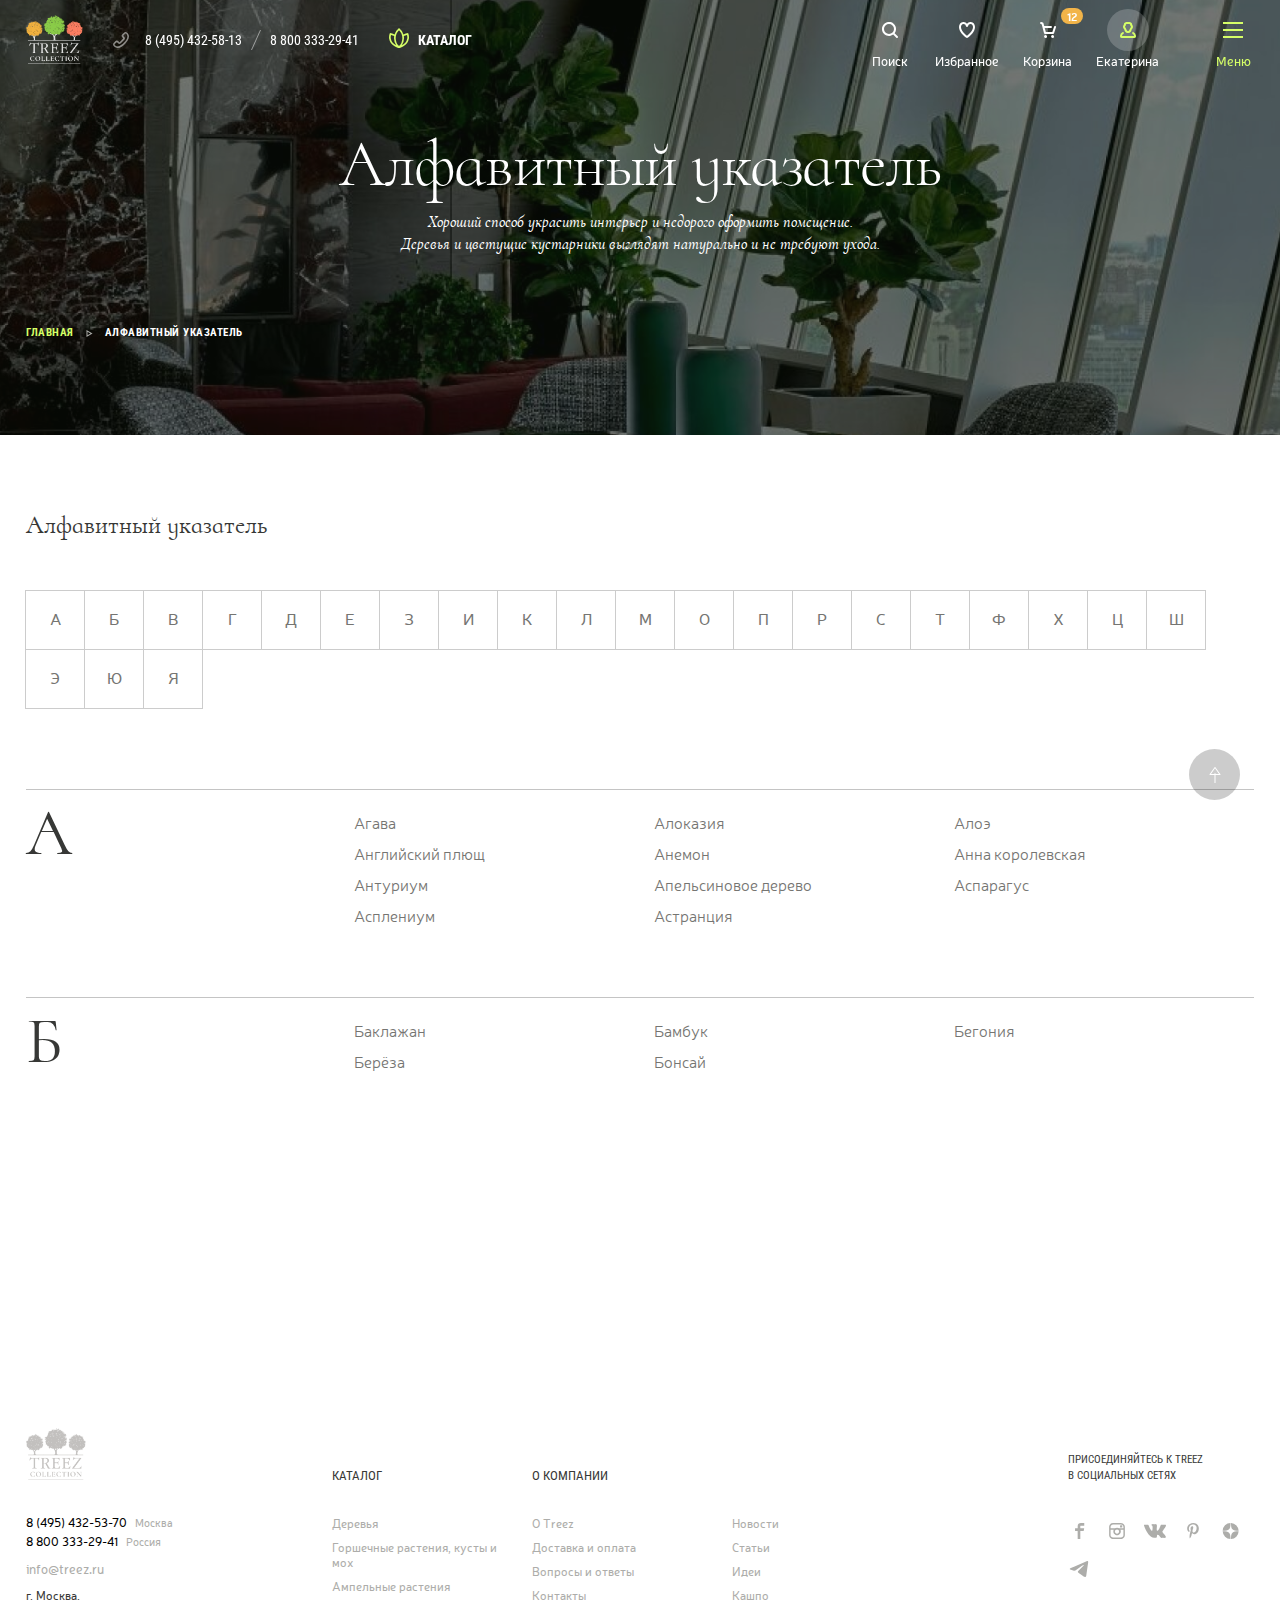
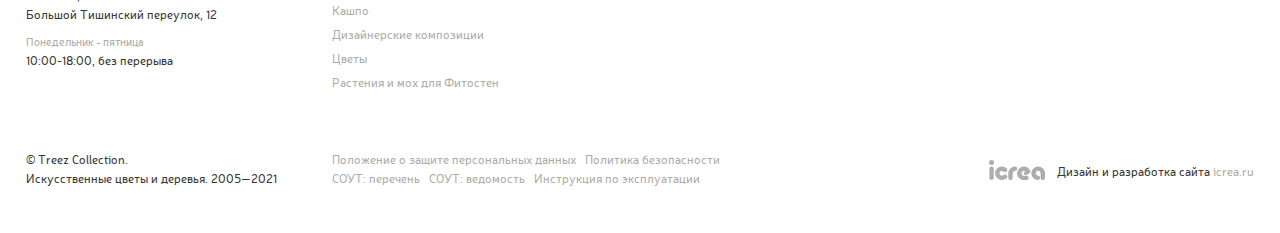
<file: alphabet.html>
<!DOCTYPE html>
<html lang="ru">

<head>
	<meta charset="UTF-8">
	<meta http-equiv="X-UA-Compatible" content="IE=edge">
	<meta name="viewport" content="width=device-width, initial-scale=1.0">
	<title>TREEZ - Алфавитный указатель</title>
	<meta property="og:title" content="TREEZ - Алфавитный указатель">
	<meta property="og:description" content="Description">
	<meta property="og:url" content="/">
	<meta property="og:site_name" content="TREEZ - Алфавитный указатель">
	<!-- styles -->
	<link rel="stylesheet" href="css/vendor.min.css">
	<link rel="stylesheet" href="css/app.min.css">
</head>

<body>
	<!-- wrapper -->
	<div class="wrapper">
		<!-- header -->
		<header class="header header--transparent" id="header">
			<div class="header__fixed">
				<div class="container">
					<div class="header__wrapper">
						<div class="header__inner">
							<a href="index.html" class="header__logotype">
								<img src="img/logotype.png" alt="TREEZ" class="header__logotype-img default">
								<img src="img/logotype-white.png" alt="TREEZ" class="header__logotype-img white">
							</a>
							<ul class="header__contacts header__inner">
								<li class="header__contacts-item">
									<a href="tel:84954325813" class="header__contacts-link">
										<svg>
											<use xlink:href="img/sprite.svg#icon-phone"></use>
										</svg>
										<span>8 (495) 432-58-13</span>
									</a>
								</li>
								<li class="header__contacts-item">
									<a href="tel:88003332941" class="header__contacts-link">
										<span>8 800 333-29-41</span>
									</a>
								</li>
							</ul>
							<a href="catalog.html" class="c-catalog header__catalog">
								<svg class="c-catalog__icon">
									<use xlink:href="img/sprite.svg#icon-catalog"></use>
								</svg>
								<span class="c-catalog__title">Каталог</span>
							</a>
						</div>
						<div class="header__inner">
							<div class="header__inner">
								<div class="header-control header__control">
									<a href="#" class="header-control__btn" id="search-toggle">
										<div class="header-control__btn-icon">
											<svg>
												<use xlink:href="img/sprite.svg#icon-search"></use>
											</svg>
										</div>
										<span class="header-control__btn-title">Поиск</span>
									</a>
								</div>
								<div class="header-control header__control">
									<a href="#" class="header-control__btn">
										<div class="header-control__btn-icon">
											<svg>
												<use xlink:href="img/sprite.svg#icon-favorite"></use>
											</svg>
										</div>
										<span class="header-control__btn-title">Избранное</span>
									</a>
								</div>
								<div class="header-control header__control">
									<a href="#" class="header-control__btn">
										<div class="header-control__btn-icon">
											<svg>
												<use xlink:href="img/sprite.svg#icon-cart"></use>
											</svg>
										</div>
										<span class="header-control__btn-title">Корзина</span>
										<span class="header-control__btn-value">12</span>
									</a>
								</div>
								<!-- <div class="header-control header__control">
                            <a href="#" class="header-control__btn modal-btn" data-id="modal-auth">
                                <div class="header-control__btn-icon">
                                    <svg>
                                        <use xlink:href="img/sprite.svg#icon-user"></use>
                                    </svg>
                                </div>
                                <span class="header-control__btn-title">Войти</span>
                            </a>
                        </div> -->
								<div class="header-control header__control">
									<a href="#" class="header-control__btn is--active">
										<div class="header-control__btn-icon">
											<svg>
												<use xlink:href="img/sprite.svg#icon-user"></use>
											</svg>
										</div>
										<span class="header-control__btn-title">Екатерина</span>
									</a>
								</div>
							</div>
							<button class="hamburger" id="hamburger-toggle">
								<div class="hamburger__group">
									<span class="hamburger__inner"></span>
									<span class="hamburger__inner"></span>
									<span class="hamburger__inner"></span>
								</div>
								<span class="hamburger__title">Меню</span>
							</button>
						</div>
					</div>
					<div class="header__menu">
						<div class="menu" id="menu">
							<div class="menu__wrap">
								<div class="menu__wrapper">
									<div class="menu__block">
										<ul class="menu__list">
											<li class="menu__item">
												<a href="#" class="menu__link">Каталог</a>
											</li>
										</ul>
										<ul class="menu__list">
											<li class="menu__item">
												<a href="#" class="menu__link">Деревья <sup class="menu__value">157</sup> <sup class="menu__value menu__value--new">+12</sup></a>
											</li>
											<li class="menu__item">
												<a href="#" class="menu__link">Горшечные растения и кусты <sup class="menu__value">17</sup> <sup class="menu__value menu__value--new">+2</sup></a>
											</li>
											<li class="menu__item">
												<a href="#" class="menu__link">Ампельные растения <sup class="menu__value">157</sup></a>
											</li>
											<li class="menu__item">
												<a href="#" class="menu__link">Кашпо <sup class="menu__value">107</sup> <sup class="menu__value menu__value--new">+20</sup></a>
											</li>
											<li class="menu__item">
												<a href="#" class="menu__link">Дизайнерские композиции <sup class="menu__value">157</sup> <sup class="menu__value menu__value--new">+50</sup></a>
											</li>
											<li class="menu__item">
												<a href="#" class="menu__link">Цветы <sup class="menu__value">65</sup> <sup class="menu__value menu__value--new">+5</sup></a>
											</li>
										</ul>
									</div>
									<div class="menu__block">
										<ul class="menu__list">
											<li class="menu__item">
												<a href="#" class="menu__link menu__link--plug"></a>
											</li>
										</ul>
										<a href="#" class="menu__price-list">
											<picture class="menu__img">
												<img src="img/price-list.jpg" alt="Price list">
											</picture>
											<span class="menu__help">Прайс-листы и каталоги</span>
										</a>
									</div>
									<div class="menu__block">
										<ul class="menu__list">
											<li class="menu__item">
												<a href="#" class="menu__link menu__link--plug"></a>
											</li>
										</ul>
										<ul class="menu__list">
											<li class="menu__item">
												<a href="#" class="menu__link menu__link--sm">О Treez</a>
											</li>
											<li class="menu__item">
												<a href="#" class="menu__link menu__link--sm">Партнерам</a>
											</li>
											<li class="menu__item">
												<a href="#" class="menu__link menu__link--sm">Доставка и оплата</a>
											</li>
											<li class="menu__item">
												<a href="#" class="menu__link menu__link--sm">Вопросы и ответы</a>
											</li>
											<li class="menu__item">
												<a href="#" class="menu__link menu__link--sm">Контакты</a>
											</li>
										</ul>
										<ul class="menu__list">
											<li class="menu__item">
												<a href="#" class="menu__link menu__link--sm">Подарочный сертификат</a>
											</li>
											<li class="menu__item">
												<a href="#" class="menu__link menu__link--sm">Новости</a>
											</li>
										</ul>
									</div>
								</div>
							</div>
						</div>
					</div>
					<div class="header__search">
						<div class="search" id="search">
							<div class="search__wrap">
								<div class="search__wrapper">
									<span class="search__subtitle">Быстрый поиск товара</span>
									<div class="search__main">
										<form action="#" class="search__controls" data-ajaxblock=".search__dropdown" data-type="GET" data-noloader="true" data-suggest-url="/ajax/quick-search.php" novalidate="true">
											<input type="text" class="search__input" placeholder="Введите текст для поиска">
											<button class="search__btn-search">
												<svg>
													<use xlink:href="img/sprite.svg#icon-search"></use>
												</svg>
												<span>Найти</span>
											</button>
										</form>
										<div class="search__dropdown"></div>
									</div>
								</div>
							</div>
						</div>
					</div>
					<div class="header__overlay"></div>
				</div>
			</div>
		</header>
		<!-- end of header -->
		<!-- content -->
		<div class="wrapper__content">
			<!-- page top -->
			<section class="page-top" id="page-top" style="background-image: url(img/catalog-bg.jpg);">
				<div class="container">
					<div class="page-top__wrap">
						<div class="page-top__body">
							<h1 class="page-top__heading">Алфавитный указатель</h1>
							<p class="page-top__description">
								Хороший способ украсить интерьер и недорого оформить помещение.
								<br>
								Деревья и цветущие кустарники выглядят натурально и не требуют ухода.
							</p>
						</div>
						<div class="page-top__inner">
							<div class="breadcrumb page-top__breadcrumb" aria-label="Breadcrumb">
								<ol class="breadcrumb__list">
									<li class="breadcrumb__item">
										<a href="index.html" class="breadcrumb__link">Главная</a>
									</li>
									<li class="breadcrumb__item">
										<a href="alphabet.html" class="breadcrumb__link">Алфавитный указатель</a>
									</li>
								</ol>
							</div>
						</div>
					</div>
				</div>
			</section>
			<!-- end of page top -->
			<!-- alphabet -->
			<section class="alphabet" id="alphabet">
				<div class="container">
					<div class="alphabet__wrap">
						<span class="alphabet__heading">Алфавитный указатель</span>
						<div class="alphabet-letters alphabet__letters">
							<ul class="alphabet-letters__list">
								<li class="alphabet-letters__item">
									<a href="#" class="alphabet-letters__link">А</a>
								</li>
								<li class="alphabet-letters__item">
									<a href="#" class="alphabet-letters__link">Б</a>
								</li>
								<li class="alphabet-letters__item">
									<a href="#" class="alphabet-letters__link">В</a>
								</li>
								<li class="alphabet-letters__item">
									<a href="#" class="alphabet-letters__link">Г</a>
								</li>
								<li class="alphabet-letters__item">
									<a href="#" class="alphabet-letters__link">Д</a>
								</li>
								<li class="alphabet-letters__item">
									<a href="#" class="alphabet-letters__link">Е</a>
								</li>
								<li class="alphabet-letters__item">
									<a href="#" class="alphabet-letters__link">З</a>
								</li>
								<li class="alphabet-letters__item">
									<a href="#" class="alphabet-letters__link">И</a>
								</li>
								<li class="alphabet-letters__item">
									<a href="#" class="alphabet-letters__link">К</a>
								</li>
								<li class="alphabet-letters__item">
									<a href="#" class="alphabet-letters__link">Л</a>
								</li>
								<li class="alphabet-letters__item">
									<a href="#" class="alphabet-letters__link">М</a>
								</li>
								<li class="alphabet-letters__item">
									<a href="#" class="alphabet-letters__link">О</a>
								</li>
								<li class="alphabet-letters__item">
									<a href="#" class="alphabet-letters__link">П</a>
								</li>
								<li class="alphabet-letters__item">
									<a href="#" class="alphabet-letters__link">Р</a>
								</li>
								<li class="alphabet-letters__item">
									<a href="#" class="alphabet-letters__link">С</a>
								</li>
								<li class="alphabet-letters__item">
									<a href="#" class="alphabet-letters__link">Т</a>
								</li>
								<li class="alphabet-letters__item">
									<a href="#" class="alphabet-letters__link">Ф</a>
								</li>
								<li class="alphabet-letters__item">
									<a href="#" class="alphabet-letters__link">Х</a>
								</li>
								<li class="alphabet-letters__item">
									<a href="#" class="alphabet-letters__link">Ц</a>
								</li>
								<li class="alphabet-letters__item">
									<a href="#" class="alphabet-letters__link">Ш</a>
								</li>
								<li class="alphabet-letters__item">
									<a href="#" class="alphabet-letters__link">Э</a>
								</li>
								<li class="alphabet-letters__item">
									<a href="#" class="alphabet-letters__link">Ю</a>
								</li>
								<li class="alphabet-letters__item">
									<a href="#" class="alphabet-letters__link">Я</a>
								</li>
							</ul>
						</div>
						<div class="alphabet__wrapper">
							<div class="alphabet__item">
								<span class="alphabet__letter">А</span>
								<ul class="alphabet-list alphabet__list">
									<li class="alphabet-list__item">
										<a href="#" class="alphabet-list__link">Агава</a>
									</li>
									<li class="alphabet-list__item">
										<a href="#" class="alphabet-list__link">Алоказия</a>
									</li>
									<li class="alphabet-list__item">
										<a href="#" class="alphabet-list__link">Алоэ</a>
									</li>
									<li class="alphabet-list__item">
										<a href="#" class="alphabet-list__link">Английский плющ</a>
									</li>
									<li class="alphabet-list__item">
										<a href="#" class="alphabet-list__link">Анемон</a>
									</li>
									<li class="alphabet-list__item">
										<a href="#" class="alphabet-list__link">Анна королевская</a>
									</li>
									<li class="alphabet-list__item">
										<a href="#" class="alphabet-list__link">Антуриум</a>
									</li>
									<li class="alphabet-list__item">
										<a href="#" class="alphabet-list__link">Апельсиновое дерево</a>
									</li>
									<li class="alphabet-list__item">
										<a href="#" class="alphabet-list__link">Аспарагус</a>
									</li>
									<li class="alphabet-list__item">
										<a href="#" class="alphabet-list__link">Асплениум</a>
									</li>
									<li class="alphabet-list__item">
										<a href="#" class="alphabet-list__link">Астранция</a>
									</li>
								</ul>
							</div>
							<div class="alphabet__item">
								<span class="alphabet__letter">Б</span>
								<ul class="alphabet-list alphabet__list">
									<li class="alphabet-list__item">
										<a href="#" class="alphabet-list__link">Баклажан</a>
									</li>
									<li class="alphabet-list__item">
										<a href="#" class="alphabet-list__link">Бамбук</a>
									</li>
									<li class="alphabet-list__item">
										<a href="#" class="alphabet-list__link">Бегония</a>
									</li>
									<li class="alphabet-list__item">
										<a href="#" class="alphabet-list__link">Берёза</a>
									</li>
									<li class="alphabet-list__item">
										<a href="#" class="alphabet-list__link">Бонсай</a>
									</li>
								</ul>
							</div>
						</div>
					</div>
				</div>
			</section>
			<!-- end of alphabet -->
		</div>
		<!-- end of content -->
		<!-- footer -->
		<footer class="footer @@footer" id="footer">
			<div class="container">
				<div class="footer__main">
					<div class="footer__block footer__block--info">
						<a href="index.html" class="footer__logotype">
							<img src="img/logotype-grey.png" alt="TREEZ">
						</a>
						<p class="footer__text">
							<a href="tel:84954325370">8 (495) 432-53-70</a>
							<span>Москва</span><br>
							<a href="tel:88003332941">8 800 333-29-41</a>
							<span>Россия</span>
						</p>
						<a href="mailto:info@treez.ru" class="footer__text footer__text--accent">info@treez.ru</a>
						<p class="footer__text">
							г. Москва,<br>
							Большой Тишинский переулок, 12
						</p>
						<p class="footer__text">
							<span>Понедельник - пятница</span><br>
							10:00-18:00, без перерыва
						</p>
					</div>
					<div class="footer__block">
						<span class="footer__title">Каталог</span>
						<ul class="footer__list">
							<li class="footer__item">
								<a href="#" class="footer__link">Деревья</a>
							</li>
							<li class="footer__item">
								<a href="#" class="footer__link">Горшечные растения, кусты и мох</a>
							</li>
							<li class="footer__item">
								<a href="#" class="footer__link">Ампельные растения</a>
							</li>
							<li class="footer__item">
								<a href="#" class="footer__link">Кашпо</a>
							</li>
							<li class="footer__item">
								<a href="#" class="footer__link">Дизайнерские композиции</a>
							</li>
							<li class="footer__item">
								<a href="#" class="footer__link">Цветы</a>
							</li>
							<li class="footer__item">
								<a href="#" class="footer__link">Растения и мох для Фитостен</a>
							</li>
						</ul>
					</div>
					<div class="footer__block">
						<span class="footer__title">О КОМПАНИИ</span>
						<ul class="footer__list">
							<li class="footer__item">
								<a href="#" class="footer__link">О Treez</a>
							</li>
							<li class="footer__item">
								<a href="#" class="footer__link">Доставка и оплата</a>
							</li>
							<li class="footer__item">
								<a href="#" class="footer__link">Вопросы и ответы</a>
							</li>
							<li class="footer__item">
								<a href="#" class="footer__link">Контакты</a>
							</li>
						</ul>
					</div>
					<div class="footer__block footer__block--tablet">
						<ul class="footer__list">
							<li class="footer__item">
								<a href="#" class="footer__link">Положение о защите персональных данных</a>
							</li>
							<li class="footer__item">
								<a href="#" class="footer__link">Политика безопасности</a>
							</li>
							<li class="footer__item">
								<a href="#" class="footer__link">СОУТ: перечень</a>
							</li>
							<li class="footer__item">
								<a href="#" class="footer__link">СОУТ: ведомость</a>
							</li>
							<li class="footer__item">
								<a href="#" class="footer__link">Инструкция по эксплуатации</a>
							</li>
						</ul>
					</div>
					<div class="footer__block footer__block--short-list">
						<span class="footer__title footer__title--plug"></span>
						<ul class="footer__list">
							<li class="footer__item">
								<a href="#" class="footer__link">Новости</a>
							</li>
							<li class="footer__item">
								<a href="#" class="footer__link">Статьи</a>
							</li>
							<li class="footer__item">
								<a href="#" class="footer__link">Идеи</a>
							</li>
							<li class="footer__item">
								<a href="#" class="footer__link">Кашпо</a>
							</li>
						</ul>
					</div>
					<div class="footer__block footer__block--social">
						<span class="footer__subtitle">Присоединяйтесь к treez <br>в социальных сетях</span>
						<div class="c-socmedia footer__socmedia">
							<ul class="c-socmedia__list">
								<li class="c-socmedia__item">
									<a href="#" class="c-socmedia__link">
										<svg class="c-socmedia__icon">
											<use xlink:href="img/sprite.svg#icon-facebook"></use>
										</svg>
									</a>
								</li>
								<li class="c-socmedia__item">
									<a href="#" class="c-socmedia__link">
										<svg class="c-socmedia__icon">
											<use xlink:href="img/sprite.svg#icon-instagram"></use>
										</svg>
									</a>
								</li>
								<li class="c-socmedia__item">
									<a href="#" class="c-socmedia__link">
										<svg class="c-socmedia__icon">
											<use xlink:href="img/sprite.svg#icon-vk"></use>
										</svg>
									</a>
								</li>
								<li class="c-socmedia__item">
									<a href="#" class="c-socmedia__link">
										<svg class="c-socmedia__icon">
											<use xlink:href="img/sprite.svg#icon-pinterest"></use>
										</svg>
									</a>
								</li>
								<li class="c-socmedia__item">
									<a href="#" class="c-socmedia__link">
										<svg class="c-socmedia__icon">
											<use xlink:href="img/sprite.svg#icon-dzen"></use>
										</svg>
									</a>
								</li>
								<li class="c-socmedia__item">
									<a href="#" class="c-socmedia__link">
										<svg class="c-socmedia__icon">
											<use xlink:href="img/sprite.svg#icon-telegram"></use>
										</svg>
									</a>
								</li>
							</ul>
						</div>
					</div>
				</div>
				<div class="footer__bottom">
					<div class="footer__block footer__block--copyright">
						<p class="footer__copyright">
							© Treez Collection.<br>
							Искусственные цветы и деревья. 2005—2021
						</p>
					</div>
					<div class="footer__block footer__block--list footer__block--no-tablet">
						<ul class="footer__list footer__list--flex">
							<li class="footer__item">
								<a href="#" class="footer__link">Положение о защите персональных данных</a>
							</li>
							<li class="footer__item">
								<a href="#" class="footer__link">Политика безопасности</a>
							</li>
							<li class="footer__item">
								<a href="#" class="footer__link">СОУТ: перечень</a>
							</li>
							<li class="footer__item">
								<a href="#" class="footer__link">СОУТ: ведомость</a>
							</li>
							<li class="footer__item">
								<a href="#" class="footer__link">Инструкция по эксплуатации</a>
							</li>
						</ul>
					</div>
					<div class="footer__block footer__block--design-by">
						<div class="c-design-by">
							<picture class="c-design-by__img">
								<img src="img/icrea.svg" alt="icrea">
							</picture>
							<p class="c-design-by__text">Дизайн и разработка сайта <a href="icrea.ru" target="_blank">icrea.ru</a></p>
						</div>
					</div>
				</div>
			</div>
		</footer>
		<!-- end of footer -->
		<a href="#header" class="c-up-btn fixed">
			<svg class="c-up-btn__icon">
				<use xlink:href="img/sprite.svg#icon-arrow-top"></use>
			</svg>
		</a>
	</div>
	<!-- end of wrapper -->
	<!-- modal -->
	<div class="modal fixed" id="modal-auth">
		<button class="modal__close-btn modal__close-btn--mobile modal__close" aria-label="Закрыть">
			<svg class="modal__close-icon">
				<use xlink:href="img/sprite.svg#icon-close"></use>
			</svg>
		</button>
		<div class="modal__scroll">
			<div class="modal__wrap">
				<button class="modal__close-btn modal__close-btn--desktop modal__close" aria-label="Закрыть">
					<svg class="modal__close-icon">
						<use xlink:href="img/sprite.svg#icon-close"></use>
					</svg>
				</button>
				<div class="modal__wrapper modal__wrapper--flex">
					<div class="modal__tabs">
						<button class="modal__tab is--active" data-modal-tab="left">Авторизация</button>
						<button class="modal__tab" data-modal-tab="right">Регистрация</button>
					</div>
					<div class="modal__left is--active">
						<div class="modal__main">
							<div class="modal__top">
								<h3 class="modal__heading">Авторизация</h3>
							</div>
							<div class="modal__body">
								<div class="modal__holder is--active" data-auth-form="login">
									<div class="modal__notification">
										<p class="modal__notification-text">
											После авторизации, возможно, у вас не будет доступа к 3D моделям и изображениям.<br><br>
											Для получения доступа необходимо обратиться к своему менеджеру.
										</p>
									</div>
									<form action="#" class="modal__form">
										<!-- add class 'is--active' for visible -->
										<div class="form-error">
											<span class="form-error__title">Неверный логин или пароль.</span>
										</div>
										<div class="input-field modal__input">
											<div class="input-field__inner">
												<input type="email" id="auth-email" class="input-field__input" placeholder="Введите свой e-mail">
											</div>
											<label for="auth-email" class="input-field__label">E-MAIL *</label>
										</div>
										<div class="input-field modal__input">
											<div class="input-field__inner">
												<input type="password" id="auth-password" class="input-field__input" placeholder="Введите пароль">
												<button class="input-field__visibility-btn">
													<span class="input-field__visibility-icon"></span>
													<span class="input-field__visibility-title">показать</span>
												</button>
											</div>
											<label for="auth-password" class="input-field__label">пароль *</label>
										</div>
										<div class="modal__inner">
											<div class="square-checkbox square-checkbox--default modal__checkbox">
												<input type="checkbox" class="square-checkbox__input" id="save-data">
												<label for="save-data" class="square-checkbox__group">
													<span class="square-checkbox__icon"></span>
													<span class="square-checkbox__title">Запомнить</span>
												</label>
											</div>
											<a href="#" class="modal__link modal-auth-trigger" data-auth-form="restore">Восстановить пароль</a>
										</div>
										<div class="c-socauth modal__socauth">
											<div class="c-socauth__top">
												<span class="c-socauth__title">Войти через соцсети:</span>
												<span class="c-socauth__help">Необходим действующий аккаунт</span>
											</div>
											<ul class="c-socauth__list">
												<li class="c-socauth__item">
													<a href="#" class="c-socauth__link">
														<svg class="c-socauth__icon">
															<use xlink:href="img/sprite.svg#icon-google-color"></use>
														</svg>
													</a>
												</li>
												<li class="c-socauth__item">
													<a href="#" class="c-socauth__link">
														<svg class="c-socauth__icon">
															<use xlink:href="img/sprite.svg#icon-vk-color"></use>
														</svg>
													</a>
												</li>
												<li class="c-socauth__item">
													<a href="#" class="c-socauth__link">
														<svg class="c-socauth__icon">
															<use xlink:href="img/sprite.svg#icon-facebook-color"></use>
														</svg>
													</a>
												</li>
												<li class="c-socauth__item">
													<a href="#" class="c-socauth__link">
														<svg class="c-socauth__icon">
															<use xlink:href="img/sprite.svg#icon-apple-color"></use>
														</svg>
													</a>
												</li>
											</ul>
										</div>
										<div class="modal__bottom">
											<button class="modal__btn btn">Войти</button>
										</div>
									</form>
								</div>
								<div class="modal__holder" data-auth-form="restore">
									<form action="#" class="modal__form">
										<div class="modal__content content">
											<p>
												Для восстановления пароля введите Ваш e-mail, указанный при регистрации
											</p>
										</div>
										<div class="input-field modal__input">
											<div class="input-field__inner">
												<input type="email" id="auth-email-restore" class="input-field__input" placeholder="Введите свой e-mail">
											</div>
											<label for="auth-email" class="input-field__label">E-MAIL *</label>
										</div>
										<div class="modal__inner">
											<a href="#" class="modal__link modal-auth-trigger" data-auth-form="login">Авторизация</a>
										</div>
										<div class="modal__bottom">
											<button class="modal__btn btn">Отправить</button>
										</div>
									</form>
								</div>
							</div>
						</div>
					</div>
					<div class="modal__right">
						<div class="modal__main">
							<div class="modal__top">
								<h3 class="modal__heading">Новый пользователь</h3>
							</div>
							<div class="modal__body">
								<div class="modal__holder is--active">
									<div class="modal__notification">
										<p class="modal__notification-text">
											Получение доступа к 3D моделям и изображениям возможно только после проверки аккаунта.
										</p>
									</div>
									<form action="#" class="modal__form">
										<!-- add class 'is--active' for visible -->
										<div class="form-error">
											<span class="form-error__title">Неверный логин или пароль.</span>
										</div>
										<div class="input-field modal__input">
											<div class="input-field__inner">
												<input type="email" id="register-email" class="input-field__input" placeholder="Введите свой e-mail" required>
											</div>
											<label for="register-email" class="input-field__label">E-MAIL *</label>
										</div>
										<div class="modal__content content">
											<p class="accent">
												Внимание! Регистрация только для юридических лиц, ИП и специалистов. Обратите внимание, что компания не работает с частными лицами.
											</p>
											<p>
												Внимание! После первичной регистрации просим максимально правильно заполнять все поля. Важно! Представителей юридических фирм регистрироваться как Юридическое лицо, для ИП так же есть специальная форма регистрации. Это необходимо, чтобы ваши заказы правильно обрабатывались.
											</p>
										</div>
										<div class="modal__checkboxes">
											<div class="square-checkbox square-checkbox--default square-checkbox--sm modal__checkbox">
												<input type="checkbox" class="square-checkbox__input" id="subscribe-email">
												<label for="subscribe-email" class="square-checkbox__group">
													<span class="square-checkbox__icon"></span>
													<span class="square-checkbox__title">Подписаться на рассылку</span>
												</label>
											</div>
											<div class="square-checkbox square-checkbox--default square-checkbox--sm modal__checkbox">
												<input type="checkbox" class="square-checkbox__input" id="conditions-data" required>
												<label for="conditions-data" class="square-checkbox__group">
													<span class="square-checkbox__icon"></span>
													<span class="square-checkbox__title">Я подтверждаю, что я старше 18 лет и принимаю <a href="#">условия работы сайта</a></span>
												</label>
											</div>
										</div>
										<div class="modal__bottom">
											<button class="modal__btn btn">Зарегистрироваться</button>
										</div>
									</form>
								</div>
							</div>
						</div>
					</div>
				</div>
			</div>
		</div>
		<div class="modal__overlay"></div>
	</div>
	<div class="modal fixed" id="modal-password">
		<button class="modal__close-btn modal__close-btn--mobile modal__close" aria-label="Закрыть">
			<svg class="modal__close-icon">
				<use xlink:href="img/sprite.svg#icon-close"></use>
			</svg>
		</button>
		<div class="modal__scroll">
			<div class="modal__wrap modal__wrap--sm">
				<button class="modal__close-btn modal__close-btn--desktop modal__close" aria-label="Закрыть">
					<svg class="modal__close-icon">
						<use xlink:href="img/sprite.svg#icon-close"></use>
					</svg>
				</button>
				<div class="modal__wrapper">
					<div class="modal__main">
						<div class="modal__top">
							<h3 class="modal__heading">Введите пароль</h3>
						</div>
						<div class="modal__body">
							<form action="#" class="modal__form">
								<!-- add class 'is--active' for visible -->
								<div class="form-error">
									<span class="form-error__title">Неверный логин или пароль.</span>
								</div>
								<div class="input-field modal__input">
									<div class="input-field__inner">
										<input type="password" id="auth-password" class="input-field__input" placeholder="Введите пароль">
										<button class="input-field__visibility-btn">
											<span class="input-field__visibility-icon"></span>
											<span class="input-field__visibility-title">показать</span>
										</button>
									</div>
									<label for="auth-password" class="input-field__label">пароль *</label>
								</div>
								<div class="modal__bottom">
									<button class="modal__btn btn">Войти</button>
								</div>
							</form>
						</div>
					</div>
				</div>
			</div>
		</div>
		<div class="modal__overlay"></div>
	</div>
	<!-- end of modal -->
	<!-- scripts -->
	<script src="js/vendor.min.js"></script>
	<script src="js/app.min.js"></script>
</body>

</html>
</file>
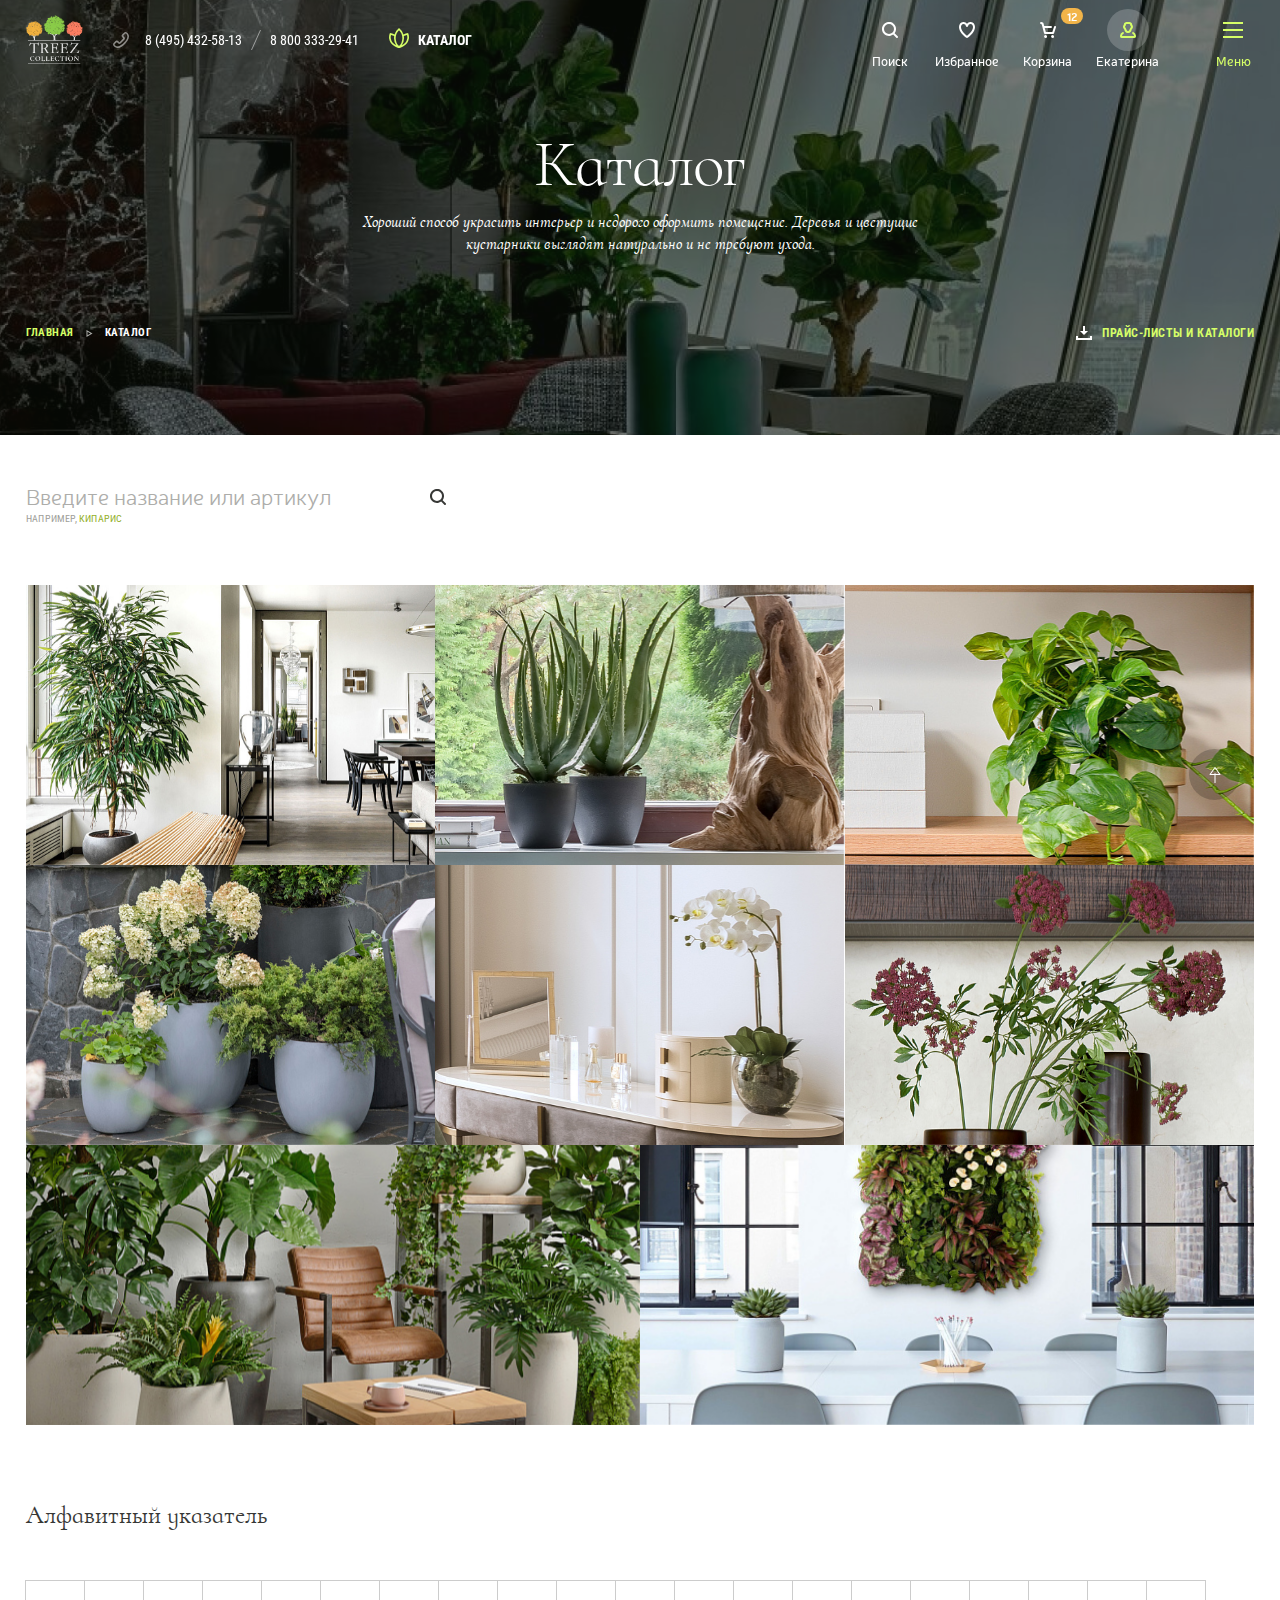
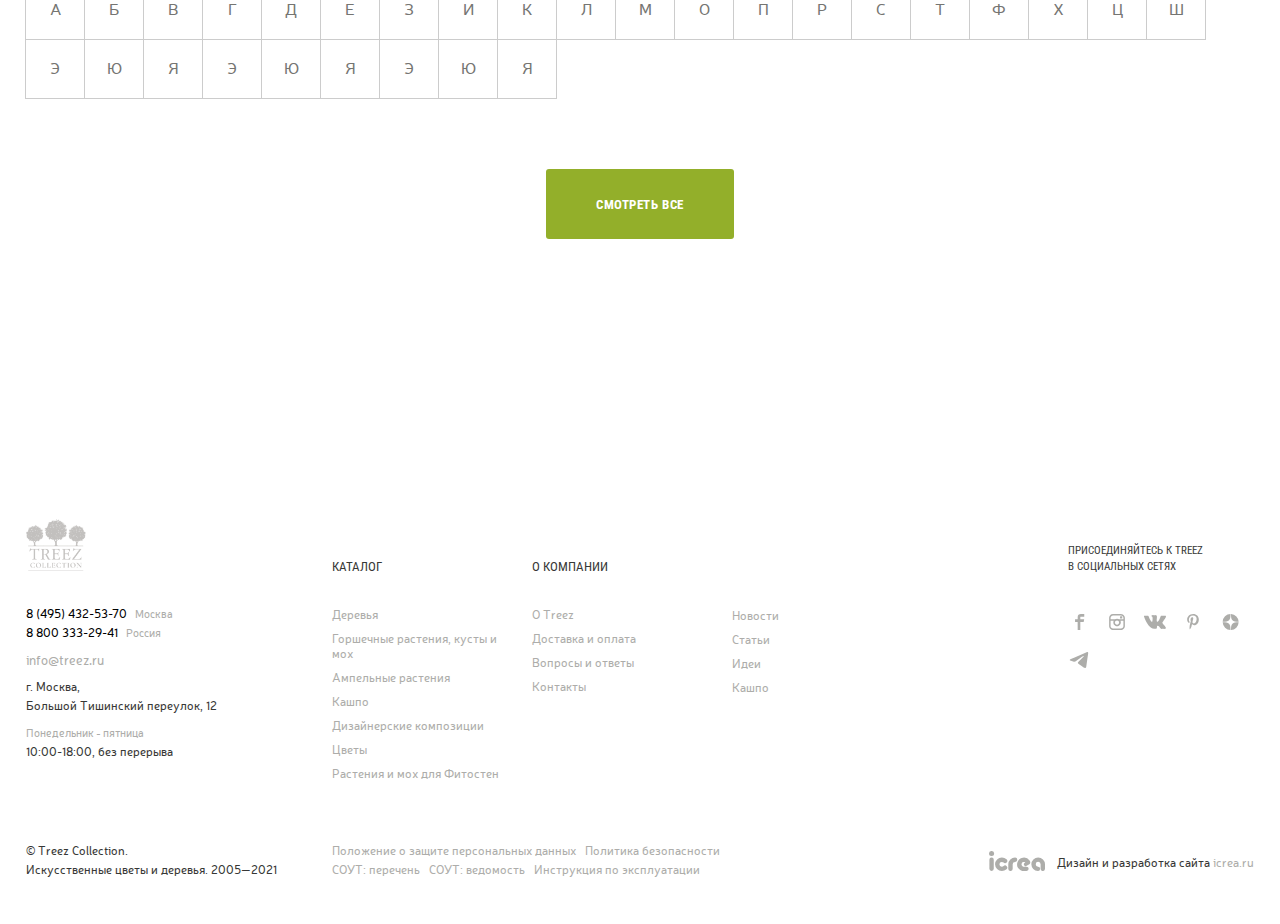
<file: catalog.html>
<!DOCTYPE html>
<html lang="ru">

<head>
	<meta charset="UTF-8">
	<meta http-equiv="X-UA-Compatible" content="IE=edge">
	<meta name="viewport" content="width=device-width, initial-scale=1.0">
	<title>TREEZ - Каталог</title>
	<meta property="og:title" content="TREEZ - Каталог">
	<meta property="og:description" content="Description">
	<meta property="og:url" content="/">
	<meta property="og:site_name" content="TREEZ - Каталог">
	<!-- styles -->
	<link rel="stylesheet" href="css/vendor.min.css">
	<link rel="stylesheet" href="css/app.min.css">
</head>

<body>
	<!-- wrapper -->
	<div class="wrapper">
		<!-- header -->
		<header class="header header--transparent" id="header">
			<div class="header__fixed">
				<div class="container">
					<div class="header__wrapper">
						<div class="header__inner">
							<a href="index.html" class="header__logotype">
								<img src="img/logotype.png" alt="TREEZ" class="header__logotype-img default">
								<img src="img/logotype-white.png" alt="TREEZ" class="header__logotype-img white">
							</a>
							<ul class="header__contacts header__inner">
								<li class="header__contacts-item">
									<a href="tel:84954325813" class="header__contacts-link">
										<svg>
											<use xlink:href="img/sprite.svg#icon-phone"></use>
										</svg>
										<span>8 (495) 432-58-13</span>
									</a>
								</li>
								<li class="header__contacts-item">
									<a href="tel:88003332941" class="header__contacts-link">
										<span>8 800 333-29-41</span>
									</a>
								</li>
							</ul>
							<a href="catalog.html" class="c-catalog header__catalog">
								<svg class="c-catalog__icon">
									<use xlink:href="img/sprite.svg#icon-catalog"></use>
								</svg>
								<span class="c-catalog__title">Каталог</span>
							</a>
						</div>
						<div class="header__inner">
							<div class="header__inner">
								<div class="header-control header__control">
									<a href="#" class="header-control__btn" id="search-toggle">
										<div class="header-control__btn-icon">
											<svg>
												<use xlink:href="img/sprite.svg#icon-search"></use>
											</svg>
										</div>
										<span class="header-control__btn-title">Поиск</span>
									</a>
								</div>
								<div class="header-control header__control">
									<a href="#" class="header-control__btn">
										<div class="header-control__btn-icon">
											<svg>
												<use xlink:href="img/sprite.svg#icon-favorite"></use>
											</svg>
										</div>
										<span class="header-control__btn-title">Избранное</span>
									</a>
								</div>
								<div class="header-control header__control">
									<a href="#" class="header-control__btn">
										<div class="header-control__btn-icon">
											<svg>
												<use xlink:href="img/sprite.svg#icon-cart"></use>
											</svg>
										</div>
										<span class="header-control__btn-title">Корзина</span>
										<span class="header-control__btn-value">12</span>
									</a>
								</div>
								<!-- <div class="header-control header__control">
                            <a href="#" class="header-control__btn modal-btn" data-id="modal-auth">
                                <div class="header-control__btn-icon">
                                    <svg>
                                        <use xlink:href="img/sprite.svg#icon-user"></use>
                                    </svg>
                                </div>
                                <span class="header-control__btn-title">Войти</span>
                            </a>
                        </div> -->
								<div class="header-control header__control">
									<a href="#" class="header-control__btn is--active">
										<div class="header-control__btn-icon">
											<svg>
												<use xlink:href="img/sprite.svg#icon-user"></use>
											</svg>
										</div>
										<span class="header-control__btn-title">Екатерина</span>
									</a>
								</div>
							</div>
							<button class="hamburger" id="hamburger-toggle">
								<div class="hamburger__group">
									<span class="hamburger__inner"></span>
									<span class="hamburger__inner"></span>
									<span class="hamburger__inner"></span>
								</div>
								<span class="hamburger__title">Меню</span>
							</button>
						</div>
					</div>
					<div class="header__menu">
						<div class="menu" id="menu">
							<div class="menu__wrap">
								<div class="menu__wrapper">
									<div class="menu__block">
										<ul class="menu__list">
											<li class="menu__item">
												<a href="#" class="menu__link">Каталог</a>
											</li>
										</ul>
										<ul class="menu__list">
											<li class="menu__item">
												<a href="#" class="menu__link">Деревья <sup class="menu__value">157</sup> <sup class="menu__value menu__value--new">+12</sup></a>
											</li>
											<li class="menu__item">
												<a href="#" class="menu__link">Горшечные растения и кусты <sup class="menu__value">17</sup> <sup class="menu__value menu__value--new">+2</sup></a>
											</li>
											<li class="menu__item">
												<a href="#" class="menu__link">Ампельные растения <sup class="menu__value">157</sup></a>
											</li>
											<li class="menu__item">
												<a href="#" class="menu__link">Кашпо <sup class="menu__value">107</sup> <sup class="menu__value menu__value--new">+20</sup></a>
											</li>
											<li class="menu__item">
												<a href="#" class="menu__link">Дизайнерские композиции <sup class="menu__value">157</sup> <sup class="menu__value menu__value--new">+50</sup></a>
											</li>
											<li class="menu__item">
												<a href="#" class="menu__link">Цветы <sup class="menu__value">65</sup> <sup class="menu__value menu__value--new">+5</sup></a>
											</li>
										</ul>
									</div>
									<div class="menu__block">
										<ul class="menu__list">
											<li class="menu__item">
												<a href="#" class="menu__link menu__link--plug"></a>
											</li>
										</ul>
										<a href="#" class="menu__price-list">
											<picture class="menu__img">
												<img src="img/price-list.jpg" alt="Price list">
											</picture>
											<span class="menu__help">Прайс-листы и каталоги</span>
										</a>
									</div>
									<div class="menu__block">
										<ul class="menu__list">
											<li class="menu__item">
												<a href="#" class="menu__link menu__link--plug"></a>
											</li>
										</ul>
										<ul class="menu__list">
											<li class="menu__item">
												<a href="#" class="menu__link menu__link--sm">О Treez</a>
											</li>
											<li class="menu__item">
												<a href="#" class="menu__link menu__link--sm">Партнерам</a>
											</li>
											<li class="menu__item">
												<a href="#" class="menu__link menu__link--sm">Доставка и оплата</a>
											</li>
											<li class="menu__item">
												<a href="#" class="menu__link menu__link--sm">Вопросы и ответы</a>
											</li>
											<li class="menu__item">
												<a href="#" class="menu__link menu__link--sm">Контакты</a>
											</li>
										</ul>
										<ul class="menu__list">
											<li class="menu__item">
												<a href="#" class="menu__link menu__link--sm">Подарочный сертификат</a>
											</li>
											<li class="menu__item">
												<a href="#" class="menu__link menu__link--sm">Новости</a>
											</li>
										</ul>
									</div>
								</div>
							</div>
						</div>
					</div>
					<div class="header__search">
						<div class="search" id="search">
							<div class="search__wrap">
								<div class="search__wrapper">
									<span class="search__subtitle">Быстрый поиск товара</span>
									<div class="search__main">
										<form action="#" class="search__controls" data-ajaxblock=".search__dropdown" data-type="GET" data-noloader="true" data-suggest-url="/ajax/quick-search.php" novalidate="true">
											<input type="text" class="search__input" placeholder="Введите текст для поиска">
											<button class="search__btn-search">
												<svg>
													<use xlink:href="img/sprite.svg#icon-search"></use>
												</svg>
												<span>Найти</span>
											</button>
										</form>
										<div class="search__dropdown"></div>
									</div>
								</div>
							</div>
						</div>
					</div>
					<div class="header__overlay"></div>
				</div>
			</div>
		</header>
		<!-- end of header -->
		<!-- content -->
		<div class="wrapper__content">
			<!-- page top -->
			<section class="page-top" id="page-top" style="background-image: url(img/catalog-bg.jpg);">
				<div class="container">
					<div class="page-top__wrap">
						<div class="page-top__body">
							<h1 class="page-top__heading">Каталог</h1>
							<p class="page-top__description">
								Хороший способ украсить интерьер и недорого оформить помещение. Деревья и цветущие кустарники выглядят натурально и не требуют ухода.
							</p>
						</div>
						<div class="page-top__inner">
							<div class="breadcrumb page-top__breadcrumb" aria-label="Breadcrumb">
								<ol class="breadcrumb__list">
									<li class="breadcrumb__item">
										<a href="index.html" class="breadcrumb__link">Главная</a>
									</li>
									<li class="breadcrumb__item">
										<a href="catalog.html" class="breadcrumb__link">Каталог</a>
									</li>
								</ol>
							</div>
							<div class="page-top__controls">
								<a href="#" class="other-links page-top__control">
									<svg>
										<use xlink:href="img/sprite.svg#icon-download"></use>
									</svg>
									<span>Прайс-листы и каталоги</span>
								</a>
							</div>
						</div>
					</div>
				</div>
			</section>
			<!-- end of page top -->
			<!-- page search -->
			<div class="page-search">
				<div class="container">
					<form action="#" class="page-search__form">
						<div class="page-search__block">
							<input type="text" class="page-search__input" placeholder="Введите название или артикул">
							<span class="page-search__help">например, <a href="#" data-value="Кипарис">Кипарис</a></span>
						</div>
						<button class="page-search__btn">
							<svg>
								<use xlink:href="img/sprite.svg#icon-search"></use>
							</svg>
						</button>
					</form>
				</div>
			</div>
			<!-- end of page search -->
			<!-- categories -->
			<div class="categories" id="categories">
				<div class="container">
					<div class="categories__wrapper">
						<article class="categories__item">
							<a href="products.html" class="categories__img">
								<img src="img/categories-01.jpg" alt="Image">
								<div class="categories__body">
									<div class="categories__top">
										<span class="categories__value">250</span>
									</div>
									<div class="categories__center">
										<svg class="categories__icon">
											<use xlink:href="img/sprite.svg#icon-categories-icon"></use>
										</svg>
									</div>
									<div class="categories__bottom">
										<svg class="categories__arrow">
											<use xlink:href="img/sprite.svg#icon-arrow-next"></use>
										</svg>
									</div>
								</div>
							</a>
							<a href="products.html" class="categories__name">Деревья</a>
						</article>
						<article class="categories__item">
							<a href="products.html" class="categories__img">
								<img src="img/categories-02.jpg" alt="Image">
								<div class="categories__body">
									<div class="categories__top">
										<span class="categories__value">219</span>
									</div>
									<div class="categories__center">
										<svg class="categories__icon">
											<use xlink:href="img/sprite.svg#icon-categories-icon"></use>
										</svg>
									</div>
									<div class="categories__bottom">
										<svg class="categories__arrow">
											<use xlink:href="img/sprite.svg#icon-arrow-next"></use>
										</svg>
									</div>
								</div>
							</a>
							<a href="products.html" class="categories__name">Растения, кусты, мох и трава</a>
						</article>
						<article class="categories__item">
							<a href="products.html" class="categories__img">
								<img src="img/categories-03.jpg" alt="Image">
								<div class="categories__body">
									<div class="categories__top">
										<span class="categories__value">63</span>
									</div>
									<div class="categories__center">
										<svg class="categories__icon">
											<use xlink:href="img/sprite.svg#icon-categories-icon"></use>
										</svg>
									</div>
									<div class="categories__bottom">
										<svg class="categories__arrow">
											<use xlink:href="img/sprite.svg#icon-arrow-next"></use>
										</svg>
									</div>
								</div>
							</a>
							<a href="products.html" class="categories__name">Ампельные растения</a>
						</article>
						<article class="categories__item">
							<a href="products.html" class="categories__img">
								<img src="img/categories-04.jpg" alt="Image">
								<div class="categories__body">
									<div class="categories__top">
										<span class="categories__value">254</span>
									</div>
									<div class="categories__center">
										<svg class="categories__icon">
											<use xlink:href="img/sprite.svg#icon-categories-icon"></use>
										</svg>
									</div>
									<div class="categories__bottom">
										<svg class="categories__arrow">
											<use xlink:href="img/sprite.svg#icon-arrow-next"></use>
										</svg>
									</div>
								</div>
							</a>
							<a href="products.html" class="categories__name">Кашпо</a>
						</article>
						<article class="categories__item">
							<a href="products.html" class="categories__img">
								<img src="img/categories-05.jpg" alt="Image">
								<div class="categories__body">
									<div class="categories__top">
										<span class="categories__value">11</span>
									</div>
									<div class="categories__center">
										<svg class="categories__icon">
											<use xlink:href="img/sprite.svg#icon-categories-icon"></use>
										</svg>
									</div>
									<div class="categories__bottom">
										<svg class="categories__arrow">
											<use xlink:href="img/sprite.svg#icon-arrow-next"></use>
										</svg>
									</div>
								</div>
							</a>
							<a href="products.html" class="categories__name">Дизайнерские композиции</a>
						</article>
						<article class="categories__item">
							<a href="products.html" class="categories__img">
								<img src="img/categories-06.jpg" alt="Image">
								<div class="categories__body">
									<div class="categories__top">
										<span class="categories__value">233</span>
									</div>
									<div class="categories__center">
										<svg class="categories__icon">
											<use xlink:href="img/sprite.svg#icon-categories-icon"></use>
										</svg>
									</div>
									<div class="categories__bottom">
										<svg class="categories__arrow">
											<use xlink:href="img/sprite.svg#icon-arrow-next"></use>
										</svg>
									</div>
								</div>
							</a>
							<a href="products.html" class="categories__name">Цветы</a>
						</article>
						<article class="categories__item">
							<a href="products.html" class="categories__img">
								<img src="img/categories-07.jpg" alt="Image">
								<div class="categories__body">
									<div class="categories__top">
										<span class="categories__value">233</span>
									</div>
									<div class="categories__center">
										<svg class="categories__icon">
											<use xlink:href="img/sprite.svg#icon-categories-icon"></use>
										</svg>
									</div>
									<div class="categories__bottom">
										<svg class="categories__arrow">
											<use xlink:href="img/sprite.svg#icon-arrow-next"></use>
										</svg>
									</div>
								</div>
							</a>
							<a href="products.html" class="categories__name">Товары с 3D-моделями</a>
						</article>
						<article class="categories__item">
							<a href="products.html" class="categories__img">
								<img src="img/categories-08.jpg" alt="Image">
								<div class="categories__body">
									<div class="categories__top">
										<span class="categories__value">127</span>
									</div>
									<div class="categories__center">
										<svg class="categories__icon">
											<use xlink:href="img/sprite.svg#icon-categories-icon"></use>
										</svg>
									</div>
									<div class="categories__bottom">
										<svg class="categories__arrow">
											<use xlink:href="img/sprite.svg#icon-arrow-next"></use>
										</svg>
									</div>
								</div>
							</a>
							<a href="products.html" class="categories__name">Растения и мох для Фитостен</a>
						</article>
					</div>
				</div>
			</div>
			<!-- end of categories -->
			<!-- alphabet -->
			<div class="alphabet" id="alphabet">
				<div class="container">
					<div class="alphabet__wrap alphabet__wrap--bg">
						<span class="alphabet__heading">Алфавитный указатель</span>
						<div class="alphabet-letters alphabet__letters">
							<ul class="alphabet-letters__list">
								<li class="alphabet-letters__item">
									<a href="#" class="alphabet-letters__link">А</a>
								</li>
								<li class="alphabet-letters__item">
									<a href="#" class="alphabet-letters__link">Б</a>
								</li>
								<li class="alphabet-letters__item">
									<a href="#" class="alphabet-letters__link">В</a>
								</li>
								<li class="alphabet-letters__item">
									<a href="#" class="alphabet-letters__link">Г</a>
								</li>
								<li class="alphabet-letters__item">
									<a href="#" class="alphabet-letters__link">Д</a>
								</li>
								<li class="alphabet-letters__item">
									<a href="#" class="alphabet-letters__link">Е</a>
								</li>
								<li class="alphabet-letters__item">
									<a href="#" class="alphabet-letters__link">З</a>
								</li>
								<li class="alphabet-letters__item">
									<a href="#" class="alphabet-letters__link">И</a>
								</li>
								<li class="alphabet-letters__item">
									<a href="#" class="alphabet-letters__link">К</a>
								</li>
								<li class="alphabet-letters__item">
									<a href="#" class="alphabet-letters__link">Л</a>
								</li>
								<li class="alphabet-letters__item">
									<a href="#" class="alphabet-letters__link">М</a>
								</li>
								<li class="alphabet-letters__item">
									<a href="#" class="alphabet-letters__link">О</a>
								</li>
								<li class="alphabet-letters__item">
									<a href="#" class="alphabet-letters__link">П</a>
								</li>
								<li class="alphabet-letters__item">
									<a href="#" class="alphabet-letters__link">Р</a>
								</li>
								<li class="alphabet-letters__item">
									<a href="#" class="alphabet-letters__link">С</a>
								</li>
								<li class="alphabet-letters__item">
									<a href="#" class="alphabet-letters__link">Т</a>
								</li>
								<li class="alphabet-letters__item">
									<a href="#" class="alphabet-letters__link">Ф</a>
								</li>
								<li class="alphabet-letters__item">
									<a href="#" class="alphabet-letters__link">Х</a>
								</li>
								<li class="alphabet-letters__item">
									<a href="#" class="alphabet-letters__link">Ц</a>
								</li>
								<li class="alphabet-letters__item">
									<a href="#" class="alphabet-letters__link">Ш</a>
								</li>
								<li class="alphabet-letters__item">
									<a href="#" class="alphabet-letters__link">Э</a>
								</li>
								<li class="alphabet-letters__item">
									<a href="#" class="alphabet-letters__link">Ю</a>
								</li>
								<li class="alphabet-letters__item">
									<a href="#" class="alphabet-letters__link">Я</a>
								</li>
								<li class="alphabet-letters__item">
									<a href="#" class="alphabet-letters__link">Э</a>
								</li>
								<li class="alphabet-letters__item">
									<a href="#" class="alphabet-letters__link">Ю</a>
								</li>
								<li class="alphabet-letters__item">
									<a href="#" class="alphabet-letters__link">Я</a>
								</li>
								<li class="alphabet-letters__item">
									<a href="#" class="alphabet-letters__link">Э</a>
								</li>
								<li class="alphabet-letters__item">
									<a href="#" class="alphabet-letters__link">Ю</a>
								</li>
								<li class="alphabet-letters__item">
									<a href="#" class="alphabet-letters__link">Я</a>
								</li>
							</ul>
						</div>
						<a href="alphabet.html" class="alphabet__more btn">Смотреть все</a>
					</div>
				</div>
			</div>
			<!-- end of alphabet -->
		</div>
		<!-- end of content -->
		<!-- footer -->
		<footer class="footer @@footer" id="footer">
			<div class="container">
				<div class="footer__main">
					<div class="footer__block footer__block--info">
						<a href="index.html" class="footer__logotype">
							<img src="img/logotype-grey.png" alt="TREEZ">
						</a>
						<p class="footer__text">
							<a href="tel:84954325370">8 (495) 432-53-70</a>
							<span>Москва</span><br>
							<a href="tel:88003332941">8 800 333-29-41</a>
							<span>Россия</span>
						</p>
						<a href="mailto:info@treez.ru" class="footer__text footer__text--accent">info@treez.ru</a>
						<p class="footer__text">
							г. Москва,<br>
							Большой Тишинский переулок, 12
						</p>
						<p class="footer__text">
							<span>Понедельник - пятница</span><br>
							10:00-18:00, без перерыва
						</p>
					</div>
					<div class="footer__block">
						<span class="footer__title">Каталог</span>
						<ul class="footer__list">
							<li class="footer__item">
								<a href="#" class="footer__link">Деревья</a>
							</li>
							<li class="footer__item">
								<a href="#" class="footer__link">Горшечные растения, кусты и мох</a>
							</li>
							<li class="footer__item">
								<a href="#" class="footer__link">Ампельные растения</a>
							</li>
							<li class="footer__item">
								<a href="#" class="footer__link">Кашпо</a>
							</li>
							<li class="footer__item">
								<a href="#" class="footer__link">Дизайнерские композиции</a>
							</li>
							<li class="footer__item">
								<a href="#" class="footer__link">Цветы</a>
							</li>
							<li class="footer__item">
								<a href="#" class="footer__link">Растения и мох для Фитостен</a>
							</li>
						</ul>
					</div>
					<div class="footer__block">
						<span class="footer__title">О КОМПАНИИ</span>
						<ul class="footer__list">
							<li class="footer__item">
								<a href="#" class="footer__link">О Treez</a>
							</li>
							<li class="footer__item">
								<a href="#" class="footer__link">Доставка и оплата</a>
							</li>
							<li class="footer__item">
								<a href="#" class="footer__link">Вопросы и ответы</a>
							</li>
							<li class="footer__item">
								<a href="#" class="footer__link">Контакты</a>
							</li>
						</ul>
					</div>
					<div class="footer__block footer__block--tablet">
						<ul class="footer__list">
							<li class="footer__item">
								<a href="#" class="footer__link">Положение о защите персональных данных</a>
							</li>
							<li class="footer__item">
								<a href="#" class="footer__link">Политика безопасности</a>
							</li>
							<li class="footer__item">
								<a href="#" class="footer__link">СОУТ: перечень</a>
							</li>
							<li class="footer__item">
								<a href="#" class="footer__link">СОУТ: ведомость</a>
							</li>
							<li class="footer__item">
								<a href="#" class="footer__link">Инструкция по эксплуатации</a>
							</li>
						</ul>
					</div>
					<div class="footer__block footer__block--short-list">
						<span class="footer__title footer__title--plug"></span>
						<ul class="footer__list">
							<li class="footer__item">
								<a href="#" class="footer__link">Новости</a>
							</li>
							<li class="footer__item">
								<a href="#" class="footer__link">Статьи</a>
							</li>
							<li class="footer__item">
								<a href="#" class="footer__link">Идеи</a>
							</li>
							<li class="footer__item">
								<a href="#" class="footer__link">Кашпо</a>
							</li>
						</ul>
					</div>
					<div class="footer__block footer__block--social">
						<span class="footer__subtitle">Присоединяйтесь к treez <br>в социальных сетях</span>
						<div class="c-socmedia footer__socmedia">
							<ul class="c-socmedia__list">
								<li class="c-socmedia__item">
									<a href="#" class="c-socmedia__link">
										<svg class="c-socmedia__icon">
											<use xlink:href="img/sprite.svg#icon-facebook"></use>
										</svg>
									</a>
								</li>
								<li class="c-socmedia__item">
									<a href="#" class="c-socmedia__link">
										<svg class="c-socmedia__icon">
											<use xlink:href="img/sprite.svg#icon-instagram"></use>
										</svg>
									</a>
								</li>
								<li class="c-socmedia__item">
									<a href="#" class="c-socmedia__link">
										<svg class="c-socmedia__icon">
											<use xlink:href="img/sprite.svg#icon-vk"></use>
										</svg>
									</a>
								</li>
								<li class="c-socmedia__item">
									<a href="#" class="c-socmedia__link">
										<svg class="c-socmedia__icon">
											<use xlink:href="img/sprite.svg#icon-pinterest"></use>
										</svg>
									</a>
								</li>
								<li class="c-socmedia__item">
									<a href="#" class="c-socmedia__link">
										<svg class="c-socmedia__icon">
											<use xlink:href="img/sprite.svg#icon-dzen"></use>
										</svg>
									</a>
								</li>
								<li class="c-socmedia__item">
									<a href="#" class="c-socmedia__link">
										<svg class="c-socmedia__icon">
											<use xlink:href="img/sprite.svg#icon-telegram"></use>
										</svg>
									</a>
								</li>
							</ul>
						</div>
					</div>
				</div>
				<div class="footer__bottom">
					<div class="footer__block footer__block--copyright">
						<p class="footer__copyright">
							© Treez Collection.<br>
							Искусственные цветы и деревья. 2005—2021
						</p>
					</div>
					<div class="footer__block footer__block--list footer__block--no-tablet">
						<ul class="footer__list footer__list--flex">
							<li class="footer__item">
								<a href="#" class="footer__link">Положение о защите персональных данных</a>
							</li>
							<li class="footer__item">
								<a href="#" class="footer__link">Политика безопасности</a>
							</li>
							<li class="footer__item">
								<a href="#" class="footer__link">СОУТ: перечень</a>
							</li>
							<li class="footer__item">
								<a href="#" class="footer__link">СОУТ: ведомость</a>
							</li>
							<li class="footer__item">
								<a href="#" class="footer__link">Инструкция по эксплуатации</a>
							</li>
						</ul>
					</div>
					<div class="footer__block footer__block--design-by">
						<div class="c-design-by">
							<picture class="c-design-by__img">
								<img src="img/icrea.svg" alt="icrea">
							</picture>
							<p class="c-design-by__text">Дизайн и разработка сайта <a href="icrea.ru" target="_blank">icrea.ru</a></p>
						</div>
					</div>
				</div>
			</div>
		</footer>
		<!-- end of footer -->
		<a href="#header" class="c-up-btn fixed">
			<svg class="c-up-btn__icon">
				<use xlink:href="img/sprite.svg#icon-arrow-top"></use>
			</svg>
		</a>
	</div>
	<!-- end of wrapper -->
	<!-- modal -->
	<div class="modal fixed" id="modal-auth">
		<button class="modal__close-btn modal__close-btn--mobile modal__close" aria-label="Закрыть">
			<svg class="modal__close-icon">
				<use xlink:href="img/sprite.svg#icon-close"></use>
			</svg>
		</button>
		<div class="modal__scroll">
			<div class="modal__wrap">
				<button class="modal__close-btn modal__close-btn--desktop modal__close" aria-label="Закрыть">
					<svg class="modal__close-icon">
						<use xlink:href="img/sprite.svg#icon-close"></use>
					</svg>
				</button>
				<div class="modal__wrapper modal__wrapper--flex">
					<div class="modal__tabs">
						<button class="modal__tab is--active" data-modal-tab="left">Авторизация</button>
						<button class="modal__tab" data-modal-tab="right">Регистрация</button>
					</div>
					<div class="modal__left is--active">
						<div class="modal__main">
							<div class="modal__top">
								<h3 class="modal__heading">Авторизация</h3>
							</div>
							<div class="modal__body">
								<div class="modal__holder is--active" data-auth-form="login">
									<div class="modal__notification">
										<p class="modal__notification-text">
											После авторизации, возможно, у вас не будет доступа к 3D моделям и изображениям.<br><br>
											Для получения доступа необходимо обратиться к своему менеджеру.
										</p>
									</div>
									<form action="#" class="modal__form">
										<!-- add class 'is--active' for visible -->
										<div class="form-error">
											<span class="form-error__title">Неверный логин или пароль.</span>
										</div>
										<div class="input-field modal__input">
											<div class="input-field__inner">
												<input type="email" id="auth-email" class="input-field__input" placeholder="Введите свой e-mail">
											</div>
											<label for="auth-email" class="input-field__label">E-MAIL *</label>
										</div>
										<div class="input-field modal__input">
											<div class="input-field__inner">
												<input type="password" id="auth-password" class="input-field__input" placeholder="Введите пароль">
												<button class="input-field__visibility-btn">
													<span class="input-field__visibility-icon"></span>
													<span class="input-field__visibility-title">показать</span>
												</button>
											</div>
											<label for="auth-password" class="input-field__label">пароль *</label>
										</div>
										<div class="modal__inner">
											<div class="square-checkbox square-checkbox--default modal__checkbox">
												<input type="checkbox" class="square-checkbox__input" id="save-data">
												<label for="save-data" class="square-checkbox__group">
													<span class="square-checkbox__icon"></span>
													<span class="square-checkbox__title">Запомнить</span>
												</label>
											</div>
											<a href="#" class="modal__link modal-auth-trigger" data-auth-form="restore">Восстановить пароль</a>
										</div>
										<div class="c-socauth modal__socauth">
											<div class="c-socauth__top">
												<span class="c-socauth__title">Войти через соцсети:</span>
												<span class="c-socauth__help">Необходим действующий аккаунт</span>
											</div>
											<ul class="c-socauth__list">
												<li class="c-socauth__item">
													<a href="#" class="c-socauth__link">
														<svg class="c-socauth__icon">
															<use xlink:href="img/sprite.svg#icon-google-color"></use>
														</svg>
													</a>
												</li>
												<li class="c-socauth__item">
													<a href="#" class="c-socauth__link">
														<svg class="c-socauth__icon">
															<use xlink:href="img/sprite.svg#icon-vk-color"></use>
														</svg>
													</a>
												</li>
												<li class="c-socauth__item">
													<a href="#" class="c-socauth__link">
														<svg class="c-socauth__icon">
															<use xlink:href="img/sprite.svg#icon-facebook-color"></use>
														</svg>
													</a>
												</li>
												<li class="c-socauth__item">
													<a href="#" class="c-socauth__link">
														<svg class="c-socauth__icon">
															<use xlink:href="img/sprite.svg#icon-apple-color"></use>
														</svg>
													</a>
												</li>
											</ul>
										</div>
										<div class="modal__bottom">
											<button class="modal__btn btn">Войти</button>
										</div>
									</form>
								</div>
								<div class="modal__holder" data-auth-form="restore">
									<form action="#" class="modal__form">
										<div class="modal__content content">
											<p>
												Для восстановления пароля введите Ваш e-mail, указанный при регистрации
											</p>
										</div>
										<div class="input-field modal__input">
											<div class="input-field__inner">
												<input type="email" id="auth-email-restore" class="input-field__input" placeholder="Введите свой e-mail">
											</div>
											<label for="auth-email" class="input-field__label">E-MAIL *</label>
										</div>
										<div class="modal__inner">
											<a href="#" class="modal__link modal-auth-trigger" data-auth-form="login">Авторизация</a>
										</div>
										<div class="modal__bottom">
											<button class="modal__btn btn">Отправить</button>
										</div>
									</form>
								</div>
							</div>
						</div>
					</div>
					<div class="modal__right">
						<div class="modal__main">
							<div class="modal__top">
								<h3 class="modal__heading">Новый пользователь</h3>
							</div>
							<div class="modal__body">
								<div class="modal__holder is--active">
									<div class="modal__notification">
										<p class="modal__notification-text">
											Получение доступа к 3D моделям и изображениям возможно только после проверки аккаунта.
										</p>
									</div>
									<form action="#" class="modal__form">
										<!-- add class 'is--active' for visible -->
										<div class="form-error">
											<span class="form-error__title">Неверный логин или пароль.</span>
										</div>
										<div class="input-field modal__input">
											<div class="input-field__inner">
												<input type="email" id="register-email" class="input-field__input" placeholder="Введите свой e-mail" required>
											</div>
											<label for="register-email" class="input-field__label">E-MAIL *</label>
										</div>
										<div class="modal__content content">
											<p class="accent">
												Внимание! Регистрация только для юридических лиц, ИП и специалистов. Обратите внимание, что компания не работает с частными лицами.
											</p>
											<p>
												Внимание! После первичной регистрации просим максимально правильно заполнять все поля. Важно! Представителей юридических фирм регистрироваться как Юридическое лицо, для ИП так же есть специальная форма регистрации. Это необходимо, чтобы ваши заказы правильно обрабатывались.
											</p>
										</div>
										<div class="modal__checkboxes">
											<div class="square-checkbox square-checkbox--default square-checkbox--sm modal__checkbox">
												<input type="checkbox" class="square-checkbox__input" id="subscribe-email">
												<label for="subscribe-email" class="square-checkbox__group">
													<span class="square-checkbox__icon"></span>
													<span class="square-checkbox__title">Подписаться на рассылку</span>
												</label>
											</div>
											<div class="square-checkbox square-checkbox--default square-checkbox--sm modal__checkbox">
												<input type="checkbox" class="square-checkbox__input" id="conditions-data" required>
												<label for="conditions-data" class="square-checkbox__group">
													<span class="square-checkbox__icon"></span>
													<span class="square-checkbox__title">Я подтверждаю, что я старше 18 лет и принимаю <a href="#">условия работы сайта</a></span>
												</label>
											</div>
										</div>
										<div class="modal__bottom">
											<button class="modal__btn btn">Зарегистрироваться</button>
										</div>
									</form>
								</div>
							</div>
						</div>
					</div>
				</div>
			</div>
		</div>
		<div class="modal__overlay"></div>
	</div>
	<div class="modal fixed" id="modal-password">
		<button class="modal__close-btn modal__close-btn--mobile modal__close" aria-label="Закрыть">
			<svg class="modal__close-icon">
				<use xlink:href="img/sprite.svg#icon-close"></use>
			</svg>
		</button>
		<div class="modal__scroll">
			<div class="modal__wrap modal__wrap--sm">
				<button class="modal__close-btn modal__close-btn--desktop modal__close" aria-label="Закрыть">
					<svg class="modal__close-icon">
						<use xlink:href="img/sprite.svg#icon-close"></use>
					</svg>
				</button>
				<div class="modal__wrapper">
					<div class="modal__main">
						<div class="modal__top">
							<h3 class="modal__heading">Введите пароль</h3>
						</div>
						<div class="modal__body">
							<form action="#" class="modal__form">
								<!-- add class 'is--active' for visible -->
								<div class="form-error">
									<span class="form-error__title">Неверный логин или пароль.</span>
								</div>
								<div class="input-field modal__input">
									<div class="input-field__inner">
										<input type="password" id="auth-password" class="input-field__input" placeholder="Введите пароль">
										<button class="input-field__visibility-btn">
											<span class="input-field__visibility-icon"></span>
											<span class="input-field__visibility-title">показать</span>
										</button>
									</div>
									<label for="auth-password" class="input-field__label">пароль *</label>
								</div>
								<div class="modal__bottom">
									<button class="modal__btn btn">Войти</button>
								</div>
							</form>
						</div>
					</div>
				</div>
			</div>
		</div>
		<div class="modal__overlay"></div>
	</div>
	<!-- end of modal -->
	<!-- scripts -->
	<script src="js/vendor.min.js"></script>
	<script src="js/app.min.js"></script>
</body>

</html>
</file>
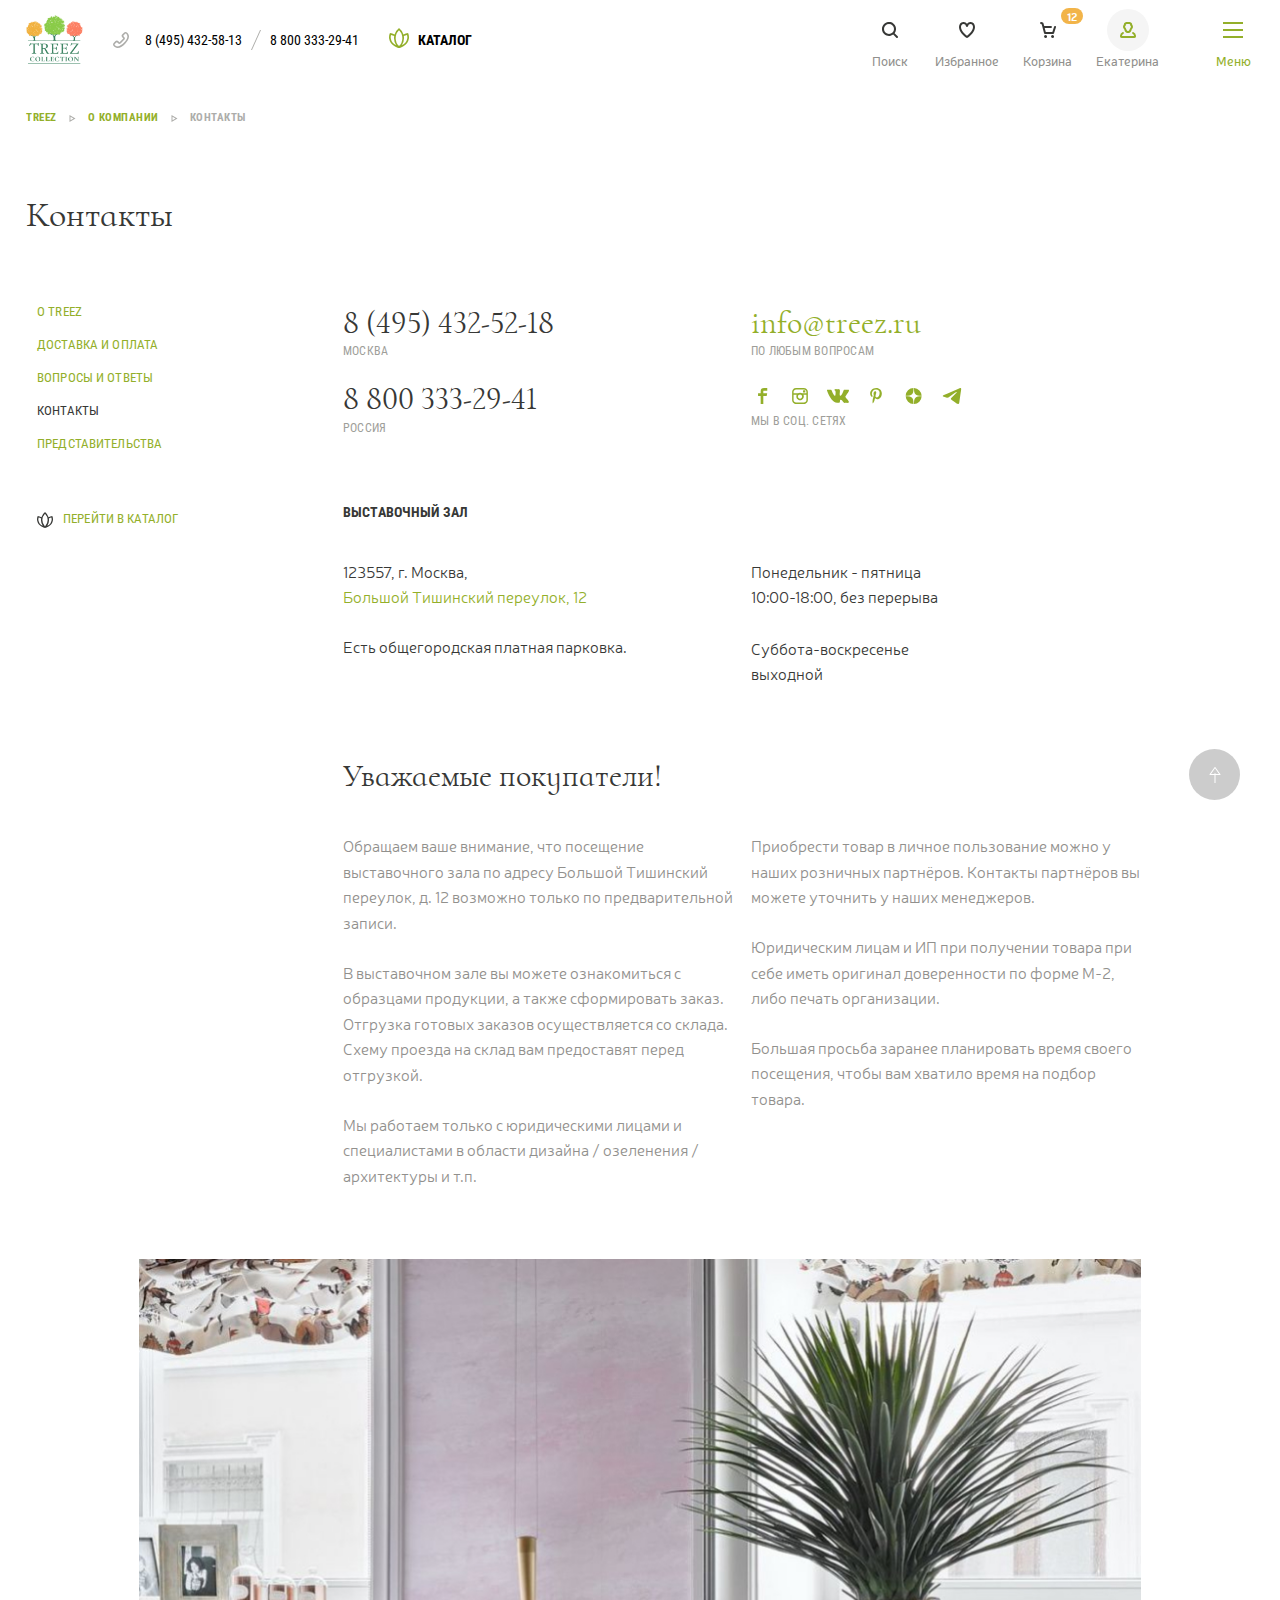
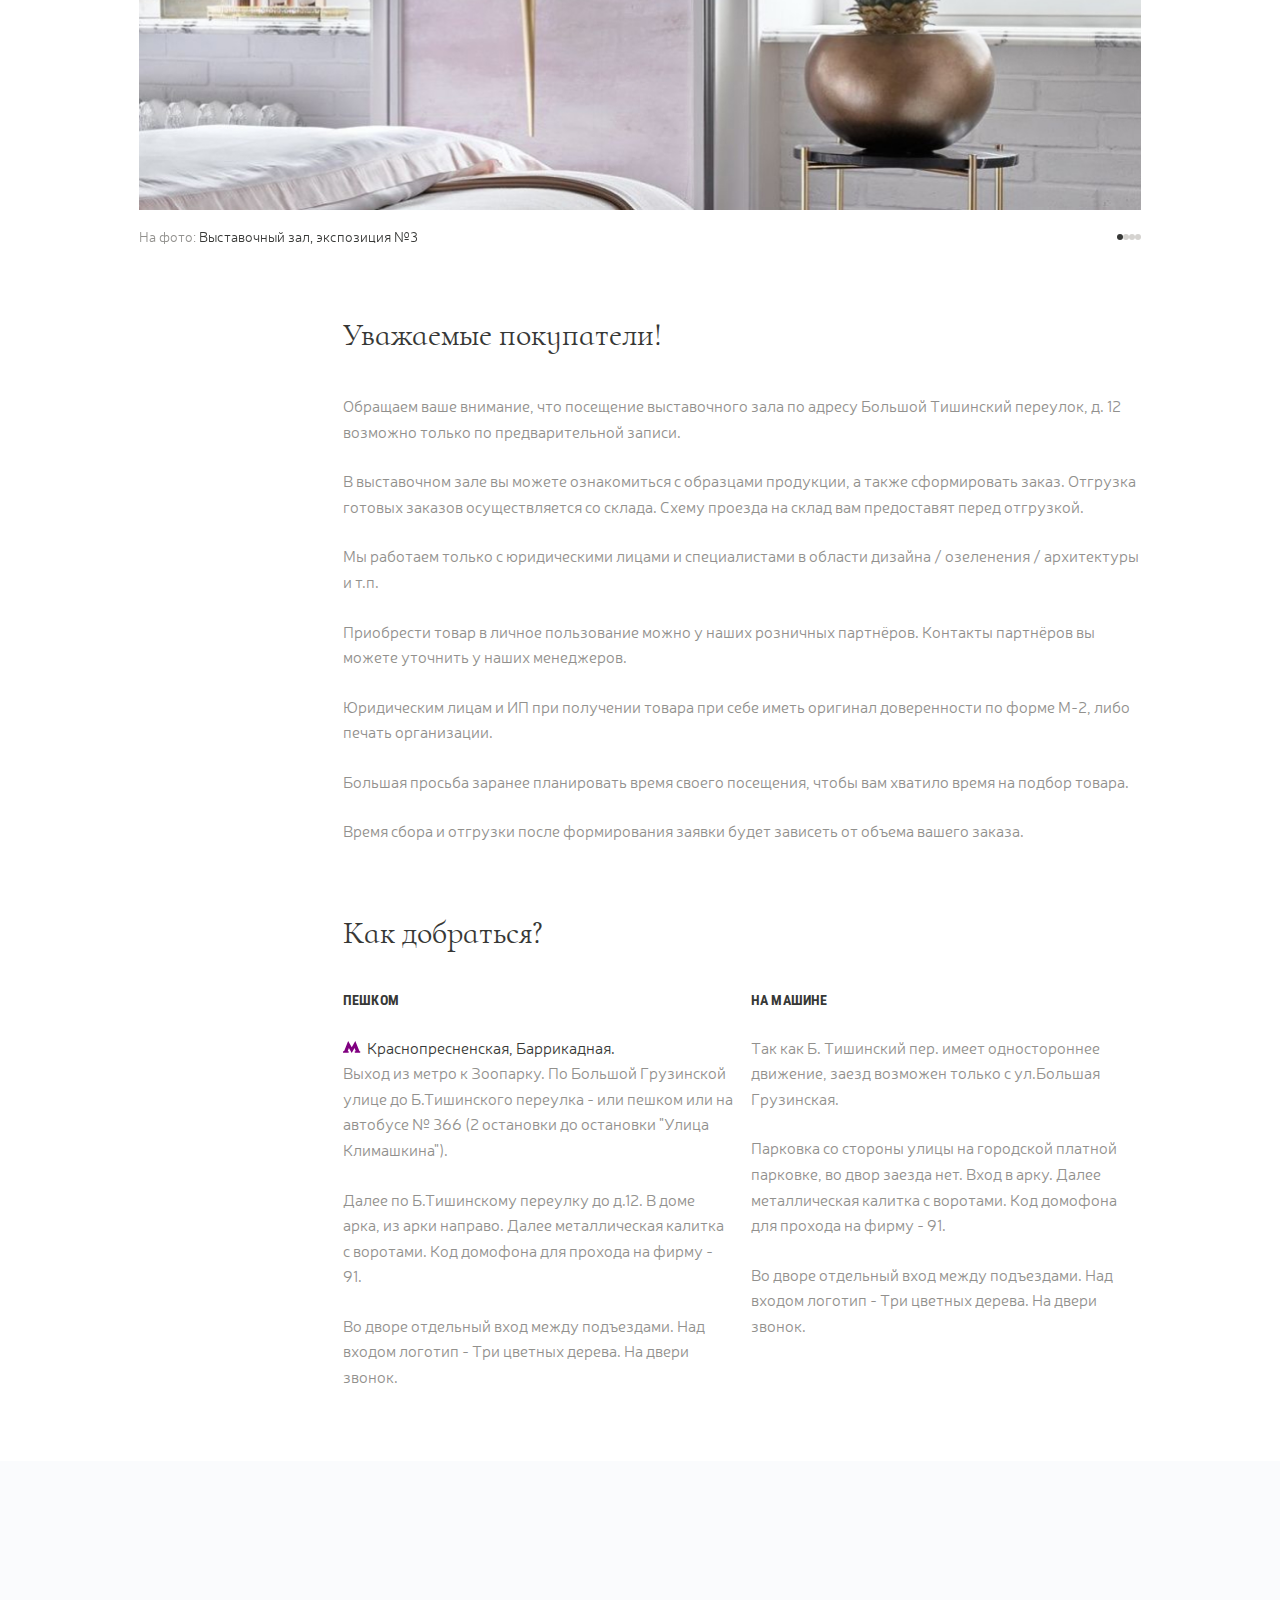
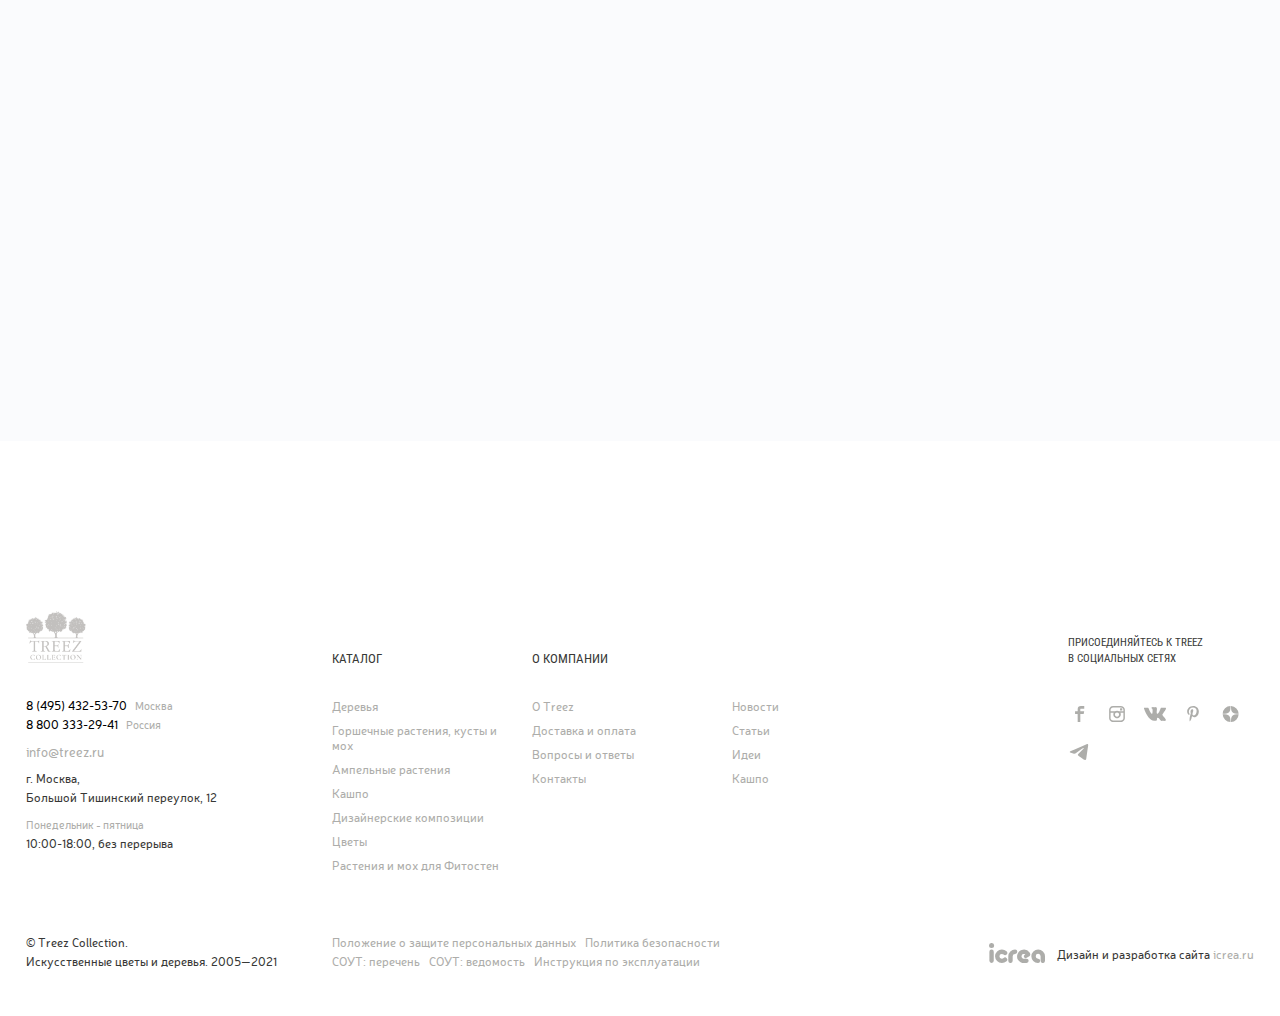
<file: contacts.html>
<!DOCTYPE html>
<html lang="ru">

<head>
	<meta charset="UTF-8">
	<meta http-equiv="X-UA-Compatible" content="IE=edge">
	<meta name="viewport" content="width=device-width, initial-scale=1.0">
	<title>TREEZ - Контакты</title>
	<meta property="og:title" content="TREEZ - Контакты">
	<meta property="og:description" content="Description">
	<meta property="og:url" content="/">
	<meta property="og:site_name" content="TREEZ - Контакты">
	<!-- styles -->
	<link rel="stylesheet" href="css/vendor.min.css">
	<link rel="stylesheet" href="css/app.min.css">
</head>

<body>
	<!-- wrapper -->
	<div class="wrapper">
		<!-- header -->
		<header class="header" id="header">
			<div class="header__fixed">
				<div class="container">
					<div class="header__wrapper">
						<div class="header__inner">
							<a href="index.html" class="header__logotype">
								<img src="img/logotype.png" width="69" height="60" alt="TREEZ" class="header__logotype-img default">
								<img src="img/logotype-white.png" width="69" height="60" alt="TREEZ" class="header__logotype-img white">
							</a>
							<ul class="header__contacts header__inner">
								<li class="header__contacts-item">
									<a href="tel:84954325813" class="header__contacts-link">
										<svg>
											<use xlink:href="img/sprite.svg#icon-phone"></use>
										</svg>
										<span>8 (495) 432-58-13</span>
									</a>
								</li>
								<li class="header__contacts-item">
									<a href="tel:88003332941" class="header__contacts-link">
										<span>8 800 333-29-41</span>
									</a>
								</li>
							</ul>
							<a href="catalog.html" class="c-catalog header__catalog">
								<svg class="c-catalog__icon">
									<use xlink:href="img/sprite.svg#icon-catalog"></use>
								</svg>
								<span class="c-catalog__title">Каталог</span>
							</a>
						</div>
						<div class="header__inner">
							<div class="header__inner">
								<div class="header-control header__control">
									<a href="#" class="header-control__btn" id="search-toggle">
										<div class="header-control__btn-icon">
											<svg>
												<use xlink:href="img/sprite.svg#icon-search"></use>
											</svg>
										</div>
										<span class="header-control__btn-title">Поиск</span>
									</a>
								</div>
								<div class="header-control header__control">
									<a href="#" class="header-control__btn">
										<div class="header-control__btn-icon">
											<svg>
												<use xlink:href="img/sprite.svg#icon-favorite"></use>
											</svg>
										</div>
										<span class="header-control__btn-title">Избранное</span>
									</a>
								</div>
								<div class="header-control header__control">
									<a href="#" class="header-control__btn">
										<div class="header-control__btn-icon">
											<svg>
												<use xlink:href="img/sprite.svg#icon-cart"></use>
											</svg>
										</div>
										<span class="header-control__btn-title">Корзина</span>
										<span class="header-control__btn-value">12</span>
									</a>
								</div>
								<!-- <div class="header-control header__control">
                            <a href="#" class="header-control__btn modal-btn" data-id="modal-auth">
                                <div class="header-control__btn-icon">
                                    <svg>
                                        <use xlink:href="img/sprite.svg#icon-user"></use>
                                    </svg>
                                </div>
                                <span class="header-control__btn-title">Войти</span>
                            </a>
                        </div> -->
								<div class="header-control header__control">
									<a href="#" class="header-control__btn is--active">
										<div class="header-control__btn-icon">
											<svg>
												<use xlink:href="img/sprite.svg#icon-user"></use>
											</svg>
										</div>
										<span class="header-control__btn-title">Екатерина</span>
									</a>
								</div>
							</div>
							<button class="hamburger" id="hamburger-toggle">
								<div class="hamburger__group">
									<span class="hamburger__inner"></span>
									<span class="hamburger__inner"></span>
									<span class="hamburger__inner"></span>
								</div>
								<span class="hamburger__title">Меню</span>
							</button>
						</div>
					</div>
					<div class="header__menu">
						<div class="menu" id="menu">
							<div class="menu__wrap">
								<div class="menu__wrapper">
									<div class="menu__block">
										<ul class="menu__list">
											<li class="menu__item">
												<a href="#" class="menu__link">Каталог</a>
											</li>
										</ul>
										<ul class="menu__list">
											<li class="menu__item">
												<a href="#" class="menu__link">Деревья <sup class="menu__value">157</sup> <sup class="menu__value menu__value--new">+12</sup></a>
											</li>
											<li class="menu__item">
												<a href="#" class="menu__link">Горшечные растения и кусты <sup class="menu__value">17</sup> <sup class="menu__value menu__value--new">+2</sup></a>
											</li>
											<li class="menu__item">
												<a href="#" class="menu__link">Ампельные растения <sup class="menu__value">157</sup></a>
											</li>
											<li class="menu__item">
												<a href="#" class="menu__link">Кашпо <sup class="menu__value">107</sup> <sup class="menu__value menu__value--new">+20</sup></a>
											</li>
											<li class="menu__item">
												<a href="#" class="menu__link">Дизайнерские композиции <sup class="menu__value">157</sup> <sup class="menu__value menu__value--new">+50</sup></a>
											</li>
											<li class="menu__item">
												<a href="#" class="menu__link">Цветы <sup class="menu__value">65</sup> <sup class="menu__value menu__value--new">+5</sup></a>
											</li>
										</ul>
									</div>
									<div class="menu__block">
										<ul class="menu__list">
											<li class="menu__item">
												<a href="#" class="menu__link menu__link--plug"></a>
											</li>
										</ul>
										<a href="#" class="menu__price-list">
											<picture class="menu__img">
												<img src="img/price-list.jpg" alt="Price list">
											</picture>
											<span class="menu__help">Прайс-листы и каталоги</span>
										</a>
									</div>
									<div class="menu__block">
										<ul class="menu__list">
											<li class="menu__item">
												<a href="#" class="menu__link menu__link--plug"></a>
											</li>
										</ul>
										<ul class="menu__list">
											<li class="menu__item">
												<a href="#" class="menu__link menu__link--sm">О Treez</a>
											</li>
											<li class="menu__item">
												<a href="#" class="menu__link menu__link--sm">Партнерам</a>
											</li>
											<li class="menu__item">
												<a href="#" class="menu__link menu__link--sm">Доставка и оплата</a>
											</li>
											<li class="menu__item">
												<a href="#" class="menu__link menu__link--sm">Вопросы и ответы</a>
											</li>
											<li class="menu__item">
												<a href="#" class="menu__link menu__link--sm">Контакты</a>
											</li>
										</ul>
										<ul class="menu__list">
											<li class="menu__item">
												<a href="#" class="menu__link menu__link--sm">Подарочный сертификат</a>
											</li>
											<li class="menu__item">
												<a href="#" class="menu__link menu__link--sm">Новости</a>
											</li>
										</ul>
									</div>
								</div>
							</div>
						</div>
					</div>
					<div class="header__search">
						<div class="search" id="search">
							<div class="search__wrap">
								<div class="search__wrapper">
									<span class="search__subtitle">Быстрый поиск товара</span>
									<div class="search__main">
										<form action="#" class="search__controls" data-ajaxblock=".search__dropdown" data-type="GET" data-noloader="true" data-suggest-url="/ajax/quick-search.php" novalidate="true">
											<input type="text" class="search__input" placeholder="Введите текст для поиска">
											<button class="search__btn-search">
												<svg>
													<use xlink:href="img/sprite.svg#icon-search"></use>
												</svg>
												<span>Найти</span>
											</button>
										</form>
										<div class="search__dropdown"></div>
									</div>
								</div>
							</div>
						</div>
					</div>
					<div class="header__overlay"></div>
				</div>
			</div>
		</header>
		<!-- end of header -->
		<!-- content -->
		<div class="wrapper__content">
			<!-- contacts -->
			<section class="contacts" id="contacts">
				<div class="container">
					<div class="breadcrumb contacts__breadcrumb" aria-label="Breadcrumb">
						<ol class="breadcrumb__list">
							<li class="breadcrumb__item">
								<a href="index.html" class="breadcrumb__link">TREEZ</a>
							</li>
							<li class="breadcrumb__item">
								<a href="#" class="breadcrumb__link">О компании</a>
							</li>
							<li class="breadcrumb__item">
								<a href="contacts.html" class="breadcrumb__link">Контакты</a>
							</li>
						</ol>
					</div>
					<div class="contacts__top">
						<h1 class="contacts__heading">Контакты</h1>
					</div>
					<div class="contacts__wrap">
						<div class="contacts__left">
							<nav class="contacts-nav contacts__nav">
								<ul class="contacts-nav__list">
									<li class="contacts-nav__item">
										<a href="#" class="contacts-nav__link">О Treez</a>
									</li>
									<li class="contacts-nav__item">
										<a href="#" class="contacts-nav__link">Доставка и оплата</a>
									</li>
									<li class="contacts-nav__item">
										<a href="#" class="contacts-nav__link">Вопросы и ответы</a>
									</li>
									<li class="contacts-nav__item is--active">
										<a href="#" class="contacts-nav__link">Контакты</a>
									</li>
									<li class="contacts-nav__item">
										<a href="#" class="contacts-nav__link">Представительства</a>
									</li>
								</ul>
								<ul class="contacts-nav__list contacts-nav__list--desktop">
									<li class="contacts-nav__item">
										<a href="#" class="contacts-nav__link">
											<svg>
												<use xlink:href="img/sprite.svg#icon-categories-icon"></use>
											</svg>
											<span>Перейти в каталог</span>
										</a>
									</li>
								</ul>
								<div class="contacts-nav__select-trigger">
									<select class="contacts-nav__select">
										<option value="1">О Treez</option>
										<option value="2">Доставка и оплата</option>
										<option value="3">Вопросы и ответы</option>
										<option value="4" selected>Контакты</option>
										<option value="5">Представительства</option>
									</select>
								</div>
							</nav>
						</div>
						<div class="contacts__right">
							<div class="contacts__content">
								<div class="content-grid">
									<div class="content-grid__column">
										<div class="content-contact">
											<a href="tel:84954325218" class="content-link dark">8 (495) 432-52-18</a>
											<span class="content-help">Москва</span>
										</div>
										<div class="content-contact">
											<a href="tel:88003332941" class="content-link dark">8 800 333-29-41</a>
											<span class="content-help">Россия</span>
										</div>
									</div>
									<div class="content-grid__column">
										<div class="content-contact">
											<a href="mailto:info@treez.ru" class="content-link">info@treez.ru</a>
											<span class="content-help">По любым вопросам</span>
										</div>
										<div class="content-contact">
											<div class="c-socmedia c-socmedia--green content-socmedia">
												<ul class="c-socmedia__list">
													<li class="c-socmedia__item">
														<a href="#" class="c-socmedia__link">
															<svg class="c-socmedia__icon">
																<use xlink:href="img/sprite.svg#icon-facebook"></use>
															</svg>
														</a>
													</li>
													<li class="c-socmedia__item">
														<a href="#" class="c-socmedia__link">
															<svg class="c-socmedia__icon">
																<use xlink:href="img/sprite.svg#icon-instagram"></use>
															</svg>
														</a>
													</li>
													<li class="c-socmedia__item">
														<a href="#" class="c-socmedia__link">
															<svg class="c-socmedia__icon">
																<use xlink:href="img/sprite.svg#icon-vk"></use>
															</svg>
														</a>
													</li>
													<li class="c-socmedia__item">
														<a href="#" class="c-socmedia__link">
															<svg class="c-socmedia__icon">
																<use xlink:href="img/sprite.svg#icon-pinterest"></use>
															</svg>
														</a>
													</li>
													<li class="c-socmedia__item">
														<a href="#" class="c-socmedia__link">
															<svg class="c-socmedia__icon">
																<use xlink:href="img/sprite.svg#icon-dzen"></use>
															</svg>
														</a>
													</li>
													<li class="c-socmedia__item">
														<a href="#" class="c-socmedia__link">
															<svg class="c-socmedia__icon">
																<use xlink:href="img/sprite.svg#icon-telegram"></use>
															</svg>
														</a>
													</li>
												</ul>
											</div>
											<span class="content-help">Мы в соц. сетях</span>
										</div>
									</div>
								</div>
							</div>
							<div class="contacts__content">
								<h4 class="content-subtitle content-subtitle--indent-lg">Выставочный зал</h4>
								<div class="content-grid">
									<div class="content-grid__column dark">
										<p>
											123557, г. Москва,<br>
											<a href="#">Большой Тишинский переулок, 12</a>
										</p>
										<p>Есть общегородская платная парковка.</p>
									</div>
									<div class="content-grid__column dark">
										<p>
											Понедельник - пятница<br>
											10:00-18:00, без перерыва
											<br><br>
											Суббота-воскресенье<br>
											выходной
										</p>
									</div>
								</div>
							</div>
							<div class="contacts__content">
								<h2>Уважаемые покупатели!</h2>
								<div class="content-grid">
									<div class="content-grid__column">
										<p>Обращаем ваше внимание, что посещение выставочного зала по адресу Большой Тишинский переулок, д. 12 возможно только по предварительной записи.</p>
										<p>В выставочном зале вы можете ознакомиться с образцами продукции, а также сформировать заказ. Отгрузка готовых заказов осуществляется со склада. Схему проезда на склад вам предоставят перед отгрузкой.</p>
										<p>Мы работаем только с юридическими лицами и специалистами в области дизайна / озеленения / архитектуры и т.п.</p>
									</div>
									<div class="content-grid__column">
										<p>Приобрести товар в личное пользование можно у наших розничных партнёров. Контакты партнёров вы можете уточнить у наших менеджеров.</p>
										<p>Юридическим лицам и ИП при получении товара при себе иметь оригинал доверенности по форме М-2, либо печать организации.</p>
										<p>Большая просьба заранее планировать время своего посещения, чтобы вам хватило время на подбор товара.</p>
									</div>
								</div>
							</div>
						</div>
					</div>
					<div class="contacts__wrap">
						<div class="contacts-slider contacts__slider">
							<div class="contacts-slider__wrapper">
								<div class="swiper">
									<div class="swiper-wrapper">
										<div class="swiper-slide">
											<div class="contacts-slider__slide">
												<picture class="contacts-slider__img">
													<img src="img/contacts-01.jpg" alt="Image">
												</picture>
												<div class="contacts-slider__body">
													<p class="contacts-slider__description">На фото: <span>Выставочный зал, экспозиция №3</span></p>
												</div>
											</div>
										</div>
										<div class="swiper-slide">
											<div class="contacts-slider__slide">
												<picture class="contacts-slider__img">
													<img src="img/contacts-01.jpg" alt="Image">
												</picture>
												<div class="contacts-slider__body">
													<p class="contacts-slider__description">На фото: <span>Выставочный зал, экспозиция №3</span></p>
												</div>
											</div>
										</div>
										<div class="swiper-slide">
											<div class="contacts-slider__slide">
												<picture class="contacts-slider__img">
													<img src="img/contacts-01.jpg" alt="Image">
												</picture>
												<div class="contacts-slider__body">
													<p class="contacts-slider__description">На фото: <span>Выставочный зал, экспозиция №3</span></p>
												</div>
											</div>
										</div>
										<div class="swiper-slide">
											<div class="contacts-slider__slide">
												<picture class="contacts-slider__img">
													<img src="img/contacts-01.jpg" alt="Image">
												</picture>
												<div class="contacts-slider__body">
													<p class="contacts-slider__description">На фото: <span>Выставочный зал, экспозиция №3</span></p>
												</div>
											</div>
										</div>
									</div>
									<div class="swiper-pagination"></div>
								</div>
							</div>
						</div>
					</div>
					<div class="contacts__wrap">
						<div class="contacts__left contacts__left--plug"></div>
						<div class="contacts__right">
							<div class="contacts__content content">
								<h2>Уважаемые покупатели!</h2>
								<p>Обращаем ваше внимание, что посещение выставочного зала по адресу Большой Тишинский переулок, д. 12 возможно только по предварительной записи.</p>
								<p>В выставочном зале вы можете ознакомиться с образцами продукции, а также сформировать заказ. Отгрузка готовых заказов осуществляется со склада. Схему проезда на склад вам предоставят перед отгрузкой.</p>
								<p>Мы работаем только с юридическими лицами и специалистами в области дизайна / озеленения / архитектуры и т.п.</p>
								<p>Приобрести товар в личное пользование можно у наших розничных партнёров. Контакты партнёров вы можете уточнить у наших менеджеров.</p>
								<p>Юридическим лицам и ИП при получении товара при себе иметь оригинал доверенности по форме М-2, либо печать организации.</p>
								<p>Большая просьба заранее планировать время своего посещения, чтобы вам хватило время на подбор товара.</p>
								<p>Время сбора и отгрузки после формирования заявки будет зависеть от объема вашего заказа.</p>
							</div>
							<div class="contacts__content content">
								<h2>Как добраться?</h2>
								<div class="content-grid">
									<div class="content-grid__column">
										<h4 class="content-subtitle">Пешком</h4>
										<address class="content-metro">Краснопресненская, Баррикадная.</address>
										<p>Выход из метро к Зоопарку. По Большой Грузинской улице до Б.Тишинского переулка - или пешком или на автобусе № 366 (2 остановки до остановки "Улица Климашкина").</p>
										<p>Далее по Б.Тишинскому переулку до д.12. В доме арка, из арки направо. Далее металлическая калитка с воротами. Код домофона для прохода на фирму - 91.</p>
										<p>Во дворе отдельный вход между подъездами. Над входом логотип - Три цветных дерева. На двери звонок.</p>
									</div>
									<div class="content-grid__column">
										<h4 class="content-subtitle">НА МАШИНЕ</h4>
										<p>Так как Б. Тишинский пер. имеет одностороннее движение, заезд возможен только с ул.Большая Грузинская.</p>
										<p>Парковка со стороны улицы на городской платной парковке, во двор заезда нет. Вход в арку. Далее металлическая калитка с воротами. Код домофона для прохода на фирму - 91.</p>
										<p>Во дворе отдельный вход между подъездами. Над входом логотип - Три цветных дерева. На двери звонок.</p>
									</div>
								</div>
							</div>
						</div>
					</div>
					<div class="contacts__map" id="contacts-map"></div>
				</div>
			</section>
			<!-- end of contacts -->
		</div>
		<!-- end of content -->
		<!-- footer -->
		<footer class="footer @@footer" id="footer">
			<div class="container">
				<div class="footer__main">
					<div class="footer__block footer__block--info">
						<a href="index.html" class="footer__logotype">
							<img src="img/logotype-grey.png" alt="TREEZ">
						</a>
						<p class="footer__text">
							<a href="tel:84954325370">8 (495) 432-53-70</a>
							<span>Москва</span><br>
							<a href="tel:88003332941">8 800 333-29-41</a>
							<span>Россия</span>
						</p>
						<a href="mailto:info@treez.ru" class="footer__text footer__text--accent">info@treez.ru</a>
						<p class="footer__text">
							г. Москва,<br>
							Большой Тишинский переулок, 12
						</p>
						<p class="footer__text">
							<span>Понедельник - пятница</span><br>
							10:00-18:00, без перерыва
						</p>
					</div>
					<div class="footer__block">
						<span class="footer__title">Каталог</span>
						<ul class="footer__list">
							<li class="footer__item">
								<a href="#" class="footer__link">Деревья</a>
							</li>
							<li class="footer__item">
								<a href="#" class="footer__link">Горшечные растения, кусты и мох</a>
							</li>
							<li class="footer__item">
								<a href="#" class="footer__link">Ампельные растения</a>
							</li>
							<li class="footer__item">
								<a href="#" class="footer__link">Кашпо</a>
							</li>
							<li class="footer__item">
								<a href="#" class="footer__link">Дизайнерские композиции</a>
							</li>
							<li class="footer__item">
								<a href="#" class="footer__link">Цветы</a>
							</li>
							<li class="footer__item">
								<a href="#" class="footer__link">Растения и мох для Фитостен</a>
							</li>
						</ul>
					</div>
					<div class="footer__block">
						<span class="footer__title">О КОМПАНИИ</span>
						<ul class="footer__list">
							<li class="footer__item">
								<a href="#" class="footer__link">О Treez</a>
							</li>
							<li class="footer__item">
								<a href="#" class="footer__link">Доставка и оплата</a>
							</li>
							<li class="footer__item">
								<a href="#" class="footer__link">Вопросы и ответы</a>
							</li>
							<li class="footer__item">
								<a href="#" class="footer__link">Контакты</a>
							</li>
						</ul>
					</div>
					<div class="footer__block footer__block--tablet">
						<ul class="footer__list">
							<li class="footer__item">
								<a href="#" class="footer__link">Положение о защите персональных данных</a>
							</li>
							<li class="footer__item">
								<a href="#" class="footer__link">Политика безопасности</a>
							</li>
							<li class="footer__item">
								<a href="#" class="footer__link">СОУТ: перечень</a>
							</li>
							<li class="footer__item">
								<a href="#" class="footer__link">СОУТ: ведомость</a>
							</li>
							<li class="footer__item">
								<a href="#" class="footer__link">Инструкция по эксплуатации</a>
							</li>
						</ul>
					</div>
					<div class="footer__block footer__block--short-list">
						<span class="footer__title footer__title--plug"></span>
						<ul class="footer__list">
							<li class="footer__item">
								<a href="#" class="footer__link">Новости</a>
							</li>
							<li class="footer__item">
								<a href="#" class="footer__link">Статьи</a>
							</li>
							<li class="footer__item">
								<a href="#" class="footer__link">Идеи</a>
							</li>
							<li class="footer__item">
								<a href="#" class="footer__link">Кашпо</a>
							</li>
						</ul>
					</div>
					<div class="footer__block footer__block--social">
						<span class="footer__subtitle">Присоединяйтесь к treez <br>в социальных сетях</span>
						<div class="c-socmedia footer__socmedia">
							<ul class="c-socmedia__list">
								<li class="c-socmedia__item">
									<a href="#" class="c-socmedia__link">
										<svg class="c-socmedia__icon">
											<use xlink:href="img/sprite.svg#icon-facebook"></use>
										</svg>
									</a>
								</li>
								<li class="c-socmedia__item">
									<a href="#" class="c-socmedia__link">
										<svg class="c-socmedia__icon">
											<use xlink:href="img/sprite.svg#icon-instagram"></use>
										</svg>
									</a>
								</li>
								<li class="c-socmedia__item">
									<a href="#" class="c-socmedia__link">
										<svg class="c-socmedia__icon">
											<use xlink:href="img/sprite.svg#icon-vk"></use>
										</svg>
									</a>
								</li>
								<li class="c-socmedia__item">
									<a href="#" class="c-socmedia__link">
										<svg class="c-socmedia__icon">
											<use xlink:href="img/sprite.svg#icon-pinterest"></use>
										</svg>
									</a>
								</li>
								<li class="c-socmedia__item">
									<a href="#" class="c-socmedia__link">
										<svg class="c-socmedia__icon">
											<use xlink:href="img/sprite.svg#icon-dzen"></use>
										</svg>
									</a>
								</li>
								<li class="c-socmedia__item">
									<a href="#" class="c-socmedia__link">
										<svg class="c-socmedia__icon">
											<use xlink:href="img/sprite.svg#icon-telegram"></use>
										</svg>
									</a>
								</li>
							</ul>
						</div>
					</div>
				</div>
				<div class="footer__bottom">
					<div class="footer__block footer__block--copyright">
						<p class="footer__copyright">
							© Treez Collection.<br>
							Искусственные цветы и деревья. 2005—2021
						</p>
					</div>
					<div class="footer__block footer__block--list footer__block--no-tablet">
						<ul class="footer__list footer__list--flex">
							<li class="footer__item">
								<a href="#" class="footer__link">Положение о защите персональных данных</a>
							</li>
							<li class="footer__item">
								<a href="#" class="footer__link">Политика безопасности</a>
							</li>
							<li class="footer__item">
								<a href="#" class="footer__link">СОУТ: перечень</a>
							</li>
							<li class="footer__item">
								<a href="#" class="footer__link">СОУТ: ведомость</a>
							</li>
							<li class="footer__item">
								<a href="#" class="footer__link">Инструкция по эксплуатации</a>
							</li>
						</ul>
					</div>
					<div class="footer__block footer__block--design-by">
						<div class="c-design-by">
							<picture class="c-design-by__img">
								<img src="img/icrea.svg" alt="icrea">
							</picture>
							<p class="c-design-by__text">Дизайн и разработка сайта <a href="icrea.ru" target="_blank">icrea.ru</a></p>
						</div>
					</div>
				</div>
			</div>
		</footer>
		<!-- end of footer -->
		<a href="#header" class="c-up-btn fixed">
			<svg class="c-up-btn__icon">
				<use xlink:href="img/sprite.svg#icon-arrow-top"></use>
			</svg>
		</a>
	</div>
	<!-- end of wrapper -->
	<!-- modal -->
	<div class="modal fixed" id="modal-auth">
		<button class="modal__close-btn modal__close-btn--mobile modal__close" aria-label="Закрыть">
			<svg class="modal__close-icon">
				<use xlink:href="img/sprite.svg#icon-close"></use>
			</svg>
		</button>
		<div class="modal__scroll">
			<div class="modal__wrap">
				<button class="modal__close-btn modal__close-btn--desktop modal__close" aria-label="Закрыть">
					<svg class="modal__close-icon">
						<use xlink:href="img/sprite.svg#icon-close"></use>
					</svg>
				</button>
				<div class="modal__wrapper modal__wrapper--flex">
					<div class="modal__tabs">
						<button class="modal__tab is--active" data-modal-tab="left">Авторизация</button>
						<button class="modal__tab" data-modal-tab="right">Регистрация</button>
					</div>
					<div class="modal__left is--active">
						<div class="modal__main">
							<div class="modal__top">
								<h3 class="modal__heading">Авторизация</h3>
							</div>
							<div class="modal__body">
								<div class="modal__holder is--active" data-auth-form="login">
									<div class="modal__notification">
										<p class="modal__notification-text">
											После авторизации, возможно, у вас не будет доступа к 3D моделям и изображениям.<br><br>
											Для получения доступа необходимо обратиться к своему менеджеру.
										</p>
									</div>
									<form action="#" class="modal__form">
										<!-- add class 'is--active' for visible -->
										<div class="form-error">
											<span class="form-error__title">Неверный логин или пароль.</span>
										</div>
										<div class="input-field modal__input">
											<div class="input-field__inner">
												<input type="email" id="auth-email" class="input-field__input" placeholder="Введите свой e-mail">
											</div>
											<label for="auth-email" class="input-field__label">E-MAIL *</label>
										</div>
										<div class="input-field modal__input">
											<div class="input-field__inner">
												<input type="password" id="auth-password" class="input-field__input" placeholder="Введите пароль">
												<button class="input-field__visibility-btn">
													<span class="input-field__visibility-icon"></span>
													<span class="input-field__visibility-title">показать</span>
												</button>
											</div>
											<label for="auth-password" class="input-field__label">пароль *</label>
										</div>
										<div class="modal__inner">
											<div class="square-checkbox square-checkbox--default modal__checkbox">
												<input type="checkbox" class="square-checkbox__input" id="save-data">
												<label for="save-data" class="square-checkbox__group">
													<span class="square-checkbox__icon"></span>
													<span class="square-checkbox__title">Запомнить</span>
												</label>
											</div>
											<a href="#" class="modal__link modal-auth-trigger" data-auth-form="restore">Восстановить пароль</a>
										</div>
										<div class="c-socauth modal__socauth">
											<div class="c-socauth__top">
												<span class="c-socauth__title">Войти через соцсети:</span>
												<span class="c-socauth__help">Необходим действующий аккаунт</span>
											</div>
											<ul class="c-socauth__list">
												<li class="c-socauth__item">
													<a href="#" class="c-socauth__link">
														<svg class="c-socauth__icon">
															<use xlink:href="img/sprite.svg#icon-google-color"></use>
														</svg>
													</a>
												</li>
												<li class="c-socauth__item">
													<a href="#" class="c-socauth__link">
														<svg class="c-socauth__icon">
															<use xlink:href="img/sprite.svg#icon-vk-color"></use>
														</svg>
													</a>
												</li>
												<li class="c-socauth__item">
													<a href="#" class="c-socauth__link">
														<svg class="c-socauth__icon">
															<use xlink:href="img/sprite.svg#icon-facebook-color"></use>
														</svg>
													</a>
												</li>
												<li class="c-socauth__item">
													<a href="#" class="c-socauth__link">
														<svg class="c-socauth__icon">
															<use xlink:href="img/sprite.svg#icon-apple-color"></use>
														</svg>
													</a>
												</li>
											</ul>
										</div>
										<div class="modal__bottom">
											<button class="modal__btn btn">Войти</button>
										</div>
									</form>
								</div>
								<div class="modal__holder" data-auth-form="restore">
									<form action="#" class="modal__form">
										<div class="modal__content content">
											<p>
												Для восстановления пароля введите Ваш e-mail, указанный при регистрации
											</p>
										</div>
										<div class="input-field modal__input">
											<div class="input-field__inner">
												<input type="email" id="auth-email-restore" class="input-field__input" placeholder="Введите свой e-mail">
											</div>
											<label for="auth-email" class="input-field__label">E-MAIL *</label>
										</div>
										<div class="modal__inner">
											<a href="#" class="modal__link modal-auth-trigger" data-auth-form="login">Авторизация</a>
										</div>
										<div class="modal__bottom">
											<button class="modal__btn btn">Отправить</button>
										</div>
									</form>
								</div>
							</div>
						</div>
					</div>
					<div class="modal__right">
						<div class="modal__main">
							<div class="modal__top">
								<h3 class="modal__heading">Новый пользователь</h3>
							</div>
							<div class="modal__body">
								<div class="modal__holder is--active">
									<div class="modal__notification">
										<p class="modal__notification-text">
											Получение доступа к 3D моделям и изображениям возможно только после проверки аккаунта.
										</p>
									</div>
									<form action="#" class="modal__form">
										<!-- add class 'is--active' for visible -->
										<div class="form-error">
											<span class="form-error__title">Неверный логин или пароль.</span>
										</div>
										<div class="input-field modal__input">
											<div class="input-field__inner">
												<input type="email" id="register-email" class="input-field__input" placeholder="Введите свой e-mail" required>
											</div>
											<label for="register-email" class="input-field__label">E-MAIL *</label>
										</div>
										<div class="modal__content content">
											<p class="accent">
												Внимание! Регистрация только для юридических лиц, ИП и специалистов. Обратите внимание, что компания не работает с частными лицами.
											</p>
											<p>
												Внимание! После первичной регистрации просим максимально правильно заполнять все поля. Важно! Представителей юридических фирм регистрироваться как Юридическое лицо, для ИП так же есть специальная форма регистрации. Это необходимо, чтобы ваши заказы правильно обрабатывались.
											</p>
										</div>
										<div class="modal__checkboxes">
											<div class="square-checkbox square-checkbox--default square-checkbox--sm modal__checkbox">
												<input type="checkbox" class="square-checkbox__input" id="subscribe-email">
												<label for="subscribe-email" class="square-checkbox__group">
													<span class="square-checkbox__icon"></span>
													<span class="square-checkbox__title">Подписаться на рассылку</span>
												</label>
											</div>
											<div class="square-checkbox square-checkbox--default square-checkbox--sm modal__checkbox">
												<input type="checkbox" class="square-checkbox__input" id="conditions-data" required>
												<label for="conditions-data" class="square-checkbox__group">
													<span class="square-checkbox__icon"></span>
													<span class="square-checkbox__title">Я подтверждаю, что я старше 18 лет и принимаю <a href="#">условия работы сайта</a></span>
												</label>
											</div>
										</div>
										<div class="modal__bottom">
											<button class="modal__btn btn">Зарегистрироваться</button>
										</div>
									</form>
								</div>
							</div>
						</div>
					</div>
				</div>
			</div>
		</div>
		<div class="modal__overlay"></div>
	</div>
	<div class="modal fixed" id="modal-password">
		<button class="modal__close-btn modal__close-btn--mobile modal__close" aria-label="Закрыть">
			<svg class="modal__close-icon">
				<use xlink:href="img/sprite.svg#icon-close"></use>
			</svg>
		</button>
		<div class="modal__scroll">
			<div class="modal__wrap modal__wrap--sm">
				<button class="modal__close-btn modal__close-btn--desktop modal__close" aria-label="Закрыть">
					<svg class="modal__close-icon">
						<use xlink:href="img/sprite.svg#icon-close"></use>
					</svg>
				</button>
				<div class="modal__wrapper">
					<div class="modal__main">
						<div class="modal__top">
							<h3 class="modal__heading">Введите пароль</h3>
						</div>
						<div class="modal__body">
							<form action="#" class="modal__form">
								<!-- add class 'is--active' for visible -->
								<div class="form-error">
									<span class="form-error__title">Неверный логин или пароль.</span>
								</div>
								<div class="input-field modal__input">
									<div class="input-field__inner">
										<input type="password" id="auth-password" class="input-field__input" placeholder="Введите пароль">
										<button class="input-field__visibility-btn">
											<span class="input-field__visibility-icon"></span>
											<span class="input-field__visibility-title">показать</span>
										</button>
									</div>
									<label for="auth-password" class="input-field__label">пароль *</label>
								</div>
								<div class="modal__bottom">
									<button class="modal__btn btn">Войти</button>
								</div>
							</form>
						</div>
					</div>
				</div>
			</div>
		</div>
		<div class="modal__overlay"></div>
	</div>
	<!-- end of modal -->
	<!-- ideas popup -->
	<div class="ideas-popup" id="ideas-popup">
		<div class="ideas-popup__wrap">
			<button class="ideas-popup__close-btn ideas-popup__close" aria-label="Закрыть">
				<svg>
					<use xlink:href="img/sprite.svg#icon-close"></use>
				</svg>
			</button>
			<div class="container">
				<div class="ideas-popup__slider">
					<div class="ideas-popup__slider-wrapper">
						<div class="swiper">
							<div class="swiper-wrapper">
								<div class="swiper-slide">
									<div class="ideas-popup__slide">
										<picture class="ideas-popup__img">
											<img src="img/ideas-01.jpg" alt="Image">
											<div class="ideas-popup__img-inner">
												<div class="ideas-popup__img-icon ideas-popup__img-icon--white ideas-popup__img-icon--mobile products-used-trigger">
													<svg>
														<use xlink:href="img/sprite.svg#icon-info"></use>
													</svg>
												</div>
											</div>
											<a href="products.html" class="ideas__img-bullet" style="top: 23%; left: 20%;" target="_blank">
												<svg>
													<use xlink:href="img/sprite.svg#icon-plus"></use>
												</svg>
												<svg>
													<use xlink:href="img/sprite.svg#icon-info"></use>
												</svg>
											</a>
											<a href="products.html" class="ideas__img-bullet" style="top: 60%; left: 88%;" target="_blank">
												<svg>
													<use xlink:href="img/sprite.svg#icon-plus"></use>
												</svg>
												<svg>
													<use xlink:href="img/sprite.svg#icon-info"></use>
												</svg>
											</a>
										</picture>
									</div>
								</div>
								<div class="swiper-slide">
									<div class="ideas-popup__slide">
										<picture class="ideas-popup__img">
											<img src="img/ideas-02.jpg" alt="Image">
											<div class="ideas-popup__img-inner">
												<div class="ideas-popup__img-icon ideas-popup__img-icon--white ideas-popup__img-icon--mobile products-used-trigger">
													<svg>
														<use xlink:href="img/sprite.svg#icon-info"></use>
													</svg>
												</div>
											</div>
											<a href="products.html" class="ideas__img-bullet" style="top: 55%; left: 50%;" target="_blank">
												<svg>
													<use xlink:href="img/sprite.svg#icon-plus"></use>
												</svg>
												<svg>
													<use xlink:href="img/sprite.svg#icon-info"></use>
												</svg>
											</a>
										</picture>
									</div>
								</div>
								<div class="swiper-slide">
									<div class="ideas-popup__slide">
										<picture class="ideas-popup__img">
											<img src="img/ideas-03.jpg" alt="Image">
										</picture>
									</div>
								</div>
							</div>
							<div class="swiper-controls">
								<button class="swiper-button-prev" aria-label="Назад">
									<svg class="swiper-button-icon">
										<use xlink:href="img/sprite.svg#icon-arrow-prev"></use>
									</svg>
								</button>
								<div class="swiper-pagination"></div>
								<button class="swiper-button-next" aria-label="Далее">
									<svg class="swiper-button-icon">
										<use xlink:href="img/sprite.svg#icon-arrow-next"></use>
									</svg>
								</button>
							</div>
						</div>
					</div>
				</div>
			</div>
		</div>
	</div>
	<!-- end of ideas popup -->
	<!-- products used -->
	<div class="products-used" id="products-used">
		<div class="products-used__wrap">
			<div class="products-used__wrapper">
				<div class="products-used__top">
					<h2 class="products-used__heading">Используемые <br>товары</h2>
					<button class="products-used__close-btn products-used__close">
						<svg>
							<use xlink:href="img/sprite.svg#icon-close"></use>
						</svg>
					</button>
				</div>
				<div class="products-used__items">
					<a href="products.html" class="products-used-card products-used__item" target="_blank">
						<picture class="products-used-card__img">
							<img src="img/catalog-01.png" alt="Image">
						</picture>
						<div class="products-used-card__body">
							<span class="products-used-card__title">Пальма Цикас Мультикрона искусственная многоствольная</span>
							<div class="products-used-card__info">
								<span class="products-used-card__value products-used-card__value--lg">От <b>19 521 Р.</b></span>
								<span class="products-used-card__value">Высота см. <b>150/180/210/240</b></span>
								<span class="products-used-card__value">Артикул <b>20.1125RD</b></span>
							</div>
						</div>
					</a>
					<a href="products.html" class="products-used-card products-used__item" target="_blank">
						<picture class="products-used-card__img">
							<img src="img/catalog-01.png" alt="Image">
						</picture>
						<div class="products-used-card__body">
							<span class="products-used-card__title">Пальма Цикас Мультикрона искусственная многоствольная</span>
							<div class="products-used-card__info">
								<span class="products-used-card__value products-used-card__value--lg">От <b>19 521 Р.</b></span>
								<span class="products-used-card__value">Высота см. <b>150/180/210/240</b></span>
								<span class="products-used-card__value">Артикул <b>20.1125RD</b></span>
							</div>
						</div>
					</a>
				</div>
			</div>
		</div>
	</div>
	<!-- end of products used -->
	<!-- scripts -->
	<script src="js/vendor.min.js"></script>
	<script src="js/app.min.js"></script>
	<script src="https://api-maps.yandex.ru/2.1/?lang=ru_RU&amp;apikey=1edbabbb-56e4-47cd-b16f-1152255f4fcc" type="text/javascript"></script>
	<script>
		ymaps.ready(function() {
			var contactsMap = new ymaps.Map('contacts-map', {
					center: [55.769159, 37.576006],
					zoom: 15,
					controls: []
				}),

				// Создание метки с пользовательским макетом балуна.
				myPlacemark = window.myPlacemark = new ymaps.Placemark(contactsMap.getCenter(), {}, {
					iconLayout: 'default#image',
					iconImageHref: 'img/marker-map.svg',
					iconImageSize: [48, 60],
					iconImageOffset: [-5, -38]
				});

			contactsMap.geoObjects.add(myPlacemark);

			contactsMap.behaviors.disable(['scrollZoom']);

			var body = document.getElementsByTagName('body')[0];
			body.onkeydown = callbackDown;
			body.onkeyup = callbackUp;

			function callbackDown(e) {
				if (e.keyCode === 17) {
					contactsMap.behaviors.enable(['scrollZoom']);
				}
			}

			function callbackUp(e) {
				if (e.keyCode === 17) {
					contactsMap.behaviors.disable(['scrollZoom']);
				}
			}

			var zoomControl = new ymaps.control.ZoomControl({
				options: {
					size: 'small',
					position: {
						top: 10,
						right: 10
					}
				}
			});

			contactsMap.controls.add(zoomControl);
		});
	</script>
</body>

</html>
</file>
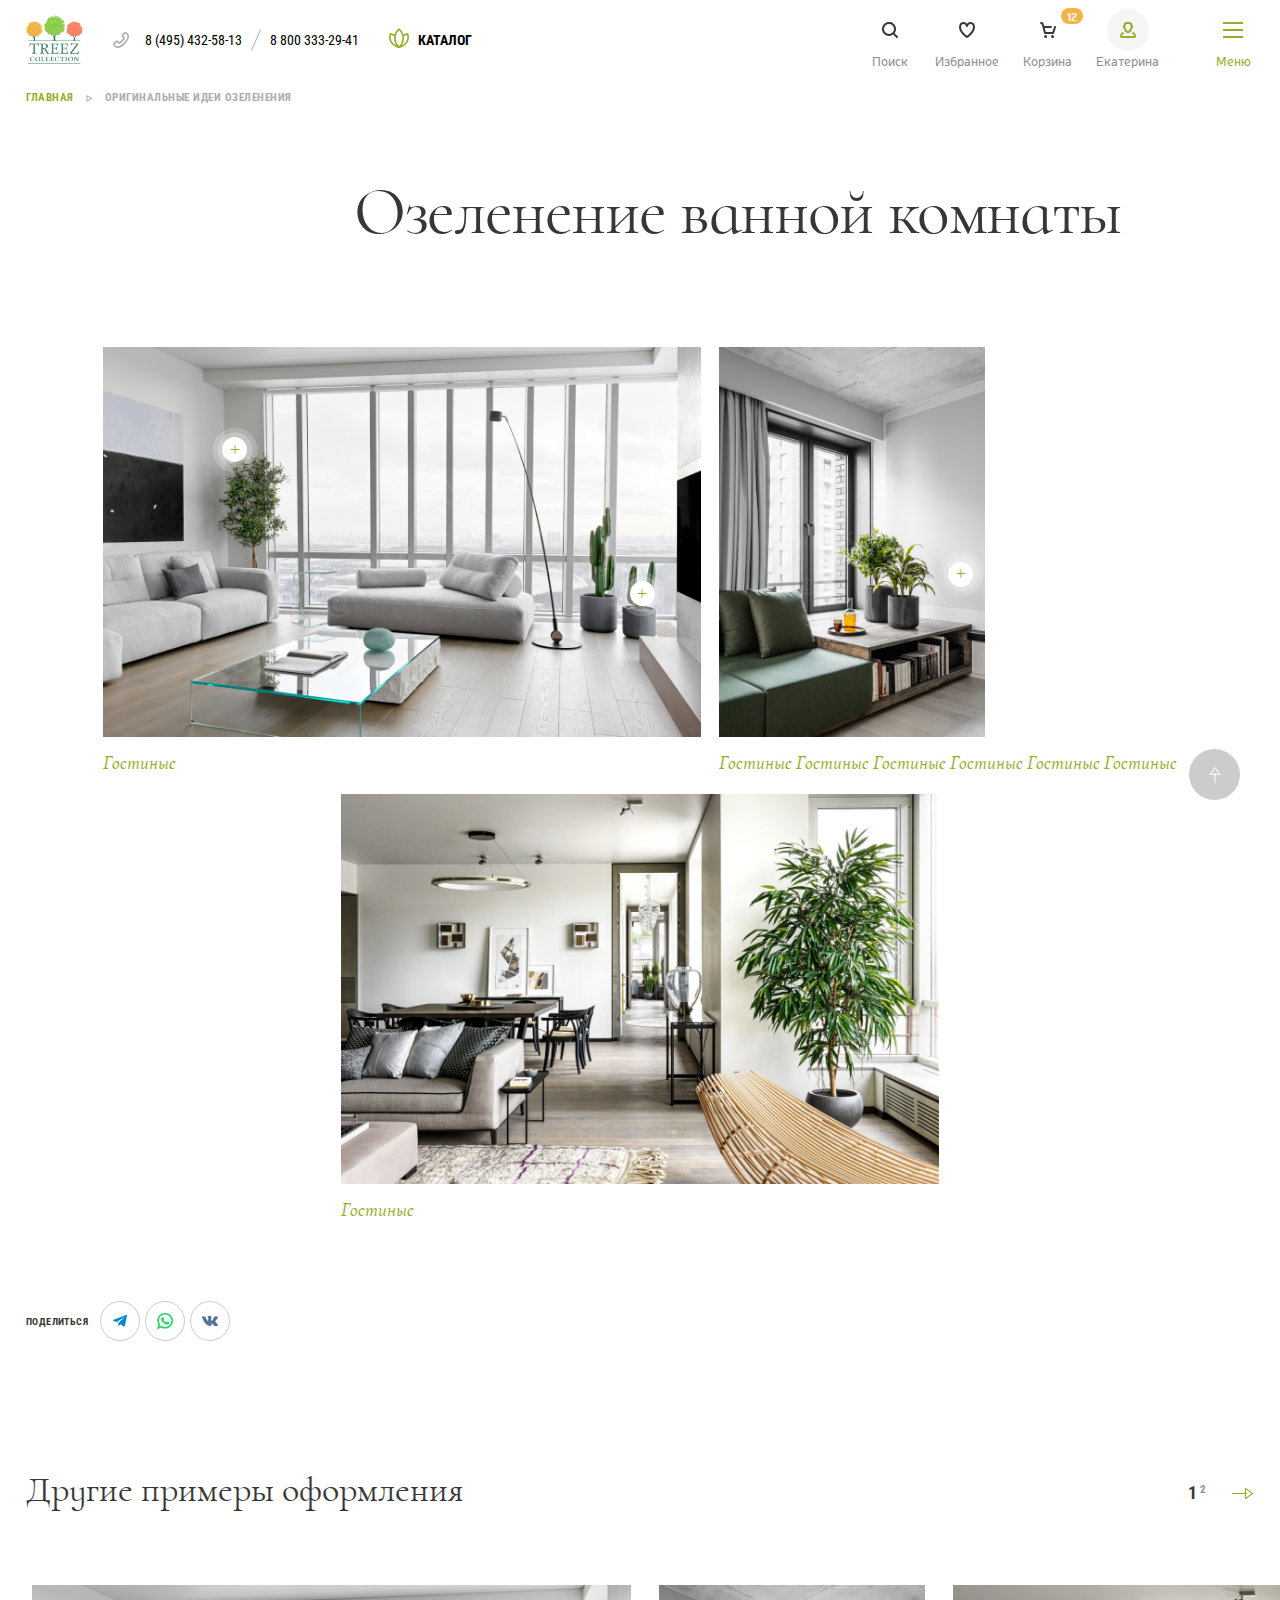
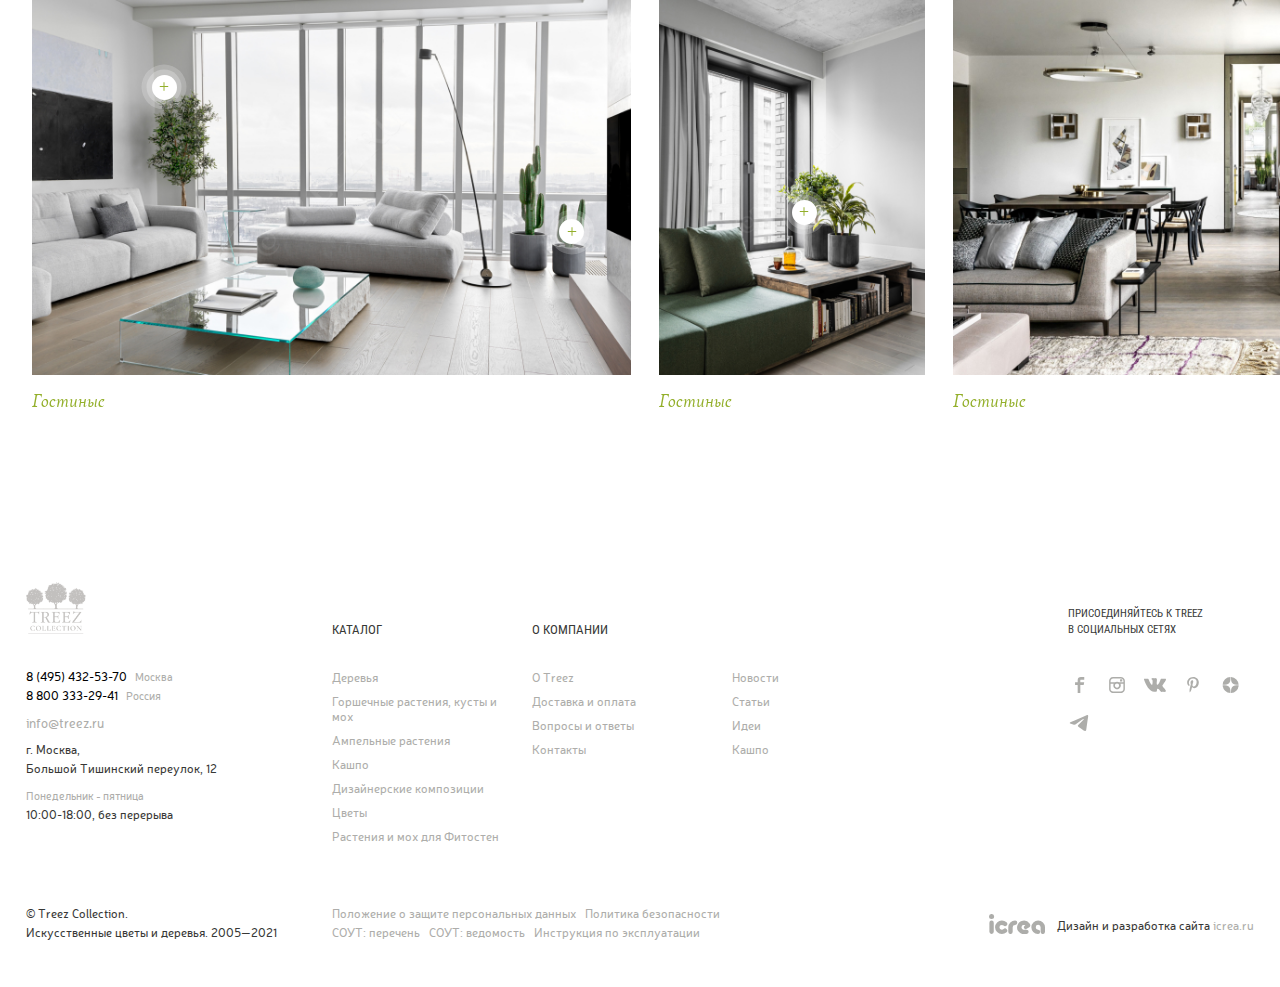
<file: ideas-2.html>
<!DOCTYPE html>
<html lang="ru">

<head>
	<meta charset="UTF-8">
	<meta http-equiv="X-UA-Compatible" content="IE=edge">
	<meta name="viewport" content="width=device-width, initial-scale=1.0">
	<title>TREEZ - Идеи</title>
	<meta property="og:title" content="TREEZ - Идеи">
	<meta property="og:description" content="Description">
	<meta property="og:url" content="/">
	<meta property="og:site_name" content="TREEZ - Идеи">
	<!-- styles -->
	<link rel="stylesheet" href="css/vendor.min.css">
	<link rel="stylesheet" href="css/app.min.css">
</head>

<body>
	<!-- wrapper -->
	<div class="wrapper">
		<!-- header -->
		<header class="header" id="header">
			<div class="header__fixed">
				<div class="container">
					<div class="header__wrapper">
						<div class="header__inner">
							<a href="index.html" class="header__logotype">
								<img src="img/logotype.png" width="69" height="60" alt="TREEZ" class="header__logotype-img default">
								<img src="img/logotype-white.png" width="69" height="60" alt="TREEZ" class="header__logotype-img white">
							</a>
							<ul class="header__contacts header__inner">
								<li class="header__contacts-item">
									<a href="tel:84954325813" class="header__contacts-link">
										<svg>
											<use xlink:href="img/sprite.svg#icon-phone"></use>
										</svg>
										<span>8 (495) 432-58-13</span>
									</a>
								</li>
								<li class="header__contacts-item">
									<a href="tel:88003332941" class="header__contacts-link">
										<span>8 800 333-29-41</span>
									</a>
								</li>
							</ul>
							<a href="catalog.html" class="c-catalog header__catalog">
								<svg class="c-catalog__icon">
									<use xlink:href="img/sprite.svg#icon-catalog"></use>
								</svg>
								<span class="c-catalog__title">Каталог</span>
							</a>
						</div>
						<div class="header__inner">
							<div class="header__inner">
								<div class="header-control header__control">
									<a href="#" class="header-control__btn" id="search-toggle">
										<div class="header-control__btn-icon">
											<svg>
												<use xlink:href="img/sprite.svg#icon-search"></use>
											</svg>
										</div>
										<span class="header-control__btn-title">Поиск</span>
									</a>
								</div>
								<div class="header-control header__control">
									<a href="#" class="header-control__btn">
										<div class="header-control__btn-icon">
											<svg>
												<use xlink:href="img/sprite.svg#icon-favorite"></use>
											</svg>
										</div>
										<span class="header-control__btn-title">Избранное</span>
									</a>
								</div>
								<div class="header-control header__control">
									<a href="#" class="header-control__btn">
										<div class="header-control__btn-icon">
											<svg>
												<use xlink:href="img/sprite.svg#icon-cart"></use>
											</svg>
										</div>
										<span class="header-control__btn-title">Корзина</span>
										<span class="header-control__btn-value">12</span>
									</a>
								</div>
								<!-- <div class="header-control header__control">
                            <a href="#" class="header-control__btn modal-btn" data-id="modal-auth">
                                <div class="header-control__btn-icon">
                                    <svg>
                                        <use xlink:href="img/sprite.svg#icon-user"></use>
                                    </svg>
                                </div>
                                <span class="header-control__btn-title">Войти</span>
                            </a>
                        </div> -->
								<div class="header-control header__control">
									<a href="#" class="header-control__btn is--active">
										<div class="header-control__btn-icon">
											<svg>
												<use xlink:href="img/sprite.svg#icon-user"></use>
											</svg>
										</div>
										<span class="header-control__btn-title">Екатерина</span>
									</a>
								</div>
							</div>
							<button class="hamburger" id="hamburger-toggle">
								<div class="hamburger__group">
									<span class="hamburger__inner"></span>
									<span class="hamburger__inner"></span>
									<span class="hamburger__inner"></span>
								</div>
								<span class="hamburger__title">Меню</span>
							</button>
						</div>
					</div>
					<div class="header__menu">
						<div class="menu" id="menu">
							<div class="menu__wrap">
								<div class="menu__wrapper">
									<div class="menu__block">
										<ul class="menu__list">
											<li class="menu__item">
												<a href="#" class="menu__link">Каталог</a>
											</li>
										</ul>
										<ul class="menu__list">
											<li class="menu__item">
												<a href="#" class="menu__link">Деревья <sup class="menu__value">157</sup> <sup class="menu__value menu__value--new">+12</sup></a>
											</li>
											<li class="menu__item">
												<a href="#" class="menu__link">Горшечные растения и кусты <sup class="menu__value">17</sup> <sup class="menu__value menu__value--new">+2</sup></a>
											</li>
											<li class="menu__item">
												<a href="#" class="menu__link">Ампельные растения <sup class="menu__value">157</sup></a>
											</li>
											<li class="menu__item">
												<a href="#" class="menu__link">Кашпо <sup class="menu__value">107</sup> <sup class="menu__value menu__value--new">+20</sup></a>
											</li>
											<li class="menu__item">
												<a href="#" class="menu__link">Дизайнерские композиции <sup class="menu__value">157</sup> <sup class="menu__value menu__value--new">+50</sup></a>
											</li>
											<li class="menu__item">
												<a href="#" class="menu__link">Цветы <sup class="menu__value">65</sup> <sup class="menu__value menu__value--new">+5</sup></a>
											</li>
										</ul>
									</div>
									<div class="menu__block">
										<ul class="menu__list">
											<li class="menu__item">
												<a href="#" class="menu__link menu__link--plug"></a>
											</li>
										</ul>
										<a href="#" class="menu__price-list">
											<picture class="menu__img">
												<img src="img/price-list.jpg" alt="Price list">
											</picture>
											<span class="menu__help">Прайс-листы и каталоги</span>
										</a>
									</div>
									<div class="menu__block">
										<ul class="menu__list">
											<li class="menu__item">
												<a href="#" class="menu__link menu__link--plug"></a>
											</li>
										</ul>
										<ul class="menu__list">
											<li class="menu__item">
												<a href="#" class="menu__link menu__link--sm">О Treez</a>
											</li>
											<li class="menu__item">
												<a href="#" class="menu__link menu__link--sm">Партнерам</a>
											</li>
											<li class="menu__item">
												<a href="#" class="menu__link menu__link--sm">Доставка и оплата</a>
											</li>
											<li class="menu__item">
												<a href="#" class="menu__link menu__link--sm">Вопросы и ответы</a>
											</li>
											<li class="menu__item">
												<a href="#" class="menu__link menu__link--sm">Контакты</a>
											</li>
										</ul>
										<ul class="menu__list">
											<li class="menu__item">
												<a href="#" class="menu__link menu__link--sm">Подарочный сертификат</a>
											</li>
											<li class="menu__item">
												<a href="#" class="menu__link menu__link--sm">Новости</a>
											</li>
										</ul>
									</div>
								</div>
							</div>
						</div>
					</div>
					<div class="header__search">
						<div class="search" id="search">
							<div class="search__wrap">
								<div class="search__wrapper">
									<span class="search__subtitle">Быстрый поиск товара</span>
									<div class="search__main">
										<form action="#" class="search__controls" data-ajaxblock=".search__dropdown" data-type="GET" data-noloader="true" data-suggest-url="/ajax/quick-search.php" novalidate="true">
											<input type="text" class="search__input" placeholder="Введите текст для поиска">
											<button class="search__btn-search">
												<svg>
													<use xlink:href="img/sprite.svg#icon-search"></use>
												</svg>
												<span>Найти</span>
											</button>
										</form>
										<div class="search__dropdown"></div>
									</div>
								</div>
							</div>
						</div>
					</div>
					<div class="header__overlay"></div>
				</div>
			</div>
		</header>
		<!-- end of header -->
		<!-- content -->
		<div class="wrapper__content">
			<!-- ideas -->
			<section class="ideas" id="ideas">
				<div class="container">
					<div class="breadcrumb section-breadcrumb" aria-label="Breadcrumb">
						<ol class="breadcrumb__list">
							<li class="breadcrumb__item">
								<a href="index.html" class="breadcrumb__link">Главная</a>
							</li>
							<li class="breadcrumb__item">
								<a href="ideas.html" class="breadcrumb__link">Оригинальные идеи озеленения</a>
							</li>
						</ol>
					</div>
					<h1 class="ideas__heading">Озеленение ванной комнаты</h1>
					<div class="ideas__wrapper">
						<article class="ideas__item">
							<div class="ideas__img ideas-popup-trigger">
								<img src="img/ideas-01.jpg" alt="Image">
								<div class="ideas__img-inner">
									<span class="ideas__img-value">3 фото</span>
									<div class="ideas__img-icon ideas__img-icon--white ideas__img-icon--mobile products-used-trigger">
										<svg>
											<use xlink:href="img/sprite.svg#icon-info"></use>
										</svg>
									</div>
									<div class="ideas__img-icon">
										<svg>
											<use xlink:href="img/sprite.svg#icon-zoom"></use>
										</svg>
									</div>
								</div>
								<a href="products.html" class="ideas__img-bullet" style="top: 23%; left: 20%;" target="_blank">
									<svg>
										<use xlink:href="img/sprite.svg#icon-plus"></use>
									</svg>
									<svg>
										<use xlink:href="img/sprite.svg#icon-info"></use>
									</svg>
								</a>
								<a href="products.html" class="ideas__img-bullet" style="top: 60%; left: 88%;" target="_blank">
									<svg>
										<use xlink:href="img/sprite.svg#icon-plus"></use>
									</svg>
									<svg>
										<use xlink:href="img/sprite.svg#icon-info"></use>
									</svg>
								</a>
							</div>
							<div class="ideas__body">
								<h3 class="ideas__title"><a href="#">Гостиные</a></h3>
							</div>
						</article>
						<article class="ideas__item">
							<div class="ideas__img ideas-popup-trigger">
								<img src="img/ideas-02.jpg" alt="Image">
								<div class="ideas__img-inner">
									<span class="ideas__img-value">2 фото</span>
									<div class="ideas__img-icon ideas__img-icon--white ideas__img-icon--mobile products-used-trigger">
										<svg>
											<use xlink:href="img/sprite.svg#icon-info"></use>
										</svg>
									</div>
									<div class="ideas__img-icon">
										<svg>
											<use xlink:href="img/sprite.svg#icon-zoom"></use>
										</svg>
									</div>
								</div>
								<a href="products.html" class="ideas__img-bullet" style="top: 55%; left: 50%;" target="_blank">
									<svg>
										<use xlink:href="img/sprite.svg#icon-plus"></use>
									</svg>
									<svg>
										<use xlink:href="img/sprite.svg#icon-info"></use>
									</svg>
								</a>
							</div>
							<div class="ideas__body">
								<h3 class="ideas__title"><a href="#">Гостиные Гостиные Гостиные Гостиные Гостиные Гостиные</a></h3>
							</div>
						</article>
						<article class="ideas__item">
							<div class="ideas__img ideas-popup-trigger">
								<img src="img/ideas-03.jpg" alt="Image">
								<div class="ideas__img-inner">
									<span class="ideas__img-value">3 фото</span>
									<div class="ideas__img-icon">
										<svg>
											<use xlink:href="img/sprite.svg#icon-zoom"></use>
										</svg>
									</div>
								</div>
							</div>
							<div class="ideas__body">
								<h3 class="ideas__title"><a href="#">Гостиные</a></h3>
							</div>
						</article>
					</div>
					<div class="c-share ideas__share">
						<div class="c-share__wrapper">
							<button class="c-share__trigger">
								<svg>
									<use xlink:href="img/sprite.svg#icon-share"></use>
								</svg>
							</button>
							<h4 class="c-share__title">Поделиться</h4>
							<ul class="c-share__list">
								<li class="c-share__item">
									<a href="#" class="c-share__link c-share__link--tg">
										<svg class="c-share__icon">
											<use xlink:href="img/sprite.svg#icon-tg"></use>
										</svg>
									</a>
								</li>
								<li class="c-share__item">
									<a href="#" class="c-share__link c-share__link--whatsapp">
										<svg class="c-share__icon">
											<use xlink:href="img/sprite.svg#icon-whatsapp"></use>
										</svg>
									</a>
								</li>
								<li class="c-share__item">
									<a href="#" class="c-share__link c-share__link--vk">
										<svg class="c-share__icon">
											<use xlink:href="img/sprite.svg#icon-vk"></use>
										</svg>
									</a>
								</li>
							</ul>
						</div>
					</div>
				</div>
			</section>
			<!-- end of ideas -->
			<!-- ideas -->
			<section class="ideas section-indent" id="ideas-more">
				<div class="container">
					<div class="ideas__slider">
						<div class="section-heading">
							<div class="section-heading__group">
								<h2 class="section-heading__title">Другие примеры оформления</h2>
							</div>
							<div class="section-heading__group">
								<div class="swiper-controls section-heading__controls">
									<button class="swiper-button-prev" aria-label="Назад">
										<svg class="swiper-button-icon">
											<use xlink:href="img/sprite.svg#icon-arrow-prev"></use>
										</svg>
									</button>
									<div class="swiper-pagination"></div>
									<button class="swiper-button-next" aria-label="Далее">
										<svg class="swiper-button-icon">
											<use xlink:href="img/sprite.svg#icon-arrow-next"></use>
										</svg>
									</button>
								</div>
							</div>
						</div>
						<div class="ideas__slider-wrapper">
							<div class="swiper">
								<div class="swiper-wrapper">
									<div class="swiper-slide">
										<article class="ideas__item">
											<div class="ideas__img ideas-popup-trigger">
												<img src="img/ideas-01.jpg" alt="Image">
												<div class="ideas__img-inner">
													<span class="ideas__img-value">3 фото</span>
													<div class="ideas__img-icon ideas__img-icon--white ideas__img-icon--mobile products-used-trigger">
														<svg>
															<use xlink:href="img/sprite.svg#icon-info"></use>
														</svg>
													</div>
													<div class="ideas__img-icon">
														<svg>
															<use xlink:href="img/sprite.svg#icon-zoom"></use>
														</svg>
													</div>
												</div>
												<a href="products.html" class="ideas__img-bullet" style="top: 23%; left: 20%;" target="_blank">
													<svg>
														<use xlink:href="img/sprite.svg#icon-plus"></use>
													</svg>
													<svg>
														<use xlink:href="img/sprite.svg#icon-info"></use>
													</svg>
												</a>
												<a href="products.html" class="ideas__img-bullet" style="top: 60%; left: 88%;" target="_blank">
													<svg>
														<use xlink:href="img/sprite.svg#icon-plus"></use>
													</svg>
													<svg>
														<use xlink:href="img/sprite.svg#icon-info"></use>
													</svg>
												</a>
											</div>
											<div class="ideas__body">
												<h3 class="ideas__title"><a href="#">Гостиные</a></h3>
											</div>
										</article>
									</div>
									<div class="swiper-slide">
										<article class="ideas__item">
											<div class="ideas__img ideas-popup-trigger">
												<img src="img/ideas-02.jpg" alt="Image">
												<div class="ideas__img-inner">
													<span class="ideas__img-value">2 фото</span>
													<div class="ideas__img-icon ideas__img-icon--white ideas__img-icon--mobile products-used-trigger">
														<svg>
															<use xlink:href="img/sprite.svg#icon-info"></use>
														</svg>
													</div>
													<div class="ideas__img-icon">
														<svg>
															<use xlink:href="img/sprite.svg#icon-zoom"></use>
														</svg>
													</div>
												</div>
												<a href="products.html" class="ideas__img-bullet" style="top: 55%; left: 50%;" target="_blank">
													<svg>
														<use xlink:href="img/sprite.svg#icon-plus"></use>
													</svg>
													<svg>
														<use xlink:href="img/sprite.svg#icon-info"></use>
													</svg>
												</a>
											</div>
											<div class="ideas__body">
												<h3 class="ideas__title"><a href="#">Гостиные</a></h3>
											</div>
										</article>
									</div>
									<div class="swiper-slide">
										<article class="ideas__item">
											<div class="ideas__img ideas-popup-trigger">
												<img src="img/ideas-03.jpg" alt="Image">
												<div class="ideas__img-inner">
													<span class="ideas__img-value">3 фото</span>
													<div class="ideas__img-icon">
														<svg>
															<use xlink:href="img/sprite.svg#icon-zoom"></use>
														</svg>
													</div>
												</div>
											</div>
											<div class="ideas__body">
												<h3 class="ideas__title"><a href="#">Гостиные</a></h3>
											</div>
										</article>
									</div>
								</div>
							</div>
						</div>
					</div>
				</div>
			</section>
			<!-- end of ideas -->
		</div>
		<!-- end of content -->
		<!-- footer -->
		<footer class="footer @@footer" id="footer">
			<div class="container">
				<div class="footer__main">
					<div class="footer__block footer__block--info">
						<a href="index.html" class="footer__logotype">
							<img src="img/logotype-grey.png" alt="TREEZ">
						</a>
						<p class="footer__text">
							<a href="tel:84954325370">8 (495) 432-53-70</a>
							<span>Москва</span><br>
							<a href="tel:88003332941">8 800 333-29-41</a>
							<span>Россия</span>
						</p>
						<a href="mailto:info@treez.ru" class="footer__text footer__text--accent">info@treez.ru</a>
						<p class="footer__text">
							г. Москва,<br>
							Большой Тишинский переулок, 12
						</p>
						<p class="footer__text">
							<span>Понедельник - пятница</span><br>
							10:00-18:00, без перерыва
						</p>
					</div>
					<div class="footer__block">
						<span class="footer__title">Каталог</span>
						<ul class="footer__list">
							<li class="footer__item">
								<a href="#" class="footer__link">Деревья</a>
							</li>
							<li class="footer__item">
								<a href="#" class="footer__link">Горшечные растения, кусты и мох</a>
							</li>
							<li class="footer__item">
								<a href="#" class="footer__link">Ампельные растения</a>
							</li>
							<li class="footer__item">
								<a href="#" class="footer__link">Кашпо</a>
							</li>
							<li class="footer__item">
								<a href="#" class="footer__link">Дизайнерские композиции</a>
							</li>
							<li class="footer__item">
								<a href="#" class="footer__link">Цветы</a>
							</li>
							<li class="footer__item">
								<a href="#" class="footer__link">Растения и мох для Фитостен</a>
							</li>
						</ul>
					</div>
					<div class="footer__block">
						<span class="footer__title">О КОМПАНИИ</span>
						<ul class="footer__list">
							<li class="footer__item">
								<a href="#" class="footer__link">О Treez</a>
							</li>
							<li class="footer__item">
								<a href="#" class="footer__link">Доставка и оплата</a>
							</li>
							<li class="footer__item">
								<a href="#" class="footer__link">Вопросы и ответы</a>
							</li>
							<li class="footer__item">
								<a href="#" class="footer__link">Контакты</a>
							</li>
						</ul>
					</div>
					<div class="footer__block footer__block--tablet">
						<ul class="footer__list">
							<li class="footer__item">
								<a href="#" class="footer__link">Положение о защите персональных данных</a>
							</li>
							<li class="footer__item">
								<a href="#" class="footer__link">Политика безопасности</a>
							</li>
							<li class="footer__item">
								<a href="#" class="footer__link">СОУТ: перечень</a>
							</li>
							<li class="footer__item">
								<a href="#" class="footer__link">СОУТ: ведомость</a>
							</li>
							<li class="footer__item">
								<a href="#" class="footer__link">Инструкция по эксплуатации</a>
							</li>
						</ul>
					</div>
					<div class="footer__block footer__block--short-list">
						<span class="footer__title footer__title--plug"></span>
						<ul class="footer__list">
							<li class="footer__item">
								<a href="#" class="footer__link">Новости</a>
							</li>
							<li class="footer__item">
								<a href="#" class="footer__link">Статьи</a>
							</li>
							<li class="footer__item">
								<a href="#" class="footer__link">Идеи</a>
							</li>
							<li class="footer__item">
								<a href="#" class="footer__link">Кашпо</a>
							</li>
						</ul>
					</div>
					<div class="footer__block footer__block--social">
						<span class="footer__subtitle">Присоединяйтесь к treez <br>в социальных сетях</span>
						<div class="c-socmedia footer__socmedia">
							<ul class="c-socmedia__list">
								<li class="c-socmedia__item">
									<a href="#" class="c-socmedia__link">
										<svg class="c-socmedia__icon">
											<use xlink:href="img/sprite.svg#icon-facebook"></use>
										</svg>
									</a>
								</li>
								<li class="c-socmedia__item">
									<a href="#" class="c-socmedia__link">
										<svg class="c-socmedia__icon">
											<use xlink:href="img/sprite.svg#icon-instagram"></use>
										</svg>
									</a>
								</li>
								<li class="c-socmedia__item">
									<a href="#" class="c-socmedia__link">
										<svg class="c-socmedia__icon">
											<use xlink:href="img/sprite.svg#icon-vk"></use>
										</svg>
									</a>
								</li>
								<li class="c-socmedia__item">
									<a href="#" class="c-socmedia__link">
										<svg class="c-socmedia__icon">
											<use xlink:href="img/sprite.svg#icon-pinterest"></use>
										</svg>
									</a>
								</li>
								<li class="c-socmedia__item">
									<a href="#" class="c-socmedia__link">
										<svg class="c-socmedia__icon">
											<use xlink:href="img/sprite.svg#icon-dzen"></use>
										</svg>
									</a>
								</li>
								<li class="c-socmedia__item">
									<a href="#" class="c-socmedia__link">
										<svg class="c-socmedia__icon">
											<use xlink:href="img/sprite.svg#icon-telegram"></use>
										</svg>
									</a>
								</li>
							</ul>
						</div>
					</div>
				</div>
				<div class="footer__bottom">
					<div class="footer__block footer__block--copyright">
						<p class="footer__copyright">
							© Treez Collection.<br>
							Искусственные цветы и деревья. 2005—2021
						</p>
					</div>
					<div class="footer__block footer__block--list footer__block--no-tablet">
						<ul class="footer__list footer__list--flex">
							<li class="footer__item">
								<a href="#" class="footer__link">Положение о защите персональных данных</a>
							</li>
							<li class="footer__item">
								<a href="#" class="footer__link">Политика безопасности</a>
							</li>
							<li class="footer__item">
								<a href="#" class="footer__link">СОУТ: перечень</a>
							</li>
							<li class="footer__item">
								<a href="#" class="footer__link">СОУТ: ведомость</a>
							</li>
							<li class="footer__item">
								<a href="#" class="footer__link">Инструкция по эксплуатации</a>
							</li>
						</ul>
					</div>
					<div class="footer__block footer__block--design-by">
						<div class="c-design-by">
							<picture class="c-design-by__img">
								<img src="img/icrea.svg" alt="icrea">
							</picture>
							<p class="c-design-by__text">Дизайн и разработка сайта <a href="icrea.ru" target="_blank">icrea.ru</a></p>
						</div>
					</div>
				</div>
			</div>
		</footer>
		<!-- end of footer -->
		<a href="#header" class="c-up-btn fixed">
			<svg class="c-up-btn__icon">
				<use xlink:href="img/sprite.svg#icon-arrow-top"></use>
			</svg>
		</a>
	</div>
	<!-- end of wrapper -->
	<!-- ideas tooltip -->
	<a href="products.html" class="ideas-tooltip" id="ideas-tooltip" target="_blank">
		<picture class="ideas-tooltip__img">
			<img src="img/catalog-01.png" alt="Image">
		</picture>
		<div class="ideas-tooltip__body">
			<span class="ideas-tooltip__title">Апельсиновое дерево с плодами</span>
			<div class="ideas-tooltip__info">
				<span class="ideas-tooltip__value ideas-tooltip__value--lg">От <b>15 385 Р.</b></span>
				<span class="ideas-tooltip__value">Высота см. <b>80/100/120</b></span>
				<span class="ideas-tooltip__value">Артикул <b>10.25402N</b></span>
			</div>
		</div>
	</a>
	<!-- end of ideas tooltip -->
	<!-- modal -->
	<div class="modal fixed" id="modal-auth">
		<button class="modal__close-btn modal__close-btn--mobile modal__close" aria-label="Закрыть">
			<svg class="modal__close-icon">
				<use xlink:href="img/sprite.svg#icon-close"></use>
			</svg>
		</button>
		<div class="modal__scroll">
			<div class="modal__wrap">
				<button class="modal__close-btn modal__close-btn--desktop modal__close" aria-label="Закрыть">
					<svg class="modal__close-icon">
						<use xlink:href="img/sprite.svg#icon-close"></use>
					</svg>
				</button>
				<div class="modal__wrapper modal__wrapper--flex">
					<div class="modal__tabs">
						<button class="modal__tab is--active" data-modal-tab="left">Авторизация</button>
						<button class="modal__tab" data-modal-tab="right">Регистрация</button>
					</div>
					<div class="modal__left is--active">
						<div class="modal__main">
							<div class="modal__top">
								<h3 class="modal__heading">Авторизация</h3>
							</div>
							<div class="modal__body">
								<div class="modal__holder is--active" data-auth-form="login">
									<div class="modal__notification">
										<p class="modal__notification-text">
											После авторизации, возможно, у вас не будет доступа к 3D моделям и изображениям.<br><br>
											Для получения доступа необходимо обратиться к своему менеджеру.
										</p>
									</div>
									<form action="#" class="modal__form">
										<!-- add class 'is--active' for visible -->
										<div class="form-error">
											<span class="form-error__title">Неверный логин или пароль.</span>
										</div>
										<div class="input-field modal__input">
											<div class="input-field__inner">
												<input type="email" id="auth-email" class="input-field__input" placeholder="Введите свой e-mail">
											</div>
											<label for="auth-email" class="input-field__label">E-MAIL *</label>
										</div>
										<div class="input-field modal__input">
											<div class="input-field__inner">
												<input type="password" id="auth-password" class="input-field__input" placeholder="Введите пароль">
												<button class="input-field__visibility-btn">
													<span class="input-field__visibility-icon"></span>
													<span class="input-field__visibility-title">показать</span>
												</button>
											</div>
											<label for="auth-password" class="input-field__label">пароль *</label>
										</div>
										<div class="modal__inner">
											<div class="square-checkbox square-checkbox--default modal__checkbox">
												<input type="checkbox" class="square-checkbox__input" id="save-data">
												<label for="save-data" class="square-checkbox__group">
													<span class="square-checkbox__icon"></span>
													<span class="square-checkbox__title">Запомнить</span>
												</label>
											</div>
											<a href="#" class="modal__link modal-auth-trigger" data-auth-form="restore">Восстановить пароль</a>
										</div>
										<div class="c-socauth modal__socauth">
											<div class="c-socauth__top">
												<span class="c-socauth__title">Войти через соцсети:</span>
												<span class="c-socauth__help">Необходим действующий аккаунт</span>
											</div>
											<ul class="c-socauth__list">
												<li class="c-socauth__item">
													<a href="#" class="c-socauth__link">
														<svg class="c-socauth__icon">
															<use xlink:href="img/sprite.svg#icon-google-color"></use>
														</svg>
													</a>
												</li>
												<li class="c-socauth__item">
													<a href="#" class="c-socauth__link">
														<svg class="c-socauth__icon">
															<use xlink:href="img/sprite.svg#icon-vk-color"></use>
														</svg>
													</a>
												</li>
												<li class="c-socauth__item">
													<a href="#" class="c-socauth__link">
														<svg class="c-socauth__icon">
															<use xlink:href="img/sprite.svg#icon-facebook-color"></use>
														</svg>
													</a>
												</li>
												<li class="c-socauth__item">
													<a href="#" class="c-socauth__link">
														<svg class="c-socauth__icon">
															<use xlink:href="img/sprite.svg#icon-apple-color"></use>
														</svg>
													</a>
												</li>
											</ul>
										</div>
										<div class="modal__bottom">
											<button class="modal__btn btn">Войти</button>
										</div>
									</form>
								</div>
								<div class="modal__holder" data-auth-form="restore">
									<form action="#" class="modal__form">
										<div class="modal__content content">
											<p>
												Для восстановления пароля введите Ваш e-mail, указанный при регистрации
											</p>
										</div>
										<div class="input-field modal__input">
											<div class="input-field__inner">
												<input type="email" id="auth-email-restore" class="input-field__input" placeholder="Введите свой e-mail">
											</div>
											<label for="auth-email" class="input-field__label">E-MAIL *</label>
										</div>
										<div class="modal__inner">
											<a href="#" class="modal__link modal-auth-trigger" data-auth-form="login">Авторизация</a>
										</div>
										<div class="modal__bottom">
											<button class="modal__btn btn">Отправить</button>
										</div>
									</form>
								</div>
							</div>
						</div>
					</div>
					<div class="modal__right">
						<div class="modal__main">
							<div class="modal__top">
								<h3 class="modal__heading">Новый пользователь</h3>
							</div>
							<div class="modal__body">
								<div class="modal__holder is--active">
									<div class="modal__notification">
										<p class="modal__notification-text">
											Получение доступа к 3D моделям и изображениям возможно только после проверки аккаунта.
										</p>
									</div>
									<form action="#" class="modal__form">
										<!-- add class 'is--active' for visible -->
										<div class="form-error">
											<span class="form-error__title">Неверный логин или пароль.</span>
										</div>
										<div class="input-field modal__input">
											<div class="input-field__inner">
												<input type="email" id="register-email" class="input-field__input" placeholder="Введите свой e-mail" required>
											</div>
											<label for="register-email" class="input-field__label">E-MAIL *</label>
										</div>
										<div class="modal__content content">
											<p class="accent">
												Внимание! Регистрация только для юридических лиц, ИП и специалистов. Обратите внимание, что компания не работает с частными лицами.
											</p>
											<p>
												Внимание! После первичной регистрации просим максимально правильно заполнять все поля. Важно! Представителей юридических фирм регистрироваться как Юридическое лицо, для ИП так же есть специальная форма регистрации. Это необходимо, чтобы ваши заказы правильно обрабатывались.
											</p>
										</div>
										<div class="modal__checkboxes">
											<div class="square-checkbox square-checkbox--default square-checkbox--sm modal__checkbox">
												<input type="checkbox" class="square-checkbox__input" id="subscribe-email">
												<label for="subscribe-email" class="square-checkbox__group">
													<span class="square-checkbox__icon"></span>
													<span class="square-checkbox__title">Подписаться на рассылку</span>
												</label>
											</div>
											<div class="square-checkbox square-checkbox--default square-checkbox--sm modal__checkbox">
												<input type="checkbox" class="square-checkbox__input" id="conditions-data" required>
												<label for="conditions-data" class="square-checkbox__group">
													<span class="square-checkbox__icon"></span>
													<span class="square-checkbox__title">Я подтверждаю, что я старше 18 лет и принимаю <a href="#">условия работы сайта</a></span>
												</label>
											</div>
										</div>
										<div class="modal__bottom">
											<button class="modal__btn btn">Зарегистрироваться</button>
										</div>
									</form>
								</div>
							</div>
						</div>
					</div>
				</div>
			</div>
		</div>
		<div class="modal__overlay"></div>
	</div>
	<div class="modal fixed" id="modal-password">
		<button class="modal__close-btn modal__close-btn--mobile modal__close" aria-label="Закрыть">
			<svg class="modal__close-icon">
				<use xlink:href="img/sprite.svg#icon-close"></use>
			</svg>
		</button>
		<div class="modal__scroll">
			<div class="modal__wrap modal__wrap--sm">
				<button class="modal__close-btn modal__close-btn--desktop modal__close" aria-label="Закрыть">
					<svg class="modal__close-icon">
						<use xlink:href="img/sprite.svg#icon-close"></use>
					</svg>
				</button>
				<div class="modal__wrapper">
					<div class="modal__main">
						<div class="modal__top">
							<h3 class="modal__heading">Введите пароль</h3>
						</div>
						<div class="modal__body">
							<form action="#" class="modal__form">
								<!-- add class 'is--active' for visible -->
								<div class="form-error">
									<span class="form-error__title">Неверный логин или пароль.</span>
								</div>
								<div class="input-field modal__input">
									<div class="input-field__inner">
										<input type="password" id="auth-password" class="input-field__input" placeholder="Введите пароль">
										<button class="input-field__visibility-btn">
											<span class="input-field__visibility-icon"></span>
											<span class="input-field__visibility-title">показать</span>
										</button>
									</div>
									<label for="auth-password" class="input-field__label">пароль *</label>
								</div>
								<div class="modal__bottom">
									<button class="modal__btn btn">Войти</button>
								</div>
							</form>
						</div>
					</div>
				</div>
			</div>
		</div>
		<div class="modal__overlay"></div>
	</div>
	<!-- end of modal -->
	<!-- ideas popup -->
	<div class="ideas-popup" id="ideas-popup">
		<div class="ideas-popup__wrap">
			<button class="ideas-popup__close-btn ideas-popup__close" aria-label="Закрыть">
				<svg>
					<use xlink:href="img/sprite.svg#icon-close"></use>
				</svg>
			</button>
			<div class="container">
				<div class="ideas-popup__slider">
					<div class="ideas-popup__slider-wrapper">
						<div class="swiper">
							<div class="swiper-wrapper">
								<div class="swiper-slide">
									<div class="ideas-popup__slide">
										<picture class="ideas-popup__img">
											<img src="img/ideas-01.jpg" alt="Image">
											<div class="ideas-popup__img-inner">
												<div class="ideas-popup__img-icon ideas-popup__img-icon--white ideas-popup__img-icon--mobile products-used-trigger">
													<svg>
														<use xlink:href="img/sprite.svg#icon-info"></use>
													</svg>
												</div>
											</div>
											<a href="products.html" class="ideas__img-bullet" style="top: 23%; left: 20%;" target="_blank">
												<svg>
													<use xlink:href="img/sprite.svg#icon-plus"></use>
												</svg>
												<svg>
													<use xlink:href="img/sprite.svg#icon-info"></use>
												</svg>
											</a>
											<a href="products.html" class="ideas__img-bullet" style="top: 60%; left: 88%;" target="_blank">
												<svg>
													<use xlink:href="img/sprite.svg#icon-plus"></use>
												</svg>
												<svg>
													<use xlink:href="img/sprite.svg#icon-info"></use>
												</svg>
											</a>
										</picture>
									</div>
								</div>
								<div class="swiper-slide">
									<div class="ideas-popup__slide">
										<picture class="ideas-popup__img">
											<img src="img/ideas-02.jpg" alt="Image">
											<div class="ideas-popup__img-inner">
												<div class="ideas-popup__img-icon ideas-popup__img-icon--white ideas-popup__img-icon--mobile products-used-trigger">
													<svg>
														<use xlink:href="img/sprite.svg#icon-info"></use>
													</svg>
												</div>
											</div>
											<a href="products.html" class="ideas__img-bullet" style="top: 55%; left: 50%;" target="_blank">
												<svg>
													<use xlink:href="img/sprite.svg#icon-plus"></use>
												</svg>
												<svg>
													<use xlink:href="img/sprite.svg#icon-info"></use>
												</svg>
											</a>
										</picture>
									</div>
								</div>
								<div class="swiper-slide">
									<div class="ideas-popup__slide">
										<picture class="ideas-popup__img">
											<img src="img/ideas-03.jpg" alt="Image">
										</picture>
									</div>
								</div>
							</div>
							<div class="swiper-controls">
								<button class="swiper-button-prev" aria-label="Назад">
									<svg class="swiper-button-icon">
										<use xlink:href="img/sprite.svg#icon-arrow-prev"></use>
									</svg>
								</button>
								<div class="swiper-pagination"></div>
								<button class="swiper-button-next" aria-label="Далее">
									<svg class="swiper-button-icon">
										<use xlink:href="img/sprite.svg#icon-arrow-next"></use>
									</svg>
								</button>
							</div>
						</div>
					</div>
				</div>
			</div>
		</div>
	</div>
	<!-- end of ideas popup -->
	<!-- products used -->
	<div class="products-used" id="products-used">
		<div class="products-used__wrap">
			<div class="products-used__wrapper">
				<div class="products-used__top">
					<h2 class="products-used__heading">Используемые <br>товары</h2>
					<button class="products-used__close-btn products-used__close">
						<svg>
							<use xlink:href="img/sprite.svg#icon-close"></use>
						</svg>
					</button>
				</div>
				<div class="products-used__items">
					<a href="products.html" class="products-used-card products-used__item" target="_blank">
						<picture class="products-used-card__img">
							<img src="img/catalog-01.png" alt="Image">
						</picture>
						<div class="products-used-card__body">
							<span class="products-used-card__title">Пальма Цикас Мультикрона искусственная многоствольная</span>
							<div class="products-used-card__info">
								<span class="products-used-card__value products-used-card__value--lg">От <b>19 521 Р.</b></span>
								<span class="products-used-card__value">Высота см. <b>150/180/210/240</b></span>
								<span class="products-used-card__value">Артикул <b>20.1125RD</b></span>
							</div>
						</div>
					</a>
					<a href="products.html" class="products-used-card products-used__item" target="_blank">
						<picture class="products-used-card__img">
							<img src="img/catalog-01.png" alt="Image">
						</picture>
						<div class="products-used-card__body">
							<span class="products-used-card__title">Пальма Цикас Мультикрона искусственная многоствольная</span>
							<div class="products-used-card__info">
								<span class="products-used-card__value products-used-card__value--lg">От <b>19 521 Р.</b></span>
								<span class="products-used-card__value">Высота см. <b>150/180/210/240</b></span>
								<span class="products-used-card__value">Артикул <b>20.1125RD</b></span>
							</div>
						</div>
					</a>
				</div>
			</div>
		</div>
	</div>
	<!-- end of products used -->
	<!-- scripts -->
	<script src="js/vendor.min.js"></script>
	<script src="js/app.min.js"></script>
</body>

</html>
</file>
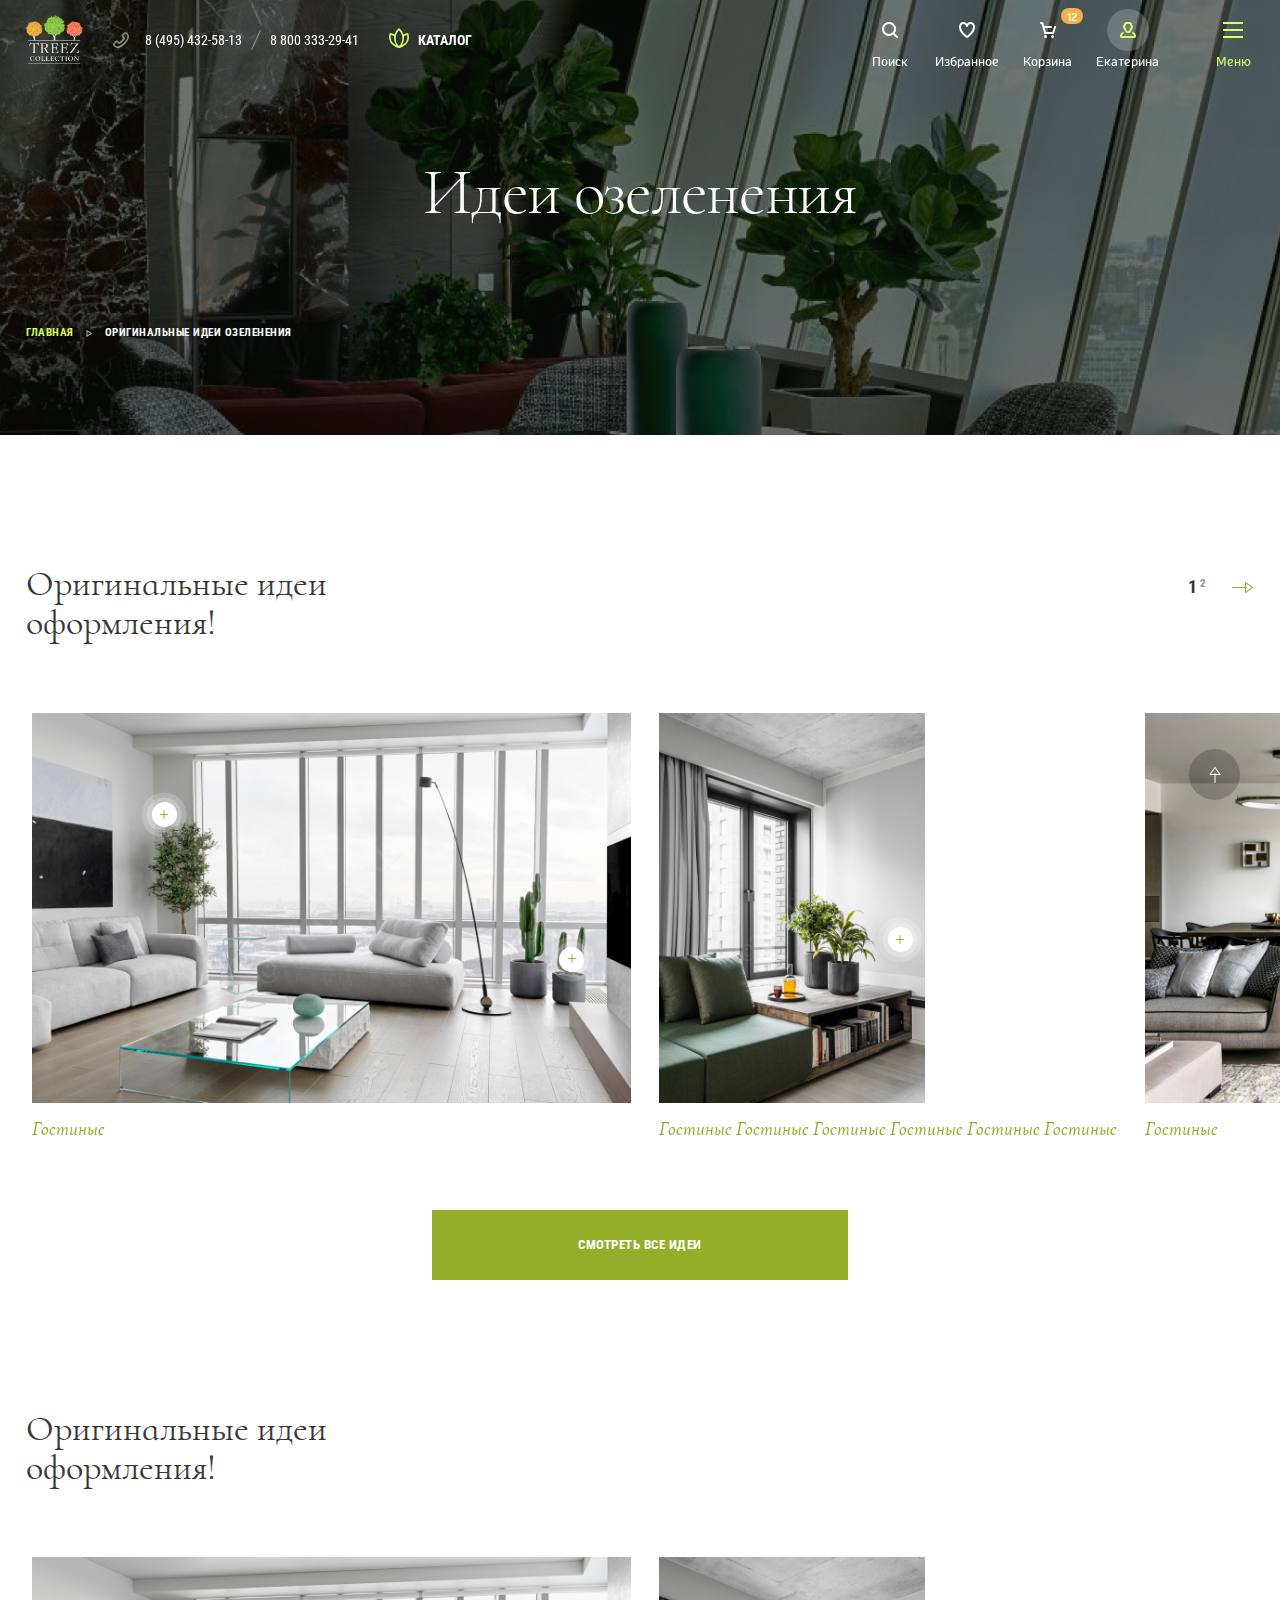
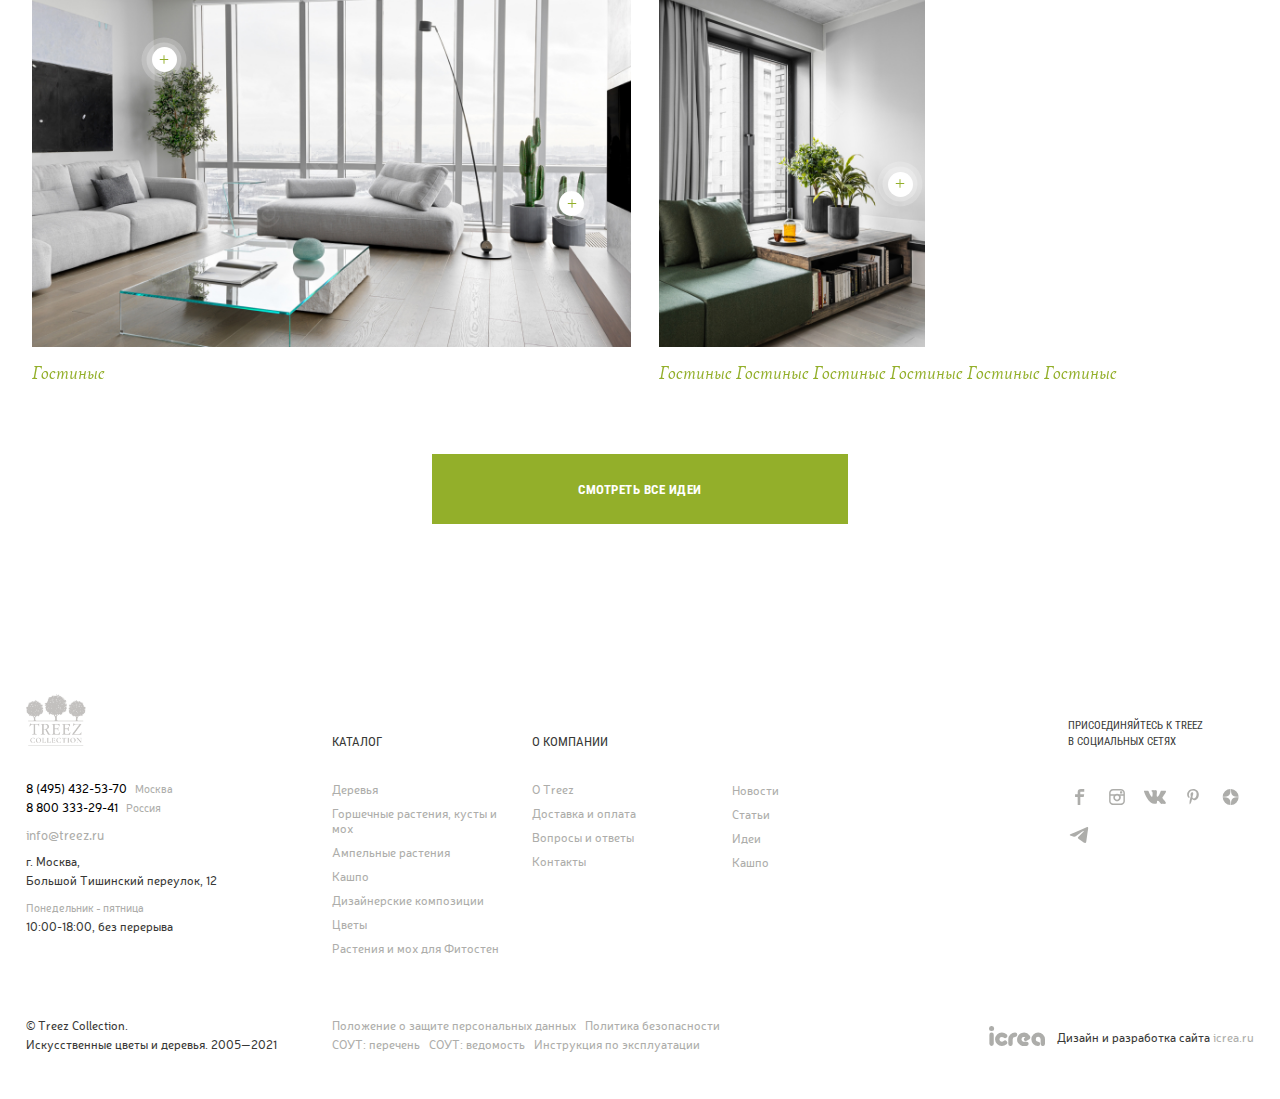
<file: ideas.html>
<!DOCTYPE html>
<html lang="ru">

<head>
	<meta charset="UTF-8">
	<meta http-equiv="X-UA-Compatible" content="IE=edge">
	<meta name="viewport" content="width=device-width, initial-scale=1.0">
	<title>TREEZ - Идеи</title>
	<meta property="og:title" content="TREEZ - Идеи">
	<meta property="og:description" content="Description">
	<meta property="og:url" content="/">
	<meta property="og:site_name" content="TREEZ - Идеи">
	<!-- styles -->
	<link rel="stylesheet" href="css/vendor.min.css">
	<link rel="stylesheet" href="css/app.min.css">
</head>

<body>
	<!-- wrapper -->
	<div class="wrapper">
		<!-- header -->
		<header class="header header--transparent" id="header">
			<div class="header__fixed">
				<div class="container">
					<div class="header__wrapper">
						<div class="header__inner">
							<a href="index.html" class="header__logotype">
								<img src="img/logotype.png" alt="TREEZ" class="header__logotype-img default">
								<img src="img/logotype-white.png" alt="TREEZ" class="header__logotype-img white">
							</a>
							<ul class="header__contacts header__inner">
								<li class="header__contacts-item">
									<a href="tel:84954325813" class="header__contacts-link">
										<svg>
											<use xlink:href="img/sprite.svg#icon-phone"></use>
										</svg>
										<span>8 (495) 432-58-13</span>
									</a>
								</li>
								<li class="header__contacts-item">
									<a href="tel:88003332941" class="header__contacts-link">
										<span>8 800 333-29-41</span>
									</a>
								</li>
							</ul>
							<a href="catalog.html" class="c-catalog header__catalog">
								<svg class="c-catalog__icon">
									<use xlink:href="img/sprite.svg#icon-catalog"></use>
								</svg>
								<span class="c-catalog__title">Каталог</span>
							</a>
						</div>
						<div class="header__inner">
							<div class="header__inner">
								<div class="header-control header__control">
									<a href="#" class="header-control__btn" id="search-toggle">
										<div class="header-control__btn-icon">
											<svg>
												<use xlink:href="img/sprite.svg#icon-search"></use>
											</svg>
										</div>
										<span class="header-control__btn-title">Поиск</span>
									</a>
								</div>
								<div class="header-control header__control">
									<a href="#" class="header-control__btn">
										<div class="header-control__btn-icon">
											<svg>
												<use xlink:href="img/sprite.svg#icon-favorite"></use>
											</svg>
										</div>
										<span class="header-control__btn-title">Избранное</span>
									</a>
								</div>
								<div class="header-control header__control">
									<a href="#" class="header-control__btn">
										<div class="header-control__btn-icon">
											<svg>
												<use xlink:href="img/sprite.svg#icon-cart"></use>
											</svg>
										</div>
										<span class="header-control__btn-title">Корзина</span>
										<span class="header-control__btn-value">12</span>
									</a>
								</div>
								<!-- <div class="header-control header__control">
                            <a href="#" class="header-control__btn modal-btn" data-id="modal-auth">
                                <div class="header-control__btn-icon">
                                    <svg>
                                        <use xlink:href="img/sprite.svg#icon-user"></use>
                                    </svg>
                                </div>
                                <span class="header-control__btn-title">Войти</span>
                            </a>
                        </div> -->
								<div class="header-control header__control">
									<a href="#" class="header-control__btn is--active">
										<div class="header-control__btn-icon">
											<svg>
												<use xlink:href="img/sprite.svg#icon-user"></use>
											</svg>
										</div>
										<span class="header-control__btn-title">Екатерина</span>
									</a>
								</div>
							</div>
							<button class="hamburger" id="hamburger-toggle">
								<div class="hamburger__group">
									<span class="hamburger__inner"></span>
									<span class="hamburger__inner"></span>
									<span class="hamburger__inner"></span>
								</div>
								<span class="hamburger__title">Меню</span>
							</button>
						</div>
					</div>
					<div class="header__menu">
						<div class="menu" id="menu">
							<div class="menu__wrap">
								<div class="menu__wrapper">
									<div class="menu__block">
										<ul class="menu__list">
											<li class="menu__item">
												<a href="#" class="menu__link">Каталог</a>
											</li>
										</ul>
										<ul class="menu__list">
											<li class="menu__item">
												<a href="#" class="menu__link">Деревья <sup class="menu__value">157</sup> <sup class="menu__value menu__value--new">+12</sup></a>
											</li>
											<li class="menu__item">
												<a href="#" class="menu__link">Горшечные растения и кусты <sup class="menu__value">17</sup> <sup class="menu__value menu__value--new">+2</sup></a>
											</li>
											<li class="menu__item">
												<a href="#" class="menu__link">Ампельные растения <sup class="menu__value">157</sup></a>
											</li>
											<li class="menu__item">
												<a href="#" class="menu__link">Кашпо <sup class="menu__value">107</sup> <sup class="menu__value menu__value--new">+20</sup></a>
											</li>
											<li class="menu__item">
												<a href="#" class="menu__link">Дизайнерские композиции <sup class="menu__value">157</sup> <sup class="menu__value menu__value--new">+50</sup></a>
											</li>
											<li class="menu__item">
												<a href="#" class="menu__link">Цветы <sup class="menu__value">65</sup> <sup class="menu__value menu__value--new">+5</sup></a>
											</li>
										</ul>
									</div>
									<div class="menu__block">
										<ul class="menu__list">
											<li class="menu__item">
												<a href="#" class="menu__link menu__link--plug"></a>
											</li>
										</ul>
										<a href="#" class="menu__price-list">
											<picture class="menu__img">
												<img src="img/price-list.jpg" alt="Price list">
											</picture>
											<span class="menu__help">Прайс-листы и каталоги</span>
										</a>
									</div>
									<div class="menu__block">
										<ul class="menu__list">
											<li class="menu__item">
												<a href="#" class="menu__link menu__link--plug"></a>
											</li>
										</ul>
										<ul class="menu__list">
											<li class="menu__item">
												<a href="#" class="menu__link menu__link--sm">О Treez</a>
											</li>
											<li class="menu__item">
												<a href="#" class="menu__link menu__link--sm">Партнерам</a>
											</li>
											<li class="menu__item">
												<a href="#" class="menu__link menu__link--sm">Доставка и оплата</a>
											</li>
											<li class="menu__item">
												<a href="#" class="menu__link menu__link--sm">Вопросы и ответы</a>
											</li>
											<li class="menu__item">
												<a href="#" class="menu__link menu__link--sm">Контакты</a>
											</li>
										</ul>
										<ul class="menu__list">
											<li class="menu__item">
												<a href="#" class="menu__link menu__link--sm">Подарочный сертификат</a>
											</li>
											<li class="menu__item">
												<a href="#" class="menu__link menu__link--sm">Новости</a>
											</li>
										</ul>
									</div>
								</div>
							</div>
						</div>
					</div>
					<div class="header__search">
						<div class="search" id="search">
							<div class="search__wrap">
								<div class="search__wrapper">
									<span class="search__subtitle">Быстрый поиск товара</span>
									<div class="search__main">
										<form action="#" class="search__controls" data-ajaxblock=".search__dropdown" data-type="GET" data-noloader="true" data-suggest-url="/ajax/quick-search.php" novalidate="true">
											<input type="text" class="search__input" placeholder="Введите текст для поиска">
											<button class="search__btn-search">
												<svg>
													<use xlink:href="img/sprite.svg#icon-search"></use>
												</svg>
												<span>Найти</span>
											</button>
										</form>
										<div class="search__dropdown"></div>
									</div>
								</div>
							</div>
						</div>
					</div>
					<div class="header__overlay"></div>
				</div>
			</div>
		</header>
		<!-- end of header -->
		<!-- content -->
		<div class="wrapper__content">
			<!-- page top -->
			<section class="page-top" id="page-top" style="background-image: url(img/catalog-bg.jpg);">
				<div class="container">
					<div class="page-top__wrap">
						<div class="page-top__body">
							<h1 class="page-top__heading">Идеи озеленения</h1>
						</div>
						<div class="page-top__inner">
							<div class="breadcrumb page-top__breadcrumb" aria-label="Breadcrumb">
								<ol class="breadcrumb__list">
									<li class="breadcrumb__item">
										<a href="index.html" class="breadcrumb__link">Главная</a>
									</li>
									<li class="breadcrumb__item">
										<a href="ideas.html" class="breadcrumb__link">Оригинальные идеи озеленения</a>
									</li>
								</ol>
							</div>
						</div>
					</div>
				</div>
			</section>
			<!-- end of page top -->
			<!-- ideas -->
			<section class="ideas section-indent" id="ideas">
				<div class="container">
					<div class="ideas__slider">
						<div class="section-heading">
							<div class="section-heading__group">
								<h2 class="section-heading__title">Оригинальные идеи <br>оформления!</h2>
							</div>
							<div class="section-heading__group">
								<div class="swiper-controls section-heading__controls">
									<button class="swiper-button-prev" aria-label="Назад">
										<svg class="swiper-button-icon">
											<use xlink:href="img/sprite.svg#icon-arrow-prev"></use>
										</svg>
									</button>
									<div class="swiper-pagination"></div>
									<button class="swiper-button-next" aria-label="Далее">
										<svg class="swiper-button-icon">
											<use xlink:href="img/sprite.svg#icon-arrow-next"></use>
										</svg>
									</button>
								</div>
							</div>
						</div>
						<div class="ideas__slider-wrapper">
							<div class="swiper">
								<div class="swiper-wrapper">
									<div class="swiper-slide">
										<article class="ideas__item">
											<div class="ideas__img ideas-popup-trigger">
												<img src="img/ideas-01.jpg" alt="Image">
												<div class="ideas__img-inner">
													<span class="ideas__img-value">3 фото</span>
													<div class="ideas__img-icon ideas__img-icon--white ideas__img-icon--mobile products-used-trigger">
														<svg>
															<use xlink:href="img/sprite.svg#icon-info"></use>
														</svg>
													</div>
													<div class="ideas__img-icon">
														<svg>
															<use xlink:href="img/sprite.svg#icon-zoom"></use>
														</svg>
													</div>
												</div>
												<a href="products.html" class="ideas__img-bullet" style="top: 23%; left: 20%;" target="_blank">
													<svg>
														<use xlink:href="img/sprite.svg#icon-plus"></use>
													</svg>
													<svg>
														<use xlink:href="img/sprite.svg#icon-info"></use>
													</svg>
												</a>
												<a href="products.html" class="ideas__img-bullet" style="top: 60%; left: 88%;" target="_blank">
													<svg>
														<use xlink:href="img/sprite.svg#icon-plus"></use>
													</svg>
													<svg>
														<use xlink:href="img/sprite.svg#icon-info"></use>
													</svg>
												</a>
											</div>
											<div class="ideas__body">
												<h3 class="ideas__title"><a href="#">Гостиные</a></h3>
											</div>
										</article>
									</div>
									<div class="swiper-slide">
										<article class="ideas__item">
											<div class="ideas__img ideas-popup-trigger">
												<img src="img/ideas-02.jpg" alt="Image">
												<div class="ideas__img-inner">
													<span class="ideas__img-value">2 фото</span>
													<div class="ideas__img-icon ideas__img-icon--white ideas__img-icon--mobile products-used-trigger">
														<svg>
															<use xlink:href="img/sprite.svg#icon-info"></use>
														</svg>
													</div>
													<div class="ideas__img-icon">
														<svg>
															<use xlink:href="img/sprite.svg#icon-zoom"></use>
														</svg>
													</div>
												</div>
												<a href="products.html" class="ideas__img-bullet" style="top: 55%; left: 50%;" target="_blank">
													<svg>
														<use xlink:href="img/sprite.svg#icon-plus"></use>
													</svg>
													<svg>
														<use xlink:href="img/sprite.svg#icon-info"></use>
													</svg>
												</a>
											</div>
											<div class="ideas__body">
												<h3 class="ideas__title"><a href="#">Гостиные Гостиные Гостиные Гостиные Гостиные Гостиные</a></h3>
											</div>
										</article>
									</div>
									<div class="swiper-slide">
										<article class="ideas__item">
											<div class="ideas__img ideas-popup-trigger">
												<img src="img/ideas-03.jpg" alt="Image">
												<div class="ideas__img-inner">
													<span class="ideas__img-value">3 фото</span>
													<div class="ideas__img-icon">
														<svg>
															<use xlink:href="img/sprite.svg#icon-zoom"></use>
														</svg>
													</div>
												</div>
											</div>
											<div class="ideas__body">
												<h3 class="ideas__title"><a href="#">Гостиные</a></h3>
											</div>
										</article>
									</div>
								</div>
							</div>
						</div>
					</div>
					<a href="#" class="ideas__more btn">смотреть все идеи</a>
				</div>
			</section>
			<!-- end of ideas -->
			<!-- ideas -->
			<section class="ideas section-indent" id="ideas-2">
				<div class="container">
					<div class="ideas__slider">
						<div class="section-heading">
							<div class="section-heading__group">
								<h2 class="section-heading__title">Оригинальные идеи <br>оформления!</h2>
							</div>
							<div class="section-heading__group">
								<div class="swiper-controls section-heading__controls">
									<button class="swiper-button-prev" aria-label="Назад">
										<svg class="swiper-button-icon">
											<use xlink:href="img/sprite.svg#icon-arrow-prev"></use>
										</svg>
									</button>
									<div class="swiper-pagination"></div>
									<button class="swiper-button-next" aria-label="Далее">
										<svg class="swiper-button-icon">
											<use xlink:href="img/sprite.svg#icon-arrow-next"></use>
										</svg>
									</button>
								</div>
							</div>
						</div>
						<div class="ideas__slider-wrapper">
							<div class="swiper">
								<div class="swiper-wrapper">
									<div class="swiper-slide">
										<article class="ideas__item">
											<div class="ideas__img ideas-popup-trigger">
												<img src="img/ideas-01.jpg" alt="Image">
												<div class="ideas__img-inner">
													<span class="ideas__img-value">3 фото</span>
													<div class="ideas__img-icon ideas__img-icon--white ideas__img-icon--mobile products-used-trigger">
														<svg>
															<use xlink:href="img/sprite.svg#icon-info"></use>
														</svg>
													</div>
													<div class="ideas__img-icon">
														<svg>
															<use xlink:href="img/sprite.svg#icon-zoom"></use>
														</svg>
													</div>
												</div>
												<a href="products.html" class="ideas__img-bullet" style="top: 23%; left: 20%;" target="_blank">
													<svg>
														<use xlink:href="img/sprite.svg#icon-plus"></use>
													</svg>
													<svg>
														<use xlink:href="img/sprite.svg#icon-info"></use>
													</svg>
												</a>
												<a href="products.html" class="ideas__img-bullet" style="top: 60%; left: 88%;" target="_blank">
													<svg>
														<use xlink:href="img/sprite.svg#icon-plus"></use>
													</svg>
													<svg>
														<use xlink:href="img/sprite.svg#icon-info"></use>
													</svg>
												</a>
											</div>
											<div class="ideas__body">
												<h3 class="ideas__title"><a href="#">Гостиные</a></h3>
											</div>
										</article>
									</div>
									<div class="swiper-slide">
										<article class="ideas__item">
											<div class="ideas__img ideas-popup-trigger">
												<img src="img/ideas-02.jpg" alt="Image">
												<div class="ideas__img-inner">
													<span class="ideas__img-value">2 фото</span>
													<div class="ideas__img-icon ideas__img-icon--white ideas__img-icon--mobile products-used-trigger">
														<svg>
															<use xlink:href="img/sprite.svg#icon-info"></use>
														</svg>
													</div>
													<div class="ideas__img-icon">
														<svg>
															<use xlink:href="img/sprite.svg#icon-zoom"></use>
														</svg>
													</div>
												</div>
												<a href="products.html" class="ideas__img-bullet" style="top: 55%; left: 50%;" target="_blank">
													<svg>
														<use xlink:href="img/sprite.svg#icon-plus"></use>
													</svg>
													<svg>
														<use xlink:href="img/sprite.svg#icon-info"></use>
													</svg>
												</a>
											</div>
											<div class="ideas__body">
												<h3 class="ideas__title"><a href="#">Гостиные Гостиные Гостиные Гостиные Гостиные Гостиные</a></h3>
											</div>
										</article>
									</div>
								</div>
							</div>
						</div>
					</div>
					<a href="#" class="ideas__more btn">смотреть все идеи</a>
				</div>
			</section>
			<!-- end of ideas -->
		</div>
		<!-- end of content -->
		<!-- footer -->
		<footer class="footer @@footer" id="footer">
			<div class="container">
				<div class="footer__main">
					<div class="footer__block footer__block--info">
						<a href="index.html" class="footer__logotype">
							<img src="img/logotype-grey.png" alt="TREEZ">
						</a>
						<p class="footer__text">
							<a href="tel:84954325370">8 (495) 432-53-70</a>
							<span>Москва</span><br>
							<a href="tel:88003332941">8 800 333-29-41</a>
							<span>Россия</span>
						</p>
						<a href="mailto:info@treez.ru" class="footer__text footer__text--accent">info@treez.ru</a>
						<p class="footer__text">
							г. Москва,<br>
							Большой Тишинский переулок, 12
						</p>
						<p class="footer__text">
							<span>Понедельник - пятница</span><br>
							10:00-18:00, без перерыва
						</p>
					</div>
					<div class="footer__block">
						<span class="footer__title">Каталог</span>
						<ul class="footer__list">
							<li class="footer__item">
								<a href="#" class="footer__link">Деревья</a>
							</li>
							<li class="footer__item">
								<a href="#" class="footer__link">Горшечные растения, кусты и мох</a>
							</li>
							<li class="footer__item">
								<a href="#" class="footer__link">Ампельные растения</a>
							</li>
							<li class="footer__item">
								<a href="#" class="footer__link">Кашпо</a>
							</li>
							<li class="footer__item">
								<a href="#" class="footer__link">Дизайнерские композиции</a>
							</li>
							<li class="footer__item">
								<a href="#" class="footer__link">Цветы</a>
							</li>
							<li class="footer__item">
								<a href="#" class="footer__link">Растения и мох для Фитостен</a>
							</li>
						</ul>
					</div>
					<div class="footer__block">
						<span class="footer__title">О КОМПАНИИ</span>
						<ul class="footer__list">
							<li class="footer__item">
								<a href="#" class="footer__link">О Treez</a>
							</li>
							<li class="footer__item">
								<a href="#" class="footer__link">Доставка и оплата</a>
							</li>
							<li class="footer__item">
								<a href="#" class="footer__link">Вопросы и ответы</a>
							</li>
							<li class="footer__item">
								<a href="#" class="footer__link">Контакты</a>
							</li>
						</ul>
					</div>
					<div class="footer__block footer__block--tablet">
						<ul class="footer__list">
							<li class="footer__item">
								<a href="#" class="footer__link">Положение о защите персональных данных</a>
							</li>
							<li class="footer__item">
								<a href="#" class="footer__link">Политика безопасности</a>
							</li>
							<li class="footer__item">
								<a href="#" class="footer__link">СОУТ: перечень</a>
							</li>
							<li class="footer__item">
								<a href="#" class="footer__link">СОУТ: ведомость</a>
							</li>
							<li class="footer__item">
								<a href="#" class="footer__link">Инструкция по эксплуатации</a>
							</li>
						</ul>
					</div>
					<div class="footer__block footer__block--short-list">
						<span class="footer__title footer__title--plug"></span>
						<ul class="footer__list">
							<li class="footer__item">
								<a href="#" class="footer__link">Новости</a>
							</li>
							<li class="footer__item">
								<a href="#" class="footer__link">Статьи</a>
							</li>
							<li class="footer__item">
								<a href="#" class="footer__link">Идеи</a>
							</li>
							<li class="footer__item">
								<a href="#" class="footer__link">Кашпо</a>
							</li>
						</ul>
					</div>
					<div class="footer__block footer__block--social">
						<span class="footer__subtitle">Присоединяйтесь к treez <br>в социальных сетях</span>
						<div class="c-socmedia footer__socmedia">
							<ul class="c-socmedia__list">
								<li class="c-socmedia__item">
									<a href="#" class="c-socmedia__link">
										<svg class="c-socmedia__icon">
											<use xlink:href="img/sprite.svg#icon-facebook"></use>
										</svg>
									</a>
								</li>
								<li class="c-socmedia__item">
									<a href="#" class="c-socmedia__link">
										<svg class="c-socmedia__icon">
											<use xlink:href="img/sprite.svg#icon-instagram"></use>
										</svg>
									</a>
								</li>
								<li class="c-socmedia__item">
									<a href="#" class="c-socmedia__link">
										<svg class="c-socmedia__icon">
											<use xlink:href="img/sprite.svg#icon-vk"></use>
										</svg>
									</a>
								</li>
								<li class="c-socmedia__item">
									<a href="#" class="c-socmedia__link">
										<svg class="c-socmedia__icon">
											<use xlink:href="img/sprite.svg#icon-pinterest"></use>
										</svg>
									</a>
								</li>
								<li class="c-socmedia__item">
									<a href="#" class="c-socmedia__link">
										<svg class="c-socmedia__icon">
											<use xlink:href="img/sprite.svg#icon-dzen"></use>
										</svg>
									</a>
								</li>
								<li class="c-socmedia__item">
									<a href="#" class="c-socmedia__link">
										<svg class="c-socmedia__icon">
											<use xlink:href="img/sprite.svg#icon-telegram"></use>
										</svg>
									</a>
								</li>
							</ul>
						</div>
					</div>
				</div>
				<div class="footer__bottom">
					<div class="footer__block footer__block--copyright">
						<p class="footer__copyright">
							© Treez Collection.<br>
							Искусственные цветы и деревья. 2005—2021
						</p>
					</div>
					<div class="footer__block footer__block--list footer__block--no-tablet">
						<ul class="footer__list footer__list--flex">
							<li class="footer__item">
								<a href="#" class="footer__link">Положение о защите персональных данных</a>
							</li>
							<li class="footer__item">
								<a href="#" class="footer__link">Политика безопасности</a>
							</li>
							<li class="footer__item">
								<a href="#" class="footer__link">СОУТ: перечень</a>
							</li>
							<li class="footer__item">
								<a href="#" class="footer__link">СОУТ: ведомость</a>
							</li>
							<li class="footer__item">
								<a href="#" class="footer__link">Инструкция по эксплуатации</a>
							</li>
						</ul>
					</div>
					<div class="footer__block footer__block--design-by">
						<div class="c-design-by">
							<picture class="c-design-by__img">
								<img src="img/icrea.svg" alt="icrea">
							</picture>
							<p class="c-design-by__text">Дизайн и разработка сайта <a href="icrea.ru" target="_blank">icrea.ru</a></p>
						</div>
					</div>
				</div>
			</div>
		</footer>
		<!-- end of footer -->
		<a href="#header" class="c-up-btn fixed">
			<svg class="c-up-btn__icon">
				<use xlink:href="img/sprite.svg#icon-arrow-top"></use>
			</svg>
		</a>
	</div>
	<!-- end of wrapper -->
	<!-- ideas tooltip -->
	<a href="products.html" class="ideas-tooltip" id="ideas-tooltip" target="_blank">
		<picture class="ideas-tooltip__img">
			<img src="img/catalog-01.png" alt="Image">
		</picture>
		<div class="ideas-tooltip__body">
			<span class="ideas-tooltip__title">Апельсиновое дерево с плодами</span>
			<div class="ideas-tooltip__info">
				<span class="ideas-tooltip__value ideas-tooltip__value--lg">От <b>15 385 Р.</b></span>
				<span class="ideas-tooltip__value">Высота см. <b>80/100/120</b></span>
				<span class="ideas-tooltip__value">Артикул <b>10.25402N</b></span>
			</div>
		</div>
	</a>
	<!-- end of ideas tooltip -->
	<!-- modal -->
	<div class="modal fixed" id="modal-auth">
		<button class="modal__close-btn modal__close-btn--mobile modal__close" aria-label="Закрыть">
			<svg class="modal__close-icon">
				<use xlink:href="img/sprite.svg#icon-close"></use>
			</svg>
		</button>
		<div class="modal__scroll">
			<div class="modal__wrap">
				<button class="modal__close-btn modal__close-btn--desktop modal__close" aria-label="Закрыть">
					<svg class="modal__close-icon">
						<use xlink:href="img/sprite.svg#icon-close"></use>
					</svg>
				</button>
				<div class="modal__wrapper modal__wrapper--flex">
					<div class="modal__tabs">
						<button class="modal__tab is--active" data-modal-tab="left">Авторизация</button>
						<button class="modal__tab" data-modal-tab="right">Регистрация</button>
					</div>
					<div class="modal__left is--active">
						<div class="modal__main">
							<div class="modal__top">
								<h3 class="modal__heading">Авторизация</h3>
							</div>
							<div class="modal__body">
								<div class="modal__holder is--active" data-auth-form="login">
									<div class="modal__notification">
										<p class="modal__notification-text">
											После авторизации, возможно, у вас не будет доступа к 3D моделям и изображениям.<br><br>
											Для получения доступа необходимо обратиться к своему менеджеру.
										</p>
									</div>
									<form action="#" class="modal__form">
										<!-- add class 'is--active' for visible -->
										<div class="form-error">
											<span class="form-error__title">Неверный логин или пароль.</span>
										</div>
										<div class="input-field modal__input">
											<div class="input-field__inner">
												<input type="email" id="auth-email" class="input-field__input" placeholder="Введите свой e-mail">
											</div>
											<label for="auth-email" class="input-field__label">E-MAIL *</label>
										</div>
										<div class="input-field modal__input">
											<div class="input-field__inner">
												<input type="password" id="auth-password" class="input-field__input" placeholder="Введите пароль">
												<button class="input-field__visibility-btn">
													<span class="input-field__visibility-icon"></span>
													<span class="input-field__visibility-title">показать</span>
												</button>
											</div>
											<label for="auth-password" class="input-field__label">пароль *</label>
										</div>
										<div class="modal__inner">
											<div class="square-checkbox square-checkbox--default modal__checkbox">
												<input type="checkbox" class="square-checkbox__input" id="save-data">
												<label for="save-data" class="square-checkbox__group">
													<span class="square-checkbox__icon"></span>
													<span class="square-checkbox__title">Запомнить</span>
												</label>
											</div>
											<a href="#" class="modal__link modal-auth-trigger" data-auth-form="restore">Восстановить пароль</a>
										</div>
										<div class="c-socauth modal__socauth">
											<div class="c-socauth__top">
												<span class="c-socauth__title">Войти через соцсети:</span>
												<span class="c-socauth__help">Необходим действующий аккаунт</span>
											</div>
											<ul class="c-socauth__list">
												<li class="c-socauth__item">
													<a href="#" class="c-socauth__link">
														<svg class="c-socauth__icon">
															<use xlink:href="img/sprite.svg#icon-google-color"></use>
														</svg>
													</a>
												</li>
												<li class="c-socauth__item">
													<a href="#" class="c-socauth__link">
														<svg class="c-socauth__icon">
															<use xlink:href="img/sprite.svg#icon-vk-color"></use>
														</svg>
													</a>
												</li>
												<li class="c-socauth__item">
													<a href="#" class="c-socauth__link">
														<svg class="c-socauth__icon">
															<use xlink:href="img/sprite.svg#icon-facebook-color"></use>
														</svg>
													</a>
												</li>
												<li class="c-socauth__item">
													<a href="#" class="c-socauth__link">
														<svg class="c-socauth__icon">
															<use xlink:href="img/sprite.svg#icon-apple-color"></use>
														</svg>
													</a>
												</li>
											</ul>
										</div>
										<div class="modal__bottom">
											<button class="modal__btn btn">Войти</button>
										</div>
									</form>
								</div>
								<div class="modal__holder" data-auth-form="restore">
									<form action="#" class="modal__form">
										<div class="modal__content content">
											<p>
												Для восстановления пароля введите Ваш e-mail, указанный при регистрации
											</p>
										</div>
										<div class="input-field modal__input">
											<div class="input-field__inner">
												<input type="email" id="auth-email-restore" class="input-field__input" placeholder="Введите свой e-mail">
											</div>
											<label for="auth-email" class="input-field__label">E-MAIL *</label>
										</div>
										<div class="modal__inner">
											<a href="#" class="modal__link modal-auth-trigger" data-auth-form="login">Авторизация</a>
										</div>
										<div class="modal__bottom">
											<button class="modal__btn btn">Отправить</button>
										</div>
									</form>
								</div>
							</div>
						</div>
					</div>
					<div class="modal__right">
						<div class="modal__main">
							<div class="modal__top">
								<h3 class="modal__heading">Новый пользователь</h3>
							</div>
							<div class="modal__body">
								<div class="modal__holder is--active">
									<div class="modal__notification">
										<p class="modal__notification-text">
											Получение доступа к 3D моделям и изображениям возможно только после проверки аккаунта.
										</p>
									</div>
									<form action="#" class="modal__form">
										<!-- add class 'is--active' for visible -->
										<div class="form-error">
											<span class="form-error__title">Неверный логин или пароль.</span>
										</div>
										<div class="input-field modal__input">
											<div class="input-field__inner">
												<input type="email" id="register-email" class="input-field__input" placeholder="Введите свой e-mail" required>
											</div>
											<label for="register-email" class="input-field__label">E-MAIL *</label>
										</div>
										<div class="modal__content content">
											<p class="accent">
												Внимание! Регистрация только для юридических лиц, ИП и специалистов. Обратите внимание, что компания не работает с частными лицами.
											</p>
											<p>
												Внимание! После первичной регистрации просим максимально правильно заполнять все поля. Важно! Представителей юридических фирм регистрироваться как Юридическое лицо, для ИП так же есть специальная форма регистрации. Это необходимо, чтобы ваши заказы правильно обрабатывались.
											</p>
										</div>
										<div class="modal__checkboxes">
											<div class="square-checkbox square-checkbox--default square-checkbox--sm modal__checkbox">
												<input type="checkbox" class="square-checkbox__input" id="subscribe-email">
												<label for="subscribe-email" class="square-checkbox__group">
													<span class="square-checkbox__icon"></span>
													<span class="square-checkbox__title">Подписаться на рассылку</span>
												</label>
											</div>
											<div class="square-checkbox square-checkbox--default square-checkbox--sm modal__checkbox">
												<input type="checkbox" class="square-checkbox__input" id="conditions-data" required>
												<label for="conditions-data" class="square-checkbox__group">
													<span class="square-checkbox__icon"></span>
													<span class="square-checkbox__title">Я подтверждаю, что я старше 18 лет и принимаю <a href="#">условия работы сайта</a></span>
												</label>
											</div>
										</div>
										<div class="modal__bottom">
											<button class="modal__btn btn">Зарегистрироваться</button>
										</div>
									</form>
								</div>
							</div>
						</div>
					</div>
				</div>
			</div>
		</div>
		<div class="modal__overlay"></div>
	</div>
	<div class="modal fixed" id="modal-password">
		<button class="modal__close-btn modal__close-btn--mobile modal__close" aria-label="Закрыть">
			<svg class="modal__close-icon">
				<use xlink:href="img/sprite.svg#icon-close"></use>
			</svg>
		</button>
		<div class="modal__scroll">
			<div class="modal__wrap modal__wrap--sm">
				<button class="modal__close-btn modal__close-btn--desktop modal__close" aria-label="Закрыть">
					<svg class="modal__close-icon">
						<use xlink:href="img/sprite.svg#icon-close"></use>
					</svg>
				</button>
				<div class="modal__wrapper">
					<div class="modal__main">
						<div class="modal__top">
							<h3 class="modal__heading">Введите пароль</h3>
						</div>
						<div class="modal__body">
							<form action="#" class="modal__form">
								<!-- add class 'is--active' for visible -->
								<div class="form-error">
									<span class="form-error__title">Неверный логин или пароль.</span>
								</div>
								<div class="input-field modal__input">
									<div class="input-field__inner">
										<input type="password" id="auth-password" class="input-field__input" placeholder="Введите пароль">
										<button class="input-field__visibility-btn">
											<span class="input-field__visibility-icon"></span>
											<span class="input-field__visibility-title">показать</span>
										</button>
									</div>
									<label for="auth-password" class="input-field__label">пароль *</label>
								</div>
								<div class="modal__bottom">
									<button class="modal__btn btn">Войти</button>
								</div>
							</form>
						</div>
					</div>
				</div>
			</div>
		</div>
		<div class="modal__overlay"></div>
	</div>
	<!-- end of modal -->
	<!-- ideas popup -->
	<div class="ideas-popup" id="ideas-popup">
		<div class="ideas-popup__wrap">
			<button class="ideas-popup__close-btn ideas-popup__close" aria-label="Закрыть">
				<svg>
					<use xlink:href="img/sprite.svg#icon-close"></use>
				</svg>
			</button>
			<div class="container">
				<div class="ideas-popup__slider">
					<div class="ideas-popup__slider-wrapper">
						<div class="swiper">
							<div class="swiper-wrapper">
								<div class="swiper-slide">
									<div class="ideas-popup__slide">
										<picture class="ideas-popup__img">
											<img src="img/ideas-01.jpg" alt="Image">
											<div class="ideas-popup__img-inner">
												<div class="ideas-popup__img-icon ideas-popup__img-icon--white ideas-popup__img-icon--mobile products-used-trigger">
													<svg>
														<use xlink:href="img/sprite.svg#icon-info"></use>
													</svg>
												</div>
											</div>
											<a href="products.html" class="ideas__img-bullet" style="top: 23%; left: 20%;" target="_blank">
												<svg>
													<use xlink:href="img/sprite.svg#icon-plus"></use>
												</svg>
												<svg>
													<use xlink:href="img/sprite.svg#icon-info"></use>
												</svg>
											</a>
											<a href="products.html" class="ideas__img-bullet" style="top: 60%; left: 88%;" target="_blank">
												<svg>
													<use xlink:href="img/sprite.svg#icon-plus"></use>
												</svg>
												<svg>
													<use xlink:href="img/sprite.svg#icon-info"></use>
												</svg>
											</a>
										</picture>
									</div>
								</div>
								<div class="swiper-slide">
									<div class="ideas-popup__slide">
										<picture class="ideas-popup__img">
											<img src="img/ideas-02.jpg" alt="Image">
											<div class="ideas-popup__img-inner">
												<div class="ideas-popup__img-icon ideas-popup__img-icon--white ideas-popup__img-icon--mobile products-used-trigger">
													<svg>
														<use xlink:href="img/sprite.svg#icon-info"></use>
													</svg>
												</div>
											</div>
											<a href="products.html" class="ideas__img-bullet" style="top: 55%; left: 50%;" target="_blank">
												<svg>
													<use xlink:href="img/sprite.svg#icon-plus"></use>
												</svg>
												<svg>
													<use xlink:href="img/sprite.svg#icon-info"></use>
												</svg>
											</a>
										</picture>
									</div>
								</div>
								<div class="swiper-slide">
									<div class="ideas-popup__slide">
										<picture class="ideas-popup__img">
											<img src="img/ideas-03.jpg" alt="Image">
										</picture>
									</div>
								</div>
							</div>
							<div class="swiper-controls">
								<button class="swiper-button-prev" aria-label="Назад">
									<svg class="swiper-button-icon">
										<use xlink:href="img/sprite.svg#icon-arrow-prev"></use>
									</svg>
								</button>
								<div class="swiper-pagination"></div>
								<button class="swiper-button-next" aria-label="Далее">
									<svg class="swiper-button-icon">
										<use xlink:href="img/sprite.svg#icon-arrow-next"></use>
									</svg>
								</button>
							</div>
						</div>
					</div>
				</div>
			</div>
		</div>
	</div>
	<!-- end of ideas popup -->
	<!-- products used -->
	<div class="products-used" id="products-used">
		<div class="products-used__wrap">
			<div class="products-used__wrapper">
				<div class="products-used__top">
					<h2 class="products-used__heading">Используемые <br>товары</h2>
					<button class="products-used__close-btn products-used__close">
						<svg>
							<use xlink:href="img/sprite.svg#icon-close"></use>
						</svg>
					</button>
				</div>
				<div class="products-used__items">
					<a href="products.html" class="products-used-card products-used__item" target="_blank">
						<picture class="products-used-card__img">
							<img src="img/catalog-01.png" alt="Image">
						</picture>
						<div class="products-used-card__body">
							<span class="products-used-card__title">Пальма Цикас Мультикрона искусственная многоствольная</span>
							<div class="products-used-card__info">
								<span class="products-used-card__value products-used-card__value--lg">От <b>19 521 Р.</b></span>
								<span class="products-used-card__value">Высота см. <b>150/180/210/240</b></span>
								<span class="products-used-card__value">Артикул <b>20.1125RD</b></span>
							</div>
						</div>
					</a>
					<a href="products.html" class="products-used-card products-used__item" target="_blank">
						<picture class="products-used-card__img">
							<img src="img/catalog-01.png" alt="Image">
						</picture>
						<div class="products-used-card__body">
							<span class="products-used-card__title">Пальма Цикас Мультикрона искусственная многоствольная</span>
							<div class="products-used-card__info">
								<span class="products-used-card__value products-used-card__value--lg">От <b>19 521 Р.</b></span>
								<span class="products-used-card__value">Высота см. <b>150/180/210/240</b></span>
								<span class="products-used-card__value">Артикул <b>20.1125RD</b></span>
							</div>
						</div>
					</a>
				</div>
			</div>
		</div>
	</div>
	<!-- end of products used -->
	<!-- scripts -->
	<script src="js/vendor.min.js"></script>
	<script src="js/app.min.js"></script>
</body>

</html>
</file>
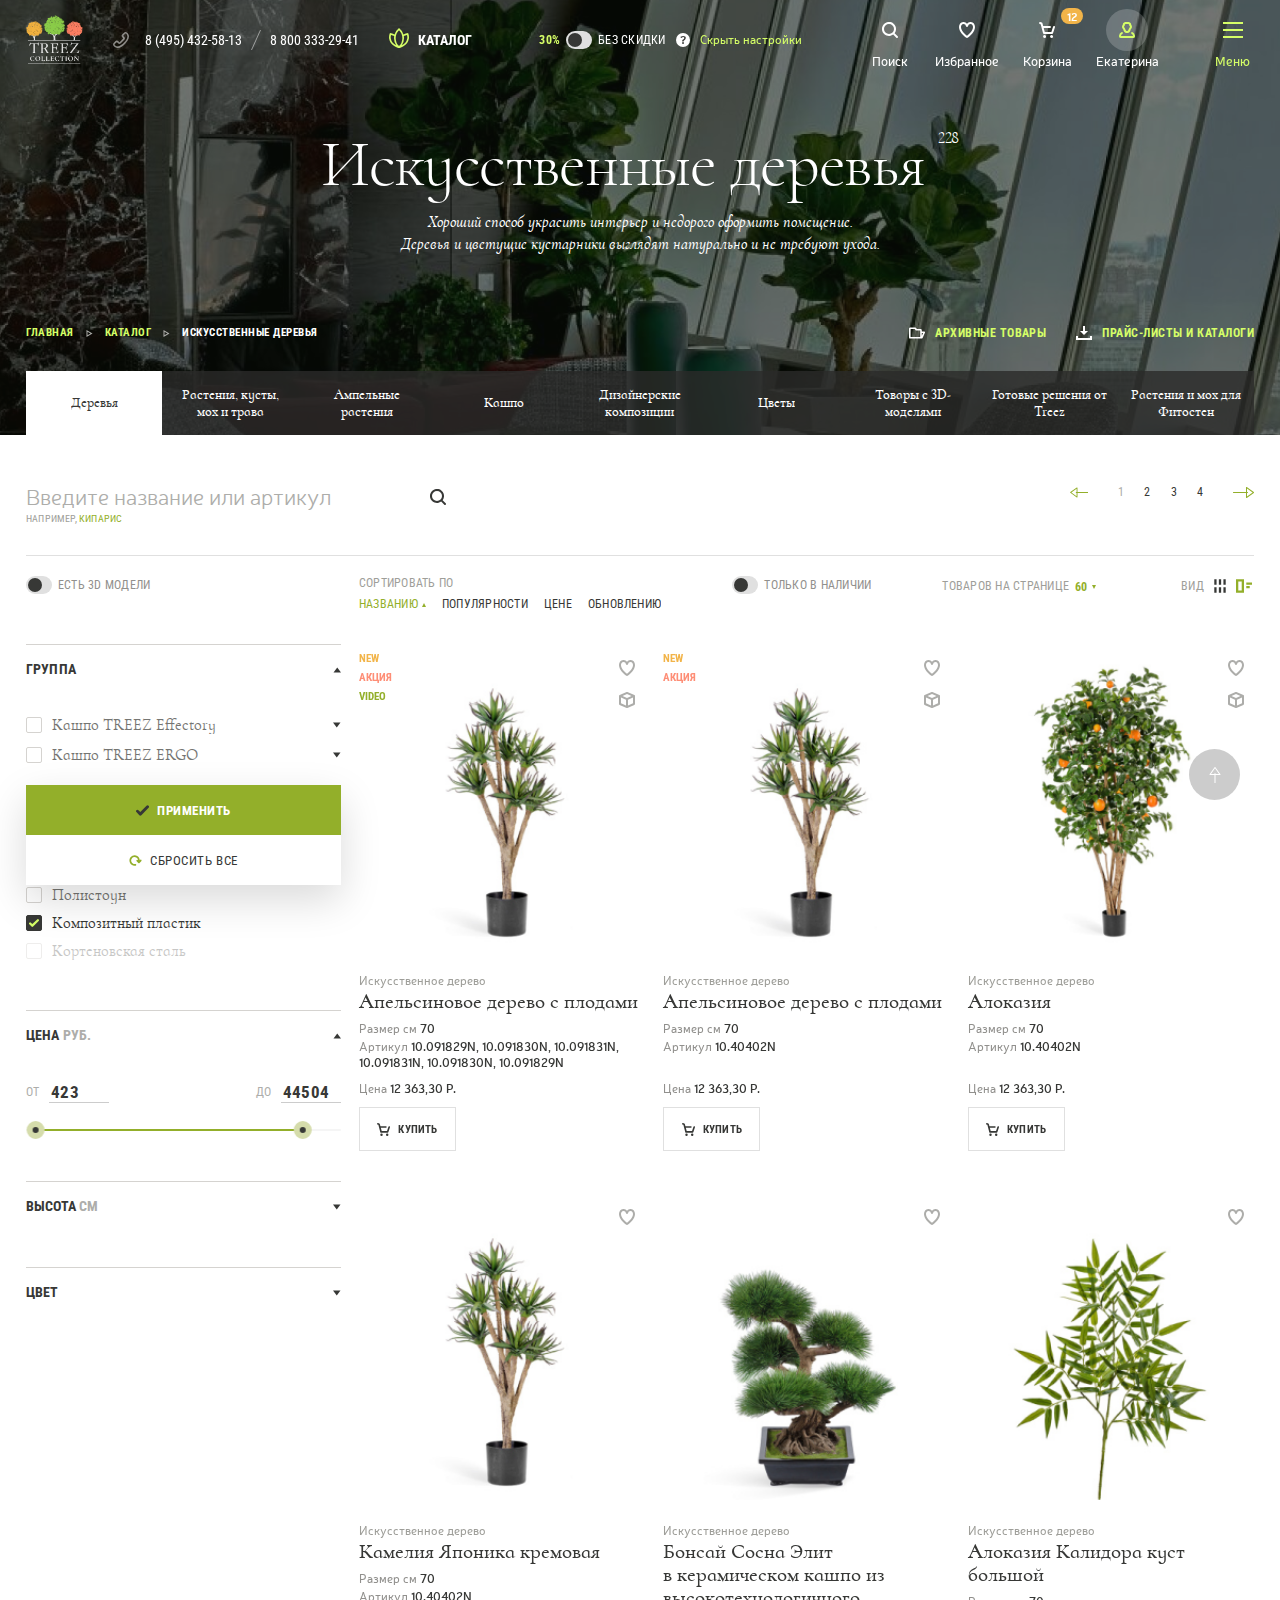
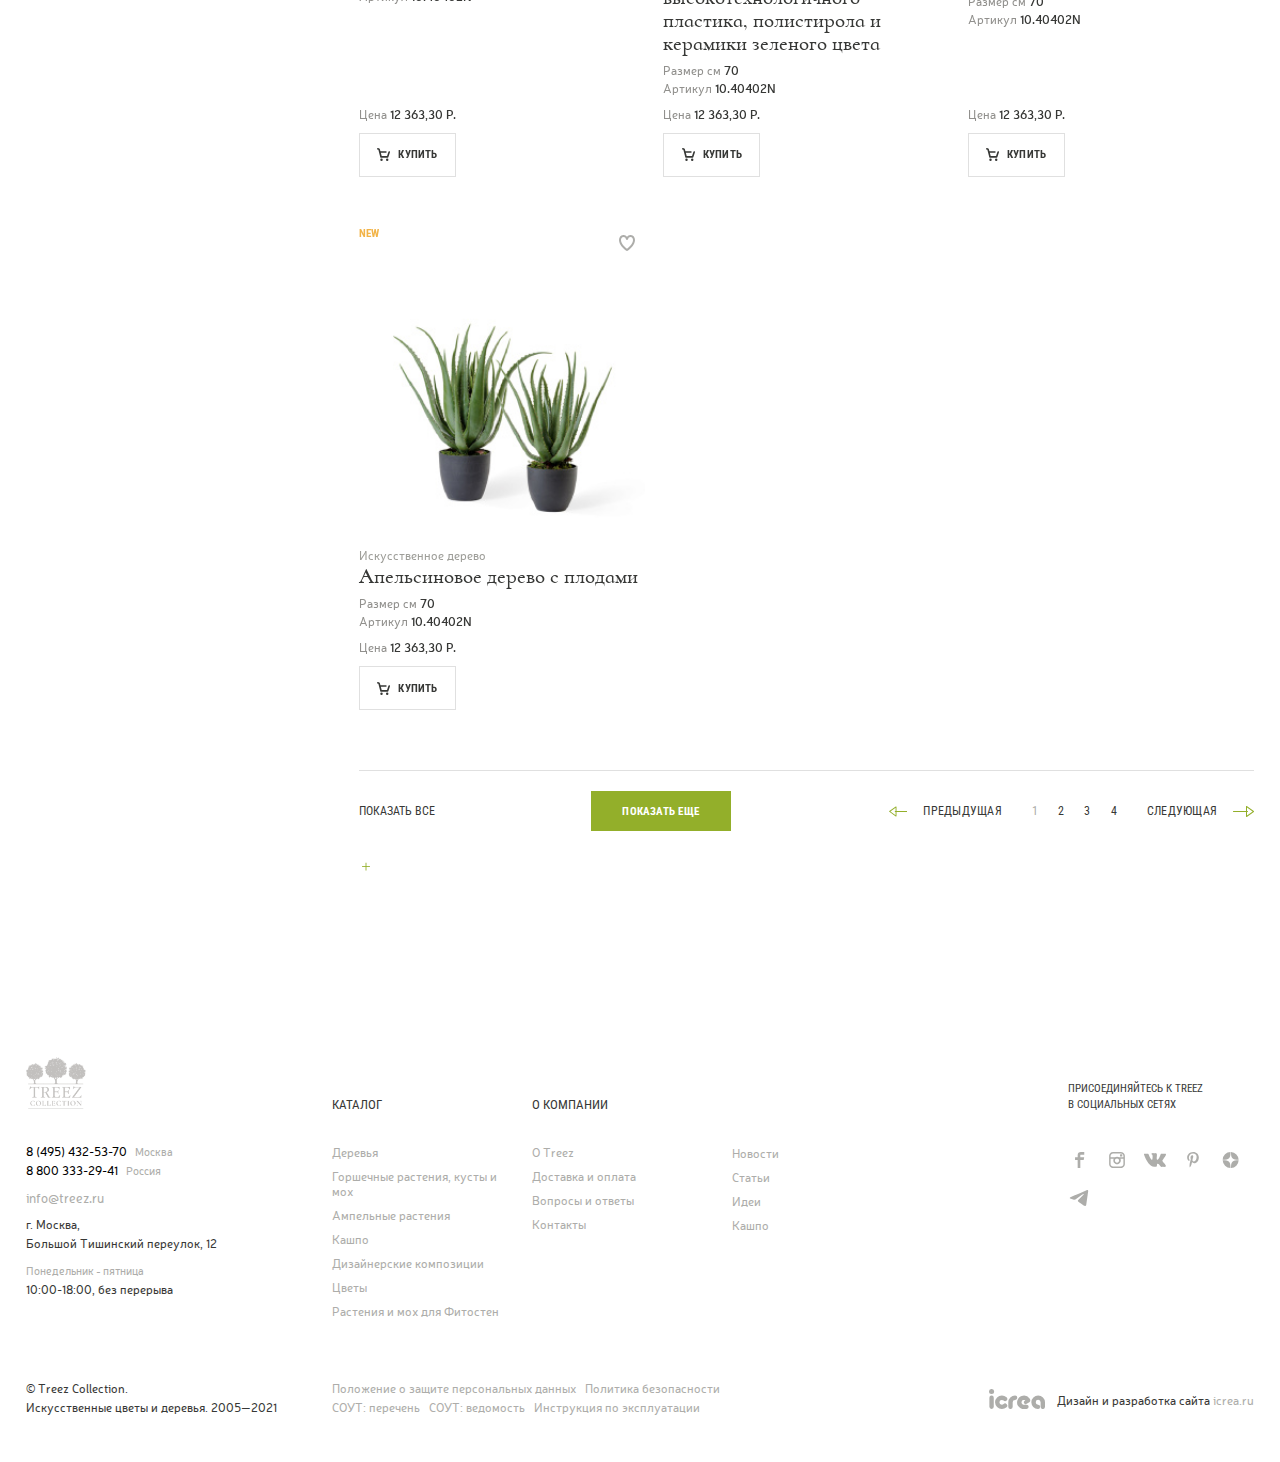
<file: products-no-hubs.html>
<!DOCTYPE html>
<html lang="ru">

<head>
	<meta charset="UTF-8">
	<meta http-equiv="X-UA-Compatible" content="IE=edge">
	<meta name="viewport" content="width=device-width, initial-scale=1.0">
	<title>TREEZ - Растения, кусты, мох и трава</title>
	<meta property="og:title" content="TREEZ - Растения, кусты, мох и трава">
	<meta property="og:description" content="Description">
	<meta property="og:url" content="/">
	<meta property="og:site_name" content="TREEZ - Растения, кусты, мох и трава">
	<!-- styles -->
	<link rel="stylesheet" href="css/vendor.min.css">
	<link rel="stylesheet" href="css/app.min.css">
</head>

<body>
	<!-- wrapper -->
	<div class="wrapper">
		<!-- header -->
		<header class="header header--transparent" id="header">
			<div class="header__fixed">
				<div class="container">
					<div class="header__wrapper">
						<div class="header__inner">
							<a href="index.html" class="header__logotype">
								<img src="img/logotype.png" alt="TREEZ" class="header__logotype-img default">
								<img src="img/logotype-white.png" alt="TREEZ" class="header__logotype-img white">
							</a>
							<ul class="header__contacts header__inner">
								<li class="header__contacts-item">
									<a href="tel:84954325813" class="header__contacts-link">
										<svg>
											<use xlink:href="img/sprite.svg#icon-phone"></use>
										</svg>
										<span>8 (495) 432-58-13</span>
									</a>
								</li>
								<li class="header__contacts-item">
									<a href="tel:88003332941" class="header__contacts-link">
										<span>8 800 333-29-41</span>
									</a>
								</li>
							</ul>
							<a href="catalog.html" class="c-catalog header__catalog">
								<svg class="c-catalog__icon">
									<use xlink:href="img/sprite.svg#icon-catalog"></use>
								</svg>
								<span class="c-catalog__title">Каталог</span>
							</a>
						</div>
						<div class="personal-sale header__sale">
							<div class="personal-sale__wrapper">
								<div class="personal-sale__inner">
									<label for="switch-personal-sale-head" class="switch personal-sale__switch">
										<input type="checkbox" id="switch-personal-sale-head" class="switch__input">
										<div class="switch__group">
											<span class="switch__title switch__title--accent">30%</span>
											<span class="switch__icon"></span>
											<span class="switch__title switch__title--white">Без скидки</span>
										</div>
									</label>
									<div class="c-info personal-sale__info">
										<button class="c-info__trigger">?</button>
										<div class="c-info__dropdown">
											<p>Для того, чтобы скрыть Вашу скидку и оставить розничную цену выберите &quot;Скрыть настройки&quot;. Для возврата к показу Вашей персональной скидки нужно будет ввести Ваш пароль к сайту.</p>
										</div>
									</div>
								</div>
								<a href="#" class="personal-sale__link" data-settings="hide">Скрыть настройки</a>
								<a href="#" class="personal-sale__link is--hidden modal-btn" data-settings="show" data-id="modal-password">Показать настройки</a>
							</div>
						</div>
						<div class="header__inner">
							<div class="header__inner">
								<div class="header-control header__control">
									<a href="#" class="header-control__btn" id="search-toggle">
										<div class="header-control__btn-icon">
											<svg>
												<use xlink:href="img/sprite.svg#icon-search"></use>
											</svg>
										</div>
										<span class="header-control__btn-title">Поиск</span>
									</a>
								</div>
								<div class="header-control header__control">
									<a href="#" class="header-control__btn">
										<div class="header-control__btn-icon">
											<svg>
												<use xlink:href="img/sprite.svg#icon-favorite"></use>
											</svg>
										</div>
										<span class="header-control__btn-title">Избранное</span>
									</a>
								</div>
								<div class="header-control header__control">
									<a href="#" class="header-control__btn">
										<div class="header-control__btn-icon">
											<svg>
												<use xlink:href="img/sprite.svg#icon-cart"></use>
											</svg>
										</div>
										<span class="header-control__btn-title">Корзина</span>
										<span class="header-control__btn-value">12</span>
									</a>
								</div>
								<!-- <div class="header-control header__control">
                            <a href="#" class="header-control__btn modal-btn" data-id="modal-auth">
                                <div class="header-control__btn-icon">
                                    <svg>
                                        <use xlink:href="img/sprite.svg#icon-user"></use>
                                    </svg>
                                </div>
                                <span class="header-control__btn-title">Войти</span>
                            </a>
                        </div> -->
								<div class="header-control header__control">
									<a href="#" class="header-control__btn is--active">
										<div class="header-control__btn-icon">
											<svg>
												<use xlink:href="img/sprite.svg#icon-user"></use>
											</svg>
										</div>
										<span class="header-control__btn-title">Екатерина</span>
									</a>
								</div>
							</div>
							<button class="hamburger" id="hamburger-toggle">
								<div class="hamburger__group">
									<span class="hamburger__inner"></span>
									<span class="hamburger__inner"></span>
									<span class="hamburger__inner"></span>
								</div>
								<span class="hamburger__title">Меню</span>
							</button>
						</div>
					</div>
					<div class="header__menu">
						<div class="menu" id="menu">
							<div class="menu__wrap">
								<div class="menu__wrapper">
									<div class="menu__block">
										<ul class="menu__list">
											<li class="menu__item">
												<a href="#" class="menu__link">Каталог</a>
											</li>
										</ul>
										<ul class="menu__list">
											<li class="menu__item">
												<a href="#" class="menu__link">Деревья <sup class="menu__value">157</sup> <sup class="menu__value menu__value--new">+12</sup></a>
											</li>
											<li class="menu__item">
												<a href="#" class="menu__link">Горшечные растения и кусты <sup class="menu__value">17</sup> <sup class="menu__value menu__value--new">+2</sup></a>
											</li>
											<li class="menu__item">
												<a href="#" class="menu__link">Ампельные растения <sup class="menu__value">157</sup></a>
											</li>
											<li class="menu__item">
												<a href="#" class="menu__link">Кашпо <sup class="menu__value">107</sup> <sup class="menu__value menu__value--new">+20</sup></a>
											</li>
											<li class="menu__item">
												<a href="#" class="menu__link">Дизайнерские композиции <sup class="menu__value">157</sup> <sup class="menu__value menu__value--new">+50</sup></a>
											</li>
											<li class="menu__item">
												<a href="#" class="menu__link">Цветы <sup class="menu__value">65</sup> <sup class="menu__value menu__value--new">+5</sup></a>
											</li>
										</ul>
									</div>
									<div class="menu__block">
										<ul class="menu__list">
											<li class="menu__item">
												<a href="#" class="menu__link menu__link--plug"></a>
											</li>
										</ul>
										<a href="#" class="menu__price-list">
											<picture class="menu__img">
												<img src="img/price-list.jpg" alt="Price list">
											</picture>
											<span class="menu__help">Прайс-листы и каталоги</span>
										</a>
									</div>
									<div class="menu__block">
										<ul class="menu__list">
											<li class="menu__item">
												<a href="#" class="menu__link menu__link--plug"></a>
											</li>
										</ul>
										<ul class="menu__list">
											<li class="menu__item">
												<a href="#" class="menu__link menu__link--sm">О Treez</a>
											</li>
											<li class="menu__item">
												<a href="#" class="menu__link menu__link--sm">Партнерам</a>
											</li>
											<li class="menu__item">
												<a href="#" class="menu__link menu__link--sm">Доставка и оплата</a>
											</li>
											<li class="menu__item">
												<a href="#" class="menu__link menu__link--sm">Вопросы и ответы</a>
											</li>
											<li class="menu__item">
												<a href="#" class="menu__link menu__link--sm">Контакты</a>
											</li>
										</ul>
										<ul class="menu__list">
											<li class="menu__item">
												<a href="#" class="menu__link menu__link--sm">Подарочный сертификат</a>
											</li>
											<li class="menu__item">
												<a href="#" class="menu__link menu__link--sm">Новости</a>
											</li>
										</ul>
									</div>
								</div>
							</div>
						</div>
					</div>
					<div class="header__search">
						<div class="search" id="search">
							<div class="search__wrap">
								<div class="search__wrapper">
									<span class="search__subtitle">Быстрый поиск товара</span>
									<div class="search__main">
										<form action="#" class="search__controls" data-ajaxblock=".search__dropdown" data-type="GET" data-noloader="true" data-suggest-url="/ajax/quick-search.php" novalidate="true">
											<input type="text" class="search__input" placeholder="Введите текст для поиска">
											<button class="search__btn-search">
												<svg>
													<use xlink:href="img/sprite.svg#icon-search"></use>
												</svg>
												<span>Найти</span>
											</button>
										</form>
										<div class="search__dropdown"></div>
									</div>
								</div>
							</div>
						</div>
					</div>
					<div class="header__overlay"></div>
				</div>
			</div>
		</header>
		<!-- end of header -->
		<!-- content -->
		<div class="wrapper__content">
			<!-- page top -->
			<section class="page-top page-top--no-pb" id="page-top" style="background-image: url(img/catalog-bg.jpg);">
				<div class="container">
					<div class="page-top__wrap">
						<div class="page-top__body">
							<h1 class="page-top__heading">Искусственные деревья <small>228</small></h1>
							<p class="page-top__description">
								Хороший способ украсить интерьер и недорого оформить помещение.
								<br>
								Деревья и цветущие кустарники выглядят натурально и не требуют ухода.
							</p>
						</div>
						<div class="page-top__inner">
							<div class="breadcrumb page-top__breadcrumb" aria-label="Breadcrumb">
								<ol class="breadcrumb__list">
									<li class="breadcrumb__item">
										<a href="index.html" class="breadcrumb__link">Главная</a>
									</li>
									<li class="breadcrumb__item">
										<a href="catalog.html" class="breadcrumb__link">Каталог</a>
									</li>
									<li class="breadcrumb__item">
										<a href="products.html" class="breadcrumb__link">Искусственные деревья</a>
									</li>
								</ol>
							</div>
							<div class="personal-sale page-top__sale">
								<div class="personal-sale__wrapper">
									<div class="personal-sale__inner">
										<label for="switch-personal-sale" class="switch personal-sale__switch">
											<input type="checkbox" id="switch-personal-sale" class="switch__input">
											<div class="switch__group">
												<span class="switch__title switch__title--accent">30%</span>
												<span class="switch__icon"></span>
												<span class="switch__title switch__title--white">Без скидки</span>
											</div>
										</label>
										<div class="c-info personal-sale__info">
											<button class="c-info__trigger">?</button>
											<div class="c-info__dropdown">
												<p>Для того, чтобы скрыть Вашу скидку и оставить розничную цену выберите &quot;Скрыть настройки&quot;. Для возврата к показу Вашей персональной скидки нужно будет ввести Ваш пароль к сайту.</p>
											</div>
										</div>
									</div>
									<a href="#" class="personal-sale__link" data-settings="hide">Скрыть настройки</a>
									<a href="#" class="personal-sale__link is--hidden modal-btn" data-settings="show" data-id="modal-password">Показать настройки</a>
								</div>
							</div>
							<div class="page-top__controls">
								<a href="#" class="other-links page-top__control">
									<svg>
										<use xlink:href="img/sprite.svg#icon-folder"></use>
									</svg>
									<span>Архивные товары</span>
								</a>
								<a href="#" class="other-links page-top__control">
									<svg>
										<use xlink:href="img/sprite.svg#icon-download"></use>
									</svg>
									<span>Прайс-листы и каталоги</span>
								</a>
							</div>
						</div>
						<div class="catalog-sections page-top__catalog">
							<div class="catalog-sections__wrapper">
								<a class="catalog-sections__item is--active" href="#" data-sections-id="1">
									<span>Деревья</span>
								</a>
								<a class="catalog-sections__item" href="#" data-sections-id="2">
									<span>Растения, кусты, мох и трава</span>
								</a>
								<a class="catalog-sections__item" href="#" data-sections-id="3">
									<span>Ампельные растения</span>
								</a>
								<a class="catalog-sections__item" href="#" data-sections-id="4">
									<span>Кашпо</span>
								</a>
								<a class="catalog-sections__item" href="#" data-sections-id="5">
									<span>Дизайнерские композиции</span>
								</a>
								<a class="catalog-sections__item" href="#" data-sections-id="6">
									<span>Цветы</span>
								</a>
								<a class="catalog-sections__item" href="#" data-sections-id="7">
									<span>Товары с 3D-моделями</span>
								</a>
								<a class="catalog-sections__item" href="#" data-sections-id="8">
									<span>Готовые решения от Treez</span>
								</a>
								<a class="catalog-sections__item" href="#" data-sections-id="9">
									<span>Растения и мох для Фитостен</span>
								</a>
							</div>
							<select class="catalog-sections__select">
								<option value="1" selected>Деревья</option>
								<option value="2">Растения, кусты, мох и трава</option>
								<option value="3">Ампельные растения</option>
								<option value="4">Кашпо</option>
								<option value="5">Дизайнерские композиции</option>
								<option value="6">Цветы</option>
								<option value="7">Товары с 3D-моделями</option>
								<option value="8">Готовые решения от Treez</option>
								<option value="9">Растения и мох для Фитостен</option>
							</select>
						</div>
					</div>
				</div>
			</section>
			<!-- end of page top -->
			<!-- page search -->
			<div class="page-search">
				<div class="container">
					<div class="page-search__wrapper">
						<form action="#" class="page-search__form">
							<div class="page-search__block">
								<input type="text" class="page-search__input" placeholder="Введите название или артикул">
								<span class="page-search__help">например, <a href="#" data-value="Кипарис">Кипарис</a></span>
							</div>
							<button class="page-search__btn">
								<svg>
									<use xlink:href="img/sprite.svg#icon-search"></use>
								</svg>
							</button>
						</form>
						<div class="c-pagination page-search__pagination">
							<ul class="c-pagination__list">
								<li class="c-pagination__item c-pagination__item--arrow is--hiddn">
									<button class="c-pagination__btn">
										<svg>
											<use xlink:href="img/sprite.svg#icon-arrow-prev"></use>
										</svg>
									</button>
								</li>
								<li class="c-pagination__item is--active">
									<button class="c-pagination__btn">1</button>
								</li>
								<li class="c-pagination__item">
									<button class="c-pagination__btn">2</button>
								</li>
								<li class="c-pagination__item">
									<button class="c-pagination__btn">3</button>
								</li>
								<li class="c-pagination__item">
									<button class="c-pagination__btn">4</button>
								</li>
								<li class="c-pagination__item c-pagination__item--arrow">
									<button class="c-pagination__btn">
										<svg>
											<use xlink:href="img/sprite.svg#icon-arrow-next"></use>
										</svg>
									</button>
								</li>
							</ul>
						</div>
					</div>
				</div>
			</div>
			<!-- end of page search -->
			<!-- catalog -->
			<div class="catalog" id="catalog">
				<div class="container">
					<div class="catalog__wrap catalog__wrap--border">
						<div class="catalog__left">
							<div class="catalog-filter">
								<div class="catalog-filter__wrap">
									<div class="page-search catalog-filter__search">
										<div class="page-search__wrapper">
											<form action="#" class="page-search__form">
												<div class="page-search__block">
													<input type="text" class="page-search__input" placeholder="Название или артикул">
													<span class="page-search__help">например, <a href="#" data-value="Кипарис">Кипарис</a></span>
												</div>
												<button class="page-search__btn">
													<svg>
														<use xlink:href="img/sprite.svg#icon-search"></use>
													</svg>
												</button>
											</form>
										</div>
									</div>
									<form action="#" class="catalog-filter__form">
										<div class="catalog-filter__holder">
											<div class="catalog-filter__main">
												<div class="catalog-filter__block">
													<label for="switch-3d-models" class="switch catalog-filter__switch">
														<input type="checkbox" id="switch-3d-models" class="switch__input">
														<div class="switch__group">
															<span class="switch__icon"></span>
															<span class="switch__title">Есть 3D модели</span>
														</div>
													</label>
													<label for="switch-mob-availability" class="switch catalog-filter__switch catalog-filter__switch--mobile">
														<input type="checkbox" id="switch-mob-availability" class="switch__input">
														<div class="switch__group">
															<span class="switch__icon"></span>
															<span class="switch__title">Только в наличии</span>
														</div>
													</label>
												</div>
												<div class="catalog-filter__block is--open">
													<button class="catalog-filter__trigger">
														<span>Группа</span>
														<svg>
															<use xlink:href="img/sprite.svg#icon-caret"></use>
														</svg>
													</button>
													<div class="catalog-filter__dropdown" style="display: block;">
														<div class="catalog-filter__checkboxes">
															<div class="catalog-filter__checkbox-group">
																<div class="catalog-filter__checkbox-inner">
																	<div class="square-checkbox catalog-filter__checkbox catalog-filter__checkbox--all">
																		<input type="checkbox" class="square-checkbox__input" id="filter-effectory-all">
																		<div class="square-checkbox__group">
																			<label for="filter-effectory-all" class="square-checkbox__icon"></label>
																			<span class="square-checkbox__title">Кашпо TREEZ Effectory</span>
																		</div>
																	</div>
																	<button class="catalog-filter__checkbox-trigger" aria-label="Раскрыть">
																		<svg>
																			<use xlink:href="img/sprite.svg#icon-caret"></use>
																		</svg>
																	</button>
																</div>
																<div class="catalog-filter__checkbox-dropdown">
																	<div class="square-checkbox catalog-filter__checkbox">
																		<input type="checkbox" class="square-checkbox__input" id="filter-effectory-01">
																		<label for="filter-effectory-01" class="square-checkbox__group">
																			<span class="square-checkbox__icon"></span>
																			<span class="square-checkbox__title">TREEZ Effectory - Beton</span>
																		</label>
																	</div>
																	<div class="square-checkbox catalog-filter__checkbox">
																		<input type="checkbox" class="square-checkbox__input" id="filter-effectory-02">
																		<label for="filter-effectory-02" class="square-checkbox__group">
																			<span class="square-checkbox__icon"></span>
																			<span class="square-checkbox__title">TREEZ Effectory - Crystal</span>
																		</label>
																	</div>
																	<div class="square-checkbox catalog-filter__checkbox">
																		<input type="checkbox" class="square-checkbox__input" id="filter-effectory-03">
																		<label for="filter-effectory-03" class="square-checkbox__group">
																			<span class="square-checkbox__icon"></span>
																			<span class="square-checkbox__title">TREEZ Effectory - Gloss</span>
																		</label>
																	</div>
																	<div class="square-checkbox catalog-filter__checkbox">
																		<input type="checkbox" class="square-checkbox__input" id="filter-effectory-04">
																		<label for="filter-effectory-04" class="square-checkbox__group">
																			<span class="square-checkbox__icon"></span>
																			<span class="square-checkbox__title">TREEZ Effectory - Metal</span>
																		</label>
																	</div>
																</div>
															</div>
															<div class="catalog-filter__checkbox-group">
																<div class="catalog-filter__checkbox-inner">
																	<div class="square-checkbox catalog-filter__checkbox catalog-filter__checkbox--all">
																		<input type="checkbox" class="square-checkbox__input" id="filter-group-all">
																		<label for="filter-group-all" class="square-checkbox__group">
																			<span class="square-checkbox__icon"></span>
																			<span class="square-checkbox__title">Кашпо TREEZ ERGO</span>
																		</label>
																	</div>
																	<button class="catalog-filter__checkbox-trigger" aria-label="Раскрыть">
																		<svg>
																			<use xlink:href="img/sprite.svg#icon-caret"></use>
																		</svg>
																	</button>
																</div>
																<div class="catalog-filter__checkbox-dropdown">
																	<div class="square-checkbox catalog-filter__checkbox">
																		<input type="checkbox" class="square-checkbox__input" id="filter-ergo-01">
																		<label for="filter-ergo-01" class="square-checkbox__group">
																			<span class="square-checkbox__icon"></span>
																			<span class="square-checkbox__title">TREEZ ERGO Comb</span>
																		</label>
																	</div>
																	<div class="square-checkbox catalog-filter__checkbox">
																		<input type="checkbox" class="square-checkbox__input" id="filter-ergo-02">
																		<label for="filter-ergo-02" class="square-checkbox__group">
																			<span class="square-checkbox__icon"></span>
																			<span class="square-checkbox__title">TREEZ ERGO Cork</span>
																		</label>
																	</div>
																	<div class="square-checkbox catalog-filter__checkbox">
																		<input type="checkbox" class="square-checkbox__input" id="filter-ergo-03">
																		<label for="filter-ergo-03" class="square-checkbox__group">
																			<span class="square-checkbox__icon"></span>
																			<span class="square-checkbox__title">TREEZ ERGO Graphics</span>
																		</label>
																	</div>
																	<div class="square-checkbox catalog-filter__checkbox">
																		<input type="checkbox" class="square-checkbox__input" id="filter-ergo-04">
																		<label for="filter-ergo-04" class="square-checkbox__group">
																			<span class="square-checkbox__icon"></span>
																			<span class="square-checkbox__title">TREEZ ERGO Diamond</span>
																		</label>
																	</div>
																	<div class="square-checkbox catalog-filter__checkbox">
																		<input type="checkbox" class="square-checkbox__input" id="filter-ergo-05">
																		<label for="filter-ergo-05" class="square-checkbox__group">
																			<span class="square-checkbox__icon"></span>
																			<span class="square-checkbox__title">TREEZ ERGO Jet</span>
																		</label>
																	</div>
																	<div class="square-checkbox catalog-filter__checkbox">
																		<input type="checkbox" class="square-checkbox__input" id="filter-ergo-06">
																		<label for="filter-ergo-06" class="square-checkbox__group">
																			<span class="square-checkbox__icon"></span>
																			<span class="square-checkbox__title">TREEZ ERGO Just</span>
																		</label>
																	</div>
																</div>
															</div>
														</div>
													</div>
												</div>
												<div class="catalog-filter__block is--open">
													<button class="catalog-filter__trigger">
														<span>Материал</span>
														<span class="catalog-filter__clear">Сбросить</span>
														<svg>
															<use xlink:href="img/sprite.svg#icon-caret"></use>
														</svg>
													</button>
													<div class="catalog-filter__dropdown" style="display: block;">
														<div class="catalog-filter__checkboxes">
															<div class="square-checkbox catalog-filter__checkbox">
																<input type="checkbox" class="square-checkbox__input" id="filter-materias-01">
																<label for="filter-materias-01" class="square-checkbox__group">
																	<span class="square-checkbox__icon"></span>
																	<span class="square-checkbox__title">Полистоун</span>
																</label>
															</div>
															<div class="square-checkbox catalog-filter__checkbox">
																<input type="checkbox" class="square-checkbox__input" id="filter-materias-02" checked>
																<label for="filter-materias-02" class="square-checkbox__group">
																	<span class="square-checkbox__icon"></span>
																	<span class="square-checkbox__title">Композитный пластик</span>
																</label>
															</div>
															<div class="square-checkbox catalog-filter__checkbox">
																<input type="checkbox" class="square-checkbox__input" id="filter-materias-03" disabled>
																<label for="filter-materias-03" class="square-checkbox__group">
																	<span class="square-checkbox__icon"></span>
																	<span class="square-checkbox__title">Кортеновская сталь</span>
																</label>
															</div>
														</div>
													</div>
												</div>
												<div class="catalog-filter__block is--open">
													<button class="catalog-filter__trigger">
														<span>Цена <span>Руб.</span></span>
														<svg>
															<use xlink:href="img/sprite.svg#icon-caret"></use>
														</svg>
													</button>
													<div class="catalog-filter__dropdown" style="display: block;">
														<div class="catalog-filter__range">
															<div class="catalog-filter__range-inner">
																<div class="range-field">
																	<span class="range-field__help">От</span>
																	<input type="number" id="range-money-min" class="range-field__input range-field__input--min" placeholder="0">
																</div>
																<div class="range-field">
																	<span class="range-field__help">До</span>
																	<input type="number" id="range-money-max" class="range-field__input range-field__input--max" placeholder="50000">
																</div>
															</div>
															<div class="catalog-filter__range-slider" data-range-start="423" data-range-end="44504" data-range-min="0" data-range-max="50000"></div>
														</div>
													</div>
												</div>
												<div class="catalog-filter__block">
													<button class="catalog-filter__trigger">
														<span>Высота <span>См</span></span>
														<svg>
															<use xlink:href="img/sprite.svg#icon-caret"></use>
														</svg>
													</button>
													<div class="catalog-filter__dropdown">
														<div class="catalog-filter__range">
															<div class="catalog-filter__range-inner">
																<div class="range-field">
																	<span class="range-field__help">От</span>
																	<input type="number" id="range-height-min" class="range-field__input range-field__input--min" placeholder="0">
																</div>
																<div class="range-field">
																	<span class="range-field__help">До</span>
																	<input type="number" id="range-height-max" class="range-field__input range-field__input--max" placeholder="160">
																</div>
															</div>
															<div class="catalog-filter__range-slider" data-range-start="10" data-range-end="90" data-range-min="0" data-range-max="160"></div>
														</div>
													</div>
												</div>
												<div class="catalog-filter__block">
													<button class="catalog-filter__trigger">
														<span>Цвет</span>
														<svg>
															<use xlink:href="img/sprite.svg#icon-caret"></use>
														</svg>
													</button>
													<div class="catalog-filter__dropdown">
														<div class="catalog-filter__colors">
															<div class="color-checkbox catalog-filter__color">
																<input type="checkbox" class="color-checkbox__input" id="filter-color-01">
																<label for="filter-color-01" class="color-checkbox__group c-dropdown">
																	<span class="color-checkbox__icon color-checkbox__icon--dark color-checkbox__icon--white" style="--color: #FFFFFF;">
																		<svg>
																			<use xlink:href="img/sprite.svg#icon-check"></use>
																		</svg>
																	</span>
																	<div class="c-dropdown__container">Белый</div>
																</label>
															</div>
															<div class="color-checkbox catalog-filter__color">
																<input type="checkbox" class="color-checkbox__input" id="filter-color-02">
																<label for="filter-color-02" class="color-checkbox__group c-dropdown">
																	<span class="color-checkbox__icon" style="--color: #0a0a0a;">
																		<svg>
																			<use xlink:href="img/sprite.svg#icon-check"></use>
																		</svg>
																	</span>
																	<div class="c-dropdown__container">Чёрный</div>
																</label>
															</div>
															<div class="color-checkbox catalog-filter__color">
																<input type="checkbox" class="color-checkbox__input" id="filter-color-03">
																<label for="filter-color-03" class="color-checkbox__group c-dropdown">
																	<span class="color-checkbox__icon" style="--color: #6c6960;">
																		<svg>
																			<use xlink:href="img/sprite.svg#icon-check"></use>
																		</svg>
																	</span>
																	<div class="c-dropdown__container">Серый</div>
																</label>
															</div>
															<div class="color-checkbox catalog-filter__color">
																<input type="checkbox" class="color-checkbox__input" id="filter-color-04">
																<label for="filter-color-04" class="color-checkbox__group c-dropdown">
																	<span class="color-checkbox__icon" style="--color: #eae6ca;">
																		<svg>
																			<use xlink:href="img/sprite.svg#icon-check"></use>
																		</svg>
																	</span>
																	<div class="c-dropdown__container">Бежевый</div>
																</label>
															</div>
															<div class="color-checkbox catalog-filter__color">
																<input type="checkbox" class="color-checkbox__input" id="filter-color-05">
																<label for="filter-color-05" class="color-checkbox__group c-dropdown">
																	<span class="color-checkbox__icon" style="--color: #ffcf48;">
																		<svg>
																			<use xlink:href="img/sprite.svg#icon-check"></use>
																		</svg>
																	</span>
																	<div class="c-dropdown__container">Золотой</div>
																</label>
															</div>
															<div class="color-checkbox catalog-filter__color">
																<input type="checkbox" class="color-checkbox__input" id="filter-color-06">
																<label for="filter-color-06" class="color-checkbox__group c-dropdown">
																	<span class="color-checkbox__icon" style="--color: #7d512d;">
																		<svg>
																			<use xlink:href="img/sprite.svg#icon-check"></use>
																		</svg>
																	</span>
																	<div class="c-dropdown__container">Коричневый</div>
																</label>
															</div>
															<div class="color-checkbox catalog-filter__color">
																<input type="checkbox" class="color-checkbox__input" id="filter-color-07">
																<label for="filter-color-07" class="color-checkbox__group c-dropdown">
																	<span class="color-checkbox__icon" style="--color: #d4764e;">
																		<svg>
																			<use xlink:href="img/sprite.svg#icon-check"></use>
																		</svg>
																	</span>
																	<div class="c-dropdown__container">Медный</div>
																</label>
															</div>
															<div class="color-checkbox catalog-filter__color">
																<input type="checkbox" class="color-checkbox__input" id="filter-color-08">
																<label for="filter-color-08" class="color-checkbox__group c-dropdown">
																	<span class="color-checkbox__icon" style="--color: black;">
																		<svg>
																			<use xlink:href="img/sprite.svg#icon-check"></use>
																		</svg>
																	</span>
																	<div class="c-dropdown__container">Окись</div>
																</label>
															</div>
															<div class="color-checkbox catalog-filter__color">
																<input type="checkbox" class="color-checkbox__input" id="filter-color-09">
																<label for="filter-color-09" class="color-checkbox__group c-dropdown">
																	<span class="color-checkbox__icon" style="--color: #FFFFFF;">
																		<svg>
																			<use xlink:href="img/sprite.svg#icon-check"></use>
																		</svg>
																	</span>
																	<div class="c-dropdown__container">Белый</div>
																</label>
															</div>
														</div>
													</div>
												</div>
											</div>
										</div>
										<div class="catalog-filter__controls">
											<button class="catalog-filter__btn btn btn--md">
												<svg>
													<use xlink:href="img/sprite.svg#icon-check"></use>
												</svg>
												<span>Применить</span>
											</button>
											<button class="catalog-filter__btn btn btn--md btn--normal btn--white">
												<svg>
													<use xlink:href="img/sprite.svg#icon-restore"></use>
												</svg>
												<span>Сбросить все</span>
											</button>
										</div>
									</form>
								</div>
							</div>
						</div>
						<div class="catalog__right">
							<div class="catalog-sort catalog__sort">
								<div class="catalog-sort__wrapper">
									<div class="catalog-sort__item catalog-sort__item--sort c-sort">
										<div class="c-sort__wrapper c-sort__wrapper--column">
											<span class="c-sort__title">Сортировать по</span>
											<div class="c-sort__controls">
												<div class="c-sort__btns c-sort-btns">
													<div class="c-sort-btns__controls">
														<button class="c-sort-btns__control is--active" data-sort-id="name">Названию</button>
														<button class="c-sort-btns__control" data-sort-id="popularity">Популярности</button>
														<button class="c-sort-btns__control" data-sort-id="price">Цене</button>
														<button class="c-sort-btns__control" data-sort-id="update">Обновлению</button>
													</div>
													<div class="c-sort-btns__select">
														<select>
															<option value="name:asc">Названию по возрастанию</option>
															<option value="name:desc">Названию по убыванию</option>
															<option value="popularity:asc">Популярности по возрастанию</option>
															<option value="popularity:desc">Популярности по убыванию</option>
															<option value="price:asc">Цене по возрастанию</option>
															<option value="price:desc">Цене по убыванию</option>
															<option value="update:asc">Обновлению по возрастанию</option>
															<option value="update:desc">Обновлению по убыванию</option>
														</select>
													</div>
												</div>
											</div>
										</div>
									</div>
									<div class="catalog-sort__item catalog-sort__item--availability c-sort">
										<label for="switch-availability" class="switch c-sort__switch">
											<input type="checkbox" id="switch-availability" class="switch__input">
											<div class="switch__group">
												<span class="switch__icon"></span>
												<span class="switch__title">Только в наличии</span>
											</div>
										</label>
									</div>
									<div class="catalog-sort__item catalog-sort__item--goods c-sort">
										<div class="c-sort__wrapper">
											<span class="c-sort__title">Товаров на странице</span>
											<div class="c-sort__controls">
												<div class="c-sort__select default-select">
													<select class="js-select">
														<option value="0">60</option>
														<option value="1">80</option>
														<option value="2">120</option>
														<option value="3">Все</option>
													</select>
												</div>
											</div>
										</div>
									</div>
									<div class="catalog-sort__item catalog-sort__item--view c-sort">
										<div class="c-sort__wrapper">
											<span class="c-sort__title">Вид</span>
											<div class="c-sort__controls c-sort-view">
												<div class="c-sort-view__controls">
													<button class="c-sort-view__control is--active" data-id="0">
														<svg>
															<use xlink:href="img/sprite.svg#icon-view-02"></use>
														</svg>
													</button>
													<button class="c-sort-view__control" data-id="1">
														<svg>
															<use xlink:href="img/sprite.svg#icon-view-01"></use>
														</svg>
													</button>
												</div>
											</div>
										</div>
									</div>
									<div class="catalog-sort__item catalog-sort__item--filter c-filter-trigger">
										<button class="c-filter-trigger__btn">
											<svg class="default">
												<use xlink:href="img/sprite.svg#icon-filter"></use>
											</svg>
											<span class="default">Параметры</span>
											<svg class="active">
												<use xlink:href="img/sprite.svg#icon-close"></use>
											</svg>
											<span class="active">Скрыть</span>
										</button>
									</div>
								</div>
								<div class="catalog-sort__mobile c-sort">
									<div class="c-sort__wrapper">
										<span class="c-sort__title">Вид</span>
										<div class="c-sort__controls c-sort-view">
											<div class="c-sort-view__controls">
												<button class="c-sort-view__control is--active" data-id="0">
													<svg>
														<use xlink:href="img/sprite.svg#icon-view-02"></use>
													</svg>
												</button>
												<button class="c-sort-view__control" data-id="1">
													<svg>
														<use xlink:href="img/sprite.svg#icon-view-01"></use>
													</svg>
												</button>
											</div>
										</div>
									</div>
								</div>
							</div>
							<div class="catalog__wrapper">
								<article class="catalog-card catalog__item">
									<div class="catalog-card__img-wrap">
										<div class="catalog-card__statuses">
											<div class="catalog-card__status-group">
												<span class="catalog-card__status">NEW</span>
											</div>
											<div class="catalog-card__status-group c-dropdown c-dropdown--left">
												<span class="catalog-card__status catalog-card__status--red">Акция</span>
												<div class="c-dropdown__container">Акция! — Насладись самым большим размером по цене среднего!</div>
											</div>
											<div class="catalog-card__status-group">
												<span class="catalog-card__status catalog-card__status--green">video</span>
											</div>
										</div>
										<div class="catalog-card__controls">
											<div class="catalog-card__control c-dropdown">
												<a href="#" class="catalog-card__control-trigger">
													<svg>
														<use xlink:href="img/sprite.svg#icon-favorite"></use>
													</svg>
												</a>
												<div class="c-dropdown__container">Необходимо авторизоваться для использования функционала</div>
											</div>
											<div class="catalog-card__control c-dropdown">
												<a href="#" class="catalog-card__control-trigger popup-btn" data-id="popup-3d-models">
													<svg>
														<use xlink:href="img/sprite.svg#icon-box"></use>
													</svg>
												</a>
												<div class="c-dropdown__container">Скачать 3D модель<br>Необходима авторизация</div>
											</div>
											<div class="catalog-card__control c-dropdown">
												<a href="#" class="catalog-card__control-trigger is--hidden popup-btn" data-id="popup-png">
													<svg>
														<use xlink:href="img/sprite.svg#icon-image"></use>
													</svg>
												</a>
												<div class="c-dropdown__container">Скачать изображение для коллажей (PNG) <br> Необходима авторизация</div>
											</div>
											<div class="catalog-card__control c-dropdown">
												<a href="#" class="catalog-card__control-trigger is--hidden">
													<svg>
														<use xlink:href="img/sprite.svg#icon-download"></use>
													</svg>
												</a>
												<div class="c-dropdown__container">Скачать превью-изображение</div>
											</div>
										</div>
										<div class="catalog-card__controls catalog-card__controls--bottom">
											<div class="catalog-card__control c-dropdown">
												<button class="catalog-card__control-trigger catalog-card__control-trigger--accent is--hidden quick-view-btn">
													<svg>
														<use xlink:href="img/sprite.svg#icon-eye"></use>
													</svg>
												</button>
												<div class="c-dropdown__container">Быстрый просмотр</div>
											</div>
										</div>
										<div class="catalog-card__slider">
											<div class="swiper">
												<div class="swiper-wrapper">
													<div class="swiper-slide">
														<a href="#" class="catalog-card__img">
															<img src="img/catalog-01.png" alt="Image">
														</a>
													</div>
													<div class="swiper-slide">
														<a href="#" class="catalog-card__img">
															<img src="img/catalog-02.png" alt="Image">
														</a>
													</div>
													<div class="swiper-slide">
														<a href="#" class="catalog-card__img">
															<img src="img/catalog-01.png" alt="Image">
														</a>
													</div>
													<div class="swiper-slide">
														<a href="#" class="catalog-card__img">
															<img src="img/catalog-01.png" alt="Image">
														</a>
													</div>
													<div class="swiper-slide">
														<a href="#" class="catalog-card__img">
															<img src="img/catalog-01.png" alt="Image">
														</a>
													</div>
													<div class="swiper-slide">
														<a href="#" class="catalog-card__img">
															<img src="img/catalog-02.png" alt="Image">
														</a>
													</div>
													<div class="swiper-slide">
														<a href="#" class="catalog-card__img">
															<img src="img/catalog-01.png" alt="Image">
														</a>
													</div>
													<div class="swiper-slide">
														<a href="#" class="catalog-card__img">
															<img src="img/catalog-01.png" alt="Image">
														</a>
													</div>
												</div>
											</div>
											<div class="swiper-pagination"></div>
										</div>
									</div>
									<div class="catalog-card__body">
										<div class="catalog-card__block">
											<span class="catalog-card__help">Искусственное дерево</span>
											<a href="#" class="catalog-card__name">Апельсиновое дерево с плодами</a>
											<div class="catalog-card__info">
												<span class="catalog-card__value">Размер см <b>70</b></span>
												<span class="catalog-card__value">Артикул <b>10.091829N, 10.091830N, 10.091831N, 10.091831N, 10.091830N, 10.091829N</b></span>
												<span class="catalog-card__value">Материал <b>Натуральное дерево, полистирол, высокотехнологичный пластик</b></span>
												<span class="catalog-card__value">Цвет <b>Натуральное дерево, полистирол, высокотехнологичный пластик</b></span>
												<span class="catalog-card__value">Тип кашпо <b>Натуральное дерево, полистирол, высокотехнологичный пластик</b></span>
											</div>
										</div>
										<div class="catalog-card__block">
											<div class="catalog-card__info">
												<span class="catalog-card__value">Цена <b>12 363,30 Р.</b></span>
											</div>
											<a href="#" class="catalog-card__btn btn btn--sm btn--border">
												<svg>
													<use xlink:href="img/sprite.svg#icon-cart"></use>
												</svg>
												<span>Купить</span>
											</a>
										</div>
									</div>
								</article>
								<article class="catalog-card catalog__item">
									<div class="catalog-card__img-wrap">
										<div class="catalog-card__statuses">
											<div class="catalog-card__status-group">
												<span class="catalog-card__status">NEW</span>
											</div>
											<div class="catalog-card__status-group c-dropdown c-dropdown--left">
												<span class="catalog-card__status catalog-card__status--red">Акция</span>
												<div class=" c-dropdown__container">Акция! — Насладись самым большим размером по цене среднего!</div>
											</div>
										</div>
										<div class="catalog-card__controls">
											<div class="catalog-card__control c-dropdown">
												<a href="#" class="catalog-card__control-trigger">
													<svg>
														<use xlink:href="img/sprite.svg#icon-favorite"></use>
													</svg>
												</a>
												<div class="c-dropdown__container">Необходимо авторизоваться для использования функционала</div>
											</div>
											<div class="catalog-card__control c-dropdown">
												<a href="#" class="catalog-card__control-trigger popup-btn" data-id="popup-3d-models">
													<svg>
														<use xlink:href="img/sprite.svg#icon-box"></use>
													</svg>
												</a>
												<div class="c-dropdown__container">Скачать 3D модель<br>Необходима авторизация</div>
											</div>
											<div class="catalog-card__control c-dropdown">
												<a href="#" class="catalog-card__control-trigger is--hidden popup-btn" data-id="popup-png">
													<svg>
														<use xlink:href="img/sprite.svg#icon-image"></use>
													</svg>
												</a>
												<div class="c-dropdown__container">Скачать изображение для коллажей (PNG) <br> Необходима авторизация</div>
											</div>
											<div class="catalog-card__control c-dropdown">
												<a href="#" class="catalog-card__control-trigger is--hidden">
													<svg>
														<use xlink:href="img/sprite.svg#icon-download"></use>
													</svg>
												</a>
												<div class="c-dropdown__container">Скачать превью-изображение</div>
											</div>
										</div>
										<div class="catalog-card__controls catalog-card__controls--bottom">
											<div class="catalog-card__control c-dropdown">
												<button class="catalog-card__control-trigger catalog-card__control-trigger--accent is--hidden quick-view-btn">
													<svg>
														<use xlink:href="img/sprite.svg#icon-eye"></use>
													</svg>
												</button>
												<div class="c-dropdown__container">Быстрый просмотр</div>
											</div>
										</div>
										<div class="catalog-card__slider">
											<div class="swiper">
												<div class="swiper-wrapper">
													<div class="swiper-slide">
														<a href="#" class="catalog-card__img">
															<img src="img/catalog-01.png" alt="Image">
														</a>
													</div>
													<div class="swiper-slide">
														<a href="#" class="catalog-card__img">
															<img src="img/catalog-02.png" alt="Image">
														</a>
													</div>
													<div class="swiper-slide">
														<a href="#" class="catalog-card__img">
															<img src="img/catalog-01.png" alt="Image">
														</a>
													</div>
													<div class="swiper-slide">
														<a href="#" class="catalog-card__img">
															<img src="img/catalog-01.png" alt="Image">
														</a>
													</div>
												</div>
											</div>
											<div class="swiper-pagination"></div>
										</div>
									</div>
									<div class="catalog-card__body">
										<div class="catalog-card__block">
											<span class="catalog-card__help">Искусственное дерево</span>
											<a href="#" class="catalog-card__name">Апельсиновое дерево с плодами</a>
											<div class="catalog-card__info">
												<span class="catalog-card__value">Размер см <b>70</b></span>
												<span class="catalog-card__value">Артикул <b>10.40402N</b></span>
												<span class="catalog-card__value">Материал <b>Натуральное дерево, полистирол, высокотехнологичный пластик</b></span>
												<span class="catalog-card__value">Цвет <b>Натуральное дерево, полистирол, высокотехнологичный пластик</b></span>
												<span class="catalog-card__value">Тип кашпо <b>Натуральное дерево, полистирол, высокотехнологичный пластик</b></span>
											</div>
										</div>
										<div class="catalog-card__block">
											<div class="catalog-card__info">
												<span class="catalog-card__value">Цена <b>12 363,30 Р.</b></span>
											</div>
											<a href="#" class="catalog-card__btn btn btn--sm btn--border">
												<svg>
													<use xlink:href="img/sprite.svg#icon-cart"></use>
												</svg>
												<span>Купить</span>
											</a>
										</div>
									</div>
								</article>
								<article class="catalog-card catalog__item">
									<div class="catalog-card__img-wrap">
										<div class="catalog-card__controls">
											<div class="catalog-card__control c-dropdown">
												<a href="#" class="catalog-card__control-trigger">
													<svg>
														<use xlink:href="img/sprite.svg#icon-favorite"></use>
													</svg>
												</a>
												<div class="c-dropdown__container">Необходимо авторизоваться для использования функционала</div>
											</div>
											<div class="catalog-card__control c-dropdown">
												<a href="#" class="catalog-card__control-trigger popup-btn" data-id="popup-3d-models">
													<svg>
														<use xlink:href="img/sprite.svg#icon-box"></use>
													</svg>
												</a>
												<div class="c-dropdown__container">Скачать 3D модель<br>Необходима авторизация</div>
											</div>
											<div class="catalog-card__control c-dropdown">
												<a href="#" class="catalog-card__control-trigger is--hidden popup-btn" data-id="popup-png">
													<svg>
														<use xlink:href="img/sprite.svg#icon-image"></use>
													</svg>
												</a>
												<div class="c-dropdown__container">Скачать изображение для коллажей (PNG) <br> Необходима авторизация</div>
											</div>
											<div class="catalog-card__control c-dropdown">
												<a href="#" class="catalog-card__control-trigger is--hidden">
													<svg>
														<use xlink:href="img/sprite.svg#icon-download"></use>
													</svg>
												</a>
												<div class="c-dropdown__container">Скачать превью-изображение</div>
											</div>
										</div>
										<div class="catalog-card__controls catalog-card__controls--bottom">
											<div class="catalog-card__control c-dropdown">
												<button class="catalog-card__control-trigger catalog-card__control-trigger--accent is--hidden quick-view-btn">
													<svg>
														<use xlink:href="img/sprite.svg#icon-eye"></use>
													</svg>
												</button>
												<div class="c-dropdown__container">Быстрый просмотр</div>
											</div>
										</div>
										<div class="catalog-card__slider">
											<div class="swiper">
												<div class="swiper-wrapper">
													<div class="swiper-slide">
														<a href="#" class="catalog-card__img">
															<img src="img/catalog-02.png" alt="Image">
														</a>
													</div>
													<div class="swiper-slide">
														<a href="#" class="catalog-card__img">
															<img src="img/catalog-01.png" alt="Image">
														</a>
													</div>
													<div class="swiper-slide">
														<a href="#" class="catalog-card__img">
															<img src="img/catalog-01.png" alt="Image">
														</a>
													</div>
													<div class="swiper-slide">
														<a href="#" class="catalog-card__img">
															<img src="img/catalog-01.png" alt="Image">
														</a>
													</div>
												</div>
											</div>
											<div class="swiper-pagination"></div>
										</div>
									</div>
									<div class="catalog-card__body">
										<div class="catalog-card__block">
											<span class="catalog-card__help">Искусственное дерево</span>
											<a href="#" class="catalog-card__name">Алоказия</a>
											<div class="catalog-card__info">
												<span class="catalog-card__value">Размер см <b>70</b></span>
												<span class="catalog-card__value">Артикул <b>10.40402N</b></span>
												<span class="catalog-card__value">Материал <b>Натуральное дерево, полистирол, высокотехнологичный пластик</b></span>
												<span class="catalog-card__value">Цвет <b>Натуральное дерево, полистирол, высокотехнологичный пластик</b></span>
												<span class="catalog-card__value">Тип кашпо <b>Натуральное дерево, полистирол, высокотехнологичный пластик</b></span>
											</div>
										</div>
										<div class="catalog-card__block">
											<div class="catalog-card__info">
												<span class="catalog-card__value">Цена <b>12 363,30 Р.</b></span>
											</div>
											<a href="#" class="catalog-card__btn btn btn--sm btn--border">
												<svg>
													<use xlink:href="img/sprite.svg#icon-cart"></use>
												</svg>
												<span>Купить</span>
											</a>
										</div>
									</div>
								</article>
								<article class="catalog-card catalog__item">
									<div class="catalog-card__img-wrap">
										<div class="catalog-card__controls">
											<div class="catalog-card__control c-dropdown">
												<a href="#" class="catalog-card__control-trigger">
													<svg>
														<use xlink:href="img/sprite.svg#icon-favorite"></use>
													</svg>
												</a>
												<div class="c-dropdown__container">Необходимо авторизоваться для использования функционала</div>
											</div>
											<div class="catalog-card__control c-dropdown">
												<a href="#" class="catalog-card__control-trigger is--hidden popup-btn" data-id="popup-png">
													<svg>
														<use xlink:href="img/sprite.svg#icon-image"></use>
													</svg>
												</a>
												<div class="c-dropdown__container">Скачать изображение для коллажей (PNG) <br> Необходима авторизация</div>
											</div>
											<div class="catalog-card__control c-dropdown">
												<a href="#" class="catalog-card__control-trigger is--hidden">
													<svg>
														<use xlink:href="img/sprite.svg#icon-download"></use>
													</svg>
												</a>
												<div class="c-dropdown__container">Скачать превью-изображение</div>
											</div>
										</div>
										<div class="catalog-card__controls catalog-card__controls--bottom">
											<div class="catalog-card__control c-dropdown">
												<button class="catalog-card__control-trigger catalog-card__control-trigger--accent is--hidden quick-view-btn">
													<svg>
														<use xlink:href="img/sprite.svg#icon-eye"></use>
													</svg>
												</button>
												<div class="c-dropdown__container">Быстрый просмотр</div>
											</div>
										</div>
										<div class="catalog-card__slider">
											<div class="swiper">
												<div class="swiper-wrapper">
													<div class="swiper-slide">
														<a href="#" class="catalog-card__img">
															<img src="img/catalog-01.png" alt="Image">
														</a>
													</div>
													<div class="swiper-slide">
														<a href="#" class="catalog-card__img">
															<img src="img/catalog-02.png" alt="Image">
														</a>
													</div>
													<div class="swiper-slide">
														<a href="#" class="catalog-card__img">
															<img src="img/catalog-01.png" alt="Image">
														</a>
													</div>
													<div class="swiper-slide">
														<a href="#" class="catalog-card__img">
															<img src="img/catalog-01.png" alt="Image">
														</a>
													</div>
												</div>
											</div>
											<div class="swiper-pagination"></div>
										</div>
									</div>
									<div class="catalog-card__body">
										<div class="catalog-card__block">
											<span class="catalog-card__help">Искусственное дерево</span>
											<a href="#" class="catalog-card__name">Камелия Японика кремовая</a>
											<div class="catalog-card__info">
												<span class="catalog-card__value">Размер см <b>70</b></span>
												<span class="catalog-card__value">Артикул <b>10.40402N</b></span>
												<span class="catalog-card__value">Материал <b>Натуральное дерево, полистирол, высокотехнологичный пластик</b></span>
												<span class="catalog-card__value">Цвет <b>Натуральное дерево, полистирол, высокотехнологичный пластик</b></span>
												<span class="catalog-card__value">Тип кашпо <b>Натуральное дерево, полистирол, высокотехнологичный пластик</b></span>
											</div>
										</div>
										<div class="catalog-card__block">
											<div class="catalog-card__info">
												<span class="catalog-card__value">Цена <b>12 363,30 Р.</b></span>
											</div>
											<a href="#" class="catalog-card__btn btn btn--sm btn--border">
												<svg>
													<use xlink:href="img/sprite.svg#icon-cart"></use>
												</svg>
												<span>Купить</span>
											</a>
										</div>
									</div>
								</article>
								<article class="catalog-card catalog__item">
									<div class="catalog-card__img-wrap">
										<div class="catalog-card__controls">
											<div class="catalog-card__control c-dropdown">
												<a href="#" class="catalog-card__control-trigger">
													<svg>
														<use xlink:href="img/sprite.svg#icon-favorite"></use>
													</svg>
												</a>
												<div class="c-dropdown__container">Необходимо авторизоваться для использования функционала</div>
											</div>
											<div class="catalog-card__control c-dropdown">
												<a href="#" class="catalog-card__control-trigger is--hidden popup-btn" data-id="popup-png">
													<svg>
														<use xlink:href="img/sprite.svg#icon-image"></use>
													</svg>
												</a>
												<div class="c-dropdown__container">Скачать изображение для коллажей (PNG) <br> Необходима авторизация</div>
											</div>
											<div class="catalog-card__control c-dropdown">
												<a href="#" class="catalog-card__control-trigger is--hidden">
													<svg>
														<use xlink:href="img/sprite.svg#icon-download"></use>
													</svg>
												</a>
												<div class="c-dropdown__container">Скачать превью-изображение</div>
											</div>
										</div>
										<div class="catalog-card__controls catalog-card__controls--bottom">
											<div class="catalog-card__control c-dropdown">
												<button class="catalog-card__control-trigger catalog-card__control-trigger--accent is--hidden quick-view-btn">
													<svg>
														<use xlink:href="img/sprite.svg#icon-eye"></use>
													</svg>
												</button>
												<div class="c-dropdown__container">Быстрый просмотр</div>
											</div>
										</div>
										<div class="catalog-card__slider">
											<div class="swiper">
												<div class="swiper-wrapper">
													<div class="swiper-slide">
														<a href="#" class="catalog-card__img">
															<img src="img/catalog-04.png" alt="Image">
														</a>
													</div>
													<div class="swiper-slide">
														<a href="#" class="catalog-card__img">
															<img src="img/catalog-02.png" alt="Image">
														</a>
													</div>
													<div class="swiper-slide">
														<a href="#" class="catalog-card__img">
															<img src="img/catalog-01.png" alt="Image">
														</a>
													</div>
													<div class="swiper-slide">
														<a href="#" class="catalog-card__img">
															<img src="img/catalog-01.png" alt="Image">
														</a>
													</div>
												</div>
											</div>
											<div class="swiper-pagination"></div>
										</div>
									</div>
									<div class="catalog-card__body">
										<div class="catalog-card__block">
											<span class="catalog-card__help">Искусственное дерево</span>
											<a href="#" class="catalog-card__name">Бонсай Сосна Элит в керамическом кашпо из высокотехнологичного пластика, полистирола и керамики зеленого цвета</a>
											<div class="catalog-card__info">
												<span class="catalog-card__value">Размер см <b>70</b></span>
												<span class="catalog-card__value">Артикул <b>10.40402N</b></span>
												<span class="catalog-card__value">Материал <b>Натуральное дерево, полистирол, высокотехнологичный пластик</b></span>
												<span class="catalog-card__value">Цвет <b>Натуральное дерево, полистирол, высокотехнологичный пластик</b></span>
												<span class="catalog-card__value">Тип кашпо <b>Натуральное дерево, полистирол, высокотехнологичный пластик</b></span>
											</div>
										</div>
										<div class="catalog-card__block">
											<div class="catalog-card__info">
												<span class="catalog-card__value">Цена <b>12 363,30 Р.</b></span>
											</div>
											<a href="#" class="catalog-card__btn btn btn--sm btn--border">
												<svg>
													<use xlink:href="img/sprite.svg#icon-cart"></use>
												</svg>
												<span>Купить</span>
											</a>
										</div>
									</div>
								</article>
								<article class="catalog-card catalog__item">
									<div class="catalog-card__img-wrap">
										<div class="catalog-card__controls">
											<div class="catalog-card__control c-dropdown">
												<a href="#" class="catalog-card__control-trigger">
													<svg>
														<use xlink:href="img/sprite.svg#icon-favorite"></use>
													</svg>
												</a>
												<div class="c-dropdown__container">Необходимо авторизоваться для использования функционала</div>
											</div>
											<div class="catalog-card__control c-dropdown">
												<a href="#" class="catalog-card__control-trigger is--hidden popup-btn" data-id="popup-png">
													<svg>
														<use xlink:href="img/sprite.svg#icon-image"></use>
													</svg>
												</a>
												<div class="c-dropdown__container">Скачать изображение для коллажей (PNG) <br> Необходима авторизация</div>
											</div>
											<div class="catalog-card__control c-dropdown">
												<a href="#" class="catalog-card__control-trigger is--hidden">
													<svg>
														<use xlink:href="img/sprite.svg#icon-download"></use>
													</svg>
												</a>
												<div class="c-dropdown__container">Скачать превью-изображение</div>
											</div>
										</div>
										<div class="catalog-card__controls catalog-card__controls--bottom">
											<div class="catalog-card__control c-dropdown">
												<button class="catalog-card__control-trigger catalog-card__control-trigger--accent is--hidden quick-view-btn">
													<svg>
														<use xlink:href="img/sprite.svg#icon-eye"></use>
													</svg>
												</button>
												<div class="c-dropdown__container">Быстрый просмотр</div>
											</div>
										</div>
										<div class="catalog-card__slider">
											<div class="swiper">
												<div class="swiper-wrapper">
													<div class="swiper-slide">
														<a href="#" class="catalog-card__img">
															<img src="img/catalog-05.png" alt="Image">
														</a>
													</div>
													<div class="swiper-slide">
														<a href="#" class="catalog-card__img">
															<img src="img/catalog-02.png" alt="Image">
														</a>
													</div>
													<div class="swiper-slide">
														<a href="#" class="catalog-card__img">
															<img src="img/catalog-01.png" alt="Image">
														</a>
													</div>
													<div class="swiper-slide">
														<a href="#" class="catalog-card__img">
															<img src="img/catalog-01.png" alt="Image">
														</a>
													</div>
												</div>
											</div>
											<div class="swiper-pagination"></div>
										</div>
									</div>
									<div class="catalog-card__body">
										<div class="catalog-card__block">
											<span class="catalog-card__help">Искусственное дерево</span>
											<a href="#" class="catalog-card__name">Алоказия Калидора куст большой</a>
											<div class="catalog-card__info">
												<span class="catalog-card__value">Размер см <b>70</b></span>
												<span class="catalog-card__value">Артикул <b>10.40402N</b></span>
												<span class="catalog-card__value">Материал <b>Натуральное дерево, полистирол, высокотехнологичный пластик</b></span>
												<span class="catalog-card__value">Цвет <b>Натуральное дерево, полистирол, высокотехнологичный пластик</b></span>
												<span class="catalog-card__value">Тип кашпо <b>Натуральное дерево, полистирол, высокотехнологичный пластик</b></span>
											</div>
										</div>
										<div class="catalog-card__block">
											<div class="catalog-card__info">
												<span class="catalog-card__value">Цена <b>12 363,30 Р.</b></span>
											</div>
											<a href="#" class="catalog-card__btn btn btn--sm btn--border">
												<svg>
													<use xlink:href="img/sprite.svg#icon-cart"></use>
												</svg>
												<span>Купить</span>
											</a>
										</div>
									</div>
								</article>
								<article class="catalog-card catalog__item">
									<div class="catalog-card__img-wrap">
										<div class="catalog-card__statuses">
											<div class="catalog-card__status-group">
												<span class="catalog-card__status">NEW</span>
											</div>
										</div>
										<div class="catalog-card__controls">
											<div class="catalog-card__control c-dropdown">
												<a href="#" class="catalog-card__control-trigger">
													<svg>
														<use xlink:href="img/sprite.svg#icon-favorite"></use>
													</svg>
												</a>
												<div class="c-dropdown__container">Необходимо авторизоваться для использования функционала</div>
											</div>
											<div class="catalog-card__control c-dropdown">
												<a href="#" class="catalog-card__control-trigger is--hidden popup-btn" data-id="popup-png">
													<svg>
														<use xlink:href="img/sprite.svg#icon-image"></use>
													</svg>
												</a>
												<div class="c-dropdown__container">Скачать изображение для коллажей (PNG) <br> Необходима авторизация</div>
											</div>
											<div class="catalog-card__control c-dropdown">
												<a href="#" class="catalog-card__control-trigger is--hidden">
													<svg>
														<use xlink:href="img/sprite.svg#icon-download"></use>
													</svg>
												</a>
												<div class="c-dropdown__container">Скачать превью-изображение</div>
											</div>
										</div>
										<div class="catalog-card__controls catalog-card__controls--bottom">
											<div class="catalog-card__control c-dropdown">
												<button class="catalog-card__control-trigger catalog-card__control-trigger--accent is--hidden quick-view-btn">
													<svg>
														<use xlink:href="img/sprite.svg#icon-eye"></use>
													</svg>
												</button>
												<div class="c-dropdown__container">Быстрый просмотр</div>
											</div>
										</div>
										<div class="catalog-card__slider">
											<div class="swiper">
												<div class="swiper-wrapper">
													<div class="swiper-slide">
														<a href="#" class="catalog-card__img">
															<img src="img/catalog-03.png" alt="Image">
														</a>
													</div>
													<div class="swiper-slide">
														<a href="#" class="catalog-card__img">
															<img src="img/catalog-02.png" alt="Image">
														</a>
													</div>
													<div class="swiper-slide">
														<a href="#" class="catalog-card__img">
															<img src="img/catalog-01.png" alt="Image">
														</a>
													</div>
													<div class="swiper-slide">
														<a href="#" class="catalog-card__img">
															<img src="img/catalog-01.png" alt="Image">
														</a>
													</div>
												</div>
											</div>
											<div class="swiper-pagination"></div>
										</div>
									</div>
									<div class="catalog-card__body">
										<div class="catalog-card__block">
											<span class="catalog-card__help">Искусственное дерево</span>
											<a href="#" class="catalog-card__name">Апельсиновое дерево с плодами</a>
											<div class="catalog-card__info">
												<span class="catalog-card__value">Размер см <b>70</b></span>
												<span class="catalog-card__value">Артикул <b>10.40402N</b></span>
												<span class="catalog-card__value">Материал <b>Натуральное дерево, полистирол, высокотехнологичный пластик</b></span>
												<span class="catalog-card__value">Цвет <b>Натуральное дерево, полистирол, высокотехнологичный пластик</b></span>
												<span class="catalog-card__value">Тип кашпо <b>Натуральное дерево, полистирол, высокотехнологичный пластик</b></span>
											</div>
										</div>
										<div class="catalog-card__block">
											<div class="catalog-card__info">
												<span class="catalog-card__value">Цена <b>12 363,30 Р.</b></span>
											</div>
											<a href="#" class="catalog-card__btn btn btn--sm btn--border">
												<svg>
													<use xlink:href="img/sprite.svg#icon-cart"></use>
												</svg>
												<span>Купить</span>
											</a>
										</div>
									</div>
								</article>
							</div>
							<div class="catalog__bottom">
								<a href="#" class="catalog__all">Показать все</a>
								<a href="#" class="catalog__more btn btn--sm">Показать еще</a>
								<div class="c-pagination catalog__pagination">
									<ul class="c-pagination__list">
										<li class="c-pagination__item c-pagination__item--arrow is--hiddn">
											<button class="c-pagination__btn">
												<svg>
													<use xlink:href="img/sprite.svg#icon-arrow-prev"></use>
												</svg>
												<span>Предыдущая</span>
											</button>
										</li>
										<li class="c-pagination__item is--active">
											<button class="c-pagination__btn">1</button>
										</li>
										<li class="c-pagination__item">
											<button class="c-pagination__btn">2</button>
										</li>
										<li class="c-pagination__item">
											<button class="c-pagination__btn">3</button>
										</li>
										<li class="c-pagination__item">
											<button class="c-pagination__btn">4</button>
										</li>
										<li class="c-pagination__item c-pagination__item--arrow">
											<button class="c-pagination__btn">
												<span>Следующая</span>
												<svg>
													<use xlink:href="img/sprite.svg#icon-arrow-next"></use>
												</svg>
											</button>
										</li>
									</ul>
								</div>
							</div>
							<div class="catalog-seo catalog__seo">
								<button class="catalog-seo__trigger" aria-label="Открыть/закрыть">
									<svg>
										<use xlink:href="img/sprite.svg#icon-plus"></use>
									</svg>
								</button>
								<div class="catalog-seo__dropdown">
									<div class="catalog-seo__content">
										<div class="columns">
											<div class="columns__item">
												<p>Современные искусственные растения не только экономят время и деньги, но и выглядят чаще всего лучше натуральных. Вместе с правильно подобранными дизайнерскими кашпо они составляют стильный</p>
												<h2>Преимущества и недостатки по сравнению с живыми растениями</h2>
												<p>Они обладают целым рядом преимуществ:</p>
												<ul>
													<li>Не вызывают аллергии, поскольку на них нет пыльцы. А значит, они могут украсить ваш дом без ограничений. Нужно только регулярно протирать их листья от пыли, но эта процедура необходима и настоящим декоративным растениям.</li>
													<li>Сохраняют привлекательный внешний вид в течение всего срока службы. У настоящего дерева есть определенный жизненный цикл. Оно отцветает, может терять листья. Красота той же цветущей сакуры или пламенеющих листьев клена недолговечна. Но искусственными деревьями можно любоваться круглогодично и долгие годы.</li>
													<li>Не требуют особого ухода. Настоящие деревья нужно поливать, удобрять, обрабатывать специальными защитными средствами от вредителей, обрезать ветки, придавать кроне нужную форму.</li>
												</ul>
												<p>У искусственных деревьев есть и свои недостатки. И главный из них – они не очищают воздух так, как это делают живые растения, поглощающие углекислый газ. И, конечно, они не приносят настоящих плодов. Но этим их недостатки и ограничиваются.</p>
											</div>
											<div class="columns__item">
												<h2>Как и какой вид выбрать?</h2>
												<p>Такие растения выполняют декоративную функцию. Поэтому выбирать их нужно так, чтобы они хорошо смотрелись в интерьере. При этом учитывают такие критерии как:</p>
												<ol>
													<li>Высота дерева и диаметр кроны – оно не должно теряться среди других предметов обстановки, но и не должно доминировать.</li>
													<li>Его разновидность.</li>
													<li>Форма кроны. В интерьере, оформленном в современном стиле, уместны деревья со строгими линиями и пирамидальной кроной. В средиземноморском интерьере хорошо смотрятся шаровидные экземпляры.</li>
													<li>Оттенок листьев и бутонов (если таковые имеются).</li>
													<li>Художественное оформление (цвет и фактура горшка или вазона).</li>
												</ol>
												<p>Нужно заранее продумать, где будет стоять дерево. Например, экзотическая большая пальма может украсить холл офисного центра, искусственные сакуры или ивы хорошо вписываются в интерьер ресторанов, оформленных в японском стиле. А вот небольшое цитрусовое деревце или тую можно поставить и дома, и в офисе.</p>
												<p>И, конечно, искусственные деревья должны быть качественными. Их стволы, ветки, листья и плоды должны быть изготовлены из прочных и экологически чистых материалов.</p>
												<p>У нас большой выбор искусственных деревьев. Обращайтесь, поможем сделать верный выбор!</p>
											</div>
										</div>
										<br>
										<div class="links">
											<a href="#">Кашпо TREEZ Effectory</a>,
											<a href="#">Кашпо TREEZ ERGO</a>,
											<a href="#">Кашпо TREEZ Japonica</a>,
											<a href="#">Кашпо с автополивом</a>,
											<a href="#">Кашпо золотого цвета</a>,
											<a href="#">Белые кашпо</a>,
											<a href="#">Кашпо черного цвета</a>,
											<a href="#">Кашпо серого цвета</a>,
											<a href="#">Кашпо бежевого цвета</a>,
											<a href="#">Кашпо серебряного цвета</a>,
											<a href="#">Кашпо медного цвета</a>
										</div>
									</div>
								</div>
							</div>
						</div>
					</div>
				</div>
			</div>
			<!-- end of catalog -->
		</div>
		<!-- end of content -->
		<!-- footer -->
		<footer class="footer @@footer" id="footer">
			<div class="container">
				<div class="footer__main">
					<div class="footer__block footer__block--info">
						<a href="index.html" class="footer__logotype">
							<img src="img/logotype-grey.png" alt="TREEZ">
						</a>
						<p class="footer__text">
							<a href="tel:84954325370">8 (495) 432-53-70</a>
							<span>Москва</span><br>
							<a href="tel:88003332941">8 800 333-29-41</a>
							<span>Россия</span>
						</p>
						<a href="mailto:info@treez.ru" class="footer__text footer__text--accent">info@treez.ru</a>
						<p class="footer__text">
							г. Москва,<br>
							Большой Тишинский переулок, 12
						</p>
						<p class="footer__text">
							<span>Понедельник - пятница</span><br>
							10:00-18:00, без перерыва
						</p>
					</div>
					<div class="footer__block">
						<span class="footer__title">Каталог</span>
						<ul class="footer__list">
							<li class="footer__item">
								<a href="#" class="footer__link">Деревья</a>
							</li>
							<li class="footer__item">
								<a href="#" class="footer__link">Горшечные растения, кусты и мох</a>
							</li>
							<li class="footer__item">
								<a href="#" class="footer__link">Ампельные растения</a>
							</li>
							<li class="footer__item">
								<a href="#" class="footer__link">Кашпо</a>
							</li>
							<li class="footer__item">
								<a href="#" class="footer__link">Дизайнерские композиции</a>
							</li>
							<li class="footer__item">
								<a href="#" class="footer__link">Цветы</a>
							</li>
							<li class="footer__item">
								<a href="#" class="footer__link">Растения и мох для Фитостен</a>
							</li>
						</ul>
					</div>
					<div class="footer__block">
						<span class="footer__title">О КОМПАНИИ</span>
						<ul class="footer__list">
							<li class="footer__item">
								<a href="#" class="footer__link">О Treez</a>
							</li>
							<li class="footer__item">
								<a href="#" class="footer__link">Доставка и оплата</a>
							</li>
							<li class="footer__item">
								<a href="#" class="footer__link">Вопросы и ответы</a>
							</li>
							<li class="footer__item">
								<a href="#" class="footer__link">Контакты</a>
							</li>
						</ul>
					</div>
					<div class="footer__block footer__block--tablet">
						<ul class="footer__list">
							<li class="footer__item">
								<a href="#" class="footer__link">Положение о защите персональных данных</a>
							</li>
							<li class="footer__item">
								<a href="#" class="footer__link">Политика безопасности</a>
							</li>
							<li class="footer__item">
								<a href="#" class="footer__link">СОУТ: перечень</a>
							</li>
							<li class="footer__item">
								<a href="#" class="footer__link">СОУТ: ведомость</a>
							</li>
							<li class="footer__item">
								<a href="#" class="footer__link">Инструкция по эксплуатации</a>
							</li>
						</ul>
					</div>
					<div class="footer__block footer__block--short-list">
						<span class="footer__title footer__title--plug"></span>
						<ul class="footer__list">
							<li class="footer__item">
								<a href="#" class="footer__link">Новости</a>
							</li>
							<li class="footer__item">
								<a href="#" class="footer__link">Статьи</a>
							</li>
							<li class="footer__item">
								<a href="#" class="footer__link">Идеи</a>
							</li>
							<li class="footer__item">
								<a href="#" class="footer__link">Кашпо</a>
							</li>
						</ul>
					</div>
					<div class="footer__block footer__block--social">
						<span class="footer__subtitle">Присоединяйтесь к treez <br>в социальных сетях</span>
						<div class="c-socmedia footer__socmedia">
							<ul class="c-socmedia__list">
								<li class="c-socmedia__item">
									<a href="#" class="c-socmedia__link">
										<svg class="c-socmedia__icon">
											<use xlink:href="img/sprite.svg#icon-facebook"></use>
										</svg>
									</a>
								</li>
								<li class="c-socmedia__item">
									<a href="#" class="c-socmedia__link">
										<svg class="c-socmedia__icon">
											<use xlink:href="img/sprite.svg#icon-instagram"></use>
										</svg>
									</a>
								</li>
								<li class="c-socmedia__item">
									<a href="#" class="c-socmedia__link">
										<svg class="c-socmedia__icon">
											<use xlink:href="img/sprite.svg#icon-vk"></use>
										</svg>
									</a>
								</li>
								<li class="c-socmedia__item">
									<a href="#" class="c-socmedia__link">
										<svg class="c-socmedia__icon">
											<use xlink:href="img/sprite.svg#icon-pinterest"></use>
										</svg>
									</a>
								</li>
								<li class="c-socmedia__item">
									<a href="#" class="c-socmedia__link">
										<svg class="c-socmedia__icon">
											<use xlink:href="img/sprite.svg#icon-dzen"></use>
										</svg>
									</a>
								</li>
								<li class="c-socmedia__item">
									<a href="#" class="c-socmedia__link">
										<svg class="c-socmedia__icon">
											<use xlink:href="img/sprite.svg#icon-telegram"></use>
										</svg>
									</a>
								</li>
							</ul>
						</div>
					</div>
				</div>
				<div class="footer__bottom">
					<div class="footer__block footer__block--copyright">
						<p class="footer__copyright">
							© Treez Collection.<br>
							Искусственные цветы и деревья. 2005—2021
						</p>
					</div>
					<div class="footer__block footer__block--list footer__block--no-tablet">
						<ul class="footer__list footer__list--flex">
							<li class="footer__item">
								<a href="#" class="footer__link">Положение о защите персональных данных</a>
							</li>
							<li class="footer__item">
								<a href="#" class="footer__link">Политика безопасности</a>
							</li>
							<li class="footer__item">
								<a href="#" class="footer__link">СОУТ: перечень</a>
							</li>
							<li class="footer__item">
								<a href="#" class="footer__link">СОУТ: ведомость</a>
							</li>
							<li class="footer__item">
								<a href="#" class="footer__link">Инструкция по эксплуатации</a>
							</li>
						</ul>
					</div>
					<div class="footer__block footer__block--design-by">
						<div class="c-design-by">
							<picture class="c-design-by__img">
								<img src="img/icrea.svg" alt="icrea">
							</picture>
							<p class="c-design-by__text">Дизайн и разработка сайта <a href="icrea.ru" target="_blank">icrea.ru</a></p>
						</div>
					</div>
				</div>
			</div>
		</footer>
		<!-- end of footer -->
		<a href="#header" class="c-up-btn fixed">
			<svg class="c-up-btn__icon">
				<use xlink:href="img/sprite.svg#icon-arrow-top"></use>
			</svg>
		</a>
	</div>
	<!-- end of wrapper -->
	<!-- popups -->
	<div class="popup fixed" id="popup-3d-models">
		<div class="popup__wrap">
			<div class="popup__wrapper">
				<button class="popup__close-btn popup__close" aria-label="Закрыть">
					<svg class="popup__close-icon">
						<use xlink:href="img/sprite.svg#icon-close-thin"></use>
					</svg>
				</button>
				<div class="popup__content">
					<h3 class="popup__heading">Уважаемый User Name</h3>
					<p class="popup__description">
						Для получения доступа к 3D моделям отправьте запрос.
						<br><br>
						Наши менеджеры его обработают.
					</p>
					<div class="popup__buttons">
						<button class="popup__btn">Отправить запрос</button>
					</div>
				</div>
			</div>
		</div>
	</div>
	<div class="popup fixed" id="popup-3d-models-format">
		<div class="popup__wrap">
			<div class="popup__wrapper">
				<button class="popup__close-btn popup__close" aria-label="Закрыть">
					<svg class="popup__close-icon">
						<use xlink:href="img/sprite.svg#icon-close-thin"></use>
					</svg>
				</button>
				<div class="popup__content">
					<h3 class="popup__heading">Выберите формат <br>3D модели</h3>
					<div class="popup__buttons">
						<button class="popup__btn">
							<span>3ds max</span>
							<small>Vray 1.5</small>
						</button>
						<button class="popup__btn">
							<span>3ds max</span>
							<small>Corona renderer 5</small>
						</button>
					</div>
				</div>
			</div>
		</div>
	</div>
	<div class="popup fixed" id="popup-png">
		<div class="popup__wrap">
			<div class="popup__wrapper">
				<button class="popup__close-btn popup__close" aria-label="Закрыть">
					<svg class="popup__close-icon">
						<use xlink:href="img/sprite.svg#icon-close-thin"></use>
					</svg>
				</button>
				<div class="popup__content">
					<h3 class="popup__heading">Уважаемый User Name</h3>
					<p class="popup__description">
						Для получения доступа к изображениям для коллажей (PNG) отправьте запрос.
						<br><br>
						Наши менеджеры его обработают.
					</p>
					<div class="popup__buttons">
						<button class="popup__btn">Отправить запрос</button>
					</div>
				</div>
			</div>
		</div>
	</div>
	<div class="popup fixed" id="popup-png-format">
		<div class="popup__wrap">
			<div class="popup__wrapper">
				<button class="popup__close-btn popup__close" aria-label="Закрыть">
					<svg class="popup__close-icon">
						<use xlink:href="img/sprite.svg#icon-close-thin"></use>
					</svg>
				</button>
				<div class="popup__content">
					<h3 class="popup__heading">Выберите и скачайте материалы</h3>
					<div class="popup__buttons">
						<button class="popup__btn">
							<span>Изображения в формате JPG</span>
							<small>Для превью</small>
						</button>
						<button class="popup__btn">
							<span>Изображения в формате JPG</span>
							<small>В максимальном разрешении</small>
						</button>
						<button class="popup__btn">
							<span>Изображения в формате PNG</span>
							<small>С прозрачным фоном</small>
						</button>
					</div>
				</div>
			</div>
		</div>
	</div>
	<!-- end of popups -->
	<!-- modal -->
	<div class="modal fixed" id="modal-auth">
		<button class="modal__close-btn modal__close-btn--mobile modal__close" aria-label="Закрыть">
			<svg class="modal__close-icon">
				<use xlink:href="img/sprite.svg#icon-close"></use>
			</svg>
		</button>
		<div class="modal__scroll">
			<div class="modal__wrap">
				<button class="modal__close-btn modal__close-btn--desktop modal__close" aria-label="Закрыть">
					<svg class="modal__close-icon">
						<use xlink:href="img/sprite.svg#icon-close"></use>
					</svg>
				</button>
				<div class="modal__wrapper modal__wrapper--flex">
					<div class="modal__tabs">
						<button class="modal__tab is--active" data-modal-tab="left">Авторизация</button>
						<button class="modal__tab" data-modal-tab="right">Регистрация</button>
					</div>
					<div class="modal__left is--active">
						<div class="modal__main">
							<div class="modal__top">
								<h3 class="modal__heading">Авторизация</h3>
							</div>
							<div class="modal__body">
								<div class="modal__holder is--active" data-auth-form="login">
									<div class="modal__notification">
										<p class="modal__notification-text">
											После авторизации, возможно, у вас не будет доступа к 3D моделям и изображениям.<br><br>
											Для получения доступа необходимо обратиться к своему менеджеру.
										</p>
									</div>
									<form action="#" class="modal__form">
										<!-- add class 'is--active' for visible -->
										<div class="form-error">
											<span class="form-error__title">Неверный логин или пароль.</span>
										</div>
										<div class="input-field modal__input">
											<div class="input-field__inner">
												<input type="email" id="auth-email" class="input-field__input" placeholder="Введите свой e-mail">
											</div>
											<label for="auth-email" class="input-field__label">E-MAIL *</label>
										</div>
										<div class="input-field modal__input">
											<div class="input-field__inner">
												<input type="password" id="auth-password" class="input-field__input" placeholder="Введите пароль">
												<button class="input-field__visibility-btn">
													<span class="input-field__visibility-icon"></span>
													<span class="input-field__visibility-title">показать</span>
												</button>
											</div>
											<label for="auth-password" class="input-field__label">пароль *</label>
										</div>
										<div class="modal__inner">
											<div class="square-checkbox square-checkbox--default modal__checkbox">
												<input type="checkbox" class="square-checkbox__input" id="save-data">
												<label for="save-data" class="square-checkbox__group">
													<span class="square-checkbox__icon"></span>
													<span class="square-checkbox__title">Запомнить</span>
												</label>
											</div>
											<a href="#" class="modal__link modal-auth-trigger" data-auth-form="restore">Восстановить пароль</a>
										</div>
										<div class="c-socauth modal__socauth">
											<div class="c-socauth__top">
												<span class="c-socauth__title">Войти через соцсети:</span>
												<span class="c-socauth__help">Необходим действующий аккаунт</span>
											</div>
											<ul class="c-socauth__list">
												<li class="c-socauth__item">
													<a href="#" class="c-socauth__link">
														<svg class="c-socauth__icon">
															<use xlink:href="img/sprite.svg#icon-google-color"></use>
														</svg>
													</a>
												</li>
												<li class="c-socauth__item">
													<a href="#" class="c-socauth__link">
														<svg class="c-socauth__icon">
															<use xlink:href="img/sprite.svg#icon-vk-color"></use>
														</svg>
													</a>
												</li>
												<li class="c-socauth__item">
													<a href="#" class="c-socauth__link">
														<svg class="c-socauth__icon">
															<use xlink:href="img/sprite.svg#icon-facebook-color"></use>
														</svg>
													</a>
												</li>
												<li class="c-socauth__item">
													<a href="#" class="c-socauth__link">
														<svg class="c-socauth__icon">
															<use xlink:href="img/sprite.svg#icon-apple-color"></use>
														</svg>
													</a>
												</li>
											</ul>
										</div>
										<div class="modal__bottom">
											<button class="modal__btn btn">Войти</button>
										</div>
									</form>
								</div>
								<div class="modal__holder" data-auth-form="restore">
									<form action="#" class="modal__form">
										<div class="modal__content content">
											<p>
												Для восстановления пароля введите Ваш e-mail, указанный при регистрации
											</p>
										</div>
										<div class="input-field modal__input">
											<div class="input-field__inner">
												<input type="email" id="auth-email-restore" class="input-field__input" placeholder="Введите свой e-mail">
											</div>
											<label for="auth-email" class="input-field__label">E-MAIL *</label>
										</div>
										<div class="modal__inner">
											<a href="#" class="modal__link modal-auth-trigger" data-auth-form="login">Авторизация</a>
										</div>
										<div class="modal__bottom">
											<button class="modal__btn btn">Отправить</button>
										</div>
									</form>
								</div>
							</div>
						</div>
					</div>
					<div class="modal__right">
						<div class="modal__main">
							<div class="modal__top">
								<h3 class="modal__heading">Новый пользователь</h3>
							</div>
							<div class="modal__body">
								<div class="modal__holder is--active">
									<div class="modal__notification">
										<p class="modal__notification-text">
											Получение доступа к 3D моделям и изображениям возможно только после проверки аккаунта.
										</p>
									</div>
									<form action="#" class="modal__form">
										<!-- add class 'is--active' for visible -->
										<div class="form-error">
											<span class="form-error__title">Неверный логин или пароль.</span>
										</div>
										<div class="input-field modal__input">
											<div class="input-field__inner">
												<input type="email" id="register-email" class="input-field__input" placeholder="Введите свой e-mail" required>
											</div>
											<label for="register-email" class="input-field__label">E-MAIL *</label>
										</div>
										<div class="modal__content content">
											<p class="accent">
												Внимание! Регистрация только для юридических лиц, ИП и специалистов. Обратите внимание, что компания не работает с частными лицами.
											</p>
											<p>
												Внимание! После первичной регистрации просим максимально правильно заполнять все поля. Важно! Представителей юридических фирм регистрироваться как Юридическое лицо, для ИП так же есть специальная форма регистрации. Это необходимо, чтобы ваши заказы правильно обрабатывались.
											</p>
										</div>
										<div class="modal__checkboxes">
											<div class="square-checkbox square-checkbox--default square-checkbox--sm modal__checkbox">
												<input type="checkbox" class="square-checkbox__input" id="subscribe-email">
												<label for="subscribe-email" class="square-checkbox__group">
													<span class="square-checkbox__icon"></span>
													<span class="square-checkbox__title">Подписаться на рассылку</span>
												</label>
											</div>
											<div class="square-checkbox square-checkbox--default square-checkbox--sm modal__checkbox">
												<input type="checkbox" class="square-checkbox__input" id="conditions-data" required>
												<label for="conditions-data" class="square-checkbox__group">
													<span class="square-checkbox__icon"></span>
													<span class="square-checkbox__title">Я подтверждаю, что я старше 18 лет и принимаю <a href="#">условия работы сайта</a></span>
												</label>
											</div>
										</div>
										<div class="modal__bottom">
											<button class="modal__btn btn">Зарегистрироваться</button>
										</div>
									</form>
								</div>
							</div>
						</div>
					</div>
				</div>
			</div>
		</div>
		<div class="modal__overlay"></div>
	</div>
	<div class="modal fixed" id="modal-password">
		<button class="modal__close-btn modal__close-btn--mobile modal__close" aria-label="Закрыть">
			<svg class="modal__close-icon">
				<use xlink:href="img/sprite.svg#icon-close"></use>
			</svg>
		</button>
		<div class="modal__scroll">
			<div class="modal__wrap modal__wrap--sm">
				<button class="modal__close-btn modal__close-btn--desktop modal__close" aria-label="Закрыть">
					<svg class="modal__close-icon">
						<use xlink:href="img/sprite.svg#icon-close"></use>
					</svg>
				</button>
				<div class="modal__wrapper">
					<div class="modal__main">
						<div class="modal__top">
							<h3 class="modal__heading">Введите пароль</h3>
						</div>
						<div class="modal__body">
							<form action="#" class="modal__form">
								<!-- add class 'is--active' for visible -->
								<div class="form-error">
									<span class="form-error__title">Неверный логин или пароль.</span>
								</div>
								<div class="input-field modal__input">
									<div class="input-field__inner">
										<input type="password" id="auth-password" class="input-field__input" placeholder="Введите пароль">
										<button class="input-field__visibility-btn">
											<span class="input-field__visibility-icon"></span>
											<span class="input-field__visibility-title">показать</span>
										</button>
									</div>
									<label for="auth-password" class="input-field__label">пароль *</label>
								</div>
								<div class="modal__bottom">
									<button class="modal__btn btn">Войти</button>
								</div>
							</form>
						</div>
					</div>
				</div>
			</div>
		</div>
		<div class="modal__overlay"></div>
	</div>
	<!-- end of modal -->
	<!-- quick view -->
	<div class="quick-view fixed" id="quick-view">
		<div class="quick-view__wrap">
			<div class="quick-view__wrapper">
				<div class="quick-view__top">
					<h3 class="quick-view__heading">Мини-садик с Мини-Орхидеей Фаленопсис с суккулентами в стеклянной сфере</h3>
					<button class="quick-view__close" aria-label="Закрыть">
						<svg>
							<use xlink:href="img/sprite.svg#icon-close-thin"></use>
						</svg>
					</button>
				</div>
				<div class="quick-view__content">
					<div class="quick-view__main">
						<div class="quick-view__left">
							<div class="quick-view__slider">
								<div class="gallery-main">
									<div class="swiper-wrapper">
										<div class="swiper-slide">
											<picture class="swiper-img">
												<img src="img/catalog-01.png" alt="Image">
											</picture>
										</div>
										<div class="swiper-slide">
											<picture class="swiper-img">
												<img src="img/catalog-02.png" alt="Image">
											</picture>
										</div>
										<div class="swiper-slide">
											<picture class="swiper-img">
												<img src="img/catalog-03.png" alt="Image">
											</picture>
										</div>
										<div class="swiper-slide">
											<picture class="swiper-img">
												<img src="img/catalog-04.png" alt="Image">
											</picture>
										</div>
										<div class="swiper-slide">
											<picture class="swiper-img">
												<img src="img/catalog-01.png" alt="Image">
											</picture>
										</div>
										<div class="swiper-slide">
											<picture class="swiper-img">
												<img src="img/catalog-05.png" alt="Image">
											</picture>
										</div>
										<div class="swiper-slide">
											<picture class="swiper-img">
												<img src="img/catalog-02.png" alt="Image">
											</picture>
										</div>
									</div>
								</div>
								<div class="gallery-thumbs">
									<div class="swiper-wrapper">
										<div class="swiper-slide is--active" data-index="0">
											<picture class="swiper-img">
												<img src="img/catalog-01.png" alt="Image">
											</picture>
										</div>
										<div class="swiper-slide" data-index="1">
											<picture class="swiper-img">
												<img src="img/catalog-02.png" alt="Image">
											</picture>
										</div>
										<div class="swiper-slide">
											<picture class="swiper-img">
												<img src="img/catalog-03.png" alt="Image">
											</picture>
										</div>
										<div class="swiper-slide">
											<picture class="swiper-img">
												<img src="img/catalog-04.png" alt="Image">
											</picture>
										</div>
										<div class="swiper-slide">
											<picture class="swiper-img">
												<img src="img/catalog-01.png" alt="Image">
											</picture>
										</div>
										<div class="swiper-slide">
											<picture class="swiper-img">
												<img src="img/catalog-05.png" alt="Image">
											</picture>
										</div>
										<div class="swiper-slide">
											<picture class="swiper-img">
												<img src="img/catalog-02.png" alt="Image">
											</picture>
										</div>
									</div>
								</div>
							</div>
						</div>
						<div class="quick-view__right">
							<div class="quick-view-options">
								<div class="quick-view-options__wrap">
									<h3 class="quick-view-options__heading">размер <span>см</span></h3>
									<div class="quick-view-options__wrapper">
										<div class="quick-view-options__item">
											<div class="quick-view-options__item-top">
												<div class="quick-view-options__left">
													<span class="quick-view-options__number">60</span>
													<button class="quick-view-options__trigger" aria-label="Раскрыть"></button>
												</div>
												<div class="quick-view-options__right">
													<div class="quick-view-options__body">
														<div class="quick-view-options__group">
															<span class="quick-view-options__text">АРТ. <span>41.3320-02-029-BE-60</span></span>
															<span class="quick-view-options__text">Размер <b>в-60 см, д-31 см</b></span>
														</div>
														<div class="quick-view-options__group quick-view-options__group--right">
															<span class="quick-view-options__text"><span class="dark">1 шт.</span> 12 168,55 Р.</span>
															<span class="quick-view-options__text">Включая НДС</span>
														</div>
														<div class="quick-view-options__group">
															<div class="c-quantity quick-view-options__quantity">
																<div class="c-quantity__wrapper">
																	<div class="c-quantity__inner">
																		<button class="c-quantity__btn c-quantity__btn--minus" disabled>–</button>
																		<input type="number" class="c-quantity__value" value="0">
																		<button class="c-quantity__btn c-quantity__btn--plus">+</button>
																	</div>
																	<button class="c-quantity__basket">
																		<svg>
																			<use xlink:href="img/sprite.svg#icon-cart"></use>
																		</svg>
																		<span>6</span>
																	</button>
																</div>
															</div>
														</div>
													</div>
													<div class="quick-view-options__dropdown">
														<div class="quick-view-more">
															<div class="quick-view-more__wrapper">
																<div class="quick-view-more__left">
																	<picture class="quick-view-more__img">
																		<img src="img/catalog-01.png" alt="Image">
																	</picture>
																</div>
																<div class="quick-view-more__right">
																	<div class="quick-view-more__item">
																		<div class="quick-view-more__inner">
																			<span class="quick-view-more__text">АРТ. <b>41.3320-02-029-BE-60</b></span>
																			<span class="quick-view-more__text quick-view-more__text--dark">1 шт. <b>579,50 Р.</b></span>
																		</div>
																		<span class="quick-view-more__title">Система автополива CN-21 для кашпо TREEZ Effectory - модель CN-21</span>
																		<div class="quick-view-more__inner">
																			<span class="quick-view-more__text">Размер <b>д-21 см</b></span>
																		</div>
																	</div>
																	<div class="quick-view-more__item">
																		<div class="c-quantity quick-view-more__quantity">
																			<div class="c-quantity__wrapper">
																				<div class="c-quantity__inner">
																					<button class="c-quantity__btn c-quantity__btn--minus" disabled>–</button>
																					<input type="number" class="c-quantity__value" value="0">
																					<button class="c-quantity__btn c-quantity__btn--plus">+</button>
																				</div>
																				<button class="c-quantity__basket">
																					<svg>
																						<use xlink:href="img/sprite.svg#icon-cart"></use>
																					</svg>
																				</button>
																			</div>
																		</div>
																	</div>
																</div>
															</div>
														</div>
													</div>
												</div>
											</div>
										</div>
										<div class="quick-view-options__item">
											<div class="quick-view-options__item-top">
												<div class="quick-view-options__left">
													<span class="quick-view-options__number">80</span>
												</div>
												<div class="quick-view-options__right">
													<div class="quick-view-options__body">
														<div class="quick-view-options__group">
															<span class="quick-view-options__text">АРТ. <span>41.3320-02-029-BE-60</span></span>
															<span class="quick-view-options__text">Размер <b>в-60 см, д-31 см</b></span>
														</div>
														<div class="quick-view-options__group quick-view-options__group--right">
															<span class="quick-view-options__text"><span class="dark">1 шт.</span> 12 168,55 Р.</span>
															<span class="quick-view-options__text">Включая НДС</span>
														</div>
														<div class="quick-view-options__group">
															<div class="c-quantity quick-view-options__quantity">
																<div class="c-quantity__wrapper">
																	<div class="c-quantity__inner">
																		<button class="c-quantity__btn c-quantity__btn--minus" disabled>–</button>
																		<input type="number" class="c-quantity__value" value="0">
																		<button class="c-quantity__btn c-quantity__btn--plus">+</button>
																	</div>
																	<button class="c-quantity__basket">
																		<svg>
																			<use xlink:href="img/sprite.svg#icon-cart"></use>
																		</svg>
																	</button>
																</div>
															</div>
														</div>
													</div>
												</div>
											</div>
										</div>
										<div class="quick-view-options__item">
											<div class="quick-view-options__item-top">
												<div class="quick-view-options__left">
													<span class="quick-view-options__number">100</span>
												</div>
												<div class="quick-view-options__right">
													<div class="quick-view-options__body">
														<div class="quick-view-options__group">
															<span class="quick-view-options__text">АРТ. <span>41.3320-02-029-BE-60</span></span>
															<span class="quick-view-options__text">Размер <b>в-60 см, д-31 см</b></span>
														</div>
														<div class="quick-view-options__group quick-view-options__group--right">
															<span class="quick-view-options__text"><span class="dark">1 шт.</span> 12 168,55 Р.</span>
															<span class="quick-view-options__text">Включая НДС</span>
														</div>
														<div class="quick-view-options__group">
															<div class="c-quantity quick-view-options__quantity">
																<div class="c-quantity__wrapper">
																	<div class="c-quantity__inner">
																		<button class="c-quantity__btn c-quantity__btn--minus" disabled>–</button>
																		<input type="number" class="c-quantity__value" value="0">
																		<button class="c-quantity__btn c-quantity__btn--plus">+</button>
																	</div>
																	<button class="c-quantity__basket is--hidden">
																		<svg>
																			<use xlink:href="img/sprite.svg#icon-cart"></use>
																		</svg>
																	</button>
																</div>
															</div>
														</div>
													</div>
												</div>
											</div>
										</div>
									</div>
								</div>
							</div>
						</div>
					</div>
					<div class="quick-view__bottom">
						<div class="quick-view__left">
							<a href="#" class="quick-view__btn quick-view__btn--wide btn btn--md btn--border">больше деталей</a>
						</div>
						<div class="quick-view__right">
							<div class="quick-view__info">
								<div class="quick-view__total">
									<span class="quick-view__text">товаров <span>8</span></span>
									<span class="quick-view__text">на сумму <span>152 509,04 р.</span></span>
									<span class="quick-view__text">без <span>стоимости доставки</span></span>
								</div>
								<a href="#" class="quick-view__btn btn btn--md btn--icon-white">
									<svg>
										<use xlink:href="img/sprite.svg#icon-cart"></use>
									</svg>
									<span>Купить</span>
								</a>
							</div>
						</div>
					</div>
				</div>
			</div>
		</div>
	</div>
	<!-- end of quick view -->
	<!-- scripts -->
	<script src="js/vendor.min.js"></script>
	<script src="js/app.min.js"></script>
</body>

</html>
</file>
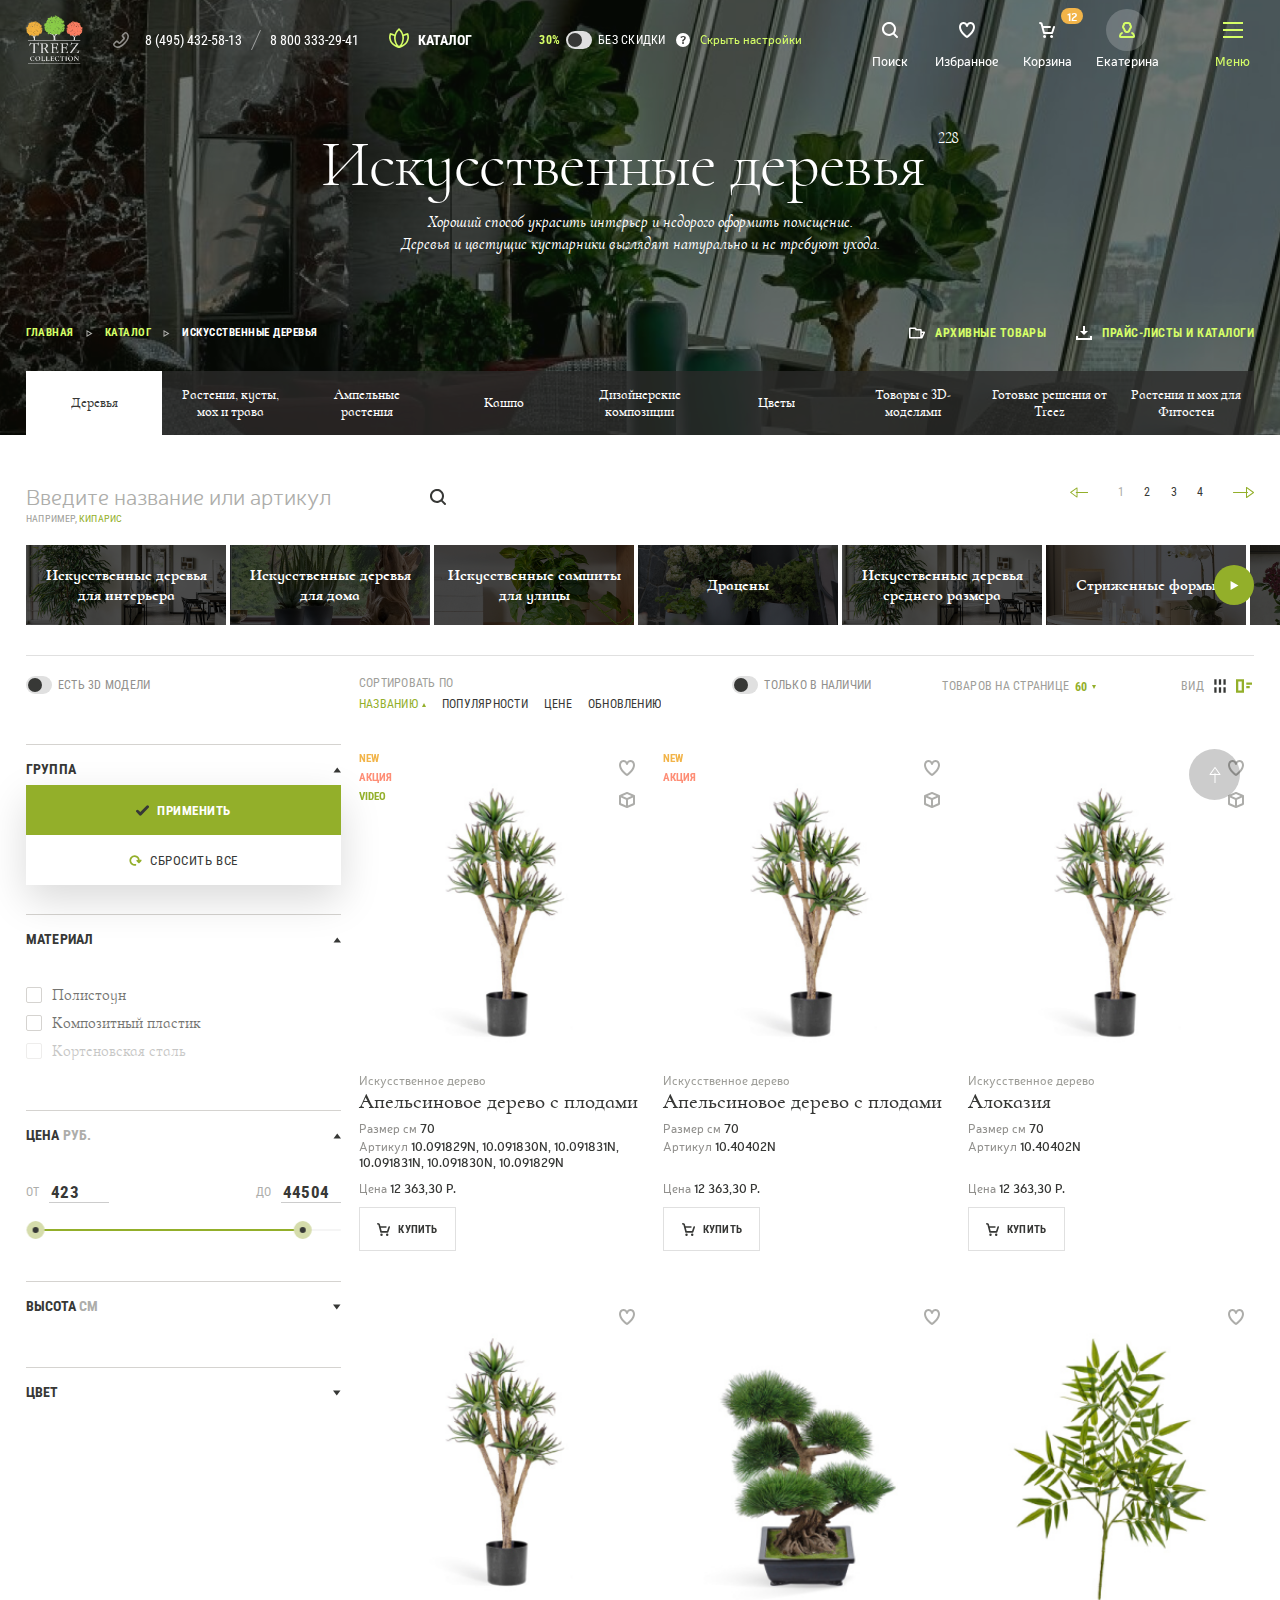
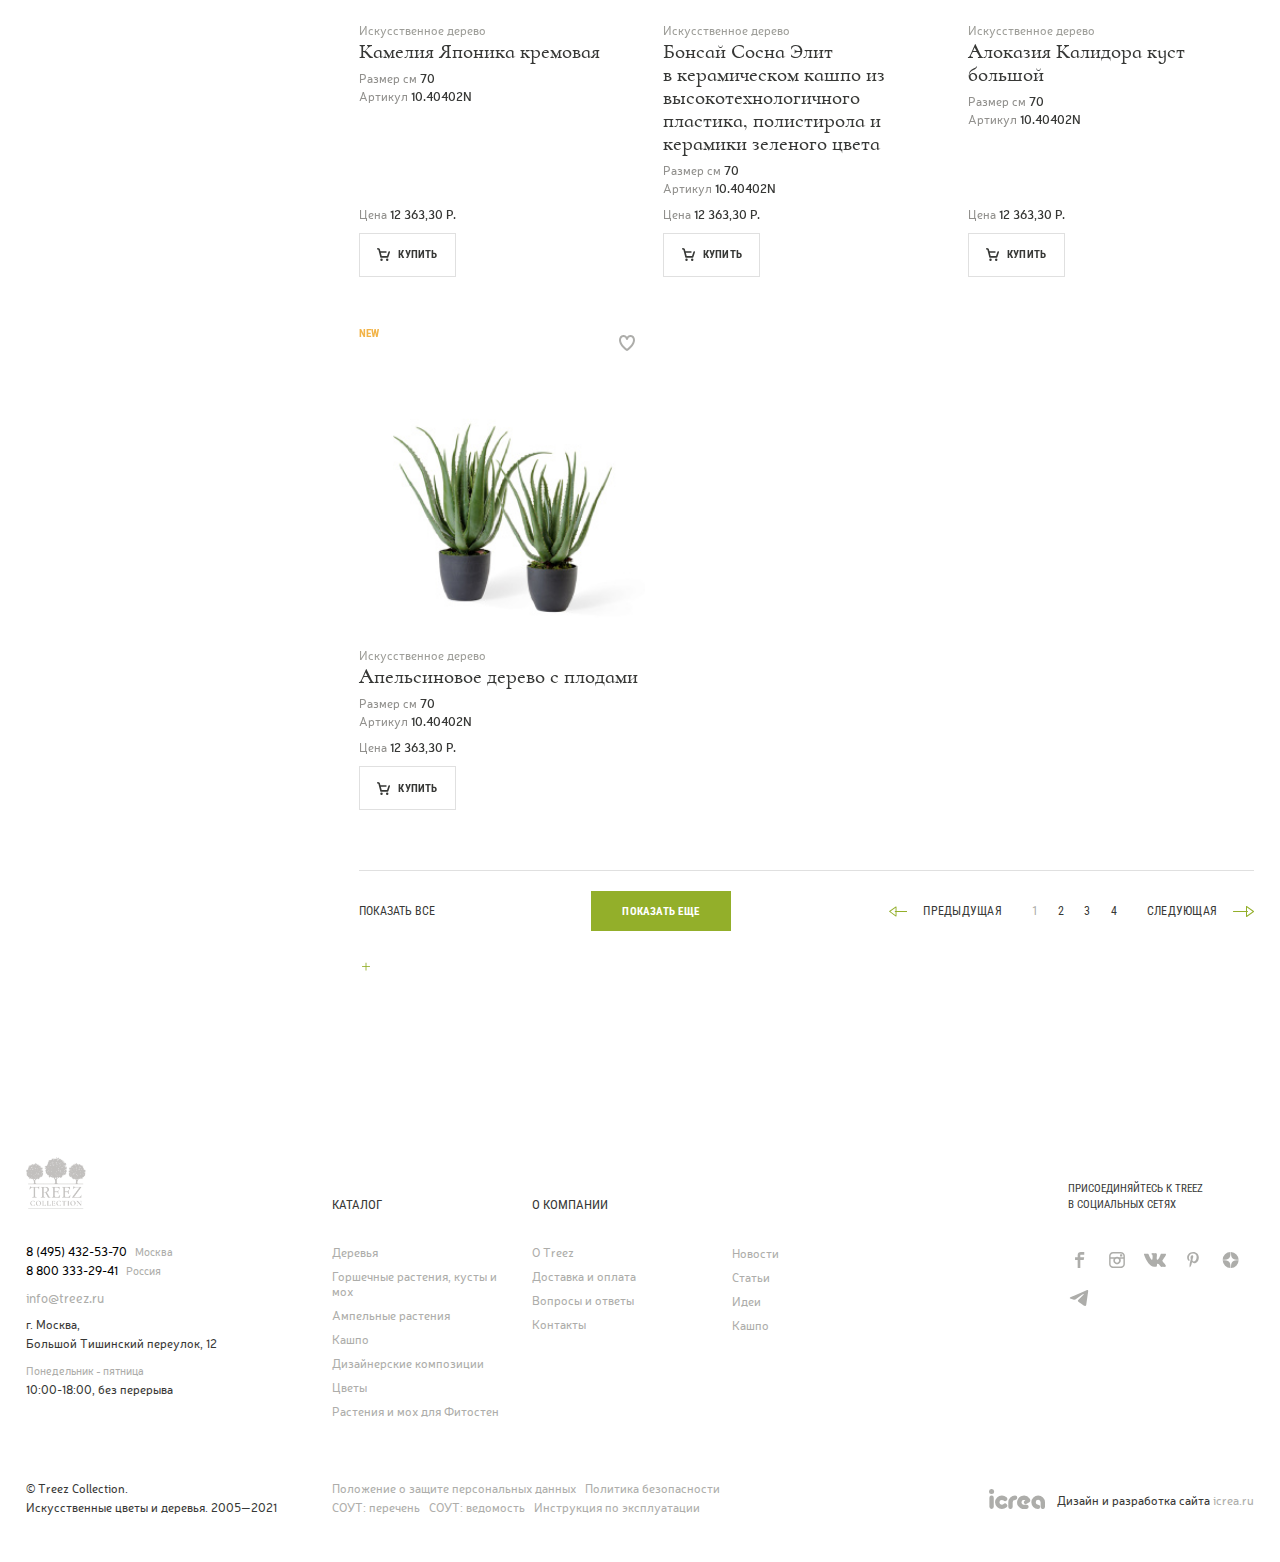
<file: products.html>
<!DOCTYPE html>
<html lang="ru">

<head>
	<meta charset="UTF-8">
	<meta http-equiv="X-UA-Compatible" content="IE=edge">
	<meta name="viewport" content="width=device-width, initial-scale=1.0">
	<title>TREEZ - Растения, кусты, мох и трава</title>
	<meta property="og:title" content="TREEZ - Растения, кусты, мох и трава">
	<meta property="og:description" content="Description">
	<meta property="og:url" content="/">
	<meta property="og:site_name" content="TREEZ - Растения, кусты, мох и трава">
	<!-- styles -->
	<link rel="stylesheet" href="css/vendor.min.css">
	<link rel="stylesheet" href="css/app.min.css">
</head>

<body>
	<!-- wrapper -->
	<div class="wrapper">
		<!-- header -->
		<header class="header header--transparent" id="header">
			<div class="header__fixed">
				<div class="container">
					<div class="header__wrapper">
						<div class="header__inner">
							<a href="index.html" class="header__logotype">
								<img src="img/logotype.png" alt="TREEZ" class="header__logotype-img default">
								<img src="img/logotype-white.png" alt="TREEZ" class="header__logotype-img white">
							</a>
							<ul class="header__contacts header__inner">
								<li class="header__contacts-item">
									<a href="tel:84954325813" class="header__contacts-link">
										<svg>
											<use xlink:href="img/sprite.svg#icon-phone"></use>
										</svg>
										<span>8 (495) 432-58-13</span>
									</a>
								</li>
								<li class="header__contacts-item">
									<a href="tel:88003332941" class="header__contacts-link">
										<span>8 800 333-29-41</span>
									</a>
								</li>
							</ul>
							<a href="catalog.html" class="c-catalog header__catalog">
								<svg class="c-catalog__icon">
									<use xlink:href="img/sprite.svg#icon-catalog"></use>
								</svg>
								<span class="c-catalog__title">Каталог</span>
							</a>
						</div>
						<div class="personal-sale header__sale">
							<div class="personal-sale__wrapper">
								<div class="personal-sale__inner">
									<label for="switch-personal-sale-head" class="switch personal-sale__switch">
										<input type="checkbox" id="switch-personal-sale-head" class="switch__input">
										<div class="switch__group">
											<span class="switch__title switch__title--accent">30%</span>
											<span class="switch__icon"></span>
											<span class="switch__title switch__title--white">Без скидки</span>
										</div>
									</label>
									<div class="c-info personal-sale__info">
										<button class="c-info__trigger">?</button>
										<div class="c-info__dropdown">
											<p>Для того, чтобы скрыть Вашу скидку и оставить розничную цену выберите &quot;Скрыть настройки&quot;. Для возврата к показу Вашей персональной скидки нужно будет ввести Ваш пароль к сайту.</p>
										</div>
									</div>
								</div>
								<a href="#" class="personal-sale__link" data-settings="hide">Скрыть настройки</a>
								<a href="#" class="personal-sale__link is--hidden modal-btn" data-settings="show" data-id="modal-password">Показать настройки</a>
							</div>
						</div>
						<div class="header__inner">
							<div class="header__inner">
								<div class="header-control header__control">
									<a href="#" class="header-control__btn" id="search-toggle">
										<div class="header-control__btn-icon">
											<svg>
												<use xlink:href="img/sprite.svg#icon-search"></use>
											</svg>
										</div>
										<span class="header-control__btn-title">Поиск</span>
									</a>
								</div>
								<div class="header-control header__control">
									<a href="#" class="header-control__btn">
										<div class="header-control__btn-icon">
											<svg>
												<use xlink:href="img/sprite.svg#icon-favorite"></use>
											</svg>
										</div>
										<span class="header-control__btn-title">Избранное</span>
									</a>
								</div>
								<div class="header-control header__control">
									<a href="#" class="header-control__btn">
										<div class="header-control__btn-icon">
											<svg>
												<use xlink:href="img/sprite.svg#icon-cart"></use>
											</svg>
										</div>
										<span class="header-control__btn-title">Корзина</span>
										<span class="header-control__btn-value">12</span>
									</a>
								</div>
								<!-- <div class="header-control header__control">
                            <a href="#" class="header-control__btn modal-btn" data-id="modal-auth">
                                <div class="header-control__btn-icon">
                                    <svg>
                                        <use xlink:href="img/sprite.svg#icon-user"></use>
                                    </svg>
                                </div>
                                <span class="header-control__btn-title">Войти</span>
                            </a>
                        </div> -->
								<div class="header-control header__control">
									<a href="#" class="header-control__btn is--active">
										<div class="header-control__btn-icon">
											<svg>
												<use xlink:href="img/sprite.svg#icon-user"></use>
											</svg>
										</div>
										<span class="header-control__btn-title">Екатерина</span>
									</a>
								</div>
							</div>
							<button class="hamburger" id="hamburger-toggle">
								<div class="hamburger__group">
									<span class="hamburger__inner"></span>
									<span class="hamburger__inner"></span>
									<span class="hamburger__inner"></span>
								</div>
								<span class="hamburger__title">Меню</span>
							</button>
						</div>
					</div>
					<div class="header__menu">
						<div class="menu" id="menu">
							<div class="menu__wrap">
								<div class="menu__wrapper">
									<div class="menu__block">
										<ul class="menu__list">
											<li class="menu__item">
												<a href="#" class="menu__link">Каталог</a>
											</li>
										</ul>
										<ul class="menu__list">
											<li class="menu__item">
												<a href="#" class="menu__link">Деревья <sup class="menu__value">157</sup> <sup class="menu__value menu__value--new">+12</sup></a>
											</li>
											<li class="menu__item">
												<a href="#" class="menu__link">Горшечные растения и кусты <sup class="menu__value">17</sup> <sup class="menu__value menu__value--new">+2</sup></a>
											</li>
											<li class="menu__item">
												<a href="#" class="menu__link">Ампельные растения <sup class="menu__value">157</sup></a>
											</li>
											<li class="menu__item">
												<a href="#" class="menu__link">Кашпо <sup class="menu__value">107</sup> <sup class="menu__value menu__value--new">+20</sup></a>
											</li>
											<li class="menu__item">
												<a href="#" class="menu__link">Дизайнерские композиции <sup class="menu__value">157</sup> <sup class="menu__value menu__value--new">+50</sup></a>
											</li>
											<li class="menu__item">
												<a href="#" class="menu__link">Цветы <sup class="menu__value">65</sup> <sup class="menu__value menu__value--new">+5</sup></a>
											</li>
										</ul>
									</div>
									<div class="menu__block">
										<ul class="menu__list">
											<li class="menu__item">
												<a href="#" class="menu__link menu__link--plug"></a>
											</li>
										</ul>
										<a href="#" class="menu__price-list">
											<picture class="menu__img">
												<img src="img/price-list.jpg" alt="Price list">
											</picture>
											<span class="menu__help">Прайс-листы и каталоги</span>
										</a>
									</div>
									<div class="menu__block">
										<ul class="menu__list">
											<li class="menu__item">
												<a href="#" class="menu__link menu__link--plug"></a>
											</li>
										</ul>
										<ul class="menu__list">
											<li class="menu__item">
												<a href="#" class="menu__link menu__link--sm">О Treez</a>
											</li>
											<li class="menu__item">
												<a href="#" class="menu__link menu__link--sm">Партнерам</a>
											</li>
											<li class="menu__item">
												<a href="#" class="menu__link menu__link--sm">Доставка и оплата</a>
											</li>
											<li class="menu__item">
												<a href="#" class="menu__link menu__link--sm">Вопросы и ответы</a>
											</li>
											<li class="menu__item">
												<a href="#" class="menu__link menu__link--sm">Контакты</a>
											</li>
										</ul>
										<ul class="menu__list">
											<li class="menu__item">
												<a href="#" class="menu__link menu__link--sm">Подарочный сертификат</a>
											</li>
											<li class="menu__item">
												<a href="#" class="menu__link menu__link--sm">Новости</a>
											</li>
										</ul>
									</div>
								</div>
							</div>
						</div>
					</div>
					<div class="header__search">
						<div class="search" id="search">
							<div class="search__wrap">
								<div class="search__wrapper">
									<span class="search__subtitle">Быстрый поиск товара</span>
									<div class="search__main">
										<form action="#" class="search__controls" data-ajaxblock=".search__dropdown" data-type="GET" data-noloader="true" data-suggest-url="/ajax/quick-search.php" novalidate="true">
											<input type="text" class="search__input" placeholder="Введите текст для поиска">
											<button class="search__btn-search">
												<svg>
													<use xlink:href="img/sprite.svg#icon-search"></use>
												</svg>
												<span>Найти</span>
											</button>
										</form>
										<div class="search__dropdown"></div>
									</div>
								</div>
							</div>
						</div>
					</div>
					<div class="header__overlay"></div>
				</div>
			</div>
		</header>
		<!-- end of header -->
		<!-- content -->
		<div class="wrapper__content">
			<!-- page top -->
			<section class="page-top page-top--no-pb" id="page-top" style="background-image: url(img/catalog-bg.jpg);">
				<div class="container">
					<div class="page-top__wrap">
						<div class="page-top__body">
							<h1 class="page-top__heading">Искусственные деревья <small>228</small></h1>
							<p class="page-top__description">
								Хороший способ украсить интерьер и недорого оформить помещение.
								<br>
								Деревья и цветущие кустарники выглядят натурально и не требуют ухода.
							</p>
						</div>
						<div class="page-top__inner">
							<div class="breadcrumb page-top__breadcrumb" aria-label="Breadcrumb">
								<ol class="breadcrumb__list">
									<li class="breadcrumb__item">
										<a href="index.html" class="breadcrumb__link">Главная</a>
									</li>
									<li class="breadcrumb__item">
										<a href="catalog.html" class="breadcrumb__link">Каталог</a>
									</li>
									<li class="breadcrumb__item">
										<a href="products.html" class="breadcrumb__link">Искусственные деревья</a>
									</li>
								</ol>
							</div>
							<div class="personal-sale page-top__sale">
								<div class="personal-sale__wrapper">
									<div class="personal-sale__inner">
										<label for="switch-personal-sale" class="switch personal-sale__switch">
											<input type="checkbox" id="switch-personal-sale" class="switch__input">
											<div class="switch__group">
												<span class="switch__title switch__title--accent">30%</span>
												<span class="switch__icon"></span>
												<span class="switch__title switch__title--white">Без скидки</span>
											</div>
										</label>
										<div class="c-info personal-sale__info">
											<button class="c-info__trigger">?</button>
											<div class="c-info__dropdown">
												<p>Для того, чтобы скрыть Вашу скидку и оставить розничную цену выберите &quot;Скрыть настройки&quot;. Для возврата к показу Вашей персональной скидки нужно будет ввести Ваш пароль к сайту.</p>
											</div>
										</div>
									</div>
									<a href="#" class="personal-sale__link" data-settings="hide">Скрыть настройки</a>
									<a href="#" class="personal-sale__link is--hidden modal-btn" data-settings="show" data-id="modal-password">Показать настройки</a>
								</div>
							</div>
							<div class="page-top__controls">
								<a href="#" class="other-links page-top__control">
									<svg>
										<use xlink:href="img/sprite.svg#icon-folder"></use>
									</svg>
									<span>Архивные товары</span>
								</a>
								<a href="#" class="other-links page-top__control">
									<svg>
										<use xlink:href="img/sprite.svg#icon-download"></use>
									</svg>
									<span>Прайс-листы и каталоги</span>
								</a>
							</div>
						</div>
						<div class="catalog-sections page-top__catalog">
							<div class="catalog-sections__wrapper">
								<a class="catalog-sections__item is--active" href="#" data-sections-id="1">
									<span>Деревья</span>
								</a>
								<a class="catalog-sections__item" href="#" data-sections-id="2">
									<span>Растения, кусты, мох и трава</span>
								</a>
								<a class="catalog-sections__item" href="#" data-sections-id="3">
									<span>Ампельные растения</span>
								</a>
								<a class="catalog-sections__item" href="#" data-sections-id="4">
									<span>Кашпо</span>
								</a>
								<a class="catalog-sections__item" href="#" data-sections-id="5">
									<span>Дизайнерские композиции</span>
								</a>
								<a class="catalog-sections__item" href="#" data-sections-id="6">
									<span>Цветы</span>
								</a>
								<a class="catalog-sections__item" href="#" data-sections-id="7">
									<span>Товары с 3D-моделями</span>
								</a>
								<a class="catalog-sections__item" href="#" data-sections-id="8">
									<span>Готовые решения от Treez</span>
								</a>
								<a class="catalog-sections__item" href="#" data-sections-id="9">
									<span>Растения и мох для Фитостен</span>
								</a>
							</div>
							<select class="catalog-sections__select">
								<option value="1" selected>Деревья</option>
								<option value="2">Растения, кусты, мох и трава</option>
								<option value="3">Ампельные растения</option>
								<option value="4">Кашпо</option>
								<option value="5">Дизайнерские композиции</option>
								<option value="6">Цветы</option>
								<option value="7">Товары с 3D-моделями</option>
								<option value="8">Готовые решения от Treez</option>
								<option value="9">Растения и мох для Фитостен</option>
							</select>
						</div>
					</div>
				</div>
			</section>
			<!-- end of page top -->
			<!-- page search -->
			<div class="page-search">
				<div class="container">
					<div class="page-search__wrapper">
						<form action="#" class="page-search__form">
							<div class="page-search__block">
								<input type="text" class="page-search__input" placeholder="Введите название или артикул">
								<span class="page-search__help">например, <a href="#" data-value="Кипарис">Кипарис</a></span>
							</div>
							<button class="page-search__btn">
								<svg>
									<use xlink:href="img/sprite.svg#icon-search"></use>
								</svg>
							</button>
						</form>
						<div class="c-pagination page-search__pagination">
							<ul class="c-pagination__list">
								<li class="c-pagination__item c-pagination__item--arrow is--hiddn">
									<button class="c-pagination__btn">
										<svg>
											<use xlink:href="img/sprite.svg#icon-arrow-prev"></use>
										</svg>
									</button>
								</li>
								<li class="c-pagination__item is--active">
									<button class="c-pagination__btn">1</button>
								</li>
								<li class="c-pagination__item">
									<button class="c-pagination__btn">2</button>
								</li>
								<li class="c-pagination__item">
									<button class="c-pagination__btn">3</button>
								</li>
								<li class="c-pagination__item">
									<button class="c-pagination__btn">4</button>
								</li>
								<li class="c-pagination__item c-pagination__item--arrow">
									<button class="c-pagination__btn">
										<svg>
											<use xlink:href="img/sprite.svg#icon-arrow-next"></use>
										</svg>
									</button>
								</li>
							</ul>
						</div>
					</div>
				</div>
			</div>
			<!-- end of page search -->
			<!-- catalog -->
			<div class="catalog" id="catalog">
				<div class="container">
					<div class="catalog__hubs catalog-hubs">
						<div class="catalog-hubs__slider">
							<div class="catalog-hubs__slider-wrapper">
								<div class="swiper">
									<div class="swiper-wrapper">
										<div class="swiper-slide">
											<a href="#" class="catalog-hubs__item">
												<picture class="catalog-hubs__img">
													<img src="img/categories-01.jpg" alt="Image">
												</picture>
												<span class="catalog-hubs__name">Искусственные деревья для интерьера</span>
											</a>
										</div>
										<div class="swiper-slide">
											<a href="#" class="catalog-hubs__item">
												<picture class="catalog-hubs__img">
													<img src="img/categories-02.jpg" alt="Image">
												</picture>
												<span class="catalog-hubs__name">Искусственные деревья для дома</span>
											</a>
										</div>
										<div class="swiper-slide">
											<a href="#" class="catalog-hubs__item">
												<picture class="catalog-hubs__img">
													<img src="img/categories-03.jpg" alt="Image">
												</picture>
												<span class="catalog-hubs__name">Искусственные самшиты для улицы</span>
											</a>
										</div>
										<div class="swiper-slide">
											<a href="#" class="catalog-hubs__item">
												<picture class="catalog-hubs__img">
													<img src="img/categories-04.jpg" alt="Image">
												</picture>
												<span class="catalog-hubs__name">Драцены</span>
											</a>
										</div>
										<div class="swiper-slide">
											<a href="#" class="catalog-hubs__item">
												<picture class="catalog-hubs__img">
													<img src="img/categories-01.jpg" alt="Image">
												</picture>
												<span class="catalog-hubs__name">Искусственные деревья среднего размера</span>
											</a>
										</div>
										<div class="swiper-slide">
											<a href="#" class="catalog-hubs__item">
												<picture class="catalog-hubs__img">
													<img src="img/categories-05.jpg" alt="Image">
												</picture>
												<span class="catalog-hubs__name">Стриженные формы</span>
											</a>
										</div>
										<div class="swiper-slide">
											<a href="#" class="catalog-hubs__item">
												<picture class="catalog-hubs__img">
													<img src="img/categories-06.jpg" alt="Image">
												</picture>
												<span class="catalog-hubs__name">Лиственные деревья</span>
											</a>
										</div>
										<div class="swiper-slide">
											<a href="#" class="catalog-hubs__item">
												<picture class="catalog-hubs__img">
													<img src="img/categories-04.jpg" alt="Image">
												</picture>
												<span class="catalog-hubs__name">Драцены</span>
											</a>
										</div>
									</div>
								</div>
								<button class="swiper-button-prev" aria-label="Назад">
									<svg class="swiper-button-icon">
										<use xlink:href="img/sprite.svg#icon-arrow-prev-short"></use>
									</svg>
								</button>
								<button class="swiper-button-next" aria-label="Далее">
									<svg class="swiper-button-icon">
										<use xlink:href="img/sprite.svg#icon-arrow-next-short"></use>
									</svg>
								</button>
							</div>
						</div>
					</div>
					<div class="catalog__wrap catalog__wrap--border">
						<div class="catalog__left">
							<div class="catalog-filter">
								<div class="catalog-filter__wrap">
									<div class="page-search catalog-filter__search">
										<div class="page-search__wrapper">
											<form action="#" class="page-search__form">
												<div class="page-search__block">
													<input type="text" class="page-search__input" placeholder="Название или артикул">
													<span class="page-search__help">например, <a href="#" data-value="Кипарис">Кипарис</a></span>
												</div>
												<button class="page-search__btn">
													<svg>
														<use xlink:href="img/sprite.svg#icon-search"></use>
													</svg>
												</button>
											</form>
										</div>
									</div>
									<form action="#" class="catalog-filter__form">
										<div class="catalog-filter__holder">
											<div class="catalog-filter__main">
												<div class="catalog-filter__block">
													<label for="switch-3d-models" class="switch catalog-filter__switch">
														<input type="checkbox" id="switch-3d-models" class="switch__input">
														<div class="switch__group">
															<span class="switch__icon"></span>
															<span class="switch__title">Есть 3D модели</span>
														</div>
													</label>
													<label for="switch-mob-availability" class="switch catalog-filter__switch catalog-filter__switch--mobile">
														<input type="checkbox" id="switch-mob-availability" class="switch__input">
														<div class="switch__group">
															<span class="switch__icon"></span>
															<span class="switch__title">Только в наличии</span>
														</div>
													</label>
												</div>
												<div class="catalog-filter__block is--open">
													<button class="catalog-filter__trigger">
														<span>Группа</span>
														<span class="catalog-filter__clear">Сбросить</span>
														<svg>
															<use xlink:href="img/sprite.svg#icon-caret"></use>
														</svg>
													</button>
													<div class="catalog-filter__dropdown" style="display: block;">
														<div class="catalog-filter__checkboxes">
															<div class="catalog-filter__checkbox-group">
																<div class="catalog-filter__checkbox-inner">
																	<div class="square-checkbox catalog-filter__checkbox catalog-filter__checkbox--all">
																		<input type="checkbox" class="square-checkbox__input" id="filter-effectory-all">
																		<div class="square-checkbox__group">
																			<label for="filter-effectory-all" class="square-checkbox__icon"></label>
																			<span class="square-checkbox__title">Кашпо TREEZ Effectory</span>
																		</div>
																	</div>
																	<button class="catalog-filter__checkbox-trigger" aria-label="Раскрыть">
																		<svg>
																			<use xlink:href="img/sprite.svg#icon-caret"></use>
																		</svg>
																	</button>
																</div>
																<div class="catalog-filter__checkbox-dropdown">
																	<div class="square-checkbox catalog-filter__checkbox">
																		<input type="checkbox" class="square-checkbox__input" id="filter-effectory-01">
																		<label for="filter-effectory-01" class="square-checkbox__group">
																			<span class="square-checkbox__icon"></span>
																			<span class="square-checkbox__title">TREEZ Effectory - Beton</span>
																		</label>
																	</div>
																	<div class="square-checkbox catalog-filter__checkbox">
																		<input type="checkbox" class="square-checkbox__input" id="filter-effectory-02">
																		<label for="filter-effectory-02" class="square-checkbox__group">
																			<span class="square-checkbox__icon"></span>
																			<span class="square-checkbox__title">TREEZ Effectory - Crystal</span>
																		</label>
																	</div>
																	<div class="square-checkbox catalog-filter__checkbox">
																		<input type="checkbox" class="square-checkbox__input" id="filter-effectory-03">
																		<label for="filter-effectory-03" class="square-checkbox__group">
																			<span class="square-checkbox__icon"></span>
																			<span class="square-checkbox__title">TREEZ Effectory - Gloss</span>
																		</label>
																	</div>
																	<div class="square-checkbox catalog-filter__checkbox">
																		<input type="checkbox" class="square-checkbox__input" id="filter-effectory-04">
																		<label for="filter-effectory-04" class="square-checkbox__group">
																			<span class="square-checkbox__icon"></span>
																			<span class="square-checkbox__title">TREEZ Effectory - Metal</span>
																		</label>
																	</div>
																</div>
															</div>
															<div class="catalog-filter__checkbox-group">
																<div class="catalog-filter__checkbox-inner">
																	<div class="square-checkbox catalog-filter__checkbox catalog-filter__checkbox--all">
																		<input type="checkbox" class="square-checkbox__input" id="filter-group-all">
																		<label for="filter-group-all" class="square-checkbox__group">
																			<span class="square-checkbox__icon"></span>
																			<span class="square-checkbox__title">Кашпо TREEZ ERGO</span>
																		</label>
																	</div>
																	<button class="catalog-filter__checkbox-trigger" aria-label="Раскрыть">
																		<svg>
																			<use xlink:href="img/sprite.svg#icon-caret"></use>
																		</svg>
																	</button>
																</div>
																<div class="catalog-filter__checkbox-dropdown">
																	<div class="square-checkbox catalog-filter__checkbox">
																		<input type="checkbox" class="square-checkbox__input" id="filter-ergo-01">
																		<label for="filter-ergo-01" class="square-checkbox__group">
																			<span class="square-checkbox__icon"></span>
																			<span class="square-checkbox__title">TREEZ ERGO Comb</span>
																		</label>
																	</div>
																	<div class="square-checkbox catalog-filter__checkbox">
																		<input type="checkbox" class="square-checkbox__input" id="filter-ergo-02">
																		<label for="filter-ergo-02" class="square-checkbox__group">
																			<span class="square-checkbox__icon"></span>
																			<span class="square-checkbox__title">TREEZ ERGO Cork</span>
																		</label>
																	</div>
																	<div class="square-checkbox catalog-filter__checkbox">
																		<input type="checkbox" class="square-checkbox__input" id="filter-ergo-03">
																		<label for="filter-ergo-03" class="square-checkbox__group">
																			<span class="square-checkbox__icon"></span>
																			<span class="square-checkbox__title">TREEZ ERGO Graphics</span>
																		</label>
																	</div>
																	<div class="square-checkbox catalog-filter__checkbox">
																		<input type="checkbox" class="square-checkbox__input" id="filter-ergo-04">
																		<label for="filter-ergo-04" class="square-checkbox__group">
																			<span class="square-checkbox__icon"></span>
																			<span class="square-checkbox__title">TREEZ ERGO Diamond</span>
																		</label>
																	</div>
																	<div class="square-checkbox catalog-filter__checkbox">
																		<input type="checkbox" class="square-checkbox__input" id="filter-ergo-05">
																		<label for="filter-ergo-05" class="square-checkbox__group">
																			<span class="square-checkbox__icon"></span>
																			<span class="square-checkbox__title">TREEZ ERGO Jet</span>
																		</label>
																	</div>
																	<div class="square-checkbox catalog-filter__checkbox">
																		<input type="checkbox" class="square-checkbox__input" id="filter-ergo-06">
																		<label for="filter-ergo-06" class="square-checkbox__group">
																			<span class="square-checkbox__icon"></span>
																			<span class="square-checkbox__title">TREEZ ERGO Just</span>
																		</label>
																	</div>
																</div>
															</div>
														</div>
													</div>
												</div>
												<div class="catalog-filter__block is--open">
													<button class="catalog-filter__trigger">
														<span>Материал</span>
														<span class="catalog-filter__clear">Сбросить</span>
														<svg>
															<use xlink:href="img/sprite.svg#icon-caret"></use>
														</svg>
													</button>
													<div class="catalog-filter__dropdown" style="display: block;">
														<div class="catalog-filter__checkboxes">
															<div class="square-checkbox catalog-filter__checkbox">
																<input type="checkbox" class="square-checkbox__input" id="filter-materials-01">
																<label for="filter-materials-01" class="square-checkbox__group">
																	<span class="square-checkbox__icon"></span>
																	<span class="square-checkbox__title">Полистоун</span>
																</label>
															</div>
															<div class="square-checkbox catalog-filter__checkbox">
																<input type="checkbox" class="square-checkbox__input" id="filter-materials-02">
																<label for="filter-materials-02" class="square-checkbox__group">
																	<span class="square-checkbox__icon"></span>
																	<span class="square-checkbox__title">Композитный пластик</span>
																</label>
															</div>
															<div class="square-checkbox catalog-filter__checkbox">
																<input type="checkbox" class="square-checkbox__input" id="filter-materials-03" disabled>
																<label for="filter-materials-03" class="square-checkbox__group">
																	<span class="square-checkbox__icon"></span>
																	<span class="square-checkbox__title">Кортеновская сталь</span>
																</label>
															</div>
														</div>
													</div>
												</div>
												<div class="catalog-filter__block is--open">
													<button class="catalog-filter__trigger">
														<span>Цена <span>Руб.</span></span>
														<svg>
															<use xlink:href="img/sprite.svg#icon-caret"></use>
														</svg>
													</button>
													<div class="catalog-filter__dropdown" style="display: block;">
														<div class="catalog-filter__range">
															<div class="catalog-filter__range-inner">
																<div class="range-field">
																	<span class="range-field__help">От</span>
																	<input type="number" id="range-money-min" class="range-field__input range-field__input--min" placeholder="0">
																</div>
																<div class="range-field">
																	<span class="range-field__help">До</span>
																	<input type="number" id="range-money-max" class="range-field__input range-field__input--max" placeholder="50000">
																</div>
															</div>
															<div class="catalog-filter__range-slider" data-range-start="423" data-range-end="44504" data-range-min="0" data-range-max="50000"></div>
														</div>
													</div>
												</div>
												<div class="catalog-filter__block">
													<button class="catalog-filter__trigger">
														<span>Высота <span>См</span></span>
														<svg>
															<use xlink:href="img/sprite.svg#icon-caret"></use>
														</svg>
													</button>
													<div class="catalog-filter__dropdown">
														<div class="catalog-filter__range">
															<div class="catalog-filter__range-inner">
																<div class="range-field">
																	<span class="range-field__help">От</span>
																	<input type="number" id="range-height-min" class="range-field__input range-field__input--min" placeholder="0">
																</div>
																<div class="range-field">
																	<span class="range-field__help">До</span>
																	<input type="number" id="range-height-max" class="range-field__input range-field__input--max" placeholder="160">
																</div>
															</div>
															<div class="catalog-filter__range-slider" data-range-start="10" data-range-end="90" data-range-min="0" data-range-max="160"></div>
														</div>
													</div>
												</div>
												<div class="catalog-filter__block">
													<button class="catalog-filter__trigger">
														<span>Цвет</span>
														<svg>
															<use xlink:href="img/sprite.svg#icon-caret"></use>
														</svg>
													</button>
													<div class="catalog-filter__dropdown">
														<div class="catalog-filter__colors">
															<div class="color-checkbox catalog-filter__color">
																<input type="checkbox" class="color-checkbox__input" id="filter-color-01">
																<label for="filter-color-01" class="color-checkbox__group c-dropdown">
																	<span class="color-checkbox__icon color-checkbox__icon--dark color-checkbox__icon--white" style="--color: #FFFFFF;">
																		<svg>
																			<use xlink:href="img/sprite.svg#icon-check"></use>
																		</svg>
																	</span>
																	<div class="c-dropdown__container">Белый</div>
																</label>
															</div>
															<div class="color-checkbox catalog-filter__color">
																<input type="checkbox" class="color-checkbox__input" id="filter-color-02">
																<label for="filter-color-02" class="color-checkbox__group c-dropdown">
																	<span class="color-checkbox__icon" style="--color: #0a0a0a;">
																		<svg>
																			<use xlink:href="img/sprite.svg#icon-check"></use>
																		</svg>
																	</span>
																	<div class="c-dropdown__container">Чёрный</div>
																</label>
															</div>
															<div class="color-checkbox catalog-filter__color">
																<input type="checkbox" class="color-checkbox__input" id="filter-color-03">
																<label for="filter-color-03" class="color-checkbox__group c-dropdown">
																	<span class="color-checkbox__icon" style="--color: #6c6960;">
																		<svg>
																			<use xlink:href="img/sprite.svg#icon-check"></use>
																		</svg>
																	</span>
																	<div class="c-dropdown__container">Серый</div>
																</label>
															</div>
															<div class="color-checkbox catalog-filter__color">
																<input type="checkbox" class="color-checkbox__input" id="filter-color-04">
																<label for="filter-color-04" class="color-checkbox__group c-dropdown">
																	<span class="color-checkbox__icon" style="--color: #eae6ca;">
																		<svg>
																			<use xlink:href="img/sprite.svg#icon-check"></use>
																		</svg>
																	</span>
																	<div class="c-dropdown__container">Бежевый</div>
																</label>
															</div>
															<div class="color-checkbox catalog-filter__color">
																<input type="checkbox" class="color-checkbox__input" id="filter-color-05">
																<label for="filter-color-05" class="color-checkbox__group c-dropdown">
																	<span class="color-checkbox__icon" style="--color: #ffcf48;">
																		<svg>
																			<use xlink:href="img/sprite.svg#icon-check"></use>
																		</svg>
																	</span>
																	<div class="c-dropdown__container">Золотой</div>
																</label>
															</div>
															<div class="color-checkbox catalog-filter__color">
																<input type="checkbox" class="color-checkbox__input" id="filter-color-06">
																<label for="filter-color-06" class="color-checkbox__group c-dropdown">
																	<span class="color-checkbox__icon" style="--color: #7d512d;">
																		<svg>
																			<use xlink:href="img/sprite.svg#icon-check"></use>
																		</svg>
																	</span>
																	<div class="c-dropdown__container">Коричневый</div>
																</label>
															</div>
															<div class="color-checkbox catalog-filter__color">
																<input type="checkbox" class="color-checkbox__input" id="filter-color-07">
																<label for="filter-color-07" class="color-checkbox__group c-dropdown">
																	<span class="color-checkbox__icon" style="--color: #d4764e;">
																		<svg>
																			<use xlink:href="img/sprite.svg#icon-check"></use>
																		</svg>
																	</span>
																	<div class="c-dropdown__container">Медный</div>
																</label>
															</div>
															<div class="color-checkbox catalog-filter__color">
																<input type="checkbox" class="color-checkbox__input" id="filter-color-08">
																<label for="filter-color-08" class="color-checkbox__group c-dropdown">
																	<span class="color-checkbox__icon" style="--color: black;">
																		<svg>
																			<use xlink:href="img/sprite.svg#icon-check"></use>
																		</svg>
																	</span>
																	<div class="c-dropdown__container">Окись</div>
																</label>
															</div>
															<div class="color-checkbox catalog-filter__color">
																<input type="checkbox" class="color-checkbox__input" id="filter-color-09">
																<label for="filter-color-09" class="color-checkbox__group c-dropdown">
																	<span class="color-checkbox__icon" style="--color: #FFFFFF;">
																		<svg>
																			<use xlink:href="img/sprite.svg#icon-check"></use>
																		</svg>
																	</span>
																	<div class="c-dropdown__container">Белый</div>
																</label>
															</div>
														</div>
													</div>
												</div>
											</div>
										</div>
										<div class="catalog-filter__controls">
											<button class="catalog-filter__btn btn btn--md">
												<svg>
													<use xlink:href="img/sprite.svg#icon-check"></use>
												</svg>
												<span>Применить</span>
											</button>
											<button class="catalog-filter__btn btn btn--md btn--normal btn--white">
												<svg>
													<use xlink:href="img/sprite.svg#icon-restore"></use>
												</svg>
												<span>Сбросить все</span>
											</button>
										</div>
									</form>
								</div>
							</div>
						</div>
						<div class="catalog__right">
							<div class="catalog-sort catalog__sort">
								<div class="catalog-sort__wrapper">
									<div class="catalog-sort__item catalog-sort__item--sort c-sort">
										<div class="c-sort__wrapper c-sort__wrapper--column">
											<span class="c-sort__title">Сортировать по</span>
											<div class="c-sort__controls">
												<div class="c-sort__btns c-sort-btns">
													<div class="c-sort-btns__controls">
														<button class="c-sort-btns__control is--active" data-sort-id="name">Названию</button>
														<button class="c-sort-btns__control" data-sort-id="popularity">Популярности</button>
														<button class="c-sort-btns__control" data-sort-id="price">Цене</button>
														<button class="c-sort-btns__control" data-sort-id="update">Обновлению</button>
													</div>
													<div class="c-sort-btns__select">
														<select>
															<option value="name:asc">Названию по возрастанию</option>
															<option value="name:desc">Названию по убыванию</option>
															<option value="popularity:asc">Популярности по возрастанию</option>
															<option value="popularity:desc">Популярности по убыванию</option>
															<option value="price:asc">Цене по возрастанию</option>
															<option value="price:desc">Цене по убыванию</option>
															<option value="update:asc">Обновлению по возрастанию</option>
															<option value="update:desc">Обновлению по убыванию</option>
														</select>
													</div>
												</div>
											</div>
										</div>
									</div>
									<div class="catalog-sort__item catalog-sort__item--availability c-sort">
										<label for="switch-availability" class="switch c-sort__switch">
											<input type="checkbox" id="switch-availability" class="switch__input">
											<div class="switch__group">
												<span class="switch__icon"></span>
												<span class="switch__title">Только в наличии</span>
											</div>
										</label>
									</div>
									<div class="catalog-sort__item catalog-sort__item--goods c-sort">
										<div class="c-sort__wrapper">
											<span class="c-sort__title">Товаров на странице</span>
											<div class="c-sort__controls">
												<div class="c-sort__select default-select">
													<select class="js-select">
														<option value="0">60</option>
														<option value="1">80</option>
														<option value="2">120</option>
														<option value="3">Все</option>
													</select>
												</div>
											</div>
										</div>
									</div>
									<div class="catalog-sort__item catalog-sort__item--view c-sort">
										<div class="c-sort__wrapper">
											<span class="c-sort__title">Вид</span>
											<div class="c-sort__controls c-sort-view">
												<div class="c-sort-view__controls">
													<button class="c-sort-view__control is--active" data-id="0">
														<svg>
															<use xlink:href="img/sprite.svg#icon-view-02"></use>
														</svg>
													</button>
													<button class="c-sort-view__control" data-id="1">
														<svg>
															<use xlink:href="img/sprite.svg#icon-view-01"></use>
														</svg>
													</button>
												</div>
											</div>
										</div>
									</div>
									<div class="catalog-sort__item catalog-sort__item--filter c-filter-trigger">
										<button class="c-filter-trigger__btn">
											<svg class="default">
												<use xlink:href="img/sprite.svg#icon-filter"></use>
											</svg>
											<span class="default">Параметры</span>
											<svg class="active">
												<use xlink:href="img/sprite.svg#icon-close"></use>
											</svg>
											<span class="active">Скрыть</span>
										</button>
									</div>
								</div>
								<div class="catalog-sort__mobile c-sort">
									<div class="c-sort__wrapper">
										<span class="c-sort__title">Вид</span>
										<div class="c-sort__controls c-sort-view">
											<div class="c-sort-view__controls">
												<button class="c-sort-view__control is--active" data-id="0">
													<svg>
														<use xlink:href="img/sprite.svg#icon-view-02"></use>
													</svg>
												</button>
												<button class="c-sort-view__control" data-id="1">
													<svg>
														<use xlink:href="img/sprite.svg#icon-view-01"></use>
													</svg>
												</button>
											</div>
										</div>
									</div>
								</div>
							</div>
							<div class="catalog__wrapper">
								<article class="catalog-card catalog__item">
									<div class="catalog-card__img-wrap">
										<div class="catalog-card__statuses">
											<div class="catalog-card__status-group">
												<span class="catalog-card__status">NEW</span>
											</div>
											<div class="catalog-card__status-group c-dropdown c-dropdown--left">
												<span class="catalog-card__status catalog-card__status--red">Акция</span>
												<div class="c-dropdown__container">Акция! — Насладись самым большим размером по цене среднего!</div>
											</div>
											<div class="catalog-card__status-group">
												<span class="catalog-card__status catalog-card__status--green">video</span>
											</div>
										</div>
										<div class="catalog-card__controls">
											<div class="catalog-card__control c-dropdown">
												<a href="#" class="catalog-card__control-trigger">
													<svg>
														<use xlink:href="img/sprite.svg#icon-favorite"></use>
													</svg>
												</a>
												<div class="c-dropdown__container">Необходимо авторизоваться для использования функционала</div>
											</div>
											<div class="catalog-card__control c-dropdown">
												<a href="#" class="catalog-card__control-trigger popup-btn" data-id="popup-3d-models">
													<svg>
														<use xlink:href="img/sprite.svg#icon-box"></use>
													</svg>
												</a>
												<div class="c-dropdown__container">Скачать 3D модель<br>Необходима авторизация</div>
											</div>
											<div class="catalog-card__control c-dropdown">
												<a href="#" class="catalog-card__control-trigger is--hidden popup-btn" data-id="popup-png">
													<svg>
														<use xlink:href="img/sprite.svg#icon-image"></use>
													</svg>
												</a>
												<div class="c-dropdown__container">Скачать изображение для коллажей (PNG) <br> Необходима авторизация</div>
											</div>
											<div class="catalog-card__control c-dropdown">
												<a href="#" class="catalog-card__control-trigger is--hidden">
													<svg>
														<use xlink:href="img/sprite.svg#icon-download"></use>
													</svg>
												</a>
												<div class="c-dropdown__container">Скачать превью-изображение</div>
											</div>
										</div>
										<div class="catalog-card__controls catalog-card__controls--bottom">
											<div class="catalog-card__control c-dropdown">
												<button class="catalog-card__control-trigger catalog-card__control-trigger--accent is--hidden quick-view-btn">
													<svg>
														<use xlink:href="img/sprite.svg#icon-eye"></use>
													</svg>
												</button>
												<div class="c-dropdown__container">Быстрый просмотр</div>
											</div>
										</div>
										<div class="catalog-card__slider">
											<div class="swiper">
												<div class="swiper-wrapper">
													<div class="swiper-slide">
														<a href="#" class="catalog-card__img">
															<img data-src="img/catalog-01.png" alt="Image">
														</a>
														<div class="swiper-lazy-preloader"></div>
													</div>
													<div class="swiper-slide">
														<a href="#" class="catalog-card__img">
															<img data-src="img/catalog-02.png" alt="Image">
														</a>
														<div class="swiper-lazy-preloader"></div>
													</div>
													<div class="swiper-slide">
														<a href="#" class="catalog-card__img">
															<img data-src="img/catalog-01.png" alt="Image">
														</a>
														<div class="swiper-lazy-preloader"></div>
													</div>
													<div class="swiper-slide">
														<a href="#" class="catalog-card__img">
															<img data-src="img/catalog-02.png" alt="Image">
														</a>
														<div class="swiper-lazy-preloader"></div>
													</div>
													<div class="swiper-slide">
														<a href="#" class="catalog-card__img">
															<img data-src="img/catalog-01.png" alt="Image">
														</a>
														<div class="swiper-lazy-preloader"></div>
													</div>
													<div class="swiper-slide">
														<a href="#" class="catalog-card__img">
															<img data-src="img/catalog-01.png" alt="Image">
														</a>
														<div class="swiper-lazy-preloader"></div>
													</div>
												</div>
											</div>
											<div class="swiper-pagination"></div>
										</div>
									</div>
									<div class="catalog-card__body">
										<div class="catalog-card__block">
											<span class="catalog-card__help">Искусственное дерево</span>
											<a href="#" class="catalog-card__name">Апельсиновое дерево с плодами</a>
											<div class="catalog-card__info">
												<span class="catalog-card__value">Размер см <b>70</b></span>
												<span class="catalog-card__value">Артикул <b>10.091829N, 10.091830N, 10.091831N, 10.091831N, 10.091830N, 10.091829N</b></span>
												<span class="catalog-card__value">Материал <b>Натуральное дерево, полистирол, высокотехнологичный пластик</b></span>
												<span class="catalog-card__value">Цвет <b>Натуральное дерево, полистирол, высокотехнологичный пластик</b></span>
												<span class="catalog-card__value">Тип кашпо <b>Натуральное дерево, полистирол, высокотехнологичный пластик</b></span>
											</div>
										</div>
										<div class="catalog-card__block">
											<div class="catalog-card__info">
												<span class="catalog-card__value">Цена <b>12 363,30 Р.</b></span>
											</div>
											<a href="#" class="catalog-card__btn btn btn--sm btn--border">
												<svg>
													<use xlink:href="img/sprite.svg#icon-cart"></use>
												</svg>
												<span>Купить</span>
											</a>
										</div>
									</div>
								</article>
								<article class="catalog-card catalog__item">
									<div class="catalog-card__img-wrap">
										<div class="catalog-card__statuses">
											<div class="catalog-card__status-group">
												<span class="catalog-card__status">NEW</span>
											</div>
											<div class="catalog-card__status-group c-dropdown c-dropdown--left">
												<span class="catalog-card__status catalog-card__status--red">Акция</span>
												<div class=" c-dropdown__container">Акция! — Насладись самым большим размером по цене среднего!</div>
											</div>
										</div>
										<div class="catalog-card__controls">
											<div class="catalog-card__control c-dropdown">
												<a href="#" class="catalog-card__control-trigger">
													<svg>
														<use xlink:href="img/sprite.svg#icon-favorite"></use>
													</svg>
												</a>
												<div class="c-dropdown__container">Необходимо авторизоваться для использования функционала</div>
											</div>
											<div class="catalog-card__control c-dropdown">
												<a href="#" class="catalog-card__control-trigger popup-btn" data-id="popup-3d-models">
													<svg>
														<use xlink:href="img/sprite.svg#icon-box"></use>
													</svg>
												</a>
												<div class="c-dropdown__container">Скачать 3D модель<br>Необходима авторизация</div>
											</div>
											<div class="catalog-card__control c-dropdown">
												<a href="#" class="catalog-card__control-trigger is--hidden popup-btn" data-id="popup-png">
													<svg>
														<use xlink:href="img/sprite.svg#icon-image"></use>
													</svg>
												</a>
												<div class="c-dropdown__container">Скачать изображение для коллажей (PNG) <br> Необходима авторизация</div>
											</div>
											<div class="catalog-card__control c-dropdown">
												<a href="#" class="catalog-card__control-trigger is--hidden">
													<svg>
														<use xlink:href="img/sprite.svg#icon-download"></use>
													</svg>
												</a>
												<div class="c-dropdown__container">Скачать превью-изображение</div>
											</div>
										</div>
										<div class="catalog-card__controls catalog-card__controls--bottom">
											<div class="catalog-card__control c-dropdown">
												<button class="catalog-card__control-trigger catalog-card__control-trigger--accent is--hidden quick-view-btn">
													<svg>
														<use xlink:href="img/sprite.svg#icon-eye"></use>
													</svg>
												</button>
												<div class="c-dropdown__container">Быстрый просмотр</div>
											</div>
										</div>
										<div class="catalog-card__slider">
											<div class="swiper">
												<div class="swiper-wrapper">
													<div class="swiper-slide">
														<a href="#" class="catalog-card__img">
															<img data-src="img/catalog-01.png" alt="Image">
														</a>
														<div class="swiper-lazy-preloader"></div>
													</div>
													<div class="swiper-slide">
														<a href="#" class="catalog-card__img">
															<img data-src="img/catalog-02.png" alt="Image">
														</a>
														<div class="swiper-lazy-preloader"></div>
													</div>
													<div class="swiper-slide">
														<a href="#" class="catalog-card__img">
															<img data-src="img/catalog-01.png" alt="Image">
														</a>
														<div class="swiper-lazy-preloader"></div>
													</div>
													<div class="swiper-slide">
														<a href="#" class="catalog-card__img">
															<img data-src="img/catalog-01.png" alt="Image">
														</a>
														<div class="swiper-lazy-preloader"></div>
													</div>
												</div>
											</div>
											<div class="swiper-pagination"></div>
										</div>
									</div>
									<div class="catalog-card__body">
										<div class="catalog-card__block">
											<span class="catalog-card__help">Искусственное дерево</span>
											<a href="#" class="catalog-card__name">Апельсиновое дерево с плодами</a>
											<div class="catalog-card__info">
												<span class="catalog-card__value">Размер см <b>70</b></span>
												<span class="catalog-card__value">Артикул <b>10.40402N</b></span>
												<span class="catalog-card__value">Материал <b>Натуральное дерево, полистирол, высокотехнологичный пластик</b></span>
												<span class="catalog-card__value">Цвет <b>Натуральное дерево, полистирол, высокотехнологичный пластик</b></span>
												<span class="catalog-card__value">Тип кашпо <b>Натуральное дерево, полистирол, высокотехнологичный пластик</b></span>
											</div>
										</div>
										<div class="catalog-card__block">
											<div class="catalog-card__info">
												<span class="catalog-card__value">Цена <b>12 363,30 Р.</b></span>
											</div>
											<a href="#" class="catalog-card__btn btn btn--sm btn--border">
												<svg>
													<use xlink:href="img/sprite.svg#icon-cart"></use>
												</svg>
												<span>Купить</span>
											</a>
										</div>
									</div>
								</article>
								<article class="catalog-card catalog__item">
									<div class="catalog-card__img-wrap">
										<div class="catalog-card__controls">
											<div class="catalog-card__control c-dropdown">
												<a href="#" class="catalog-card__control-trigger">
													<svg>
														<use xlink:href="img/sprite.svg#icon-favorite"></use>
													</svg>
												</a>
												<div class="c-dropdown__container">Необходимо авторизоваться для использования функционала</div>
											</div>
											<div class="catalog-card__control c-dropdown">
												<a href="#" class="catalog-card__control-trigger popup-btn" data-id="popup-3d-models">
													<svg>
														<use xlink:href="img/sprite.svg#icon-box"></use>
													</svg>
												</a>
												<div class="c-dropdown__container">Скачать 3D модель<br>Необходима авторизация</div>
											</div>
											<div class="catalog-card__control c-dropdown">
												<a href="#" class="catalog-card__control-trigger is--hidden popup-btn" data-id="popup-png">
													<svg>
														<use xlink:href="img/sprite.svg#icon-image"></use>
													</svg>
												</a>
												<div class="c-dropdown__container">Скачать изображение для коллажей (PNG) <br> Необходима авторизация</div>
											</div>
											<div class="catalog-card__control c-dropdown">
												<a href="#" class="catalog-card__control-trigger is--hidden">
													<svg>
														<use xlink:href="img/sprite.svg#icon-download"></use>
													</svg>
												</a>
												<div class="c-dropdown__container">Скачать превью-изображение</div>
											</div>
										</div>
										<div class="catalog-card__controls catalog-card__controls--bottom">
											<div class="catalog-card__control c-dropdown">
												<button class="catalog-card__control-trigger catalog-card__control-trigger--accent is--hidden quick-view-btn">
													<svg>
														<use xlink:href="img/sprite.svg#icon-eye"></use>
													</svg>
												</button>
												<div class="c-dropdown__container">Быстрый просмотр</div>
											</div>
										</div>
										<div class="catalog-card__slider">
											<div class="swiper">
												<div class="swiper-wrapper">
													<div class="swiper-slide">
														<a href="#" class="catalog-card__img">
															<img data-src="img/catalog-01.png" alt="Image">
														</a>
														<div class="swiper-lazy-preloader"></div>
													</div>
													<div class="swiper-slide">
														<a href="#" class="catalog-card__img">
															<img data-src="img/catalog-01.png" alt="Image">
														</a>
														<div class="swiper-lazy-preloader"></div>
													</div>
													<div class="swiper-slide">
														<a href="#" class="catalog-card__img">
															<img data-src="img/catalog-02.png" alt="Image">
														</a>
														<div class="swiper-lazy-preloader"></div>
													</div>
													<div class="swiper-slide">
														<a href="#" class="catalog-card__img">
															<img data-src="img/catalog-01.png" alt="Image">
														</a>
														<div class="swiper-lazy-preloader"></div>
													</div>
												</div>
											</div>
											<div class="swiper-pagination"></div>
										</div>
									</div>
									<div class="catalog-card__body">
										<div class="catalog-card__block">
											<span class="catalog-card__help">Искусственное дерево</span>
											<a href="#" class="catalog-card__name">Алоказия</a>
											<div class="catalog-card__info">
												<span class="catalog-card__value">Размер см <b>70</b></span>
												<span class="catalog-card__value">Артикул <b>10.40402N</b></span>
												<span class="catalog-card__value">Материал <b>Натуральное дерево, полистирол, высокотехнологичный пластик</b></span>
												<span class="catalog-card__value">Цвет <b>Натуральное дерево, полистирол, высокотехнологичный пластик</b></span>
												<span class="catalog-card__value">Тип кашпо <b>Натуральное дерево, полистирол, высокотехнологичный пластик</b></span>
											</div>
										</div>
										<div class="catalog-card__block">
											<div class="catalog-card__info">
												<span class="catalog-card__value">Цена <b>12 363,30 Р.</b></span>
											</div>
											<a href="#" class="catalog-card__btn btn btn--sm btn--border">
												<svg>
													<use xlink:href="img/sprite.svg#icon-cart"></use>
												</svg>
												<span>Купить</span>
											</a>
										</div>
									</div>
								</article>
								<article class="catalog-card catalog__item">
									<div class="catalog-card__img-wrap">
										<div class="catalog-card__controls">
											<div class="catalog-card__control c-dropdown">
												<a href="#" class="catalog-card__control-trigger">
													<svg>
														<use xlink:href="img/sprite.svg#icon-favorite"></use>
													</svg>
												</a>
												<div class="c-dropdown__container">Необходимо авторизоваться для использования функционала</div>
											</div>
											<div class="catalog-card__control c-dropdown">
												<a href="#" class="catalog-card__control-trigger is--hidden popup-btn" data-id="popup-png">
													<svg>
														<use xlink:href="img/sprite.svg#icon-image"></use>
													</svg>
												</a>
												<div class="c-dropdown__container">Скачать изображение для коллажей (PNG) <br> Необходима авторизация</div>
											</div>
											<div class="catalog-card__control c-dropdown">
												<a href="#" class="catalog-card__control-trigger is--hidden">
													<svg>
														<use xlink:href="img/sprite.svg#icon-download"></use>
													</svg>
												</a>
												<div class="c-dropdown__container">Скачать превью-изображение</div>
											</div>
										</div>
										<div class="catalog-card__controls catalog-card__controls--bottom">
											<div class="catalog-card__control c-dropdown">
												<button class="catalog-card__control-trigger catalog-card__control-trigger--accent is--hidden quick-view-btn">
													<svg>
														<use xlink:href="img/sprite.svg#icon-eye"></use>
													</svg>
												</button>
												<div class="c-dropdown__container">Быстрый просмотр</div>
											</div>
										</div>
										<div class="catalog-card__slider">
											<div class="swiper">
												<div class="swiper-wrapper">
													<div class="swiper-slide">
														<a href="#" class="catalog-card__img">
															<img src="img/catalog-01.png" alt="Image">
														</a>
													</div>
													<div class="swiper-slide">
														<a href="#" class="catalog-card__img">
															<img src="img/catalog-02.png" alt="Image">
														</a>
													</div>
													<div class="swiper-slide">
														<a href="#" class="catalog-card__img">
															<img src="img/catalog-01.png" alt="Image">
														</a>
													</div>
													<div class="swiper-slide">
														<a href="#" class="catalog-card__img">
															<img src="img/catalog-01.png" alt="Image">
														</a>
													</div>
												</div>
											</div>
											<div class="swiper-pagination"></div>
										</div>
									</div>
									<div class="catalog-card__body">
										<div class="catalog-card__block">
											<span class="catalog-card__help">Искусственное дерево</span>
											<a href="#" class="catalog-card__name">Камелия Японика кремовая</a>
											<div class="catalog-card__info">
												<span class="catalog-card__value">Размер см <b>70</b></span>
												<span class="catalog-card__value">Артикул <b>10.40402N</b></span>
												<span class="catalog-card__value">Материал <b>Натуральное дерево, полистирол, высокотехнологичный пластик</b></span>
												<span class="catalog-card__value">Цвет <b>Натуральное дерево, полистирол, высокотехнологичный пластик</b></span>
												<span class="catalog-card__value">Тип кашпо <b>Натуральное дерево, полистирол, высокотехнологичный пластик</b></span>
											</div>
										</div>
										<div class="catalog-card__block">
											<div class="catalog-card__info">
												<span class="catalog-card__value">Цена <b>12 363,30 Р.</b></span>
											</div>
											<a href="#" class="catalog-card__btn btn btn--sm btn--border">
												<svg>
													<use xlink:href="img/sprite.svg#icon-cart"></use>
												</svg>
												<span>Купить</span>
											</a>
										</div>
									</div>
								</article>
								<article class="catalog-card catalog__item">
									<div class="catalog-card__img-wrap">
										<div class="catalog-card__controls">
											<div class="catalog-card__control c-dropdown">
												<a href="#" class="catalog-card__control-trigger">
													<svg>
														<use xlink:href="img/sprite.svg#icon-favorite"></use>
													</svg>
												</a>
												<div class="c-dropdown__container">Необходимо авторизоваться для использования функционала</div>
											</div>
											<div class="catalog-card__control c-dropdown">
												<a href="#" class="catalog-card__control-trigger is--hidden popup-btn" data-id="popup-png">
													<svg>
														<use xlink:href="img/sprite.svg#icon-image"></use>
													</svg>
												</a>
												<div class="c-dropdown__container">Скачать изображение для коллажей (PNG) <br> Необходима авторизация</div>
											</div>
											<div class="catalog-card__control c-dropdown">
												<a href="#" class="catalog-card__control-trigger is--hidden">
													<svg>
														<use xlink:href="img/sprite.svg#icon-download"></use>
													</svg>
												</a>
												<div class="c-dropdown__container">Скачать превью-изображение</div>
											</div>
										</div>
										<div class="catalog-card__controls catalog-card__controls--bottom">
											<div class="catalog-card__control c-dropdown">
												<button class="catalog-card__control-trigger catalog-card__control-trigger--accent is--hidden quick-view-btn">
													<svg>
														<use xlink:href="img/sprite.svg#icon-eye"></use>
													</svg>
												</button>
												<div class="c-dropdown__container">Быстрый просмотр</div>
											</div>
										</div>
										<div class="catalog-card__slider">
											<div class="swiper">
												<div class="swiper-wrapper">
													<div class="swiper-slide">
														<a href="#" class="catalog-card__img">
															<img src="img/catalog-04.png" alt="Image">
														</a>
													</div>
													<div class="swiper-slide">
														<a href="#" class="catalog-card__img">
															<img src="img/catalog-02.png" alt="Image">
														</a>
													</div>
													<div class="swiper-slide">
														<a href="#" class="catalog-card__img">
															<img src="img/catalog-01.png" alt="Image">
														</a>
													</div>
													<div class="swiper-slide">
														<a href="#" class="catalog-card__img">
															<img src="img/catalog-01.png" alt="Image">
														</a>
													</div>
												</div>
											</div>
											<div class="swiper-pagination"></div>
										</div>
									</div>
									<div class="catalog-card__body">
										<div class="catalog-card__block">
											<span class="catalog-card__help">Искусственное дерево</span>
											<a href="#" class="catalog-card__name">Бонсай Сосна Элит в керамическом кашпо из высокотехнологичного пластика, полистирола и керамики зеленого цвета</a>
											<div class="catalog-card__info">
												<span class="catalog-card__value">Размер см <b>70</b></span>
												<span class="catalog-card__value">Артикул <b>10.40402N</b></span>
												<span class="catalog-card__value">Материал <b>Натуральное дерево, полистирол, высокотехнологичный пластик</b></span>
												<span class="catalog-card__value">Цвет <b>Натуральное дерево, полистирол, высокотехнологичный пластик</b></span>
												<span class="catalog-card__value">Тип кашпо <b>Натуральное дерево, полистирол, высокотехнологичный пластик</b></span>
											</div>
										</div>
										<div class="catalog-card__block">
											<div class="catalog-card__info">
												<span class="catalog-card__value">Цена <b>12 363,30 Р.</b></span>
											</div>
											<a href="#" class="catalog-card__btn btn btn--sm btn--border">
												<svg>
													<use xlink:href="img/sprite.svg#icon-cart"></use>
												</svg>
												<span>Купить</span>
											</a>
										</div>
									</div>
								</article>
								<article class="catalog-card catalog__item">
									<div class="catalog-card__img-wrap">
										<div class="catalog-card__controls">
											<div class="catalog-card__control c-dropdown">
												<a href="#" class="catalog-card__control-trigger">
													<svg>
														<use xlink:href="img/sprite.svg#icon-favorite"></use>
													</svg>
												</a>
												<div class="c-dropdown__container">Необходимо авторизоваться для использования функционала</div>
											</div>
											<div class="catalog-card__control c-dropdown">
												<a href="#" class="catalog-card__control-trigger is--hidden popup-btn" data-id="popup-png">
													<svg>
														<use xlink:href="img/sprite.svg#icon-image"></use>
													</svg>
												</a>
												<div class="c-dropdown__container">Скачать изображение для коллажей (PNG) <br> Необходима авторизация</div>
											</div>
											<div class="catalog-card__control c-dropdown">
												<a href="#" class="catalog-card__control-trigger is--hidden">
													<svg>
														<use xlink:href="img/sprite.svg#icon-download"></use>
													</svg>
												</a>
												<div class="c-dropdown__container">Скачать превью-изображение</div>
											</div>
										</div>
										<div class="catalog-card__controls catalog-card__controls--bottom">
											<div class="catalog-card__control c-dropdown">
												<button class="catalog-card__control-trigger catalog-card__control-trigger--accent is--hidden quick-view-btn">
													<svg>
														<use xlink:href="img/sprite.svg#icon-eye"></use>
													</svg>
												</button>
												<div class="c-dropdown__container">Быстрый просмотр</div>
											</div>
										</div>
										<div class="catalog-card__slider">
											<div class="swiper">
												<div class="swiper-wrapper">
													<div class="swiper-slide">
														<a href="#" class="catalog-card__img">
															<img src="img/catalog-05.png" alt="Image">
														</a>
													</div>
													<div class="swiper-slide">
														<a href="#" class="catalog-card__img">
															<img src="img/catalog-02.png" alt="Image">
														</a>
													</div>
													<div class="swiper-slide">
														<a href="#" class="catalog-card__img">
															<img src="img/catalog-01.png" alt="Image">
														</a>
													</div>
													<div class="swiper-slide">
														<a href="#" class="catalog-card__img">
															<img src="img/catalog-01.png" alt="Image">
														</a>
													</div>
												</div>
											</div>
											<div class="swiper-pagination"></div>
										</div>
									</div>
									<div class="catalog-card__body">
										<div class="catalog-card__block">
											<span class="catalog-card__help">Искусственное дерево</span>
											<a href="#" class="catalog-card__name">Алоказия Калидора куст большой</a>
											<div class="catalog-card__info">
												<span class="catalog-card__value">Размер см <b>70</b></span>
												<span class="catalog-card__value">Артикул <b>10.40402N</b></span>
												<span class="catalog-card__value">Материал <b>Натуральное дерево, полистирол, высокотехнологичный пластик</b></span>
												<span class="catalog-card__value">Цвет <b>Натуральное дерево, полистирол, высокотехнологичный пластик</b></span>
												<span class="catalog-card__value">Тип кашпо <b>Натуральное дерево, полистирол, высокотехнологичный пластик</b></span>
											</div>
										</div>
										<div class="catalog-card__block">
											<div class="catalog-card__info">
												<span class="catalog-card__value">Цена <b>12 363,30 Р.</b></span>
											</div>
											<a href="#" class="catalog-card__btn btn btn--sm btn--border">
												<svg>
													<use xlink:href="img/sprite.svg#icon-cart"></use>
												</svg>
												<span>Купить</span>
											</a>
										</div>
									</div>
								</article>
								<article class="catalog-card catalog__item">
									<div class="catalog-card__img-wrap">
										<div class="catalog-card__statuses">
											<div class="catalog-card__status-group">
												<span class="catalog-card__status">NEW</span>
											</div>
										</div>
										<div class="catalog-card__controls">
											<div class="catalog-card__control c-dropdown">
												<a href="#" class="catalog-card__control-trigger">
													<svg>
														<use xlink:href="img/sprite.svg#icon-favorite"></use>
													</svg>
												</a>
												<div class="c-dropdown__container">Необходимо авторизоваться для использования функционала</div>
											</div>
											<div class="catalog-card__control c-dropdown">
												<a href="#" class="catalog-card__control-trigger is--hidden popup-btn" data-id="popup-png">
													<svg>
														<use xlink:href="img/sprite.svg#icon-image"></use>
													</svg>
												</a>
												<div class="c-dropdown__container">Скачать изображение для коллажей (PNG) <br> Необходима авторизация</div>
											</div>
											<div class="catalog-card__control c-dropdown">
												<a href="#" class="catalog-card__control-trigger is--hidden">
													<svg>
														<use xlink:href="img/sprite.svg#icon-download"></use>
													</svg>
												</a>
												<div class="c-dropdown__container">Скачать превью-изображение</div>
											</div>
										</div>
										<div class="catalog-card__controls catalog-card__controls--bottom">
											<div class="catalog-card__control c-dropdown">
												<button class="catalog-card__control-trigger catalog-card__control-trigger--accent is--hidden quick-view-btn">
													<svg>
														<use xlink:href="img/sprite.svg#icon-eye"></use>
													</svg>
												</button>
												<div class="c-dropdown__container">Быстрый просмотр</div>
											</div>
										</div>
										<div class="catalog-card__slider">
											<div class="swiper">
												<div class="swiper-wrapper">
													<div class="swiper-slide">
														<a href="#" class="catalog-card__img">
															<img src="img/catalog-03.png" alt="Image">
														</a>
													</div>
													<div class="swiper-slide">
														<a href="#" class="catalog-card__img">
															<img src="img/catalog-02.png" alt="Image">
														</a>
													</div>
													<div class="swiper-slide">
														<a href="#" class="catalog-card__img">
															<img src="img/catalog-01.png" alt="Image">
														</a>
													</div>
													<div class="swiper-slide">
														<a href="#" class="catalog-card__img">
															<img src="img/catalog-01.png" alt="Image">
														</a>
													</div>
												</div>
											</div>
											<div class="swiper-pagination"></div>
										</div>
									</div>
									<div class="catalog-card__body">
										<div class="catalog-card__block">
											<span class="catalog-card__help">Искусственное дерево</span>
											<a href="#" class="catalog-card__name">Апельсиновое дерево с плодами</a>
											<div class="catalog-card__info">
												<span class="catalog-card__value">Размер см <b>70</b></span>
												<span class="catalog-card__value">Артикул <b>10.40402N</b></span>
												<span class="catalog-card__value">Материал <b>Натуральное дерево, полистирол, высокотехнологичный пластик</b></span>
												<span class="catalog-card__value">Цвет <b>Натуральное дерево, полистирол, высокотехнологичный пластик</b></span>
												<span class="catalog-card__value">Тип кашпо <b>Натуральное дерево, полистирол, высокотехнологичный пластик</b></span>
											</div>
										</div>
										<div class="catalog-card__block">
											<div class="catalog-card__info">
												<span class="catalog-card__value">Цена <b>12 363,30 Р.</b></span>
											</div>
											<a href="#" class="catalog-card__btn btn btn--sm btn--border">
												<svg>
													<use xlink:href="img/sprite.svg#icon-cart"></use>
												</svg>
												<span>Купить</span>
											</a>
										</div>
									</div>
								</article>
							</div>
							<div class="catalog__bottom">
								<a href="#" class="catalog__all">Показать все</a>
								<a href="#" class="catalog__more btn btn--sm">Показать еще</a>
								<div class="c-pagination catalog__pagination">
									<ul class="c-pagination__list">
										<li class="c-pagination__item c-pagination__item--arrow is--hiddn">
											<button class="c-pagination__btn">
												<svg>
													<use xlink:href="img/sprite.svg#icon-arrow-prev"></use>
												</svg>
												<span>Предыдущая</span>
											</button>
										</li>
										<li class="c-pagination__item is--active">
											<button class="c-pagination__btn">1</button>
										</li>
										<li class="c-pagination__item">
											<button class="c-pagination__btn">2</button>
										</li>
										<li class="c-pagination__item">
											<button class="c-pagination__btn">3</button>
										</li>
										<li class="c-pagination__item">
											<button class="c-pagination__btn">4</button>
										</li>
										<li class="c-pagination__item c-pagination__item--arrow">
											<button class="c-pagination__btn">
												<span>Следующая</span>
												<svg>
													<use xlink:href="img/sprite.svg#icon-arrow-next"></use>
												</svg>
											</button>
										</li>
									</ul>
								</div>
							</div>
							<div class="catalog-seo catalog__seo">
								<button class="catalog-seo__trigger" aria-label="Открыть/закрыть">
									<svg>
										<use xlink:href="img/sprite.svg#icon-plus"></use>
									</svg>
								</button>
								<div class="catalog-seo__dropdown">
									<div class="catalog-seo__content">
										<div class="columns">
											<div class="columns__item">
												<p>Современные искусственные растения не только экономят время и деньги, но и выглядят чаще всего лучше натуральных. Вместе с правильно подобранными дизайнерскими кашпо они составляют стильный</p>
												<h2>Преимущества и недостатки по сравнению с живыми растениями</h2>
												<p>Они обладают целым рядом преимуществ:</p>
												<ul>
													<li>Не вызывают аллергии, поскольку на них нет пыльцы. А значит, они могут украсить ваш дом без ограничений. Нужно только регулярно протирать их листья от пыли, но эта процедура необходима и настоящим декоративным растениям.</li>
													<li>Сохраняют привлекательный внешний вид в течение всего срока службы. У настоящего дерева есть определенный жизненный цикл. Оно отцветает, может терять листья. Красота той же цветущей сакуры или пламенеющих листьев клена недолговечна. Но искусственными деревьями можно любоваться круглогодично и долгие годы.</li>
													<li>Не требуют особого ухода. Настоящие деревья нужно поливать, удобрять, обрабатывать специальными защитными средствами от вредителей, обрезать ветки, придавать кроне нужную форму.</li>
												</ul>
												<p>У искусственных деревьев есть и свои недостатки. И главный из них – они не очищают воздух так, как это делают живые растения, поглощающие углекислый газ. И, конечно, они не приносят настоящих плодов. Но этим их недостатки и ограничиваются.</p>
											</div>
											<div class="columns__item">
												<h2>Как и какой вид выбрать?</h2>
												<p>Такие растения выполняют декоративную функцию. Поэтому выбирать их нужно так, чтобы они хорошо смотрелись в интерьере. При этом учитывают такие критерии как:</p>
												<ol>
													<li>Высота дерева и диаметр кроны – оно не должно теряться среди других предметов обстановки, но и не должно доминировать.</li>
													<li>Его разновидность.</li>
													<li>Форма кроны. В интерьере, оформленном в современном стиле, уместны деревья со строгими линиями и пирамидальной кроной. В средиземноморском интерьере хорошо смотрятся шаровидные экземпляры.</li>
													<li>Оттенок листьев и бутонов (если таковые имеются).</li>
													<li>Художественное оформление (цвет и фактура горшка или вазона).</li>
												</ol>
												<p>Нужно заранее продумать, где будет стоять дерево. Например, экзотическая большая пальма может украсить холл офисного центра, искусственные сакуры или ивы хорошо вписываются в интерьер ресторанов, оформленных в японском стиле. А вот небольшое цитрусовое деревце или тую можно поставить и дома, и в офисе.</p>
												<p>И, конечно, искусственные деревья должны быть качественными. Их стволы, ветки, листья и плоды должны быть изготовлены из прочных и экологически чистых материалов.</p>
												<p>У нас большой выбор искусственных деревьев. Обращайтесь, поможем сделать верный выбор!</p>
											</div>
										</div>
										<br>
										<div class="links">
											<a href="#">Кашпо TREEZ Effectory</a>,
											<a href="#">Кашпо TREEZ ERGO</a>,
											<a href="#">Кашпо TREEZ Japonica</a>,
											<a href="#">Кашпо с автополивом</a>,
											<a href="#">Кашпо золотого цвета</a>,
											<a href="#">Белые кашпо</a>,
											<a href="#">Кашпо черного цвета</a>,
											<a href="#">Кашпо серого цвета</a>,
											<a href="#">Кашпо бежевого цвета</a>,
											<a href="#">Кашпо серебряного цвета</a>,
											<a href="#">Кашпо медного цвета</a>
										</div>
									</div>
								</div>
							</div>
						</div>
					</div>
				</div>
			</div>
			<!-- end of catalog -->
		</div>
		<!-- end of content -->
		<!-- footer -->
		<footer class="footer @@footer" id="footer">
			<div class="container">
				<div class="footer__main">
					<div class="footer__block footer__block--info">
						<a href="index.html" class="footer__logotype">
							<img src="img/logotype-grey.png" alt="TREEZ">
						</a>
						<p class="footer__text">
							<a href="tel:84954325370">8 (495) 432-53-70</a>
							<span>Москва</span><br>
							<a href="tel:88003332941">8 800 333-29-41</a>
							<span>Россия</span>
						</p>
						<a href="mailto:info@treez.ru" class="footer__text footer__text--accent">info@treez.ru</a>
						<p class="footer__text">
							г. Москва,<br>
							Большой Тишинский переулок, 12
						</p>
						<p class="footer__text">
							<span>Понедельник - пятница</span><br>
							10:00-18:00, без перерыва
						</p>
					</div>
					<div class="footer__block">
						<span class="footer__title">Каталог</span>
						<ul class="footer__list">
							<li class="footer__item">
								<a href="#" class="footer__link">Деревья</a>
							</li>
							<li class="footer__item">
								<a href="#" class="footer__link">Горшечные растения, кусты и мох</a>
							</li>
							<li class="footer__item">
								<a href="#" class="footer__link">Ампельные растения</a>
							</li>
							<li class="footer__item">
								<a href="#" class="footer__link">Кашпо</a>
							</li>
							<li class="footer__item">
								<a href="#" class="footer__link">Дизайнерские композиции</a>
							</li>
							<li class="footer__item">
								<a href="#" class="footer__link">Цветы</a>
							</li>
							<li class="footer__item">
								<a href="#" class="footer__link">Растения и мох для Фитостен</a>
							</li>
						</ul>
					</div>
					<div class="footer__block">
						<span class="footer__title">О КОМПАНИИ</span>
						<ul class="footer__list">
							<li class="footer__item">
								<a href="#" class="footer__link">О Treez</a>
							</li>
							<li class="footer__item">
								<a href="#" class="footer__link">Доставка и оплата</a>
							</li>
							<li class="footer__item">
								<a href="#" class="footer__link">Вопросы и ответы</a>
							</li>
							<li class="footer__item">
								<a href="#" class="footer__link">Контакты</a>
							</li>
						</ul>
					</div>
					<div class="footer__block footer__block--tablet">
						<ul class="footer__list">
							<li class="footer__item">
								<a href="#" class="footer__link">Положение о защите персональных данных</a>
							</li>
							<li class="footer__item">
								<a href="#" class="footer__link">Политика безопасности</a>
							</li>
							<li class="footer__item">
								<a href="#" class="footer__link">СОУТ: перечень</a>
							</li>
							<li class="footer__item">
								<a href="#" class="footer__link">СОУТ: ведомость</a>
							</li>
							<li class="footer__item">
								<a href="#" class="footer__link">Инструкция по эксплуатации</a>
							</li>
						</ul>
					</div>
					<div class="footer__block footer__block--short-list">
						<span class="footer__title footer__title--plug"></span>
						<ul class="footer__list">
							<li class="footer__item">
								<a href="#" class="footer__link">Новости</a>
							</li>
							<li class="footer__item">
								<a href="#" class="footer__link">Статьи</a>
							</li>
							<li class="footer__item">
								<a href="#" class="footer__link">Идеи</a>
							</li>
							<li class="footer__item">
								<a href="#" class="footer__link">Кашпо</a>
							</li>
						</ul>
					</div>
					<div class="footer__block footer__block--social">
						<span class="footer__subtitle">Присоединяйтесь к treez <br>в социальных сетях</span>
						<div class="c-socmedia footer__socmedia">
							<ul class="c-socmedia__list">
								<li class="c-socmedia__item">
									<a href="#" class="c-socmedia__link">
										<svg class="c-socmedia__icon">
											<use xlink:href="img/sprite.svg#icon-facebook"></use>
										</svg>
									</a>
								</li>
								<li class="c-socmedia__item">
									<a href="#" class="c-socmedia__link">
										<svg class="c-socmedia__icon">
											<use xlink:href="img/sprite.svg#icon-instagram"></use>
										</svg>
									</a>
								</li>
								<li class="c-socmedia__item">
									<a href="#" class="c-socmedia__link">
										<svg class="c-socmedia__icon">
											<use xlink:href="img/sprite.svg#icon-vk"></use>
										</svg>
									</a>
								</li>
								<li class="c-socmedia__item">
									<a href="#" class="c-socmedia__link">
										<svg class="c-socmedia__icon">
											<use xlink:href="img/sprite.svg#icon-pinterest"></use>
										</svg>
									</a>
								</li>
								<li class="c-socmedia__item">
									<a href="#" class="c-socmedia__link">
										<svg class="c-socmedia__icon">
											<use xlink:href="img/sprite.svg#icon-dzen"></use>
										</svg>
									</a>
								</li>
								<li class="c-socmedia__item">
									<a href="#" class="c-socmedia__link">
										<svg class="c-socmedia__icon">
											<use xlink:href="img/sprite.svg#icon-telegram"></use>
										</svg>
									</a>
								</li>
							</ul>
						</div>
					</div>
				</div>
				<div class="footer__bottom">
					<div class="footer__block footer__block--copyright">
						<p class="footer__copyright">
							© Treez Collection.<br>
							Искусственные цветы и деревья. 2005—2021
						</p>
					</div>
					<div class="footer__block footer__block--list footer__block--no-tablet">
						<ul class="footer__list footer__list--flex">
							<li class="footer__item">
								<a href="#" class="footer__link">Положение о защите персональных данных</a>
							</li>
							<li class="footer__item">
								<a href="#" class="footer__link">Политика безопасности</a>
							</li>
							<li class="footer__item">
								<a href="#" class="footer__link">СОУТ: перечень</a>
							</li>
							<li class="footer__item">
								<a href="#" class="footer__link">СОУТ: ведомость</a>
							</li>
							<li class="footer__item">
								<a href="#" class="footer__link">Инструкция по эксплуатации</a>
							</li>
						</ul>
					</div>
					<div class="footer__block footer__block--design-by">
						<div class="c-design-by">
							<picture class="c-design-by__img">
								<img src="img/icrea.svg" alt="icrea">
							</picture>
							<p class="c-design-by__text">Дизайн и разработка сайта <a href="icrea.ru" target="_blank">icrea.ru</a></p>
						</div>
					</div>
				</div>
			</div>
		</footer>
		<!-- end of footer -->
		<a href="#header" class="c-up-btn fixed">
			<svg class="c-up-btn__icon">
				<use xlink:href="img/sprite.svg#icon-arrow-top"></use>
			</svg>
		</a>
	</div>
	<!-- end of wrapper -->
	<!-- popups -->
	<div class="popup fixed" id="popup-3d-models">
		<div class="popup__wrap">
			<div class="popup__wrapper">
				<button class="popup__close-btn popup__close" aria-label="Закрыть">
					<svg class="popup__close-icon">
						<use xlink:href="img/sprite.svg#icon-close-thin"></use>
					</svg>
				</button>
				<div class="popup__content">
					<h3 class="popup__heading">Уважаемый User Name</h3>
					<p class="popup__description">
						Для получения доступа к 3D моделям отправьте запрос.
						<br><br>
						Наши менеджеры его обработают.
					</p>
					<div class="popup__buttons">
						<button class="popup__btn">Отправить запрос</button>
					</div>
				</div>
			</div>
		</div>
	</div>
	<div class="popup fixed" id="popup-3d-models-format">
		<div class="popup__wrap">
			<div class="popup__wrapper">
				<button class="popup__close-btn popup__close" aria-label="Закрыть">
					<svg class="popup__close-icon">
						<use xlink:href="img/sprite.svg#icon-close-thin"></use>
					</svg>
				</button>
				<div class="popup__content">
					<h3 class="popup__heading">Выберите формат <br>3D модели</h3>
					<div class="popup__buttons">
						<button class="popup__btn">
							<span>3ds max</span>
							<small>Vray 1.5</small>
						</button>
						<button class="popup__btn">
							<span>3ds max</span>
							<small>Corona renderer 5</small>
						</button>
					</div>
				</div>
			</div>
		</div>
	</div>
	<div class="popup fixed" id="popup-png">
		<div class="popup__wrap">
			<div class="popup__wrapper">
				<button class="popup__close-btn popup__close" aria-label="Закрыть">
					<svg class="popup__close-icon">
						<use xlink:href="img/sprite.svg#icon-close-thin"></use>
					</svg>
				</button>
				<div class="popup__content">
					<h3 class="popup__heading">Уважаемый User Name</h3>
					<p class="popup__description">
						Для получения доступа к изображениям для коллажей (PNG) отправьте запрос.
						<br><br>
						Наши менеджеры его обработают.
					</p>
					<div class="popup__buttons">
						<button class="popup__btn">Отправить запрос</button>
					</div>
				</div>
			</div>
		</div>
	</div>
	<div class="popup fixed" id="popup-png-format">
		<div class="popup__wrap">
			<div class="popup__wrapper">
				<button class="popup__close-btn popup__close" aria-label="Закрыть">
					<svg class="popup__close-icon">
						<use xlink:href="img/sprite.svg#icon-close-thin"></use>
					</svg>
				</button>
				<div class="popup__content">
					<h3 class="popup__heading">Выберите и скачайте материалы</h3>
					<div class="popup__buttons">
						<button class="popup__btn">
							<span>Изображения в формате JPG</span>
							<small>Для превью</small>
						</button>
						<button class="popup__btn">
							<span>Изображения в формате JPG</span>
							<small>В максимальном разрешении</small>
						</button>
						<button class="popup__btn">
							<span>Изображения в формате PNG</span>
							<small>С прозрачным фоном</small>
						</button>
					</div>
				</div>
			</div>
		</div>
	</div>
	<!-- end of popups -->
	<!-- modal -->
	<div class="modal fixed" id="modal-auth">
		<button class="modal__close-btn modal__close-btn--mobile modal__close" aria-label="Закрыть">
			<svg class="modal__close-icon">
				<use xlink:href="img/sprite.svg#icon-close"></use>
			</svg>
		</button>
		<div class="modal__scroll">
			<div class="modal__wrap">
				<button class="modal__close-btn modal__close-btn--desktop modal__close" aria-label="Закрыть">
					<svg class="modal__close-icon">
						<use xlink:href="img/sprite.svg#icon-close"></use>
					</svg>
				</button>
				<div class="modal__wrapper modal__wrapper--flex">
					<div class="modal__tabs">
						<button class="modal__tab is--active" data-modal-tab="left">Авторизация</button>
						<button class="modal__tab" data-modal-tab="right">Регистрация</button>
					</div>
					<div class="modal__left is--active">
						<div class="modal__main">
							<div class="modal__top">
								<h3 class="modal__heading">Авторизация</h3>
							</div>
							<div class="modal__body">
								<div class="modal__holder is--active" data-auth-form="login">
									<div class="modal__notification">
										<p class="modal__notification-text">
											После авторизации, возможно, у вас не будет доступа к 3D моделям и изображениям.<br><br>
											Для получения доступа необходимо обратиться к своему менеджеру.
										</p>
									</div>
									<form action="#" class="modal__form">
										<!-- add class 'is--active' for visible -->
										<div class="form-error">
											<span class="form-error__title">Неверный логин или пароль.</span>
										</div>
										<div class="input-field modal__input">
											<div class="input-field__inner">
												<input type="email" id="auth-email" class="input-field__input" placeholder="Введите свой e-mail">
											</div>
											<label for="auth-email" class="input-field__label">E-MAIL *</label>
										</div>
										<div class="input-field modal__input">
											<div class="input-field__inner">
												<input type="password" id="auth-password" class="input-field__input" placeholder="Введите пароль">
												<button class="input-field__visibility-btn">
													<span class="input-field__visibility-icon"></span>
													<span class="input-field__visibility-title">показать</span>
												</button>
											</div>
											<label for="auth-password" class="input-field__label">пароль *</label>
										</div>
										<div class="modal__inner">
											<div class="square-checkbox square-checkbox--default modal__checkbox">
												<input type="checkbox" class="square-checkbox__input" id="save-data">
												<label for="save-data" class="square-checkbox__group">
													<span class="square-checkbox__icon"></span>
													<span class="square-checkbox__title">Запомнить</span>
												</label>
											</div>
											<a href="#" class="modal__link modal-auth-trigger" data-auth-form="restore">Восстановить пароль</a>
										</div>
										<div class="c-socauth modal__socauth">
											<div class="c-socauth__top">
												<span class="c-socauth__title">Войти через соцсети:</span>
												<span class="c-socauth__help">Необходим действующий аккаунт</span>
											</div>
											<ul class="c-socauth__list">
												<li class="c-socauth__item">
													<a href="#" class="c-socauth__link">
														<svg class="c-socauth__icon">
															<use xlink:href="img/sprite.svg#icon-google-color"></use>
														</svg>
													</a>
												</li>
												<li class="c-socauth__item">
													<a href="#" class="c-socauth__link">
														<svg class="c-socauth__icon">
															<use xlink:href="img/sprite.svg#icon-vk-color"></use>
														</svg>
													</a>
												</li>
												<li class="c-socauth__item">
													<a href="#" class="c-socauth__link">
														<svg class="c-socauth__icon">
															<use xlink:href="img/sprite.svg#icon-facebook-color"></use>
														</svg>
													</a>
												</li>
												<li class="c-socauth__item">
													<a href="#" class="c-socauth__link">
														<svg class="c-socauth__icon">
															<use xlink:href="img/sprite.svg#icon-apple-color"></use>
														</svg>
													</a>
												</li>
											</ul>
										</div>
										<div class="modal__bottom">
											<button class="modal__btn btn">Войти</button>
										</div>
									</form>
								</div>
								<div class="modal__holder" data-auth-form="restore">
									<form action="#" class="modal__form">
										<div class="modal__content content">
											<p>
												Для восстановления пароля введите Ваш e-mail, указанный при регистрации
											</p>
										</div>
										<div class="input-field modal__input">
											<div class="input-field__inner">
												<input type="email" id="auth-email-restore" class="input-field__input" placeholder="Введите свой e-mail">
											</div>
											<label for="auth-email" class="input-field__label">E-MAIL *</label>
										</div>
										<div class="modal__inner">
											<a href="#" class="modal__link modal-auth-trigger" data-auth-form="login">Авторизация</a>
										</div>
										<div class="modal__bottom">
											<button class="modal__btn btn">Отправить</button>
										</div>
									</form>
								</div>
							</div>
						</div>
					</div>
					<div class="modal__right">
						<div class="modal__main">
							<div class="modal__top">
								<h3 class="modal__heading">Новый пользователь</h3>
							</div>
							<div class="modal__body">
								<div class="modal__holder is--active">
									<div class="modal__notification">
										<p class="modal__notification-text">
											Получение доступа к 3D моделям и изображениям возможно только после проверки аккаунта.
										</p>
									</div>
									<form action="#" class="modal__form">
										<!-- add class 'is--active' for visible -->
										<div class="form-error">
											<span class="form-error__title">Неверный логин или пароль.</span>
										</div>
										<div class="input-field modal__input">
											<div class="input-field__inner">
												<input type="email" id="register-email" class="input-field__input" placeholder="Введите свой e-mail" required>
											</div>
											<label for="register-email" class="input-field__label">E-MAIL *</label>
										</div>
										<div class="modal__content content">
											<p class="accent">
												Внимание! Регистрация только для юридических лиц, ИП и специалистов. Обратите внимание, что компания не работает с частными лицами.
											</p>
											<p>
												Внимание! После первичной регистрации просим максимально правильно заполнять все поля. Важно! Представителей юридических фирм регистрироваться как Юридическое лицо, для ИП так же есть специальная форма регистрации. Это необходимо, чтобы ваши заказы правильно обрабатывались.
											</p>
										</div>
										<div class="modal__checkboxes">
											<div class="square-checkbox square-checkbox--default square-checkbox--sm modal__checkbox">
												<input type="checkbox" class="square-checkbox__input" id="subscribe-email">
												<label for="subscribe-email" class="square-checkbox__group">
													<span class="square-checkbox__icon"></span>
													<span class="square-checkbox__title">Подписаться на рассылку</span>
												</label>
											</div>
											<div class="square-checkbox square-checkbox--default square-checkbox--sm modal__checkbox">
												<input type="checkbox" class="square-checkbox__input" id="conditions-data" required>
												<label for="conditions-data" class="square-checkbox__group">
													<span class="square-checkbox__icon"></span>
													<span class="square-checkbox__title">Я подтверждаю, что я старше 18 лет и принимаю <a href="#">условия работы сайта</a></span>
												</label>
											</div>
										</div>
										<div class="modal__bottom">
											<button class="modal__btn btn">Зарегистрироваться</button>
										</div>
									</form>
								</div>
							</div>
						</div>
					</div>
				</div>
			</div>
		</div>
		<div class="modal__overlay"></div>
	</div>
	<div class="modal fixed" id="modal-password">
		<button class="modal__close-btn modal__close-btn--mobile modal__close" aria-label="Закрыть">
			<svg class="modal__close-icon">
				<use xlink:href="img/sprite.svg#icon-close"></use>
			</svg>
		</button>
		<div class="modal__scroll">
			<div class="modal__wrap modal__wrap--sm">
				<button class="modal__close-btn modal__close-btn--desktop modal__close" aria-label="Закрыть">
					<svg class="modal__close-icon">
						<use xlink:href="img/sprite.svg#icon-close"></use>
					</svg>
				</button>
				<div class="modal__wrapper">
					<div class="modal__main">
						<div class="modal__top">
							<h3 class="modal__heading">Введите пароль</h3>
						</div>
						<div class="modal__body">
							<form action="#" class="modal__form">
								<!-- add class 'is--active' for visible -->
								<div class="form-error">
									<span class="form-error__title">Неверный логин или пароль.</span>
								</div>
								<div class="input-field modal__input">
									<div class="input-field__inner">
										<input type="password" id="auth-password" class="input-field__input" placeholder="Введите пароль">
										<button class="input-field__visibility-btn">
											<span class="input-field__visibility-icon"></span>
											<span class="input-field__visibility-title">показать</span>
										</button>
									</div>
									<label for="auth-password" class="input-field__label">пароль *</label>
								</div>
								<div class="modal__bottom">
									<button class="modal__btn btn">Войти</button>
								</div>
							</form>
						</div>
					</div>
				</div>
			</div>
		</div>
		<div class="modal__overlay"></div>
	</div>
	<!-- end of modal -->
	<!-- quick view -->
	<div class="quick-view fixed" id="quick-view">
		<div class="quick-view__wrap">
			<div class="quick-view__wrapper">
				<div class="quick-view__top">
					<h3 class="quick-view__heading">Мини-садик с Мини-Орхидеей Фаленопсис с суккулентами в стеклянной сфере</h3>
					<button class="quick-view__close" aria-label="Закрыть">
						<svg>
							<use xlink:href="img/sprite.svg#icon-close-thin"></use>
						</svg>
					</button>
				</div>
				<div class="quick-view__content">
					<div class="quick-view__main">
						<div class="quick-view__left">
							<div class="quick-view__slider">
								<div class="gallery-main">
									<div class="swiper-wrapper">
										<div class="swiper-slide">
											<picture class="swiper-img">
												<img src="img/catalog-01.png" alt="Image">
											</picture>
										</div>
										<div class="swiper-slide">
											<picture class="swiper-img">
												<img src="img/catalog-02.png" alt="Image">
											</picture>
										</div>
										<div class="swiper-slide">
											<picture class="swiper-img">
												<img src="img/catalog-03.png" alt="Image">
											</picture>
										</div>
										<div class="swiper-slide">
											<picture class="swiper-img">
												<img src="img/catalog-04.png" alt="Image">
											</picture>
										</div>
										<div class="swiper-slide">
											<picture class="swiper-img">
												<img src="img/catalog-01.png" alt="Image">
											</picture>
										</div>
										<div class="swiper-slide">
											<picture class="swiper-img">
												<img src="img/catalog-05.png" alt="Image">
											</picture>
										</div>
										<div class="swiper-slide">
											<picture class="swiper-img">
												<img src="img/catalog-02.png" alt="Image">
											</picture>
										</div>
									</div>
								</div>
								<div class="gallery-thumbs">
									<div class="swiper-wrapper">
										<div class="swiper-slide is--active" data-index="0">
											<picture class="swiper-img">
												<img src="img/catalog-01.png" alt="Image">
											</picture>
										</div>
										<div class="swiper-slide" data-index="1">
											<picture class="swiper-img">
												<img src="img/catalog-02.png" alt="Image">
											</picture>
										</div>
										<div class="swiper-slide">
											<picture class="swiper-img">
												<img src="img/catalog-03.png" alt="Image">
											</picture>
										</div>
										<div class="swiper-slide">
											<picture class="swiper-img">
												<img src="img/catalog-04.png" alt="Image">
											</picture>
										</div>
										<div class="swiper-slide">
											<picture class="swiper-img">
												<img src="img/catalog-01.png" alt="Image">
											</picture>
										</div>
										<div class="swiper-slide">
											<picture class="swiper-img">
												<img src="img/catalog-05.png" alt="Image">
											</picture>
										</div>
										<div class="swiper-slide">
											<picture class="swiper-img">
												<img src="img/catalog-02.png" alt="Image">
											</picture>
										</div>
									</div>
								</div>
							</div>
						</div>
						<div class="quick-view__right">
							<div class="quick-view-options">
								<div class="quick-view-options__wrap">
									<h3 class="quick-view-options__heading">размер <span>см</span></h3>
									<div class="quick-view-options__wrapper">
										<div class="quick-view-options__item">
											<div class="quick-view-options__item-top">
												<div class="quick-view-options__left">
													<span class="quick-view-options__number">60</span>
													<button class="quick-view-options__trigger" aria-label="Раскрыть"></button>
												</div>
												<div class="quick-view-options__right">
													<div class="quick-view-options__body">
														<div class="quick-view-options__group">
															<span class="quick-view-options__text">АРТ. <span>41.3320-02-029-BE-60</span></span>
															<span class="quick-view-options__text">Размер <b>в-60 см, д-31 см</b></span>
														</div>
														<div class="quick-view-options__group quick-view-options__group--right">
															<span class="quick-view-options__text"><span class="dark">1 шт.</span> 12 168,55 Р.</span>
															<span class="quick-view-options__text">Включая НДС</span>
														</div>
														<div class="quick-view-options__group">
															<div class="c-quantity quick-view-options__quantity">
																<div class="c-quantity__wrapper">
																	<div class="c-quantity__inner">
																		<button class="c-quantity__btn c-quantity__btn--minus" disabled>–</button>
																		<input type="number" class="c-quantity__value" value="0">
																		<button class="c-quantity__btn c-quantity__btn--plus">+</button>
																	</div>
																	<button class="c-quantity__basket">
																		<svg>
																			<use xlink:href="img/sprite.svg#icon-cart"></use>
																		</svg>
																		<span>6</span>
																	</button>
																</div>
															</div>
														</div>
													</div>
													<div class="quick-view-options__dropdown">
														<div class="quick-view-more">
															<div class="quick-view-more__wrapper">
																<div class="quick-view-more__left">
																	<picture class="quick-view-more__img">
																		<img src="img/catalog-01.png" alt="Image">
																	</picture>
																</div>
																<div class="quick-view-more__right">
																	<div class="quick-view-more__item">
																		<div class="quick-view-more__inner">
																			<span class="quick-view-more__text">АРТ. <b>41.3320-02-029-BE-60</b></span>
																			<span class="quick-view-more__text quick-view-more__text--dark">1 шт. <b>579,50 Р.</b></span>
																		</div>
																		<span class="quick-view-more__title">Система автополива CN-21 для кашпо TREEZ Effectory - модель CN-21</span>
																		<div class="quick-view-more__inner">
																			<span class="quick-view-more__text">Размер <b>д-21 см</b></span>
																		</div>
																	</div>
																	<div class="quick-view-more__item">
																		<div class="c-quantity quick-view-more__quantity">
																			<div class="c-quantity__wrapper">
																				<div class="c-quantity__inner">
																					<button class="c-quantity__btn c-quantity__btn--minus" disabled>–</button>
																					<input type="number" class="c-quantity__value" value="0">
																					<button class="c-quantity__btn c-quantity__btn--plus">+</button>
																				</div>
																				<button class="c-quantity__basket">
																					<svg>
																						<use xlink:href="img/sprite.svg#icon-cart"></use>
																					</svg>
																				</button>
																			</div>
																		</div>
																	</div>
																</div>
															</div>
														</div>
													</div>
												</div>
											</div>
										</div>
										<div class="quick-view-options__item">
											<div class="quick-view-options__item-top">
												<div class="quick-view-options__left">
													<span class="quick-view-options__number">80</span>
												</div>
												<div class="quick-view-options__right">
													<div class="quick-view-options__body">
														<div class="quick-view-options__group">
															<span class="quick-view-options__text">АРТ. <span>41.3320-02-029-BE-60</span></span>
															<span class="quick-view-options__text">Размер <b>в-60 см, д-31 см</b></span>
														</div>
														<div class="quick-view-options__group quick-view-options__group--right">
															<span class="quick-view-options__text"><span class="dark">1 шт.</span> 12 168,55 Р.</span>
															<span class="quick-view-options__text">Включая НДС</span>
														</div>
														<div class="quick-view-options__group">
															<div class="c-quantity quick-view-options__quantity">
																<div class="c-quantity__wrapper">
																	<div class="c-quantity__inner">
																		<button class="c-quantity__btn c-quantity__btn--minus" disabled>–</button>
																		<input type="number" class="c-quantity__value" value="0">
																		<button class="c-quantity__btn c-quantity__btn--plus">+</button>
																	</div>
																	<button class="c-quantity__basket">
																		<svg>
																			<use xlink:href="img/sprite.svg#icon-cart"></use>
																		</svg>
																	</button>
																</div>
															</div>
														</div>
													</div>
												</div>
											</div>
										</div>
										<div class="quick-view-options__item">
											<div class="quick-view-options__item-top">
												<div class="quick-view-options__left">
													<span class="quick-view-options__number">100</span>
												</div>
												<div class="quick-view-options__right">
													<div class="quick-view-options__body">
														<div class="quick-view-options__group">
															<span class="quick-view-options__text">АРТ. <span>41.3320-02-029-BE-60</span></span>
															<span class="quick-view-options__text">Размер <b>в-60 см, д-31 см</b></span>
														</div>
														<div class="quick-view-options__group quick-view-options__group--right">
															<span class="quick-view-options__text"><span class="dark">1 шт.</span> 12 168,55 Р.</span>
															<span class="quick-view-options__text">Включая НДС</span>
														</div>
														<div class="quick-view-options__group">
															<div class="c-quantity quick-view-options__quantity">
																<div class="c-quantity__wrapper">
																	<div class="c-quantity__inner">
																		<button class="c-quantity__btn c-quantity__btn--minus" disabled>–</button>
																		<input type="number" class="c-quantity__value" value="0">
																		<button class="c-quantity__btn c-quantity__btn--plus">+</button>
																	</div>
																	<button class="c-quantity__basket is--hidden">
																		<svg>
																			<use xlink:href="img/sprite.svg#icon-cart"></use>
																		</svg>
																	</button>
																</div>
															</div>
														</div>
													</div>
												</div>
											</div>
										</div>
									</div>
								</div>
							</div>
						</div>
					</div>
					<div class="quick-view__bottom">
						<div class="quick-view__left">
							<a href="#" class="quick-view__btn quick-view__btn--wide btn btn--md btn--border">больше деталей</a>
						</div>
						<div class="quick-view__right">
							<div class="quick-view__info">
								<div class="quick-view__total">
									<span class="quick-view__text">товаров <span>8</span></span>
									<span class="quick-view__text">на сумму <span>152 509,04 р.</span></span>
									<span class="quick-view__text">без <span>стоимости доставки</span></span>
								</div>
								<a href="#" class="quick-view__btn btn btn--md btn--icon-white">
									<svg>
										<use xlink:href="img/sprite.svg#icon-cart"></use>
									</svg>
									<span>Купить</span>
								</a>
							</div>
						</div>
					</div>
				</div>
			</div>
		</div>
	</div>
	<!-- end of quick view -->
	<!-- scripts -->
	<script src="js/vendor.min.js"></script>
	<script src="js/app.min.js"></script>
</body>

</html>
</file>
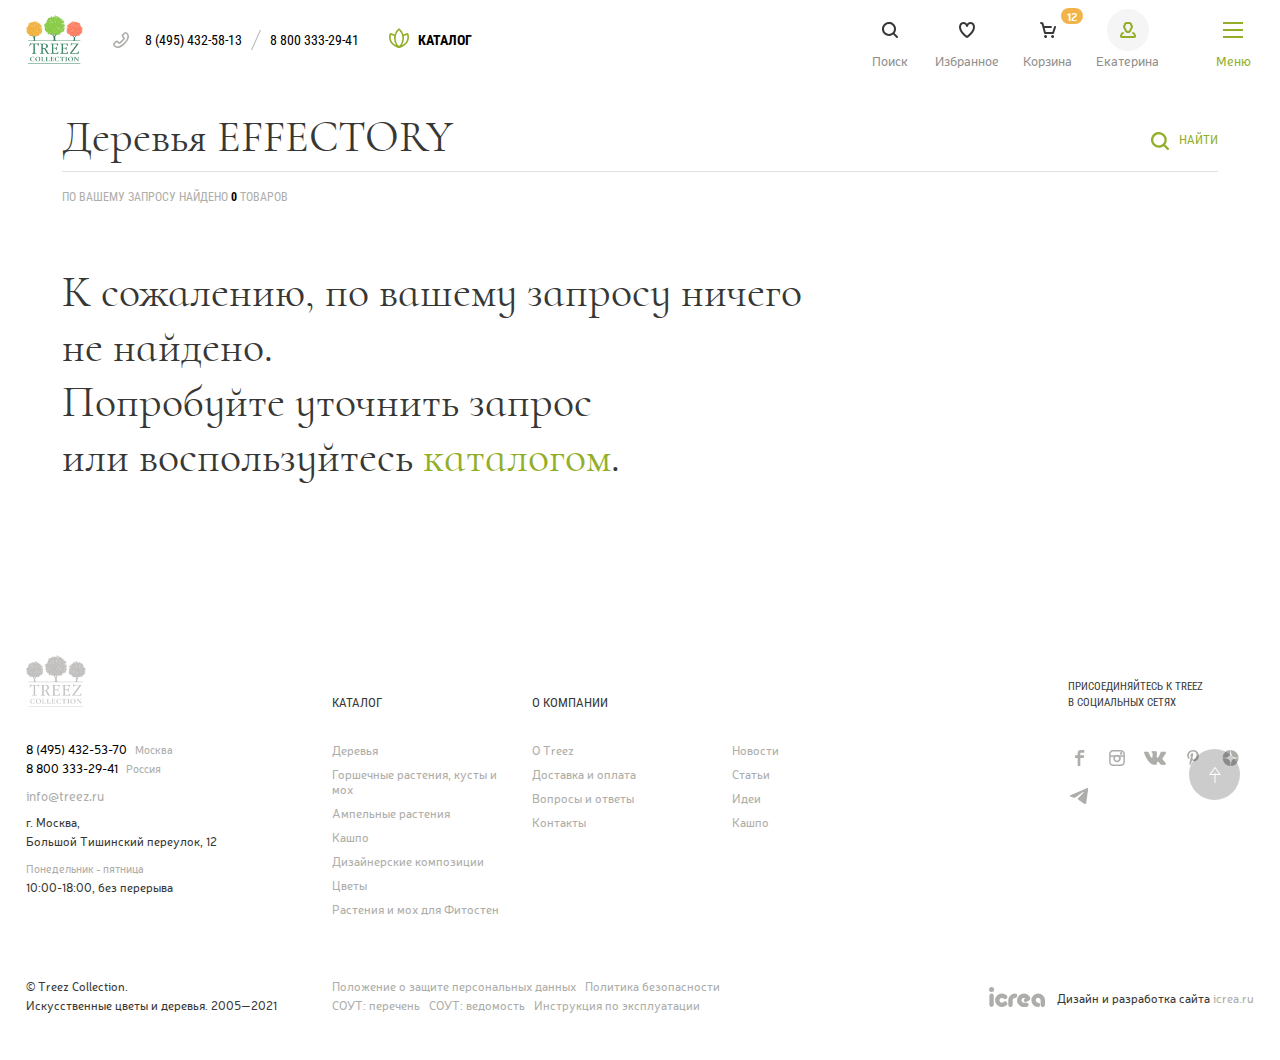
<file: search-empty.html>
<!DOCTYPE html>
<html lang="ru">

<head>
	<meta charset="UTF-8">
	<meta http-equiv="X-UA-Compatible" content="IE=edge">
	<meta name="viewport" content="width=device-width, initial-scale=1.0">
	<title>TREEZ - Поиск</title>
	<meta property="og:title" content="TREEZ - Поиск">
	<meta property="og:description" content="Description">
	<meta property="og:url" content="/">
	<meta property="og:site_name" content="TREEZ - Поиск">
	<!-- styles -->
	<link rel="stylesheet" href="css/vendor.min.css">
	<link rel="stylesheet" href="css/app.min.css">
</head>

<body>
	<!-- wrapper -->
	<div class="wrapper">
		<!-- header -->
		<header class="header" id="header">
			<div class="header__fixed">
				<div class="container">
					<div class="header__wrapper">
						<div class="header__inner">
							<a href="index.html" class="header__logotype">
								<img src="img/logotype.png" width="69" height="60" alt="TREEZ" class="header__logotype-img default">
								<img src="img/logotype-white.png" width="69" height="60" alt="TREEZ" class="header__logotype-img white">
							</a>
							<ul class="header__contacts header__inner">
								<li class="header__contacts-item">
									<a href="tel:84954325813" class="header__contacts-link">
										<svg>
											<use xlink:href="img/sprite.svg#icon-phone"></use>
										</svg>
										<span>8 (495) 432-58-13</span>
									</a>
								</li>
								<li class="header__contacts-item">
									<a href="tel:88003332941" class="header__contacts-link">
										<span>8 800 333-29-41</span>
									</a>
								</li>
							</ul>
							<a href="catalog.html" class="c-catalog header__catalog">
								<svg class="c-catalog__icon">
									<use xlink:href="img/sprite.svg#icon-catalog"></use>
								</svg>
								<span class="c-catalog__title">Каталог</span>
							</a>
						</div>
						<div class="header__inner">
							<div class="header__inner">
								<div class="header-control header__control">
									<a href="#" class="header-control__btn" id="search-toggle">
										<div class="header-control__btn-icon">
											<svg>
												<use xlink:href="img/sprite.svg#icon-search"></use>
											</svg>
										</div>
										<span class="header-control__btn-title">Поиск</span>
									</a>
								</div>
								<div class="header-control header__control">
									<a href="#" class="header-control__btn">
										<div class="header-control__btn-icon">
											<svg>
												<use xlink:href="img/sprite.svg#icon-favorite"></use>
											</svg>
										</div>
										<span class="header-control__btn-title">Избранное</span>
									</a>
								</div>
								<div class="header-control header__control">
									<a href="#" class="header-control__btn">
										<div class="header-control__btn-icon">
											<svg>
												<use xlink:href="img/sprite.svg#icon-cart"></use>
											</svg>
										</div>
										<span class="header-control__btn-title">Корзина</span>
										<span class="header-control__btn-value">12</span>
									</a>
								</div>
								<!-- <div class="header-control header__control">
                            <a href="#" class="header-control__btn modal-btn" data-id="modal-auth">
                                <div class="header-control__btn-icon">
                                    <svg>
                                        <use xlink:href="img/sprite.svg#icon-user"></use>
                                    </svg>
                                </div>
                                <span class="header-control__btn-title">Войти</span>
                            </a>
                        </div> -->
								<div class="header-control header__control">
									<a href="#" class="header-control__btn is--active">
										<div class="header-control__btn-icon">
											<svg>
												<use xlink:href="img/sprite.svg#icon-user"></use>
											</svg>
										</div>
										<span class="header-control__btn-title">Екатерина</span>
									</a>
								</div>
							</div>
							<button class="hamburger" id="hamburger-toggle">
								<div class="hamburger__group">
									<span class="hamburger__inner"></span>
									<span class="hamburger__inner"></span>
									<span class="hamburger__inner"></span>
								</div>
								<span class="hamburger__title">Меню</span>
							</button>
						</div>
					</div>
					<div class="header__menu">
						<div class="menu" id="menu">
							<div class="menu__wrap">
								<div class="menu__wrapper">
									<div class="menu__block">
										<ul class="menu__list">
											<li class="menu__item">
												<a href="#" class="menu__link">Каталог</a>
											</li>
										</ul>
										<ul class="menu__list">
											<li class="menu__item">
												<a href="#" class="menu__link">Деревья <sup class="menu__value">157</sup> <sup class="menu__value menu__value--new">+12</sup></a>
											</li>
											<li class="menu__item">
												<a href="#" class="menu__link">Горшечные растения и кусты <sup class="menu__value">17</sup> <sup class="menu__value menu__value--new">+2</sup></a>
											</li>
											<li class="menu__item">
												<a href="#" class="menu__link">Ампельные растения <sup class="menu__value">157</sup></a>
											</li>
											<li class="menu__item">
												<a href="#" class="menu__link">Кашпо <sup class="menu__value">107</sup> <sup class="menu__value menu__value--new">+20</sup></a>
											</li>
											<li class="menu__item">
												<a href="#" class="menu__link">Дизайнерские композиции <sup class="menu__value">157</sup> <sup class="menu__value menu__value--new">+50</sup></a>
											</li>
											<li class="menu__item">
												<a href="#" class="menu__link">Цветы <sup class="menu__value">65</sup> <sup class="menu__value menu__value--new">+5</sup></a>
											</li>
										</ul>
									</div>
									<div class="menu__block">
										<ul class="menu__list">
											<li class="menu__item">
												<a href="#" class="menu__link menu__link--plug"></a>
											</li>
										</ul>
										<a href="#" class="menu__price-list">
											<picture class="menu__img">
												<img src="img/price-list.jpg" alt="Price list">
											</picture>
											<span class="menu__help">Прайс-листы и каталоги</span>
										</a>
									</div>
									<div class="menu__block">
										<ul class="menu__list">
											<li class="menu__item">
												<a href="#" class="menu__link menu__link--plug"></a>
											</li>
										</ul>
										<ul class="menu__list">
											<li class="menu__item">
												<a href="#" class="menu__link menu__link--sm">О Treez</a>
											</li>
											<li class="menu__item">
												<a href="#" class="menu__link menu__link--sm">Партнерам</a>
											</li>
											<li class="menu__item">
												<a href="#" class="menu__link menu__link--sm">Доставка и оплата</a>
											</li>
											<li class="menu__item">
												<a href="#" class="menu__link menu__link--sm">Вопросы и ответы</a>
											</li>
											<li class="menu__item">
												<a href="#" class="menu__link menu__link--sm">Контакты</a>
											</li>
										</ul>
										<ul class="menu__list">
											<li class="menu__item">
												<a href="#" class="menu__link menu__link--sm">Подарочный сертификат</a>
											</li>
											<li class="menu__item">
												<a href="#" class="menu__link menu__link--sm">Новости</a>
											</li>
										</ul>
									</div>
								</div>
							</div>
						</div>
					</div>
					<div class="header__search">
						<div class="search" id="search">
							<div class="search__wrap">
								<div class="search__wrapper">
									<span class="search__subtitle">Быстрый поиск товара</span>
									<div class="search__main">
										<form action="#" class="search__controls" data-ajaxblock=".search__dropdown" data-type="GET" data-noloader="true" data-suggest-url="/ajax/quick-search.php" novalidate="true">
											<input type="text" class="search__input" placeholder="Введите текст для поиска">
											<button class="search__btn-search">
												<svg>
													<use xlink:href="img/sprite.svg#icon-search"></use>
												</svg>
												<span>Найти</span>
											</button>
										</form>
										<div class="search__dropdown"></div>
									</div>
								</div>
							</div>
						</div>
					</div>
					<div class="header__overlay"></div>
				</div>
			</div>
		</header>
		<!-- end of header -->
		<!-- content -->
		<div class="wrapper__content">
			<!-- global search -->
			<section class="global-search" id="global-search">
				<div class="container">
					<div class="global-search__wrapper">
						<form action="#" class="global-search__form">
							<div class="global-search__control">
								<input type="text" class="global-search__input" placeholder="Введите текст для поиска" value="Деревья EFFECTORY">
								<button class="global-search__btn">
									<svg>
										<use xlink:href="img/sprite.svg#icon-search"></use>
									</svg>
									<span>Найти</span>
								</button>
							</div>
							<span class="global-search__result">по вашему запросу найдено <span>0</span> товаров</span>
						</form>
						<div class="global-search__empty">
							<h3 class="global-search__heading">
								К сожалению, по вашему запросу ничего<br>
								не найдено.<br>
								Попробуйте уточнить запрос<br>
								или воспользуйтесь <a href="catalog.html">каталогом</a>.
							</h3>
						</div>
					</div>
				</div>
			</section>
			<!-- end of global search -->
		</div>
		<!-- end of content -->
		<!-- footer -->
		<footer class="footer @@footer" id="footer">
			<div class="container">
				<div class="footer__main">
					<div class="footer__block footer__block--info">
						<a href="index.html" class="footer__logotype">
							<img src="img/logotype-grey.png" alt="TREEZ">
						</a>
						<p class="footer__text">
							<a href="tel:84954325370">8 (495) 432-53-70</a>
							<span>Москва</span><br>
							<a href="tel:88003332941">8 800 333-29-41</a>
							<span>Россия</span>
						</p>
						<a href="mailto:info@treez.ru" class="footer__text footer__text--accent">info@treez.ru</a>
						<p class="footer__text">
							г. Москва,<br>
							Большой Тишинский переулок, 12
						</p>
						<p class="footer__text">
							<span>Понедельник - пятница</span><br>
							10:00-18:00, без перерыва
						</p>
					</div>
					<div class="footer__block">
						<span class="footer__title">Каталог</span>
						<ul class="footer__list">
							<li class="footer__item">
								<a href="#" class="footer__link">Деревья</a>
							</li>
							<li class="footer__item">
								<a href="#" class="footer__link">Горшечные растения, кусты и мох</a>
							</li>
							<li class="footer__item">
								<a href="#" class="footer__link">Ампельные растения</a>
							</li>
							<li class="footer__item">
								<a href="#" class="footer__link">Кашпо</a>
							</li>
							<li class="footer__item">
								<a href="#" class="footer__link">Дизайнерские композиции</a>
							</li>
							<li class="footer__item">
								<a href="#" class="footer__link">Цветы</a>
							</li>
							<li class="footer__item">
								<a href="#" class="footer__link">Растения и мох для Фитостен</a>
							</li>
						</ul>
					</div>
					<div class="footer__block">
						<span class="footer__title">О КОМПАНИИ</span>
						<ul class="footer__list">
							<li class="footer__item">
								<a href="#" class="footer__link">О Treez</a>
							</li>
							<li class="footer__item">
								<a href="#" class="footer__link">Доставка и оплата</a>
							</li>
							<li class="footer__item">
								<a href="#" class="footer__link">Вопросы и ответы</a>
							</li>
							<li class="footer__item">
								<a href="#" class="footer__link">Контакты</a>
							</li>
						</ul>
					</div>
					<div class="footer__block footer__block--tablet">
						<ul class="footer__list">
							<li class="footer__item">
								<a href="#" class="footer__link">Положение о защите персональных данных</a>
							</li>
							<li class="footer__item">
								<a href="#" class="footer__link">Политика безопасности</a>
							</li>
							<li class="footer__item">
								<a href="#" class="footer__link">СОУТ: перечень</a>
							</li>
							<li class="footer__item">
								<a href="#" class="footer__link">СОУТ: ведомость</a>
							</li>
							<li class="footer__item">
								<a href="#" class="footer__link">Инструкция по эксплуатации</a>
							</li>
						</ul>
					</div>
					<div class="footer__block footer__block--short-list">
						<span class="footer__title footer__title--plug"></span>
						<ul class="footer__list">
							<li class="footer__item">
								<a href="#" class="footer__link">Новости</a>
							</li>
							<li class="footer__item">
								<a href="#" class="footer__link">Статьи</a>
							</li>
							<li class="footer__item">
								<a href="#" class="footer__link">Идеи</a>
							</li>
							<li class="footer__item">
								<a href="#" class="footer__link">Кашпо</a>
							</li>
						</ul>
					</div>
					<div class="footer__block footer__block--social">
						<span class="footer__subtitle">Присоединяйтесь к treez <br>в социальных сетях</span>
						<div class="c-socmedia footer__socmedia">
							<ul class="c-socmedia__list">
								<li class="c-socmedia__item">
									<a href="#" class="c-socmedia__link">
										<svg class="c-socmedia__icon">
											<use xlink:href="img/sprite.svg#icon-facebook"></use>
										</svg>
									</a>
								</li>
								<li class="c-socmedia__item">
									<a href="#" class="c-socmedia__link">
										<svg class="c-socmedia__icon">
											<use xlink:href="img/sprite.svg#icon-instagram"></use>
										</svg>
									</a>
								</li>
								<li class="c-socmedia__item">
									<a href="#" class="c-socmedia__link">
										<svg class="c-socmedia__icon">
											<use xlink:href="img/sprite.svg#icon-vk"></use>
										</svg>
									</a>
								</li>
								<li class="c-socmedia__item">
									<a href="#" class="c-socmedia__link">
										<svg class="c-socmedia__icon">
											<use xlink:href="img/sprite.svg#icon-pinterest"></use>
										</svg>
									</a>
								</li>
								<li class="c-socmedia__item">
									<a href="#" class="c-socmedia__link">
										<svg class="c-socmedia__icon">
											<use xlink:href="img/sprite.svg#icon-dzen"></use>
										</svg>
									</a>
								</li>
								<li class="c-socmedia__item">
									<a href="#" class="c-socmedia__link">
										<svg class="c-socmedia__icon">
											<use xlink:href="img/sprite.svg#icon-telegram"></use>
										</svg>
									</a>
								</li>
							</ul>
						</div>
					</div>
				</div>
				<div class="footer__bottom">
					<div class="footer__block footer__block--copyright">
						<p class="footer__copyright">
							© Treez Collection.<br>
							Искусственные цветы и деревья. 2005—2021
						</p>
					</div>
					<div class="footer__block footer__block--list footer__block--no-tablet">
						<ul class="footer__list footer__list--flex">
							<li class="footer__item">
								<a href="#" class="footer__link">Положение о защите персональных данных</a>
							</li>
							<li class="footer__item">
								<a href="#" class="footer__link">Политика безопасности</a>
							</li>
							<li class="footer__item">
								<a href="#" class="footer__link">СОУТ: перечень</a>
							</li>
							<li class="footer__item">
								<a href="#" class="footer__link">СОУТ: ведомость</a>
							</li>
							<li class="footer__item">
								<a href="#" class="footer__link">Инструкция по эксплуатации</a>
							</li>
						</ul>
					</div>
					<div class="footer__block footer__block--design-by">
						<div class="c-design-by">
							<picture class="c-design-by__img">
								<img src="img/icrea.svg" alt="icrea">
							</picture>
							<p class="c-design-by__text">Дизайн и разработка сайта <a href="icrea.ru" target="_blank">icrea.ru</a></p>
						</div>
					</div>
				</div>
			</div>
		</footer>
		<!-- end of footer -->
		<a href="#header" class="c-up-btn fixed">
			<svg class="c-up-btn__icon">
				<use xlink:href="img/sprite.svg#icon-arrow-top"></use>
			</svg>
		</a>
	</div>
	<!-- end of wrapper -->
	<!-- modal -->
	<div class="modal fixed" id="modal-auth">
		<button class="modal__close-btn modal__close-btn--mobile modal__close" aria-label="Закрыть">
			<svg class="modal__close-icon">
				<use xlink:href="img/sprite.svg#icon-close"></use>
			</svg>
		</button>
		<div class="modal__scroll">
			<div class="modal__wrap">
				<button class="modal__close-btn modal__close-btn--desktop modal__close" aria-label="Закрыть">
					<svg class="modal__close-icon">
						<use xlink:href="img/sprite.svg#icon-close"></use>
					</svg>
				</button>
				<div class="modal__wrapper modal__wrapper--flex">
					<div class="modal__tabs">
						<button class="modal__tab is--active" data-modal-tab="left">Авторизация</button>
						<button class="modal__tab" data-modal-tab="right">Регистрация</button>
					</div>
					<div class="modal__left is--active">
						<div class="modal__main">
							<div class="modal__top">
								<h3 class="modal__heading">Авторизация</h3>
							</div>
							<div class="modal__body">
								<div class="modal__holder is--active" data-auth-form="login">
									<div class="modal__notification">
										<p class="modal__notification-text">
											После авторизации, возможно, у вас не будет доступа к 3D моделям и изображениям.<br><br>
											Для получения доступа необходимо обратиться к своему менеджеру.
										</p>
									</div>
									<form action="#" class="modal__form">
										<!-- add class 'is--active' for visible -->
										<div class="form-error">
											<span class="form-error__title">Неверный логин или пароль.</span>
										</div>
										<div class="input-field modal__input">
											<div class="input-field__inner">
												<input type="email" id="auth-email" class="input-field__input" placeholder="Введите свой e-mail">
											</div>
											<label for="auth-email" class="input-field__label">E-MAIL *</label>
										</div>
										<div class="input-field modal__input">
											<div class="input-field__inner">
												<input type="password" id="auth-password" class="input-field__input" placeholder="Введите пароль">
												<button class="input-field__visibility-btn">
													<span class="input-field__visibility-icon"></span>
													<span class="input-field__visibility-title">показать</span>
												</button>
											</div>
											<label for="auth-password" class="input-field__label">пароль *</label>
										</div>
										<div class="modal__inner">
											<div class="square-checkbox square-checkbox--default modal__checkbox">
												<input type="checkbox" class="square-checkbox__input" id="save-data">
												<label for="save-data" class="square-checkbox__group">
													<span class="square-checkbox__icon"></span>
													<span class="square-checkbox__title">Запомнить</span>
												</label>
											</div>
											<a href="#" class="modal__link modal-auth-trigger" data-auth-form="restore">Восстановить пароль</a>
										</div>
										<div class="c-socauth modal__socauth">
											<div class="c-socauth__top">
												<span class="c-socauth__title">Войти через соцсети:</span>
												<span class="c-socauth__help">Необходим действующий аккаунт</span>
											</div>
											<ul class="c-socauth__list">
												<li class="c-socauth__item">
													<a href="#" class="c-socauth__link">
														<svg class="c-socauth__icon">
															<use xlink:href="img/sprite.svg#icon-google-color"></use>
														</svg>
													</a>
												</li>
												<li class="c-socauth__item">
													<a href="#" class="c-socauth__link">
														<svg class="c-socauth__icon">
															<use xlink:href="img/sprite.svg#icon-vk-color"></use>
														</svg>
													</a>
												</li>
												<li class="c-socauth__item">
													<a href="#" class="c-socauth__link">
														<svg class="c-socauth__icon">
															<use xlink:href="img/sprite.svg#icon-facebook-color"></use>
														</svg>
													</a>
												</li>
												<li class="c-socauth__item">
													<a href="#" class="c-socauth__link">
														<svg class="c-socauth__icon">
															<use xlink:href="img/sprite.svg#icon-apple-color"></use>
														</svg>
													</a>
												</li>
											</ul>
										</div>
										<div class="modal__bottom">
											<button class="modal__btn btn">Войти</button>
										</div>
									</form>
								</div>
								<div class="modal__holder" data-auth-form="restore">
									<form action="#" class="modal__form">
										<div class="modal__content content">
											<p>
												Для восстановления пароля введите Ваш e-mail, указанный при регистрации
											</p>
										</div>
										<div class="input-field modal__input">
											<div class="input-field__inner">
												<input type="email" id="auth-email-restore" class="input-field__input" placeholder="Введите свой e-mail">
											</div>
											<label for="auth-email" class="input-field__label">E-MAIL *</label>
										</div>
										<div class="modal__inner">
											<a href="#" class="modal__link modal-auth-trigger" data-auth-form="login">Авторизация</a>
										</div>
										<div class="modal__bottom">
											<button class="modal__btn btn">Отправить</button>
										</div>
									</form>
								</div>
							</div>
						</div>
					</div>
					<div class="modal__right">
						<div class="modal__main">
							<div class="modal__top">
								<h3 class="modal__heading">Новый пользователь</h3>
							</div>
							<div class="modal__body">
								<div class="modal__holder is--active">
									<div class="modal__notification">
										<p class="modal__notification-text">
											Получение доступа к 3D моделям и изображениям возможно только после проверки аккаунта.
										</p>
									</div>
									<form action="#" class="modal__form">
										<!-- add class 'is--active' for visible -->
										<div class="form-error">
											<span class="form-error__title">Неверный логин или пароль.</span>
										</div>
										<div class="input-field modal__input">
											<div class="input-field__inner">
												<input type="email" id="register-email" class="input-field__input" placeholder="Введите свой e-mail" required>
											</div>
											<label for="register-email" class="input-field__label">E-MAIL *</label>
										</div>
										<div class="modal__content content">
											<p class="accent">
												Внимание! Регистрация только для юридических лиц, ИП и специалистов. Обратите внимание, что компания не работает с частными лицами.
											</p>
											<p>
												Внимание! После первичной регистрации просим максимально правильно заполнять все поля. Важно! Представителей юридических фирм регистрироваться как Юридическое лицо, для ИП так же есть специальная форма регистрации. Это необходимо, чтобы ваши заказы правильно обрабатывались.
											</p>
										</div>
										<div class="modal__checkboxes">
											<div class="square-checkbox square-checkbox--default square-checkbox--sm modal__checkbox">
												<input type="checkbox" class="square-checkbox__input" id="subscribe-email">
												<label for="subscribe-email" class="square-checkbox__group">
													<span class="square-checkbox__icon"></span>
													<span class="square-checkbox__title">Подписаться на рассылку</span>
												</label>
											</div>
											<div class="square-checkbox square-checkbox--default square-checkbox--sm modal__checkbox">
												<input type="checkbox" class="square-checkbox__input" id="conditions-data" required>
												<label for="conditions-data" class="square-checkbox__group">
													<span class="square-checkbox__icon"></span>
													<span class="square-checkbox__title">Я подтверждаю, что я старше 18 лет и принимаю <a href="#">условия работы сайта</a></span>
												</label>
											</div>
										</div>
										<div class="modal__bottom">
											<button class="modal__btn btn">Зарегистрироваться</button>
										</div>
									</form>
								</div>
							</div>
						</div>
					</div>
				</div>
			</div>
		</div>
		<div class="modal__overlay"></div>
	</div>
	<div class="modal fixed" id="modal-password">
		<button class="modal__close-btn modal__close-btn--mobile modal__close" aria-label="Закрыть">
			<svg class="modal__close-icon">
				<use xlink:href="img/sprite.svg#icon-close"></use>
			</svg>
		</button>
		<div class="modal__scroll">
			<div class="modal__wrap modal__wrap--sm">
				<button class="modal__close-btn modal__close-btn--desktop modal__close" aria-label="Закрыть">
					<svg class="modal__close-icon">
						<use xlink:href="img/sprite.svg#icon-close"></use>
					</svg>
				</button>
				<div class="modal__wrapper">
					<div class="modal__main">
						<div class="modal__top">
							<h3 class="modal__heading">Введите пароль</h3>
						</div>
						<div class="modal__body">
							<form action="#" class="modal__form">
								<!-- add class 'is--active' for visible -->
								<div class="form-error">
									<span class="form-error__title">Неверный логин или пароль.</span>
								</div>
								<div class="input-field modal__input">
									<div class="input-field__inner">
										<input type="password" id="auth-password" class="input-field__input" placeholder="Введите пароль">
										<button class="input-field__visibility-btn">
											<span class="input-field__visibility-icon"></span>
											<span class="input-field__visibility-title">показать</span>
										</button>
									</div>
									<label for="auth-password" class="input-field__label">пароль *</label>
								</div>
								<div class="modal__bottom">
									<button class="modal__btn btn">Войти</button>
								</div>
							</form>
						</div>
					</div>
				</div>
			</div>
		</div>
		<div class="modal__overlay"></div>
	</div>
	<!-- end of modal -->
	<!-- scripts -->
	<script src="js/vendor.min.js"></script>
	<script src="js/app.min.js"></script>
</body>

</html>
</file>
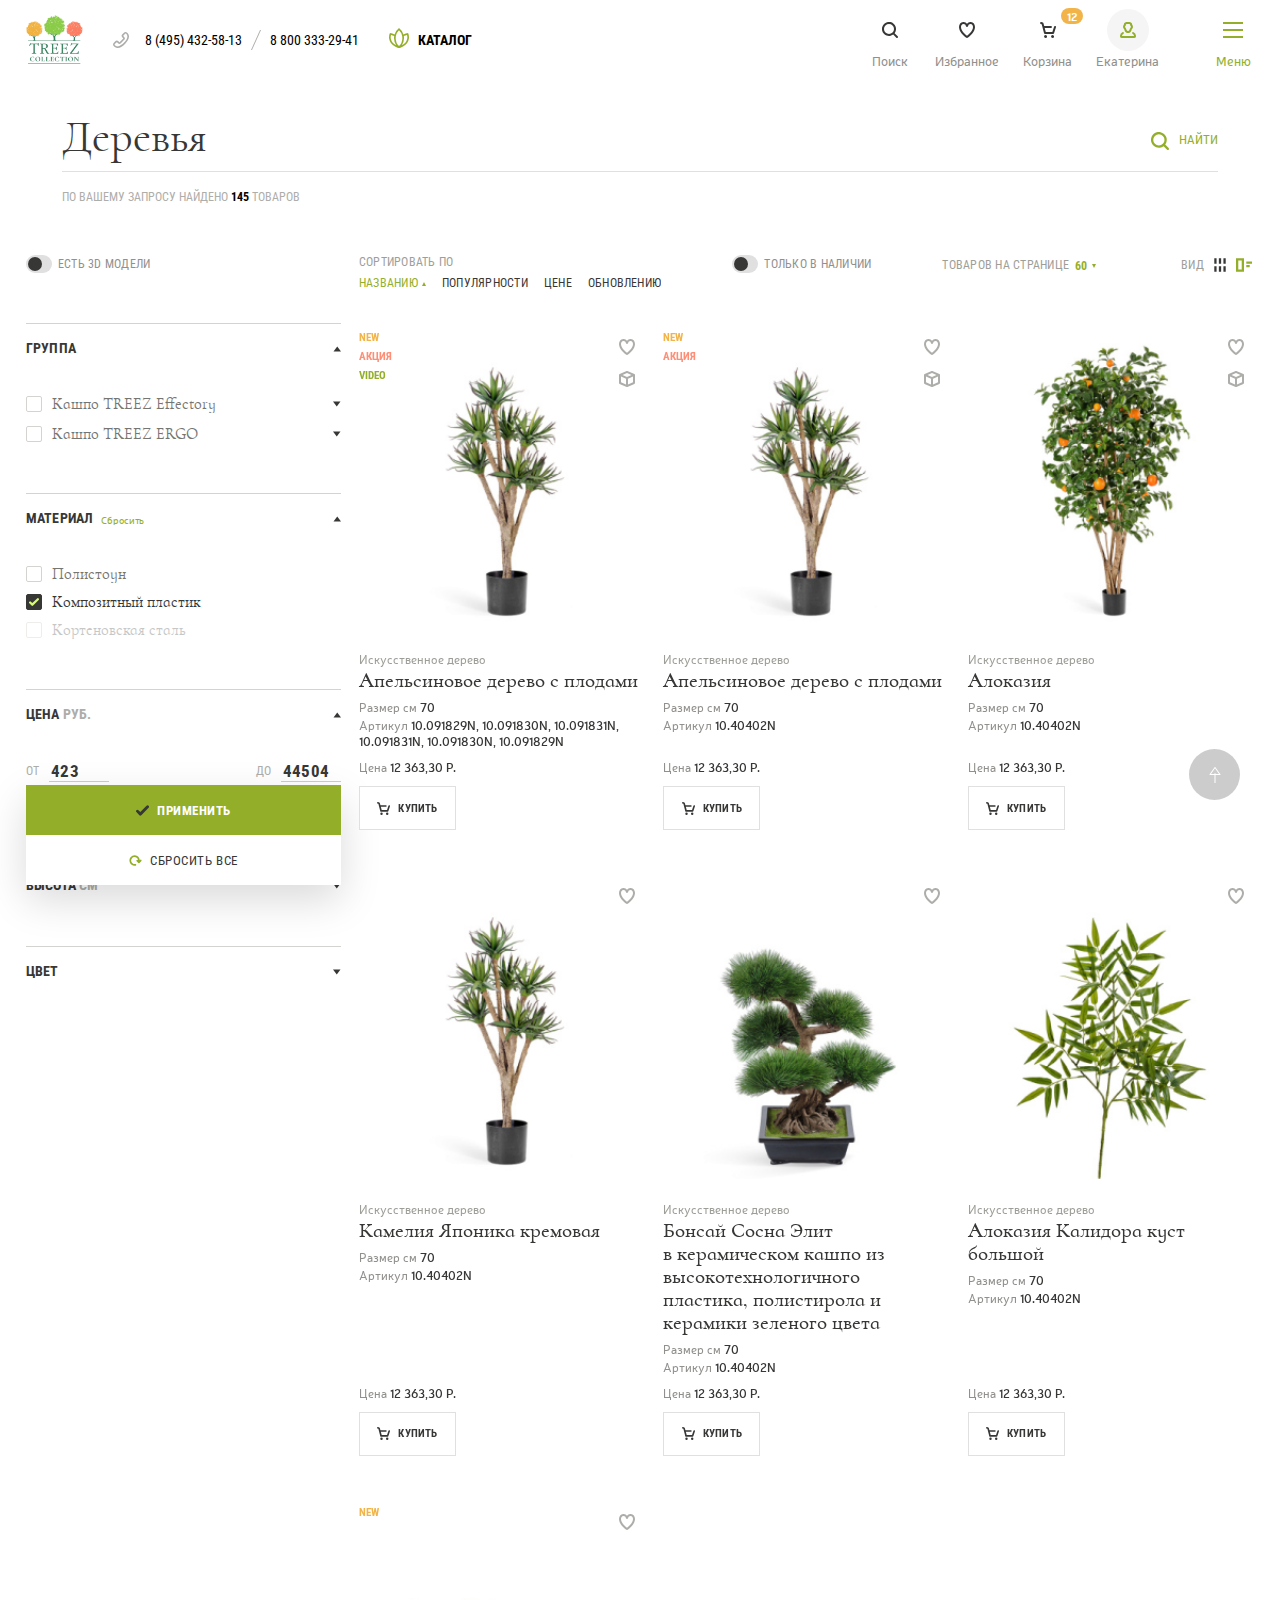
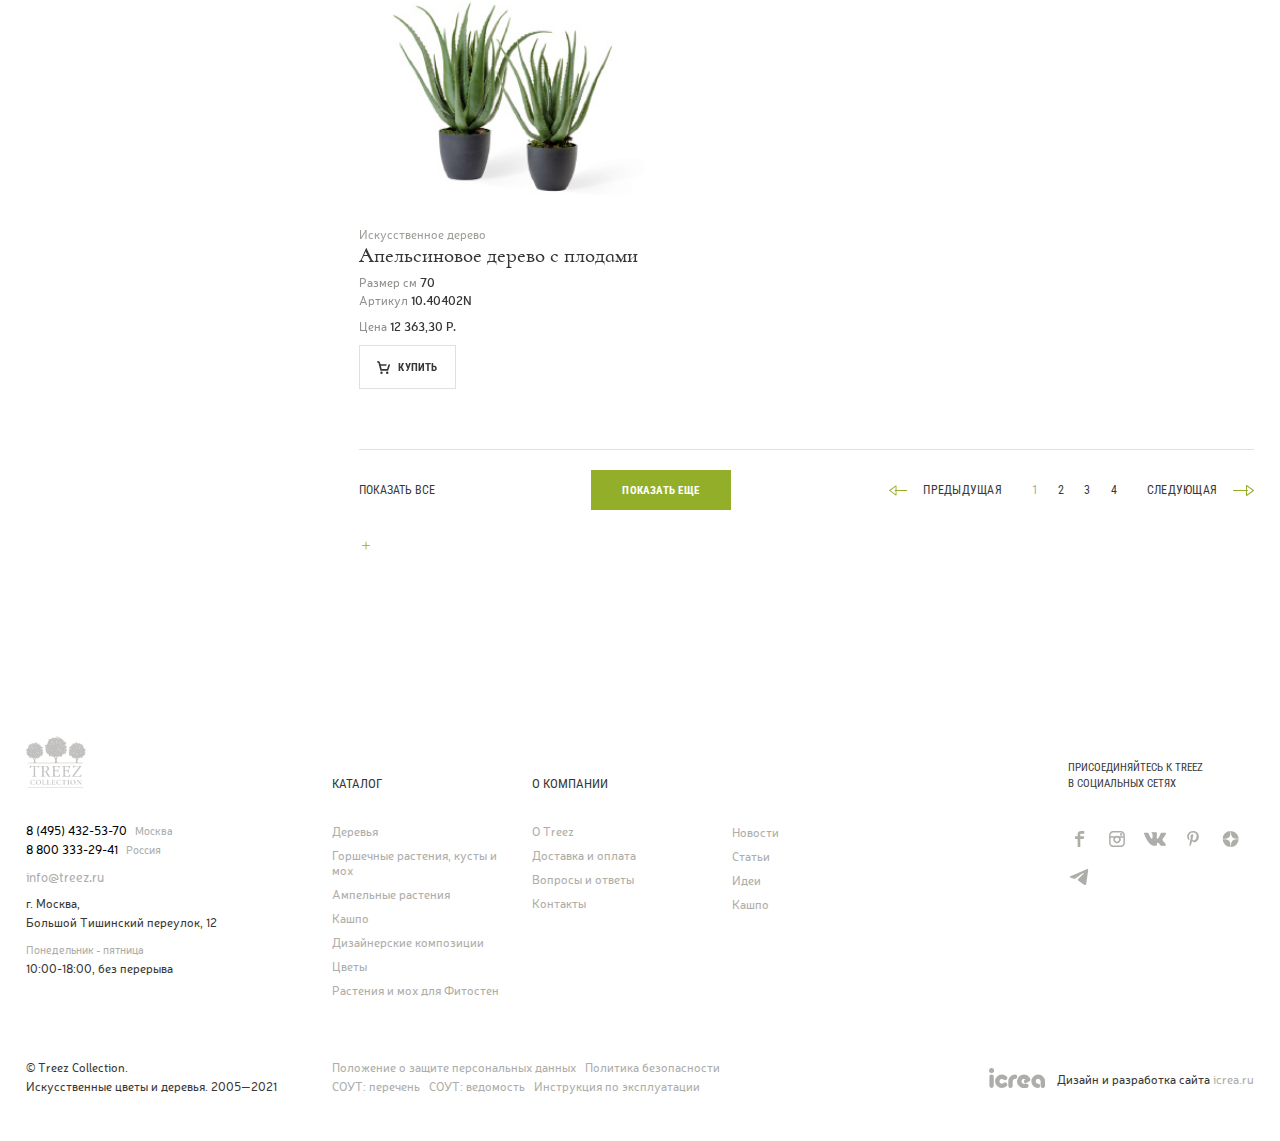
<file: search.html>
<!DOCTYPE html>
<html lang="ru">

<head>
	<meta charset="UTF-8">
	<meta http-equiv="X-UA-Compatible" content="IE=edge">
	<meta name="viewport" content="width=device-width, initial-scale=1.0">
	<title>TREEZ - Поиск</title>
	<meta property="og:title" content="TREEZ - Поиск">
	<meta property="og:description" content="Description">
	<meta property="og:url" content="/">
	<meta property="og:site_name" content="TREEZ - Поиск">
	<!-- styles -->
	<link rel="stylesheet" href="css/vendor.min.css">
	<link rel="stylesheet" href="css/app.min.css">
</head>

<body>
	<!-- wrapper -->
	<div class="wrapper">
		<!-- header -->
		<header class="header" id="header">
			<div class="header__fixed">
				<div class="container">
					<div class="header__wrapper">
						<div class="header__inner">
							<a href="index.html" class="header__logotype">
								<img src="img/logotype.png" width="69" height="60" alt="TREEZ" class="header__logotype-img default">
								<img src="img/logotype-white.png" width="69" height="60" alt="TREEZ" class="header__logotype-img white">
							</a>
							<ul class="header__contacts header__inner">
								<li class="header__contacts-item">
									<a href="tel:84954325813" class="header__contacts-link">
										<svg>
											<use xlink:href="img/sprite.svg#icon-phone"></use>
										</svg>
										<span>8 (495) 432-58-13</span>
									</a>
								</li>
								<li class="header__contacts-item">
									<a href="tel:88003332941" class="header__contacts-link">
										<span>8 800 333-29-41</span>
									</a>
								</li>
							</ul>
							<a href="catalog.html" class="c-catalog header__catalog">
								<svg class="c-catalog__icon">
									<use xlink:href="img/sprite.svg#icon-catalog"></use>
								</svg>
								<span class="c-catalog__title">Каталог</span>
							</a>
						</div>
						<div class="header__inner">
							<div class="header__inner">
								<div class="header-control header__control">
									<a href="#" class="header-control__btn" id="search-toggle">
										<div class="header-control__btn-icon">
											<svg>
												<use xlink:href="img/sprite.svg#icon-search"></use>
											</svg>
										</div>
										<span class="header-control__btn-title">Поиск</span>
									</a>
								</div>
								<div class="header-control header__control">
									<a href="#" class="header-control__btn">
										<div class="header-control__btn-icon">
											<svg>
												<use xlink:href="img/sprite.svg#icon-favorite"></use>
											</svg>
										</div>
										<span class="header-control__btn-title">Избранное</span>
									</a>
								</div>
								<div class="header-control header__control">
									<a href="#" class="header-control__btn">
										<div class="header-control__btn-icon">
											<svg>
												<use xlink:href="img/sprite.svg#icon-cart"></use>
											</svg>
										</div>
										<span class="header-control__btn-title">Корзина</span>
										<span class="header-control__btn-value">12</span>
									</a>
								</div>
								<!-- <div class="header-control header__control">
                            <a href="#" class="header-control__btn modal-btn" data-id="modal-auth">
                                <div class="header-control__btn-icon">
                                    <svg>
                                        <use xlink:href="img/sprite.svg#icon-user"></use>
                                    </svg>
                                </div>
                                <span class="header-control__btn-title">Войти</span>
                            </a>
                        </div> -->
								<div class="header-control header__control">
									<a href="#" class="header-control__btn is--active">
										<div class="header-control__btn-icon">
											<svg>
												<use xlink:href="img/sprite.svg#icon-user"></use>
											</svg>
										</div>
										<span class="header-control__btn-title">Екатерина</span>
									</a>
								</div>
							</div>
							<button class="hamburger" id="hamburger-toggle">
								<div class="hamburger__group">
									<span class="hamburger__inner"></span>
									<span class="hamburger__inner"></span>
									<span class="hamburger__inner"></span>
								</div>
								<span class="hamburger__title">Меню</span>
							</button>
						</div>
					</div>
					<div class="header__menu">
						<div class="menu" id="menu">
							<div class="menu__wrap">
								<div class="menu__wrapper">
									<div class="menu__block">
										<ul class="menu__list">
											<li class="menu__item">
												<a href="#" class="menu__link">Каталог</a>
											</li>
										</ul>
										<ul class="menu__list">
											<li class="menu__item">
												<a href="#" class="menu__link">Деревья <sup class="menu__value">157</sup> <sup class="menu__value menu__value--new">+12</sup></a>
											</li>
											<li class="menu__item">
												<a href="#" class="menu__link">Горшечные растения и кусты <sup class="menu__value">17</sup> <sup class="menu__value menu__value--new">+2</sup></a>
											</li>
											<li class="menu__item">
												<a href="#" class="menu__link">Ампельные растения <sup class="menu__value">157</sup></a>
											</li>
											<li class="menu__item">
												<a href="#" class="menu__link">Кашпо <sup class="menu__value">107</sup> <sup class="menu__value menu__value--new">+20</sup></a>
											</li>
											<li class="menu__item">
												<a href="#" class="menu__link">Дизайнерские композиции <sup class="menu__value">157</sup> <sup class="menu__value menu__value--new">+50</sup></a>
											</li>
											<li class="menu__item">
												<a href="#" class="menu__link">Цветы <sup class="menu__value">65</sup> <sup class="menu__value menu__value--new">+5</sup></a>
											</li>
										</ul>
									</div>
									<div class="menu__block">
										<ul class="menu__list">
											<li class="menu__item">
												<a href="#" class="menu__link menu__link--plug"></a>
											</li>
										</ul>
										<a href="#" class="menu__price-list">
											<picture class="menu__img">
												<img src="img/price-list.jpg" alt="Price list">
											</picture>
											<span class="menu__help">Прайс-листы и каталоги</span>
										</a>
									</div>
									<div class="menu__block">
										<ul class="menu__list">
											<li class="menu__item">
												<a href="#" class="menu__link menu__link--plug"></a>
											</li>
										</ul>
										<ul class="menu__list">
											<li class="menu__item">
												<a href="#" class="menu__link menu__link--sm">О Treez</a>
											</li>
											<li class="menu__item">
												<a href="#" class="menu__link menu__link--sm">Партнерам</a>
											</li>
											<li class="menu__item">
												<a href="#" class="menu__link menu__link--sm">Доставка и оплата</a>
											</li>
											<li class="menu__item">
												<a href="#" class="menu__link menu__link--sm">Вопросы и ответы</a>
											</li>
											<li class="menu__item">
												<a href="#" class="menu__link menu__link--sm">Контакты</a>
											</li>
										</ul>
										<ul class="menu__list">
											<li class="menu__item">
												<a href="#" class="menu__link menu__link--sm">Подарочный сертификат</a>
											</li>
											<li class="menu__item">
												<a href="#" class="menu__link menu__link--sm">Новости</a>
											</li>
										</ul>
									</div>
								</div>
							</div>
						</div>
					</div>
					<div class="header__search">
						<div class="search" id="search">
							<div class="search__wrap">
								<div class="search__wrapper">
									<span class="search__subtitle">Быстрый поиск товара</span>
									<div class="search__main">
										<form action="#" class="search__controls" data-ajaxblock=".search__dropdown" data-type="GET" data-noloader="true" data-suggest-url="/ajax/quick-search.php" novalidate="true">
											<input type="text" class="search__input" placeholder="Введите текст для поиска">
											<button class="search__btn-search">
												<svg>
													<use xlink:href="img/sprite.svg#icon-search"></use>
												</svg>
												<span>Найти</span>
											</button>
										</form>
										<div class="search__dropdown"></div>
									</div>
								</div>
							</div>
						</div>
					</div>
					<div class="header__overlay"></div>
				</div>
			</div>
		</header>
		<!-- end of header -->
		<!-- content -->
		<div class="wrapper__content">
			<!-- global search -->
			<section class="global-search" id="global-search">
				<div class="container">
					<div class="global-search__wrapper">
						<form action="#" class="global-search__form">
							<div class="global-search__control">
								<input type="text" class="global-search__input" placeholder="Введите текст для поиска" value="Деревья">
								<button class="global-search__btn">
									<svg>
										<use xlink:href="img/sprite.svg#icon-search"></use>
									</svg>
									<span>Найти</span>
								</button>
							</div>
							<span class="global-search__result">по вашему запросу найдено <span>145</span> товаров</span>
						</form>
					</div>
				</div>
			</section>
			<!-- end of global search -->
			<!-- catalog -->
			<div class="catalog" id="catalog">
				<div class="container">
					<div class="catalog__wrap">
						<div class="catalog__left">
							<div class="catalog-filter">
								<div class="catalog-filter__wrap">
									<div class="page-search catalog-filter__search">
										<div class="page-search__wrapper">
											<form action="#" class="page-search__form">
												<div class="page-search__block">
													<input type="text" class="page-search__input" placeholder="Название или артикул">
													<span class="page-search__help">например, <a href="#" data-value="Кипарис">Кипарис</a></span>
												</div>
												<button class="page-search__btn">
													<svg>
														<use xlink:href="img/sprite.svg#icon-search"></use>
													</svg>
												</button>
											</form>
										</div>
									</div>
									<form action="#" class="catalog-filter__form">
										<div class="catalog-filter__holder">
											<div class="catalog-filter__main">
												<div class="catalog-filter__block">
													<label for="switch-3d-models" class="switch catalog-filter__switch">
														<input type="checkbox" id="switch-3d-models" class="switch__input">
														<div class="switch__group">
															<span class="switch__icon"></span>
															<span class="switch__title">Есть 3D модели</span>
														</div>
													</label>
													<label for="switch-mob-availability" class="switch catalog-filter__switch catalog-filter__switch--mobile">
														<input type="checkbox" id="switch-mob-availability" class="switch__input">
														<div class="switch__group">
															<span class="switch__icon"></span>
															<span class="switch__title">Только в наличии</span>
														</div>
													</label>
												</div>
												<div class="catalog-filter__block is--open">
													<button class="catalog-filter__trigger">
														<span>Группа</span>
														<svg>
															<use xlink:href="img/sprite.svg#icon-caret"></use>
														</svg>
													</button>
													<div class="catalog-filter__dropdown" style="display: block;">
														<div class="catalog-filter__checkboxes">
															<div class="catalog-filter__checkbox-group">
																<div class="catalog-filter__checkbox-inner">
																	<div class="square-checkbox catalog-filter__checkbox catalog-filter__checkbox--all">
																		<input type="checkbox" class="square-checkbox__input" id="filter-effectory-all">
																		<div class="square-checkbox__group">
																			<label for="filter-effectory-all" class="square-checkbox__icon"></label>
																			<span class="square-checkbox__title">Кашпо TREEZ Effectory</span>
																		</div>
																	</div>
																	<button class="catalog-filter__checkbox-trigger" aria-label="Раскрыть">
																		<svg>
																			<use xlink:href="img/sprite.svg#icon-caret"></use>
																		</svg>
																	</button>
																</div>
																<div class="catalog-filter__checkbox-dropdown">
																	<div class="square-checkbox catalog-filter__checkbox">
																		<input type="checkbox" class="square-checkbox__input" id="filter-effectory-01">
																		<label for="filter-effectory-01" class="square-checkbox__group">
																			<span class="square-checkbox__icon"></span>
																			<span class="square-checkbox__title">TREEZ Effectory - Beton</span>
																		</label>
																	</div>
																	<div class="square-checkbox catalog-filter__checkbox">
																		<input type="checkbox" class="square-checkbox__input" id="filter-effectory-02">
																		<label for="filter-effectory-02" class="square-checkbox__group">
																			<span class="square-checkbox__icon"></span>
																			<span class="square-checkbox__title">TREEZ Effectory - Crystal</span>
																		</label>
																	</div>
																	<div class="square-checkbox catalog-filter__checkbox">
																		<input type="checkbox" class="square-checkbox__input" id="filter-effectory-03">
																		<label for="filter-effectory-03" class="square-checkbox__group">
																			<span class="square-checkbox__icon"></span>
																			<span class="square-checkbox__title">TREEZ Effectory - Gloss</span>
																		</label>
																	</div>
																	<div class="square-checkbox catalog-filter__checkbox">
																		<input type="checkbox" class="square-checkbox__input" id="filter-effectory-04">
																		<label for="filter-effectory-04" class="square-checkbox__group">
																			<span class="square-checkbox__icon"></span>
																			<span class="square-checkbox__title">TREEZ Effectory - Metal</span>
																		</label>
																	</div>
																</div>
															</div>
															<div class="catalog-filter__checkbox-group">
																<div class="catalog-filter__checkbox-inner">
																	<div class="square-checkbox catalog-filter__checkbox catalog-filter__checkbox--all">
																		<input type="checkbox" class="square-checkbox__input" id="filter-group-all">
																		<label for="filter-group-all" class="square-checkbox__group">
																			<span class="square-checkbox__icon"></span>
																			<span class="square-checkbox__title">Кашпо TREEZ ERGO</span>
																		</label>
																	</div>
																	<button class="catalog-filter__checkbox-trigger" aria-label="Раскрыть">
																		<svg>
																			<use xlink:href="img/sprite.svg#icon-caret"></use>
																		</svg>
																	</button>
																</div>
																<div class="catalog-filter__checkbox-dropdown">
																	<div class="square-checkbox catalog-filter__checkbox">
																		<input type="checkbox" class="square-checkbox__input" id="filter-ergo-01">
																		<label for="filter-ergo-01" class="square-checkbox__group">
																			<span class="square-checkbox__icon"></span>
																			<span class="square-checkbox__title">TREEZ ERGO Comb</span>
																		</label>
																	</div>
																	<div class="square-checkbox catalog-filter__checkbox">
																		<input type="checkbox" class="square-checkbox__input" id="filter-ergo-02">
																		<label for="filter-ergo-02" class="square-checkbox__group">
																			<span class="square-checkbox__icon"></span>
																			<span class="square-checkbox__title">TREEZ ERGO Cork</span>
																		</label>
																	</div>
																	<div class="square-checkbox catalog-filter__checkbox">
																		<input type="checkbox" class="square-checkbox__input" id="filter-ergo-03">
																		<label for="filter-ergo-03" class="square-checkbox__group">
																			<span class="square-checkbox__icon"></span>
																			<span class="square-checkbox__title">TREEZ ERGO Graphics</span>
																		</label>
																	</div>
																	<div class="square-checkbox catalog-filter__checkbox">
																		<input type="checkbox" class="square-checkbox__input" id="filter-ergo-04">
																		<label for="filter-ergo-04" class="square-checkbox__group">
																			<span class="square-checkbox__icon"></span>
																			<span class="square-checkbox__title">TREEZ ERGO Diamond</span>
																		</label>
																	</div>
																	<div class="square-checkbox catalog-filter__checkbox">
																		<input type="checkbox" class="square-checkbox__input" id="filter-ergo-05">
																		<label for="filter-ergo-05" class="square-checkbox__group">
																			<span class="square-checkbox__icon"></span>
																			<span class="square-checkbox__title">TREEZ ERGO Jet</span>
																		</label>
																	</div>
																	<div class="square-checkbox catalog-filter__checkbox">
																		<input type="checkbox" class="square-checkbox__input" id="filter-ergo-06">
																		<label for="filter-ergo-06" class="square-checkbox__group">
																			<span class="square-checkbox__icon"></span>
																			<span class="square-checkbox__title">TREEZ ERGO Just</span>
																		</label>
																	</div>
																</div>
															</div>
														</div>
													</div>
												</div>
												<div class="catalog-filter__block is--open">
													<button class="catalog-filter__trigger">
														<span>Материал</span>
														<span class="catalog-filter__clear is--active">Сбросить</span>
														<svg>
															<use xlink:href="img/sprite.svg#icon-caret"></use>
														</svg>
													</button>
													<div class="catalog-filter__dropdown" style="display: block;">
														<div class="catalog-filter__checkboxes">
															<div class="square-checkbox catalog-filter__checkbox">
																<input type="checkbox" class="square-checkbox__input" id="filter-materias-01">
																<label for="filter-materias-01" class="square-checkbox__group">
																	<span class="square-checkbox__icon"></span>
																	<span class="square-checkbox__title">Полистоун</span>
																</label>
															</div>
															<div class="square-checkbox catalog-filter__checkbox">
																<input type="checkbox" class="square-checkbox__input" id="filter-materias-02" checked>
																<label for="filter-materias-02" class="square-checkbox__group">
																	<span class="square-checkbox__icon"></span>
																	<span class="square-checkbox__title">Композитный пластик</span>
																</label>
															</div>
															<div class="square-checkbox catalog-filter__checkbox">
																<input type="checkbox" class="square-checkbox__input" id="filter-materias-03" disabled>
																<label for="filter-materias-03" class="square-checkbox__group">
																	<span class="square-checkbox__icon"></span>
																	<span class="square-checkbox__title">Кортеновская сталь</span>
																</label>
															</div>
														</div>
													</div>
												</div>
												<div class="catalog-filter__block is--open">
													<button class="catalog-filter__trigger">
														<span>Цена <span>Руб.</span></span>
														<svg>
															<use xlink:href="img/sprite.svg#icon-caret"></use>
														</svg>
													</button>
													<div class="catalog-filter__dropdown" style="display: block;">
														<div class="catalog-filter__range">
															<div class="catalog-filter__range-inner">
																<div class="range-field">
																	<span class="range-field__help">От</span>
																	<input type="number" id="range-money-min" class="range-field__input range-field__input--min" placeholder="0">
																</div>
																<div class="range-field">
																	<span class="range-field__help">До</span>
																	<input type="number" id="range-money-max" class="range-field__input range-field__input--max" placeholder="50000">
																</div>
															</div>
															<div class="catalog-filter__range-slider" data-range-start="423" data-range-end="44504" data-range-min="0" data-range-max="50000"></div>
														</div>
													</div>
												</div>
												<div class="catalog-filter__block">
													<button class="catalog-filter__trigger">
														<span>Высота <span>См</span></span>
														<svg>
															<use xlink:href="img/sprite.svg#icon-caret"></use>
														</svg>
													</button>
													<div class="catalog-filter__dropdown">
														<div class="catalog-filter__range">
															<div class="catalog-filter__range-inner">
																<div class="range-field">
																	<span class="range-field__help">От</span>
																	<input type="number" id="range-height-min" class="range-field__input range-field__input--min" placeholder="0">
																</div>
																<div class="range-field">
																	<span class="range-field__help">До</span>
																	<input type="number" id="range-height-max" class="range-field__input range-field__input--max" placeholder="160">
																</div>
															</div>
															<div class="catalog-filter__range-slider" data-range-start="10" data-range-end="90" data-range-min="0" data-range-max="160"></div>
														</div>
													</div>
												</div>
												<div class="catalog-filter__block">
													<button class="catalog-filter__trigger">
														<span>Цвет</span>
														<svg>
															<use xlink:href="img/sprite.svg#icon-caret"></use>
														</svg>
													</button>
													<div class="catalog-filter__dropdown">
														<div class="catalog-filter__colors">
															<div class="color-checkbox catalog-filter__color">
																<input type="checkbox" class="color-checkbox__input" id="filter-color-01">
																<label for="filter-color-01" class="color-checkbox__group c-dropdown">
																	<span class="color-checkbox__icon color-checkbox__icon--dark color-checkbox__icon--white" style="--color: #FFFFFF;">
																		<svg>
																			<use xlink:href="img/sprite.svg#icon-check"></use>
																		</svg>
																	</span>
																	<div class="c-dropdown__container">Белый</div>
																</label>
															</div>
															<div class="color-checkbox catalog-filter__color">
																<input type="checkbox" class="color-checkbox__input" id="filter-color-02">
																<label for="filter-color-02" class="color-checkbox__group c-dropdown">
																	<span class="color-checkbox__icon" style="--color: #0a0a0a;">
																		<svg>
																			<use xlink:href="img/sprite.svg#icon-check"></use>
																		</svg>
																	</span>
																	<div class="c-dropdown__container">Чёрный</div>
																</label>
															</div>
															<div class="color-checkbox catalog-filter__color">
																<input type="checkbox" class="color-checkbox__input" id="filter-color-03">
																<label for="filter-color-03" class="color-checkbox__group c-dropdown">
																	<span class="color-checkbox__icon" style="--color: #6c6960;">
																		<svg>
																			<use xlink:href="img/sprite.svg#icon-check"></use>
																		</svg>
																	</span>
																	<div class="c-dropdown__container">Серый</div>
																</label>
															</div>
															<div class="color-checkbox catalog-filter__color">
																<input type="checkbox" class="color-checkbox__input" id="filter-color-04">
																<label for="filter-color-04" class="color-checkbox__group c-dropdown">
																	<span class="color-checkbox__icon" style="--color: #eae6ca;">
																		<svg>
																			<use xlink:href="img/sprite.svg#icon-check"></use>
																		</svg>
																	</span>
																	<div class="c-dropdown__container">Бежевый</div>
																</label>
															</div>
															<div class="color-checkbox catalog-filter__color">
																<input type="checkbox" class="color-checkbox__input" id="filter-color-05">
																<label for="filter-color-05" class="color-checkbox__group c-dropdown">
																	<span class="color-checkbox__icon" style="--color: #ffcf48;">
																		<svg>
																			<use xlink:href="img/sprite.svg#icon-check"></use>
																		</svg>
																	</span>
																	<div class="c-dropdown__container">Золотой</div>
																</label>
															</div>
															<div class="color-checkbox catalog-filter__color">
																<input type="checkbox" class="color-checkbox__input" id="filter-color-06">
																<label for="filter-color-06" class="color-checkbox__group c-dropdown">
																	<span class="color-checkbox__icon" style="--color: #7d512d;">
																		<svg>
																			<use xlink:href="img/sprite.svg#icon-check"></use>
																		</svg>
																	</span>
																	<div class="c-dropdown__container">Коричневый</div>
																</label>
															</div>
															<div class="color-checkbox catalog-filter__color">
																<input type="checkbox" class="color-checkbox__input" id="filter-color-07">
																<label for="filter-color-07" class="color-checkbox__group c-dropdown">
																	<span class="color-checkbox__icon" style="--color: #d4764e;">
																		<svg>
																			<use xlink:href="img/sprite.svg#icon-check"></use>
																		</svg>
																	</span>
																	<div class="c-dropdown__container">Медный</div>
																</label>
															</div>
															<div class="color-checkbox catalog-filter__color">
																<input type="checkbox" class="color-checkbox__input" id="filter-color-08">
																<label for="filter-color-08" class="color-checkbox__group c-dropdown">
																	<span class="color-checkbox__icon" style="--color: black;">
																		<svg>
																			<use xlink:href="img/sprite.svg#icon-check"></use>
																		</svg>
																	</span>
																	<div class="c-dropdown__container">Окись</div>
																</label>
															</div>
															<div class="color-checkbox catalog-filter__color">
																<input type="checkbox" class="color-checkbox__input" id="filter-color-09">
																<label for="filter-color-09" class="color-checkbox__group c-dropdown">
																	<span class="color-checkbox__icon" style="--color: #FFFFFF;">
																		<svg>
																			<use xlink:href="img/sprite.svg#icon-check"></use>
																		</svg>
																	</span>
																	<div class="c-dropdown__container">Белый</div>
																</label>
															</div>
														</div>
													</div>
												</div>
											</div>
										</div>
										<div class="catalog-filter__controls">
											<button class="catalog-filter__btn btn btn--md">
												<svg>
													<use xlink:href="img/sprite.svg#icon-check"></use>
												</svg>
												<span>Применить</span>
											</button>
											<button class="catalog-filter__btn btn btn--md btn--normal btn--white">
												<svg>
													<use xlink:href="img/sprite.svg#icon-restore"></use>
												</svg>
												<span>Сбросить все</span>
											</button>
										</div>
									</form>
								</div>
							</div>
						</div>
						<div class="catalog__right">
							<div class="catalog-sort catalog__sort">
								<div class="catalog-sort__wrapper">
									<div class="catalog-sort__item catalog-sort__item--sort c-sort">
										<div class="c-sort__wrapper c-sort__wrapper--column">
											<span class="c-sort__title">Сортировать по</span>
											<div class="c-sort__controls">
												<div class="c-sort__btns c-sort-btns">
													<div class="c-sort-btns__controls">
														<button class="c-sort-btns__control is--active" data-sort-id="name">Названию</button>
														<button class="c-sort-btns__control" data-sort-id="popularity">Популярности</button>
														<button class="c-sort-btns__control" data-sort-id="price">Цене</button>
														<button class="c-sort-btns__control" data-sort-id="update">Обновлению</button>
													</div>
													<div class="c-sort-btns__select">
														<select>
															<option value="name:asc">Названию по возрастанию</option>
															<option value="name:desc">Названию по убыванию</option>
															<option value="popularity:asc">Популярности по возрастанию</option>
															<option value="popularity:desc">Популярности по убыванию</option>
															<option value="price:asc">Цене по возрастанию</option>
															<option value="price:desc">Цене по убыванию</option>
															<option value="update:asc">Обновлению по возрастанию</option>
															<option value="update:desc">Обновлению по убыванию</option>
														</select>
													</div>
												</div>
											</div>
										</div>
									</div>
									<div class="catalog-sort__item catalog-sort__item--availability c-sort">
										<label for="switch-availability" class="switch c-sort__switch">
											<input type="checkbox" id="switch-availability" class="switch__input">
											<div class="switch__group">
												<span class="switch__icon"></span>
												<span class="switch__title">Только в наличии</span>
											</div>
										</label>
									</div>
									<div class="catalog-sort__item catalog-sort__item--goods c-sort">
										<div class="c-sort__wrapper">
											<span class="c-sort__title">Товаров на странице</span>
											<div class="c-sort__controls">
												<div class="c-sort__select default-select">
													<select class="js-select">
														<option value="0">60</option>
														<option value="1">80</option>
														<option value="2">120</option>
														<option value="3">Все</option>
													</select>
												</div>
											</div>
										</div>
									</div>
									<div class="catalog-sort__item catalog-sort__item--view c-sort">
										<div class="c-sort__wrapper">
											<span class="c-sort__title">Вид</span>
											<div class="c-sort__controls c-sort-view">
												<div class="c-sort-view__controls">
													<button class="c-sort-view__control is--active" data-id="0">
														<svg>
															<use xlink:href="img/sprite.svg#icon-view-02"></use>
														</svg>
													</button>
													<button class="c-sort-view__control" data-id="1">
														<svg>
															<use xlink:href="img/sprite.svg#icon-view-01"></use>
														</svg>
													</button>
												</div>
											</div>
										</div>
									</div>
									<div class="catalog-sort__item catalog-sort__item--filter c-filter-trigger">
										<button class="c-filter-trigger__btn">
											<svg class="default">
												<use xlink:href="img/sprite.svg#icon-filter"></use>
											</svg>
											<span class="default">Параметры</span>
											<svg class="active">
												<use xlink:href="img/sprite.svg#icon-close"></use>
											</svg>
											<span class="active">Скрыть</span>
										</button>
									</div>
								</div>
								<div class="catalog-sort__mobile c-sort">
									<div class="c-sort__wrapper">
										<span class="c-sort__title">Вид</span>
										<div class="c-sort__controls c-sort-view">
											<div class="c-sort-view__controls">
												<button class="c-sort-view__control is--active" data-id="0">
													<svg>
														<use xlink:href="img/sprite.svg#icon-view-02"></use>
													</svg>
												</button>
												<button class="c-sort-view__control" data-id="1">
													<svg>
														<use xlink:href="img/sprite.svg#icon-view-01"></use>
													</svg>
												</button>
											</div>
										</div>
									</div>
								</div>
							</div>
							<div class="catalog__wrapper">
								<article class="catalog-card catalog__item">
									<div class="catalog-card__img-wrap">
										<div class="catalog-card__statuses">
											<div class="catalog-card__status-group">
												<span class="catalog-card__status">NEW</span>
											</div>
											<div class="catalog-card__status-group c-dropdown c-dropdown--left">
												<span class="catalog-card__status catalog-card__status--red">Акция</span>
												<div class="c-dropdown__container">Акция! — Насладись самым большим размером по цене среднего!</div>
											</div>
											<div class="catalog-card__status-group">
												<span class="catalog-card__status catalog-card__status--green">video</span>
											</div>
										</div>
										<div class="catalog-card__controls">
											<div class="catalog-card__control c-dropdown">
												<a href="#" class="catalog-card__control-trigger">
													<svg>
														<use xlink:href="img/sprite.svg#icon-favorite"></use>
													</svg>
												</a>
												<div class="c-dropdown__container">Необходимо авторизоваться для использования функционала</div>
											</div>
											<div class="catalog-card__control c-dropdown">
												<a href="#" class="catalog-card__control-trigger popup-btn" data-id="popup-3d-models">
													<svg>
														<use xlink:href="img/sprite.svg#icon-box"></use>
													</svg>
												</a>
												<div class="c-dropdown__container">Скачать 3D модель<br>Необходима авторизация</div>
											</div>
											<div class="catalog-card__control c-dropdown">
												<a href="#" class="catalog-card__control-trigger is--hidden popup-btn" data-id="popup-png">
													<svg>
														<use xlink:href="img/sprite.svg#icon-image"></use>
													</svg>
												</a>
												<div class="c-dropdown__container">Скачать изображение для коллажей (PNG) <br> Необходима авторизация</div>
											</div>
											<div class="catalog-card__control c-dropdown">
												<a href="#" class="catalog-card__control-trigger is--hidden">
													<svg>
														<use xlink:href="img/sprite.svg#icon-download"></use>
													</svg>
												</a>
												<div class="c-dropdown__container">Скачать превью-изображение</div>
											</div>
										</div>
										<div class="catalog-card__controls catalog-card__controls--bottom">
											<div class="catalog-card__control c-dropdown">
												<button class="catalog-card__control-trigger catalog-card__control-trigger--accent is--hidden quick-view-btn">
													<svg>
														<use xlink:href="img/sprite.svg#icon-eye"></use>
													</svg>
												</button>
												<div class="c-dropdown__container">Быстрый просмотр</div>
											</div>
										</div>
										<div class="catalog-card__slider">
											<div class="swiper">
												<div class="swiper-wrapper">
													<div class="swiper-slide">
														<a href="#" class="catalog-card__img">
															<img src="img/catalog-01.png" alt="Image">
														</a>
													</div>
													<div class="swiper-slide">
														<a href="#" class="catalog-card__img">
															<img src="img/catalog-02.png" alt="Image">
														</a>
													</div>
													<div class="swiper-slide">
														<a href="#" class="catalog-card__img">
															<img src="img/catalog-01.png" alt="Image">
														</a>
													</div>
													<div class="swiper-slide">
														<a href="#" class="catalog-card__img">
															<img src="img/catalog-01.png" alt="Image">
														</a>
													</div>
													<div class="swiper-slide">
														<a href="#" class="catalog-card__img">
															<img src="img/catalog-01.png" alt="Image">
														</a>
													</div>
													<div class="swiper-slide">
														<a href="#" class="catalog-card__img">
															<img src="img/catalog-02.png" alt="Image">
														</a>
													</div>
													<div class="swiper-slide">
														<a href="#" class="catalog-card__img">
															<img src="img/catalog-01.png" alt="Image">
														</a>
													</div>
													<div class="swiper-slide">
														<a href="#" class="catalog-card__img">
															<img src="img/catalog-01.png" alt="Image">
														</a>
													</div>
												</div>
											</div>
											<div class="swiper-pagination"></div>
										</div>
									</div>
									<div class="catalog-card__body">
										<div class="catalog-card__block">
											<span class="catalog-card__help">Искусственное дерево</span>
											<a href="#" class="catalog-card__name">Апельсиновое дерево с плодами</a>
											<div class="catalog-card__info">
												<span class="catalog-card__value">Размер см <b>70</b></span>
												<span class="catalog-card__value">Артикул <b>10.091829N, 10.091830N, 10.091831N, 10.091831N, 10.091830N, 10.091829N</b></span>
												<span class="catalog-card__value">Материал <b>Натуральное дерево, полистирол, высокотехнологичный пластик</b></span>
												<span class="catalog-card__value">Цвет <b>Натуральное дерево, полистирол, высокотехнологичный пластик</b></span>
												<span class="catalog-card__value">Тип кашпо <b>Натуральное дерево, полистирол, высокотехнологичный пластик</b></span>
											</div>
										</div>
										<div class="catalog-card__block">
											<div class="catalog-card__info">
												<span class="catalog-card__value">Цена <b>12 363,30 Р.</b></span>
											</div>
											<a href="#" class="catalog-card__btn btn btn--sm btn--border">
												<svg>
													<use xlink:href="img/sprite.svg#icon-cart"></use>
												</svg>
												<span>Купить</span>
											</a>
										</div>
									</div>
								</article>
								<article class="catalog-card catalog__item">
									<div class="catalog-card__img-wrap">
										<div class="catalog-card__statuses">
											<div class="catalog-card__status-group">
												<span class="catalog-card__status">NEW</span>
											</div>
											<div class="catalog-card__status-group c-dropdown c-dropdown--left">
												<span class="catalog-card__status catalog-card__status--red">Акция</span>
												<div class=" c-dropdown__container">Акция! — Насладись самым большим размером по цене среднего!</div>
											</div>
										</div>
										<div class="catalog-card__controls">
											<div class="catalog-card__control c-dropdown">
												<a href="#" class="catalog-card__control-trigger">
													<svg>
														<use xlink:href="img/sprite.svg#icon-favorite"></use>
													</svg>
												</a>
												<div class="c-dropdown__container">Необходимо авторизоваться для использования функционала</div>
											</div>
											<div class="catalog-card__control c-dropdown">
												<a href="#" class="catalog-card__control-trigger popup-btn" data-id="popup-3d-models">
													<svg>
														<use xlink:href="img/sprite.svg#icon-box"></use>
													</svg>
												</a>
												<div class="c-dropdown__container">Скачать 3D модель<br>Необходима авторизация</div>
											</div>
											<div class="catalog-card__control c-dropdown">
												<a href="#" class="catalog-card__control-trigger is--hidden popup-btn" data-id="popup-png">
													<svg>
														<use xlink:href="img/sprite.svg#icon-image"></use>
													</svg>
												</a>
												<div class="c-dropdown__container">Скачать изображение для коллажей (PNG) <br> Необходима авторизация</div>
											</div>
											<div class="catalog-card__control c-dropdown">
												<a href="#" class="catalog-card__control-trigger is--hidden">
													<svg>
														<use xlink:href="img/sprite.svg#icon-download"></use>
													</svg>
												</a>
												<div class="c-dropdown__container">Скачать превью-изображение</div>
											</div>
										</div>
										<div class="catalog-card__controls catalog-card__controls--bottom">
											<div class="catalog-card__control c-dropdown">
												<button class="catalog-card__control-trigger catalog-card__control-trigger--accent is--hidden quick-view-btn">
													<svg>
														<use xlink:href="img/sprite.svg#icon-eye"></use>
													</svg>
												</button>
												<div class="c-dropdown__container">Быстрый просмотр</div>
											</div>
										</div>
										<div class="catalog-card__slider">
											<div class="swiper">
												<div class="swiper-wrapper">
													<div class="swiper-slide">
														<a href="#" class="catalog-card__img">
															<img src="img/catalog-01.png" alt="Image">
														</a>
													</div>
													<div class="swiper-slide">
														<a href="#" class="catalog-card__img">
															<img src="img/catalog-02.png" alt="Image">
														</a>
													</div>
													<div class="swiper-slide">
														<a href="#" class="catalog-card__img">
															<img src="img/catalog-01.png" alt="Image">
														</a>
													</div>
													<div class="swiper-slide">
														<a href="#" class="catalog-card__img">
															<img src="img/catalog-01.png" alt="Image">
														</a>
													</div>
												</div>
											</div>
											<div class="swiper-pagination"></div>
										</div>
									</div>
									<div class="catalog-card__body">
										<div class="catalog-card__block">
											<span class="catalog-card__help">Искусственное дерево</span>
											<a href="#" class="catalog-card__name">Апельсиновое дерево с плодами</a>
											<div class="catalog-card__info">
												<span class="catalog-card__value">Размер см <b>70</b></span>
												<span class="catalog-card__value">Артикул <b>10.40402N</b></span>
												<span class="catalog-card__value">Материал <b>Натуральное дерево, полистирол, высокотехнологичный пластик</b></span>
												<span class="catalog-card__value">Цвет <b>Натуральное дерево, полистирол, высокотехнологичный пластик</b></span>
												<span class="catalog-card__value">Тип кашпо <b>Натуральное дерево, полистирол, высокотехнологичный пластик</b></span>
											</div>
										</div>
										<div class="catalog-card__block">
											<div class="catalog-card__info">
												<span class="catalog-card__value">Цена <b>12 363,30 Р.</b></span>
											</div>
											<a href="#" class="catalog-card__btn btn btn--sm btn--border">
												<svg>
													<use xlink:href="img/sprite.svg#icon-cart"></use>
												</svg>
												<span>Купить</span>
											</a>
										</div>
									</div>
								</article>
								<article class="catalog-card catalog__item">
									<div class="catalog-card__img-wrap">
										<div class="catalog-card__controls">
											<div class="catalog-card__control c-dropdown">
												<a href="#" class="catalog-card__control-trigger">
													<svg>
														<use xlink:href="img/sprite.svg#icon-favorite"></use>
													</svg>
												</a>
												<div class="c-dropdown__container">Необходимо авторизоваться для использования функционала</div>
											</div>
											<div class="catalog-card__control c-dropdown">
												<a href="#" class="catalog-card__control-trigger popup-btn" data-id="popup-3d-models">
													<svg>
														<use xlink:href="img/sprite.svg#icon-box"></use>
													</svg>
												</a>
												<div class="c-dropdown__container">Скачать 3D модель<br>Необходима авторизация</div>
											</div>
											<div class="catalog-card__control c-dropdown">
												<a href="#" class="catalog-card__control-trigger is--hidden popup-btn" data-id="popup-png">
													<svg>
														<use xlink:href="img/sprite.svg#icon-image"></use>
													</svg>
												</a>
												<div class="c-dropdown__container">Скачать изображение для коллажей (PNG) <br> Необходима авторизация</div>
											</div>
											<div class="catalog-card__control c-dropdown">
												<a href="#" class="catalog-card__control-trigger is--hidden">
													<svg>
														<use xlink:href="img/sprite.svg#icon-download"></use>
													</svg>
												</a>
												<div class="c-dropdown__container">Скачать превью-изображение</div>
											</div>
										</div>
										<div class="catalog-card__controls catalog-card__controls--bottom">
											<div class="catalog-card__control c-dropdown">
												<button class="catalog-card__control-trigger catalog-card__control-trigger--accent is--hidden quick-view-btn">
													<svg>
														<use xlink:href="img/sprite.svg#icon-eye"></use>
													</svg>
												</button>
												<div class="c-dropdown__container">Быстрый просмотр</div>
											</div>
										</div>
										<div class="catalog-card__slider">
											<div class="swiper">
												<div class="swiper-wrapper">
													<div class="swiper-slide">
														<a href="#" class="catalog-card__img">
															<img src="img/catalog-02.png" alt="Image">
														</a>
													</div>
													<div class="swiper-slide">
														<a href="#" class="catalog-card__img">
															<img src="img/catalog-01.png" alt="Image">
														</a>
													</div>
													<div class="swiper-slide">
														<a href="#" class="catalog-card__img">
															<img src="img/catalog-01.png" alt="Image">
														</a>
													</div>
													<div class="swiper-slide">
														<a href="#" class="catalog-card__img">
															<img src="img/catalog-01.png" alt="Image">
														</a>
													</div>
												</div>
											</div>
											<div class="swiper-pagination"></div>
										</div>
									</div>
									<div class="catalog-card__body">
										<div class="catalog-card__block">
											<span class="catalog-card__help">Искусственное дерево</span>
											<a href="#" class="catalog-card__name">Алоказия</a>
											<div class="catalog-card__info">
												<span class="catalog-card__value">Размер см <b>70</b></span>
												<span class="catalog-card__value">Артикул <b>10.40402N</b></span>
												<span class="catalog-card__value">Материал <b>Натуральное дерево, полистирол, высокотехнологичный пластик</b></span>
												<span class="catalog-card__value">Цвет <b>Натуральное дерево, полистирол, высокотехнологичный пластик</b></span>
												<span class="catalog-card__value">Тип кашпо <b>Натуральное дерево, полистирол, высокотехнологичный пластик</b></span>
											</div>
										</div>
										<div class="catalog-card__block">
											<div class="catalog-card__info">
												<span class="catalog-card__value">Цена <b>12 363,30 Р.</b></span>
											</div>
											<a href="#" class="catalog-card__btn btn btn--sm btn--border">
												<svg>
													<use xlink:href="img/sprite.svg#icon-cart"></use>
												</svg>
												<span>Купить</span>
											</a>
										</div>
									</div>
								</article>
								<article class="catalog-card catalog__item">
									<div class="catalog-card__img-wrap">
										<div class="catalog-card__controls">
											<div class="catalog-card__control c-dropdown">
												<a href="#" class="catalog-card__control-trigger">
													<svg>
														<use xlink:href="img/sprite.svg#icon-favorite"></use>
													</svg>
												</a>
												<div class="c-dropdown__container">Необходимо авторизоваться для использования функционала</div>
											</div>
											<div class="catalog-card__control c-dropdown">
												<a href="#" class="catalog-card__control-trigger is--hidden popup-btn" data-id="popup-png">
													<svg>
														<use xlink:href="img/sprite.svg#icon-image"></use>
													</svg>
												</a>
												<div class="c-dropdown__container">Скачать изображение для коллажей (PNG) <br> Необходима авторизация</div>
											</div>
											<div class="catalog-card__control c-dropdown">
												<a href="#" class="catalog-card__control-trigger is--hidden">
													<svg>
														<use xlink:href="img/sprite.svg#icon-download"></use>
													</svg>
												</a>
												<div class="c-dropdown__container">Скачать превью-изображение</div>
											</div>
										</div>
										<div class="catalog-card__controls catalog-card__controls--bottom">
											<div class="catalog-card__control c-dropdown">
												<button class="catalog-card__control-trigger catalog-card__control-trigger--accent is--hidden quick-view-btn">
													<svg>
														<use xlink:href="img/sprite.svg#icon-eye"></use>
													</svg>
												</button>
												<div class="c-dropdown__container">Быстрый просмотр</div>
											</div>
										</div>
										<div class="catalog-card__slider">
											<div class="swiper">
												<div class="swiper-wrapper">
													<div class="swiper-slide">
														<a href="#" class="catalog-card__img">
															<img src="img/catalog-01.png" alt="Image">
														</a>
													</div>
													<div class="swiper-slide">
														<a href="#" class="catalog-card__img">
															<img src="img/catalog-02.png" alt="Image">
														</a>
													</div>
													<div class="swiper-slide">
														<a href="#" class="catalog-card__img">
															<img src="img/catalog-01.png" alt="Image">
														</a>
													</div>
													<div class="swiper-slide">
														<a href="#" class="catalog-card__img">
															<img src="img/catalog-01.png" alt="Image">
														</a>
													</div>
												</div>
											</div>
											<div class="swiper-pagination"></div>
										</div>
									</div>
									<div class="catalog-card__body">
										<div class="catalog-card__block">
											<span class="catalog-card__help">Искусственное дерево</span>
											<a href="#" class="catalog-card__name">Камелия Японика кремовая</a>
											<div class="catalog-card__info">
												<span class="catalog-card__value">Размер см <b>70</b></span>
												<span class="catalog-card__value">Артикул <b>10.40402N</b></span>
												<span class="catalog-card__value">Материал <b>Натуральное дерево, полистирол, высокотехнологичный пластик</b></span>
												<span class="catalog-card__value">Цвет <b>Натуральное дерево, полистирол, высокотехнологичный пластик</b></span>
												<span class="catalog-card__value">Тип кашпо <b>Натуральное дерево, полистирол, высокотехнологичный пластик</b></span>
											</div>
										</div>
										<div class="catalog-card__block">
											<div class="catalog-card__info">
												<span class="catalog-card__value">Цена <b>12 363,30 Р.</b></span>
											</div>
											<a href="#" class="catalog-card__btn btn btn--sm btn--border">
												<svg>
													<use xlink:href="img/sprite.svg#icon-cart"></use>
												</svg>
												<span>Купить</span>
											</a>
										</div>
									</div>
								</article>
								<article class="catalog-card catalog__item">
									<div class="catalog-card__img-wrap">
										<div class="catalog-card__controls">
											<div class="catalog-card__control c-dropdown">
												<a href="#" class="catalog-card__control-trigger">
													<svg>
														<use xlink:href="img/sprite.svg#icon-favorite"></use>
													</svg>
												</a>
												<div class="c-dropdown__container">Необходимо авторизоваться для использования функционала</div>
											</div>
											<div class="catalog-card__control c-dropdown">
												<a href="#" class="catalog-card__control-trigger is--hidden popup-btn" data-id="popup-png">
													<svg>
														<use xlink:href="img/sprite.svg#icon-image"></use>
													</svg>
												</a>
												<div class="c-dropdown__container">Скачать изображение для коллажей (PNG) <br> Необходима авторизация</div>
											</div>
											<div class="catalog-card__control c-dropdown">
												<a href="#" class="catalog-card__control-trigger is--hidden">
													<svg>
														<use xlink:href="img/sprite.svg#icon-download"></use>
													</svg>
												</a>
												<div class="c-dropdown__container">Скачать превью-изображение</div>
											</div>
										</div>
										<div class="catalog-card__controls catalog-card__controls--bottom">
											<div class="catalog-card__control c-dropdown">
												<button class="catalog-card__control-trigger catalog-card__control-trigger--accent is--hidden quick-view-btn">
													<svg>
														<use xlink:href="img/sprite.svg#icon-eye"></use>
													</svg>
												</button>
												<div class="c-dropdown__container">Быстрый просмотр</div>
											</div>
										</div>
										<div class="catalog-card__slider">
											<div class="swiper">
												<div class="swiper-wrapper">
													<div class="swiper-slide">
														<a href="#" class="catalog-card__img">
															<img src="img/catalog-04.png" alt="Image">
														</a>
													</div>
													<div class="swiper-slide">
														<a href="#" class="catalog-card__img">
															<img src="img/catalog-02.png" alt="Image">
														</a>
													</div>
													<div class="swiper-slide">
														<a href="#" class="catalog-card__img">
															<img src="img/catalog-01.png" alt="Image">
														</a>
													</div>
													<div class="swiper-slide">
														<a href="#" class="catalog-card__img">
															<img src="img/catalog-01.png" alt="Image">
														</a>
													</div>
												</div>
											</div>
											<div class="swiper-pagination"></div>
										</div>
									</div>
									<div class="catalog-card__body">
										<div class="catalog-card__block">
											<span class="catalog-card__help">Искусственное дерево</span>
											<a href="#" class="catalog-card__name">Бонсай Сосна Элит в керамическом кашпо из высокотехнологичного пластика, полистирола и керамики зеленого цвета</a>
											<div class="catalog-card__info">
												<span class="catalog-card__value">Размер см <b>70</b></span>
												<span class="catalog-card__value">Артикул <b>10.40402N</b></span>
												<span class="catalog-card__value">Материал <b>Натуральное дерево, полистирол, высокотехнологичный пластик</b></span>
												<span class="catalog-card__value">Цвет <b>Натуральное дерево, полистирол, высокотехнологичный пластик</b></span>
												<span class="catalog-card__value">Тип кашпо <b>Натуральное дерево, полистирол, высокотехнологичный пластик</b></span>
											</div>
										</div>
										<div class="catalog-card__block">
											<div class="catalog-card__info">
												<span class="catalog-card__value">Цена <b>12 363,30 Р.</b></span>
											</div>
											<a href="#" class="catalog-card__btn btn btn--sm btn--border">
												<svg>
													<use xlink:href="img/sprite.svg#icon-cart"></use>
												</svg>
												<span>Купить</span>
											</a>
										</div>
									</div>
								</article>
								<article class="catalog-card catalog__item">
									<div class="catalog-card__img-wrap">
										<div class="catalog-card__controls">
											<div class="catalog-card__control c-dropdown">
												<a href="#" class="catalog-card__control-trigger">
													<svg>
														<use xlink:href="img/sprite.svg#icon-favorite"></use>
													</svg>
												</a>
												<div class="c-dropdown__container">Необходимо авторизоваться для использования функционала</div>
											</div>
											<div class="catalog-card__control c-dropdown">
												<a href="#" class="catalog-card__control-trigger is--hidden popup-btn" data-id="popup-png">
													<svg>
														<use xlink:href="img/sprite.svg#icon-image"></use>
													</svg>
												</a>
												<div class="c-dropdown__container">Скачать изображение для коллажей (PNG) <br> Необходима авторизация</div>
											</div>
											<div class="catalog-card__control c-dropdown">
												<a href="#" class="catalog-card__control-trigger is--hidden">
													<svg>
														<use xlink:href="img/sprite.svg#icon-download"></use>
													</svg>
												</a>
												<div class="c-dropdown__container">Скачать превью-изображение</div>
											</div>
										</div>
										<div class="catalog-card__controls catalog-card__controls--bottom">
											<div class="catalog-card__control c-dropdown">
												<button class="catalog-card__control-trigger catalog-card__control-trigger--accent is--hidden quick-view-btn">
													<svg>
														<use xlink:href="img/sprite.svg#icon-eye"></use>
													</svg>
												</button>
												<div class="c-dropdown__container">Быстрый просмотр</div>
											</div>
										</div>
										<div class="catalog-card__slider">
											<div class="swiper">
												<div class="swiper-wrapper">
													<div class="swiper-slide">
														<a href="#" class="catalog-card__img">
															<img src="img/catalog-05.png" alt="Image">
														</a>
													</div>
													<div class="swiper-slide">
														<a href="#" class="catalog-card__img">
															<img src="img/catalog-02.png" alt="Image">
														</a>
													</div>
													<div class="swiper-slide">
														<a href="#" class="catalog-card__img">
															<img src="img/catalog-01.png" alt="Image">
														</a>
													</div>
													<div class="swiper-slide">
														<a href="#" class="catalog-card__img">
															<img src="img/catalog-01.png" alt="Image">
														</a>
													</div>
												</div>
											</div>
											<div class="swiper-pagination"></div>
										</div>
									</div>
									<div class="catalog-card__body">
										<div class="catalog-card__block">
											<span class="catalog-card__help">Искусственное дерево</span>
											<a href="#" class="catalog-card__name">Алоказия Калидора куст большой</a>
											<div class="catalog-card__info">
												<span class="catalog-card__value">Размер см <b>70</b></span>
												<span class="catalog-card__value">Артикул <b>10.40402N</b></span>
												<span class="catalog-card__value">Материал <b>Натуральное дерево, полистирол, высокотехнологичный пластик</b></span>
												<span class="catalog-card__value">Цвет <b>Натуральное дерево, полистирол, высокотехнологичный пластик</b></span>
												<span class="catalog-card__value">Тип кашпо <b>Натуральное дерево, полистирол, высокотехнологичный пластик</b></span>
											</div>
										</div>
										<div class="catalog-card__block">
											<div class="catalog-card__info">
												<span class="catalog-card__value">Цена <b>12 363,30 Р.</b></span>
											</div>
											<a href="#" class="catalog-card__btn btn btn--sm btn--border">
												<svg>
													<use xlink:href="img/sprite.svg#icon-cart"></use>
												</svg>
												<span>Купить</span>
											</a>
										</div>
									</div>
								</article>
								<article class="catalog-card catalog__item">
									<div class="catalog-card__img-wrap">
										<div class="catalog-card__statuses">
											<div class="catalog-card__status-group">
												<span class="catalog-card__status">NEW</span>
											</div>
										</div>
										<div class="catalog-card__controls">
											<div class="catalog-card__control c-dropdown">
												<a href="#" class="catalog-card__control-trigger">
													<svg>
														<use xlink:href="img/sprite.svg#icon-favorite"></use>
													</svg>
												</a>
												<div class="c-dropdown__container">Необходимо авторизоваться для использования функционала</div>
											</div>
											<div class="catalog-card__control c-dropdown">
												<a href="#" class="catalog-card__control-trigger is--hidden popup-btn" data-id="popup-png">
													<svg>
														<use xlink:href="img/sprite.svg#icon-image"></use>
													</svg>
												</a>
												<div class="c-dropdown__container">Скачать изображение для коллажей (PNG) <br> Необходима авторизация</div>
											</div>
											<div class="catalog-card__control c-dropdown">
												<a href="#" class="catalog-card__control-trigger is--hidden">
													<svg>
														<use xlink:href="img/sprite.svg#icon-download"></use>
													</svg>
												</a>
												<div class="c-dropdown__container">Скачать превью-изображение</div>
											</div>
										</div>
										<div class="catalog-card__controls catalog-card__controls--bottom">
											<div class="catalog-card__control c-dropdown">
												<button class="catalog-card__control-trigger catalog-card__control-trigger--accent is--hidden quick-view-btn">
													<svg>
														<use xlink:href="img/sprite.svg#icon-eye"></use>
													</svg>
												</button>
												<div class="c-dropdown__container">Быстрый просмотр</div>
											</div>
										</div>
										<div class="catalog-card__slider">
											<div class="swiper">
												<div class="swiper-wrapper">
													<div class="swiper-slide">
														<a href="#" class="catalog-card__img">
															<img src="img/catalog-03.png" alt="Image">
														</a>
													</div>
													<div class="swiper-slide">
														<a href="#" class="catalog-card__img">
															<img src="img/catalog-02.png" alt="Image">
														</a>
													</div>
													<div class="swiper-slide">
														<a href="#" class="catalog-card__img">
															<img src="img/catalog-01.png" alt="Image">
														</a>
													</div>
													<div class="swiper-slide">
														<a href="#" class="catalog-card__img">
															<img src="img/catalog-01.png" alt="Image">
														</a>
													</div>
												</div>
											</div>
											<div class="swiper-pagination"></div>
										</div>
									</div>
									<div class="catalog-card__body">
										<div class="catalog-card__block">
											<span class="catalog-card__help">Искусственное дерево</span>
											<a href="#" class="catalog-card__name">Апельсиновое дерево с плодами</a>
											<div class="catalog-card__info">
												<span class="catalog-card__value">Размер см <b>70</b></span>
												<span class="catalog-card__value">Артикул <b>10.40402N</b></span>
												<span class="catalog-card__value">Материал <b>Натуральное дерево, полистирол, высокотехнологичный пластик</b></span>
												<span class="catalog-card__value">Цвет <b>Натуральное дерево, полистирол, высокотехнологичный пластик</b></span>
												<span class="catalog-card__value">Тип кашпо <b>Натуральное дерево, полистирол, высокотехнологичный пластик</b></span>
											</div>
										</div>
										<div class="catalog-card__block">
											<div class="catalog-card__info">
												<span class="catalog-card__value">Цена <b>12 363,30 Р.</b></span>
											</div>
											<a href="#" class="catalog-card__btn btn btn--sm btn--border">
												<svg>
													<use xlink:href="img/sprite.svg#icon-cart"></use>
												</svg>
												<span>Купить</span>
											</a>
										</div>
									</div>
								</article>
							</div>
							<div class="catalog__bottom">
								<a href="#" class="catalog__all">Показать все</a>
								<a href="#" class="catalog__more btn btn--sm">Показать еще</a>
								<div class="c-pagination catalog__pagination">
									<ul class="c-pagination__list">
										<li class="c-pagination__item c-pagination__item--arrow is--hiddn">
											<button class="c-pagination__btn">
												<svg>
													<use xlink:href="img/sprite.svg#icon-arrow-prev"></use>
												</svg>
												<span>Предыдущая</span>
											</button>
										</li>
										<li class="c-pagination__item is--active">
											<button class="c-pagination__btn">1</button>
										</li>
										<li class="c-pagination__item">
											<button class="c-pagination__btn">2</button>
										</li>
										<li class="c-pagination__item">
											<button class="c-pagination__btn">3</button>
										</li>
										<li class="c-pagination__item">
											<button class="c-pagination__btn">4</button>
										</li>
										<li class="c-pagination__item c-pagination__item--arrow">
											<button class="c-pagination__btn">
												<span>Следующая</span>
												<svg>
													<use xlink:href="img/sprite.svg#icon-arrow-next"></use>
												</svg>
											</button>
										</li>
									</ul>
								</div>
							</div>
							<div class="catalog-seo catalog__seo">
								<button class="catalog-seo__trigger" aria-label="Открыть/закрыть">
									<svg>
										<use xlink:href="img/sprite.svg#icon-plus"></use>
									</svg>
								</button>
								<div class="catalog-seo__dropdown">
									<div class="catalog-seo__content">
										<div class="columns">
											<div class="columns__item">
												<p>Современные искусственные растения не только экономят время и деньги, но и выглядят чаще всего лучше натуральных. Вместе с правильно подобранными дизайнерскими кашпо они составляют стильный</p>
												<h3>Преимущества и недостатки по сравнению с живыми растениями</h3>
												<p>Они обладают целым рядом преимуществ:</p>
												<ul>
													<li>Не вызывают аллергии, поскольку на них нет пыльцы. А значит, они могут украсить ваш дом без ограничений. Нужно только регулярно протирать их листья от пыли, но эта процедура необходима и настоящим декоративным растениям.</li>
													<li>Сохраняют привлекательный внешний вид в течение всего срока службы. У настоящего дерева есть определенный жизненный цикл. Оно отцветает, может терять листья. Красота той же цветущей сакуры или пламенеющих листьев клена недолговечна. Но искусственными деревьями можно любоваться круглогодично и долгие годы.</li>
													<li>Не требуют особого ухода. Настоящие деревья нужно поливать, удобрять, обрабатывать специальными защитными средствами от вредителей, обрезать ветки, придавать кроне нужную форму.</li>
												</ul>
												<p>У искусственных деревьев есть и свои недостатки. И главный из них – они не очищают воздух так, как это делают живые растения, поглощающие углекислый газ. И, конечно, они не приносят настоящих плодов. Но этим их недостатки и ограничиваются.</p>
											</div>
											<div class="columns__item">
												<h3>Как и какой вид выбрать?</h3>
												<p>Такие растения выполняют декоративную функцию. Поэтому выбирать их нужно так, чтобы они хорошо смотрелись в интерьере. При этом учитывают такие критерии как:</p>
												<ol>
													<li>Высота дерева и диаметр кроны – оно не должно теряться среди других предметов обстановки, но и не должно доминировать.</li>
													<li>Его разновидность.</li>
													<li>Форма кроны. В интерьере, оформленном в современном стиле, уместны деревья со строгими линиями и пирамидальной кроной. В средиземноморском интерьере хорошо смотрятся шаровидные экземпляры.</li>
													<li>Оттенок листьев и бутонов (если таковые имеются).</li>
													<li>Художественное оформление (цвет и фактура горшка или вазона).</li>
												</ol>
												<p>Нужно заранее продумать, где будет стоять дерево. Например, экзотическая большая пальма может украсить холл офисного центра, искусственные сакуры или ивы хорошо вписываются в интерьер ресторанов, оформленных в японском стиле. А вот небольшое цитрусовое деревце или тую можно поставить и дома, и в офисе.</p>
												<p>И, конечно, искусственные деревья должны быть качественными. Их стволы, ветки, листья и плоды должны быть изготовлены из прочных и экологически чистых материалов.</p>
												<p>У нас большой выбор искусственных деревьев. Обращайтесь, поможем сделать верный выбор!</p>
											</div>
										</div>
										<br>
										<div class="links">
											<a href="#">Кашпо TREEZ Effectory</a>,
											<a href="#">Кашпо TREEZ ERGO</a>,
											<a href="#">Кашпо TREEZ Japonica</a>,
											<a href="#">Кашпо с автополивом</a>,
											<a href="#">Кашпо золотого цвета</a>,
											<a href="#">Белые кашпо</a>,
											<a href="#">Кашпо черного цвета</a>,
											<a href="#">Кашпо серого цвета</a>,
											<a href="#">Кашпо бежевого цвета</a>,
											<a href="#">Кашпо серебряного цвета</a>,
											<a href="#">Кашпо медного цвета</a>
										</div>
									</div>
								</div>
							</div>
						</div>
					</div>
				</div>
			</div>
			<!-- end of catalog -->
		</div>
		<!-- end of content -->
		<!-- footer -->
		<footer class="footer @@footer" id="footer">
			<div class="container">
				<div class="footer__main">
					<div class="footer__block footer__block--info">
						<a href="index.html" class="footer__logotype">
							<img src="img/logotype-grey.png" alt="TREEZ">
						</a>
						<p class="footer__text">
							<a href="tel:84954325370">8 (495) 432-53-70</a>
							<span>Москва</span><br>
							<a href="tel:88003332941">8 800 333-29-41</a>
							<span>Россия</span>
						</p>
						<a href="mailto:info@treez.ru" class="footer__text footer__text--accent">info@treez.ru</a>
						<p class="footer__text">
							г. Москва,<br>
							Большой Тишинский переулок, 12
						</p>
						<p class="footer__text">
							<span>Понедельник - пятница</span><br>
							10:00-18:00, без перерыва
						</p>
					</div>
					<div class="footer__block">
						<span class="footer__title">Каталог</span>
						<ul class="footer__list">
							<li class="footer__item">
								<a href="#" class="footer__link">Деревья</a>
							</li>
							<li class="footer__item">
								<a href="#" class="footer__link">Горшечные растения, кусты и мох</a>
							</li>
							<li class="footer__item">
								<a href="#" class="footer__link">Ампельные растения</a>
							</li>
							<li class="footer__item">
								<a href="#" class="footer__link">Кашпо</a>
							</li>
							<li class="footer__item">
								<a href="#" class="footer__link">Дизайнерские композиции</a>
							</li>
							<li class="footer__item">
								<a href="#" class="footer__link">Цветы</a>
							</li>
							<li class="footer__item">
								<a href="#" class="footer__link">Растения и мох для Фитостен</a>
							</li>
						</ul>
					</div>
					<div class="footer__block">
						<span class="footer__title">О КОМПАНИИ</span>
						<ul class="footer__list">
							<li class="footer__item">
								<a href="#" class="footer__link">О Treez</a>
							</li>
							<li class="footer__item">
								<a href="#" class="footer__link">Доставка и оплата</a>
							</li>
							<li class="footer__item">
								<a href="#" class="footer__link">Вопросы и ответы</a>
							</li>
							<li class="footer__item">
								<a href="#" class="footer__link">Контакты</a>
							</li>
						</ul>
					</div>
					<div class="footer__block footer__block--tablet">
						<ul class="footer__list">
							<li class="footer__item">
								<a href="#" class="footer__link">Положение о защите персональных данных</a>
							</li>
							<li class="footer__item">
								<a href="#" class="footer__link">Политика безопасности</a>
							</li>
							<li class="footer__item">
								<a href="#" class="footer__link">СОУТ: перечень</a>
							</li>
							<li class="footer__item">
								<a href="#" class="footer__link">СОУТ: ведомость</a>
							</li>
							<li class="footer__item">
								<a href="#" class="footer__link">Инструкция по эксплуатации</a>
							</li>
						</ul>
					</div>
					<div class="footer__block footer__block--short-list">
						<span class="footer__title footer__title--plug"></span>
						<ul class="footer__list">
							<li class="footer__item">
								<a href="#" class="footer__link">Новости</a>
							</li>
							<li class="footer__item">
								<a href="#" class="footer__link">Статьи</a>
							</li>
							<li class="footer__item">
								<a href="#" class="footer__link">Идеи</a>
							</li>
							<li class="footer__item">
								<a href="#" class="footer__link">Кашпо</a>
							</li>
						</ul>
					</div>
					<div class="footer__block footer__block--social">
						<span class="footer__subtitle">Присоединяйтесь к treez <br>в социальных сетях</span>
						<div class="c-socmedia footer__socmedia">
							<ul class="c-socmedia__list">
								<li class="c-socmedia__item">
									<a href="#" class="c-socmedia__link">
										<svg class="c-socmedia__icon">
											<use xlink:href="img/sprite.svg#icon-facebook"></use>
										</svg>
									</a>
								</li>
								<li class="c-socmedia__item">
									<a href="#" class="c-socmedia__link">
										<svg class="c-socmedia__icon">
											<use xlink:href="img/sprite.svg#icon-instagram"></use>
										</svg>
									</a>
								</li>
								<li class="c-socmedia__item">
									<a href="#" class="c-socmedia__link">
										<svg class="c-socmedia__icon">
											<use xlink:href="img/sprite.svg#icon-vk"></use>
										</svg>
									</a>
								</li>
								<li class="c-socmedia__item">
									<a href="#" class="c-socmedia__link">
										<svg class="c-socmedia__icon">
											<use xlink:href="img/sprite.svg#icon-pinterest"></use>
										</svg>
									</a>
								</li>
								<li class="c-socmedia__item">
									<a href="#" class="c-socmedia__link">
										<svg class="c-socmedia__icon">
											<use xlink:href="img/sprite.svg#icon-dzen"></use>
										</svg>
									</a>
								</li>
								<li class="c-socmedia__item">
									<a href="#" class="c-socmedia__link">
										<svg class="c-socmedia__icon">
											<use xlink:href="img/sprite.svg#icon-telegram"></use>
										</svg>
									</a>
								</li>
							</ul>
						</div>
					</div>
				</div>
				<div class="footer__bottom">
					<div class="footer__block footer__block--copyright">
						<p class="footer__copyright">
							© Treez Collection.<br>
							Искусственные цветы и деревья. 2005—2021
						</p>
					</div>
					<div class="footer__block footer__block--list footer__block--no-tablet">
						<ul class="footer__list footer__list--flex">
							<li class="footer__item">
								<a href="#" class="footer__link">Положение о защите персональных данных</a>
							</li>
							<li class="footer__item">
								<a href="#" class="footer__link">Политика безопасности</a>
							</li>
							<li class="footer__item">
								<a href="#" class="footer__link">СОУТ: перечень</a>
							</li>
							<li class="footer__item">
								<a href="#" class="footer__link">СОУТ: ведомость</a>
							</li>
							<li class="footer__item">
								<a href="#" class="footer__link">Инструкция по эксплуатации</a>
							</li>
						</ul>
					</div>
					<div class="footer__block footer__block--design-by">
						<div class="c-design-by">
							<picture class="c-design-by__img">
								<img src="img/icrea.svg" alt="icrea">
							</picture>
							<p class="c-design-by__text">Дизайн и разработка сайта <a href="icrea.ru" target="_blank">icrea.ru</a></p>
						</div>
					</div>
				</div>
			</div>
		</footer>
		<!-- end of footer -->
		<a href="#header" class="c-up-btn fixed">
			<svg class="c-up-btn__icon">
				<use xlink:href="img/sprite.svg#icon-arrow-top"></use>
			</svg>
		</a>
	</div>
	<!-- end of wrapper -->
	<!-- popups -->
	<div class="popup fixed" id="popup-3d-models">
		<div class="popup__wrap">
			<div class="popup__wrapper">
				<button class="popup__close-btn popup__close" aria-label="Закрыть">
					<svg class="popup__close-icon">
						<use xlink:href="img/sprite.svg#icon-close-thin"></use>
					</svg>
				</button>
				<div class="popup__content">
					<h3 class="popup__heading">Уважаемый User Name</h3>
					<p class="popup__description">
						Для получения доступа к 3D моделям отправьте запрос.
						<br><br>
						Наши менеджеры его обработают.
					</p>
					<div class="popup__buttons">
						<button class="popup__btn">Отправить запрос</button>
					</div>
				</div>
			</div>
		</div>
	</div>
	<div class="popup fixed" id="popup-3d-models-format">
		<div class="popup__wrap">
			<div class="popup__wrapper">
				<button class="popup__close-btn popup__close" aria-label="Закрыть">
					<svg class="popup__close-icon">
						<use xlink:href="img/sprite.svg#icon-close-thin"></use>
					</svg>
				</button>
				<div class="popup__content">
					<h3 class="popup__heading">Выберите формат <br>3D модели</h3>
					<div class="popup__buttons">
						<button class="popup__btn">
							<span>3ds max</span>
							<small>Vray 1.5</small>
						</button>
						<button class="popup__btn">
							<span>3ds max</span>
							<small>Corona renderer 5</small>
						</button>
					</div>
				</div>
			</div>
		</div>
	</div>
	<div class="popup fixed" id="popup-png">
		<div class="popup__wrap">
			<div class="popup__wrapper">
				<button class="popup__close-btn popup__close" aria-label="Закрыть">
					<svg class="popup__close-icon">
						<use xlink:href="img/sprite.svg#icon-close-thin"></use>
					</svg>
				</button>
				<div class="popup__content">
					<h3 class="popup__heading">Уважаемый User Name</h3>
					<p class="popup__description">
						Для получения доступа к изображениям для коллажей (PNG) отправьте запрос.
						<br><br>
						Наши менеджеры его обработают.
					</p>
					<div class="popup__buttons">
						<button class="popup__btn">Отправить запрос</button>
					</div>
				</div>
			</div>
		</div>
	</div>
	<div class="popup fixed" id="popup-png-format">
		<div class="popup__wrap">
			<div class="popup__wrapper">
				<button class="popup__close-btn popup__close" aria-label="Закрыть">
					<svg class="popup__close-icon">
						<use xlink:href="img/sprite.svg#icon-close-thin"></use>
					</svg>
				</button>
				<div class="popup__content">
					<h3 class="popup__heading">Выберите и скачайте материалы</h3>
					<div class="popup__buttons">
						<button class="popup__btn">
							<span>Изображения в формате JPG</span>
							<small>Для превью</small>
						</button>
						<button class="popup__btn">
							<span>Изображения в формате JPG</span>
							<small>В максимальном разрешении</small>
						</button>
						<button class="popup__btn">
							<span>Изображения в формате PNG</span>
							<small>С прозрачным фоном</small>
						</button>
					</div>
				</div>
			</div>
		</div>
	</div>
	<!-- end of popups -->
	<!-- modal -->
	<div class="modal fixed" id="modal-auth">
		<button class="modal__close-btn modal__close-btn--mobile modal__close" aria-label="Закрыть">
			<svg class="modal__close-icon">
				<use xlink:href="img/sprite.svg#icon-close"></use>
			</svg>
		</button>
		<div class="modal__scroll">
			<div class="modal__wrap">
				<button class="modal__close-btn modal__close-btn--desktop modal__close" aria-label="Закрыть">
					<svg class="modal__close-icon">
						<use xlink:href="img/sprite.svg#icon-close"></use>
					</svg>
				</button>
				<div class="modal__wrapper modal__wrapper--flex">
					<div class="modal__tabs">
						<button class="modal__tab is--active" data-modal-tab="left">Авторизация</button>
						<button class="modal__tab" data-modal-tab="right">Регистрация</button>
					</div>
					<div class="modal__left is--active">
						<div class="modal__main">
							<div class="modal__top">
								<h3 class="modal__heading">Авторизация</h3>
							</div>
							<div class="modal__body">
								<div class="modal__holder is--active" data-auth-form="login">
									<div class="modal__notification">
										<p class="modal__notification-text">
											После авторизации, возможно, у вас не будет доступа к 3D моделям и изображениям.<br><br>
											Для получения доступа необходимо обратиться к своему менеджеру.
										</p>
									</div>
									<form action="#" class="modal__form">
										<!-- add class 'is--active' for visible -->
										<div class="form-error">
											<span class="form-error__title">Неверный логин или пароль.</span>
										</div>
										<div class="input-field modal__input">
											<div class="input-field__inner">
												<input type="email" id="auth-email" class="input-field__input" placeholder="Введите свой e-mail">
											</div>
											<label for="auth-email" class="input-field__label">E-MAIL *</label>
										</div>
										<div class="input-field modal__input">
											<div class="input-field__inner">
												<input type="password" id="auth-password" class="input-field__input" placeholder="Введите пароль">
												<button class="input-field__visibility-btn">
													<span class="input-field__visibility-icon"></span>
													<span class="input-field__visibility-title">показать</span>
												</button>
											</div>
											<label for="auth-password" class="input-field__label">пароль *</label>
										</div>
										<div class="modal__inner">
											<div class="square-checkbox square-checkbox--default modal__checkbox">
												<input type="checkbox" class="square-checkbox__input" id="save-data">
												<label for="save-data" class="square-checkbox__group">
													<span class="square-checkbox__icon"></span>
													<span class="square-checkbox__title">Запомнить</span>
												</label>
											</div>
											<a href="#" class="modal__link modal-auth-trigger" data-auth-form="restore">Восстановить пароль</a>
										</div>
										<div class="c-socauth modal__socauth">
											<div class="c-socauth__top">
												<span class="c-socauth__title">Войти через соцсети:</span>
												<span class="c-socauth__help">Необходим действующий аккаунт</span>
											</div>
											<ul class="c-socauth__list">
												<li class="c-socauth__item">
													<a href="#" class="c-socauth__link">
														<svg class="c-socauth__icon">
															<use xlink:href="img/sprite.svg#icon-google-color"></use>
														</svg>
													</a>
												</li>
												<li class="c-socauth__item">
													<a href="#" class="c-socauth__link">
														<svg class="c-socauth__icon">
															<use xlink:href="img/sprite.svg#icon-vk-color"></use>
														</svg>
													</a>
												</li>
												<li class="c-socauth__item">
													<a href="#" class="c-socauth__link">
														<svg class="c-socauth__icon">
															<use xlink:href="img/sprite.svg#icon-facebook-color"></use>
														</svg>
													</a>
												</li>
												<li class="c-socauth__item">
													<a href="#" class="c-socauth__link">
														<svg class="c-socauth__icon">
															<use xlink:href="img/sprite.svg#icon-apple-color"></use>
														</svg>
													</a>
												</li>
											</ul>
										</div>
										<div class="modal__bottom">
											<button class="modal__btn btn">Войти</button>
										</div>
									</form>
								</div>
								<div class="modal__holder" data-auth-form="restore">
									<form action="#" class="modal__form">
										<div class="modal__content content">
											<p>
												Для восстановления пароля введите Ваш e-mail, указанный при регистрации
											</p>
										</div>
										<div class="input-field modal__input">
											<div class="input-field__inner">
												<input type="email" id="auth-email-restore" class="input-field__input" placeholder="Введите свой e-mail">
											</div>
											<label for="auth-email" class="input-field__label">E-MAIL *</label>
										</div>
										<div class="modal__inner">
											<a href="#" class="modal__link modal-auth-trigger" data-auth-form="login">Авторизация</a>
										</div>
										<div class="modal__bottom">
											<button class="modal__btn btn">Отправить</button>
										</div>
									</form>
								</div>
							</div>
						</div>
					</div>
					<div class="modal__right">
						<div class="modal__main">
							<div class="modal__top">
								<h3 class="modal__heading">Новый пользователь</h3>
							</div>
							<div class="modal__body">
								<div class="modal__holder is--active">
									<div class="modal__notification">
										<p class="modal__notification-text">
											Получение доступа к 3D моделям и изображениям возможно только после проверки аккаунта.
										</p>
									</div>
									<form action="#" class="modal__form">
										<!-- add class 'is--active' for visible -->
										<div class="form-error">
											<span class="form-error__title">Неверный логин или пароль.</span>
										</div>
										<div class="input-field modal__input">
											<div class="input-field__inner">
												<input type="email" id="register-email" class="input-field__input" placeholder="Введите свой e-mail" required>
											</div>
											<label for="register-email" class="input-field__label">E-MAIL *</label>
										</div>
										<div class="modal__content content">
											<p class="accent">
												Внимание! Регистрация только для юридических лиц, ИП и специалистов. Обратите внимание, что компания не работает с частными лицами.
											</p>
											<p>
												Внимание! После первичной регистрации просим максимально правильно заполнять все поля. Важно! Представителей юридических фирм регистрироваться как Юридическое лицо, для ИП так же есть специальная форма регистрации. Это необходимо, чтобы ваши заказы правильно обрабатывались.
											</p>
										</div>
										<div class="modal__checkboxes">
											<div class="square-checkbox square-checkbox--default square-checkbox--sm modal__checkbox">
												<input type="checkbox" class="square-checkbox__input" id="subscribe-email">
												<label for="subscribe-email" class="square-checkbox__group">
													<span class="square-checkbox__icon"></span>
													<span class="square-checkbox__title">Подписаться на рассылку</span>
												</label>
											</div>
											<div class="square-checkbox square-checkbox--default square-checkbox--sm modal__checkbox">
												<input type="checkbox" class="square-checkbox__input" id="conditions-data" required>
												<label for="conditions-data" class="square-checkbox__group">
													<span class="square-checkbox__icon"></span>
													<span class="square-checkbox__title">Я подтверждаю, что я старше 18 лет и принимаю <a href="#">условия работы сайта</a></span>
												</label>
											</div>
										</div>
										<div class="modal__bottom">
											<button class="modal__btn btn">Зарегистрироваться</button>
										</div>
									</form>
								</div>
							</div>
						</div>
					</div>
				</div>
			</div>
		</div>
		<div class="modal__overlay"></div>
	</div>
	<div class="modal fixed" id="modal-password">
		<button class="modal__close-btn modal__close-btn--mobile modal__close" aria-label="Закрыть">
			<svg class="modal__close-icon">
				<use xlink:href="img/sprite.svg#icon-close"></use>
			</svg>
		</button>
		<div class="modal__scroll">
			<div class="modal__wrap modal__wrap--sm">
				<button class="modal__close-btn modal__close-btn--desktop modal__close" aria-label="Закрыть">
					<svg class="modal__close-icon">
						<use xlink:href="img/sprite.svg#icon-close"></use>
					</svg>
				</button>
				<div class="modal__wrapper">
					<div class="modal__main">
						<div class="modal__top">
							<h3 class="modal__heading">Введите пароль</h3>
						</div>
						<div class="modal__body">
							<form action="#" class="modal__form">
								<!-- add class 'is--active' for visible -->
								<div class="form-error">
									<span class="form-error__title">Неверный логин или пароль.</span>
								</div>
								<div class="input-field modal__input">
									<div class="input-field__inner">
										<input type="password" id="auth-password" class="input-field__input" placeholder="Введите пароль">
										<button class="input-field__visibility-btn">
											<span class="input-field__visibility-icon"></span>
											<span class="input-field__visibility-title">показать</span>
										</button>
									</div>
									<label for="auth-password" class="input-field__label">пароль *</label>
								</div>
								<div class="modal__bottom">
									<button class="modal__btn btn">Войти</button>
								</div>
							</form>
						</div>
					</div>
				</div>
			</div>
		</div>
		<div class="modal__overlay"></div>
	</div>
	<!-- end of modal -->
	<!-- quick view -->
	<div class="quick-view fixed" id="quick-view">
		<div class="quick-view__wrap">
			<div class="quick-view__wrapper">
				<div class="quick-view__top">
					<h3 class="quick-view__heading">Мини-садик с Мини-Орхидеей Фаленопсис с суккулентами в стеклянной сфере</h3>
					<button class="quick-view__close" aria-label="Закрыть">
						<svg>
							<use xlink:href="img/sprite.svg#icon-close-thin"></use>
						</svg>
					</button>
				</div>
				<div class="quick-view__content">
					<div class="quick-view__main">
						<div class="quick-view__left">
							<div class="quick-view__slider">
								<div class="gallery-main">
									<div class="swiper-wrapper">
										<div class="swiper-slide">
											<picture class="swiper-img">
												<img src="img/catalog-01.png" alt="Image">
											</picture>
										</div>
										<div class="swiper-slide">
											<picture class="swiper-img">
												<img src="img/catalog-02.png" alt="Image">
											</picture>
										</div>
										<div class="swiper-slide">
											<picture class="swiper-img">
												<img src="img/catalog-03.png" alt="Image">
											</picture>
										</div>
										<div class="swiper-slide">
											<picture class="swiper-img">
												<img src="img/catalog-04.png" alt="Image">
											</picture>
										</div>
										<div class="swiper-slide">
											<picture class="swiper-img">
												<img src="img/catalog-01.png" alt="Image">
											</picture>
										</div>
										<div class="swiper-slide">
											<picture class="swiper-img">
												<img src="img/catalog-05.png" alt="Image">
											</picture>
										</div>
										<div class="swiper-slide">
											<picture class="swiper-img">
												<img src="img/catalog-02.png" alt="Image">
											</picture>
										</div>
									</div>
								</div>
								<div class="gallery-thumbs">
									<div class="swiper-wrapper">
										<div class="swiper-slide is--active" data-index="0">
											<picture class="swiper-img">
												<img src="img/catalog-01.png" alt="Image">
											</picture>
										</div>
										<div class="swiper-slide" data-index="1">
											<picture class="swiper-img">
												<img src="img/catalog-02.png" alt="Image">
											</picture>
										</div>
										<div class="swiper-slide">
											<picture class="swiper-img">
												<img src="img/catalog-03.png" alt="Image">
											</picture>
										</div>
										<div class="swiper-slide">
											<picture class="swiper-img">
												<img src="img/catalog-04.png" alt="Image">
											</picture>
										</div>
										<div class="swiper-slide">
											<picture class="swiper-img">
												<img src="img/catalog-01.png" alt="Image">
											</picture>
										</div>
										<div class="swiper-slide">
											<picture class="swiper-img">
												<img src="img/catalog-05.png" alt="Image">
											</picture>
										</div>
										<div class="swiper-slide">
											<picture class="swiper-img">
												<img src="img/catalog-02.png" alt="Image">
											</picture>
										</div>
									</div>
								</div>
							</div>
						</div>
						<div class="quick-view__right">
							<div class="quick-view-options">
								<div class="quick-view-options__wrap">
									<h3 class="quick-view-options__heading">размер <span>см</span></h3>
									<div class="quick-view-options__wrapper">
										<div class="quick-view-options__item">
											<div class="quick-view-options__item-top">
												<div class="quick-view-options__left">
													<span class="quick-view-options__number">60</span>
													<button class="quick-view-options__trigger" aria-label="Раскрыть"></button>
												</div>
												<div class="quick-view-options__right">
													<div class="quick-view-options__body">
														<div class="quick-view-options__group">
															<span class="quick-view-options__text">АРТ. <span>41.3320-02-029-BE-60</span></span>
															<span class="quick-view-options__text">Размер <b>в-60 см, д-31 см</b></span>
														</div>
														<div class="quick-view-options__group quick-view-options__group--right">
															<span class="quick-view-options__text"><span class="dark">1 шт.</span> 12 168,55 Р.</span>
															<span class="quick-view-options__text">Включая НДС</span>
														</div>
														<div class="quick-view-options__group">
															<div class="c-quantity quick-view-options__quantity">
																<div class="c-quantity__wrapper">
																	<div class="c-quantity__inner">
																		<button class="c-quantity__btn c-quantity__btn--minus" disabled>–</button>
																		<input type="number" class="c-quantity__value" value="0">
																		<button class="c-quantity__btn c-quantity__btn--plus">+</button>
																	</div>
																	<button class="c-quantity__basket">
																		<svg>
																			<use xlink:href="img/sprite.svg#icon-cart"></use>
																		</svg>
																		<span>6</span>
																	</button>
																</div>
															</div>
														</div>
													</div>
													<div class="quick-view-options__dropdown">
														<div class="quick-view-more">
															<div class="quick-view-more__wrapper">
																<div class="quick-view-more__left">
																	<picture class="quick-view-more__img">
																		<img src="img/catalog-01.png" alt="Image">
																	</picture>
																</div>
																<div class="quick-view-more__right">
																	<div class="quick-view-more__item">
																		<div class="quick-view-more__inner">
																			<span class="quick-view-more__text">АРТ. <b>41.3320-02-029-BE-60</b></span>
																			<span class="quick-view-more__text quick-view-more__text--dark">1 шт. <b>579,50 Р.</b></span>
																		</div>
																		<span class="quick-view-more__title">Система автополива CN-21 для кашпо TREEZ Effectory - модель CN-21</span>
																		<div class="quick-view-more__inner">
																			<span class="quick-view-more__text">Размер <b>д-21 см</b></span>
																		</div>
																	</div>
																	<div class="quick-view-more__item">
																		<div class="c-quantity quick-view-more__quantity">
																			<div class="c-quantity__wrapper">
																				<div class="c-quantity__inner">
																					<button class="c-quantity__btn c-quantity__btn--minus" disabled>–</button>
																					<input type="number" class="c-quantity__value" value="0">
																					<button class="c-quantity__btn c-quantity__btn--plus">+</button>
																				</div>
																				<button class="c-quantity__basket">
																					<svg>
																						<use xlink:href="img/sprite.svg#icon-cart"></use>
																					</svg>
																				</button>
																			</div>
																		</div>
																	</div>
																</div>
															</div>
														</div>
													</div>
												</div>
											</div>
										</div>
										<div class="quick-view-options__item">
											<div class="quick-view-options__item-top">
												<div class="quick-view-options__left">
													<span class="quick-view-options__number">80</span>
												</div>
												<div class="quick-view-options__right">
													<div class="quick-view-options__body">
														<div class="quick-view-options__group">
															<span class="quick-view-options__text">АРТ. <span>41.3320-02-029-BE-60</span></span>
															<span class="quick-view-options__text">Размер <b>в-60 см, д-31 см</b></span>
														</div>
														<div class="quick-view-options__group quick-view-options__group--right">
															<span class="quick-view-options__text"><span class="dark">1 шт.</span> 12 168,55 Р.</span>
															<span class="quick-view-options__text">Включая НДС</span>
														</div>
														<div class="quick-view-options__group">
															<div class="c-quantity quick-view-options__quantity">
																<div class="c-quantity__wrapper">
																	<div class="c-quantity__inner">
																		<button class="c-quantity__btn c-quantity__btn--minus" disabled>–</button>
																		<input type="number" class="c-quantity__value" value="0">
																		<button class="c-quantity__btn c-quantity__btn--plus">+</button>
																	</div>
																	<button class="c-quantity__basket">
																		<svg>
																			<use xlink:href="img/sprite.svg#icon-cart"></use>
																		</svg>
																	</button>
																</div>
															</div>
														</div>
													</div>
												</div>
											</div>
										</div>
										<div class="quick-view-options__item">
											<div class="quick-view-options__item-top">
												<div class="quick-view-options__left">
													<span class="quick-view-options__number">100</span>
												</div>
												<div class="quick-view-options__right">
													<div class="quick-view-options__body">
														<div class="quick-view-options__group">
															<span class="quick-view-options__text">АРТ. <span>41.3320-02-029-BE-60</span></span>
															<span class="quick-view-options__text">Размер <b>в-60 см, д-31 см</b></span>
														</div>
														<div class="quick-view-options__group quick-view-options__group--right">
															<span class="quick-view-options__text"><span class="dark">1 шт.</span> 12 168,55 Р.</span>
															<span class="quick-view-options__text">Включая НДС</span>
														</div>
														<div class="quick-view-options__group">
															<div class="c-quantity quick-view-options__quantity">
																<div class="c-quantity__wrapper">
																	<div class="c-quantity__inner">
																		<button class="c-quantity__btn c-quantity__btn--minus" disabled>–</button>
																		<input type="number" class="c-quantity__value" value="0">
																		<button class="c-quantity__btn c-quantity__btn--plus">+</button>
																	</div>
																	<button class="c-quantity__basket is--hidden">
																		<svg>
																			<use xlink:href="img/sprite.svg#icon-cart"></use>
																		</svg>
																	</button>
																</div>
															</div>
														</div>
													</div>
												</div>
											</div>
										</div>
									</div>
								</div>
							</div>
						</div>
					</div>
					<div class="quick-view__bottom">
						<div class="quick-view__left">
							<a href="#" class="quick-view__btn quick-view__btn--wide btn btn--md btn--border">больше деталей</a>
						</div>
						<div class="quick-view__right">
							<div class="quick-view__info">
								<div class="quick-view__total">
									<span class="quick-view__text">товаров <span>8</span></span>
									<span class="quick-view__text">на сумму <span>152 509,04 р.</span></span>
									<span class="quick-view__text">без <span>стоимости доставки</span></span>
								</div>
								<a href="#" class="quick-view__btn btn btn--md btn--icon-white">
									<svg>
										<use xlink:href="img/sprite.svg#icon-cart"></use>
									</svg>
									<span>Купить</span>
								</a>
							</div>
						</div>
					</div>
				</div>
			</div>
		</div>
	</div>
	<!-- end of quick view -->
	<!-- scripts -->
	<script src="js/vendor.min.js"></script>
	<script src="js/app.min.js"></script>
</body>

</html>
</file>
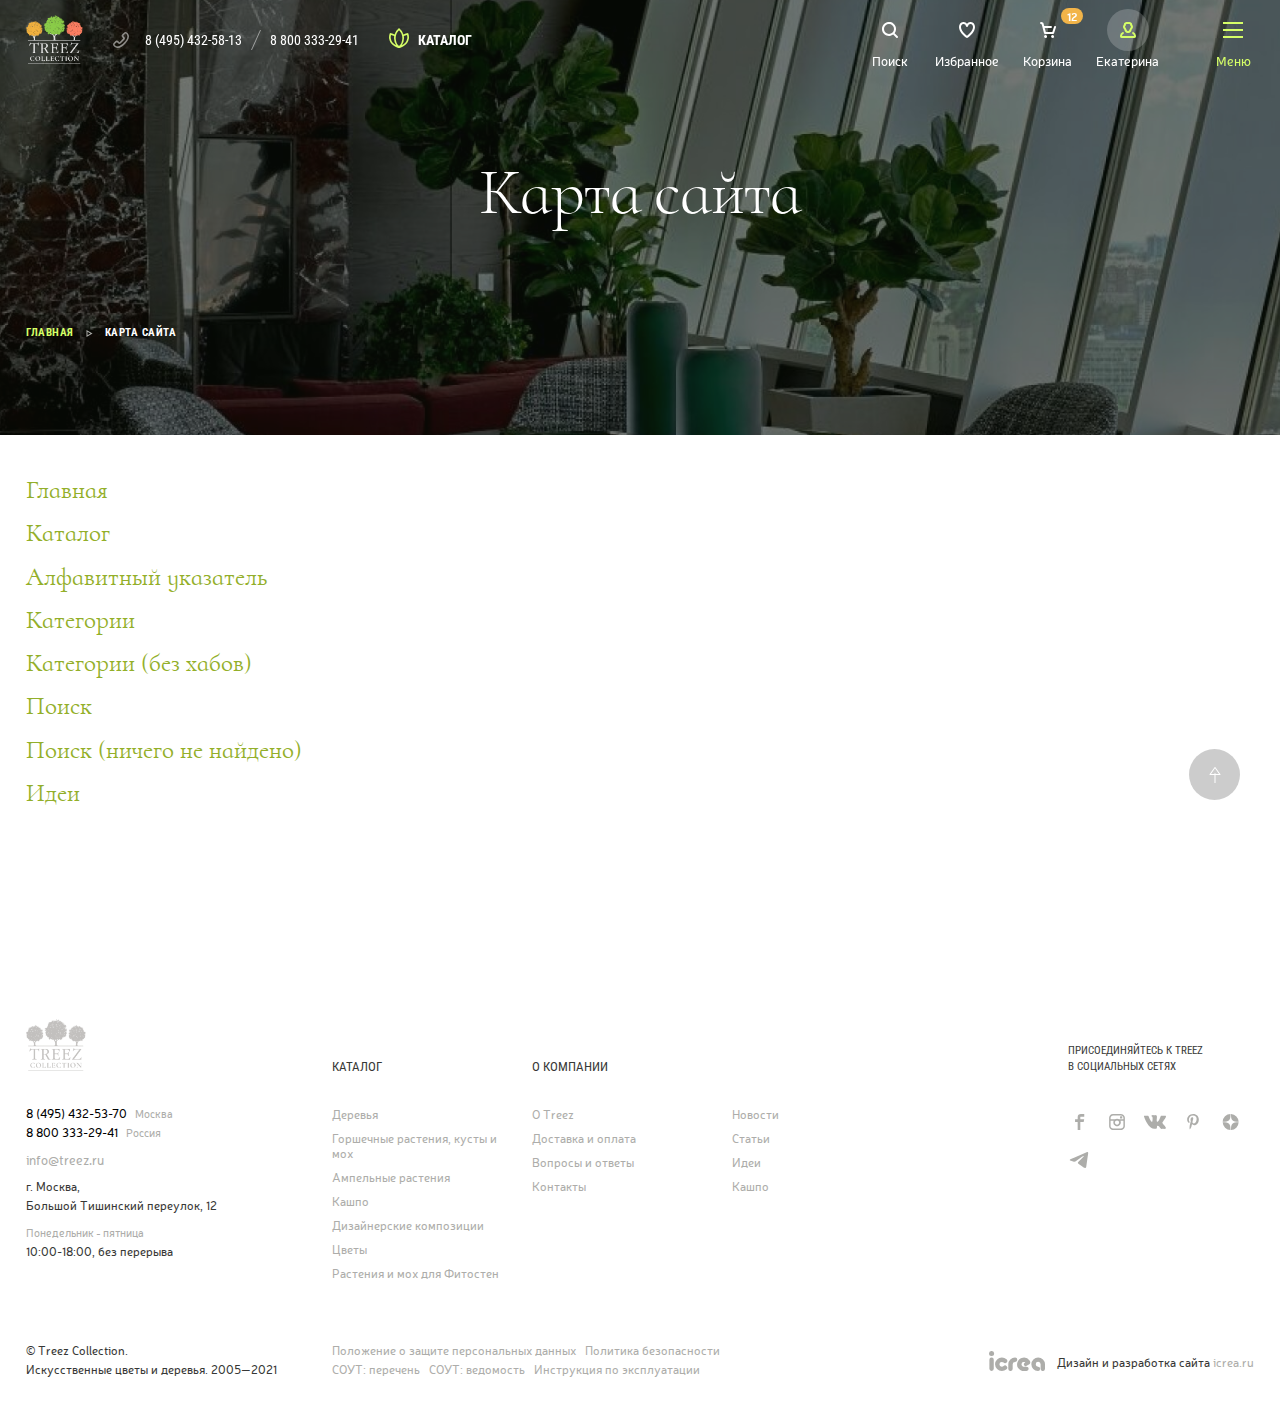
<file: sitemap.html>
<!DOCTYPE html>
<html lang="ru">

<head>
	<meta charset="UTF-8">
	<meta http-equiv="X-UA-Compatible" content="IE=edge">
	<meta name="viewport" content="width=device-width, initial-scale=1.0">
	<title>TREEZ - Карта сайта</title>
	<meta property="og:title" content="TREEZ - Карта сайта">
	<meta property="og:description" content="Description">
	<meta property="og:url" content="/">
	<meta property="og:site_name" content="TREEZ - Карта сайта">
	<!-- styles -->
	<link rel="stylesheet" href="css/vendor.min.css">
	<link rel="stylesheet" href="css/app.min.css">
</head>

<body>
	<!-- wrapper -->
	<div class="wrapper">
		<!-- header -->
		<header class="header header--transparent" id="header">
			<div class="header__fixed">
				<div class="container">
					<div class="header__wrapper">
						<div class="header__inner">
							<a href="index.html" class="header__logotype">
								<img src="img/logotype.png" alt="TREEZ" class="header__logotype-img default">
								<img src="img/logotype-white.png" alt="TREEZ" class="header__logotype-img white">
							</a>
							<ul class="header__contacts header__inner">
								<li class="header__contacts-item">
									<a href="tel:84954325813" class="header__contacts-link">
										<svg>
											<use xlink:href="img/sprite.svg#icon-phone"></use>
										</svg>
										<span>8 (495) 432-58-13</span>
									</a>
								</li>
								<li class="header__contacts-item">
									<a href="tel:88003332941" class="header__contacts-link">
										<span>8 800 333-29-41</span>
									</a>
								</li>
							</ul>
							<a href="catalog.html" class="c-catalog header__catalog">
								<svg class="c-catalog__icon">
									<use xlink:href="img/sprite.svg#icon-catalog"></use>
								</svg>
								<span class="c-catalog__title">Каталог</span>
							</a>
						</div>
						<div class="header__inner">
							<div class="header__inner">
								<div class="header-control header__control">
									<a href="#" class="header-control__btn" id="search-toggle">
										<div class="header-control__btn-icon">
											<svg>
												<use xlink:href="img/sprite.svg#icon-search"></use>
											</svg>
										</div>
										<span class="header-control__btn-title">Поиск</span>
									</a>
								</div>
								<div class="header-control header__control">
									<a href="#" class="header-control__btn">
										<div class="header-control__btn-icon">
											<svg>
												<use xlink:href="img/sprite.svg#icon-favorite"></use>
											</svg>
										</div>
										<span class="header-control__btn-title">Избранное</span>
									</a>
								</div>
								<div class="header-control header__control">
									<a href="#" class="header-control__btn">
										<div class="header-control__btn-icon">
											<svg>
												<use xlink:href="img/sprite.svg#icon-cart"></use>
											</svg>
										</div>
										<span class="header-control__btn-title">Корзина</span>
										<span class="header-control__btn-value">12</span>
									</a>
								</div>
								<!-- <div class="header-control header__control">
                            <a href="#" class="header-control__btn modal-btn" data-id="modal-auth">
                                <div class="header-control__btn-icon">
                                    <svg>
                                        <use xlink:href="img/sprite.svg#icon-user"></use>
                                    </svg>
                                </div>
                                <span class="header-control__btn-title">Войти</span>
                            </a>
                        </div> -->
								<div class="header-control header__control">
									<a href="#" class="header-control__btn is--active">
										<div class="header-control__btn-icon">
											<svg>
												<use xlink:href="img/sprite.svg#icon-user"></use>
											</svg>
										</div>
										<span class="header-control__btn-title">Екатерина</span>
									</a>
								</div>
							</div>
							<button class="hamburger" id="hamburger-toggle">
								<div class="hamburger__group">
									<span class="hamburger__inner"></span>
									<span class="hamburger__inner"></span>
									<span class="hamburger__inner"></span>
								</div>
								<span class="hamburger__title">Меню</span>
							</button>
						</div>
					</div>
					<div class="header__menu">
						<div class="menu" id="menu">
							<div class="menu__wrap">
								<div class="menu__wrapper">
									<div class="menu__block">
										<ul class="menu__list">
											<li class="menu__item">
												<a href="#" class="menu__link">Каталог</a>
											</li>
										</ul>
										<ul class="menu__list">
											<li class="menu__item">
												<a href="#" class="menu__link">Деревья <sup class="menu__value">157</sup> <sup class="menu__value menu__value--new">+12</sup></a>
											</li>
											<li class="menu__item">
												<a href="#" class="menu__link">Горшечные растения и кусты <sup class="menu__value">17</sup> <sup class="menu__value menu__value--new">+2</sup></a>
											</li>
											<li class="menu__item">
												<a href="#" class="menu__link">Ампельные растения <sup class="menu__value">157</sup></a>
											</li>
											<li class="menu__item">
												<a href="#" class="menu__link">Кашпо <sup class="menu__value">107</sup> <sup class="menu__value menu__value--new">+20</sup></a>
											</li>
											<li class="menu__item">
												<a href="#" class="menu__link">Дизайнерские композиции <sup class="menu__value">157</sup> <sup class="menu__value menu__value--new">+50</sup></a>
											</li>
											<li class="menu__item">
												<a href="#" class="menu__link">Цветы <sup class="menu__value">65</sup> <sup class="menu__value menu__value--new">+5</sup></a>
											</li>
										</ul>
									</div>
									<div class="menu__block">
										<ul class="menu__list">
											<li class="menu__item">
												<a href="#" class="menu__link menu__link--plug"></a>
											</li>
										</ul>
										<a href="#" class="menu__price-list">
											<picture class="menu__img">
												<img src="img/price-list.jpg" alt="Price list">
											</picture>
											<span class="menu__help">Прайс-листы и каталоги</span>
										</a>
									</div>
									<div class="menu__block">
										<ul class="menu__list">
											<li class="menu__item">
												<a href="#" class="menu__link menu__link--plug"></a>
											</li>
										</ul>
										<ul class="menu__list">
											<li class="menu__item">
												<a href="#" class="menu__link menu__link--sm">О Treez</a>
											</li>
											<li class="menu__item">
												<a href="#" class="menu__link menu__link--sm">Партнерам</a>
											</li>
											<li class="menu__item">
												<a href="#" class="menu__link menu__link--sm">Доставка и оплата</a>
											</li>
											<li class="menu__item">
												<a href="#" class="menu__link menu__link--sm">Вопросы и ответы</a>
											</li>
											<li class="menu__item">
												<a href="#" class="menu__link menu__link--sm">Контакты</a>
											</li>
										</ul>
										<ul class="menu__list">
											<li class="menu__item">
												<a href="#" class="menu__link menu__link--sm">Подарочный сертификат</a>
											</li>
											<li class="menu__item">
												<a href="#" class="menu__link menu__link--sm">Новости</a>
											</li>
										</ul>
									</div>
								</div>
							</div>
						</div>
					</div>
					<div class="header__search">
						<div class="search" id="search">
							<div class="search__wrap">
								<div class="search__wrapper">
									<span class="search__subtitle">Быстрый поиск товара</span>
									<div class="search__main">
										<form action="#" class="search__controls" data-ajaxblock=".search__dropdown" data-type="GET" data-noloader="true" data-suggest-url="/ajax/quick-search.php" novalidate="true">
											<input type="text" class="search__input" placeholder="Введите текст для поиска">
											<button class="search__btn-search">
												<svg>
													<use xlink:href="img/sprite.svg#icon-search"></use>
												</svg>
												<span>Найти</span>
											</button>
										</form>
										<div class="search__dropdown"></div>
									</div>
								</div>
							</div>
						</div>
					</div>
					<div class="header__overlay"></div>
				</div>
			</div>
		</header>
		<!-- end of header -->
		<!-- content -->
		<div class="wrapper__content">
			<!-- page top -->
			<section class="page-top" id="page-top" style="background-image: url(img/catalog-bg.jpg);">
				<div class="container">
					<div class="page-top__wrap">
						<div class="page-top__body">
							<h1 class="page-top__heading">Карта сайта</h1>
						</div>
						<div class="page-top__inner">
							<div class="breadcrumb page-top__breadcrumb" aria-label="Breadcrumb">
								<ol class="breadcrumb__list">
									<li class="breadcrumb__item">
										<a href="index.html" class="breadcrumb__link">Главная</a>
									</li>
									<li class="breadcrumb__item">
										<a href="sitemap.html" class="breadcrumb__link">Карта сайта</a>
									</li>
								</ol>
							</div>
						</div>
					</div>
				</div>
			</section>
			<!-- end of page top -->
			<!-- site nav -->
			<section class="site-nav" id="site-nav">
				<div class="container">
					<div class="site-nav__block">
						<nav class="site-nav__nav">
							<ul class="site-nav__list">
								<li class="site-nav__item">
									<a href="index.html" class="site-nav__link" target="_blank">Главная</a>
								</li>
								<li class="site-nav__item">
									<a href="catalog.html" class="site-nav__link" target="_blank">Каталог</a>
								</li>
								<li class="site-nav__item">
									<a href="alphabet.html" class="site-nav__link" target="_blank">Алфавитный указатель</a>
								</li>
								<li class="site-nav__item">
									<a href="products.html" class="site-nav__link" target="_blank">Категории</a>
								</li>
								<li class="site-nav__item">
									<a href="products-no-hubs.html" class="site-nav__link" target="_blank">Категории (без хабов)</a>
								</li>
								<li class="site-nav__item">
									<a href="search.html" class="site-nav__link" target="_blank">Поиск</a>
								</li>
								<li class="site-nav__item">
									<a href="search-empty.html" class="site-nav__link" target="_blank">Поиск (ничего не найдено)</a>
								</li>
								<li class="site-nav__item">
									<a href="ideas.html" class="site-nav__link" target="_blank">Идеи</a>
								</li>
							</ul>
						</nav>
					</div>
				</div>
			</section>
			<!-- end of site nav -->
		</div>
		<!-- end of content -->
		<!-- footer -->
		<footer class="footer @@footer" id="footer">
			<div class="container">
				<div class="footer__main">
					<div class="footer__block footer__block--info">
						<a href="index.html" class="footer__logotype">
							<img src="img/logotype-grey.png" alt="TREEZ">
						</a>
						<p class="footer__text">
							<a href="tel:84954325370">8 (495) 432-53-70</a>
							<span>Москва</span><br>
							<a href="tel:88003332941">8 800 333-29-41</a>
							<span>Россия</span>
						</p>
						<a href="mailto:info@treez.ru" class="footer__text footer__text--accent">info@treez.ru</a>
						<p class="footer__text">
							г. Москва,<br>
							Большой Тишинский переулок, 12
						</p>
						<p class="footer__text">
							<span>Понедельник - пятница</span><br>
							10:00-18:00, без перерыва
						</p>
					</div>
					<div class="footer__block">
						<span class="footer__title">Каталог</span>
						<ul class="footer__list">
							<li class="footer__item">
								<a href="#" class="footer__link">Деревья</a>
							</li>
							<li class="footer__item">
								<a href="#" class="footer__link">Горшечные растения, кусты и мох</a>
							</li>
							<li class="footer__item">
								<a href="#" class="footer__link">Ампельные растения</a>
							</li>
							<li class="footer__item">
								<a href="#" class="footer__link">Кашпо</a>
							</li>
							<li class="footer__item">
								<a href="#" class="footer__link">Дизайнерские композиции</a>
							</li>
							<li class="footer__item">
								<a href="#" class="footer__link">Цветы</a>
							</li>
							<li class="footer__item">
								<a href="#" class="footer__link">Растения и мох для Фитостен</a>
							</li>
						</ul>
					</div>
					<div class="footer__block">
						<span class="footer__title">О КОМПАНИИ</span>
						<ul class="footer__list">
							<li class="footer__item">
								<a href="#" class="footer__link">О Treez</a>
							</li>
							<li class="footer__item">
								<a href="#" class="footer__link">Доставка и оплата</a>
							</li>
							<li class="footer__item">
								<a href="#" class="footer__link">Вопросы и ответы</a>
							</li>
							<li class="footer__item">
								<a href="#" class="footer__link">Контакты</a>
							</li>
						</ul>
					</div>
					<div class="footer__block footer__block--tablet">
						<ul class="footer__list">
							<li class="footer__item">
								<a href="#" class="footer__link">Положение о защите персональных данных</a>
							</li>
							<li class="footer__item">
								<a href="#" class="footer__link">Политика безопасности</a>
							</li>
							<li class="footer__item">
								<a href="#" class="footer__link">СОУТ: перечень</a>
							</li>
							<li class="footer__item">
								<a href="#" class="footer__link">СОУТ: ведомость</a>
							</li>
							<li class="footer__item">
								<a href="#" class="footer__link">Инструкция по эксплуатации</a>
							</li>
						</ul>
					</div>
					<div class="footer__block footer__block--short-list">
						<span class="footer__title footer__title--plug"></span>
						<ul class="footer__list">
							<li class="footer__item">
								<a href="#" class="footer__link">Новости</a>
							</li>
							<li class="footer__item">
								<a href="#" class="footer__link">Статьи</a>
							</li>
							<li class="footer__item">
								<a href="#" class="footer__link">Идеи</a>
							</li>
							<li class="footer__item">
								<a href="#" class="footer__link">Кашпо</a>
							</li>
						</ul>
					</div>
					<div class="footer__block footer__block--social">
						<span class="footer__subtitle">Присоединяйтесь к treez <br>в социальных сетях</span>
						<div class="c-socmedia footer__socmedia">
							<ul class="c-socmedia__list">
								<li class="c-socmedia__item">
									<a href="#" class="c-socmedia__link">
										<svg class="c-socmedia__icon">
											<use xlink:href="img/sprite.svg#icon-facebook"></use>
										</svg>
									</a>
								</li>
								<li class="c-socmedia__item">
									<a href="#" class="c-socmedia__link">
										<svg class="c-socmedia__icon">
											<use xlink:href="img/sprite.svg#icon-instagram"></use>
										</svg>
									</a>
								</li>
								<li class="c-socmedia__item">
									<a href="#" class="c-socmedia__link">
										<svg class="c-socmedia__icon">
											<use xlink:href="img/sprite.svg#icon-vk"></use>
										</svg>
									</a>
								</li>
								<li class="c-socmedia__item">
									<a href="#" class="c-socmedia__link">
										<svg class="c-socmedia__icon">
											<use xlink:href="img/sprite.svg#icon-pinterest"></use>
										</svg>
									</a>
								</li>
								<li class="c-socmedia__item">
									<a href="#" class="c-socmedia__link">
										<svg class="c-socmedia__icon">
											<use xlink:href="img/sprite.svg#icon-dzen"></use>
										</svg>
									</a>
								</li>
								<li class="c-socmedia__item">
									<a href="#" class="c-socmedia__link">
										<svg class="c-socmedia__icon">
											<use xlink:href="img/sprite.svg#icon-telegram"></use>
										</svg>
									</a>
								</li>
							</ul>
						</div>
					</div>
				</div>
				<div class="footer__bottom">
					<div class="footer__block footer__block--copyright">
						<p class="footer__copyright">
							© Treez Collection.<br>
							Искусственные цветы и деревья. 2005—2021
						</p>
					</div>
					<div class="footer__block footer__block--list footer__block--no-tablet">
						<ul class="footer__list footer__list--flex">
							<li class="footer__item">
								<a href="#" class="footer__link">Положение о защите персональных данных</a>
							</li>
							<li class="footer__item">
								<a href="#" class="footer__link">Политика безопасности</a>
							</li>
							<li class="footer__item">
								<a href="#" class="footer__link">СОУТ: перечень</a>
							</li>
							<li class="footer__item">
								<a href="#" class="footer__link">СОУТ: ведомость</a>
							</li>
							<li class="footer__item">
								<a href="#" class="footer__link">Инструкция по эксплуатации</a>
							</li>
						</ul>
					</div>
					<div class="footer__block footer__block--design-by">
						<div class="c-design-by">
							<picture class="c-design-by__img">
								<img src="img/icrea.svg" alt="icrea">
							</picture>
							<p class="c-design-by__text">Дизайн и разработка сайта <a href="icrea.ru" target="_blank">icrea.ru</a></p>
						</div>
					</div>
				</div>
			</div>
		</footer>
		<!-- end of footer -->
		<a href="#header" class="c-up-btn fixed">
			<svg class="c-up-btn__icon">
				<use xlink:href="img/sprite.svg#icon-arrow-top"></use>
			</svg>
		</a>
	</div>
	<!-- end of wrapper -->
	<!-- modal -->
	<div class="modal fixed" id="modal-auth">
		<button class="modal__close-btn modal__close-btn--mobile modal__close" aria-label="Закрыть">
			<svg class="modal__close-icon">
				<use xlink:href="img/sprite.svg#icon-close"></use>
			</svg>
		</button>
		<div class="modal__scroll">
			<div class="modal__wrap">
				<button class="modal__close-btn modal__close-btn--desktop modal__close" aria-label="Закрыть">
					<svg class="modal__close-icon">
						<use xlink:href="img/sprite.svg#icon-close"></use>
					</svg>
				</button>
				<div class="modal__wrapper modal__wrapper--flex">
					<div class="modal__tabs">
						<button class="modal__tab is--active" data-modal-tab="left">Авторизация</button>
						<button class="modal__tab" data-modal-tab="right">Регистрация</button>
					</div>
					<div class="modal__left is--active">
						<div class="modal__main">
							<div class="modal__top">
								<h3 class="modal__heading">Авторизация</h3>
							</div>
							<div class="modal__body">
								<div class="modal__holder is--active" data-auth-form="login">
									<div class="modal__notification">
										<p class="modal__notification-text">
											После авторизации, возможно, у вас не будет доступа к 3D моделям и изображениям.<br><br>
											Для получения доступа необходимо обратиться к своему менеджеру.
										</p>
									</div>
									<form action="#" class="modal__form">
										<!-- add class 'is--active' for visible -->
										<div class="form-error">
											<span class="form-error__title">Неверный логин или пароль.</span>
										</div>
										<div class="input-field modal__input">
											<div class="input-field__inner">
												<input type="email" id="auth-email" class="input-field__input" placeholder="Введите свой e-mail">
											</div>
											<label for="auth-email" class="input-field__label">E-MAIL *</label>
										</div>
										<div class="input-field modal__input">
											<div class="input-field__inner">
												<input type="password" id="auth-password" class="input-field__input" placeholder="Введите пароль">
												<button class="input-field__visibility-btn">
													<span class="input-field__visibility-icon"></span>
													<span class="input-field__visibility-title">показать</span>
												</button>
											</div>
											<label for="auth-password" class="input-field__label">пароль *</label>
										</div>
										<div class="modal__inner">
											<div class="square-checkbox square-checkbox--default modal__checkbox">
												<input type="checkbox" class="square-checkbox__input" id="save-data">
												<label for="save-data" class="square-checkbox__group">
													<span class="square-checkbox__icon"></span>
													<span class="square-checkbox__title">Запомнить</span>
												</label>
											</div>
											<a href="#" class="modal__link modal-auth-trigger" data-auth-form="restore">Восстановить пароль</a>
										</div>
										<div class="c-socauth modal__socauth">
											<div class="c-socauth__top">
												<span class="c-socauth__title">Войти через соцсети:</span>
												<span class="c-socauth__help">Необходим действующий аккаунт</span>
											</div>
											<ul class="c-socauth__list">
												<li class="c-socauth__item">
													<a href="#" class="c-socauth__link">
														<svg class="c-socauth__icon">
															<use xlink:href="img/sprite.svg#icon-google-color"></use>
														</svg>
													</a>
												</li>
												<li class="c-socauth__item">
													<a href="#" class="c-socauth__link">
														<svg class="c-socauth__icon">
															<use xlink:href="img/sprite.svg#icon-vk-color"></use>
														</svg>
													</a>
												</li>
												<li class="c-socauth__item">
													<a href="#" class="c-socauth__link">
														<svg class="c-socauth__icon">
															<use xlink:href="img/sprite.svg#icon-facebook-color"></use>
														</svg>
													</a>
												</li>
												<li class="c-socauth__item">
													<a href="#" class="c-socauth__link">
														<svg class="c-socauth__icon">
															<use xlink:href="img/sprite.svg#icon-apple-color"></use>
														</svg>
													</a>
												</li>
											</ul>
										</div>
										<div class="modal__bottom">
											<button class="modal__btn btn">Войти</button>
										</div>
									</form>
								</div>
								<div class="modal__holder" data-auth-form="restore">
									<form action="#" class="modal__form">
										<div class="modal__content content">
											<p>
												Для восстановления пароля введите Ваш e-mail, указанный при регистрации
											</p>
										</div>
										<div class="input-field modal__input">
											<div class="input-field__inner">
												<input type="email" id="auth-email-restore" class="input-field__input" placeholder="Введите свой e-mail">
											</div>
											<label for="auth-email" class="input-field__label">E-MAIL *</label>
										</div>
										<div class="modal__inner">
											<a href="#" class="modal__link modal-auth-trigger" data-auth-form="login">Авторизация</a>
										</div>
										<div class="modal__bottom">
											<button class="modal__btn btn">Отправить</button>
										</div>
									</form>
								</div>
							</div>
						</div>
					</div>
					<div class="modal__right">
						<div class="modal__main">
							<div class="modal__top">
								<h3 class="modal__heading">Новый пользователь</h3>
							</div>
							<div class="modal__body">
								<div class="modal__holder is--active">
									<div class="modal__notification">
										<p class="modal__notification-text">
											Получение доступа к 3D моделям и изображениям возможно только после проверки аккаунта.
										</p>
									</div>
									<form action="#" class="modal__form">
										<!-- add class 'is--active' for visible -->
										<div class="form-error">
											<span class="form-error__title">Неверный логин или пароль.</span>
										</div>
										<div class="input-field modal__input">
											<div class="input-field__inner">
												<input type="email" id="register-email" class="input-field__input" placeholder="Введите свой e-mail" required>
											</div>
											<label for="register-email" class="input-field__label">E-MAIL *</label>
										</div>
										<div class="modal__content content">
											<p class="accent">
												Внимание! Регистрация только для юридических лиц, ИП и специалистов. Обратите внимание, что компания не работает с частными лицами.
											</p>
											<p>
												Внимание! После первичной регистрации просим максимально правильно заполнять все поля. Важно! Представителей юридических фирм регистрироваться как Юридическое лицо, для ИП так же есть специальная форма регистрации. Это необходимо, чтобы ваши заказы правильно обрабатывались.
											</p>
										</div>
										<div class="modal__checkboxes">
											<div class="square-checkbox square-checkbox--default square-checkbox--sm modal__checkbox">
												<input type="checkbox" class="square-checkbox__input" id="subscribe-email">
												<label for="subscribe-email" class="square-checkbox__group">
													<span class="square-checkbox__icon"></span>
													<span class="square-checkbox__title">Подписаться на рассылку</span>
												</label>
											</div>
											<div class="square-checkbox square-checkbox--default square-checkbox--sm modal__checkbox">
												<input type="checkbox" class="square-checkbox__input" id="conditions-data" required>
												<label for="conditions-data" class="square-checkbox__group">
													<span class="square-checkbox__icon"></span>
													<span class="square-checkbox__title">Я подтверждаю, что я старше 18 лет и принимаю <a href="#">условия работы сайта</a></span>
												</label>
											</div>
										</div>
										<div class="modal__bottom">
											<button class="modal__btn btn">Зарегистрироваться</button>
										</div>
									</form>
								</div>
							</div>
						</div>
					</div>
				</div>
			</div>
		</div>
		<div class="modal__overlay"></div>
	</div>
	<div class="modal fixed" id="modal-password">
		<button class="modal__close-btn modal__close-btn--mobile modal__close" aria-label="Закрыть">
			<svg class="modal__close-icon">
				<use xlink:href="img/sprite.svg#icon-close"></use>
			</svg>
		</button>
		<div class="modal__scroll">
			<div class="modal__wrap modal__wrap--sm">
				<button class="modal__close-btn modal__close-btn--desktop modal__close" aria-label="Закрыть">
					<svg class="modal__close-icon">
						<use xlink:href="img/sprite.svg#icon-close"></use>
					</svg>
				</button>
				<div class="modal__wrapper">
					<div class="modal__main">
						<div class="modal__top">
							<h3 class="modal__heading">Введите пароль</h3>
						</div>
						<div class="modal__body">
							<form action="#" class="modal__form">
								<!-- add class 'is--active' for visible -->
								<div class="form-error">
									<span class="form-error__title">Неверный логин или пароль.</span>
								</div>
								<div class="input-field modal__input">
									<div class="input-field__inner">
										<input type="password" id="auth-password" class="input-field__input" placeholder="Введите пароль">
										<button class="input-field__visibility-btn">
											<span class="input-field__visibility-icon"></span>
											<span class="input-field__visibility-title">показать</span>
										</button>
									</div>
									<label for="auth-password" class="input-field__label">пароль *</label>
								</div>
								<div class="modal__bottom">
									<button class="modal__btn btn">Войти</button>
								</div>
							</form>
						</div>
					</div>
				</div>
			</div>
		</div>
		<div class="modal__overlay"></div>
	</div>
	<!-- end of modal -->
	<!-- scripts -->
	<script src="js/vendor.min.js"></script>
	<script src="js/app.min.js"></script>
</body>

</html>
</file>
<file: css/app.min.css>
body{position:relative;overflow-x:hidden;font-family:"Neris",sans-serif;font-size:16px;line-height:1.25;color:#373836}ul,ol,li{display:block;padding:0;margin:0;list-style:none}h1,h2,h3,h4,h5,h6{margin:0;font-weight:normal;line-height:1.25}p{margin:0}a{display:inline-block;color:#000;text-decoration:none;-webkit-transition:all .25s ease-in-out;-o-transition:all .25s ease-in-out;transition:all .25s ease-in-out}a:hover{text-decoration:none;color:#000}a:active{color:#000}input[type=number]{-moz-appearance:textfield}input[type=number]::-webkit-outer-spin-button,input[type=number]::-webkit-inner-spin-button{display:none;-webkit-appearance:none;appearance:none;margin:0}picture{display:block}img{max-width:100%}svg{-webkit-transition:all .25s ease-in-out;-o-transition:all .25s ease-in-out;transition:all .25s ease-in-out}.container{margin:0 auto;padding:0 80px;max-width:1908px;width:100%}@media screen and (min-width: 1200px)and (max-width: 1399px){.container{padding:0 26px}}@media screen and (min-width: 768px)and (max-width: 1199px){.container{padding:0 32px}}@media screen and (max-width: 767px){.container{padding:0 14px}}.btn{display:-webkit-box;display:-ms-flexbox;display:flex;-webkit-box-align:center;-ms-flex-align:center;align-items:center;-webkit-box-pack:center;-ms-flex-pack:center;justify-content:center;padding:28.5px 30px;width:-webkit-fit-content;width:-moz-fit-content;width:fit-content;font-family:"Roboto Condensed",sans-serif;font-size:13px;font-weight:bold;line-height:1;letter-spacing:.04em;text-transform:uppercase;text-align:center;color:#fff;background:#93af2a;border:none;border-radius:0;-webkit-transition:all .25s ease-in-out;-o-transition:all .25s ease-in-out;transition:all .25s ease-in-out}.btn>svg{min-width:13px;width:13px;height:13px;color:#373836}.btn *+*{margin-left:8px}.btn:focus{outline:none}.btn:hover{color:#fff}.btn--sm{padding:14.5px 31.5px;font-size:11px;letter-spacing:.22px}.btn--md{padding:18.5px 30px}.btn--normal{font-weight:normal}.btn--icon-white>svg{color:#fff}.btn--border{color:#373836;background:#fff;border:1px solid #e0e0e0}.btn--border:hover{color:#373836}.btn--border>svg{color:#373836}.btn--white{color:#373836;background:#fff}.btn--white>svg{color:#93af2a}.btn--white:hover{color:#373836}@media screen and (hover: hover){.btn:hover{background:#98b823}.btn--border:hover{color:#adadaa;background:#fff}.btn--border:hover>svg{color:#adadaa}.btn--white:hover{color:#91908d;background:#fff}.btn--white:hover>svg{color:#93af2a}}.btn-close{display:-webkit-box;display:-ms-flexbox;display:flex;-webkit-box-align:center;-ms-flex-align:center;align-items:center;-webkit-box-pack:center;-ms-flex-pack:center;justify-content:center;padding:0;min-width:60px;width:60px;height:60px;font-size:0;background:rgba(0,0,0,0);border:none;border-radius:0;-webkit-transition:all .25s ease-in-out;-o-transition:all .25s ease-in-out;transition:all .25s ease-in-out}.btn-close:focus{outline:none}@media screen and (min-width: 768px)and (max-width: 1023px){.btn-close{min-width:43px;width:43px;height:43px}}@media screen and (max-width: 767px){.btn-close{min-width:24px;width:24px;height:24px}}.btn-close__icon{min-width:100%;width:100%;height:100%;color:#d5fe67}@media screen and (min-width: 768px){.btn-close__icon--mobile{display:none}}@media screen and (max-width: 767px){.btn-close__icon{min-width:16px;width:16px;height:16px}.btn-close__icon--desktop{display:none}}.square-checkbox{display:-webkit-box;display:-ms-flexbox;display:flex;-webkit-box-align:center;-ms-flex-align:center;align-items:center;overflow:hidden;cursor:pointer}.square-checkbox--default .square-checkbox__icon{margin-top:0}.square-checkbox--default .square-checkbox__title{margin-top:1px;font-family:"Neris",sans-serif;font-size:14px;line-height:1}.square-checkbox--sm .square-checkbox__title{font-size:12px}.square-checkbox.is--error .square-checkbox__title{color:#fa9f8b}.square-checkbox.is--error .square-checkbox__input:checked~.square-checkbox__group .square-checkbox__title{color:#757572}.square-checkbox.is--error .square-checkbox__input:checked~.square-checkbox__group .square-checkbox__title a{color:#93af2a}@media screen and (hover: hover){.square-checkbox.is--error .square-checkbox__input:checked~.square-checkbox__group .square-checkbox__title a:hover{color:#98b823}}.square-checkbox.is--error .square-checkbox__input:checked~.square-checkbox__group .square-checkbox__icon{background:#373836;border-color:#373836}.square-checkbox.is--error .square-checkbox__input:checked~.square-checkbox__group .square-checkbox__icon::before{opacity:1}.square-checkbox__input{display:none}.square-checkbox__input:checked~.square-checkbox__group .square-checkbox__icon{background:#373836;border-color:#373836}.square-checkbox__input:checked~.square-checkbox__group .square-checkbox__icon::before{opacity:1}.square-checkbox__input:checked~.square-checkbox__group .square-checkbox__title{color:#373836}.square-checkbox__input[disabled]~.square-checkbox__group{opacity:.4}.square-checkbox__group{display:-webkit-box;display:-ms-flexbox;display:flex;-webkit-box-align:start;-ms-flex-align:start;align-items:flex-start;margin:0;cursor:pointer}.square-checkbox__icon{position:relative;display:block;overflow:hidden;margin-top:1px;margin-right:10px;min-width:16px;width:16px;height:16px;border:1px solid #d5d3d0;border-radius:2px;-webkit-transition:all .25s ease-in-out;-o-transition:all .25s ease-in-out;transition:all .25s ease-in-out}.square-checkbox__icon::before{content:"";position:absolute;top:50%;left:50%;z-index:1;-webkit-transform:translate(-50%, -50%);-ms-transform:translate(-50%, -50%);transform:translate(-50%, -50%);display:block;min-width:10px;width:10px;height:10px;opacity:0;background-image:url(../img/sprite.svg#icon-check-light-green);background-repeat:no-repeat;background-size:cover;background-position:center center;-webkit-transition:opacity .25s ease-in-out;-o-transition:opacity .25s ease-in-out;transition:opacity .25s ease-in-out}.square-checkbox__title{display:block;font-family:"Cormorantinfant",sans-serif;font-size:16px;font-weight:normal;line-height:1.125;text-align:left;color:#757572;-webkit-transition:all .25s ease-in-out;-o-transition:all .25s ease-in-out;transition:all .25s ease-in-out}.square-checkbox__title a{color:#93af2a}@media screen and (hover: hover){.square-checkbox__title a:hover{color:#98b823}}.color-checkbox{display:-webkit-box;display:-ms-flexbox;display:flex;-webkit-box-align:center;-ms-flex-align:center;align-items:center;width:-webkit-fit-content;width:-moz-fit-content;width:fit-content;cursor:pointer}.color-checkbox__input{display:none}.color-checkbox__input:checked~.color-checkbox__group .color-checkbox__icon{border-color:#d5d3d0}.color-checkbox__input:checked~.color-checkbox__group .color-checkbox__icon>svg{opacity:1}.color-checkbox__input:checked~.color-checkbox__group .color-checkbox__icon--white::before{border-color:#fff}.color-checkbox__input[disabled]~.color-checkbox__group{opacity:.4}.color-checkbox__group{display:-webkit-box;display:-ms-flexbox;display:flex;-webkit-box-align:start;-ms-flex-align:start;align-items:flex-start;margin:0;cursor:pointer}.color-checkbox__icon{position:relative;z-index:1;display:-webkit-box;display:-ms-flexbox;display:flex;-webkit-box-align:center;-ms-flex-align:center;align-items:center;-webkit-box-pack:center;-ms-flex-pack:center;justify-content:center;overflow:hidden;min-width:36px;width:36px;height:36px;border:2px solid rgba(0,0,0,0);border-radius:50%;-webkit-transition:all .25s ease-in-out;-o-transition:all .25s ease-in-out;transition:all .25s ease-in-out}.color-checkbox__icon::before{content:"";position:absolute;top:50%;left:50%;z-index:-1;-webkit-transform:translate(-50%, -50%);-ms-transform:translate(-50%, -50%);transform:translate(-50%, -50%);display:block;width:28px;height:28px;background:var(--color);border-radius:50%;-webkit-transition:all .25s ease-in-out;-o-transition:all .25s ease-in-out;transition:all .25s ease-in-out}.color-checkbox__icon>svg{min-width:12px;width:12px;height:12px;opacity:0;color:#fff}.color-checkbox__icon--dark>svg{color:#373836}.color-checkbox__icon--white::before{border:2px solid #d5d3d0}.switch{display:-webkit-box;display:-ms-flexbox;display:flex;-webkit-box-align:center;-ms-flex-align:center;align-items:center;overflow:hidden;min-width:56px;cursor:pointer}.switch__input{display:none}.switch__input:checked~.switch__group:active .switch__icon::after{left:8px}.switch__input:checked~.switch__group .switch__icon{background:#93af2a}.switch__input:checked~.switch__group .switch__icon::after{left:10px;background:#fff}.switch__input[disabled]~.switch__group{opacity:.4}.switch__group{display:-webkit-box;display:-ms-flexbox;display:flex;-webkit-box-align:center;-ms-flex-align:center;align-items:center;cursor:pointer}.switch__group:active .switch__icon::after{width:16px}.switch__icon{position:relative;display:block;margin:0;min-width:26px;width:26px;height:18px;background:#e0e0e0;border-radius:9px;cursor:pointer;-webkit-user-select:none;-moz-user-select:none;-ms-user-select:none;user-select:none;-webkit-transition:all .25s ease-in-out;-o-transition:all .25s ease-in-out;transition:all .25s ease-in-out}.switch__icon::after{content:"";position:absolute;top:2px;left:2px;width:14px;height:14px;background:#373836;border-radius:50%;-webkit-transition:all .25s ease-in-out;-o-transition:all .25s ease-in-out;transition:all .25s ease-in-out}.switch__icon+.switch__title,.switch__title+.switch__icon{margin-left:6px}.switch__title{display:block;width:-webkit-fit-content;width:-moz-fit-content;width:fit-content;font-family:"Roboto Condensed",sans-serif;font-size:12px;font-weight:normal;line-height:1;letter-spacing:.24px;text-transform:uppercase;color:#91908d}.switch__title--white{color:#fff}.switch__title--accent{font-weight:bold;color:#d5fe67}.form-error{display:none;margin-bottom:26px}.form-error.is--active{display:block}.form-error__title{display:block;padding:9px 8px 7px 8px;width:100%;font-size:14px;font-weight:normal;color:#fff;background:#fe8e76;border-radius:4px}.input-field.is--error .input-field__inner{border-color:#fa9f8b}.input-field.is--error .input-field__input{color:#fa9f8b}.input-field.is--error .input-field__input::-webkit-input-placeholder{color:#fa9f8b}.input-field.is--error .input-field__input::-moz-placeholder{color:#fa9f8b}.input-field.is--error .input-field__input:-ms-input-placeholder{color:#fa9f8b}.input-field.is--error .input-field__input::-ms-input-placeholder{color:#fa9f8b}.input-field.is--error .input-field__input::placeholder{color:#fa9f8b}.input-field.is--error .input-field__label{color:#fa9f8b}.input-field__inner{display:-webkit-box;display:-ms-flexbox;display:flex;-webkit-box-align:center;-ms-flex-align:center;align-items:center;-webkit-box-pack:justify;-ms-flex-pack:justify;justify-content:space-between;padding-bottom:5px;border-bottom:1px solid #e0e0e0}.input-field__input{-webkit-appearance:none;-moz-appearance:none;appearance:none;display:block;padding:0;width:100%;font-size:17px;font-weight:300;line-height:1;color:#373836;background:rgba(0,0,0,0);border:none;border-radius:0}.input-field__input::-webkit-input-placeholder{color:#757572}.input-field__input::-moz-placeholder{color:#757572}.input-field__input:-ms-input-placeholder{color:#757572}.input-field__input::-ms-input-placeholder{color:#757572}.input-field__input::placeholder{color:#757572}.input-field__input:focus{outline:none}.input-field__visibility-btn{display:-webkit-box;display:-ms-flexbox;display:flex;-webkit-box-align:center;-ms-flex-align:center;align-items:center;-webkit-box-pack:center;-ms-flex-pack:center;justify-content:center;margin-left:16px;padding:0;width:-webkit-fit-content;width:-moz-fit-content;width:fit-content;font-family:"Roboto Condensed",sans-serif;font-size:11px;font-weight:normal;line-height:1;letter-spacing:.02em;text-transform:uppercase;color:#adadaa;background:rgba(0,0,0,0);border:none;border-radius:0;-webkit-transition:all .15s ease;-o-transition:all .15s ease;transition:all .15s ease}.input-field__visibility-btn:focus{outline:none}.input-field__visibility-btn.is--active{color:#373836}.input-field__visibility-btn.is--active .input-field__visibility-icon::before{left:7px}.input-field__visibility-icon+.input-field__visibility-title,.input-field__visibility-title+.input-field__visibility-icon{margin-left:4px}.input-field__visibility-icon{position:relative;z-index:1;display:block;overflow:hidden;min-width:14px;width:14px;height:8px;background:#e0e0e0;border-radius:9px}.input-field__visibility-icon::before{content:"";position:absolute;top:1px;left:1px;z-index:1;display:block;min-width:6px;width:6px;height:6px;background:#373836;border-radius:50%;-webkit-transition:all .15s ease;-o-transition:all .15s ease;transition:all .15s ease}.input-field__label{display:block;margin:5px 0 0;font-family:"Roboto Condensed",sans-serif;font-size:11px;font-weight:normal;letter-spacing:.02em;text-transform:uppercase;color:#adadaa}.range-field{display:-webkit-box;display:-ms-flexbox;display:flex;-webkit-box-align:center;-ms-flex-align:center;align-items:center}.range-field__help{display:block;font-family:"Roboto Condensed",sans-serif;font-size:12px;font-weight:normal;letter-spacing:.12px;text-transform:uppercase;color:#adadaa}.range-field__help+.range-field__input,.range-field__input+.range-field__help{margin-left:10px}.range-field__input{-webkit-appearance:none;-moz-appearance:none;appearance:none;display:block;padding:0 2px;max-width:60px;width:100%;font-family:"Roboto Condensed",sans-serif;font-size:17px;font-weight:bold;line-height:1;letter-spacing:.17px;text-transform:uppercase;text-align:left;color:#373836;background:rgba(0,0,0,0);border:none;border-bottom:1px solid #ccc;border-radius:0}.range-field__input::-webkit-input-placeholder{color:#adadaa}.range-field__input::-moz-placeholder{color:#adadaa}.range-field__input:-ms-input-placeholder{color:#adadaa}.range-field__input::-ms-input-placeholder{color:#adadaa}.range-field__input::placeholder{color:#adadaa}.range-field__input:focus{outline:none}.default-select .ss-main{width:-webkit-fit-content;width:-moz-fit-content;width:fit-content}.default-select .ss-main .ss-single-selected{padding:0;width:100%;height:100%;font-family:"Roboto Condensed",sans-serif;font-size:12px;font-weight:bold;line-height:1;letter-spacing:.24px;text-transform:uppercase;color:#93af2a;background:rgba(0,0,0,0);border:none;border-radius:0}.default-select .ss-main .ss-single-selected .placeholder .ss-disabled{color:#93af2a}.default-select .ss-main .ss-single-selected .placeholder{line-height:1}.default-select .ss-main .ss-single-selected .ss-arrow{margin:0 0 0 4px}.default-select .ss-main .ss-single-selected .ss-arrow span{padding:0;margin:0;border:0;-webkit-transform:none;-ms-transform:none;transform:none;-webkit-transition:all .25s ease-in-out;-o-transition:all .25s ease-in-out;transition:all .25s ease-in-out}.default-select .ss-main .ss-single-selected .ss-arrow span::before{content:"";display:block;width:0;height:0;border-left:2.5px solid rgba(0,0,0,0);border-right:2.5px solid rgba(0,0,0,0);border-top:4px solid #93af2a}.default-select .ss-main .ss-single-selected .ss-arrow span.arrow-up{-webkit-transform:translateY(0) rotate(180deg);-ms-transform:translateY(0) rotate(180deg);transform:translateY(0) rotate(180deg);margin:0}.default-select .ss-main .ss-single-selected .ss-arrow span.arrow-down{-webkit-transform:rotate(0);-ms-transform:rotate(0);transform:rotate(0)}.default-select .ss-main .ss-single-selected.ss-open-below,.default-select .ss-main .ss-single-selected.ss-open-above{border-radius:0}.default-select .ss-main .ss-single-selected.ss-open-below+*{margin-top:7px}.default-select .ss-main .ss-single-selected.ss-open-above+*{-webkit-transform:scale(1) translateY(-7px);-ms-transform:scale(1) translateY(-7px);transform:scale(1) translateY(-7px);border-radius:0}.default-select .ss-content .ss-search{display:none}.default-select .ss-content{overflow:hidden;margin:0;min-width:42px;width:100%;color:#91908d;background:#fff;border:none;border-radius:0;-webkit-box-shadow:0 5px 16px rgba(0,0,0,.07);box-shadow:0 5px 16px rgba(0,0,0,.07)}.default-select .ss-content .ss-list{padding:0;max-height:none}.default-select .ss-content .ss-list .ss-option{padding:9px 6px;font-family:"Roboto Condensed",sans-serif;font-size:12px;font-weight:bold;line-height:1;letter-spacing:.24px;text-transform:uppercase;white-space:nowrap;color:#91908d;cursor:pointer;-webkit-transition:all .25s ease-in-out;-o-transition:all .25s ease-in-out;transition:all .25s ease-in-out}.default-select .ss-content .ss-list .ss-option.ss-disabled:not(.ss-option-selected){display:none}.default-select .ss-option:first-child.ss-disabled.ss-option-selected{display:none}.default-select .ss-content .ss-list .ss-option.ss-disabled{display:none}.default-select .ss-content .ss-list .ss-option:hover,.default-select .ss-content .ss-list .ss-option.ss-highlighted{color:#93af2a;background:#fff}.default-select .ss-arrow .arrow-down{width:auto;height:auto;background:none}.noUi-target{padding-left:12px;height:2px;background:#f5f5f5;border:0;border-radius:1px;-webkit-box-shadow:none;box-shadow:none}.noUi-connects{border-radius:0}.noUi-connect{background:#93af2a}.noUi-handle{background:rgba(0,0,0,0);border:0;border-radius:50%;-webkit-box-shadow:none;box-shadow:none;cursor:e-resize;-webkit-transition:all .25s ease-in-out;-o-transition:all .25s ease-in-out;transition:all .25s ease-in-out}@media screen and (hover: hover){.noUi-handle:hover{background:rgba(184,199,91,.4)}.noUi-handle:hover::before{-webkit-transform:scale(0.55) translate(-50%, -50%);-ms-transform:scale(0.55) translate(-50%, -50%);transform:scale(0.55) translate(-50%, -50%);background:#b8c75b;border-color:#b8c75b}}.noUi-horizontal .noUi-handle{top:-14px;right:-10px;width:30px;height:30px}.noUi-handle:before{top:50%;left:50%;-webkit-transform:translate(-50%, -50%);-ms-transform:translate(-50%, -50%);transform:translate(-50%, -50%);-webkit-transform-origin:left top;-ms-transform-origin:left top;transform-origin:left top;width:18px;height:18px;background:#373836;border:6px solid #d5dcab;border-radius:50%;-webkit-transition:all .25s ease-in-out;-o-transition:all .25s ease-in-out;transition:all .25s ease-in-out}.noUi-handle:after{display:none}.c-catalog{display:-webkit-box;display:-ms-flexbox;display:flex;-webkit-box-align:center;-ms-flex-align:center;align-items:center;width:-webkit-fit-content;width:-moz-fit-content;width:fit-content}@media screen and (hover: hover){.c-catalog:hover{color:#98b823}.c-catalog:hover .c-catalog__icon{color:#98b823}}.c-catalog__icon{margin-top:-4px;min-width:20px;width:20px;height:20px;color:#93af2a}.c-catalog__icon+.c-catalog__title,.c-catalog__title+.c-catalog__icon{margin-left:9px}.c-catalog__title{display:block;font-family:"Roboto Condensed",sans-serif;font-size:14px;font-weight:bold;line-height:1;text-transform:uppercase}.c-socmedia{width:-webkit-fit-content;width:-moz-fit-content;width:fit-content}@media screen and (hover: hover){.c-socmedia--green .c-socmedia__link:hover svg{color:#adadaa}}.c-socmedia--green .c-socmedia__icon{color:#93af2a}.c-socmedia__list{display:-webkit-box;display:-ms-flexbox;display:flex;-ms-flex-wrap:wrap;flex-wrap:wrap;margin-right:-22px;margin-bottom:-16px !important;width:-webkit-fit-content;width:-moz-fit-content;width:fit-content}@media screen and (min-width: 1200px)and (max-width: 1439px){.c-socmedia__list{margin-right:-16px}}.c-socmedia__item{margin-right:22px;margin-bottom:16px}@media screen and (min-width: 1200px)and (max-width: 1439px){.c-socmedia__item{margin-right:16px}}.c-socmedia__link{display:block;-webkit-box-align:center;-ms-flex-align:center;align-items:center;-webkit-box-pack:center;-ms-flex-pack:center;justify-content:center;min-width:22px;width:22px;height:22px}@media screen and (hover: hover){.c-socmedia__link:hover svg{color:#98b823}}.c-socmedia__icon{min-width:22px;width:22px;height:16px;color:#adadaa}.c-socauth__title{display:block;font-family:"Roboto Condensed",sans-serif;font-size:11px;font-weight:bold;letter-spacing:.04em;text-transform:uppercase}.c-socauth__help{display:block;margin-top:4px;font-size:13px;font-weight:300;color:#757572}.c-socauth__top+.c-socauth__list{margin-top:30px}.c-socauth__list{display:-webkit-box;display:-ms-flexbox;display:flex;width:-webkit-fit-content;width:-moz-fit-content;width:fit-content;border:1px solid #adadaa}.c-socauth__item+.c-socauth__item{border-left:1px solid #adadaa}.c-socauth__link{display:-webkit-box;display:-ms-flexbox;display:flex;-webkit-box-align:center;-ms-flex-align:center;align-items:center;-webkit-box-pack:center;-ms-flex-pack:center;justify-content:center;padding:0;min-width:68px;width:68px;height:68px;background:rgba(0,0,0,0);border:none;border-radius:0}.c-socauth__link:focus{outline:none}.c-socauth__icon{min-width:24px;width:24px;height:24px}.c-design-by{display:-webkit-box;display:-ms-flexbox;display:flex;-webkit-box-align:end;-ms-flex-align:end;align-items:flex-end}@media screen and (max-width: 767px){.c-design-by{-webkit-box-orient:vertical;-webkit-box-direction:normal;-ms-flex-direction:column;flex-direction:column;-webkit-box-align:center;-ms-flex-align:center;align-items:center}}.c-design-by__img{display:block;overflow:hidden;min-width:56px;width:56px;height:20px}.c-design-by__img img{display:block;width:100%;height:100%;-o-object-fit:contain;object-fit:contain}@media screen and (max-width: 767px){.c-design-by__img{min-width:50px;width:50px;height:18px}}.c-design-by__img+.c-design-by__text,.c-design-by__text+.c-design-by__img{margin-left:12px}@media screen and (max-width: 767px){.c-design-by__img+.c-design-by__text,.c-design-by__text+.c-design-by__img{margin-top:8px;margin-left:0}}.c-design-by__text{display:block;min-width:-webkit-max-content;min-width:-moz-max-content;min-width:max-content;font-size:12px;font-weight:normal;line-height:1.25}.c-design-by__text a{color:#adadaa}@media screen and (hover: hover){.c-design-by__text:hover a{color:#98b823}}.c-up-btn{position:fixed;right:40px;bottom:100px;z-index:300;display:-webkit-box;display:-ms-flexbox;display:flex;-webkit-box-align:center;-ms-flex-align:center;align-items:center;-webkit-box-pack:center;-ms-flex-pack:center;justify-content:center;padding:0;min-width:61px;width:61px;height:61px;font-size:0;background:rgba(0,0,0,.2);border:none;border-radius:50%}.c-up-btn:focus{outline:none}@media screen and (hover: hover){.c-up-btn:hover{background:#98b823}}@media screen and (max-width: 1439px){.c-up-btn{min-width:51px;width:51px;height:51px}}@media screen and (max-width: 1199px){.c-up-btn{right:25px;bottom:70px}}.c-up-btn__icon{min-width:16px;width:16px;height:16px;color:#fff}.c-sort__wrapper{display:-webkit-box;display:-ms-flexbox;display:flex;-webkit-box-align:center;-ms-flex-align:center;align-items:center}@media screen and (min-width: 1200px)and (max-width: 1399px){.c-sort__wrapper--column{-webkit-box-orient:vertical;-webkit-box-direction:normal;-ms-flex-direction:column;flex-direction:column;-webkit-box-align:start;-ms-flex-align:start;align-items:flex-start}.c-sort__wrapper--column .c-sort__title+.c-sort__controls,.c-sort__wrapper--column .c-sort__controls+.c-sort__title{margin-top:6px;margin-left:0}}.c-sort__title{display:block;font-family:"Roboto Condensed",sans-serif;font-size:12px;font-weight:normal;letter-spacing:.24px;text-transform:uppercase;color:#9e9e99}@media screen and (min-width: 768px)and (max-width: 1199px){.c-sort__title{font-size:16px;line-height:1.125}}@media screen and (max-width: 767px){.c-sort__title{font-size:14px;line-height:1.2142857143}}.c-sort__title+.c-sort__controls,.c-sort__controls+.c-sort__title{margin-left:6px}.c-sort__select{min-width:35px}.c-sort-btns{position:relative;overflow:hidden}.c-sort-btns__controls{display:-webkit-box;display:-ms-flexbox;display:flex;-webkit-box-align:center;-ms-flex-align:center;align-items:center}.c-sort-btns__control{display:-webkit-box;display:-ms-flexbox;display:flex;-webkit-box-align:center;-ms-flex-align:center;align-items:center;padding:0;width:-webkit-fit-content;width:-moz-fit-content;width:fit-content;font-family:"Roboto Condensed",sans-serif;font-size:12px;font-weight:normal;letter-spacing:.24px;text-transform:uppercase;color:#373836;background:rgba(0,0,0,0);border:none;border-radius:0;-webkit-transition:all .25s ease-in-out;-o-transition:all .25s ease-in-out;transition:all .25s ease-in-out}.c-sort-btns__control:focus{outline:none}.c-sort-btns__control:hover{color:#373836}.c-sort-btns__control.is--active{color:#93af2a}.c-sort-btns__control.is--active::after{content:"";display:block;margin-left:4px;width:0;height:0;border-left:2.5px solid rgba(0,0,0,0);border-right:2.5px solid rgba(0,0,0,0);border-bottom:4px solid #93af2a;-webkit-transition:border .25s ease-in-out;-o-transition:border .25s ease-in-out;transition:border .25s ease-in-out}.c-sort-btns__control.is--desc::after{-webkit-transform:rotate(180deg);-ms-transform:rotate(180deg);transform:rotate(180deg)}@media screen and (hover: hover){.c-sort-btns__control:hover:not(.is--active){color:#adadaa}.c-sort-btns__control.is--active:hover{color:#adadaa}.c-sort-btns__control.is--active:hover::after{border-bottom-color:#adadaa}}@media screen and (max-width: 1199px){.c-sort-btns__control:not(.is--active){display:none}.c-sort-btns__control.is--active{color:#93af2a}}@media screen and (min-width: 768px)and (max-width: 1199px){.c-sort-btns__control{font-size:16px;line-height:1.125}}@media screen and (max-width: 767px){.c-sort-btns__control{font-size:14px;line-height:1.2142857143}}.c-sort-btns__control+.c-sort-btns__control{margin-left:16px}@media screen and (max-width: 1199px){.c-sort-btns__control+.c-sort-btns__control{margin-left:0}}.c-sort-btns__select{position:absolute;top:0;left:0;opacity:0;max-width:100%;width:100%}@media screen and (min-width: 1200px){.c-sort-btns__select{display:none}}.c-sort-view__controls{display:-webkit-box;display:-ms-flexbox;display:flex;-webkit-box-align:center;-ms-flex-align:center;align-items:center}.c-sort-view__control{display:-webkit-box;display:-ms-flexbox;display:flex;-webkit-box-align:center;-ms-flex-align:center;align-items:center;-webkit-box-pack:center;-ms-flex-pack:center;justify-content:center;padding:0;min-width:20px;width:20px;height:20px;font-size:0;background:rgba(0,0,0,0);border:none;border-radius:0;-webkit-transition:all .25s ease-in-out;-o-transition:all .25s ease-in-out;transition:all .25s ease-in-out}.c-sort-view__control>svg{min-width:16px;width:16px;height:16px;color:#93af2a}.c-sort-view__control:focus{outline:none}.c-sort-view__control.is--active{pointer-events:none}.c-sort-view__control.is--active>svg{color:#373836}@media screen and (hover: hover){.c-sort-view__control:hover:not(.is--active)>svg{color:#adadaa}}@media screen and (max-width: 767px){.c-sort-view__control{min-width:22px;width:22px;height:22px}.c-sort-view__control>svg{min-width:20px;width:20px;height:20px}}.c-sort-view__control+.c-sort-view__control{margin-left:4px}@media screen and (max-width: 767px){.c-sort-view__control+.c-sort-view__control{margin-left:8px}}.c-filter-trigger{position:relative}.c-filter-trigger__btn{display:-webkit-box;display:-ms-flexbox;display:flex;-webkit-box-align:center;-ms-flex-align:center;align-items:center;-webkit-box-pack:center;-ms-flex-pack:center;justify-content:center;padding:27px 24px;min-width:164px;width:-webkit-fit-content;width:-moz-fit-content;width:fit-content;font-family:"Roboto Condensed",sans-serif;font-size:16px;font-weight:bold;line-height:1;letter-spacing:.32px;text-transform:uppercase;color:#fff;background:#93af2a;border:none;border-radius:0;-webkit-transition:all .25s ease-in-out;-o-transition:all .25s ease-in-out;transition:all .25s ease-in-out}.c-filter-trigger__btn>svg{min-width:16px;width:16px;height:16px;color:#fff}.c-filter-trigger__btn>*+*{margin-left:10px}.c-filter-trigger__btn:focus{outline:none}.c-filter-trigger__btn:hover{color:#fff}.c-filter-trigger__btn .active{display:none}.c-filter-trigger__btn.is--active{background:#373836}.c-filter-trigger__btn.is--active .default{display:none}.c-filter-trigger__btn.is--active .active{display:block}@media screen and (max-width: 767px){.c-filter-trigger__btn{padding:22px;min-width:60px}.c-filter-trigger__btn>span{display:none}.c-filter-trigger__btn>*+*{margin-left:0}.c-filter-trigger__btn.is--active span.active{display:none}}.c-pagination__list{display:-webkit-box;display:-ms-flexbox;display:flex;-webkit-box-align:center;-ms-flex-align:center;align-items:center}@media screen and (max-width: 767px){.c-pagination__list{width:100%}}.c-pagination__item+.c-pagination__item{margin-left:20px}.c-pagination__item+.c-pagination__item--arrow{margin-left:30px}.c-pagination__item--arrow+.c-pagination__item{margin-left:30px}@media screen and (max-width: 767px){.c-pagination__item--arrow+.c-pagination__item{margin-left:0}}.c-pagination__item.is--active .c-pagination__btn{color:#adadaa}.c-pagination__item.is--active .c-pagination__btn:hover{color:#adadaa}.c-pagination__item.is--hidden{opacity:0;visibility:visible;pointer-events:none}@media screen and (max-width: 767px){.c-pagination__item--arrow:first-child{margin-right:auto}.c-pagination__item--arrow:last-child{margin-left:auto}}.c-pagination__btn{display:-webkit-box;display:-ms-flexbox;display:flex;-webkit-box-align:center;-ms-flex-align:center;align-items:center;-webkit-box-pack:center;-ms-flex-pack:center;justify-content:center;padding:0;width:-webkit-fit-content;width:-moz-fit-content;width:fit-content;font-family:"Roboto Condensed",sans-serif;font-size:12px;font-weight:normal;letter-spacing:.24px;text-transform:uppercase;color:#373836;background:rgba(0,0,0,0);border:none;border-radius:0;-webkit-transition:all .25s ease-in-out;-o-transition:all .25s ease-in-out;transition:all .25s ease-in-out}.c-pagination__btn>svg{min-width:21px;width:21px;height:11px;color:#93af2a}.c-pagination__btn>*+*{margin-left:16px}.c-pagination__btn:focus{outline:none}.c-pagination__btn:hover{color:#373836}@media screen and (hover: hover){.c-pagination__btn:hover{color:#adadaa}.c-pagination__btn:hover>svg{color:#adadaa}}@media screen and (max-width: 767px){.c-pagination__btn>span{display:none}.c-pagination__btn>*+*{margin-left:0}}.c-dropdown{position:relative}.c-dropdown--left .c-dropdown__container{left:0;right:auto}.c-dropdown--left .c-dropdown__container::before{left:12px;right:auto}@media screen and (hover: hover){.c-dropdown:hover .c-dropdown__container{opacity:1;visibility:visible}}.c-dropdown__container{position:absolute;top:calc(100% + 8px);right:0;z-index:110;display:block;padding:20px 24px;width:-webkit-max-content;width:-moz-max-content;width:max-content;max-width:285px;min-width:-webkit-min-content;min-width:-moz-min-content;min-width:min-content;font-size:12px;font-weight:normal;text-align:left;color:#fff;background:#373836;visibility:hidden;opacity:0;pointer-events:none;-webkit-transition:all .15s cubic-bezier(0.02, 0.01, 0.47, 1);-o-transition:all .15s cubic-bezier(0.02, 0.01, 0.47, 1);transition:all .15s cubic-bezier(0.02, 0.01, 0.47, 1)}.c-dropdown__container::before{content:"";position:absolute;top:-5px;right:12px;display:block;width:0;height:0;border-left:5px solid rgba(0,0,0,0);border-right:5px solid rgba(0,0,0,0);border-bottom:6px solid #373836}.c-quantity__wrapper{display:-webkit-box;display:-ms-flexbox;display:flex;-webkit-box-align:center;-ms-flex-align:center;align-items:center;width:-webkit-fit-content;width:-moz-fit-content;width:fit-content}.c-quantity__inner{display:-webkit-box;display:-ms-flexbox;display:flex;-webkit-box-align:center;-ms-flex-align:center;align-items:center;width:-webkit-fit-content;width:-moz-fit-content;width:fit-content}.c-quantity__value{-webkit-appearance:none;-moz-appearance:none;appearance:none;display:block;overflow:hidden;margin:0 9px;padding:0;max-width:32px;min-width:32px;font-family:"Roboto Condensed",sans-serif;font-size:12px;font-weight:bold;line-height:1;text-align:center;text-transform:uppercase;color:#373836;background:rgba(0,0,0,0);border:none;border-bottom:1px solid #ededed;border-radius:0;-webkit-transition:all .25s ease-in-out;-o-transition:all .25s ease-in-out;transition:all .25s ease-in-out}.c-quantity__value:focus{outline:none}.c-quantity__btn{position:relative;z-index:1;display:-webkit-box;display:-ms-flexbox;display:flex;-webkit-box-align:center;-ms-flex-align:center;align-items:center;-webkit-box-pack:center;-ms-flex-pack:center;justify-content:center;padding:0;min-width:33px;width:33px;height:33px;font-size:0;color:#373836;background:rgba(0,0,0,0);border:6px solid rgba(213,220,171,.6);border-radius:50%;-webkit-transition:all .25s ease-in-out;-o-transition:all .25s ease-in-out;transition:all .25s ease-in-out}.c-quantity__btn:focus{outline:none}.c-quantity__btn--minus::before{content:"";position:absolute;top:50%;left:50%;-webkit-transform:translate(-50%, -50%);-ms-transform:translate(-50%, -50%);transform:translate(-50%, -50%);display:block;width:7px;height:1px;background:#373836;-webkit-transition:background .25s ease-in-out;-o-transition:background .25s ease-in-out;transition:background .25s ease-in-out}.c-quantity__btn--plus::before{content:"";position:absolute;top:50%;left:50%;-webkit-transform:translate(-50%, -50%);-ms-transform:translate(-50%, -50%);transform:translate(-50%, -50%);display:block;width:7px;height:1px;background:#373836;-webkit-transition:background .25s ease-in-out;-o-transition:background .25s ease-in-out;transition:background .25s ease-in-out}.c-quantity__btn--plus::after{content:"";position:absolute;top:50%;left:50%;-webkit-transform:translate(-50%, -50%);-ms-transform:translate(-50%, -50%);transform:translate(-50%, -50%);display:block;width:1px;height:7px;background:#373836;-webkit-transition:background .25s ease-in-out;-o-transition:background .25s ease-in-out;transition:background .25s ease-in-out}.c-quantity__btn[disabled]{border-color:#e0e0e0;pointer-events:none}.c-quantity__btn[disabled]::before,.c-quantity__btn[disabled]::after{background:#e0e0e0}@media screen and (hover: hover){.c-quantity__btn:hover{background:#98b823;border-color:#98b823}.c-quantity__btn:hover::before{background:#fff}.c-quantity__btn:hover::before,.c-quantity__btn:hover::after{background:#fff}}.c-quantity__basket{position:relative;z-index:1;display:-webkit-box;display:-ms-flexbox;display:flex;-webkit-box-align:center;-ms-flex-align:center;align-items:center;-webkit-box-pack:center;-ms-flex-pack:center;justify-content:center;margin-left:4px;padding:0;min-width:33px;width:33px;height:33px;font-family:"Roboto Condensed",sans-serif;font-size:9px;font-weight:bold;text-transform:uppercase;color:#adadaa;background:rgba(0,0,0,0);border:none;border-radius:0;-webkit-transition:all .25s ease-in-out;-o-transition:all .25s ease-in-out;transition:all .25s ease-in-out}.c-quantity__basket>svg{min-width:12px;width:12px;height:12px;color:#adadaa}.c-quantity__basket>span{position:absolute;top:2px;left:calc(100% - 4px);z-index:1;-webkit-transform:translateX(-50%);-ms-transform:translateX(-50%);transform:translateX(-50%);display:block;overflow:hidden;max-width:27.5px;-o-text-overflow:ellipsis;text-overflow:ellipsis;white-space:nowrap}.c-quantity__basket:focus{outline:none}.c-quantity__basket.is--hidden{opacity:0;pointer-events:none}@media screen and (hover: hover){.c-quantity__basket:hover{color:#98b823}.c-quantity__basket:hover>svg{color:#98b823}}.c-client-object{display:-webkit-box;display:-ms-flexbox;display:flex;-webkit-box-align:center;-ms-flex-align:center;align-items:center;width:-webkit-fit-content;width:-moz-fit-content;width:fit-content}@media screen and (max-width: 1599px){.c-client-object{-webkit-box-orient:vertical;-webkit-box-direction:reverse;-ms-flex-direction:column-reverse;flex-direction:column-reverse;-webkit-box-align:start;-ms-flex-align:start;align-items:flex-start}}.c-client-object__img{display:block;overflow:hidden;margin-right:16px;min-width:64px;width:64px;height:64px;background:#f5f5f5;border-radius:32px}.c-client-object__img img{display:block;width:100%;height:100%;-o-object-fit:contain;object-fit:contain}.c-client-object__img--md{min-width:104px;width:104px}.c-client-object__img--lg{min-width:134px;width:134px}@media screen and (min-width: 1200px)and (max-width: 1599px){.c-client-object__img{margin-top:12px;margin-right:0;min-width:58px;width:58px;height:58px}.c-client-object__img--md{min-width:92px;width:92px}.c-client-object__img--lg{min-width:118px;width:118px}}@media screen and (min-width: 768px)and (max-width: 1199px){.c-client-object__img{margin-top:10px;margin-right:0;min-width:58px;width:58px;height:58px}.c-client-object__img--md{min-width:92px;width:92px}.c-client-object__img--lg{min-width:118px;width:118px}}@media screen and (max-width: 767px){.c-client-object__img{margin-top:8px;margin-right:0;min-width:52px;width:52px;height:52px}.c-client-object__img--md{min-width:80px;width:80px}.c-client-object__img--lg{min-width:101px;width:101px}}.c-client-object__title{display:block;width:-webkit-fit-content;width:-moz-fit-content;width:fit-content;font-size:16px;font-weight:600;line-height:1.25}@media screen and (min-width: 1200px)and (max-width: 1599px){.c-client-object__title{font-size:15px}}@media screen and (max-width: 767px){.c-client-object__title{font-size:14px}}.c-client-object__help{display:block;margin-top:2px;width:-webkit-fit-content;width:-moz-fit-content;width:fit-content;font-size:14px;font-weight:normal;line-height:1.2;color:#757572}@media screen and (min-width: 1200px)and (max-width: 1599px){.c-client-object__help{font-size:13px}}@media screen and (max-width: 767px){.c-client-object__help{margin-top:1px;font-size:13px}}@media screen and (max-width: 1023px){.c-share.is--active .c-share__trigger{background:#373836}.c-share.is--active .c-share__trigger::before{-webkit-transform:translate(-50%, -50%) rotate(45deg);-ms-transform:translate(-50%, -50%) rotate(45deg);transform:translate(-50%, -50%) rotate(45deg);opacity:1}.c-share.is--active .c-share__trigger::after{-webkit-transform:translate(-50%, -50%) rotate(-45deg);-ms-transform:translate(-50%, -50%) rotate(-45deg);transform:translate(-50%, -50%) rotate(-45deg);opacity:1}.c-share.is--active .c-share__trigger>svg{opacity:0}.c-share.is--active .c-share__list{visibility:visible;opacity:1;-webkit-transform:scale(1) translateY(0);-ms-transform:scale(1) translateY(0);transform:scale(1) translateY(0);pointer-events:all}}.c-share__wrapper{position:relative;display:-webkit-box;display:-ms-flexbox;display:flex;-webkit-box-align:center;-ms-flex-align:center;align-items:center;width:-webkit-fit-content;width:-moz-fit-content;width:fit-content}.c-share__trigger{position:relative;z-index:1;display:-webkit-box;display:-ms-flexbox;display:flex;-webkit-box-align:center;-ms-flex-align:center;align-items:center;-webkit-box-pack:center;-ms-flex-pack:center;justify-content:center;margin-right:12px;padding:0;min-width:40px;width:40px;height:40px;font-size:0;background:rgba(0,0,0,0);border:1px solid rgba(0,0,0,.2);border-radius:50%;-webkit-transition:all .25s ease-in-out;-o-transition:all .25s ease-in-out;transition:all .25s ease-in-out}.c-share__trigger::before{content:"";position:absolute;top:50%;left:50%;z-index:1;-webkit-transform:translate(-50%, -50%) rotate(35deg);-ms-transform:translate(-50%, -50%) rotate(35deg);transform:translate(-50%, -50%) rotate(35deg);display:block;width:18px;height:2px;opacity:0;background:#fff;-webkit-transition:all .25s ease-in-out;-o-transition:all .25s ease-in-out;transition:all .25s ease-in-out}.c-share__trigger::after{content:"";position:absolute;top:50%;left:50%;z-index:1;-webkit-transform:translate(-50%, -50%) rotate(-35deg);-ms-transform:translate(-50%, -50%) rotate(-35deg);transform:translate(-50%, -50%) rotate(-35deg);display:block;width:18px;height:2px;opacity:0;background:#fff;-webkit-transition:all .25s ease-in-out;-o-transition:all .25s ease-in-out;transition:all .25s ease-in-out}.c-share__trigger>svg{min-width:14px;width:14px;height:14px;color:#373836}.c-share__trigger:focus{outline:none}@media screen and (min-width: 1024px){.c-share__trigger{display:none}}.c-share__title{display:block;width:-webkit-fit-content;width:-moz-fit-content;width:fit-content;font-family:"Roboto Condensed",sans-serif;font-size:10px;font-weight:bold;line-height:1.1;letter-spacing:.4px;text-transform:uppercase}@media screen and (max-width: 1023px){.c-share__title{font-size:12px;font-weight:normal;letter-spacing:.24px;color:#91908d}}@media screen and (max-width: 767px){.c-share__title{display:none}}.c-share__title+.c-share__list,.c-share__list+.c-share__title{margin-left:12px}@media screen and (max-width: 1023px){.c-share__title+.c-share__list,.c-share__list+.c-share__title{margin-left:0}}.c-share__list{display:-webkit-box;display:-ms-flexbox;display:flex;-webkit-box-align:center;-ms-flex-align:center;align-items:center;width:-webkit-fit-content;width:-moz-fit-content;width:fit-content}@media screen and (max-width: 1023px){.c-share__list{position:absolute;bottom:calc(100% + 12px);left:0;z-index:100;-webkit-transform:scale(0.99) translateY(0.7em);-ms-transform:scale(0.99) translateY(0.7em);transform:scale(0.99) translateY(0.7em);-webkit-box-orient:vertical;-webkit-box-direction:normal;-ms-flex-direction:column;flex-direction:column;-webkit-box-align:start;-ms-flex-align:start;align-items:flex-start;overflow:hidden;visibility:hidden;opacity:0;-webkit-transform-origin:bottom;-ms-transform-origin:bottom;transform-origin:bottom;width:40px;-webkit-transition-timing-function:cubic-bezier(0.16, 1, 0.3, 1);-o-transition-timing-function:cubic-bezier(0.16, 1, 0.3, 1);transition-timing-function:cubic-bezier(0.16, 1, 0.3, 1);-webkit-transition-duration:500ms;-o-transition-duration:500ms;transition-duration:500ms;-webkit-transition-property:opacity,-webkit-transform;transition-property:opacity,-webkit-transform;-o-transition-property:opacity,transform;transition-property:opacity,transform;transition-property:opacity,transform,-webkit-transform;pointer-events:none;will-change:opacity,transform}}.c-share__item+.c-share__item{margin-left:5px}@media screen and (max-width: 1023px){.c-share__item+.c-share__item{margin-top:5px;margin-left:0}}.c-share__link{display:-webkit-box;display:-ms-flexbox;display:flex;-webkit-box-align:center;-ms-flex-align:center;align-items:center;-webkit-box-pack:center;-ms-flex-pack:center;justify-content:center;padding:0;min-width:40px;width:40px;height:40px;font-size:0;background:rgba(0,0,0,0);border:1px solid rgba(0,0,0,.2);border-radius:50%;-webkit-transition:all .25s ease-in-out;-o-transition:all .25s ease-in-out;transition:all .25s ease-in-out}.c-share__link:focus{outline:none}.c-share__link--tg>svg{color:#08c}.c-share__link--whatsapp>svg{color:#25d366}.c-share__link--facebook>svg{color:#4861a0}.c-share__link--twitter>svg{color:#00aff0}.c-share__link--vk>svg{color:#537599}@media screen and (hover: hover){.c-share__link:hover{background:#93af2a;border-color:#93af2a}.c-share__link:hover>svg{color:#fff}.c-share__link--tg:hover{background:#08c;border-color:#08c}.c-share__link--whatsapp:hover{background:#25d366;border-color:#25d366}.c-share__link--facebook:hover{background:#4861a0;border-color:#4861a0}.c-share__link--twitter:hover{background:#00aff0;border-color:#00aff0}.c-share__link--vk:hover{background:#537599;border-color:#537599}}@media screen and (max-width: 1023px){.c-share__link{background:#fafbfd;border-color:#fafbfd}}.c-share__icon{min-width:16px;width:16px;height:16px;color:#93af2a}.c-btn-round{display:-webkit-box;display:-ms-flexbox;display:flex;-webkit-box-align:center;-ms-flex-align:center;align-items:center;width:-webkit-fit-content;width:-moz-fit-content;width:fit-content;-webkit-transition:none;-o-transition:none;transition:none}@media screen and (hover: hover){.c-btn-round:hover .c-btn-round__icon{background:#98b823}.c-btn-round:hover .c-btn-round__title{color:#98b823}}.c-btn-round__icon{display:-webkit-box;display:-ms-flexbox;display:flex;-webkit-box-align:center;-ms-flex-align:center;align-items:center;-webkit-box-pack:center;-ms-flex-pack:center;justify-content:center;min-width:50px;width:50px;height:50px;background:#93af2a;border-radius:50%;-webkit-transition:all .25s ease-in-out;-o-transition:all .25s ease-in-out;transition:all .25s ease-in-out}.c-btn-round__icon>svg{min-width:16px;width:16px;height:16px;color:#fff}@media screen and (min-width: 1024px)and (max-width: 1599px){.c-btn-round__icon{min-width:42px;width:42px;height:42px}.c-btn-round__icon>svg{min-width:14px;width:14px;height:14px}}@media screen and (min-width: 768px)and (max-width: 1023px){.c-btn-round__icon{min-width:34px;width:34px;height:34px}.c-btn-round__icon>svg{min-width:12px;width:12px;height:12px}}@media screen and (max-width: 767px){.c-btn-round__icon{min-width:42px;width:42px;height:42px}.c-btn-round__icon>svg{min-width:14px;width:14px;height:14px}}.c-btn-round__icon+.c-btn-round__title,.c-btn-round__title+.c-btn-round__icon{margin-left:14px}@media screen and (min-width: 1024px)and (max-width: 1599px){.c-btn-round__icon+.c-btn-round__title,.c-btn-round__title+.c-btn-round__icon{margin-left:10px}}@media screen and (min-width: 768px)and (max-width: 1023px){.c-btn-round__icon+.c-btn-round__title,.c-btn-round__title+.c-btn-round__icon{margin-left:8px}}@media screen and (max-width: 767px){.c-btn-round__icon+.c-btn-round__title,.c-btn-round__title+.c-btn-round__icon{margin-left:10px}}.c-btn-round__title{display:block;width:-webkit-fit-content;width:-moz-fit-content;width:fit-content;font-family:"Roboto Condensed",sans-serif;font-size:12px;font-weight:normal;line-height:1.1;letter-spacing:.12px;text-transform:uppercase;color:#91908d;-webkit-transition:all .25s ease-in-out;-o-transition:all .25s ease-in-out;transition:all .25s ease-in-out}@media screen and (max-width: 1599px){.c-btn-round__title{font-size:11px;letter-spacing:.11px}}.c-info{position:relative}.c-info.is--active .c-info__dropdown{visibility:visible;opacity:1;-webkit-transform:scale(1) translateY(0);-ms-transform:scale(1) translateY(0);transform:scale(1) translateY(0);pointer-events:all}.c-info__trigger{display:-webkit-box;display:-ms-flexbox;display:flex;-webkit-box-align:center;-ms-flex-align:center;align-items:center;-webkit-box-pack:center;-ms-flex-pack:center;justify-content:center;padding:1px 0 0 .5px;min-width:14px;width:14px;height:14px;font-size:11px;font-weight:bold;line-height:1;text-align:center;color:#373836;background:#fff;border:none;border-radius:50%;-webkit-transition:all .25s ease-in-out;-o-transition:all .25s ease-in-out;transition:all .25s ease-in-out}.c-info__trigger:focus{outline:none}@media screen and (hover: hover){.c-info__trigger:hover~.c-info__dropdown{opacity:1;visibility:visible}}.c-info__dropdown{position:absolute;top:calc(100% + 8px);right:0;z-index:110;display:block;padding:20px 24px;width:-webkit-max-content;width:-moz-max-content;width:max-content;max-width:285px;min-width:-webkit-min-content;min-width:-moz-min-content;min-width:min-content;font-size:12px;font-weight:normal;text-align:left;color:#fff;background:#373836;visibility:hidden;opacity:0;pointer-events:none;-webkit-transition:all .15s cubic-bezier(0.02, 0.01, 0.47, 1);-o-transition:all .15s cubic-bezier(0.02, 0.01, 0.47, 1);transition:all .15s cubic-bezier(0.02, 0.01, 0.47, 1)}.c-info__dropdown::before{content:"";position:absolute;top:-5px;right:12px;display:block;width:0;height:0;border-left:5px solid rgba(0,0,0,0);border-right:5px solid rgba(0,0,0,0);border-bottom:6px solid #373836}font.errortext{display:block;padding:9px 8px 7px 8px;width:100%;font-size:14px;font-weight:normal;color:#fff !important;background:#fe8e76;border-radius:4px}.header{position:relative;z-index:500;min-height:90px}.header--transparent .header__fixed{background:rgba(0,0,0,0)}.header--transparent .header__logotype-img.default{opacity:0}.header--transparent .header__logotype-img.white{opacity:1}.header--transparent .header__contacts-item+.header__contacts-item::before{opacity:.5;background-image:url(../img/sprite.svg#icon-slash-white)}.header--transparent .header__contacts-link{color:#fff}.header--transparent .header__contacts-link>svg{color:rgba(255,255,255,.5)}.header--transparent .header__control .header-control__btn{color:#fff}.header--transparent .header__control .header-control__btn:hover{color:#fff}.header--transparent .header__control .header-control__btn.is--active .header-control__btn-icon{background:rgba(255,255,255,.2)}.header--transparent .header__control .header-control__btn.is--active .header-control__btn-icon>svg{color:#d5fe67}@media screen and (hover: hover){.header--transparent .header__control .header-control__btn:hover{color:#d5fe67}.header--transparent .header__control .header-control__btn:hover .header-control__btn-icon>svg{color:#d5fe67}}.header--transparent .header__control .header-control__btn-icon>svg{color:#fff}.header--transparent .c-catalog{color:#fff}.header--transparent .c-catalog:hover{color:#fff}@media screen and (hover: hover){.header--transparent .c-catalog:hover{color:#98b823}}.header--transparent .c-catalog__icon{color:#d5fe67}.header--transparent .hamburger{color:#d5fe67}.header--transparent .hamburger:hover{color:#d5fe67}@media screen and (hover: hover){.header--transparent .hamburger:hover{color:#fff}.header--transparent .hamburger:hover .hamburger__inner{background:#fff}.header--transparent .hamburger--active:hover{color:#fff}.header--transparent .hamburger--active:hover .hamburger__inner{background:#fff}}.header--transparent .hamburger__inner{background:#d5fe67}.header--menu .header__logotype-img.default{opacity:0}.header--menu .header__logotype-img.white{opacity:1}.header--menu .header__contacts-link{color:#fff}.header--menu .header__contacts-link>svg{color:#fff}@media screen and (hover: hover){.header--menu .header__contacts-link:hover{color:#d5fe67}.header--menu .header__contacts-link:hover>svg{color:#d5fe67}}.header--menu .header__catalog{color:#fff}.header--menu .header__catalog>svg{color:#d5fe67}@media screen and (hover: hover){.header--menu .header__catalog:hover{color:#d5fe67}.header--menu .header__catalog:hover>svg{color:#d5fe67}}.header--menu .header__control .header-control__btn{color:#91908d}.header--menu .header__control .header-control__btn:hover{color:#91908d}.header--menu .header__control .header-control__btn.is--active .header-control__btn-icon{background:rgba(250,250,250,.2)}.header--menu .header__control .header-control__btn.is--active .header-control__btn-icon>svg{color:#d5fe67}@media screen and (hover: hover){.header--menu .header__control .header-control__btn:hover{color:#d5fe67}.header--menu .header__control .header-control__btn:hover .header-control__btn-icon>svg{color:#d5fe67}.header--menu .header__control .header-control__btn.is--active:hover .header-control__btn-icon{background:#98b823}.header--menu .header__control .header-control__btn.is--active:hover .header-control__btn-icon>svg{color:#fff}}.header--menu .header__control .header-control__btn-icon>svg{color:#91908d}.header--menu .header__menu{opacity:1;pointer-events:all;max-height:calc(100dvh - 90px);-webkit-transition:all .25s ease-in-out .6s,max-height 0s;-o-transition:all .25s ease-in-out .6s,max-height 0s;transition:all .25s ease-in-out .6s,max-height 0s}@media screen and (min-width: 1200px)and (max-width: 1399px){.header--menu .header__menu{max-height:calc(100dvh - 70px)}}@media screen and (min-width: 768px)and (max-width: 1199px){.header--menu .header__menu{max-height:calc(100dvh - 88px)}}@media screen and (max-width: 767px){.header--menu .header__menu{max-height:calc(100dvh - 70px)}}.header--menu .header__overlay{-webkit-transform:translateY(0);-ms-transform:translateY(0);transform:translateY(0);opacity:1;-webkit-transition:opacity .05s ease,-webkit-transform .8s cubic-bezier(0.43, 0.05, 0, 0.97);transition:opacity .05s ease,-webkit-transform .8s cubic-bezier(0.43, 0.05, 0, 0.97);-o-transition:opacity .05s ease,transform .8s cubic-bezier(0.43, 0.05, 0, 0.97);transition:opacity .05s ease,transform .8s cubic-bezier(0.43, 0.05, 0, 0.97);transition:opacity .05s ease,transform .8s cubic-bezier(0.43, 0.05, 0, 0.97),-webkit-transform .8s cubic-bezier(0.43, 0.05, 0, 0.97)}.header--menu .hamburger__inner{background:#d5fe67}.header--menu-search .header__logotype-img.default{opacity:0}.header--menu-search .header__logotype-img.white{opacity:1}.header--menu-search .header__contacts-link{color:#fff}.header--menu-search .header__contacts-link>svg{color:#fff}@media screen and (hover: hover){.header--menu-search .header__contacts-link:hover{color:#d5fe67}.header--menu-search .header__contacts-link:hover>svg{color:#d5fe67}}.header--menu-search .header__catalog{color:#fff}.header--menu-search .header__catalog>svg{color:#d5fe67}@media screen and (hover: hover){.header--menu-search .header__catalog:hover{color:#d5fe67}.header--menu-search .header__catalog:hover>svg{color:#d5fe67}}.header--menu-search .header__control .header-control__btn{color:#91908d}.header--menu-search .header__control .header-control__btn:hover{color:#91908d}.header--menu-search .header__control .header-control__btn.is--active .header-control__btn-icon{background:rgba(250,250,250,.2)}.header--menu-search .header__control .header-control__btn.is--active .header-control__btn-icon>svg{color:#d5fe67}@media screen and (hover: hover){.header--menu-search .header__control .header-control__btn:hover{color:#d5fe67}.header--menu-search .header__control .header-control__btn:hover .header-control__btn-icon>svg{color:#d5fe67}.header--menu-search .header__control .header-control__btn.is--active:hover .header-control__btn-icon{background:#98b823}.header--menu-search .header__control .header-control__btn.is--active:hover .header-control__btn-icon>svg{color:#fff}}.header--menu-search .header__control .header-control__btn-icon>svg{color:#91908d}.header--menu-search .header__menu{opacity:1;pointer-events:all;max-height:calc(100dvh - 90px);-webkit-transition:all .25s ease-in-out,max-height 0s;-o-transition:all .25s ease-in-out,max-height 0s;transition:all .25s ease-in-out,max-height 0s}@media screen and (min-width: 1200px)and (max-width: 1399px){.header--menu-search .header__menu{max-height:calc(100dvh - 70px)}}@media screen and (min-width: 768px)and (max-width: 1199px){.header--menu-search .header__menu{max-height:calc(100dvh - 88px)}}@media screen and (max-width: 767px){.header--menu-search .header__menu{max-height:calc(100dvh - 70px)}}.header--menu-search .header__overlay{-webkit-transform:translateY(0);-ms-transform:translateY(0);transform:translateY(0);opacity:1;-webkit-transition:opacity .05s ease,-webkit-transform .8s cubic-bezier(0.43, 0.05, 0, 0.97);transition:opacity .05s ease,-webkit-transform .8s cubic-bezier(0.43, 0.05, 0, 0.97);-o-transition:opacity .05s ease,transform .8s cubic-bezier(0.43, 0.05, 0, 0.97);transition:opacity .05s ease,transform .8s cubic-bezier(0.43, 0.05, 0, 0.97);transition:opacity .05s ease,transform .8s cubic-bezier(0.43, 0.05, 0, 0.97),-webkit-transform .8s cubic-bezier(0.43, 0.05, 0, 0.97)}.header--menu-search .hamburger__inner{background:#d5fe67}.header--search .header__logotype-img.default{opacity:0}.header--search .header__logotype-img.white{opacity:1}.header--search .header__contacts-link{color:#fff}.header--search .header__contacts-link>svg{color:#fff}@media screen and (hover: hover){.header--search .header__contacts-link:hover{color:#d5fe67}.header--search .header__contacts-link:hover>svg{color:#d5fe67}}.header--search .header__catalog{color:#fff}.header--search .header__catalog>svg{color:#d5fe67}@media screen and (hover: hover){.header--search .header__catalog:hover{color:#d5fe67}.header--search .header__catalog:hover>svg{color:#d5fe67}}.header--search .header__control .header-control__btn{color:#91908d}.header--search .header__control .header-control__btn:hover{color:#91908d}.header--search .header__control .header-control__btn.is--active .header-control__btn-icon{background:rgba(250,250,250,.2)}.header--search .header__control .header-control__btn.is--active .header-control__btn-icon>svg{color:#d5fe67}@media screen and (hover: hover){.header--search .header__control .header-control__btn:hover{color:#d5fe67}.header--search .header__control .header-control__btn:hover .header-control__btn-icon>svg{color:#d5fe67}.header--search .header__control .header-control__btn.is--active:hover .header-control__btn-icon{background:#98b823}.header--search .header__control .header-control__btn.is--active:hover .header-control__btn-icon>svg{color:#fff}}.header--search .header__control .header-control__btn-icon>svg{color:#91908d}.header--search .header__search{opacity:1;pointer-events:all;max-height:calc(100dvh - 90px);-webkit-transition:all .25s ease-in-out .6s,max-height 0s;-o-transition:all .25s ease-in-out .6s,max-height 0s;transition:all .25s ease-in-out .6s,max-height 0s}@media screen and (min-width: 1200px)and (max-width: 1399px){.header--search .header__search{max-height:calc(100dvh - 70px)}}@media screen and (min-width: 768px)and (max-width: 1199px){.header--search .header__search{max-height:calc(100dvh - 88px)}}@media screen and (max-width: 767px){.header--search .header__search{max-height:calc(100dvh - 70px)}}.header--search .header__overlay{-webkit-transform:translateY(0);-ms-transform:translateY(0);transform:translateY(0);opacity:1;-webkit-transition:opacity .05s ease,-webkit-transform .8s cubic-bezier(0.43, 0.05, 0, 0.97);transition:opacity .05s ease,-webkit-transform .8s cubic-bezier(0.43, 0.05, 0, 0.97);-o-transition:opacity .05s ease,transform .8s cubic-bezier(0.43, 0.05, 0, 0.97);transition:opacity .05s ease,transform .8s cubic-bezier(0.43, 0.05, 0, 0.97);transition:opacity .05s ease,transform .8s cubic-bezier(0.43, 0.05, 0, 0.97),-webkit-transform .8s cubic-bezier(0.43, 0.05, 0, 0.97)}.header--search .hamburger__inner{background:#d5fe67}.header--search-menu .header__logotype-img.default{opacity:0}.header--search-menu .header__logotype-img.white{opacity:1}.header--search-menu .header__contacts-link{color:#fff}.header--search-menu .header__contacts-link>svg{color:#fff}@media screen and (hover: hover){.header--search-menu .header__contacts-link:hover{color:#d5fe67}.header--search-menu .header__contacts-link:hover>svg{color:#d5fe67}}.header--search-menu .header__catalog{color:#fff}.header--search-menu .header__catalog>svg{color:#d5fe67}@media screen and (hover: hover){.header--search-menu .header__catalog:hover{color:#d5fe67}.header--search-menu .header__catalog:hover>svg{color:#d5fe67}}.header--search-menu .header__control .header-control__btn{color:#91908d}.header--search-menu .header__control .header-control__btn:hover{color:#91908d}.header--search-menu .header__control .header-control__btn.is--active .header-control__btn-icon{background:rgba(250,250,250,.2)}.header--search-menu .header__control .header-control__btn.is--active .header-control__btn-icon>svg{color:#d5fe67}@media screen and (hover: hover){.header--search-menu .header__control .header-control__btn:hover{color:#d5fe67}.header--search-menu .header__control .header-control__btn:hover .header-control__btn-icon>svg{color:#d5fe67}.header--search-menu .header__control .header-control__btn.is--active:hover .header-control__btn-icon{background:#98b823}.header--search-menu .header__control .header-control__btn.is--active:hover .header-control__btn-icon>svg{color:#fff}}.header--search-menu .header__control .header-control__btn-icon>svg{color:#91908d}.header--search-menu .header__search{opacity:1;pointer-events:all;max-height:calc(100dvh - 90px);-webkit-transition:all .25s ease-in-out,max-height 0s;-o-transition:all .25s ease-in-out,max-height 0s;transition:all .25s ease-in-out,max-height 0s}@media screen and (min-width: 1200px)and (max-width: 1399px){.header--search-menu .header__search{max-height:calc(100dvh - 70px)}}@media screen and (min-width: 768px)and (max-width: 1199px){.header--search-menu .header__search{max-height:calc(100dvh - 88px)}}@media screen and (max-width: 767px){.header--search-menu .header__search{max-height:calc(100dvh - 70px)}}.header--search-menu .header__overlay{-webkit-transform:translateY(0);-ms-transform:translateY(0);transform:translateY(0);opacity:1;-webkit-transition:opacity .05s ease,-webkit-transform .8s cubic-bezier(0.43, 0.05, 0, 0.97);transition:opacity .05s ease,-webkit-transform .8s cubic-bezier(0.43, 0.05, 0, 0.97);-o-transition:opacity .05s ease,transform .8s cubic-bezier(0.43, 0.05, 0, 0.97);transition:opacity .05s ease,transform .8s cubic-bezier(0.43, 0.05, 0, 0.97);transition:opacity .05s ease,transform .8s cubic-bezier(0.43, 0.05, 0, 0.97),-webkit-transform .8s cubic-bezier(0.43, 0.05, 0, 0.97)}.header--search-menu .hamburger__inner{background:#d5fe67}.header--fixed .header__fixed{position:fixed !important;-webkit-transition:-webkit-transform .2s ease-in-out !important;transition:-webkit-transform .2s ease-in-out !important;-o-transition:transform .2s ease-in-out !important;transition:transform .2s ease-in-out !important;transition:transform .2s ease-in-out, -webkit-transform .2s ease-in-out !important;-webkit-transform:translate3d(0px, 0px, 0px) !important;transform:translate3d(0px, 0px, 0px) !important}.header.is--fixed .header__menu,.header.is--fixed .header__search{height:calc(100dvh - 61px)}@media screen and (min-width: 1200px)and (max-width: 1399px){.header.is--fixed .header__menu,.header.is--fixed .header__search{height:calc(100dvh - 70px)}}@media screen and (min-width: 768px)and (max-width: 1199px){.header.is--fixed .header__menu,.header.is--fixed .header__search{height:calc(100dvh - 88px)}}@media screen and (max-width: 767px){.header.is--fixed .header__menu,.header.is--fixed .header__search{height:calc(100dvh - 70px)}}.header--menu.is--fixed .header__menu{max-height:calc(100dvh - 61px)}@media screen and (min-width: 1200px)and (max-width: 1399px){.header--menu.is--fixed .header__menu{max-height:calc(100dvh - 70px)}}@media screen and (min-width: 768px)and (max-width: 1199px){.header--menu.is--fixed .header__menu{max-height:calc(100dvh - 88px)}}@media screen and (max-width: 767px){.header--menu.is--fixed .header__menu{max-height:calc(100dvh - 70px)}}@media screen and (min-width: 1200px)and (max-width: 1399px){.header{min-height:70px}}@media screen and (max-width: 1199px){.header.is--fixed .header-control__btn-title{opacity:0}}@media screen and (min-width: 768px)and (max-width: 1199px){.header{min-height:88px}}@media screen and (max-width: 767px){.header{min-height:70px}}.header__fixed{position:relative;top:0;right:0;left:0;z-index:100;padding-top:29px;background:#fff;-webkit-transform:translate3d(0px, 0px, 0px);transform:translate3d(0px, 0px, 0px);-webkit-transition:all .25s ease-in-out;-o-transition:all .25s ease-in-out;transition:all .25s ease-in-out}@media screen and (min-width: 1200px)and (max-width: 1399px){.header__fixed{padding-top:9px}}@media screen and (min-width: 768px)and (max-width: 1199px){.header__fixed{padding-top:27px}}@media screen and (max-width: 767px){.header__fixed{padding-top:13px}}.header__wrapper{position:relative;z-index:2;display:-webkit-box;display:-ms-flexbox;display:flex;-webkit-box-align:center;-ms-flex-align:center;align-items:center;-webkit-box-pack:justify;-ms-flex-pack:justify;justify-content:space-between}.header__inner{display:-webkit-box;display:-ms-flexbox;display:flex;-webkit-box-align:center;-ms-flex-align:center;align-items:center}.header__logotype{position:relative;display:block;margin-right:79px;overflow:hidden;min-width:69px;width:69px;height:60px}.header__logotype img{display:block;width:100%;height:100%;-o-object-fit:contain;object-fit:contain}@media screen and (min-width: 1400px)and (max-width: 1599px){.header__logotype{margin-right:59px}}@media screen and (min-width: 1200px)and (max-width: 1399px){.header__logotype{margin-right:30px;min-width:57px;width:57px;height:50px}}@media screen and (min-width: 768px)and (max-width: 1199px){.header__logotype{margin-right:24px;min-width:56px;width:56px;height:49px}}@media screen and (max-width: 767px){.header__logotype{margin-right:10px;min-width:49px;width:49px;height:43px}}.header__logotype-img{position:absolute;top:0;left:0;-webkit-transition:all .25s ease-in-out;-o-transition:all .25s ease-in-out;transition:all .25s ease-in-out}.header__logotype-img.default{opacity:1}.header__logotype-img.white{opacity:0}@media screen and (max-width: 767px){.header__contacts{display:none}}.header__contacts-item{display:-webkit-box;display:-ms-flexbox;display:flex;-webkit-box-align:center;-ms-flex-align:center;align-items:center}.header__contacts-item+.header__contacts-item::before{content:"";display:block;margin:0 9px;min-width:10px;width:10px;height:20px;background-image:url(../img/sprite.svg#icon-slash);background-repeat:no-repeat;background-size:cover;background-position:center center}@media screen and (min-width: 768px)and (max-width: 1199px){.header__contacts-item+.header__contacts-item::before{margin:0 7px}}.header__contacts-link{display:-webkit-box;display:-ms-flexbox;display:flex;-webkit-box-align:center;-ms-flex-align:center;align-items:center;width:-webkit-fit-content;width:-moz-fit-content;width:fit-content;font-family:"Roboto Condensed",sans-serif;font-size:14px;font-weight:normal;line-height:1}.header__contacts-link>svg{min-width:16px;width:16px;height:16px;color:#adadaa}.header__contacts-link>svg+span,.header__contacts-link>span+svg{margin-left:16px}@media screen and (hover: hover){.header__contacts-link:hover{color:#98b823}.header__contacts-link:hover>svg{color:#98b823}}@media screen and (min-width: 768px)and (max-width: 1199px){.header__contacts-link{font-size:12px}.header__contacts-link>svg+span,.header__contacts-link>span+svg{margin-left:10px}}.header__catalog{margin-left:79px}@media screen and (min-width: 1400px)and (max-width: 1599px){.header__catalog{margin-left:59px}}@media screen and (min-width: 1200px)and (max-width: 1399px){.header__catalog{margin-left:30px}}@media screen and (max-width: 1199px){.header__catalog{display:none}}@media screen and (max-width: 1199px){.header__sale{display:none}}.header__control+.header__control{margin-left:24px}@media screen and (min-width: 768px)and (max-width: 1199px){.header__control+.header__control{margin-left:8px}.header__control+.header__control:last-child{margin-left:31px}}@media screen and (max-width: 767px){.header__control+.header__control{margin-left:8px}}.header__menu,.header__search{position:relative;z-index:2;display:-webkit-box;display:-ms-flexbox;display:flex;-webkit-box-orient:vertical;-webkit-box-direction:normal;-ms-flex-direction:column;flex-direction:column;-webkit-box-pack:center;-ms-flex-pack:center;justify-content:center;max-height:0;height:calc(100dvh - 90px);opacity:0;pointer-events:none}@media screen and (min-width: 1200px)and (max-width: 1399px){.header__menu,.header__search{height:calc(100dvh - 70px)}}@media screen and (min-width: 768px)and (max-width: 1199px){.header__menu,.header__search{height:calc(100dvh - 88px)}}@media screen and (max-width: 767px){.header__menu,.header__search{height:calc(100dvh - 70px)}}@media screen and (max-width: 767px){.header__search{-webkit-box-pack:start;-ms-flex-pack:start;justify-content:flex-start}}.header__overlay{position:fixed;top:0;right:0;bottom:0;left:0;z-index:1;-webkit-transform:translateY(-104%);-ms-transform:translateY(-104%);transform:translateY(-104%);width:100%;height:100%;opacity:0;background:rgba(37,38,36,.97);-webkit-transition:opacity .05s ease .5s,-webkit-transform .5s cubic-bezier(0.43, 0.05, 0, 0.97);transition:opacity .05s ease .5s,-webkit-transform .5s cubic-bezier(0.43, 0.05, 0, 0.97);-o-transition:opacity .05s ease .5s,transform .5s cubic-bezier(0.43, 0.05, 0, 0.97);transition:opacity .05s ease .5s,transform .5s cubic-bezier(0.43, 0.05, 0, 0.97);transition:opacity .05s ease .5s,transform .5s cubic-bezier(0.43, 0.05, 0, 0.97),-webkit-transform .5s cubic-bezier(0.43, 0.05, 0, 0.97);will-change:transform}.hamburger{position:relative;display:block;margin-left:53px;padding:0;width:-webkit-fit-content;width:-moz-fit-content;width:fit-content;text-align:center;color:#93af2a;background:rgba(0,0,0,0);border:none;border-radius:0;-webkit-transition:all .25s ease-in-out;-o-transition:all .25s ease-in-out;transition:all .25s ease-in-out}.hamburger:focus{outline:none}.hamburger:hover{color:#93af2a}.hamburger--active{margin-left:133px}.hamburger--active .hamburger__inner:first-child{top:19px;left:1px;-webkit-transform:rotate(45deg);-ms-transform:rotate(45deg);transform:rotate(45deg);width:40px}.hamburger--active .hamburger__inner:nth-child(2){left:0;opacity:0;width:40px}.hamburger--active .hamburger__inner:last-child{top:19px;left:1px;-webkit-transform:rotate(-45deg);-ms-transform:rotate(-45deg);transform:rotate(-45deg);width:40px}@media screen and (hover: hover){.hamburger:hover{color:#adadaa}.hamburger:hover .hamburger__inner{background:#adadaa}.hamburger--active:hover{color:#fff}.hamburger--active:hover .hamburger__inner{background:#fff}}@media screen and (min-width: 1200px)and (max-width: 1399px){.hamburger--active{margin-left:123px}}@media screen and (max-width: 1199px){.hamburger--active{margin-left:15px}.hamburger--active .hamburger__inner:first-child{left:auto}.hamburger--active .hamburger__inner:nth-child(2){left:auto}.hamburger--active .hamburger__inner:last-child{left:auto}}@media screen and (min-width: 768px)and (max-width: 1199px){.hamburger{margin-left:48px}.hamburger--active{margin-left:48px}}@media screen and (max-width: 767px){.hamburger{margin-left:15px}.hamburger--active{margin-left:15px}.hamburger--active .hamburger__inner:first-child{top:17px;width:24px}.hamburger--active .hamburger__inner:nth-child(2){width:24px}.hamburger--active .hamburger__inner:last-child{top:17px;width:24px}}.hamburger__group{position:relative;z-index:1;min-width:42px;width:42px;height:42px}@media screen and (max-width: 767px){.hamburger__group{min-width:24px;width:24px;height:36px}}.hamburger__inner{position:absolute;left:11px;display:block;width:20px;height:2px;background:#93af2a;-webkit-transition:all .25s ease-in-out;-o-transition:all .25s ease-in-out;transition:all .25s ease-in-out}.hamburger__inner:first-child{top:13px}.hamburger__inner:nth-child(2){top:20px}.hamburger__inner:last-child{top:27px}@media screen and (max-width: 1199px){.hamburger__inner{right:0;left:auto}}@media screen and (max-width: 767px){.hamburger__inner{width:14px}.hamburger__inner:first-child{top:11px}.hamburger__inner:nth-child(2){top:17px}.hamburger__inner:last-child{top:23px}}.hamburger__group+.hamburger__title,.hamburger__title+.hamburger__group{margin-top:3px}.hamburger__title{display:block;font-size:13px;font-weight:normal;line-height:1.2307692308}@media screen and (max-width: 1199px){.hamburger__title{display:none}}.header-control{position:relative}.header-control__btn{position:relative;z-index:1;display:block;width:-webkit-fit-content;width:-moz-fit-content;width:fit-content;text-align:center;color:#91908d}.header-control__btn:hover{color:#91908d}.header-control__btn.is--active .header-control__btn-icon{background:#f5f5f5}.header-control__btn.is--active .header-control__btn-icon>svg{color:#93af2a}@media screen and (hover: hover){.header-control__btn:hover{color:#98b823}.header-control__btn:hover .header-control__btn-icon>svg{color:#98b823}}@media screen and (max-width: 1199px){.header-control__btn.is--active .header-control__btn-title{display:block}}.header-control__btn-icon{display:-webkit-box;display:-ms-flexbox;display:flex;-webkit-box-align:center;-ms-flex-align:center;align-items:center;-webkit-box-pack:center;-ms-flex-pack:center;justify-content:center;margin:0 auto;min-width:42px;width:42px;height:42px;border-radius:50%;-webkit-transition:all .25s ease-in-out;-o-transition:all .25s ease-in-out;transition:all .25s ease-in-out}.header-control__btn-icon>svg{min-width:16px;width:16px;height:16px;color:#373836}@media screen and (max-width: 767px){.header-control__btn-icon{min-width:36px;width:36px;height:36px}.header-control__btn-icon>svg{min-width:14px;width:14px;height:14px}}@media screen and (min-width: 1200px){.header-control__btn-icon+.header-control__btn-title,.header-control__btn-title+.header-control__btn-icon{margin-top:3px}}.header-control__btn-title{display:block;font-size:13px;font-weight:normal;line-height:1.2307692308}@media screen and (max-width: 1199px){.header-control__btn-title{position:absolute;left:50%;-webkit-transform:translate(-50%);-ms-transform:translate(-50%);transform:translate(-50%);z-index:1;display:none}}@media screen and (min-width: 768px)and (max-width: 1199px){.header-control__btn-title{top:43px}}@media screen and (max-width: 767px){.header-control__btn-title{top:39px}}.header-control__btn-value{position:absolute;top:-1px;right:-11px;z-index:1;display:block;padding:3.5px 6px 1.5px;width:-webkit-fit-content;width:-moz-fit-content;width:fit-content;font-size:11px;font-weight:bold;line-height:1;text-transform:uppercase;color:#fff;background:#f2b449;border-radius:100px}@media screen and (max-width: 767px){.header-control__btn-value{top:-4px;right:-8px;font-size:10px}}.search{overflow-x:hidden;overflow-y:auto;margin:0 -14px;padding:45px 55px 45px 25px;max-height:calc(100vh - 90px);-webkit-clip-path:inset(0 30px 0 0);clip-path:inset(0 30px 0 0)}@media screen and (min-width: 1200px)and (max-width: 1399px){.search{max-height:calc(100dvh - 70px)}}@media screen and (min-width: 768px)and (max-width: 1199px){.search{max-height:calc(100dvh - 88px)}}@media screen and (max-width: 767px){.search{max-height:calc(100dvh - 70px)}}.search__top{display:-webkit-box;display:-ms-flexbox;display:flex;-webkit-box-align:center;-ms-flex-align:center;align-items:center;-webkit-box-pack:justify;-ms-flex-pack:justify;justify-content:space-between;padding:62px 0}@media screen and (min-width: 1024px)and (max-width: 1439px){.search__top{padding:42px 0}}@media screen and (min-width: 768px)and (max-width: 1023px){.search__top{padding:20px 0}}@media screen and (max-width: 767px){.search__top{padding:30px 0}}.search__close{margin-left:auto}.search__wrapper{margin:0 auto;max-width:1155px;width:100%}@media screen and (min-width: 1024px)and (max-width: 1439px){.search__wrapper{max-width:798px}}@media screen and (max-width: 1023px){.search__wrapper{max-width:584px}}.search__subtitle{display:block;margin-bottom:100px;font-family:"Roboto Condensed",sans-serif;font-size:11px;font-weight:normal;text-transform:uppercase;color:#adadaa}@media screen and (min-width: 1024px)and (max-width: 1439px){.search__subtitle{margin-bottom:70px}}@media screen and (max-width: 767px){.search__subtitle{margin-bottom:70px}}.search__controls{display:-webkit-box;display:-ms-flexbox;display:flex;-webkit-box-align:end;-ms-flex-align:end;align-items:flex-end;-webkit-box-pack:justify;-ms-flex-pack:justify;justify-content:space-between;width:100%;border-bottom:1px solid #575857}@media screen and (min-width: 768px)and (max-width: 1023px){.search__controls{padding-bottom:6px}}@media screen and (max-width: 767px){.search__controls{padding-bottom:10px}}.search__input{-webkit-appearance:none;-moz-appearance:none;appearance:none;display:block;padding:0;width:100%;font-family:"Cormorantinfant",sans-serif;font-size:66px;font-weight:300;color:#fff;background:rgba(0,0,0,0);border:none;border-radius:0}.search__input:focus{outline:none}.search__input::-webkit-input-placeholder{opacity:1;color:#fff}.search__input::-moz-placeholder{opacity:1;color:#fff}.search__input:-ms-input-placeholder{opacity:1;color:#fff}.search__input::-ms-input-placeholder{opacity:1;color:#fff}.search__input::placeholder{opacity:1;color:#fff}@media screen and (min-width: 1024px)and (max-width: 1439px){.search__input{font-size:50px}}@media screen and (min-width: 768px)and (max-width: 1023px){.search__input{font-size:36px}}@media screen and (max-width: 767px){.search__input{font-size:22px}}.search__btn-search{display:-webkit-box;display:-ms-flexbox;display:flex;-webkit-box-align:center;-ms-flex-align:center;align-items:center;-webkit-box-pack:center;-ms-flex-pack:center;justify-content:center;margin-bottom:18px;width:-webkit-fit-content;width:-moz-fit-content;width:fit-content;font-size:13px;font-weight:normal;line-height:1;text-transform:uppercase;color:#d5fe67;background:rgba(0,0,0,0);border:none;border-radius:0}.search__btn-search:focus{outline:none}.search__btn-search>svg{min-width:16px;width:16px;height:16px;color:#d5fe67}.search__btn-search>svg+span,.search__btn-search>span+svg{margin-left:10px}@media screen and (min-width: 1024px)and (max-width: 1439px){.search__btn-search{margin-bottom:14px}}@media screen and (max-width: 1023px){.search__btn-search>svg+span,.search__btn-search>span+svg{margin-left:0}.search__btn-search>span{display:none}}@media screen and (min-width: 768px)and (max-width: 1023px){.search__btn-search{margin-bottom:12px}}@media screen and (max-width: 767px){.search__btn-search{margin-bottom:6px}}.search__dropdown{margin-top:38px}@media screen and (min-width: 768px)and (max-width: 1023px){.search__dropdown{margin-top:28px}}@media screen and (max-width: 767px){.search__dropdown{margin-top:18px}}.search__item+.search__item{margin-top:15.5px}@media screen and (max-width: 767px){.search__item+.search__item{margin-top:8.5px}}.search__link{font-family:"Cormorantinfant",sans-serif;font-size:18px;font-weight:normal;color:#adadaa}.search__link b,.search__link strong{font-weight:normal;color:#d5fe67}.search__link:hover{color:#adadaa}@media screen and (hover: hover){.search__link:hover{color:#fff}.search__link:hover b,.search__link:hover strong{color:#d5fe67}}@media screen and (min-width: 768px)and (max-width: 1439px){.search__link{font-size:16px}}@media screen and (max-width: 767px){.search__link{font-size:14px}}.menu{overflow-x:hidden;overflow-y:auto;padding-top:45px;padding-right:30px;padding-bottom:45px;max-height:calc(100vh - 90px);-webkit-clip-path:inset(0 30px 0 0);clip-path:inset(0 30px 0 0)}@media screen and (min-width: 1200px)and (max-width: 1399px){.menu{max-height:calc(100dvh - 70px)}}@media screen and (min-width: 768px)and (max-width: 1199px){.menu{max-height:calc(100dvh - 88px)}}@media screen and (max-width: 767px){.menu{max-height:calc(100dvh - 70px)}}.menu__wrapper{display:-webkit-box;display:-ms-flexbox;display:flex;-webkit-box-pack:justify;-ms-flex-pack:justify;justify-content:space-between;margin:0 auto;max-width:1304px;width:100%;height:100%}@media screen and (min-width: 1200px)and (max-width: 1599px){.menu__wrapper{padding-right:100px}}@media screen and (max-width: 1199px){.menu__wrapper{-ms-flex-wrap:wrap;flex-wrap:wrap}}@media screen and (min-width: 768px)and (max-width: 1199px){.menu__block:nth-child(2){-webkit-box-ordinal-group:2;-ms-flex-order:1;order:1;width:100%}}@media screen and (max-width: 767px){.menu__block{width:100%}}.menu__price-list{color:#fff}@media screen and (hover: hover){.menu__price-list:hover{color:#d5fe67}}.menu__img{display:block;overflow:hidden;max-width:268px;min-width:268px;height:150px}.menu__img img{display:block;width:100%;height:100%;-o-object-fit:cover;object-fit:cover}@media screen and (min-width: 1200px)and (max-width: 1599px){.menu__img{max-width:186px;min-width:186px;height:106px}}@media screen and (min-width: 768px)and (max-width: 1199px){.menu__img{max-width:224px;min-width:224px;height:128px}}@media screen and (max-width: 767px){.menu__img{max-width:222px;min-width:222px;height:120px}}.menu__list+.menu__list,.menu__list+.menu__price-list,.menu__price-list+.menu__list{margin-top:40px}.menu__item+.menu__item{margin-top:12.5px}.menu__link{display:block;width:-webkit-fit-content;width:-moz-fit-content;width:fit-content;font-family:"Cormorantinfant",sans-serif;font-size:30px;font-weight:300;color:#fff}.menu__link:hover{color:#fff}.menu__link--plug{min-height:37.5px;font-size:0}.menu__link--sm{font-size:22px}@media screen and (hover: hover){.menu__link:hover{color:#d5fe67}}@media screen and (min-width: 1024px)and (max-width: 1599px){.menu__link{font-size:26px}.menu__link--plug{min-height:32.5px;font-size:0}.menu__link--sm{font-size:18px}}@media screen and (min-width: 768px)and (max-width: 1023px){.menu__link{font-size:26px}.menu__link--plug{min-height:32.5px;font-size:0}.menu__link--sm{font-size:15px}}@media screen and (max-width: 767px){.menu__link{font-size:19px}.menu__link--plug{display:none;min-height:0;font-size:0}.menu__link--sm{font-size:14px}}.menu__help{display:block;margin-top:14px;width:-webkit-fit-content;width:-moz-fit-content;width:fit-content;font-family:"Cormorantinfant",sans-serif;font-size:22px;font-weight:300}@media screen and (min-width: 1024px)and (max-width: 1599px){.menu__help{font-size:18px}}@media screen and (min-width: 768px)and (max-width: 1023px){.menu__help{font-size:15px}}@media screen and (max-width: 767px){.menu__help{font-size:14px}}.menu__value{margin-left:10px;font-family:"Cormorantinfant",sans-serif;font-size:15px;font-weight:normal}.menu__value--new{color:#f7c56c}@media screen and (min-width: 768px)and (max-width: 1599px){.menu__value{font-size:13px}}@media screen and (max-width: 767px){.menu__value{font-size:11px}}.menu__value+.menu__value{margin-left:2px}.breadcrumb__list{display:-webkit-box;display:-ms-flexbox;display:flex;-webkit-box-align:center;-ms-flex-align:center;align-items:center;width:-webkit-fit-content;width:-moz-fit-content;width:fit-content}.breadcrumb__item{display:-webkit-box;display:-ms-flexbox;display:flex;-webkit-box-align:center;-ms-flex-align:center;align-items:center}.breadcrumb__item:not(:last-child)::after{content:"";display:block;margin:0 12px;min-width:7px;width:7px;height:7px;background-image:url(../img/sprite.svg#icon-arrow-breadcrumb);background-repeat:no-repeat;background-size:contain;background-position:center center}.breadcrumb__item:last-child .breadcrumb__link{color:#adadaa;pointer-events:none}.breadcrumb__item:last-child .breadcrumb__link:hover{color:#adadaa}.breadcrumb__link{display:inline;font-family:"Roboto Condensed",sans-serif;font-size:11px;font-weight:bold;line-height:1.4545454546;letter-spacing:.5px;text-transform:uppercase;color:#93af2a}.breadcrumb__link:hover{color:#93af2a}@media screen and (hover: hover){.breadcrumb__link:hover{color:#adadaa}}.attention-message{position:fixed;right:0;bottom:0;left:0;z-index:500;color:#ff1717;background:rgba(255,255,255,.6)}.attention-message__wrapper{padding:17.5px 20px;text-align:center}.attention-message__title{font-size:20px;font-weight:bold}.footer{position:relative;overflow:hidden;padding:200px 0 74px}@media screen and (min-width: 1200px){.footer--bg::before{content:"";position:absolute;top:0;left:0;z-index:-1;display:block;width:70%;height:100%;background:#fafbfd}}@media screen and (min-width: 1200px)and (max-width: 1439px){.footer{padding:170px 0 44px}}@media screen and (min-width: 768px)and (max-width: 1199px){.footer{padding:130px 0 44px}}@media screen and (max-width: 767px){.footer{padding:100px 0 50px}}.footer__up-btn{position:absolute;top:79px;right:86px;z-index:10}@media screen and (min-width: 1200px)and (max-width: 1439px){.footer__up-btn{top:59px}}@media screen and (min-width: 1024px)and (max-width: 1908px){.footer__up-btn{right:80px}}@media screen and (min-width: 768px)and (max-width: 1199px){.footer__up-btn{top:27px}}@media screen and (min-width: 768px)and (max-width: 1023px){.footer__up-btn{right:32px}}@media screen and (max-width: 767px){.footer__up-btn{top:30px;right:14px}}.footer__main{display:-webkit-box;display:-ms-flexbox;display:flex;-webkit-box-pack:justify;-ms-flex-pack:justify;justify-content:space-between}@media screen and (min-width: 1440px){.footer__main .footer__block:nth-child(2),.footer__main .footer__block:nth-child(3),.footer__main .footer__block:nth-child(4),.footer__main .footer__block:nth-child(5){padding-top:41px}.footer__main .footer__block:last-child{padding-top:24px}}@media screen and (min-width: 1200px)and (max-width: 1439px){.footer__main .footer__block:nth-child(2),.footer__main .footer__block:nth-child(3),.footer__main .footer__block:nth-child(4),.footer__main .footer__block:nth-child(5){padding-top:41px;max-width:182px}.footer__main .footer__block:last-child{padding-top:24px}}@media screen and (max-width: 1199px){.footer__main{-ms-flex-wrap:wrap;flex-wrap:wrap}}@media screen and (min-width: 768px)and (max-width: 1199px){.footer__main{margin:0 -8px}.footer__main .footer__block:nth-child(2),.footer__main .footer__block:nth-child(3){padding-top:29px}}.footer__bottom{display:-webkit-box;display:-ms-flexbox;display:flex;-webkit-box-align:center;-ms-flex-align:center;align-items:center;-webkit-box-pack:justify;-ms-flex-pack:justify;justify-content:space-between;margin-top:70px}@media screen and (min-width: 1200px)and (max-width: 1439px){.footer__bottom{margin-top:60px}}@media screen and (min-width: 768px)and (max-width: 1199px){.footer__bottom{margin:40px -8px 0}}@media screen and (max-width: 767px){.footer__bottom{-ms-flex-wrap:wrap;flex-wrap:wrap;margin-top:30px}}@media screen and (min-width: 1440px){.footer__block{max-width:268px;width:100%}.footer__block:first-child{min-width:268px}.footer__block:not(:last-child){margin-right:28px}.footer__block:last-child{margin-left:auto}.footer__block--list{-webkit-box-flex:1;-ms-flex:1 1 auto;flex:1 1 auto;margin-top:auto;max-width:none}.footer__block--design-by{max-width:none;width:-webkit-fit-content;width:-moz-fit-content;width:fit-content}}@media screen and (min-width: 1200px)and (max-width: 1439px){.footer__block{max-width:186px;width:100%}.footer__block:first-child{max-width:288px;min-width:288px}.footer__block:not(:last-child){margin-right:18px}.footer__block:last-child{margin-left:auto}.footer__block--list{margin-top:auto;max-width:492px}.footer__block--design-by{max-width:none;width:-webkit-fit-content;width:-moz-fit-content;width:fit-content}}@media screen and (min-width: 1200px){.footer__block--tablet{display:none}}@media screen and (min-width: 768px)and (max-width: 1199px){.footer__block--no-tablet{display:none}}@media screen and (min-width: 768px)and (max-width: 1199px){.footer__block{margin:0 8px;width:calc(33.33% - 16px)}.footer__block:nth-child(n+4){margin-top:40px}.footer__block--copyright,.footer__block--design-by{width:-webkit-fit-content;width:-moz-fit-content;width:fit-content}}@media screen and (max-width: 767px){.footer__block{margin-top:30px;width:100%;text-align:center}.footer__block--tablet{display:none}.footer__block--short-list{margin-top:7px}.footer__block--list{-webkit-box-ordinal-group:0;-ms-flex-order:-1;order:-1;margin-top:0}.footer__block--info{-webkit-box-ordinal-group:2;-ms-flex-order:1;order:1}.footer__block--info+.footer__block{margin-top:0}.footer__block--social{-webkit-box-ordinal-group:3;-ms-flex-order:2;order:2}.footer__block--design-by{margin-top:18px}}.footer__logotype{display:block;margin-bottom:34px;overflow:hidden;min-width:60px;width:60px;height:52px}.footer__logotype img{display:block;width:100%;height:100%;-o-object-fit:contain;object-fit:contain}@media screen and (min-width: 768px)and (max-width: 1199px){.footer__logotype{min-width:46px;width:46px;height:40px}}@media screen and (max-width: 767px){.footer__logotype{margin:0 auto 18px;min-width:64px;width:64px;height:55px}}.footer__title{display:block;margin-bottom:34px;font-family:"Roboto Condensed",sans-serif;font-size:13px;font-weight:normal;line-height:1.0769230769;text-transform:uppercase}.footer__title--plug{min-height:14.3px}@media screen and (max-width: 1199px){.footer__title--plug{display:none}}@media screen and (max-width: 767px){.footer__title{margin-bottom:18px;font-size:15px;line-height:1.1333333333}}.footer__subtitle{display:block;margin-bottom:36px;font-family:"Roboto Condensed",sans-serif;font-size:11px;font-weight:normal;line-height:1.4545454546;text-transform:uppercase}@media screen and (max-width: 767px){.footer__subtitle{margin-bottom:30px;font-size:15px;line-height:1.2666666667}}.footer__text{display:block;width:-webkit-fit-content;width:-moz-fit-content;width:fit-content;font-size:12px;font-weight:normal;line-height:1.5833333333}.footer__text span{font-size:11px;color:#adadaa}.footer__text a+span,.footer__text span+a{margin-left:5px}.footer__text--accent{font-size:13px;line-height:1.4616;color:#adadaa}@media screen and (hover: hover){.footer__text[href]:hover{color:#98b823}.footer__text a:hover{color:#98b823}}@media screen and (max-width: 767px){.footer__text{margin:0 auto;font-size:15px;line-height:1.6}.footer__text span{font-size:12px}.footer__text--accent{font-size:15px;line-height:1.6}}.footer__text+.footer__text{margin-top:8px}@media screen and (min-width: 1440px){.footer__socmedia{min-width:242px}}@media screen and (max-width: 767px){.footer__socmedia{margin-right:auto;margin-left:auto;width:-webkit-fit-content;width:-moz-fit-content;width:fit-content}}@media screen and (min-width: 768px){.footer__list--flex{display:-webkit-box;display:-ms-flexbox;display:flex;-ms-flex-wrap:wrap;flex-wrap:wrap}.footer__list--flex .footer__item:not(:last-child){margin-right:9px}.footer__list--flex .footer__item+.footer__item{margin-top:0}.footer__list--flex .footer__link{line-height:1.5833333333}}.footer__item+.footer__item{margin-top:9px}@media screen and (max-width: 767px){.footer__item+.footer__item{margin-top:7px}}.footer__link{display:block;font-size:12px;font-weight:normal;line-height:1.25;color:#adadaa}.footer__link:hover{color:#adadaa}@media screen and (hover: hover){.footer__link:hover{color:#98b823}}@media screen and (max-width: 767px){.footer__link{font-size:14px}}.footer__copyright{display:block;font-size:12px;font-weight:normal;line-height:1.5833333333}@media screen and (max-width: 767px){.footer__copyright{font-size:14px;line-height:1.5714285714}}.popup{position:fixed;top:0;right:0;bottom:0;left:0;z-index:1100;-webkit-transform:translate3d(0, 0, 0);transform:translate3d(0, 0, 0);overflow-x:hidden;overflow-y:auto;width:100%;height:100%;max-height:100dvh;visibility:hidden;opacity:0;pointer-events:none;-webkit-transition:all .25s ease-in-out;-o-transition:all .25s ease-in-out;transition:all .25s ease-in-out}.popup.is--active{visibility:visible;opacity:1;pointer-events:all}.popup.is--active .popup__close{opacity:1}.popup.is--active .popup__wrap{-webkit-transform:scale(1) translate(0, 0);-ms-transform:scale(1) translate(0, 0);transform:scale(1) translate(0, 0);opacity:1}.popup__wrap{position:relative;z-index:2;-webkit-transform:scale(0.9) translate(0, 10%);-ms-transform:scale(0.9) translate(0, 10%);transform:scale(0.9) translate(0, 10%);-webkit-transform-origin:center top;-ms-transform-origin:center top;transform-origin:center top;display:-webkit-box;display:-ms-flexbox;display:flex;-webkit-box-align:center;-ms-flex-align:center;align-items:center;-webkit-box-pack:center;-ms-flex-pack:center;justify-content:center;margin:20px auto;padding:0 20px;min-height:calc(100dvh - 40px);max-width:310px;width:100%;opacity:0;-webkit-transition:all .25s ease-in-out;-o-transition:all .25s ease-in-out;transition:all .25s ease-in-out}.popup__wrap--lg{max-width:752px}.popup__wrapper{padding:20px 20px 30px;width:100%;background:#fff;-webkit-box-shadow:0px 15px 40px 0px rgba(0,0,0,.15);box-shadow:0px 15px 40px 0px rgba(0,0,0,.15)}.popup__close-btn{display:-webkit-box;display:-ms-flexbox;display:flex;-webkit-box-align:center;-ms-flex-align:center;align-items:center;-webkit-box-pack:center;-ms-flex-pack:center;justify-content:center;margin-bottom:15px;margin-left:auto;padding:0;min-width:24px;width:24px;height:24px;opacity:0;background:rgba(0,0,0,0);border:none;border-radius:0;-webkit-transition:all .25s ease-in-out;-o-transition:all .25s ease-in-out;transition:all .25s ease-in-out}.popup__close-btn:focus{outline:none}.popup__close-btn:focus-visible>svg{color:#adadaa}@media screen and (hover: hover){.popup__close-btn:hover>svg{color:#adadaa}}.popup__close-icon{min-width:24px;width:24px;height:24px;color:#93af2a}.popup__heading{font-family:"Cormorantinfant",sans-serif;font-size:19px;font-weight:500;line-height:1.1}.popup__description{margin-top:25px;font-size:14px;font-weight:300;line-height:1.3}.popup__buttons{margin-top:25px;width:100%}.popup__btn{display:block;padding:9px 10px;min-height:44px;width:100%;font-family:"Roboto Condensed",sans-serif;font-size:11px;font-weight:bold;line-height:1;letter-spacing:.22px;text-transform:uppercase;color:#373836;background:#fff;border:1px solid #e0e0e0;border-radius:0;-webkit-transition:all .25s ease-in-out;-o-transition:all .25s ease-in-out;transition:all .25s ease-in-out}.popup__btn:focus{outline:none}.popup__btn>span{display:block}.popup__btn>small{display:block;font-family:"Neris",sans-serif;font-size:11px;font-weight:normal;text-transform:none;color:#91908d;-webkit-transition:color .25s ease-in-out;-o-transition:color .25s ease-in-out;transition:color .25s ease-in-out}.popup__btn>span+small{margin-top:2px}@media screen and (hover: hover){.popup__btn:hover{color:#fff;background:#98b823;border-color:#98b823}.popup__btn:hover>small{color:#fff}}.popup__btn+.popup__btn{margin-top:-1px}.modal{position:fixed;top:0;right:0;bottom:0;left:0;z-index:1100;display:-webkit-box;display:-ms-flexbox;display:flex;-webkit-box-align:center;-ms-flex-align:center;align-items:center;-webkit-box-pack:center;-ms-flex-pack:center;justify-content:center;width:100%;height:100dvh;visibility:hidden;opacity:1;pointer-events:none}.modal--active{visibility:visible;opacity:1;pointer-events:all}.modal--active .modal__close{opacity:1}.modal--active .modal__wrap{opacity:1}.modal--active .modal__overlay{visibility:visible;opacity:1;pointer-events:all}.modal__scroll{position:relative;display:-webkit-box;display:-ms-flexbox;display:flex;-webkit-box-align:center;-ms-flex-align:center;align-items:center;-webkit-box-pack:center;-ms-flex-pack:center;justify-content:center;overflow-x:hidden;overflow-y:auto;max-height:100dvh}@media screen and (max-width: 767px){.modal__scroll{margin-top:56px;padding-bottom:20px;max-height:calc(100dvh - 56px)}}.modal__wrap{position:relative;z-index:2;margin:auto;max-width:712px;min-width:712px;width:100%;opacity:0;background:#fff;-webkit-transition:all .25s ease-in-out;-o-transition:all .25s ease-in-out;transition:all .25s ease-in-out}.modal__wrap--sm{max-width:400px;min-width:400px}@media screen and (max-width: 767px){.modal__wrap{max-width:none;min-width:auto;width:100vw}}.modal__close-btn{position:absolute;top:16px;right:16px;z-index:3;display:-webkit-box;display:-ms-flexbox;display:flex;-webkit-box-align:center;-ms-flex-align:center;align-items:center;-webkit-box-pack:center;-ms-flex-pack:center;justify-content:center;padding:0;min-width:24px;width:24px;height:24px;opacity:0;background:rgba(0,0,0,0);border:none;border-radius:0;-webkit-transition:all .25s ease-in-out;-o-transition:all .25s ease-in-out;transition:all .25s ease-in-out}.modal__close-btn:focus{outline:none}.modal__close-btn:focus-visible>svg{color:#98b823}@media screen and (hover: hover){.modal__close-btn:hover>svg{color:#98b823}}@media screen and (min-width: 768px){.modal__close-btn--mobile{display:none}}@media screen and (max-width: 767px){.modal__close-btn--desktop{display:none}}.modal__close-icon{min-width:16px;width:16px;height:16px;color:#373836}@media screen and (min-width: 768px){.modal__wrapper--flex{display:-webkit-box;display:-ms-flexbox;display:flex;-webkit-box-pack:justify;-ms-flex-pack:justify;justify-content:space-between}}@media screen and (max-width: 767px){.modal__wrapper{width:100%}}.modal__left,.modal__right{width:50%}@media screen and (max-width: 767px){.modal__left,.modal__right{display:none;width:100%}.modal__left.is--active,.modal__right.is--active{display:block}}@media screen and (min-width: 768px){.modal__right{background:#f9f9f9}}.modal__tabs{display:-webkit-box;display:-ms-flexbox;display:flex;-webkit-box-pack:justify;-ms-flex-pack:justify;justify-content:space-between}@media screen and (min-width: 768px){.modal__tabs{display:none}}.modal__tab{display:block;padding:20px 10px;width:100%;font-family:"Cormorantinfant",sans-serif;font-size:18px;font-weight:normal;line-height:1;text-align:center;color:#fff;background:#373836;border:none;border-radius:0;-webkit-transition:all .15s ease;-o-transition:all .15s ease;transition:all .15s ease}.modal__tab:focus{outline:none}.modal__tab.is--active{color:#373836;background:#fff}.modal__main{display:-webkit-box;display:-ms-flexbox;display:flex;-webkit-box-orient:vertical;-webkit-box-direction:normal;-ms-flex-direction:column;flex-direction:column;-webkit-box-pack:justify;-ms-flex-pack:justify;justify-content:space-between;padding:40px 30px 20px;height:100%}@media screen and (max-width: 767px){.modal__main{padding:0}}.modal__top{margin-bottom:40px}@media screen and (max-width: 767px){.modal__top{margin-bottom:0;padding:40px 20px 0}}.modal__body{display:-webkit-box;display:-ms-flexbox;display:flex;-webkit-box-orient:vertical;-webkit-box-direction:normal;-ms-flex-direction:column;flex-direction:column;-webkit-box-flex:1;-ms-flex:1 1 auto;flex:1 1 auto}@media screen and (max-width: 767px){.modal__body{padding:0 20px}}.modal__heading{font-family:"Cormorantinfant",sans-serif;font-size:24px;font-weight:normal;line-height:1.1;color:#373836}@media screen and (max-width: 767px){.modal__heading{display:none}}.modal__notification{margin-bottom:20px;padding:16px;color:#fff;background:#93af2a}.modal__notification-text{display:block;font-size:14px;font-weight:normal}.modal__holder{display:none;-webkit-box-orient:vertical;-webkit-box-direction:normal;-ms-flex-direction:column;flex-direction:column;-webkit-box-flex:1;-ms-flex:1 1 auto;flex:1 1 auto}.modal__holder.is--active{display:-webkit-box;display:-ms-flexbox;display:flex}.modal__content+*,*+.modal__content{margin-top:30px}.modal__form{display:-webkit-box;display:-ms-flexbox;display:flex;-webkit-box-orient:vertical;-webkit-box-direction:normal;-ms-flex-direction:column;flex-direction:column;-webkit-box-flex:1;-ms-flex:1 1 auto;flex:1 1 auto}.modal__inner{display:-webkit-box;display:-ms-flexbox;display:flex;-webkit-box-align:center;-ms-flex-align:center;align-items:center;-webkit-box-pack:justify;-ms-flex-pack:justify;justify-content:space-between;margin-top:30px}.modal__inner .modal__link{margin-left:auto}.modal__link{font-size:14px;font-weight:normal;color:#93af2a}.modal__link:hover{color:#93af2a}@media screen and (hover: hover){.modal__link:hover{color:#98b823}}.modal__checkboxes{margin-top:20px}.modal__checkbox+.modal__checkbox{margin-top:10px}.modal__input+.modal__input{margin-top:20px}.modal__socauth{margin-top:40px}.modal__bottom{margin-top:auto}.modal__btn{margin-top:32px;width:100%}.modal__overlay{position:absolute;top:0;right:0;bottom:0;left:0;z-index:1;width:100%;height:100%;visibility:hidden;opacity:0;background:rgba(37,38,36,.97);pointer-events:none;-webkit-transition:all .25s ease-in-out;-o-transition:all .25s ease-in-out;transition:all .25s ease-in-out}@media screen and (max-width: 767px){.modal__overlay{background:#fff}}.ideas-popup{position:fixed;top:0;right:0;bottom:0;left:0;z-index:1100;overflow-x:hidden;overflow-y:auto;width:100%;height:100%;max-height:100dvh;color:#373836;background:rgba(37,38,36,.97);visibility:hidden;opacity:0;pointer-events:none;-webkit-transition:all .15s ease;-o-transition:all .15s ease;transition:all .15s ease}.ideas-popup.is--active{visibility:visible;opacity:1;pointer-events:all}.ideas-popup.is--active .ideas-popup__wrap{-webkit-transform:scale(1) translate(0, 0);-ms-transform:scale(1) translate(0, 0);transform:scale(1) translate(0, 0);opacity:1}.ideas-popup__wrap{position:relative;z-index:2;-webkit-transform:scale(0.9) translate(0, 10%);-ms-transform:scale(0.9) translate(0, 10%);transform:scale(0.9) translate(0, 10%);-webkit-transform-origin:center top;-ms-transform-origin:center top;transform-origin:center top;display:-webkit-box;display:-ms-flexbox;display:flex;-webkit-box-align:center;-ms-flex-align:center;align-items:center;-webkit-box-pack:center;-ms-flex-pack:center;justify-content:center;margin:90px auto;min-height:calc(100dvh - 180px);opacity:0;-webkit-transition:all .15s ease;-o-transition:all .15s ease;transition:all .15s ease}.ideas-popup__close-btn{position:absolute;top:-30px;right:calc((100vw - 1720px)/2);z-index:10;-webkit-transform:translate(0, -100%);-ms-transform:translate(0, -100%);transform:translate(0, -100%);display:-webkit-box;display:-ms-flexbox;display:flex;-webkit-box-align:center;-ms-flex-align:center;align-items:center;-webkit-box-pack:center;-ms-flex-pack:center;justify-content:center;padding:0;min-width:30px;width:30px;height:30px;background:rgba(0,0,0,0);border:none;border-radius:0;-webkit-transition:all .25s ease-in-out;-o-transition:all .25s ease-in-out;transition:all .25s ease-in-out}.ideas-popup__close-btn>svg{min-width:24x;width:24px;height:24px;color:#d5fe67}.ideas-popup__close-btn:focus{outline:none}.ideas-popup__close-btn:focus-visible>svg{color:#98b823}@media screen and (hover: hover){.ideas-popup__close-btn:hover>svg{color:#98b823}}@media screen and (max-width: 1919px){.ideas-popup__close-btn{right:80px}}@media screen and (min-width: 768px)and (max-width: 1299px){.ideas-popup__close-btn{right:32px}}@media screen and (max-width: 767px){.ideas-popup__close-btn{right:25px}}.ideas-popup__slider-wrapper{overflow-x:clip;margin-right:calc(50% - 50vw);margin-left:calc(50% - 50vw)}@media screen and (min-width: 768px)and (max-width: 1199px){.ideas-popup__slider-wrapper{margin-right:-32px;margin-left:-32px}}@media screen and (max-width: 767px){.ideas-popup__slider-wrapper{margin-right:-14px;margin-left:-14px}}.ideas-popup__slider-wrapper .swiper{overflow:visible;padding:0 80px;max-width:1908px}@media screen and (max-width: 1023px){.ideas-popup__slider-wrapper .swiper{padding:0}}.ideas-popup__slider-wrapper .swiper-single .swiper-wrapper{-webkit-box-pack:center;-ms-flex-pack:center;justify-content:center}.ideas-popup__slider-wrapper .swiper-single .swiper-slide{margin-right:0 !important}.ideas-popup__slider-wrapper .swiper-slide{max-width:calc(100vw - 50px);width:-webkit-fit-content;width:-moz-fit-content;width:fit-content}@media screen and (max-width: 1023px){.ideas-popup__slider-wrapper .swiper-slide{max-width:100%;max-height:calc(100dvh - 180px);width:100%;height:auto}}.ideas-popup__slider-wrapper .swiper-controls{position:absolute;bottom:-43px;right:calc((100vw - 1720px)/2);z-index:100;-webkit-transform:translate(0, 100%);-ms-transform:translate(0, 100%);transform:translate(0, 100%);display:-webkit-box;display:-ms-flexbox;display:flex;-webkit-box-align:center;-ms-flex-align:center;align-items:center;width:-webkit-fit-content;width:-moz-fit-content;width:fit-content}@media screen and (max-width: 1919px){.ideas-popup__slider-wrapper .swiper-controls{right:80px}}@media screen and (min-width: 1024px)and (max-width: 1299px){.ideas-popup__slider-wrapper .swiper-controls{right:32px}}@media screen and (max-width: 1023px){.ideas-popup__slider-wrapper .swiper-controls{right:50%;-webkit-transform:translate(50%, 100%);-ms-transform:translate(50%, 100%);transform:translate(50%, 100%)}}.ideas-popup__slider-wrapper .swiper-button-prev,.ideas-popup__slider-wrapper .swiper-button-next{position:static;-webkit-transform:none;-ms-transform:none;transform:none;display:-webkit-box;display:-ms-flexbox;display:flex;-webkit-box-align:center;-ms-flex-align:center;align-items:center;-webkit-box-pack:center;-ms-flex-pack:center;justify-content:center;margin:0;padding:0;min-width:24px;width:24px;height:24px;font-size:0;background:rgba(0,0,0,0);border:none;border-radius:0;-webkit-transition:all .15s ease;-o-transition:all .15s ease;transition:all .15s ease}.ideas-popup__slider-wrapper .swiper-button-prev::after,.ideas-popup__slider-wrapper .swiper-button-next::after{display:none}.ideas-popup__slider-wrapper .swiper-button-prev:focus,.ideas-popup__slider-wrapper .swiper-button-next:focus{outline:none}@media screen and (hover: hover){.ideas-popup__slider-wrapper .swiper-button-prev:not(.swiper-button-disabled):hover>svg,.ideas-popup__slider-wrapper .swiper-button-next:not(.swiper-button-disabled):hover>svg{color:#98b823}}@media screen and (max-width: 1023px){.ideas-popup__slider-wrapper .swiper-button-prev,.ideas-popup__slider-wrapper .swiper-button-next{display:none}}.ideas-popup__slider-wrapper .swiper-button-disabled{visibility:hidden;opacity:0}.ideas-popup__slider-wrapper .swiper-button-disabled>svg{color:#91908d}.ideas-popup__slider-wrapper .swiper-button-icon{min-width:21px;width:21px;height:11px;color:#d5fe67}.ideas-popup__slider-wrapper .swiper-pagination{position:static;-webkit-transform:translate3d(0, 0, 0);transform:translate3d(0, 0, 0);display:-webkit-box;display:-ms-flexbox;display:flex;-webkit-box-align:start;-ms-flex-align:start;align-items:flex-start;margin:0 24px;width:-webkit-fit-content;width:-moz-fit-content;width:fit-content;opacity:1;-webkit-transition:all .15s ease;-o-transition:all .15s ease;transition:all .15s ease}.ideas-popup__slider-wrapper .swiper-pagination.is--hidden{visibility:hidden;opacity:0}@media screen and (max-width: 767px){.ideas-popup__slider-wrapper .swiper-pagination{width:100%}}@media screen and (min-width: 1024px){.ideas-popup__slider-wrapper .swiper-pagination-lock{visibility:hidden;opacity:0}}.ideas-popup__slider-wrapper .swiper-pagination-current{display:block;width:-webkit-fit-content;width:-moz-fit-content;width:fit-content;font-family:"Roboto Condensed",sans-serif;font-size:18px;font-weight:bold;line-height:1;text-transform:uppercase;opacity:1;color:#fff}.ideas-popup__slider-wrapper .swiper-pagination-total{display:block;margin-left:3px;width:-webkit-fit-content;width:-moz-fit-content;width:fit-content;font-family:"Roboto Condensed",sans-serif;font-size:11px;font-weight:bold;line-height:1;letter-spacing:.44px;text-transform:uppercase;opacity:1;color:#adadaa}.ideas-popup__slider-wrapper .swiper-pagination-bullet{display:block;margin:0 5px;min-width:6px;width:6px;height:6px;opacity:1;background:#adadaa;border-radius:50%;-webkit-transform:scale(0.75);-ms-transform:scale(0.75);transform:scale(0.75);-webkit-transform-origin:center center;-ms-transform-origin:center center;transform-origin:center center;-webkit-transition:all .25s ease-in-out;-o-transition:all .25s ease-in-out;transition:all .25s ease-in-out}.ideas-popup__slider-wrapper .swiper-pagination-bullet-active{background:#fff;-webkit-transform:scale(1);-ms-transform:scale(1);transform:scale(1)}.ideas-popup__slide{max-width:calc(100vw - 50px);width:-webkit-max-content;width:-moz-max-content;width:max-content}@media screen and (max-width: 1023px){.ideas-popup__slide{display:-webkit-box;display:-ms-flexbox;display:flex;-webkit-box-orient:vertical;-webkit-box-direction:normal;-ms-flex-direction:column;flex-direction:column;-webkit-box-pack:center;-ms-flex-pack:center;justify-content:center;max-width:none;width:100%;height:100%}}.ideas-popup__img{position:relative;z-index:1;display:block;overflow:hidden;max-width:100%;width:auto;height:calc(100dvh - 180px)}.ideas-popup__img img{display:block;width:auto;height:100%;-o-object-fit:cover;object-fit:cover}@media screen and (min-height: 1300px){.ideas-popup__img{height:1080px}}@media screen and (min-width: 1024px)and (max-width: 1199px){.ideas-popup__img{height:600px}}@media screen and (max-width: 1023px){.ideas-popup__img{width:100%;height:auto}.ideas-popup__img img{max-height:100%;width:100%;height:auto}}.ideas-popup__img-inner{position:absolute;right:0;bottom:0;left:0;z-index:10;display:-webkit-box;display:-ms-flexbox;display:flex;-webkit-box-align:center;-ms-flex-align:center;align-items:center;-webkit-box-pack:justify;-ms-flex-pack:justify;justify-content:space-between;padding:0 45px 45px;width:100%;-webkit-transition:all .25s ease-in-out;-o-transition:all .25s ease-in-out;transition:all .25s ease-in-out}@media screen and (hover: hover){.ideas-popup__img-inner{-webkit-transform:translate(0, 10px);-ms-transform:translate(0, 10px);transform:translate(0, 10px);opacity:0}}@media screen and (min-width: 1400px)and (max-width: 1599px){.ideas-popup__img-inner{padding:0 30px 30px}}@media screen and (min-width: 1024px)and (max-width: 1399px){.ideas-popup__img-inner{padding:0 20px 20px}}@media screen and (max-width: 1023px){.ideas-popup__img-inner{-webkit-box-orient:vertical;-webkit-box-direction:normal;-ms-flex-direction:column;flex-direction:column;padding:0 10px 10px}}.ideas-popup__img-icon{display:-webkit-box;display:-ms-flexbox;display:flex;-webkit-box-align:center;-ms-flex-align:center;align-items:center;-webkit-box-pack:center;-ms-flex-pack:center;justify-content:center;margin-left:auto;min-width:34px;width:34px;height:34px;cursor:pointer}.ideas-popup__img-icon>svg{min-width:34px;width:34px;height:34px;color:#d5fe67}@media screen and (hover: hover){.ideas-popup__img-icon:hover>svg{color:#98b823}}@media screen and (hover: none){.ideas-popup__img-icon{padding:10px;background:#93af2a;border-radius:50%}.ideas-popup__img-icon>svg{min-width:14px;width:14px;height:14px;color:#fff}.ideas-popup__img-icon--white{background:#fff}.ideas-popup__img-icon--white>svg{color:#93af2a}}@media screen and (min-width: 1024px){.ideas-popup__img-icon--mobile{display:none}}@media screen and (max-width: 1023px){.ideas-popup__img-icon+.ideas-popup__img-icon{margin-top:12px;margin-left:auto}}.products-used{position:fixed;top:0;right:0;bottom:0;left:0;z-index:3000;-webkit-transform:translate3d(0, 0, 0);transform:translate3d(0, 0, 0);overflow-x:hidden;overflow-y:auto;width:100%;height:100%;max-height:100dvh;background:#fff;visibility:hidden;opacity:0;pointer-events:none;-webkit-transition:all .15s ease;-o-transition:all .15s ease;transition:all .15s ease}.products-used.is--active{visibility:visible;opacity:1;pointer-events:all}.products-used.is--active .products-used__wrap{opacity:1}.products-used__wrap{position:relative;z-index:2;-webkit-transform:scale(1);-ms-transform:scale(1);transform:scale(1);-webkit-transform-origin:center top;-ms-transform-origin:center top;transform-origin:center top;min-height:100dvh;max-height:100dvh;width:100%;opacity:0;-webkit-transition:all .15s ease;-o-transition:all .15s ease;transition:all .15s ease}.products-used__wrapper{position:relative;padding:40px 25px;width:100%;background:#fff}.products-used__top{display:-webkit-box;display:-ms-flexbox;display:flex;-webkit-box-align:start;-ms-flex-align:start;align-items:flex-start;-webkit-box-pack:justify;-ms-flex-pack:justify;justify-content:space-between;margin-bottom:32px}.products-used__heading{font-family:"Cormorantinfant",sans-serif;font-size:30px;font-weight:300}@media screen and (max-width: 767px){.products-used__heading{font-size:24px}}.products-used__close-btn{display:-webkit-box;display:-ms-flexbox;display:flex;-webkit-box-align:center;-ms-flex-align:center;align-items:center;-webkit-box-pack:center;-ms-flex-pack:center;justify-content:center;margin-left:40px;padding:0;min-width:36px;width:36px;height:36px;background:#93af2a;border:none;border-radius:50%;-webkit-transition:all .25s ease-in-out;-o-transition:all .25s ease-in-out;transition:all .25s ease-in-out}.products-used__close-btn>svg{min-width:8px;width:8px;height:8px;color:#fff}.products-used__close-btn:focus{outline:none}@media screen and (hover: hover){.products-used__close-btn:hover{background:#98b823}}.products-used__items{display:-webkit-box;display:-ms-flexbox;display:flex;-ms-flex-wrap:wrap;flex-wrap:wrap}.products-used__item{width:100%}@media screen and (min-width: 768px)and (max-width: 1023px){.products-used__item{width:calc(50% - 9px)}.products-used__item:nth-child(2n){margin-left:18px}.products-used__item:nth-child(n+3){margin-top:20px}}@media screen and (max-width: 767px){.products-used__item:nth-child(n+2){margin-top:20px}}.products-used-card{display:block;text-align:center}.products-used-card__img{position:relative;z-index:1;display:block;overflow:hidden;width:100%}.products-used-card__img::before{content:"";display:block;padding-top:100%}.products-used-card__img img{position:absolute;top:0;right:0;bottom:0;left:0;z-index:1;display:block;width:100%;height:100%;-o-object-fit:contain;object-fit:contain}.products-used-card__title{display:-webkit-box;overflow:hidden;margin-right:auto;margin-left:auto;width:-webkit-fit-content;width:-moz-fit-content;width:fit-content;font-family:"Cormorantinfant",sans-serif;font-size:20px;font-weight:normal;line-height:1.25;-o-text-overflow:ellipsis;text-overflow:ellipsis;-webkit-line-clamp:2;-webkit-box-orient:vertical;color:#373836;-webkit-transition:color .25s ease-in-out;-o-transition:color .25s ease-in-out;transition:color .25s ease-in-out}@media screen and (min-width: 1300px)and (max-width: 1599px){.products-used-card__title{font-size:16px}}@media screen and (max-width: 767px){.products-used-card__title{font-size:16px}}.products-used-card__info{margin-top:8px}.products-used-card__value{display:block;font-family:"Roboto Condensed",sans-serif;font-size:11px;font-weight:normal;text-transform:uppercase;color:#adadaa}.products-used-card__value>b{font-weight:bold;color:#373836}.products-used-card__value--lg b{font-size:12px}@media screen and (max-width: 767px){.products-used-card__value--lg b{font-size:15px}}.products-used-card__value+.products-used-card__value{margin-top:3px}.quick-view{position:fixed;top:0;right:0;bottom:0;left:0;z-index:1100;-webkit-transform:translate3d(0, 0, 0);transform:translate3d(0, 0, 0);overflow-x:hidden;overflow-y:auto;width:100%;height:100%;max-height:100dvh;background:rgba(37,38,36,.97);visibility:hidden;opacity:0;pointer-events:none;-webkit-transition:all .25s ease-in-out;-o-transition:all .25s ease-in-out;transition:all .25s ease-in-out}.quick-view.is--active{visibility:visible;opacity:1;pointer-events:all}.quick-view.is--active .quick-view__close{opacity:1}.quick-view.is--active .quick-view__wrap{-webkit-transform:scale(1) translate(0, 0);-ms-transform:scale(1) translate(0, 0);transform:scale(1) translate(0, 0);opacity:1}@media screen and (max-width: 1023px){.quick-view{display:none}}.quick-view__wrap{position:relative;z-index:2;-webkit-transform:scale(0.9) translate(0, 10%);-ms-transform:scale(0.9) translate(0, 10%);transform:scale(0.9) translate(0, 10%);-webkit-transform-origin:center top;-ms-transform-origin:center top;transform-origin:center top;display:-webkit-box;display:-ms-flexbox;display:flex;-webkit-box-align:center;-ms-flex-align:center;align-items:center;-webkit-box-pack:center;-ms-flex-pack:center;justify-content:center;margin:20px auto;padding:0 20px;min-height:calc(100dvh - 40px);max-width:808px;width:100%;opacity:0;-webkit-transition:all .25s ease-in-out;-o-transition:all .25s ease-in-out;transition:all .25s ease-in-out}.quick-view__wrapper{padding:25px 30px;width:100%;background:#fff;-webkit-box-shadow:0px 10px 30px rgba(0,0,0,.05);box-shadow:0px 10px 30px rgba(0,0,0,.05)}.quick-view__top{display:-webkit-box;display:-ms-flexbox;display:flex;-webkit-box-align:center;-ms-flex-align:center;align-items:center;-webkit-box-pack:justify;-ms-flex-pack:justify;justify-content:space-between;margin-bottom:25px}.quick-view__heading{font-family:"Cormorantinfant",sans-serif;font-size:20px;font-weight:normal}.quick-view__close{display:-webkit-box;display:-ms-flexbox;display:flex;-webkit-box-align:center;-ms-flex-align:center;align-items:center;-webkit-box-pack:center;-ms-flex-pack:center;justify-content:center;margin-left:30px;padding:0;min-width:24px;width:24px;height:24px;font-size:0;background:rgba(0,0,0,0);border:none;border-radius:0;-webkit-transition:all .25s ease-in-out;-o-transition:all .25s ease-in-out;transition:all .25s ease-in-out}.quick-view__close>svg{min-width:24px;width:24px;height:24px;color:#93af2a}.quick-view__close:focus{outline:none}@media screen and (hover: hover){.quick-view__close:hover>svg{color:#adadaa}}.quick-view__main{display:-webkit-box;display:-ms-flexbox;display:flex;-webkit-box-pack:justify;-ms-flex-pack:justify;justify-content:space-between}.quick-view__bottom{display:-webkit-box;display:-ms-flexbox;display:flex;-webkit-box-align:center;-ms-flex-align:center;align-items:center;-webkit-box-pack:justify;-ms-flex-pack:justify;justify-content:space-between}.quick-view__left{margin-right:10px;max-width:220px;min-width:220px}.quick-view__right{max-width:calc(100% - 220px - 10px);width:100%}.quick-view__slider{position:relative;width:100%}.quick-view__slider .gallery-thumbs{overflow:hidden;margin-right:auto;margin-left:auto;height:20px;-ms-flex-negative:0;flex-shrink:0;max-width:145px;width:100%}.quick-view__slider .gallery-thumbs .swiper-slide{overflow:hidden;min-width:20px;width:20px;height:20px;opacity:.5;cursor:pointer}.quick-view__slider .gallery-thumbs .swiper-slide.is--active{opacity:1}.quick-view__slider .gallery-main{position:relative;z-index:1;overflow:hidden;width:100%;height:100%}.quick-view__slider .gallery-main .swiper-slide{position:relative;z-index:1;overflow:hidden;height:390px}.quick-view__slider .swiper-img{position:relative;display:block;overflow:hidden;width:100%;height:100%}.quick-view__slider .swiper-img img{display:block;width:100%;height:100%;-o-object-fit:contain;object-fit:contain}.quick-view__bottom{margin-top:30px}.quick-view__info{display:-webkit-box;display:-ms-flexbox;display:flex;-webkit-box-align:center;-ms-flex-align:center;align-items:center;margin-left:auto;width:-webkit-fit-content;width:-moz-fit-content;width:fit-content}.quick-view__total{text-align:right}.quick-view__total .quick-view__text{margin-left:auto}.quick-view__total+.quick-view__btn{margin-left:16px}.quick-view__text{display:block;width:-webkit-fit-content;width:-moz-fit-content;width:fit-content;font-family:"Roboto Condensed",sans-serif;font-size:11px;font-weight:normal;text-transform:uppercase;color:#adadaa}.quick-view__text span{font-weight:bold;color:#373836}.quick-view__text a{color:#93af2a}.quick-view__text a:hover{color:#93af2a}@media screen and (hover: hover){.quick-view__text a:hover{color:#adadaa}}.quick-view__btn--wide{width:100%}.quick-view-options__wrap{display:-webkit-box;display:-ms-flexbox;display:flex;-webkit-box-align:start;-ms-flex-align:start;align-items:flex-start}.quick-view-options__heading{display:block;width:-webkit-fit-content;width:-moz-fit-content;width:fit-content;font-family:"Roboto Condensed",sans-serif;font-size:11px;font-weight:normal;text-transform:uppercase;-webkit-writing-mode:vertical-lr;-ms-writing-mode:tb-lr;writing-mode:vertical-lr;color:#adadaa;-webkit-transform:rotate(180deg);-ms-transform:rotate(180deg);transform:rotate(180deg)}.quick-view-options__heading span{color:#373836}.quick-view-options__heading+.quick-view-options__wrapper{margin-left:10px}.quick-view-options__wrapper{-webkit-box-flex:1;-ms-flex:1 1 auto;flex:1 1 auto}.quick-view-options__item+.quick-view-options__item{margin-top:16px}.quick-view-options__item-top{display:-webkit-box;display:-ms-flexbox;display:flex;-webkit-box-align:start;-ms-flex-align:start;align-items:flex-start;-webkit-box-pack:justify;-ms-flex-pack:justify;justify-content:space-between}.quick-view-options__left{max-width:36px;min-width:36px}.quick-view-options__number{display:block;margin-top:auto;margin-bottom:auto;font-family:"Roboto Condensed",sans-serif;font-size:12px;font-weight:normal;text-align:center;text-transform:uppercase}.quick-view-options__trigger{position:relative;z-index:1;display:-webkit-box;display:-ms-flexbox;display:flex;-webkit-box-align:center;-ms-flex-align:center;align-items:center;-webkit-box-pack:center;-ms-flex-pack:center;justify-content:center;margin-top:4px;margin-right:auto;margin-left:auto;padding:0;min-width:23px;width:23px;height:23px;font-size:0;background:#93af2a;border:none;border-radius:50%;-webkit-transition:all .25s ease-in-out;-o-transition:all .25s ease-in-out;transition:all .25s ease-in-out}.quick-view-options__trigger::before{content:"";position:absolute;top:50%;left:50%;-webkit-transform:translate(-50%, -50%);-ms-transform:translate(-50%, -50%);transform:translate(-50%, -50%);display:block;width:7px;height:1px;background:#fff;-webkit-transition:background .25s ease-in-out;-o-transition:background .25s ease-in-out;transition:background .25s ease-in-out}.quick-view-options__trigger::after{content:"";position:absolute;top:50%;left:50%;-webkit-transform:translate(-50%, -50%);-ms-transform:translate(-50%, -50%);transform:translate(-50%, -50%);display:block;width:1px;height:7px;background:#fff;-webkit-transition:all .25s ease-in-out;-o-transition:all .25s ease-in-out;transition:all .25s ease-in-out}.quick-view-options__trigger:focus{outline:none}.quick-view-options__trigger.is--open::after{-webkit-transform:translate(-50%, -50%) rotate(90deg);-ms-transform:translate(-50%, -50%) rotate(90deg);transform:translate(-50%, -50%) rotate(90deg)}@media screen and (hover: hover){.quick-view-options__trigger:hover{background:#98b823}}.quick-view-options__right{max-width:calc(100% - 36px);width:100%}.quick-view-options__body{display:-webkit-box;display:-ms-flexbox;display:flex;-webkit-box-align:center;-ms-flex-align:center;align-items:center;-webkit-box-pack:justify;-ms-flex-pack:justify;justify-content:space-between;width:100%}.quick-view-options__group--right{text-align:right}.quick-view-options__group+.quick-view-options__group{margin-left:12px}.quick-view-options__text{display:block;font-family:"Roboto Condensed",sans-serif;font-size:11px;font-weight:normal;text-transform:uppercase;color:#adadaa}.quick-view-options__text b,.quick-view-options__text strong{color:#373836}.quick-view-options__text a{color:#93af2a}.quick-view-options__text a:hover{color:#93af2a}@media screen and (hover: hover){.quick-view-options__text a:hover{color:#adadaa}}.quick-view-options__text+.quick-view-options__text{margin-top:2px}.quick-view-options__dropdown{display:none}.quick-view-more__wrapper{display:-webkit-box;display:-ms-flexbox;display:flex;-webkit-box-pack:justify;-ms-flex-pack:justify;justify-content:space-between;margin:10px 0;padding:20px 0;border-top:1px solid #93af2a;border-bottom:1px solid #93af2a}.quick-view-more__left{margin-right:10px;max-width:86px;min-width:86px}@media screen and (min-width: 1200px)and (max-width: 1599px){.quick-view-more__left{max-width:50px;min-width:50px}}.quick-view-more__right{max-width:calc(100% - 86px - 10px);width:100%}@media screen and (min-width: 1200px)and (max-width: 1599px){.quick-view-more__right{max-width:calc(100% - 50px - 10px)}}.quick-view-more__img{position:relative;z-index:1;display:block;overflow:hidden;width:100%}.quick-view-more__img::before{content:"";display:block;padding-top:124.35%}.quick-view-more__img img{position:absolute;top:50%;left:50%;z-index:1;-webkit-transform:translate(-50%, -50%);-ms-transform:translate(-50%, -50%);transform:translate(-50%, -50%);display:block;max-height:100%;width:100%;height:100%;-o-object-fit:contain;object-fit:contain}.quick-view-more__inner{display:-webkit-box;display:-ms-flexbox;display:flex;-webkit-box-align:start;-ms-flex-align:start;align-items:flex-start;-webkit-box-pack:justify;-ms-flex-pack:justify;justify-content:space-between}.quick-view-more__text{display:block;font-family:"Roboto Condensed",sans-serif;font-size:11px;font-weight:normal;text-transform:uppercase;color:#adadaa}.quick-view-more__text b,.quick-view-more__text strong{font-size:13px;color:#373836}.quick-view-more__text a{color:#93af2a}.quick-view-more__text a:hover{color:#93af2a}@media screen and (hover: hover){.quick-view-more__text a:hover{color:#adadaa}}.quick-view-more__text--dark{font-weight:bold;color:#373836}.quick-view-more__text+.quick-view-more__text{margin-left:10px}.quick-view-more__title{display:block;margin:10px 0 5px;max-width:180px;width:100%;font-family:"Cormorantinfant",sans-serif;font-size:15px;font-weight:normal;color:#373836}.quick-view-more__quantity{margin-top:20px;margin-left:auto;width:-webkit-fit-content;width:-moz-fit-content;width:fit-content}.fixed{-webkit-transition:all .25s ease-in-out,margin 0s;-o-transition:all .25s ease-in-out,margin 0s;transition:all .25s ease-in-out,margin 0s}.wrapper{display:-webkit-box;display:-ms-flexbox;display:flex;-webkit-box-orient:vertical;-webkit-box-direction:normal;-ms-flex-direction:column;flex-direction:column;min-height:100vh}.wrapper__content{-webkit-box-flex:1;-ms-flex:1 1 100%;flex:1 1 100%}@media screen and (max-width: 767px){.wrapper__content{min-height:auto}}.swiper{-webkit-transition:opacity .15s ease;-o-transition:opacity .15s ease;transition:opacity .15s ease}@media screen and (min-width: 768px){.swiper:not(.swiper-only-mobile):not(.swiper-initialized){opacity:0}.swiper:not(.swiper-only-mobile).swiper-initialized{opacity:1}}@media screen and (max-width: 767px){.swiper:not(.swiper-only-desktop):not(.swiper-initialized){opacity:0}.swiper:not(.swiper-only-desktop).swiper-initialized{opacity:1}}.swiper-horizontal>.swiper-pagination-bullets .swiper-pagination-bullet,.swiper-pagination-horizontal.swiper-pagination-bullets .swiper-pagination-bullet{margin:0}.swiper-button-next,.swiper-button-prev{margin:0}.swiper-button-next:after,.swiper-button-prev:after{display:none}.swiper-pagination-clickable .swiper-pagination-bullet{cursor:none}.content{font-size:14px;line-height:1.3;color:#373836}.content *{margin-bottom:8px}.content *:last-child{margin-bottom:0}.page-top{position:relative;z-index:1;margin-top:-90px;color:#fff;background-repeat:no-repeat;background-size:cover;background-position:center center}.page-top::before{content:"";position:absolute;top:0;right:0;bottom:0;left:0;z-index:-1;display:block;width:100%;height:100%;background:rgba(9,15,7,.5)}.page-top--no-pb .page-top__wrap{padding-bottom:0}@media screen and (min-width: 1200px)and (max-width: 1399px){.page-top{margin-top:-70px}.page-top--no-pb .page-top__wrap{padding-bottom:0}}@media screen and (min-width: 768px)and (max-width: 1199px){.page-top{margin-top:-88px}.page-top--no-pb .page-top__wrap{padding-bottom:0}}@media screen and (max-width: 767px){.page-top{margin-top:-70px}.page-top--no-pb .page-top__wrap{padding-bottom:0}}.page-top__wrap{display:-webkit-box;display:-ms-flexbox;display:flex;-webkit-box-orient:vertical;-webkit-box-direction:normal;-ms-flex-direction:column;flex-direction:column;-webkit-box-pack:justify;-ms-flex-pack:justify;justify-content:space-between;padding:90px 0 134px;min-height:560px}@media screen and (min-width: 1400px)and (max-width: 1599px){.page-top__wrap{padding:90px 0 94px;min-height:455px}}@media screen and (min-width: 1200px)and (max-width: 1399px){.page-top__wrap{padding:70px 0 94px;min-height:435px}}@media screen and (min-width: 768px)and (max-width: 1199px){.page-top__wrap{padding:88px 0 64px;min-height:370px}}@media screen and (max-width: 767px){.page-top__wrap{padding:70px 0 64px;min-height:328px}}.page-top__body{display:-webkit-box;display:-ms-flexbox;display:flex;-webkit-box-orient:vertical;-webkit-box-direction:normal;-ms-flex-direction:column;flex-direction:column;-webkit-box-pack:center;-ms-flex-pack:center;justify-content:center;-webkit-box-align:center;-ms-flex-align:center;align-items:center;-webkit-box-flex:1;-ms-flex:1 1 auto;flex:1 1 auto;padding:70px 0 80px;text-align:center}@media screen and (min-width: 1200px)and (max-width: 1599px){.page-top__body{padding:60px 0 70px}}@media screen and (min-width: 768px)and (max-width: 1199px){.page-top__body{padding:30px 0 60px}}@media screen and (max-width: 767px){.page-top__body{padding:38px 0 60px}}.page-top__heading{font-family:"Cormorantinfant",sans-serif;font-size:88px;font-weight:300;line-height:1.0454545455;letter-spacing:-1.76px}.page-top__heading small{font-size:19px;font-weight:normal;letter-spacing:-0.38px;vertical-align:top}@media screen and (min-width: 1200px)and (max-width: 1599px){.page-top__heading{font-size:66px;letter-spacing:-1.32px}.page-top__heading small{font-size:16px;letter-spacing:-0.32px}}@media screen and (min-width: 768px)and (max-width: 1199px){.page-top__heading{font-size:46px;line-height:1.0434782609;letter-spacing:-0.92px}.page-top__heading small{font-size:14px;letter-spacing:-0.28px}}@media screen and (max-width: 767px){.page-top__heading{position:relative;z-index:1;width:100%;font-size:38px;line-height:1;letter-spacing:-0.76px}.page-top__heading small{position:absolute;top:0;right:0;z-index:1;-webkit-transform:translate(0, -100%);-ms-transform:translate(0, -100%);transform:translate(0, -100%);font-size:13px;letter-spacing:-0.26px}}.page-top__description{display:block;margin:24px auto 0;max-width:594px;width:100%;font-family:"Cormorantinfant",sans-serif;font-size:19px;font-weight:500;font-style:italic;line-height:1.4210526316}@media screen and (min-width: 1200px)and (max-width: 1599px){.page-top__description{margin-top:12px;font-size:16px;line-height:1.375}}@media screen and (min-width: 768px)and (max-width: 1199px){.page-top__description{margin-top:6px;max-width:none;font-size:17px;line-height:1.2941176471}}@media screen and (max-width: 767px){.page-top__description{display:none}}.page-top__inner{display:-webkit-box;display:-ms-flexbox;display:flex;-webkit-box-align:center;-ms-flex-align:center;align-items:center;-webkit-box-pack:justify;-ms-flex-pack:justify;justify-content:space-between}@media screen and (max-width: 767px){.page-top__inner{-webkit-box-orient:vertical;-webkit-box-direction:reverse;-ms-flex-direction:column-reverse;flex-direction:column-reverse;-webkit-box-align:start;-ms-flex-align:start;align-items:flex-start}}.page-top__breadcrumb{width:-webkit-fit-content;width:-moz-fit-content;width:fit-content}.page-top__breadcrumb .breadcrumb__item:last-child .breadcrumb__link{color:#fff}.page-top__breadcrumb .breadcrumb__item:last-child .breadcrumb__link:hover{color:#fff}.page-top__breadcrumb .breadcrumb__link{color:#d5fe67}.page-top__breadcrumb .breadcrumb__link:hover{color:#d5fe67}@media screen and (hover: hover){.page-top__breadcrumb .breadcrumb__link:hover{color:#fff}}@media screen and (max-width: 1199px){.page-top__breadcrumb{display:none}}@media screen and (min-width: 1200px){.page-top__sale{display:none}}@media screen and (max-width: 767px){.page-top__sale{width:100%}}@media screen and (max-width: 767px){.page-top__sale+.page-top__controls{margin-bottom:20px;padding-bottom:18px;border-bottom:1px solid rgba(255,255,255,.3)}}.page-top__controls{display:-webkit-box;display:-ms-flexbox;display:flex;-webkit-box-align:center;-ms-flex-align:center;align-items:center;width:-webkit-fit-content;width:-moz-fit-content;width:fit-content}@media screen and (max-width: 767px){.page-top__controls{-webkit-box-orient:vertical;-webkit-box-direction:normal;-ms-flex-direction:column;flex-direction:column;-webkit-box-align:start;-ms-flex-align:start;align-items:flex-start;width:100%}}.page-top__control+.page-top__control{margin-left:40px}@media screen and (min-width: 1200px)and (max-width: 1399px){.page-top__control+.page-top__control{margin-left:30px}}@media screen and (max-width: 767px){.page-top__control+.page-top__control{margin-top:18px;margin-left:0}}.page-top__catalog{margin-top:50px}@media screen and (min-width: 768px)and (max-width: 1599px){.page-top__catalog{margin-top:30px}}@media screen and (min-width: 768px)and (max-width: 1199px){.page-top__catalog{margin-right:-32px;margin-left:-32px;padding-right:32px;padding-left:32px;width:calc(100% + 64px)}}@media screen and (max-width: 767px){.page-top__catalog{margin-top:20px;margin-right:-14px;margin-left:-14px;padding-right:14px;padding-left:14px;width:calc(100% + 28px)}}.page-search{padding:50px 0 0}@media screen and (max-width: 1199px){.page-search{display:none}}.page-search__wrapper{display:-webkit-box;display:-ms-flexbox;display:flex;-webkit-box-pack:justify;-ms-flex-pack:justify;justify-content:space-between}@media screen and (max-width: 1199px){.page-search__wrapper{width:100%}}.page-search__form{display:-webkit-box;display:-ms-flexbox;display:flex;-webkit-box-align:start;-ms-flex-align:start;align-items:flex-start}@media screen and (max-width: 1199px){.page-search__form{width:100%}}.page-search__block{max-width:426px;min-width:426px;width:100%}@media screen and (min-width: 1200px)and (max-width: 1599px){.page-search__block{max-width:390px;min-width:390px}}@media screen and (max-width: 1199px){.page-search__block{max-width:none;min-width:auto}}.page-search__input{-webkit-appearance:none;-moz-appearance:none;appearance:none;display:block;padding:0;width:100%;font-size:22px;font-weight:300;line-height:1.1818181818;color:#373836;background:rgba(0,0,0,0);border:none;border-radius:0;-webkit-transition:all .25s ease-in-out;-o-transition:all .25s ease-in-out;transition:all .25s ease-in-out}.page-search__input::-webkit-input-placeholder{opacity:1;color:#adadaa}.page-search__input::-moz-placeholder{opacity:1;color:#adadaa}.page-search__input:-ms-input-placeholder{opacity:1;color:#adadaa}.page-search__input::-ms-input-placeholder{opacity:1;color:#adadaa}.page-search__input::placeholder{opacity:1;color:#adadaa}.page-search__input:focus{outline:none}@media screen and (min-width: 768px)and (max-width: 1199px){.page-search__input{font-size:28px;line-height:1.2142857143}}@media screen and (max-width: 767px){.page-search__input{font-size:23px;line-height:1.2173913044}}.page-search__help{display:block;margin-top:2px;font-family:"Roboto Condensed",sans-serif;font-size:10px;font-weight:normal;line-height:1.2;letter-spacing:.2px;text-transform:uppercase;color:#9e9e99}.page-search__help span{color:#93af2a}.page-search__help a{color:#93af2a}.page-search__help a:hover{color:#93af2a}@media screen and (hover: hover){.page-search__help a:hover{color:#98b823}}@media screen and (min-width: 768px)and (max-width: 1199px){.page-search__help{font-size:14px;line-height:1.2142857143;letter-spacing:normal}}@media screen and (max-width: 767px){.page-search__help{margin-top:4px;font-size:14px;line-height:1.2142857143;letter-spacing:normal}}.page-search__btn{display:-webkit-box;display:-ms-flexbox;display:flex;-webkit-box-align:center;-ms-flex-align:center;align-items:center;-webkit-box-pack:center;-ms-flex-pack:center;justify-content:center;margin-left:15px;padding:0;min-width:24px;width:24px;height:24px;font-size:0;background:rgba(0,0,0,0);border:none;border-radius:0;-webkit-transition:all .25s ease-in-out;-o-transition:all .25s ease-in-out;transition:all .25s ease-in-out}.page-search__btn>svg{min-width:18px;width:18px;height:18px;color:#373836}.page-search__btn:focus{outline:none}@media screen and (hover: hover){.page-search__btn:hover>svg{color:#98b823}}@media screen and (min-width: 1200px)and (max-width: 1599px){.page-search__btn{margin-left:10px}.page-search__btn>svg{min-width:16px;width:16px;height:16px}}.section-indent{margin-top:150px}@media screen and (min-width: 1200px)and (max-width: 1599px){.section-indent{margin-top:130px}}@media screen and (min-width: 768px)and (max-width: 1199px){.section-indent{margin-top:110px}}@media screen and (max-width: 767px){.section-indent{margin-top:90px}}.section-heading{display:-webkit-box;display:-ms-flexbox;display:flex;-webkit-box-align:start;-ms-flex-align:start;align-items:flex-start;-webkit-box-pack:justify;-ms-flex-pack:justify;justify-content:space-between;margin-bottom:120px}@media screen and (min-width: 1200px)and (max-width: 1599px){.section-heading{margin-bottom:70px}}@media screen and (min-width: 768px)and (max-width: 1199px){.section-heading{margin-bottom:50px}}@media screen and (max-width: 767px){.section-heading{-webkit-box-orient:vertical;-webkit-box-direction:normal;-ms-flex-direction:column;flex-direction:column;margin-bottom:40px}}.section-heading__title{font-family:"Cormorantinfant",sans-serif;font-size:48px;font-weight:normal;line-height:1.08}.section-heading__title a{display:inline;color:#93af2a}.section-heading__title a:hover{color:#93af2a}@media screen and (min-width: 1200px)and (max-width: 1599px){.section-heading__title{font-size:36px}}@media screen and (min-width: 768px)and (max-width: 1199px){.section-heading__title{font-size:28px}}@media screen and (max-width: 767px){.section-heading__title{font-size:26px;line-height:1.1}}.section-heading__controls{display:-webkit-box;display:-ms-flexbox;display:flex;-webkit-box-align:center;-ms-flex-align:center;align-items:center;padding:22px 0;width:-webkit-fit-content;width:-moz-fit-content;width:fit-content}@media screen and (min-width: 1024px)and (max-width: 1599px){.section-heading__controls{padding:10px 0}}@media screen and (max-width: 1023px){.section-heading__controls{position:absolute;left:50%;bottom:0;z-index:10;-webkit-transform:translate(-50%, 0);-ms-transform:translate(-50%, 0);transform:translate(-50%, 0);padding:0}}.section-heading__controls .swiper-button-prev,.section-heading__controls .swiper-button-next{position:static;-webkit-transform:none;-ms-transform:none;transform:none;display:-webkit-box;display:-ms-flexbox;display:flex;-webkit-box-align:center;-ms-flex-align:center;align-items:center;-webkit-box-pack:center;-ms-flex-pack:center;justify-content:center;margin:0;padding:0;min-width:24px;width:24px;height:24px;font-size:0;opacity:1;background:rgba(0,0,0,0);border:none;border-radius:0;cursor:pointer;-webkit-transition:all .15s ease;-o-transition:all .15s ease;transition:all .15s ease}.section-heading__controls .swiper-button-prev::before,.section-heading__controls .swiper-button-prev::after,.section-heading__controls .swiper-button-next::before,.section-heading__controls .swiper-button-next::after{display:none}.section-heading__controls .swiper-button-prev:focus,.section-heading__controls .swiper-button-next:focus{outline:none}@media screen and (hover: hover){.section-heading__controls .swiper-button-prev:not(.swiper-button-disabled):hover>svg,.section-heading__controls .swiper-button-next:not(.swiper-button-disabled):hover>svg{color:#98b823}}@media screen and (max-width: 1023px){.section-heading__controls .swiper-button-prev,.section-heading__controls .swiper-button-next{display:none}}.section-heading__controls .swiper-button-disabled{visibility:hidden;opacity:0;pointer-events:none}.section-heading__controls .swiper-button-disabled>svg{color:#91908d}.section-heading__controls .swiper-button-icon{min-width:21px;width:21px;height:11px;color:#93af2a}.section-heading__controls .swiper-pagination{position:static;-webkit-transform:none;-ms-transform:none;transform:none;display:-webkit-box;display:-ms-flexbox;display:flex;-webkit-box-align:start;-ms-flex-align:start;align-items:flex-start;margin:0 24px;width:-webkit-fit-content;width:-moz-fit-content;width:fit-content;-webkit-transition:all .15s ease;-o-transition:all .15s ease;transition:all .15s ease}.section-heading__controls .swiper-pagination.is--hidden{visibility:hidden;opacity:0}@media screen and (min-width: 1024px){.section-heading__controls .swiper-pagination-lock{visibility:hidden;opacity:0}}.section-heading__controls .swiper-pagination-current{display:block;width:-webkit-fit-content;width:-moz-fit-content;width:fit-content;font-family:"Roboto Condensed",sans-serif;font-size:18px;font-weight:bold;line-height:1;text-transform:uppercase}.section-heading__controls .swiper-pagination-total{display:block;margin-left:3px;width:-webkit-fit-content;width:-moz-fit-content;width:fit-content;font-family:"Roboto Condensed",sans-serif;font-size:11px;font-weight:bold;line-height:1;letter-spacing:.44px;text-transform:uppercase;color:#91908d}.section-heading__controls .swiper-pagination-bullet{display:block;margin:0 5px;min-width:6px;width:6px;height:6px;opacity:1;background:#d5d3d0;border-radius:50%;-webkit-transition:all .25s ease-in-out;-o-transition:all .25s ease-in-out;transition:all .25s ease-in-out}.section-heading__controls .swiper-pagination-bullet-active{background:#373836}.section-breadcrumb{margin-top:20px;margin-bottom:70px}@media screen and (min-width: 768px)and (max-width: 1199px){.section-breadcrumb{margin-bottom:40px}}@media screen and (max-width: 767px){.section-breadcrumb{display:none}}.section-breadcrumb .breadcrumb__item:last-child .breadcrumb__link{color:#adadaa}.section-breadcrumb .breadcrumb__item:last-child .breadcrumb__link:hover{color:#adadaa}.section-breadcrumb .breadcrumb__link{color:#93af2a}.section-breadcrumb .breadcrumb__link:hover{color:#93af2a}@media screen and (hover: hover){.section-breadcrumb .breadcrumb__link:hover{color:#adadaa}}.section-description{margin-top:80px}@media screen and (max-width: 767px){.section-description{margin-top:60px}}.section-description__content{margin:0 auto;max-width:600px;width:100%;font-family:"Cormorantinfant",sans-serif;font-size:22px;line-height:1.3;color:#373836}.section-description__content *{margin-bottom:32px}@media screen and (min-width: 768px)and (max-width: 1199px){.section-description__content *{margin-bottom:28px}}@media screen and (max-width: 767px){.section-description__content *{margin-bottom:24px}}.section-description__content *:last-child{margin-bottom:0}.section-description__content p a{display:inline}.section-description__content a{color:#93af2a}.section-description__content a:hover{color:#93af2a}@media screen and (hover: hover){.section-description__content a:hover{color:#98b823}}@media screen and (min-width: 1200px)and (max-width: 1599px){.section-description__content{max-width:760px}}@media screen and (min-width: 768px)and (max-width: 1199px){.section-description__content{max-width:600px}}@media screen and (max-width: 767px){.section-description__content{max-width:none;font-size:19px}}.site-nav{padding:40px 0}.site-nav__block+.site-nav__block{margin-top:32px}.site-nav__item+.site-nav__item{margin-top:12px}.site-nav__link{display:block;width:-webkit-fit-content;width:-moz-fit-content;width:fit-content;font-family:"Cormorantinfant",sans-serif;font-size:25px;font-weight:normal;color:#93af2a}.site-nav__link:hover{color:#93af2a}@media screen and (hover: hover){.site-nav__link:hover{color:#adadaa}}@media screen and (max-width: 767px){.site-nav__link{font-size:20px}}.categories:not(.section-indent){margin-top:60px}.categories__wrapper{display:-webkit-box;display:-ms-flexbox;display:flex;-ms-flex-wrap:wrap;flex-wrap:wrap}@media screen and (min-width: 1200px)and (hover: hover){.categories__wrapper:hover .categories__img::after{background:rgba(8,9,0,.4)}.categories__wrapper:hover .categories__top{-webkit-transform:translateY(0);-ms-transform:translateY(0);transform:translateY(0);opacity:1}.categories__wrapper:hover .categories__center{-webkit-transform:translateY(-20px);-ms-transform:translateY(-20px);transform:translateY(-20px);opacity:1}.categories__wrapper:hover .categories__name{top:calc(50% + 16px + 20px);opacity:1}}.categories__item{position:relative;z-index:1;overflow:hidden;-webkit-box-flex:1;-ms-flex:1 1 auto;flex:1 1 auto;color:#fff}@media screen and (min-width: 1200px){.categories__item{width:33.3333333333%}}@media screen and (min-width: 1200px)and (hover: hover){.categories__item:hover{color:#d5fe67}.categories__item:hover .categories__img::after{background:rgba(8,9,0,.8)}.categories__item:hover .categories__img img{-webkit-transform:scale(1.1) translateZ(0);transform:scale(1.1) translateZ(0)}.categories__item:hover .categories__bottom{-webkit-transform:translateY(0);-ms-transform:translateY(0);transform:translateY(0);opacity:1}.categories__item:hover .categories__icon,.categories__item:hover .categories__arrow,.categories__item:hover .categories__name{color:#d5fe67}}@media screen and (max-width: 1199px){.categories__item{color:#373836}}@media screen and (min-width: 768px)and (max-width: 1199px){.categories__item{width:calc(50% - 8px)}.categories__item:nth-child(2n){margin-left:16px}.categories__item:nth-child(n+3){margin-top:27px}}@media screen and (max-width: 767px){.categories__item{width:100%}}@media screen and (max-width: 767px){.categories__item+.categories__item{margin-top:28px}}.categories__img{position:relative;z-index:1;display:block;width:100%}.categories__img img{-webkit-transform:translateZ(0);transform:translateZ(0);display:block;width:100%;height:100%;-o-object-fit:cover;object-fit:cover;will-change:transform;-webkit-transition:-webkit-transform .3s ease;transition:-webkit-transform .3s ease;-o-transition:transform .3s ease;transition:transform .3s ease;transition:transform .3s ease, -webkit-transform .3s ease}@media screen and (min-width: 1600px){.categories__img{height:410px}}@media screen and (min-width: 1200px)and (max-width: 1599px){.categories__img{height:280px}}@media screen and (min-width: 1200px){.categories__img::after{content:"";position:absolute;top:0;right:0;bottom:0;left:0;z-index:1;display:block;width:100%;height:100%;-webkit-transition:background .25s ease-in-out;-o-transition:background .25s ease-in-out;transition:background .25s ease-in-out}}@media screen and (min-width: 1024px)and (max-width: 1199px){.categories__img{height:300px}}@media screen and (min-width: 768px)and (max-width: 1023px){.categories__img{height:240px}}@media screen and (max-width: 767px){.categories__img::before{content:"";display:block;padding-top:69.18604651%}.categories__img img{position:absolute;top:0;right:0;bottom:0;left:0}}.categories__body{display:-webkit-box;display:-ms-flexbox;display:flex;-webkit-box-orient:vertical;-webkit-box-direction:normal;-ms-flex-direction:column;flex-direction:column;-webkit-box-pack:justify;-ms-flex-pack:justify;justify-content:space-between;padding:34px 40px}@media screen and (min-width: 1200px){.categories__body{position:absolute;top:0;right:0;bottom:0;left:0;z-index:10;width:100%;height:100%;text-align:center}}@media screen and (max-width: 1199px){.categories__body{display:none}}.categories__top{display:-webkit-box;display:-ms-flexbox;display:flex;-webkit-box-align:center;-ms-flex-align:center;align-items:center;-webkit-box-pack:justify;-ms-flex-pack:justify;justify-content:space-between;min-height:20px;-webkit-transition:opacity .3s ease,-webkit-transform .3s ease;transition:opacity .3s ease,-webkit-transform .3s ease;-o-transition:transform .3s ease,opacity .3s ease;transition:transform .3s ease,opacity .3s ease;transition:transform .3s ease,opacity .3s ease,-webkit-transform .3s ease}@media screen and (min-width: 1200px){.categories__top{-webkit-transform:translateY(20px);-ms-transform:translateY(20px);transform:translateY(20px);opacity:0}}.categories__value{display:block;margin-left:auto;width:-webkit-fit-content;width:-moz-fit-content;width:fit-content;font-family:"Cormorantinfant",sans-serif;font-size:16px;font-weight:normal;color:#fff}.categories__center{-webkit-transition:opacity .3s ease,-webkit-transform .3s ease;transition:opacity .3s ease,-webkit-transform .3s ease;-o-transition:transform .3s ease,opacity .3s ease;transition:transform .3s ease,opacity .3s ease;transition:transform .3s ease,opacity .3s ease,-webkit-transform .3s ease}@media screen and (min-width: 1200px){.categories__center{-webkit-transform:translateY(20px);-ms-transform:translateY(20px);transform:translateY(20px);margin:auto;opacity:0}}.categories__icon{display:block;margin:0 auto;min-width:16px;width:16px;height:16px;color:#fff}.categories__name{display:block;font-family:"Cormorantinfant",sans-serif;font-size:36px;font-weight:normal;-webkit-transition:color .25s ease-in-out,top .3s ease,opacity .3s ease,-webkit-transform .3s ease;transition:color .25s ease-in-out,top .3s ease,opacity .3s ease,-webkit-transform .3s ease;-o-transition:color .25s ease-in-out,top .3s ease,transform .3s ease,opacity .3s ease;transition:color .25s ease-in-out,top .3s ease,transform .3s ease,opacity .3s ease;transition:color .25s ease-in-out,top .3s ease,transform .3s ease,opacity .3s ease,-webkit-transform .3s ease}@media screen and (min-width: 1600px){.categories__name{margin-bottom:-45px;min-height:90px}}@media screen and (min-width: 1200px){.categories__name{position:absolute;top:calc(50% + 16px + 20px + 20px);left:50%;z-index:2;-webkit-transform:translate(-50%, -50%);-ms-transform:translate(-50%, -50%);transform:translate(-50%, -50%);width:100%;text-align:center;color:#fff;opacity:0}.categories__name:hover{color:#fff}}@media screen and (min-width: 1200px)and (max-width: 1599px){.categories__name{margin-bottom:-33.75px;min-height:67.5px;font-size:27px}}@media screen and (min-width: 768px)and (max-width: 1199px){.categories__name{margin-top:21px;font-size:24px}}@media screen and (max-width: 767px){.categories__name{margin-top:14px;font-size:22px}}.categories__bottom{display:-webkit-box;display:-ms-flexbox;display:flex;-webkit-box-align:center;-ms-flex-align:center;align-items:center;-webkit-box-pack:justify;-ms-flex-pack:justify;justify-content:space-between;-webkit-transition:opacity .3s ease,-webkit-transform .3s ease;transition:opacity .3s ease,-webkit-transform .3s ease;-o-transition:transform .3s ease,opacity .3s ease;transition:transform .3s ease,opacity .3s ease;transition:transform .3s ease,opacity .3s ease,-webkit-transform .3s ease}@media screen and (min-width: 1200px){.categories__bottom{-webkit-transform:translateY(20px);-ms-transform:translateY(20px);transform:translateY(20px);opacity:0}}.categories__arrow{margin-left:auto;min-width:21px;width:21px;height:21px;color:#fff}.alphabet__wrap{padding:53px 40px 80px}@media screen and (min-width: 1300px){.alphabet__wrap--bg{background:#fafbfd}}@media screen and (min-width: 768px)and (max-width: 1299px){.alphabet__wrap{padding:75px 0 110px}}@media screen and (max-width: 767px){.alphabet__wrap{padding:53px 0 50px}}.alphabet__heading{font-family:"Cormorantinfant",sans-serif;font-size:25px;font-weight:normal}.alphabet__letters{margin-top:50px}@media screen and (max-width: 767px){.alphabet__letters{margin-top:35px}}.alphabet__wrapper{margin-top:80px}@media screen and (max-width: 767px){.alphabet__wrapper{margin-top:60px}}.alphabet__item{display:-webkit-box;display:-ms-flexbox;display:flex;-webkit-box-align:start;-ms-flex-align:start;align-items:flex-start;-webkit-box-pack:justify;-ms-flex-pack:justify;justify-content:space-between;padding:8px 0 70px;border-top:1px solid #c4c4c4}@media screen and (max-width: 767px){.alphabet__item{-webkit-box-orient:vertical;-webkit-box-direction:normal;-ms-flex-direction:column;flex-direction:column;padding:8px 0 54px}}.alphabet__letter{display:block;margin-right:80px;min-width:80px;font-family:"Cormorantinfant",sans-serif;font-size:88px;font-weight:normal;line-height:1.08;text-transform:uppercase}@media screen and (min-width: 1200px)and (max-width: 1599px){.alphabet__letter{min-width:66px;font-size:66px}}@media screen and (min-width: 768px)and (max-width: 1199px){.alphabet__letter{min-width:60px;font-size:42px}}@media screen and (max-width: 767px){.alphabet__letter{margin-right:0;margin-bottom:20px;min-width:auto;font-size:30px}}.alphabet__list{padding-top:18px;max-width:1304px;width:100%}@media screen and (min-width: 1200px)and (max-width: 1599px){.alphabet__list{padding-top:16px;max-width:900px}}.alphabet__more{margin:80px auto 0;padding:28.5px 50px;border-radius:3px}@media screen and (min-width: 1200px)and (max-width: 1599px){.alphabet__more{margin:70px auto 0}}@media screen and (min-width: 768px)and (max-width: 1199px){.alphabet__more{margin:50px auto 0}}@media screen and (max-width: 767px){.alphabet__more{margin:40px auto 0}}.alphabet-letters__list{display:-webkit-box;display:-ms-flexbox;display:flex;-ms-flex-wrap:wrap;flex-wrap:wrap}.alphabet-letters__item{position:relative;margin:-1px 0 0 -1px}.alphabet-letters__link{display:-webkit-box;display:-ms-flexbox;display:flex;-webkit-box-align:center;-ms-flex-align:center;align-items:center;-webkit-box-pack:center;-ms-flex-pack:center;justify-content:center;max-width:64px;min-width:64px;height:64px;font-size:18px;font-weight:normal;color:#757572;border:1px solid #ccc}.alphabet-letters__link:hover{color:#757572}@media screen and (hover: hover){.alphabet-letters__link:hover{color:#fff;background:#93af2a}}@media screen and (min-width: 1200px)and (max-width: 1599px){.alphabet-letters__link{min-width:60px;width:60px;height:60px;font-size:16px}}@media screen and (min-width: 768px)and (max-width: 1199px){.alphabet-letters__link{min-width:50px;width:50px;height:50px;font-size:16px}}@media screen and (max-width: 767px){.alphabet-letters__link{min-width:45px;width:45px;height:45px;font-size:14px}}.alphabet-list{display:-webkit-box;display:-ms-flexbox;display:flex;-ms-flex-wrap:wrap;flex-wrap:wrap}.alphabet-list__item{padding-right:20px}@media screen and (min-width: 1200px){.alphabet-list__item{-webkit-box-flex:0;-ms-flex:0 0 33.3333%;flex:0 0 33.3333%}.alphabet-list__item:nth-child(n+4){margin-top:11px}}@media screen and (min-width: 768px)and (max-width: 1199px){.alphabet-list__item{-webkit-box-flex:0;-ms-flex:0 0 50%;flex:0 0 50%}.alphabet-list__item:nth-child(n+3){margin-top:12px}}@media screen and (max-width: 767px){.alphabet-list__item{padding-right:0;width:100%}}@media screen and (max-width: 767px){.alphabet-list__item+.alphabet-list__item{margin-top:8px}}.alphabet-list__link{display:block;width:-webkit-fit-content;width:-moz-fit-content;width:fit-content;font-size:16px;font-weight:300;color:#757572}.alphabet-list__link:hover{color:#757572}@media screen and (hover: hover){.alphabet-list__link:hover{color:#93af2a}}@media screen and (max-width: 767px){.alphabet-list__link{font-size:14px}}.catalog__hubs{padding:20px 0 0}@media screen and (min-width: 768px)and (max-width: 1199px){.catalog__hubs{padding:16px 0}}@media screen and (max-width: 767px){.catalog__hubs{padding:18px 0}}.catalog__wrap{display:-webkit-box;display:-ms-flexbox;display:flex;-webkit-box-align:start;-ms-flex-align:start;align-items:flex-start;margin-top:30px;padding-top:20px}@media screen and (min-width: 1200px){.catalog__wrap--border{border-top:1px solid #e0e0e0}}@media screen and (max-width: 1199px){.catalog__wrap{-webkit-box-orient:vertical;-webkit-box-direction:normal;-ms-flex-direction:column;flex-direction:column;margin-top:0;padding-top:0}}@media screen and (min-width: 1400px){.catalog__left{max-width:268px;min-width:268px}}@media screen and (min-width: 1200px)and (max-width: 1399px){.catalog__left{max-width:315px;min-width:315px}}.catalog__right{margin-left:28px;max-width:calc(100% - 268px - 28px);width:100%}@media screen and (min-width: 1200px)and (max-width: 1399px){.catalog__right{margin-left:18px;max-width:calc(100% - 315px - 18px)}}@media screen and (max-width: 1199px){.catalog__right{margin-left:0;max-width:none}}.catalog__sort{margin-bottom:40px}@media screen and (min-width: 768px)and (max-width: 1199px){.catalog__sort{margin-bottom:50px}}@media screen and (max-width: 767px){.catalog__sort{margin-bottom:40px}}.catalog__wrapper{position:relative;z-index:110;display:-webkit-box;display:-ms-flexbox;display:flex;-ms-flex-wrap:wrap;flex-wrap:wrap}@media screen and (min-width: 1600px){.catalog__wrapper:not(.catalog__wrapper--wide) .catalog__item{width:calc(25% - 21px)}.catalog__wrapper:not(.catalog__wrapper--wide) .catalog__item:nth-child(4n),.catalog__wrapper:not(.catalog__wrapper--wide) .catalog__item:nth-child(4n-1),.catalog__wrapper:not(.catalog__wrapper--wide) .catalog__item:nth-child(4n-2){margin-left:28px}.catalog__wrapper:not(.catalog__wrapper--wide) .catalog__item:nth-child(n+5){margin-top:60px}.catalog__wrapper--wide .catalog__item{width:calc(50% - 14px)}.catalog__wrapper--wide .catalog__item:nth-child(2n){margin-left:28px}.catalog__wrapper--wide .catalog__item:nth-child(n+3){margin-top:60px}.catalog__wrapper--wide .catalog-card{-webkit-box-orient:horizontal;-webkit-box-direction:normal;-ms-flex-direction:row;flex-direction:row}.catalog__wrapper--wide .catalog-card__img-wrap{max-width:356px;min-width:356px}.catalog__wrapper--wide .catalog-card__body{padding:5px 0 0 20px;max-width:calc(100% - 356px)}.catalog__wrapper--wide .catalog-card__block:nth-child(n+2) .catalog-card__value{font-size:14px;line-height:1.1428571429}.catalog__wrapper--wide .catalog-card__value:nth-child(n+3){line-height:1.1538461539}.catalog__wrapper--wide .catalog-card__value:nth-child(n+3)>b,.catalog__wrapper--wide .catalog-card__value:nth-child(n+3) strong{display:block;margin-top:1px;font-size:14px;font-weight:normal;line-height:1.2142857143}.catalog__wrapper--wide .catalog-card__btn{margin-top:20px;min-width:120px}}@media screen and (min-width: 1200px)and (max-width: 1599px){.catalog__wrapper:not(.catalog__wrapper--wide) .catalog__item{width:calc(33.333333333% - 12px)}.catalog__wrapper:not(.catalog__wrapper--wide) .catalog__item:nth-child(3n),.catalog__wrapper:not(.catalog__wrapper--wide) .catalog__item:nth-child(3n-1){margin-left:18px}.catalog__wrapper:not(.catalog__wrapper--wide) .catalog__item:nth-child(n+4){margin-top:50px}.catalog__wrapper--wide .catalog__item{width:100%}.catalog__wrapper--wide .catalog__item:nth-child(n+2){margin-top:50px}.catalog__wrapper--wide .catalog-card{-webkit-box-orient:horizontal;-webkit-box-direction:normal;-ms-flex-direction:row;flex-direction:row}.catalog__wrapper--wide .catalog-card__img-wrap{max-width:315px;min-width:315px}.catalog__wrapper--wide .catalog-card__body{-webkit-box-orient:horizontal;-webkit-box-direction:normal;-ms-flex-direction:row;flex-direction:row;padding:4px 0 0 18px;max-width:calc(100% - 315px)}.catalog__wrapper--wide .catalog-card__block{width:calc(50% - 9px)}.catalog__wrapper--wide .catalog-card__block:first-child .catalog-card__value>b,.catalog__wrapper--wide .catalog-card__block:first-child .catalog-card__value strong{display:block;margin-top:1px}.catalog__wrapper--wide .catalog-card__block:first-child .catalog-card__value:nth-child(n+3)>b,.catalog__wrapper--wide .catalog-card__block:first-child .catalog-card__value:nth-child(n+3) strong{font-weight:normal}.catalog__wrapper--wide .catalog-card__block:nth-child(2){margin-left:18px}.catalog__wrapper--wide .catalog-card__name{font-size:23px;line-height:1.0434782609}.catalog__wrapper--wide .catalog-card__value{font-size:13px;line-height:1.1538461539}.catalog__wrapper--wide .catalog-card__value>b,.catalog__wrapper--wide .catalog-card__value strong{font-size:14px;line-height:1.2142857143}.catalog__wrapper--wide .catalog-card__value+.catalog-card__value{margin-top:4px}.catalog__wrapper--wide .catalog-card__btn{margin-top:20px;width:100%}}@media screen and (min-width: 768px)and (max-width: 1199px){.catalog__wrapper:not(.catalog__wrapper--wide) .catalog__item{width:calc(33.333333333% - 10.67px)}.catalog__wrapper:not(.catalog__wrapper--wide) .catalog__item:nth-child(3n),.catalog__wrapper:not(.catalog__wrapper--wide) .catalog__item:nth-child(3n-1){margin-left:16px}.catalog__wrapper:not(.catalog__wrapper--wide) .catalog__item:nth-child(n+4){margin-top:40px}.catalog__wrapper--wide .catalog__item{width:100%}.catalog__wrapper--wide .catalog__item:nth-child(n+2){margin-top:80px}.catalog__wrapper--wide .catalog-card{-webkit-box-orient:horizontal;-webkit-box-direction:normal;-ms-flex-direction:row;flex-direction:row}.catalog__wrapper--wide .catalog-card__img-wrap{max-width:344px;min-width:344px}.catalog__wrapper--wide .catalog-card__body{padding:4px 0 0 16px;max-width:calc(100% - 344px)}.catalog__wrapper--wide .catalog-card__block:first-child .catalog-card__value{font-size:13px;line-height:1.1538461539}.catalog__wrapper--wide .catalog-card__block:first-child .catalog-card__value>b,.catalog__wrapper--wide .catalog-card__block:first-child .catalog-card__value strong{display:block;margin-top:1px;font-size:14px;line-height:1.2142857143}.catalog__wrapper--wide .catalog-card__block:first-child .catalog-card__value:nth-child(n+3)>b,.catalog__wrapper--wide .catalog-card__block:first-child .catalog-card__value:nth-child(n+3) strong{font-weight:normal}.catalog__wrapper--wide .catalog-card__block:nth-child(2) .catalog-card__value{font-size:14px;line-height:1.2142857143}.catalog__wrapper--wide .catalog-card__name{font-size:23px;line-height:1.0434782609}.catalog__wrapper--wide .catalog-card__name+.catalog-card__info{margin-top:20px}.catalog__wrapper--wide .catalog-card__info{margin-top:18px}.catalog__wrapper--wide .catalog-card__value+.catalog-card__value{margin-top:4px}.catalog__wrapper--wide .catalog-card__btn{margin-top:20px;width:100%}}@media screen and (min-width: 768px){.catalog__wrapper--wide .catalog-card__help{display:none}.catalog__wrapper--wide .catalog-card__info .catalog-card__value:nth-child(n+3){display:block}}@media screen and (max-width: 767px){.catalog__wrapper:not(.catalog__wrapper--wide) .catalog__item{width:calc(50% - 5px)}.catalog__wrapper:not(.catalog__wrapper--wide) .catalog__item:nth-child(2n){margin-left:10px}.catalog__wrapper:not(.catalog__wrapper--wide) .catalog__item:nth-child(n+3){margin-top:40px}.catalog__wrapper--wide .catalog__item{width:100%}.catalog__wrapper--wide .catalog__item:nth-child(n+2){margin-top:60px}.catalog__wrapper--wide .catalog-card__help{margin-bottom:5px;font-size:14px}.catalog__wrapper--wide .catalog-card__name{font-size:24px;line-height:1.0833333333}.catalog__wrapper--wide .catalog-card__name+.catalog-card__info{margin-top:12px}.catalog__wrapper--wide .catalog-card__info{margin-top:14px}.catalog__wrapper--wide .catalog-card__value{font-size:14px;line-height:1.3575}.catalog__wrapper--wide .catalog-card__value+.catalog-card__value{margin-top:6px}.catalog__wrapper--wide .catalog-card__btn{margin-top:16px}}.catalog__bottom{display:-webkit-box;display:-ms-flexbox;display:flex;-webkit-box-align:center;-ms-flex-align:center;align-items:center;-webkit-box-pack:justify;-ms-flex-pack:justify;justify-content:space-between;margin-top:60px;padding-top:20px;border-top:1px solid #e0e0e0}@media screen and (max-width: 767px){.catalog__bottom{-webkit-box-orient:vertical;-webkit-box-direction:reverse;-ms-flex-direction:column-reverse;flex-direction:column-reverse}}.catalog__all{display:block;width:-webkit-fit-content;width:-moz-fit-content;width:fit-content;font-family:"Roboto Condensed",sans-serif;font-size:12px;font-weight:normal;text-transform:uppercase;color:#373836}.catalog__all:hover{color:#373836}@media screen and (hover: hover){.catalog__all:hover{color:#93af2a}}@media screen and (max-width: 767px){.catalog__all{margin-top:40px;width:100%;text-align:center}}@media screen and (max-width: 767px){.catalog__more{margin-top:40px;width:100%}}.catalog__pagination{width:-webkit-fit-content;width:-moz-fit-content;width:fit-content}@media screen and (max-width: 767px){.catalog__pagination{width:100%}}.catalog__seo{margin-top:16px}.catalog-sections{position:relative;overflow:hidden}.catalog-sections__wrapper{display:-webkit-box;display:-ms-flexbox;display:flex;-webkit-box-pack:justify;-ms-flex-pack:justify;justify-content:space-between}.catalog-sections__item{-webkit-box-flex:1;-ms-flex:1 1 auto;flex:1 1 auto;display:-webkit-box;display:-ms-flexbox;display:flex;-webkit-box-align:center;-ms-flex-align:center;align-items:center;-webkit-box-pack:center;-ms-flex-pack:center;justify-content:center;overflow:hidden;padding:9.5px 10px;min-height:84px;width:10%;font-family:"Cormorantinfant",sans-serif;font-size:18px;font-weight:500;text-align:center;color:#fff;background:rgba(42,43,41,.8);border:none;border-radius:0;-webkit-transition:all .25s ease-in-out;-o-transition:all .25s ease-in-out;transition:all .25s ease-in-out}.catalog-sections__item>span{display:-webkit-box;-webkit-line-clamp:2;-webkit-box-orient:vertical;overflow:hidden;-o-text-overflow:ellipsis;text-overflow:ellipsis}.catalog-sections__item:hover{color:#fff}.catalog-sections__item.is--active{color:#373836;background:#fff;pointer-events:none}.catalog-sections__item.is--active:hover{color:#373836}@media screen and (hover: hover){.catalog-sections__item:hover:not(.is--active){color:#adadaa;background:#fff}}@media screen and (min-width: 1600px)and (max-width: 1919px){.catalog-sections__item{min-height:84px;font-size:16px}}@media screen and (min-width: 1366px)and (max-width: 1599px){.catalog-sections__item{min-height:64px;font-size:16px}}@media screen and (min-width: 1200px)and (max-width: 1365px){.catalog-sections__item{min-height:64px;font-size:14px}}@media screen and (max-width: 1199px){.catalog-sections__item{min-height:auto;width:100%;font-size:17px;line-height:1.5}.catalog-sections__item::after{content:"";display:block;margin-top:3px;margin-left:6px;width:0;height:0;border-left:2.5px solid rgba(0,0,0,0);border-right:2.5px solid rgba(0,0,0,0);border-top:4px solid #fff;-webkit-transition:border .25s ease-in-out;-o-transition:border .25s ease-in-out;transition:border .25s ease-in-out}.catalog-sections__item>span{-webkit-line-clamp:1}.catalog-sections__item:not(.is--active){display:none}.catalog-sections__item.is--active{color:#fff;background:rgba(42,43,41,.8)}.catalog-sections__item.is--active:hover{color:#fff}}@media screen and (max-width: 1199px){.catalog-sections__item{padding:21px 10px;font-size:22px;line-height:1}}@media screen and (min-width: 768px)and (max-width: 1199px){.catalog-sections__item{margin:0 -32px;width:calc(100% + 64px)}}@media screen and (max-width: 767px){.catalog-sections__item{margin:0 -14px;width:calc(100% + 28px)}}.catalog-sections__select{position:absolute;top:0;right:0;bottom:0;left:0;z-index:1;-webkit-appearance:none;-moz-appearance:none;appearance:none;display:block;padding:0;font-size:0;color:#fff;opacity:0;background:rgba(0,0,0,0);border:none;border-radius:0;-webkit-transition:all .25s ease-in-out;-o-transition:all .25s ease-in-out;transition:all .25s ease-in-out}.catalog-sections__select:focus{outline:none}@media screen and (min-width: 1200px){.catalog-sections__select{display:none}}.catalog-hubs__slider{position:relative}.catalog-hubs__slider-wrapper{overflow-x:clip}@media screen and (min-width: 1400px)and (max-width: 2559px){.catalog-hubs__slider-wrapper{margin:0 calc(50% - 50vw);padding:0 80px}}@media screen and (min-width: 1200px)and (max-width: 1399px){.catalog-hubs__slider-wrapper{margin:0 -26px;padding:0 26px}}@media screen and (min-width: 768px)and (max-width: 1199px){.catalog-hubs__slider-wrapper{margin:0 -32px;padding:0 0 0 32px}}@media screen and (max-width: 767px){.catalog-hubs__slider-wrapper{margin:0 -14px;padding:0 0 0 14px}}.catalog-hubs__slider-wrapper .swiper{overflow:visible;max-width:1748px}@media screen and (min-width: 2560px){.catalog-hubs__slider-wrapper .swiper{overflow:hidden}}.catalog-hubs__slider-wrapper .swiper-wrapper{-webkit-box-align:stretch;-ms-flex-align:stretch;align-items:stretch}.catalog-hubs__slider-wrapper .swiper-slide{width:-webkit-fit-content;width:-moz-fit-content;width:fit-content;height:auto !important}.catalog-hubs__slider-wrapper .swiper-button-prev,.catalog-hubs__slider-wrapper .swiper-button-next{position:absolute;top:50%;z-index:10;-webkit-transform:translate(0, -50%);-ms-transform:translate(0, -50%);transform:translate(0, -50%);display:-webkit-box;display:-ms-flexbox;display:flex;-webkit-box-align:center;-ms-flex-align:center;align-items:center;-webkit-box-pack:center;-ms-flex-pack:center;justify-content:center;padding:0;min-width:40px;width:40px;height:40px;font-size:0;background:#93af2a;border:none;border-radius:50%;-webkit-transition:all .25s ease-in-out;-o-transition:all .25s ease-in-out;transition:all .25s ease-in-out}.catalog-hubs__slider-wrapper .swiper-button-prev:focus,.catalog-hubs__slider-wrapper .swiper-button-next:focus{outline:none}@media screen and (hover: hover){.catalog-hubs__slider-wrapper .swiper-button-prev:hover,.catalog-hubs__slider-wrapper .swiper-button-next:hover{background:#98b823}}@media screen and (max-width: 1199px){.catalog-hubs__slider-wrapper .swiper-button-prev,.catalog-hubs__slider-wrapper .swiper-button-next{display:none}}.catalog-hubs__slider-wrapper .swiper-button-prev{left:0}.catalog-hubs__slider-wrapper .swiper-button-next{right:0}.catalog-hubs__slider-wrapper .swiper-button-disabled{opacity:0;pointer-events:none}.catalog-hubs__slider-wrapper .swiper-button-prev.swiper-button-disabled{-webkit-transform:translate(-10px, -50%);-ms-transform:translate(-10px, -50%);transform:translate(-10px, -50%)}.catalog-hubs__slider-wrapper .swiper-button-next.swiper-button-disabled{-webkit-transform:translate(10px, -50%);-ms-transform:translate(10px, -50%);transform:translate(10px, -50%)}.catalog-hubs__slider-wrapper .swiper-button-icon{min-width:9px;width:9px;height:9px;color:#fff}.catalog-hubs__item{position:relative;z-index:1;display:-webkit-box;display:-ms-flexbox;display:flex;-webkit-box-align:center;-ms-flex-align:center;align-items:center;-webkit-box-pack:center;-ms-flex-pack:center;justify-content:center;padding:25px 16px;max-width:268px;min-width:268px;height:100%;text-align:center;color:#fff}.catalog-hubs__item:hover{color:#fff}@media screen and (hover: hover){.catalog-hubs__item:hover .catalog-hubs__img::before{background:rgba(0,0,0,.4)}}@media screen and (min-width: 1200px)and (max-width: 1599px){.catalog-hubs__item{padding:20px 12px;max-width:200px;min-width:200px}}@media screen and (min-width: 768px)and (max-width: 1199px){.catalog-hubs__item{padding:20px 10px;max-width:240px;min-width:240px}}@media screen and (max-width: 767px){.catalog-hubs__item{padding:20px 6px;max-width:240px;min-width:240px}}.catalog-hubs__img{position:absolute;top:0;right:0;bottom:0;left:0;z-index:-1;display:block;overflow:hidden;width:100%;height:100%}.catalog-hubs__img::before{content:"";position:absolute;top:0;right:0;bottom:0;left:0;z-index:1;display:block;width:100%;height:100%;background:rgba(0,0,0,.7);-webkit-transition:background .25s ease-in-out;-o-transition:background .25s ease-in-out;transition:background .25s ease-in-out}.catalog-hubs__img img{display:block;width:100%;height:100%;-o-object-fit:cover;object-fit:cover}.catalog-hubs__name{display:block;font-family:"Cormorantinfant",sans-serif;font-size:20px;font-weight:bold;text-shadow:0px 1px 1px 0px rgba(0,0,0,.6)}@media screen and (min-width: 1200px)and (max-width: 1599px){.catalog-hubs__name{font-size:16px}}.catalog-sort__wrapper{display:-webkit-box;display:-ms-flexbox;display:flex;-webkit-box-align:start;-ms-flex-align:start;align-items:flex-start;-webkit-box-pack:justify;-ms-flex-pack:justify;justify-content:space-between}@media screen and (max-width: 1199px){.catalog-sort__wrapper{-webkit-box-align:center;-ms-flex-align:center;align-items:center;border-top:1px solid #f5f5f5;border-bottom:1px solid #f5f5f5}}@media screen and (min-width: 768px)and (max-width: 1199px){.catalog-sort__wrapper{margin:0 -32px;padding:0 0 0 32px}}@media screen and (max-width: 767px){.catalog-sort__wrapper{margin:0 -14px;padding:0 0 0 14px}}@media screen and (min-width: 1200px){.catalog-sort__item--filter{display:none}}@media screen and (max-width: 1199px){.catalog-sort__item--goods,.catalog-sort__item--view{display:none}.catalog-sort__item--filter{margin:-1px 0}}@media screen and (min-width: 768px)and (max-width: 1199px){.catalog-sort__item--availability{margin-left:auto;margin-right:32px}}@media screen and (max-width: 767px){.catalog-sort__item--availability{display:none}}.catalog-sort__mobile{margin-top:22px}@media screen and (min-width: 1200px){.catalog-sort__mobile{display:none}}@media screen and (max-width: 1199px){.catalog-filter{position:fixed;right:0;bottom:0;left:0;z-index:1000;-webkit-transform:scale(0.99);-ms-transform:scale(0.99);transform:scale(0.99);overflow-x:hidden;overflow-y:auto;visibility:hidden;width:100%;background:#fff;opacity:0;-webkit-transition-timing-function:cubic-bezier(0.16, 1, 0.3, 1);-o-transition-timing-function:cubic-bezier(0.16, 1, 0.3, 1);transition-timing-function:cubic-bezier(0.16, 1, 0.3, 1);-webkit-transition-duration:500ms;-o-transition-duration:500ms;transition-duration:500ms;-webkit-transition-property:opacity,-webkit-transform;transition-property:opacity,-webkit-transform;-o-transition-property:opacity,transform;transition-property:opacity,transform;transition-property:opacity,transform,-webkit-transform;pointer-events:none;will-change:opacity,transform}.catalog-filter::before{content:"";position:absolute;top:-5px;display:block;width:0;height:0;border-left:4.5px solid rgba(0,0,0,0);border-right:4.5px solid rgba(0,0,0,0);border-bottom:5px solid #fff}.catalog-filter.is--active{visibility:visible;opacity:1;-webkit-transform:scale(1) translateY(0);-ms-transform:scale(1) translateY(0);transform:scale(1) translateY(0);pointer-events:all}}@media screen and (min-width: 768px)and (max-width: 1199px){.catalog-filter{top:70px;max-height:calc(100dvh - 70px);min-height:calc(100dvh - 70px)}.catalog-filter::before{right:62px}}@media screen and (max-width: 767px){.catalog-filter{top:60px;max-height:calc(100dvh - 60px);min-height:calc(100dvh - 60px)}.catalog-filter::before{right:24px}}@media screen and (max-width: 1199px){.catalog-filter__wrap{display:-webkit-box;display:-ms-flexbox;display:flex;-webkit-box-orient:vertical;-webkit-box-direction:normal;-ms-flex-direction:column;flex-direction:column}}@media screen and (min-width: 768px)and (max-width: 1199px){.catalog-filter__wrap{min-height:calc(100dvh - 70px)}}@media screen and (max-width: 767px){.catalog-filter__wrap{min-height:calc(100dvh - 60px)}}.catalog-filter__search{width:100%}@media screen and (min-width: 1200px){.catalog-filter__search{display:none}}@media screen and (max-width: 1199px){.catalog-filter__search{display:block}}@media screen and (min-width: 768px)and (max-width: 1199px){.catalog-filter__search{padding:50px 32px 40px;max-width:708px}}@media screen and (max-width: 767px){.catalog-filter__search{padding:40px 14px 30px}}@media screen and (max-width: 1199px){.catalog-filter__form{display:-webkit-box;display:-ms-flexbox;display:flex;-webkit-box-orient:vertical;-webkit-box-direction:normal;-ms-flex-direction:column;flex-direction:column;-webkit-box-pack:justify;-ms-flex-pack:justify;justify-content:space-between;-webkit-box-flex:1;-ms-flex:1 1 auto;flex:1 1 auto}}.catalog-filter__close{display:-webkit-box;display:-ms-flexbox;display:flex;-webkit-box-align:center;-ms-flex-align:center;align-items:center;-webkit-box-pack:center;-ms-flex-pack:center;justify-content:center;margin-left:auto;margin-bottom:-1px;padding:29px 28px;min-width:138px;width:-webkit-fit-content;width:-moz-fit-content;width:fit-content;font-family:"Roboto Condensed",sans-serif;font-size:11px;font-weight:bold;line-height:1;letter-spacing:.22px;text-transform:uppercase;color:#fff;background:#373836;border:none;border-radius:0;-webkit-transition:all .25s ease-in-out;-o-transition:all .25s ease-in-out;transition:all .25s ease-in-out}.catalog-filter__close>svg{min-width:16px;width:16px;height:16px;color:#fff}.catalog-filter__close>*+*{margin-left:6px}.catalog-filter__close:focus{outline:none}.catalog-filter__close:hover{color:#fff}@media screen and (min-width: 1200px){.catalog-filter__close{display:none}}@media screen and (max-width: 1199px){.catalog-filter__close{position:sticky;top:0;right:0;z-index:10}}@media screen and (max-width: 767px){.catalog-filter__close{padding:24px;min-width:auto}.catalog-filter__close>span{display:none}.catalog-filter__close>*+*{margin-left:0}}@media screen and (min-width: 768px)and (max-width: 1199px){.catalog-filter__main{display:-ms-grid;display:grid;-ms-grid-columns:(1fr)[2];grid-template-columns:repeat(2, 1fr);gap:0 76px;grid-auto-rows:auto;padding:0 32px;max-width:708px}}@media screen and (max-width: 767px){.catalog-filter__main{padding:0 14px}}.catalog-filter__block.is--open .catalog-filter__trigger>svg{-webkit-transform:rotate(180deg);-ms-transform:rotate(180deg);transform:rotate(180deg)}@media screen and (min-width: 768px)and (max-width: 1199px){.catalog-filter__block:first-child,.catalog-filter__block:nth-child(2){-ms-grid-column:1;grid-column:1}.catalog-filter__block:first-child{-ms-grid-row:1;grid-row:1}.catalog-filter__block:nth-child(2){grid-row:auto;margin-top:50px;padding-top:14px;border-top:1px solid #d5d3d0}.catalog-filter__block:nth-child(3){-ms-grid-row:2;grid-row:2}.catalog-filter__block:nth-child(n+3){-ms-grid-column:2;grid-column:2;margin-top:50px;padding-top:14px;border-top:1px solid #d5d3d0}.catalog-filter__block:nth-child(n+4){grid-row:auto}}@media screen and (max-width: 767px){.catalog-filter__block{width:100%}}@media screen and (min-width: 1200px){.catalog-filter__block+.catalog-filter__block{margin-top:50px;padding-top:14px;border-top:1px solid #d5d3d0}}@media screen and (max-width: 767px){.catalog-filter__block+.catalog-filter__block{margin-top:50px;padding-top:14px;border-top:1px solid #d5d3d0}}.catalog-filter__heading{display:block;font-family:"Roboto Condensed",sans-serif;font-size:14px;font-weight:bold;letter-spacing:.14px;text-transform:uppercase;color:#373836}.catalog-filter__heading+*{margin-top:20px}.catalog-filter__trigger{display:-webkit-box;display:-ms-flexbox;display:flex;-webkit-box-align:center;-ms-flex-align:center;align-items:center;-webkit-box-pack:justify;-ms-flex-pack:justify;justify-content:space-between;padding:0;width:100%;font-family:"Roboto Condensed",sans-serif;font-size:14px;font-weight:bold;line-height:1.5;letter-spacing:.14px;text-transform:uppercase;color:#373836;background:rgba(0,0,0,0);border:none;border-radius:0;-webkit-transition:all .25s ease;-o-transition:all .25s ease;transition:all .25s ease}.catalog-filter__trigger>svg{min-width:8px;width:8px;height:8px;color:#373836}.catalog-filter__trigger>svg+span,.catalog-filter__trigger>span+svg{margin-left:10px}.catalog-filter__trigger>span>span{color:#adadaa}.catalog-filter__trigger:focus{outline:none}.catalog-filter__clear{display:none;margin-top:4px;margin-right:auto;margin-left:8px;font-family:"Neris",sans-serif;font-size:10px;font-weight:normal;letter-spacing:-0.1px;text-transform:none;color:#93af2a}.catalog-filter__clear.is--active{display:block}@media screen and (hover: hover){.catalog-filter__clear:hover{color:#adadaa}}.catalog-filter__dropdown{display:none;padding-top:36px}.catalog-filter__checkbox-group.is--open .catalog-filter__checkbox-trigger>svg{-webkit-transform:rotate(180deg);-ms-transform:rotate(180deg);transform:rotate(180deg)}.catalog-filter__checkbox-group+.catalog-filter__checkbox-group{margin-top:12px}@media screen and (min-width: 768px){.catalog-filter__switch--mobile{display:none}}.catalog-filter__switch+.catalog-filter__switch{margin-top:20px}.catalog-filter__checkbox-inner{display:-webkit-box;display:-ms-flexbox;display:flex;-webkit-box-align:center;-ms-flex-align:center;align-items:center;-webkit-box-pack:justify;-ms-flex-pack:justify;justify-content:space-between}.catalog-filter__checkbox-trigger{display:-webkit-box;display:-ms-flexbox;display:flex;-webkit-box-align:center;-ms-flex-align:center;align-items:center;-webkit-box-pack:end;-ms-flex-pack:end;justify-content:flex-end;padding:0;min-width:20px;width:20px;height:18px;font-size:0;background:rgba(0,0,0,0);border:none;border-radius:0;-webkit-transition:all .25s ease;-o-transition:all .25s ease;transition:all .25s ease}.catalog-filter__checkbox-trigger>svg{min-width:8px;width:8px;height:8px;color:#373836}.catalog-filter__checkbox-trigger:focus{outline:none}.catalog-filter__checkbox-dropdown{display:none;padding:16px 0 8px 26px}.catalog-filter__checkbox+.catalog-filter__checkbox{margin-top:10px}.catalog-filter__colors{display:-webkit-box;display:-ms-flexbox;display:flex;-ms-flex-wrap:wrap;flex-wrap:wrap;gap:6px}.catalog-filter__range-inner{display:-webkit-box;display:-ms-flexbox;display:flex;-webkit-box-pack:justify;-ms-flex-pack:justify;justify-content:space-between}.catalog-filter__range-slider{margin-top:26px;margin-bottom:9px}.catalog-filter__controls{position:sticky;bottom:15px;z-index:100;margin-top:50px;width:100%;-webkit-box-shadow:0 15px 40px 0 rgba(0,0,0,.15);box-shadow:0 15px 40px 0 rgba(0,0,0,.15)}.catalog-filter__controls.is--hidden{display:none}@media screen and (max-width: 1199px){.catalog-filter__controls{bottom:0;display:-webkit-box;display:-ms-flexbox;display:flex;-webkit-box-align:center;-ms-flex-align:center;align-items:center;-webkit-box-orient:horizontal;-webkit-box-direction:reverse;-ms-flex-direction:row-reverse;flex-direction:row-reverse;-webkit-box-shadow:none;box-shadow:none}}@media screen and (min-width: 768px)and (max-width: 1199px){.catalog-filter__controls{margin-top:80px}}@media screen and (max-width: 767px){.catalog-filter__controls{margin-top:30px}}.catalog-filter__btn{width:100%}.catalog-seo.is--open .catalog-seo__trigger::before{background:#adadaa}.catalog-seo__trigger{position:relative;z-index:1;display:-webkit-box;display:-ms-flexbox;display:flex;-webkit-box-align:center;-ms-flex-align:center;align-items:center;-webkit-box-pack:start;-ms-flex-pack:start;justify-content:flex-start;padding:0;width:100%;height:40px;font-size:0;background:rgba(0,0,0,0);border:none;border-radius:0}.catalog-seo__trigger>svg{min-width:14px;width:14px;height:14px;color:#93af2a}.catalog-seo__trigger:focus{outline:none}@media screen and (hover: hover){.catalog-seo__trigger:hover>svg{color:#adadaa}}.catalog-seo__dropdown{display:none;margin-top:10px}.catalog-seo__content{font-size:15px;font-weight:300;line-height:1.6}@media screen and (min-width: 768px)and (max-width: 1023px){.catalog-seo__content{font-size:17px}}@media screen and (max-width: 767px){.catalog-seo__content{font-size:16px}}.catalog-seo__content>*{margin-bottom:20px}.catalog-seo__content>*:last-child{margin-bottom:0}.catalog-seo__content h1,.catalog-seo__content h2,.catalog-seo__content h3{font-family:"Cormorantinfant",sans-serif;font-size:32px;font-weight:normal;line-height:1.125}@media screen and (max-width: 1023px){.catalog-seo__content h1,.catalog-seo__content h2,.catalog-seo__content h3{font-size:28px;line-height:1.1071428571}}.catalog-seo__content ul li{position:relative;z-index:1;display:block;padding-left:28px;font-size:15px;font-weight:300;line-height:1.6}.catalog-seo__content ul li::before{content:"";position:absolute;top:8px;left:9px;z-index:1;display:block;width:6px;height:6px;background:#000;border-radius:50%}@media screen and (min-width: 768px)and (max-width: 1023px){.catalog-seo__content ul li{padding-left:30px;font-size:17px}.catalog-seo__content ul li::before{top:9px}}@media screen and (max-width: 767px){.catalog-seo__content ul li{padding-left:24px;font-size:16px}.catalog-seo__content ul li::before{top:7.5px;left:7px;width:5px;height:5px}}.catalog-seo__content ul li+li{margin-top:8px}.catalog-seo__content ol{counter-reset:ol}.catalog-seo__content ol li{position:relative;z-index:1;display:block;padding-left:28px;font-size:15px;font-weight:300;line-height:1.6}.catalog-seo__content ol li::before{counter-increment:ol;content:counter(ol) ".";position:absolute;top:0;left:0;z-index:1;display:block;font-size:15px;font-weight:300;line-height:1.6}@media screen and (min-width: 768px)and (max-width: 1023px){.catalog-seo__content ol li{padding-left:30px;font-size:17px}.catalog-seo__content ol li::before{font-size:17px}}@media screen and (max-width: 767px){.catalog-seo__content ol li{padding-left:24px;font-size:16px}.catalog-seo__content ol li::before{font-size:16px}}.catalog-seo__content ol li+li{margin-top:8px}.catalog-seo__content a{color:#93af2a}.catalog-seo__content a:hover{color:#93af2a}@media screen and (hover: hover){.catalog-seo__content a:hover{color:#adadaa}}.catalog-seo__content .columns{display:-webkit-box;display:-ms-flexbox;display:flex}@media screen and (max-width: 1023px){.catalog-seo__content .columns{-webkit-box-orient:vertical;-webkit-box-direction:normal;-ms-flex-direction:column;flex-direction:column}}.catalog-seo__content .columns__item>*{margin-bottom:20px}.catalog-seo__content .columns__item>*:last-child{margin-bottom:0}@media screen and (min-width: 1400px){.catalog-seo__content .columns__item{width:calc(50% - 14px)}.catalog-seo__content .columns__item:nth-child(2n){margin-left:28px}}@media screen and (min-width: 1024px)and (max-width: 1399px){.catalog-seo__content .columns__item{width:calc(50% - 9px)}.catalog-seo__content .columns__item:nth-child(2n){margin-left:18px}}@media screen and (max-width: 1023px){.catalog-seo__content .columns__item{width:100%}.catalog-seo__content .columns__item:nth-child(n+2){margin-top:40px}}.catalog-book__wrapper{display:-webkit-box;display:-ms-flexbox;display:flex;-webkit-box-pack:justify;-ms-flex-pack:justify;justify-content:space-between}@media screen and (max-width: 767px){.catalog-book__wrapper{-webkit-box-orient:vertical;-webkit-box-direction:normal;-ms-flex-direction:column;flex-direction:column}}@media screen and (min-width: 1600px){.catalog-book__item{padding-right:60px;width:calc(50% - 14px)}.catalog-book__item:nth-child(2n){margin-left:28px}}@media screen and (min-width: 1200px)and (max-width: 1599px){.catalog-book__item{padding-right:40px;width:calc(50% - 9px)}.catalog-book__item:nth-child(2n){margin-left:18px}}@media screen and (min-width: 768px)and (max-width: 1199px){.catalog-book__item{padding-right:20px;width:calc(50% - 8px)}.catalog-book__item:nth-child(2n){margin-left:16px}}@media screen and (max-width: 767px){.catalog-book__item{width:100%}.catalog-book__item:nth-child(n+2){margin-top:60px}}.catalog-book__heading{display:-webkit-box;overflow:hidden;margin-bottom:80px;max-width:564px;min-height:156px;width:-webkit-fit-content;width:-moz-fit-content;width:fit-content;font-family:"Cormorantinfant",sans-serif;font-size:48px;font-weight:normal;line-height:1.0833333;-o-text-overflow:ellipsis;text-overflow:ellipsis;-webkit-line-clamp:3;-webkit-box-orient:vertical}@media screen and (min-width: 1200px)and (max-width: 1599px){.catalog-book__heading{margin-bottom:50px;max-width:390px;min-height:120px;font-size:36px;line-height:1.11111112}}@media screen and (min-width: 768px)and (max-width: 1199px){.catalog-book__heading{margin-bottom:40px;min-height:93px;font-size:28px;line-height:1.1072}}@media screen and (max-width: 767px){.catalog-book__heading{margin-bottom:30px;min-height:auto;font-size:26px;line-height:1.1}}.catalog-book__img{position:relative;z-index:1;display:block;width:100%;height:631px}.catalog-book__img img{display:block;max-width:712px;max-height:100%;width:100%;height:100%;-o-object-fit:contain;object-fit:contain;-o-object-position:left center;object-position:left center}@media screen and (min-width: 1200px)and (max-width: 1599px){.catalog-book__img{height:436px}.catalog-book__img img{max-width:492px}}@media screen and (min-width: 768px)and (max-width: 1199px){.catalog-book__img{height:252px}.catalog-book__img img{max-width:284px}}@media screen and (max-width: 767px){.catalog-book__img{margin-bottom:62px;height:274px}}.catalog-book__controls{position:absolute;z-index:10}@media screen and (min-width: 768px){.catalog-book__controls{top:0;right:0}}@media screen and (max-width: 767px){.catalog-book__controls{bottom:-62px;left:0;display:-webkit-box;display:-ms-flexbox;display:flex;-webkit-box-align:center;-ms-flex-align:center;align-items:center;width:-webkit-fit-content;width:-moz-fit-content;width:fit-content}}@media screen and (min-width: 768px){.catalog-book__control+.catalog-book__control{margin-top:8px}}@media screen and (max-width: 767px){.catalog-book__control+.catalog-book__control{margin-left:20px}}.catalog-book__bottom{display:-webkit-box;display:-ms-flexbox;display:flex;-webkit-box-align:start;-ms-flex-align:start;align-items:flex-start;-webkit-box-pack:justify;-ms-flex-pack:justify;justify-content:space-between;margin-top:40px}@media screen and (max-width: 1199px){.catalog-book__bottom{-webkit-box-orient:vertical;-webkit-box-direction:normal;-ms-flex-direction:column;flex-direction:column}}@media screen and (min-width: 768px)and (max-width: 1599px){.catalog-book__bottom{margin-top:30px}}@media screen and (max-width: 767px){.catalog-book__bottom{margin-top:92px}}.catalog-book__description{display:block;font-size:14px;font-weight:300;line-height:1.45;color:#757572}@media screen and (min-width: 1600px){.catalog-book__description{-webkit-box-flex:1;-ms-flex:1 1 auto;flex:1 1 auto;width:calc(50% - 18px)}.catalog-book__description:nth-child(2n){margin-left:36px}}@media screen and (min-width: 1200px)and (max-width: 1599px){.catalog-book__description{-webkit-box-flex:1;-ms-flex:1 1 auto;flex:1 1 auto;width:calc(50% - 10px)}.catalog-book__description:nth-child(2n){margin-left:20px}}@media screen and (max-width: 1199px){.catalog-book__description{width:100%}.catalog-book__description:nth-child(n+2){margin-top:20px}}.catalog-card{display:-webkit-box;display:-ms-flexbox;display:flex;-webkit-box-orient:vertical;-webkit-box-direction:normal;-ms-flex-direction:column;flex-direction:column}@media screen and (hover: hover){.catalog-card:hover .catalog-card__slider .swiper-pagination{opacity:1}.catalog-card:hover .catalog-card__control-trigger.is--hidden{-webkit-transform:translateY(0);-ms-transform:translateY(0);transform:translateY(0);opacity:1;visibility:visible;pointer-events:all}}@media screen and (max-width: 767px){.catalog-card .c-dropdown__container{display:none}}.catalog-card__img-wrap{position:relative;display:block;width:100%}@media screen and (min-width: 768px)and (max-width: 1199px){.catalog-card__img-wrap{padding-bottom:19px}}.catalog-card__slider .swiper-pagination{position:absolute;bottom:-7px;right:0;left:0;z-index:10;-webkit-transform:translate(0, 100%);-ms-transform:translate(0, 100%);transform:translate(0, 100%);display:-webkit-box;display:-ms-flexbox;display:flex;-webkit-box-align:center;-ms-flex-align:center;align-items:center;width:100%;-webkit-transition:all .25s ease-in-out;-o-transition:all .25s ease-in-out;transition:all .25s ease-in-out}@media screen and (hover: hover){.catalog-card__slider .swiper-pagination{opacity:0}}@media screen and (min-width: 768px)and (max-width: 1199px){.catalog-card__slider .swiper-pagination{bottom:7px;-webkit-transform:none;-ms-transform:none;transform:none}}@media screen and (max-width: 767px){.catalog-card__slider .swiper-pagination{bottom:0}}.catalog-card__slider .swiper-pagination-bullet{-webkit-box-flex:1;-ms-flex:1 1 auto;flex:1 1 auto;display:block;width:100px;height:3px;opacity:1;background:#d5d3d0;border-radius:0;-webkit-transition:all .25s ease-in-out;-o-transition:all .25s ease-in-out;transition:all .25s ease-in-out;cursor:pointer}.catalog-card__slider .swiper-pagination-bullet+.swiper-pagination-bullet{margin-left:4px}.catalog-card__slider .swiper-pagination-bullet-active{background:#93af2a}.catalog-card__slider .swiper-lazy-preloader{--swiper-preloader-color: #93AF2A}.catalog-card__img{position:relative;z-index:1;display:block;overflow:hidden;width:100%}.catalog-card__img::before{content:"";display:block;padding-top:104.35%}.catalog-card__img img{position:absolute;top:50%;left:50%;z-index:1;-webkit-transform:translate(-50%, -50%);-ms-transform:translate(-50%, -50%);transform:translate(-50%, -50%);display:block;max-height:100%;width:100%;height:100%;-o-object-fit:contain;object-fit:contain}.catalog-card__img img[data-src]{opacity:0}.catalog-card__statuses{position:absolute;top:0;left:0;z-index:10}.catalog-card__status-group+.catalog-card__status-group{margin-top:6px}.catalog-card__status{display:block;width:-webkit-fit-content;width:-moz-fit-content;width:fit-content;font-family:"Roboto Condensed",sans-serif;font-size:11px;font-weight:bold;line-height:1.2;text-transform:uppercase;color:#f2b449}.catalog-card__status--red{color:#fe8e76}.catalog-card__status--green{color:#93af2a}.catalog-card__controls{position:absolute;top:0;right:0;z-index:10}.catalog-card__controls--bottom{top:auto;bottom:0}@media screen and (hover: hover){.catalog-card__controls--bottom .catalog-card__control-trigger.is--hidden{-webkit-transform:translateY(10px);-ms-transform:translateY(10px);transform:translateY(10px)}}@media screen and (hover: none){.catalog-card__controls--bottom{display:none}}@media screen and (min-width: 768px)and (max-width: 1199px){.catalog-card__controls--bottom{bottom:18px}}.catalog-card__control-trigger{position:relative;z-index:1;display:-webkit-box;display:-ms-flexbox;display:flex;-webkit-box-align:center;-ms-flex-align:center;align-items:center;-webkit-box-pack:center;-ms-flex-pack:center;justify-content:center;padding:0;min-width:36px;width:36px;height:32px;font-size:0;background:#fff;border:none;border-radius:0;-webkit-transition:all .25s ease-in-out;-o-transition:all .25s ease-in-out;transition:all .25s ease-in-out;will-change:z-index}.catalog-card__control-trigger>svg{min-width:16px;width:16px;height:16px;color:#adadaa}.catalog-card__control-trigger:focus{outline:none}.catalog-card__control-trigger--accent{background:#f5f5f5}.catalog-card__control-trigger--accent>svg{color:#373836}@media screen and (hover: hover){.catalog-card__control-trigger.is--hidden{-webkit-transform:translateY(-10px);-ms-transform:translateY(-10px);transform:translateY(-10px);opacity:0;visibility:hidden;pointer-events:none;-webkit-transition:all .15s cubic-bezier(0.02, 0.01, 0.47, 1);-o-transition:all .15s cubic-bezier(0.02, 0.01, 0.47, 1);transition:all .15s cubic-bezier(0.02, 0.01, 0.47, 1)}.catalog-card__control-trigger:hover{z-index:10;background:#93af2a}.catalog-card__control-trigger:hover>svg{color:#fff}}.catalog-card__body{-webkit-box-flex:1;-ms-flex:1 1 auto;flex:1 1 auto;display:-webkit-box;display:-ms-flexbox;display:flex;-webkit-box-orient:vertical;-webkit-box-direction:normal;-ms-flex-direction:column;flex-direction:column;-webkit-box-pack:justify;-ms-flex-pack:justify;justify-content:space-between;width:100%;padding-top:25px}@media screen and (max-width: 767px){.catalog-card__body{padding-top:10px}}.catalog-card__help{display:block;margin-bottom:3px;width:-webkit-fit-content;width:-moz-fit-content;width:fit-content;font-size:13px;font-weight:normal;line-height:1;color:#9e9e99}@media screen and (max-width: 1399px){.catalog-card__help{font-size:12px}}.catalog-card__name{display:block;width:-webkit-fit-content;width:-moz-fit-content;width:fit-content;font-family:"Cormorantinfant",sans-serif;font-size:23px;font-weight:500;line-height:1.0434782609;color:#373836;-webkit-transition:color .25s ease-in-out;-o-transition:color .25s ease-in-out;transition:color .25s ease-in-out}.catalog-card__name:hover{color:#373836}@media screen and (hover: hover){.catalog-card__name:hover{color:#93af2a}}@media screen and (min-width: 768px)and (max-width: 1399px){.catalog-card__name{font-size:21px;line-height:1.0952380952}}@media screen and (max-width: 767px){.catalog-card__name{font-size:19px;font-weight:600;line-height:1.052631579;word-break:break-word}}.catalog-card__name+.catalog-card__info{margin-top:8px}@media screen and (max-width: 767px){.catalog-card__name+.catalog-card__info{margin-top:10px}}.catalog-card__info{margin-top:10px}.catalog-card__info .catalog-card__value:nth-child(n+3){display:none}.catalog-card__info .catalog-card__value:nth-child(3){margin-top:6px}@media screen and (max-width: 767px){.catalog-card__info{margin-top:8px}}.catalog-card__value{display:block;width:-webkit-fit-content;width:-moz-fit-content;width:fit-content;font-size:13px;font-weight:normal;line-height:1.3847;color:#91908d}.catalog-card__value>b,.catalog-card__value strong{font-weight:600;color:#373836}@media screen and (min-width: 768px)and (max-width: 1399px){.catalog-card__value{font-size:12px;line-height:1.3333333333}}@media screen and (max-width: 767px){.catalog-card__value{display:-webkit-box;-webkit-line-clamp:2;-webkit-box-orient:vertical;overflow:hidden;-o-text-overflow:ellipsis;text-overflow:ellipsis}}.catalog-card__value+.catalog-card__value{margin-top:4px}@media screen and (min-width: 768px)and (max-width: 1399px){.catalog-card__value+.catalog-card__value{margin-top:2px}}.catalog-card__btn{margin-top:10px;padding-right:10px;padding-left:10px;min-width:97px;-webkit-transition:all .25s ease-in-out,margin 0s;-o-transition:all .25s ease-in-out,margin 0s;transition:all .25s ease-in-out,margin 0s}@media screen and (max-width: 767px){.catalog-card__btn{padding-top:15.5px;padding-bottom:15.5px;margin-top:12px;width:100%}}.global-search{padding:40px 0 0}@media screen and (max-width: 767px){.global-search{padding:20px 0}}.global-search__wrapper{margin:0 auto;max-width:1156px;width:100%}.global-search__control{display:-webkit-box;display:-ms-flexbox;display:flex;-webkit-box-align:center;-ms-flex-align:center;align-items:center;-webkit-box-pack:justify;-ms-flex-pack:justify;justify-content:space-between;padding-bottom:6px;width:100%;border-bottom:1px solid #e0e0e0}.global-search__input{-webkit-appearance:none;-moz-appearance:none;appearance:none;display:block;padding:0;width:100%;font-family:"Cormorantinfant",sans-serif;font-size:48px;font-weight:normal;color:#373836;background:rgba(0,0,0,0);border:none;border-radius:0;-webkit-transition:all .25s ease-in-out;-o-transition:all .25s ease-in-out;transition:all .25s ease-in-out}.global-search__input::-webkit-input-placeholder{opacity:1;color:#adadaa}.global-search__input::-moz-placeholder{opacity:1;color:#adadaa}.global-search__input:-ms-input-placeholder{opacity:1;color:#adadaa}.global-search__input::-ms-input-placeholder{opacity:1;color:#adadaa}.global-search__input::placeholder{opacity:1;color:#adadaa}.global-search__input:focus{outline:none}@media screen and (min-width: 1200px)and (max-width: 1599px){.global-search__input{font-size:44px}}@media screen and (min-width: 768px)and (max-width: 1199px){.global-search__input{font-size:38px}}@media screen and (max-width: 767px){.global-search__input{font-size:18px}}.global-search__btn{display:-webkit-box;display:-ms-flexbox;display:flex;-webkit-box-align:center;-ms-flex-align:center;align-items:center;-webkit-box-pack:center;-ms-flex-pack:center;justify-content:center;margin-top:6px;margin-left:20px;padding:0;width:-webkit-fit-content;width:-moz-fit-content;width:fit-content;font-family:"Roboto Condensed",sans-serif;font-size:13px;font-weight:normal;text-transform:uppercase;color:#93af2a;background:rgba(0,0,0,0);border:none;border-radius:0;-webkit-transition:all .25s ease-in-out;-o-transition:all .25s ease-in-out;transition:all .25s ease-in-out}.global-search__btn>svg{min-width:18px;width:18px;height:18px;color:#93af2a}.global-search__btn>*+*{margin-left:10px}.global-search__btn:focus{outline:none}.global-search__btn:hover{color:#93af2a}@media screen and (hover: hover){.global-search__btn:hover{color:#98b823}.global-search__btn:hover>svg{color:#98b823}}@media screen and (max-width: 767px){.global-search__btn{margin-top:0;margin-left:10px}.global-search__btn>span{display:none}.global-search__btn>*+*{margin-left:0}}.global-search__result{display:block;margin-top:18px;font-family:"Roboto Condensed",sans-serif;font-size:12px;font-weight:normal;text-transform:uppercase;color:#adadaa}.global-search__result span{font-weight:bold;color:#000}@media screen and (max-width: 767px){.global-search__result{margin-top:10px;font-size:10px}}.global-search__empty{margin-top:100px}@media screen and (min-width: 1200px)and (max-width: 1599px){.global-search__empty{margin-top:60px}}@media screen and (min-width: 768px)and (max-width: 1199px){.global-search__empty{margin-top:45px}}@media screen and (max-width: 767px){.global-search__empty{margin-top:40px}}.global-search__heading{display:block;font-family:"Cormorantinfant",sans-serif;font-size:48px;font-weight:normal;color:#373836}.global-search__heading a{color:#93af2a}.global-search__heading a:hover{color:#93af2a}@media screen and (hover: hover){.global-search__heading a:hover{color:#adadaa}}@media screen and (min-width: 1200px)and (max-width: 1599px){.global-search__heading{font-size:44px}}@media screen and (min-width: 768px)and (max-width: 1199px){.global-search__heading{font-size:38px}}@media screen and (max-width: 767px){.global-search__heading{font-size:18px}}.main{position:relative;z-index:1;margin-top:-90px}@media screen and (min-width: 1200px)and (max-width: 1399px){.main{margin-top:-70px}}@media screen and (min-width: 768px)and (max-width: 1199px){.main{margin-top:-88px}}@media screen and (max-width: 767px){.main{margin-top:-70px}}.main__slider .swiper-slide{overflow:hidden}.main__slider .swiper-pagination{position:absolute;top:50%;right:calc((100vw - 1748px)/2);left:auto;bottom:auto;z-index:10;-webkit-transform:translate(0, -50%);-ms-transform:translate(0, -50%);transform:translate(0, -50%);display:-webkit-box;display:-ms-flexbox;display:flex;-webkit-box-orient:vertical;-webkit-box-direction:normal;-ms-flex-direction:column;flex-direction:column;width:-webkit-fit-content;width:-moz-fit-content;width:fit-content;height:-webkit-fit-content;height:-moz-fit-content;height:fit-content}@media screen and (min-width: 1300px)and (max-width: 1908px){.main__slider .swiper-pagination{right:80px}}@media screen and (min-width: 1200px)and (max-width: 1299px){.main__slider .swiper-pagination{right:32px}}@media screen and (min-width: 768px)and (max-width: 1199px){.main__slider .swiper-pagination{top:auto;right:32px;bottom:86px;-webkit-transform:none;-ms-transform:none;transform:none;-webkit-box-orient:horizontal;-webkit-box-direction:normal;-ms-flex-direction:row;flex-direction:row}}@media screen and (max-width: 767px){.main__slider .swiper-pagination{top:auto;right:0;bottom:38px;left:25px;-webkit-transform:none;-ms-transform:none;transform:none;-webkit-box-orient:horizontal;-webkit-box-direction:normal;-ms-flex-direction:row;flex-direction:row}}.main__slider .swiper-pagination-bullet{display:-webkit-box;display:-ms-flexbox;display:flex;-webkit-box-align:center;-ms-flex-align:center;align-items:center;height:32px;font-family:"Roboto Condensed",sans-serif;font-size:14px;font-weight:bold;text-transform:uppercase;opacity:1;color:#fff;background:rgba(0,0,0,0);-webkit-transition:all .25s ease-in-out;-o-transition:all .25s ease-in-out;transition:all .25s ease-in-out}.main__slider .swiper-pagination-bullet::after{content:"";display:block;height:1px;background:rgba(255,255,255,.4);-webkit-transition:all .25s ease-in-out;-o-transition:all .25s ease-in-out;transition:all .25s ease-in-out}@media screen and (min-width: 768px)and (max-width: 1199px){.main__slider .swiper-pagination-bullet{-webkit-box-orient:vertical;-webkit-box-direction:normal;-ms-flex-direction:column;flex-direction:column;min-width:44px}.main__slider .swiper-pagination-bullet::after{width:1px;height:auto}}@media screen and (max-width: 767px){.main__slider .swiper-pagination-bullet{-webkit-transform:scale(0.75);-ms-transform:scale(0.75);transform:scale(0.75);-webkit-transform-origin:center center;-ms-transform-origin:center center;transform-origin:center center;margin:0 5px;min-width:6px;width:6px;height:6px;opacity:1;background:#d5d3d0;border-radius:50%}}.main__slider .swiper-pagination-bullet-active{color:#d5fe67}@media screen and (min-width: 1200px){.main__slider .swiper-pagination-bullet-active{-webkit-transform:translate(-114px, 0);-ms-transform:translate(-114px, 0);transform:translate(-114px, 0)}.main__slider .swiper-pagination-bullet-active::after{margin-left:8px;min-width:114px}}@media screen and (min-width: 768px)and (max-width: 1199px){.main__slider .swiper-pagination-bullet-active{-webkit-transform:translate(0, -38px);-ms-transform:translate(0, -38px);transform:translate(0, -38px)}.main__slider .swiper-pagination-bullet-active::after{min-height:38px}}@media screen and (max-width: 767px){.main__slider .swiper-pagination-bullet-active{-webkit-transform:scale(1);-ms-transform:scale(1);transform:scale(1);background:#d5fe67}}.main__slide{position:relative;z-index:1;color:#fff;background:#090f07}.main__slide::before{content:"";position:absolute;top:0;right:0;left:0;z-index:-1;display:block;width:100%;height:320px;background:-webkit-gradient(linear, left top, left bottom, from(rgba(0, 0, 0, 0.2)), to(rgba(0, 0, 0, 0)));background:-o-linear-gradient(top, rgba(0, 0, 0, 0.2) 0%, rgba(0, 0, 0, 0) 100%);background:linear-gradient(180deg, rgba(0, 0, 0, 0.2) 0%, rgba(0, 0, 0, 0) 100%)}.main__slide-inner{display:-webkit-box;display:-ms-flexbox;display:flex;-webkit-box-orient:vertical;-webkit-box-direction:normal;-ms-flex-direction:column;flex-direction:column;-webkit-box-pack:center;-ms-flex-pack:center;justify-content:center;padding:160px 0 100px 148px;max-width:1264px;min-height:100vh}@media screen and (min-width: 1024px)and (max-width: 1599px){.main__slide-inner{padding-left:96px;max-width:862px}}@media screen and (min-width: 768px)and (max-width: 1023px){.main__slide-inner{padding-left:0;max-width:600px}}@media screen and (max-width: 767px){.main__slide-inner{padding-left:0;max-width:90%}}.main__subtitle{margin-bottom:35px;font-family:"Cormorantinfant",sans-serif;font-size:24px;font-weight:normal;line-height:1}@media screen and (min-width: 1024px)and (max-width: 1599px){.main__subtitle{margin-bottom:28px;font-size:16px}}@media screen and (min-width: 768px)and (max-width: 1023px){.main__subtitle{margin-bottom:22px;font-size:14px}}@media screen and (max-width: 767px){.main__subtitle{margin-bottom:12px;font-size:10px}}.main__heading{font-family:"Cormorantinfant",sans-serif;font-size:94px;font-weight:normal;line-height:1}@media screen and (min-width: 1024px)and (max-width: 1599px){.main__heading{font-size:68px}}@media screen and (min-width: 768px)and (max-width: 1023px){.main__heading{font-size:56px}}@media screen and (max-width: 767px){.main__heading{font-size:32px}}.main__inner{display:block;margin-top:108px;padding-top:18px;max-width:507px;width:100%;border-top:1px solid rgba(255,255,255,.25)}@media screen and (min-width: 1024px)and (max-width: 1599px){.main__inner{margin-top:50px;padding-top:16px;max-width:377px}}@media screen and (min-width: 768px)and (max-width: 1023px){.main__inner{margin-top:40px;padding-top:16px;max-width:317px}}@media screen and (max-width: 767px){.main__inner{margin-top:24px;padding-top:0;max-width:none;border-top:none}}.main__link{display:-webkit-box;display:-ms-flexbox;display:flex;-webkit-box-align:center;-ms-flex-align:center;align-items:center;width:-webkit-fit-content;width:-moz-fit-content;width:fit-content;font-family:"Roboto Condensed",sans-serif;font-size:14px;font-weight:bold;text-transform:uppercase;color:#d5fe67}.main__link>svg{min-width:20px;width:20px;height:20px;color:#fff}.main__link>*+*{margin-left:16px}.main__link:hover{color:#d5fe67}@media screen and (hover: hover){.main__link:hover{color:#fff}}@media screen and (min-width: 1024px)and (max-width: 1599px){.main__link{font-size:13px}.main__link>svg{min-width:18px;width:18px;height:18px}.main__link>*+*{margin-left:10px}}@media screen and (min-width: 768px)and (max-width: 1023px){.main__link{font-size:10px}.main__link>svg{min-width:16px;width:16px;height:16px}.main__link>*+*{margin-left:6px}}@media screen and (max-width: 767px){.main__link{font-size:10px}.main__link>svg{min-width:14px;width:14px;height:14px}.main__link>*+*{margin-left:6px}}.main__bg{position:absolute;top:0;right:0;bottom:0;left:0;z-index:-2;display:block;width:100%;height:100%;background-repeat:no-repeat;background-size:cover;background-position:center center}.main__bg video,.main__bg img{display:block;width:100%;height:100%;-o-object-fit:cover;object-fit:cover;opacity:.8}.main-about{position:relative;z-index:1}.main-about__wrap{max-width:1156px;width:100%}@media screen and (min-width: 1300px)and (max-width: 1799px){.main-about__wrap{max-width:798px}}@media screen and (max-width: 1299px){.main-about__wrap{max-width:none}}.main-about__top{padding:150px 296px 80px 0}@media screen and (min-width: 1300px)and (max-width: 1799px){.main-about__top{padding:100px 204px 70px 0}}@media screen and (min-width: 768px)and (max-width: 1299px){.main-about__top{padding:80px 0 50px;max-width:464px;width:100%}}@media screen and (max-width: 767px){.main-about__top{padding:60px 0 0}}.main-about__subtitle{display:block;margin-bottom:30px;width:-webkit-fit-content;width:-moz-fit-content;width:fit-content;font-family:"Cormorantinfant",sans-serif;font-size:16px;font-weight:normal;line-height:1.25;letter-spacing:.48px}@media screen and (min-width: 768px)and (max-width: 1799px){.main-about__subtitle{margin-bottom:20px;font-size:14px;letter-spacing:.42px}}@media screen and (max-width: 767px){.main-about__subtitle{margin-bottom:20px;font-size:12px;letter-spacing:.36px}}.main-about__heading{display:block;max-width:860px;width:-webkit-fit-content;width:-moz-fit-content;width:fit-content;font-family:"Cormorantinfant",sans-serif;font-size:62px;font-weight:300;line-height:1.05;letter-spacing:-1.24px}@media screen and (min-width: 1300px)and (max-width: 1799px){.main-about__heading{font-size:40px;letter-spacing:-0.4px}}@media screen and (min-width: 768px)and (max-width: 1299px){.main-about__heading{font-size:34px;letter-spacing:-0.34px}}@media screen and (max-width: 767px){.main-about__heading{font-size:24px;letter-spacing:normal}}.main-about__main{display:-webkit-box;display:-ms-flexbox;display:flex;padding:80px 156px 0 0;background:#fff}@media screen and (min-width: 1300px)and (max-width: 1799px){.main-about__main{padding:70px 102px 0 0}}@media screen and (max-width: 1299px){.main-about__main{-webkit-box-orient:vertical;-webkit-box-direction:normal;-ms-flex-direction:column;flex-direction:column}}@media screen and (min-width: 768px)and (max-width: 1299px){.main-about__main{padding:0 60px 0 0;max-width:404px;width:100%}}@media screen and (max-width: 767px){.main-about__main{padding:40px 0 0}}@media screen and (min-width: 1800px){.main-about__block:first-child{max-width:416px;min-width:416px;width:100%}.main-about__block:last-child{margin-left:28px;max-width:calc(100% - 416px - 28px);width:100%}}@media screen and (min-width: 1300px)and (max-width: 1799px){.main-about__block:first-child{max-width:288px;min-width:288px;width:100%}.main-about__block:last-child{margin-left:18px;max-width:calc(100% - 288px - 18px);width:100%}}@media screen and (max-width: 1299px){.main-about__block{width:100%}.main-about__block:nth-child(n+2){margin-top:30px}}.main-about__img{position:relative;z-index:1;display:block;overflow:hidden;margin-bottom:40px;width:100%}.main-about__img::before{content:"";display:block;padding-top:84%}.main-about__img img{position:absolute;top:0;right:0;bottom:0;left:0;z-index:1;display:block;width:100%;height:100%;-o-object-fit:cover;object-fit:cover}@media screen and (min-width: 768px){.main-about__img{display:none}}.main-about__brands{font-family:"Cormorantinfant",sans-serif;font-size:22px;font-weight:normal;line-height:1.25}.main-about__brands *{margin-bottom:26px}@media screen and (max-width: 767px){.main-about__brands *{margin-bottom:22px}}.main-about__brands *:last-child{margin-bottom:0}.main-about__brands li{position:relative;z-index:1;margin-bottom:0;padding-left:28px;font-family:"Cormorantinfant",sans-serif;font-size:22px;font-style:italic;font-weight:normal;line-height:1.25}.main-about__brands li::before{content:"―";position:absolute;top:0;left:0;z-index:1;display:block}@media screen and (max-width: 1299px){.main-about__brands{font-weight:500}.main-about__brands li{font-weight:500}}@media screen and (max-width: 767px){.main-about__brands{font-size:18px;font-weight:500}.main-about__brands li{font-size:18px;font-weight:500}}.main-about__content{font-size:16px;font-weight:300;line-height:1.6;color:#757572}@media screen and (min-width: 768px){.main-about__content--dropdown{display:block !important}}@media screen and (max-width: 767px){.main-about__content{line-height:1.5}.main-about__content--dropdown{display:none}}.main-about__content *{margin-bottom:26px}@media screen and (max-width: 767px){.main-about__content *{margin-bottom:20px}}.main-about__content *:last-child{margin-bottom:0}.main-about__content li{position:relative;z-index:1;margin-bottom:0;padding-left:28px;font-size:16px;font-weight:300;line-height:1.6;color:#373836}.main-about__content li::before{content:"―";position:absolute;top:0;left:0;z-index:1;display:block}@media screen and (max-width: 767px){.main-about__content li{line-height:1.5}}.main-about__content li+li{margin-top:6px}@media screen and (max-width: 767px){.main-about__content li+li{margin-top:4px}}.main-about__content+.main-about__content{margin-top:26px}@media screen and (max-width: 767px){.main-about__content+.main-about__content{margin-top:20px}}@media screen and (min-width: 768px){.main-about__spoiler{display:none}}.main-about__inner{display:-webkit-box;display:-ms-flexbox;display:flex;-webkit-box-align:center;-ms-flex-align:center;align-items:center;-webkit-box-pack:justify;-ms-flex-pack:justify;justify-content:space-between;margin-top:26px;width:100%}@media screen and (max-width: 1299px){.main-about__inner{margin-top:30px}}.main-about__content-more{display:-webkit-box;display:-ms-flexbox;display:flex;-webkit-box-align:center;-ms-flex-align:center;align-items:center;width:-webkit-fit-content;width:-moz-fit-content;width:fit-content;font-size:16px;font-weight:300;line-height:1.5;color:#93af2a}.main-about__content-more>svg{min-width:8px;width:8px;height:8px;color:#93af2a}.main-about__content-more>*+*{margin-left:8px}.main-about__content-more:hover{color:#93af2a}@media screen and (hover: hover){.main-about__content-more:hover{color:#adadaa}.main-about__content-more:hover>svg{color:#adadaa}}.main-about__more{display:-webkit-box;display:-ms-flexbox;display:flex;-webkit-box-align:center;-ms-flex-align:center;align-items:center;margin-top:50px;width:-webkit-fit-content;width:-moz-fit-content;width:fit-content;font-family:"Roboto Condensed",sans-serif;font-size:12px;font-weight:bold;line-height:1;letter-spacing:.24px;text-transform:uppercase}.main-about__more>svg{min-width:8px;width:8px;height:8px;color:#93af2a}.main-about__more>*+*{margin-left:8px}@media screen and (hover: hover){.main-about__more:hover{color:#98b823}.main-about__more:hover>svg{color:#98b823}}@media screen and (min-width: 1300px){.main-about__more--mobile{display:none}}@media screen and (max-width: 1299px){.main-about__more{margin-top:0}.main-about__more--desktop{display:none}}.main-about__bg{position:absolute;top:0;right:0;bottom:0;z-index:-1;display:block;width:1094px;height:100%}.main-about__bg::before{content:"";position:absolute;top:0;left:0;bottom:0;z-index:1;display:block;width:416px;height:100%;background:-webkit-gradient(linear, left top, right top, color-stop(14.58%, #FFF), to(rgba(255, 255, 255, 0)));background:-o-linear-gradient(left, #FFF 14.58%, rgba(255, 255, 255, 0) 100%);background:linear-gradient(90deg, #FFF 14.58%, rgba(255, 255, 255, 0) 100%)}.main-about__bg img{display:block;width:100%;height:100%;-o-object-fit:cover;object-fit:cover}@media screen and (min-width: 1300px)and (max-width: 1799px){.main-about__bg{width:776px}}@media screen and (min-width: 768px)and (max-width: 1299px){.main-about__bg{width:496px}.main-about__bg::before{width:284px}}@media screen and (max-width: 767px){.main-about__bg{display:none}}.ideas__heading{margin-bottom:134px;font-family:"Cormorantinfant",sans-serif;font-size:68px;font-weight:normal;line-height:1.05;letter-spacing:-1.36px}.ideas__heading small{font-size:19px;vertical-align:top}@media screen and (min-width: 1600px){.ideas__heading{margin-right:271px}}@media screen and (min-width: 1200px){.ideas__heading{margin-left:auto;max-width:900px;width:100%}}@media screen and (min-width: 1200px)and (max-width: 1599px){.ideas__heading{margin-bottom:100px}}@media screen and (min-width: 768px)and (max-width: 1199px){.ideas__heading{margin-bottom:85px;font-size:38px;letter-spacing:normal}.ideas__heading small{font-size:14px}}@media screen and (max-width: 767px){.ideas__heading{margin-top:30px;margin-bottom:53px;font-size:30px;line-height:1.08;letter-spacing:normal}.ideas__heading small{font-size:14px}}.ideas__slider{position:relative}@media screen and (min-width: 768px)and (max-width: 1023px){.ideas__slider{padding-bottom:46px}}@media screen and (max-width: 767px){.ideas__slider{padding-bottom:36px}}.ideas__slider-wrapper{overflow-x:clip;margin-right:calc(50% - 50vw);margin-left:calc(50% - 50vw)}@media screen and (min-width: 768px)and (max-width: 1199px){.ideas__slider-wrapper{margin-right:-32px;margin-left:-32px}}@media screen and (max-width: 767px){.ideas__slider-wrapper{margin-right:-14px;margin-left:-14px}}.ideas__slider-wrapper .swiper{overflow:visible;padding:0 80px;max-width:1908px}@media screen and (min-width: 768px)and (max-width: 1299px){.ideas__slider-wrapper .swiper{padding:0 32px}}@media screen and (max-width: 767px){.ideas__slider-wrapper .swiper{padding:0 14px}}.ideas__slider-wrapper .swiper-slide{max-width:calc(100vw - 50px);width:-webkit-fit-content;width:-moz-fit-content;width:fit-content}.ideas__wrapper{display:-webkit-box;display:-ms-flexbox;display:flex;-ms-flex-wrap:wrap;flex-wrap:wrap;-webkit-box-pack:center;-ms-flex-pack:center;justify-content:center}@media screen and (min-width: 1600px){.ideas__wrapper{margin:0 -9px -30px}.ideas__wrapper .ideas__item{margin:0 9px 30px}}@media screen and (min-width: 1200px)and (max-width: 1599px){.ideas__wrapper{margin:0 -9px -20px}.ideas__wrapper .ideas__item{margin:0 9px 20px}}@media screen and (min-width: 768px)and (max-width: 1199px){.ideas__wrapper{margin:0 -5px -15px}.ideas__wrapper .ideas__item{margin:0 5px 15px}}@media screen and (max-width: 767px){.ideas__wrapper{margin:0}.ideas__wrapper .ideas__item{width:100%}.ideas__wrapper .ideas__item:nth-child(n+2){margin-top:20px}.ideas__wrapper .ideas__img{width:100%;height:auto}.ideas__wrapper .ideas__img img{width:100%}}.ideas__item{max-width:calc(100vw - 50px);width:-webkit-max-content;width:-moz-max-content;width:max-content}.ideas__img{position:relative;z-index:1;display:block;overflow:hidden;max-width:100%;width:auto;height:560px;cursor:pointer}.ideas__img::before{content:"";position:absolute;top:0;right:0;bottom:0;left:0;z-index:1;display:block;width:100%;height:100%;-webkit-transition:background .25s ease-in-out;-o-transition:background .25s ease-in-out;transition:background .25s ease-in-out}.ideas__img img{display:block;width:auto;height:100%;-o-object-fit:cover;object-fit:cover}.ideas__img.is--hover::before{background:rgba(0,0,0,.5)}.ideas__img.is--hover .ideas__img-inner{-webkit-transform:translate(0, 0);-ms-transform:translate(0, 0);transform:translate(0, 0);opacity:1}@media screen and (hover: hover){.ideas__img:hover::before{background:rgba(0,0,0,.5)}.ideas__img:hover .ideas__img-inner{-webkit-transform:translate(0, 0);-ms-transform:translate(0, 0);transform:translate(0, 0);opacity:1}}@media screen and (min-width: 1200px)and (max-width: 1599px){.ideas__img{height:390px}}@media screen and (min-width: 768px)and (max-width: 1199px){.ideas__img{height:316px}}@media screen and (max-width: 767px){.ideas__img{height:212px}}.ideas__img-inner{position:absolute;right:0;bottom:0;left:0;z-index:10;display:-webkit-box;display:-ms-flexbox;display:flex;-webkit-box-align:center;-ms-flex-align:center;align-items:center;-webkit-box-pack:justify;-ms-flex-pack:justify;justify-content:space-between;padding:0 45px 45px;width:100%;-webkit-transition:all .25s ease-in-out;-o-transition:all .25s ease-in-out;transition:all .25s ease-in-out}@media screen and (hover: hover){.ideas__img-inner{-webkit-transform:translate(0, 10px);-ms-transform:translate(0, 10px);transform:translate(0, 10px);opacity:0}}@media screen and (min-width: 1400px)and (max-width: 1599px){.ideas__img-inner{padding:0 30px 30px}}@media screen and (min-width: 1024px)and (max-width: 1399px){.ideas__img-inner{padding:0 20px 20px}}@media screen and (max-width: 1023px){.ideas__img-inner{-webkit-box-orient:vertical;-webkit-box-direction:normal;-ms-flex-direction:column;flex-direction:column;padding:0 10px 10px}}.ideas__img-value{display:block;width:-webkit-fit-content;width:-moz-fit-content;width:fit-content;font-family:"Roboto Condensed",sans-serif;font-size:12px;font-weight:bold;text-transform:uppercase;color:#fff}@media screen and (hover: none){.ideas__img-value{display:none}}.ideas__img-icon{display:-webkit-box;display:-ms-flexbox;display:flex;-webkit-box-align:center;-ms-flex-align:center;align-items:center;-webkit-box-pack:center;-ms-flex-pack:center;justify-content:center;margin-left:auto;min-width:34px;width:34px;height:34px;cursor:pointer}.ideas__img-icon>svg{min-width:34px;width:34px;height:34px;color:#d5fe67}@media screen and (hover: hover){.ideas__img-icon:hover>svg{color:#98b823}}@media screen and (hover: none){.ideas__img-icon{padding:10px;background:#93af2a;border-radius:50%}.ideas__img-icon>svg{min-width:14px;width:14px;height:14px;color:#fff}.ideas__img-icon--white{background:#fff}.ideas__img-icon--white>svg{color:#93af2a}}@media screen and (min-width: 1024px){.ideas__img-icon--mobile{display:none}}@media screen and (max-width: 1023px){.ideas__img-icon+.ideas__img-icon{margin-top:12px;margin-left:auto}}.ideas__img-bullet{position:absolute;z-index:100;display:-webkit-box;display:-ms-flexbox;display:flex;-webkit-box-align:center;-ms-flex-align:center;align-items:center;-webkit-box-pack:center;-ms-flex-pack:center;justify-content:center;min-width:35px;width:35px;height:35px;background:#fff;border-radius:50%;cursor:pointer}.ideas__img-bullet::before{content:"";position:absolute;top:50%;left:50%;z-index:-1;-webkit-transform:translate(-50%, -50%);-ms-transform:translate(-50%, -50%);transform:translate(-50%, -50%);display:block;width:calc(100% + 10px);height:calc(100% + 10px);background:rgba(255,255,255,.25);border-radius:50%;-webkit-transition:background .25s ease-in-out;-o-transition:background .25s ease-in-out;transition:background .25s ease-in-out}.ideas__img-bullet::after{content:"";position:absolute;top:50%;left:50%;z-index:-2;-webkit-transform:translate(-50%, -50%);-ms-transform:translate(-50%, -50%);transform:translate(-50%, -50%);display:block;width:calc(100% + 20px);height:calc(100% + 20px);background:rgba(255,255,255,.2);border-radius:50%;-webkit-transition:background .25s ease-in-out;-o-transition:background .25s ease-in-out;transition:background .25s ease-in-out}.ideas__img-bullet>svg{position:absolute;top:50%;left:50%;z-index:1;-webkit-transform:translate(-50%, -50%);-ms-transform:translate(-50%, -50%);transform:translate(-50%, -50%);-webkit-transform-origin:center center;-ms-transform-origin:center center;transform-origin:center center;min-width:20px;width:20px;height:20px;color:#93af2a}.ideas__img-bullet>svg:last-child{-webkit-transform:scale(0.75) translate(-50%, -50%);-ms-transform:scale(0.75) translate(-50%, -50%);transform:scale(0.75) translate(-50%, -50%);opacity:0}.ideas__img-bullet.is--hover{background:#93af2a}.ideas__img-bullet.is--hover::before{background:#93af2a}.ideas__img-bullet.is--hover::after{background:rgba(147,175,42,.3)}.ideas__img-bullet.is--hover>svg{color:#fff}.ideas__img-bullet.is--hover>svg:first-child{-webkit-transform:scale(0.75) translate(-50%, -50%);-ms-transform:scale(0.75) translate(-50%, -50%);transform:scale(0.75) translate(-50%, -50%);opacity:0}.ideas__img-bullet.is--hover>svg:last-child{-webkit-transform:scale(1) translate(-50%, -50%);-ms-transform:scale(1) translate(-50%, -50%);transform:scale(1) translate(-50%, -50%);opacity:1}@media screen and (hover: hover){.ideas__img-bullet:hover{background:#93af2a}.ideas__img-bullet:hover::before{background:#93af2a}.ideas__img-bullet:hover::after{background:rgba(147,175,42,.3)}.ideas__img-bullet:hover>svg{color:#fff}.ideas__img-bullet:hover>svg:first-child{-webkit-transform:scale(0.75) translate(-50%, -50%);-ms-transform:scale(0.75) translate(-50%, -50%);transform:scale(0.75) translate(-50%, -50%);opacity:0}.ideas__img-bullet:hover>svg:last-child{-webkit-transform:scale(1) translate(-50%, -50%);-ms-transform:scale(1) translate(-50%, -50%);transform:scale(1) translate(-50%, -50%);opacity:1}}@media screen and (min-width: 1024px)and (max-width: 1599px){.ideas__img-bullet{min-width:25px;width:25px;height:25px}.ideas__img-bullet>svg{min-width:15px;width:15px;height:15px}}@media screen and (max-width: 1023px){.ideas__img-bullet{display:none}}.ideas__body{margin-top:18px;min-width:-webkit-fit-content;min-width:-moz-fit-content;min-width:fit-content;width:-webkit-min-content;width:-moz-min-content;width:min-content}@media screen and (min-width: 1200px)and (max-width: 1599px){.ideas__body{margin-top:16px}}@media screen and (min-width: 768px)and (max-width: 1199px){.ideas__body{margin-top:14px}}@media screen and (max-width: 767px){.ideas__body{margin-top:10px}}.ideas__title{display:block;width:-webkit-fit-content;width:-moz-fit-content;width:fit-content;font-family:"Cormorantinfant",sans-serif;font-size:19px;font-style:italic;font-weight:500;line-height:1.1}.ideas__title a{color:#93af2a}.ideas__title a:hover{color:#93af2a}@media screen and (hover: hover){.ideas__title a:hover{color:#adadaa}}@media screen and (min-width: 768px)and (max-width: 1199px){.ideas__title{font-size:15px}.ideas__title a{display:block;margin-top:2px;width:-webkit-fit-content;width:-moz-fit-content;width:fit-content;font-size:18px}}@media screen and (max-width: 767px){.ideas__title{font-size:16px}.ideas__title a{display:block;width:-webkit-fit-content;width:-moz-fit-content;width:fit-content;font-size:20px}}.ideas__more{margin:80px auto 0;min-width:416px}@media screen and (min-width: 1200px)and (max-width: 1599px){.ideas__more{margin:70px auto 0}}@media screen and (min-width: 768px)and (max-width: 1199px){.ideas__more{margin:50px auto 0}}@media screen and (max-width: 767px){.ideas__more{margin:40px auto 0;min-width:auto;width:100%}}.ideas__more+.ideas__slider{margin-top:150px}@media screen and (min-width: 1200px)and (max-width: 1599px){.ideas__more+.ideas__slider{margin-top:130px}}@media screen and (min-width: 768px)and (max-width: 1199px){.ideas__more+.ideas__slider{margin-top:110px}}@media screen and (max-width: 767px){.ideas__more+.ideas__slider{margin-top:90px}}.ideas__share{margin-top:80px}@media screen and (max-width: 767px){.ideas__share{margin-top:24px}}.ideas-tooltip{position:absolute;z-index:2000;-webkit-transform:translate(0, -50%);-ms-transform:translate(0, -50%);transform:translate(0, -50%);display:none;padding:10px 10px 16px;max-width:180px;min-width:180px;text-align:center;background:#fff;border-radius:4px;-webkit-box-shadow:0px 15px 40px 0px rgba(0,0,0,.15);box-shadow:0px 15px 40px 0px rgba(0,0,0,.15);-webkit-transition:none;-o-transition:none;transition:none}.ideas-tooltip::before{content:"";position:absolute;top:0;left:0;bottom:0;z-index:1;-webkit-transform:translate(-100%, 0);-ms-transform:translate(-100%, 0);transform:translate(-100%, 0);display:block;width:34px;height:100%}.ideas-tooltip::after{content:"";position:absolute;top:0;right:0;bottom:0;z-index:1;-webkit-transform:translate(100%, 0);-ms-transform:translate(100%, 0);transform:translate(100%, 0);display:block;width:34px;height:100%}.ideas-tooltip:hover{display:block}@media screen and (max-width: 1023px){.ideas-tooltip{display:none !important}}.ideas-tooltip__img{position:relative;z-index:1;display:block;overflow:hidden;width:100%}.ideas-tooltip__img::before{content:"";display:block;padding-top:100%}.ideas-tooltip__img img{position:absolute;top:0;right:0;bottom:0;left:0;z-index:1;display:block;width:100%;height:100%;-o-object-fit:contain;object-fit:contain}.ideas-tooltip__title{display:-webkit-box;overflow:hidden;margin-right:auto;margin-left:auto;width:-webkit-fit-content;width:-moz-fit-content;width:fit-content;font-family:"Cormorantinfant",sans-serif;font-size:20px;font-weight:normal;line-height:1.25;-o-text-overflow:ellipsis;text-overflow:ellipsis;-webkit-line-clamp:2;-webkit-box-orient:vertical;color:#373836;-webkit-transition:color .25s ease-in-out;-o-transition:color .25s ease-in-out;transition:color .25s ease-in-out}@media screen and (min-width: 1300px)and (max-width: 1599px){.ideas-tooltip__title{font-size:16px}}@media screen and (max-width: 767px){.ideas-tooltip__title{font-size:16px}}.ideas-tooltip__info{margin-top:8px}.ideas-tooltip__value{display:block;font-family:"Roboto Condensed",sans-serif;font-size:11px;font-weight:normal;text-transform:uppercase;color:#adadaa}.ideas-tooltip__value>b{font-weight:bold;color:#373836}.ideas-tooltip__value--lg b{font-size:13px}@media screen and (max-width: 767px){.ideas-tooltip__value{font-size:12px}}.ideas-tooltip__value+.ideas-tooltip__value{margin-top:3px}.mm-about__slider{position:relative}@media screen and (min-width: 768px)and (max-width: 1023px){.mm-about__slider{padding-bottom:46px}}@media screen and (max-width: 767px){.mm-about__slider{padding-bottom:36px}}.mm-about__slider-wrapper{overflow-x:clip;margin-right:calc(50% - 50vw);margin-left:calc(50% - 50vw)}@media screen and (min-width: 768px)and (max-width: 1199px){.mm-about__slider-wrapper{margin-right:-32px;margin-left:-32px}}@media screen and (max-width: 767px){.mm-about__slider-wrapper{margin-right:-14px;margin-left:-14px}}.mm-about__slider-wrapper .swiper{overflow:visible;padding:0 80px;max-width:1908px}@media screen and (min-width: 768px)and (max-width: 1299px){.mm-about__slider-wrapper .swiper{padding:0 32px}}@media screen and (max-width: 767px){.mm-about__slider-wrapper .swiper{padding:0 14px}}.mm-about__slider-wrapper .swiper-slide{height:auto}@media screen and (max-width: 767px){.mm-about__slider-wrapper .swiper-slide{width:-webkit-fit-content;width:-moz-fit-content;width:fit-content}}.mm-about__slider-wrapper .mm-about__item{width:100%;height:100%}@media screen and (max-width: 767px){.mm-about__slider-wrapper .mm-about__item{max-width:255px;min-width:255px}}.mm-about__more{margin:80px auto 0;min-width:416px}@media screen and (min-width: 1200px)and (max-width: 1599px){.mm-about__more{margin:70px auto 0}}@media screen and (min-width: 768px)and (max-width: 1199px){.mm-about__more{margin:50px auto 0}}@media screen and (max-width: 767px){.mm-about__more{margin:40px auto 0;min-width:auto;width:100%}}.mm-about-card{display:-webkit-box;display:-ms-flexbox;display:flex;-webkit-box-orient:vertical;-webkit-box-direction:normal;-ms-flex-direction:column;flex-direction:column;-webkit-box-pack:justify;-ms-flex-pack:justify;justify-content:space-between;padding:40px;background:#fafbfd}@media screen and (min-width: 768px)and (max-width: 1599px){.mm-about-card{padding:24px 24px 40px}}@media screen and (max-width: 767px){.mm-about-card{padding:20px 20px 30px}}.mm-about-card__block+.mm-about-card__block{margin-top:20px}.mm-about-card__img{display:block;overflow:hidden;min-width:200px;width:200px;height:120px}.mm-about-card__img img{display:block;width:100%;height:100%;-o-object-fit:contain;object-fit:contain}@media screen and (min-width: 768px)and (max-width: 1599px){.mm-about-card__img{min-width:130px;width:130px;height:78px}}@media screen and (max-width: 767px){.mm-about-card__img{min-width:120px;width:120px;height:72px}}.mm-about-card__description{display:block;margin-top:30px;width:-webkit-fit-content;width:-moz-fit-content;width:fit-content;font-size:16px;font-weight:300;line-height:1.45}@media screen and (min-width: 768px)and (max-width: 1599px){.mm-about-card__description{margin-top:20px;font-size:15px}}@media screen and (max-width: 767px){.mm-about-card__description{margin-top:16px;font-size:15px}}.mm-about-card__link{display:block;width:-webkit-fit-content;width:-moz-fit-content;width:fit-content;font-size:16px;font-weight:600;line-height:1.45;color:#93af2a}.mm-about-card__link:hover{color:#93af2a}@media screen and (hover: hover){.mm-about-card__link:hover{color:#adadaa}}@media screen and (min-width: 768px)and (max-width: 1599px){.mm-about-card__link{font-size:15px}}@media screen and (max-width: 767px){.mm-about-card__link{font-size:15px}}.news__slider{position:relative}@media screen and (min-width: 768px)and (max-width: 1023px){.news__slider{padding-bottom:46px}}@media screen and (max-width: 767px){.news__slider{padding-bottom:36px}}.news__slider-wrapper{overflow-x:clip;margin-right:calc(50% - 50vw);margin-left:calc(50% - 50vw)}@media screen and (min-width: 768px)and (max-width: 1199px){.news__slider-wrapper{margin-right:-32px;margin-left:-32px}}@media screen and (max-width: 767px){.news__slider-wrapper{margin-right:-14px;margin-left:-14px}}.news__slider-wrapper .swiper{overflow:visible;padding:0 80px;max-width:1908px}@media screen and (min-width: 768px)and (max-width: 1299px){.news__slider-wrapper .swiper{padding:0 32px}}@media screen and (max-width: 767px){.news__slider-wrapper .swiper{padding:0 14px}}.news__slider-wrapper .swiper-slide{height:auto}@media screen and (max-width: 767px){.news__slider-wrapper .swiper-slide{width:-webkit-fit-content;width:-moz-fit-content;width:fit-content}}.news__slider-wrapper .news__item{width:100%;height:100%}@media screen and (max-width: 767px){.news__slider-wrapper .news__item{max-width:255px;min-width:255px}}.news__more{margin:80px auto 0;min-width:416px}@media screen and (min-width: 1200px)and (max-width: 1599px){.news__more{margin:70px auto 0}}@media screen and (min-width: 768px)and (max-width: 1199px){.news__more{margin:50px auto 0}}@media screen and (max-width: 767px){.news__more{margin:40px auto 0;min-width:auto;width:100%}}.news-card__img{position:relative;z-index:1;display:block;overflow:hidden;width:100%}.news-card__img::before{content:"";display:block;padding-top:57%}.news-card__img img{position:absolute;top:0;right:0;bottom:0;left:0;z-index:1;-webkit-transform:translateZ(0);transform:translateZ(0);display:block;width:100%;height:100%;-o-object-fit:cover;object-fit:cover;will-change:transform;-webkit-transition:all .15s ease;-o-transition:all .15s ease;transition:all .15s ease}@media screen and (hover: hover){.news-card__img:hover img{-webkit-transform:scale(1.05) translateZ(0);transform:scale(1.05) translateZ(0);-webkit-transition:all .45s ease;-o-transition:all .45s ease;transition:all .45s ease}}.news-card__img+.news-card__body{margin-top:34px}@media screen and (min-width: 1200px)and (max-width: 1599px){.news-card__img+.news-card__body{margin-top:24px}}@media screen and (min-width: 768px)and (max-width: 1199px){.news-card__img+.news-card__body{margin-top:16px}}@media screen and (max-width: 767px){.news-card__img+.news-card__body{margin-top:20px}}.news-card__date{display:block;width:-webkit-fit-content;width:-moz-fit-content;width:fit-content;font-family:"Roboto Condensed",sans-serif;font-size:13px;font-weight:normal;line-height:1.15;letter-spacing:.13px;text-transform:uppercase;color:#91908d}@media screen and (min-width: 1200px)and (max-width: 1599px){.news-card__date{font-size:12px;letter-spacing:.12px}}@media screen and (min-width: 768px)and (max-width: 1199px){.news-card__date{font-size:11px;letter-spacing:.11px}}@media screen and (max-width: 767px){.news-card__date{font-size:10px;line-height:1.2;letter-spacing:normal}}.news-card__date+.news-card__title{margin-top:10px}@media screen and (min-width: 768px)and (max-width: 1199px){.news-card__date+.news-card__title{margin-top:8px}}@media screen and (max-width: 767px){.news-card__date+.news-card__title{margin-top:7px}}.news-card__title{display:block;width:-webkit-fit-content;width:-moz-fit-content;width:fit-content;font-family:"Cormorantinfant",sans-serif;font-size:32px;font-weight:normal;line-height:1.14}@media screen and (hover: hover){.news-card__title[href]:hover{color:#98b823}}@media screen and (min-width: 1200px)and (max-width: 1599px){.news-card__title{font-size:24px;line-height:1.1}}@media screen and (max-width: 1199px){.news-card__title{font-size:22px;line-height:1.1}}.realized-objects__slider{position:relative}@media screen and (min-width: 768px)and (max-width: 1023px){.realized-objects__slider{padding-bottom:46px}}@media screen and (max-width: 767px){.realized-objects__slider{padding-bottom:36px}}.realized-objects__slider-wrapper{overflow-x:clip;margin-right:calc(50% - 50vw);margin-left:calc(50% - 50vw)}@media screen and (min-width: 768px)and (max-width: 1199px){.realized-objects__slider-wrapper{margin-right:-32px;margin-left:-32px}}@media screen and (max-width: 767px){.realized-objects__slider-wrapper{margin-right:-14px;margin-left:-14px}}.realized-objects__slider-wrapper .swiper{overflow:visible;padding:0 80px;max-width:1908px}@media screen and (min-width: 768px)and (max-width: 1299px){.realized-objects__slider-wrapper .swiper{padding:0 32px}}@media screen and (max-width: 767px){.realized-objects__slider-wrapper .swiper{padding:0 14px}}.realized-objects__slider-wrapper .swiper-slide{max-width:calc(100vw - 50px);width:-webkit-fit-content;width:-moz-fit-content;width:fit-content;height:auto}.realized-objects__slider-wrapper .realized-objects__item{width:100%;height:100%}.realized-objects__more{margin:80px auto 0;min-width:416px}@media screen and (min-width: 1200px)and (max-width: 1599px){.realized-objects__more{margin:70px auto 0}}@media screen and (min-width: 768px)and (max-width: 1199px){.realized-objects__more{margin:50px auto 0}}@media screen and (max-width: 767px){.realized-objects__more{margin:40px auto 0;min-width:auto;width:100%}}.realized-objects-card__img{position:relative;z-index:1;display:block;overflow:hidden;max-width:100%;width:auto;height:440px;cursor:pointer}.realized-objects-card__img::before{content:"";position:absolute;top:0;right:0;bottom:0;left:0;z-index:1;display:block;width:100%;height:100%;-webkit-transition:background .25s ease-in-out;-o-transition:background .25s ease-in-out;transition:background .25s ease-in-out}.realized-objects-card__img img{display:block;width:auto;height:100%;-o-object-fit:cover;object-fit:cover}@media screen and (hover: hover){.realized-objects-card__img:hover::before{background:rgba(0,0,0,.5)}}@media screen and (min-width: 1200px)and (max-width: 1599px){.realized-objects-card__img{height:304px}}@media screen and (min-width: 768px)and (max-width: 1199px){.realized-objects-card__img{height:315px}}@media screen and (max-width: 767px){.realized-objects-card__img{height:240px}}.realized-objects-card__body{display:-webkit-box;display:-ms-flexbox;display:flex;-webkit-box-orient:vertical;-webkit-box-direction:normal;-ms-flex-direction:column;flex-direction:column;-webkit-box-pack:justify;-ms-flex-pack:justify;justify-content:space-between;padding:40px 30px 30px;min-width:-webkit-fit-content;min-width:-moz-fit-content;min-width:fit-content;width:-webkit-min-content;width:-moz-min-content;width:min-content;height:calc(100% - 440px);background:#fafbfd}@media screen and (min-width: 1200px)and (max-width: 1599px){.realized-objects-card__body{padding:30px 24px;height:calc(100% - 304px)}}@media screen and (min-width: 768px)and (max-width: 1199px){.realized-objects-card__body{padding:30px 24px;height:calc(100% - 315px)}}@media screen and (max-width: 767px){.realized-objects-card__body{padding:24px 20px;height:calc(100% - 240px)}}.realized-objects-card__block+.realized-objects-card__block{margin-top:40px}@media screen and (min-width: 768px)and (max-width: 1599px){.realized-objects-card__block+.realized-objects-card__block{margin-top:20px}}@media screen and (max-width: 767px){.realized-objects-card__block+.realized-objects-card__block{margin-top:20px}}.realized-objects-card__title{display:block;width:-webkit-fit-content;width:-moz-fit-content;width:fit-content;font-family:"Cormorantinfant",sans-serif;font-size:32px;font-weight:normal;line-height:1.14}@media screen and (hover: hover){.realized-objects-card__title[href]:hover{color:#98b823}}@media screen and (min-width: 1200px)and (max-width: 1599px){.realized-objects-card__title{font-size:24px;line-height:1.1}}@media screen and (max-width: 1199px){.realized-objects-card__title{font-size:22px;line-height:1.1}}.realized-objects-card__description{margin-top:16px;font-size:16px;font-weight:300;line-height:1.45;color:#757572}@media screen and (min-width: 768x)and (max-width: 1599px){.realized-objects-card__description{margin-top:12px;font-size:15px}}@media screen and (max-width: 767px){.realized-objects-card__description{display:none}}.inst-collection{position:relative}.inst-collection::before{content:"";position:absolute;top:0;left:0;z-index:-1;display:block;width:70%;height:100%;background:#fafbfd}@media screen and (max-width: 1199px){.inst-collection::before{right:0;width:100%}}@media screen and (min-width: 768px)and (max-width: 1023px){.inst-collection::before{height:calc(100% - 46px)}}@media screen and (max-width: 767px){.inst-collection::before{height:calc(100% - 36px)}}.inst-collection__top{display:-webkit-box;display:-ms-flexbox;display:flex;-webkit-box-align:start;-ms-flex-align:start;align-items:flex-start;-webkit-box-pack:justify;-ms-flex-pack:justify;justify-content:space-between;padding:50px 0 46px}@media screen and (max-width: 767px){.inst-collection__top{-webkit-box-orient:vertical;-webkit-box-direction:normal;-ms-flex-direction:column;flex-direction:column;padding:24px 0 20px}}.inst-collection__group--flex{display:-webkit-box;display:-ms-flexbox;display:flex;-webkit-box-align:start;-ms-flex-align:start;align-items:flex-start}.inst-collection__icon{margin-top:1px;margin-right:23px;min-width:39px;width:39px;height:39px;color:#adadaa}@media screen and (min-width: 768px)and (max-width: 1199px){.inst-collection__icon{margin-top:2px;margin-right:16px;min-width:26px;width:26px;height:26px}}@media screen and (max-width: 767px){.inst-collection__icon{display:none}}.inst-collection__heading{font-family:"Cormorantinfant",sans-serif;font-size:48px;font-weight:normal;line-height:1.08}.inst-collection__heading a{display:inline;color:#93af2a}.inst-collection__heading a:hover{color:#93af2a}@media screen and (hover: hover){.inst-collection__heading a:hover{color:#adadaa}}@media screen and (min-width: 1200px)and (max-width: 1599px){.inst-collection__heading{font-size:36px}}@media screen and (min-width: 768px)and (max-width: 1199px){.inst-collection__heading{font-size:28px}}@media screen and (max-width: 767px){.inst-collection__heading{font-size:26px;line-height:1.1}}.inst-collection__inner{display:-webkit-box;display:-ms-flexbox;display:flex;margin-top:10px;width:-webkit-fit-content;width:-moz-fit-content;width:fit-content}.inst-collection__elem{display:block;width:-webkit-fit-content;width:-moz-fit-content;width:fit-content;font-family:"Roboto Condensed",sans-serif;font-size:11px;font-weight:normal;text-transform:uppercase;color:#adadaa}.inst-collection__elem b,.inst-collection__elem strong,.inst-collection__elem span{color:#373836}.inst-collection__elem+.inst-collection__elem{margin-left:16px}.inst-collection__controls{display:-webkit-box;display:-ms-flexbox;display:flex;-webkit-box-align:center;-ms-flex-align:center;align-items:center;padding:22px 0;width:-webkit-fit-content;width:-moz-fit-content;width:fit-content}@media screen and (min-width: 1024px)and (max-width: 1599px){.inst-collection__controls{padding:10px 0}}@media screen and (max-width: 1023px){.inst-collection__controls{position:absolute;left:50%;bottom:0;z-index:10;-webkit-transform:translate(-50%, 0);-ms-transform:translate(-50%, 0);transform:translate(-50%, 0);padding:0}}.inst-collection__controls .swiper-button-prev,.inst-collection__controls .swiper-button-next{position:static;-webkit-transform:none;-ms-transform:none;transform:none;display:-webkit-box;display:-ms-flexbox;display:flex;-webkit-box-align:center;-ms-flex-align:center;align-items:center;-webkit-box-pack:center;-ms-flex-pack:center;justify-content:center;margin:0;padding:0;min-width:24px;width:24px;height:24px;font-size:0;opacity:1;background:rgba(0,0,0,0);border:none;border-radius:0;cursor:pointer;-webkit-transition:all .25s ease-in-out;-o-transition:all .25s ease-in-out;transition:all .25s ease-in-out}.inst-collection__controls .swiper-button-prev::before,.inst-collection__controls .swiper-button-prev::after,.inst-collection__controls .swiper-button-next::before,.inst-collection__controls .swiper-button-next::after{display:none}.inst-collection__controls .swiper-button-prev:focus,.inst-collection__controls .swiper-button-next:focus{outline:none}@media screen and (hover: hover){.inst-collection__controls .swiper-button-prev:not(.swiper-button-disabled):hover>svg,.inst-collection__controls .swiper-button-next:not(.swiper-button-disabled):hover>svg{color:#98b823}}@media screen and (max-width: 1023px){.inst-collection__controls .swiper-button-prev,.inst-collection__controls .swiper-button-next{display:none}}.inst-collection__controls .swiper-button-disabled>svg{color:#91908d}.inst-collection__controls .swiper-button-icon{min-width:21px;width:21px;height:11px;color:#93af2a}.inst-collection__controls .swiper-pagination{position:static;-webkit-transform:none;-ms-transform:none;transform:none;display:-webkit-box;display:-ms-flexbox;display:flex;-webkit-box-align:start;-ms-flex-align:start;align-items:flex-start;margin:0 24px;width:-webkit-fit-content;width:-moz-fit-content;width:fit-content}.inst-collection__controls .swiper-pagination-current{display:block;width:-webkit-fit-content;width:-moz-fit-content;width:fit-content;font-family:"Roboto Condensed",sans-serif;font-size:18px;font-weight:bold;line-height:1;text-transform:uppercase}.inst-collection__controls .swiper-pagination-total{display:block;margin-left:3px;width:-webkit-fit-content;width:-moz-fit-content;width:fit-content;font-family:"Roboto Condensed",sans-serif;font-size:11px;font-weight:bold;line-height:1;letter-spacing:.44px;text-transform:uppercase;color:#91908d}.inst-collection__controls .swiper-pagination-bullet{display:block;margin:0 5px;min-width:6px;width:6px;height:6px;opacity:1;background:#d5d3d0;border-radius:50%;-webkit-transition:all .25s ease-in-out;-o-transition:all .25s ease-in-out;transition:all .25s ease-in-out}.inst-collection__controls .swiper-pagination-bullet-active{background:#373836}.inst-collection__slider{position:relative}@media screen and (min-width: 768px)and (max-width: 1023px){.inst-collection__slider{padding-bottom:46px}}@media screen and (max-width: 767px){.inst-collection__slider{padding-bottom:36px}}.inst-collection__slider-wrapper .swiper{margin:0 calc(50% - 50vw)}@media screen and (min-width: 1921px){.inst-collection__slider-wrapper .swiper{margin:0 -86px}}@media screen and (min-width: 768px)and (max-width: 1199px){.inst-collection__slider-wrapper .swiper{margin:0 -32px}}@media screen and (max-width: 767px){.inst-collection__slider-wrapper .swiper{margin:0 -14px}}.inst-collection__item{position:relative;z-index:1;display:block;overflow:hidden;width:100%}.inst-collection__item::before{content:"";display:block;padding-top:100%}.inst-collection__item img{position:absolute;top:0;right:0;bottom:0;left:0;z-index:1;-webkit-transform:translateZ(0);transform:translateZ(0);display:block;width:100%;height:100%;-o-object-fit:cover;object-fit:cover;will-change:transform;-webkit-transition:all .15s ease;-o-transition:all .15s ease;transition:all .15s ease}@media screen and (hover: hover){.inst-collection__item:hover img{-webkit-transform:scale(1.05) translateZ(0);transform:scale(1.05) translateZ(0);-webkit-transition:all .45s ease;-o-transition:all .45s ease;transition:all .45s ease}}.contacts__breadcrumb{margin-top:50px}@media screen and (min-width: 1200px)and (max-width: 1599px){.contacts__breadcrumb{margin-top:40px}}@media screen and (min-width: 768px)and (max-width: 1199px){.contacts__breadcrumb{margin-top:20px}}@media screen and (max-width: 767px){.contacts__breadcrumb{display:none}}.contacts__top{padding:80px 0}@media screen and (min-width: 1200px)and (max-width: 1599px){.contacts__top{padding:70px 0}}@media screen and (min-width: 768px)and (max-width: 1199px){.contacts__top{padding:50px 0}}@media screen and (max-width: 767px){.contacts__top{padding:30px 0}}.contacts__heading{font-family:"Cormorantinfant",sans-serif;font-size:48px;font-weight:normal;line-height:1.08}.contacts__heading a{display:inline;color:#93af2a}.contacts__heading a:hover{color:#93af2a}@media screen and (min-width: 1200px)and (max-width: 1599px){.contacts__heading{font-size:36px}}@media screen and (min-width: 768px)and (max-width: 1199px){.contacts__heading{font-size:28px}}@media screen and (max-width: 767px){.contacts__heading{font-size:26px;line-height:1.1}}.contacts__wrap{display:-webkit-box;display:-ms-flexbox;display:flex;margin:0 auto;max-width:1206px;width:100%}@media screen and (max-width: 1023px){.contacts__wrap{-webkit-box-orient:vertical;-webkit-box-direction:normal;-ms-flex-direction:column;flex-direction:column}}.contacts__wrap+.contacts__wrap{margin-top:80px}@media screen and (min-width: 1200px)and (max-width: 1599px){.contacts__wrap+.contacts__wrap{margin-top:70px}}@media screen and (max-width: 767px){.contacts__wrap+.contacts__wrap{margin-top:60px}}.contacts__left{margin-right:18px;max-width:288px;min-width:288px}@media screen and (max-width: 1023px){.contacts__left{margin-right:0;margin-bottom:60px;max-width:none;min-width:auto;width:100%}.contacts__left--plug{display:none}}.contacts__right{padding-right:102px;max-width:calc(100% - 288px - 18px);width:100%}@media screen and (max-width: 1199px){.contacts__right{padding-right:0}}@media screen and (max-width: 1023px){.contacts__right{max-width:none}}.contacts__slider{margin:0 auto;max-width:1002px;width:100%}@media screen and (max-width: 767px){.contacts__slider .swiper{margin:0 -14px}}.contacts__content{font-size:16px;font-weight:300;line-height:1.6;color:#91908d}@media screen and (min-width: 768px)and (max-width: 1023px){.contacts__content{font-size:17px}}.contacts__content *{margin-bottom:24px}.contacts__content *:last-child{margin-bottom:0}.contacts__content h1,.contacts__content h2,.contacts__content h3,.contacts__content h4,.contacts__content h5,.contacts__content h6{font-family:"Cormorantinfant",sans-serif;font-weight:normal;color:#373836}.contacts__content h1{margin-bottom:40px;font-size:48px;line-height:1.08}.contacts__content h1:last-child{margin-bottom:0}@media screen and (max-width: 767px){.contacts__content h1{font-size:28px}}.contacts__content h2,.contacts__content h3{margin-bottom:40px;font-size:32px;line-height:1.14}.contacts__content h2:last-child,.contacts__content h3:last-child{margin-bottom:0}@media screen and (max-width: 767px){.contacts__content h2,.contacts__content h3{font-size:26px}}.contacts__content h4{font-size:23px;line-height:1.1}.contacts__content h5{font-size:20px;line-height:1.05}.contacts__content h6{font-size:19px;line-height:1.1}.contacts__content a{color:#93af2a}.contacts__content a:hover{color:#93af2a}@media screen and (hover: hover){.contacts__content a:hover{color:#adadaa}}.contacts__content .content-subtitle{margin-bottom:28px;font-family:"Roboto Condensed",sans-serif;font-size:14px;font-weight:bold;line-height:1.1428571429;letter-spacing:.14px;text-transform:uppercase}.contacts__content .content-subtitle--indent-lg{margin-bottom:40px}.contacts__content .content-metro{position:relative;z-index:1;margin-bottom:0;padding-left:24px;color:#373836}.contacts__content .content-metro::before{content:"";position:absolute;top:2.5px;left:0;z-index:1;display:block;min-width:18px;width:18px;height:18px;background-image:url(../img/sprite.svg#icon-metro-violet);background-repeat:no-repeat;background-size:contain;background-position:center center}.contacts__content .content-metro:last-child{margin-bottom:0}.contacts__content .content-contact>*:first-child{margin-bottom:4px}@media screen and (max-width: 767px){.contacts__content .content-contact>*:first-child{margin-bottom:2px}}.contacts__content .content-contact>*:last-child{margin-bottom:0}.contacts__content .content-link{display:block;width:-webkit-fit-content;width:-moz-fit-content;width:fit-content;font-family:"Cormorantinfant",sans-serif;font-size:32px;font-weight:normal;line-height:1.14}@media screen and (max-width: 767px){.contacts__content .content-link{font-size:26px;line-height:1.1}}.contacts__content .content-help{display:block;width:-webkit-fit-content;width:-moz-fit-content;width:fit-content;font-family:"Roboto Condensed",sans-serif;font-size:12px;font-weight:normal;line-height:1;letter-spacing:.24px;text-transform:uppercase;color:#9e9e99}@media screen and (max-width: 767px){.contacts__content .content-help{font-size:11px;line-height:1.2;letter-spacing:normal}}.contacts__content .content-grid{display:-webkit-box;display:-ms-flexbox;display:flex;-ms-flex-wrap:wrap;flex-wrap:wrap}.contacts__content .content-grid__column{margin-bottom:0}@media screen and (min-width: 768px){.contacts__content .content-grid__column{width:calc(50% - 9px)}.contacts__content .content-grid__column:nth-child(2n){margin-left:18px}.contacts__content .content-grid__column:nth-child(n+3){margin-top:24px}}@media screen and (max-width: 767px){.contacts__content .content-grid__column{width:100%}.contacts__content .content-grid__column:nth-child(n+2){margin-top:24px}}.contacts__content .dark{color:#373836}.contacts__content+.contacts__content{margin-top:80px}@media screen and (min-width: 1200px)and (max-width: 1599px){.contacts__content+.contacts__content{margin-top:70px}}@media screen and (max-width: 767px){.contacts__content+.contacts__content{margin-top:60px}}.contacts__map{margin:80px calc(50% - 50vw) 0;height:640px;background:#fafbfd}@media screen and (min-width: 1200px)and (max-width: 1599px){.contacts__map{margin-top:70px;height:580px}}@media screen and (min-width: 768px)and (max-width: 1199px){.contacts__map{height:520px}}@media screen and (max-width: 767px){.contacts__map{margin-top:60px;height:460px}}@media screen and (max-width: 1023px){.contacts-nav__list{display:-webkit-box;display:-ms-flexbox;display:flex;-webkit-box-align:center;-ms-flex-align:center;align-items:center;margin-bottom:-30px;padding-bottom:30px;overflow-x:auto;overflow-y:hidden;-webkit-clip-path:inset(0 0 30px 0);clip-path:inset(0 0 30px 0)}.contacts-nav__list--desktop{display:none}}@media screen and (min-width: 768px)and (max-width: 1023px){.contacts-nav__list{margin-right:-32px;margin-left:-32px;padding-right:32px;padding-left:32px;max-width:calc(100% + 64px)}}@media screen and (max-width: 767px){.contacts-nav__list{display:none;margin-right:-14px;margin-left:-14px;padding-right:14px;padding-left:14px;max-width:calc(100% + 28px)}}.contacts-nav__list+.contacts-nav__list{margin-top:60px}.contacts-nav__item.is--active .contacts-nav__link{color:#373836}.contacts-nav__item.is--active .contacts-nav__link:hover{color:#373836}.contacts-nav__item+.contacts-nav__item{margin-top:18px}@media screen and (max-width: 1023px){.contacts-nav__item+.contacts-nav__item{margin-top:0;margin-left:20px}}.contacts-nav__link{display:-webkit-box;display:-ms-flexbox;display:flex;-webkit-box-align:center;-ms-flex-align:center;align-items:center;width:-webkit-fit-content;width:-moz-fit-content;width:fit-content;font-family:"Roboto Condensed",sans-serif;font-size:13px;font-weight:normal;line-height:1.15;letter-spacing:.13px;text-transform:uppercase;color:#93af2a}.contacts-nav__link>svg{min-width:16px;width:16px;height:16px;color:#373836}.contacts-nav__link>*+*{margin-left:10px}.contacts-nav__link:hover{color:#93af2a}@media screen and (hover: hover){.contacts-nav__link:hover{color:#adadaa}.contacts-nav__link:hover>svg{color:#adadaa}}@media screen and (max-width: 1023px){.contacts-nav__link{white-space:nowrap}}@media screen and (min-width: 768px)and (max-width: 1023px){.contacts-nav__link{font-size:14px;letter-spacing:.14px}}.contacts-nav__select-trigger{display:-webkit-box;display:-ms-flexbox;display:flex;-webkit-box-align:center;-ms-flex-align:center;align-items:center;-webkit-box-pack:center;-ms-flex-pack:center;justify-content:center;margin:0 -14px;padding:22.5px 14px;max-width:calc(100% + 28px);width:calc(100% + 28px);border-top:1px solid rgba(0,0,0,.2);border-bottom:1px solid rgba(0,0,0,.2)}@media screen and (min-width: 768px){.contacts-nav__select-trigger{display:none}}.contacts-nav__select{-webkit-appearance:none;-moz-appearance:none;appearance:none;display:block;overflow:hidden;padding:0 16px 0 0;max-width:100%;width:100%;font-family:"Roboto Condensed",sans-serif;font-size:13px;font-weight:normal;line-height:1;letter-spacing:.13px;text-transform:uppercase;white-space:nowrap;-o-text-overflow:ellipsis;text-overflow:ellipsis;color:#373836;background-color:rgba(0,0,0,0);background-image:url(../img/sprite.svg#icon-caret);background-repeat:no-repeat;background-size:8px;background-position:right center;border:none;border-radius:0;-webkit-transition:all .25s ease-in-out;-o-transition:all .25s ease-in-out;transition:all .25s ease-in-out}.contacts-nav__select:focus{outline:none}.contacts-slider__wrapper{position:relative;z-index:1}.contacts-slider__wrapper .swiper-pagination{position:absolute;top:auto;right:0;bottom:0;left:auto;z-index:10;-webkit-transform:none;-ms-transform:none;transform:none;display:-webkit-box;display:-ms-flexbox;display:flex;-webkit-box-align:center;-ms-flex-align:center;align-items:center;margin:0;min-height:20px;width:-webkit-fit-content;width:-moz-fit-content;width:fit-content;background:#fff}.contacts-slider__wrapper .swiper-pagination-bullet{display:block;margin:0 5px;min-width:6px;width:6px;height:6px;opacity:1;background:#d5d3d0;border-radius:50%;-webkit-transition:all .25s ease-in-out;-o-transition:all .25s ease-in-out;transition:all .25s ease-in-out}.contacts-slider__wrapper .swiper-pagination-bullet-active{background:#373836}@media screen and (max-width: 767px){.contacts-slider__wrapper .swiper{padding-bottom:34px}.contacts-slider__wrapper .swiper-pagination{right:auto;left:25px;bottom:0;min-height:auto}}.contacts-slider__img{position:relative;z-index:1;display:block;overflow:hidden;width:100%}.contacts-slider__img::before{content:"";display:block;padding-top:55%}.contacts-slider__img img{position:absolute;top:0;right:0;bottom:0;left:0;z-index:1;display:block;width:100%;height:100%;-o-object-fit:cover;object-fit:cover}@media screen and (max-width: 767px){.contacts-slider__img::before{padding-top:61%}}.contacts-slider__body{margin-top:17px;padding:0 200px 0 0}@media screen and (max-width: 767px){.contacts-slider__body{margin-top:14px;padding:0 25px}}.contacts-slider__description{display:block;width:-webkit-fit-content;width:-moz-fit-content;width:fit-content;font-size:14px;font-weight:300;line-height:1.429;color:#91908d}.contacts-slider__description span{color:#373836}@media screen and (max-width: 767px){.contacts-slider__description{font-size:14px}}.personal-sale__wrapper{display:-webkit-box;display:-ms-flexbox;display:flex;-webkit-box-align:center;-ms-flex-align:center;align-items:center;width:-webkit-fit-content;width:-moz-fit-content;width:fit-content}@media screen and (max-width: 767px){.personal-sale__wrapper{-webkit-box-orient:vertical;-webkit-box-direction:normal;-ms-flex-direction:column;flex-direction:column;-webkit-box-align:start;-ms-flex-align:start;align-items:flex-start}}.personal-sale__inner{display:-webkit-box;display:-ms-flexbox;display:flex;-webkit-box-align:center;-ms-flex-align:center;align-items:center;width:-webkit-fit-content;width:-moz-fit-content;width:fit-content}.personal-sale__inner.is--hidden{display:none}.personal-sale__inner:not(.is--hidden)+.personal-sale__link,.personal-sale__info+.personal-sale__link{margin-left:20px}@media screen and (min-width: 768px)and (max-width: 1599px){.personal-sale__inner:not(.is--hidden)+.personal-sale__link,.personal-sale__info+.personal-sale__link{margin-left:10px}}@media screen and (max-width: 767px){.personal-sale__inner:not(.is--hidden)+.personal-sale__link,.personal-sale__info+.personal-sale__link{margin-top:14px;margin-left:0}}.personal-sale__info{margin-left:10px}@media screen and (min-width: 768px)and (max-width: 1199px){.personal-sale__info .c-info__dropdown{right:auto;left:0}.personal-sale__info .c-info__dropdown::before{right:auto;left:12px}}@media screen and (max-width: 767px){.personal-sale__info{margin-left:20px}.personal-sale__info .c-info__dropdown{right:auto;max-width:none;min-width:auto;width:calc(100vw - 28px)}}.personal-sale__link{display:block;width:-webkit-fit-content;width:-moz-fit-content;width:fit-content;font-size:12px;font-weight:normal;line-height:1.3333333333;color:#d5fe67}.personal-sale__link:hover{color:#d5fe67}.personal-sale__link.is--hidden{display:none}.other-links{display:-webkit-box;display:-ms-flexbox;display:flex;-webkit-box-align:center;-ms-flex-align:center;align-items:center;padding:0;width:-webkit-fit-content;width:-moz-fit-content;width:fit-content;font-family:"Roboto Condensed",sans-serif;font-size:12px;font-weight:bold;line-height:1.3333333333;letter-spacing:.48px;text-transform:uppercase;color:#d5fe67;background:rgba(0,0,0,0);border:none;border-radius:0;-webkit-transition:all .25s ease-in-out;-o-transition:all .25s ease-in-out;transition:all .25s ease-in-out}.other-links>svg{min-width:16px;width:16px;height:16px;color:#fff}.other-links>*+*{margin-left:10px}.other-links:hover{color:#d5fe67}@media screen and (max-width: 767px){.other-links{font-size:14px;line-height:1.1428571429;letter-spacing:.56px}}.accent{color:#93af2a}.dark{color:#373836}.b-loader,.loading{opacity:.5;filter:alpha(opacity=50);-webkit-transition-duration:.15s;-o-transition-duration:.15s;transition-duration:.15s}
</file>
